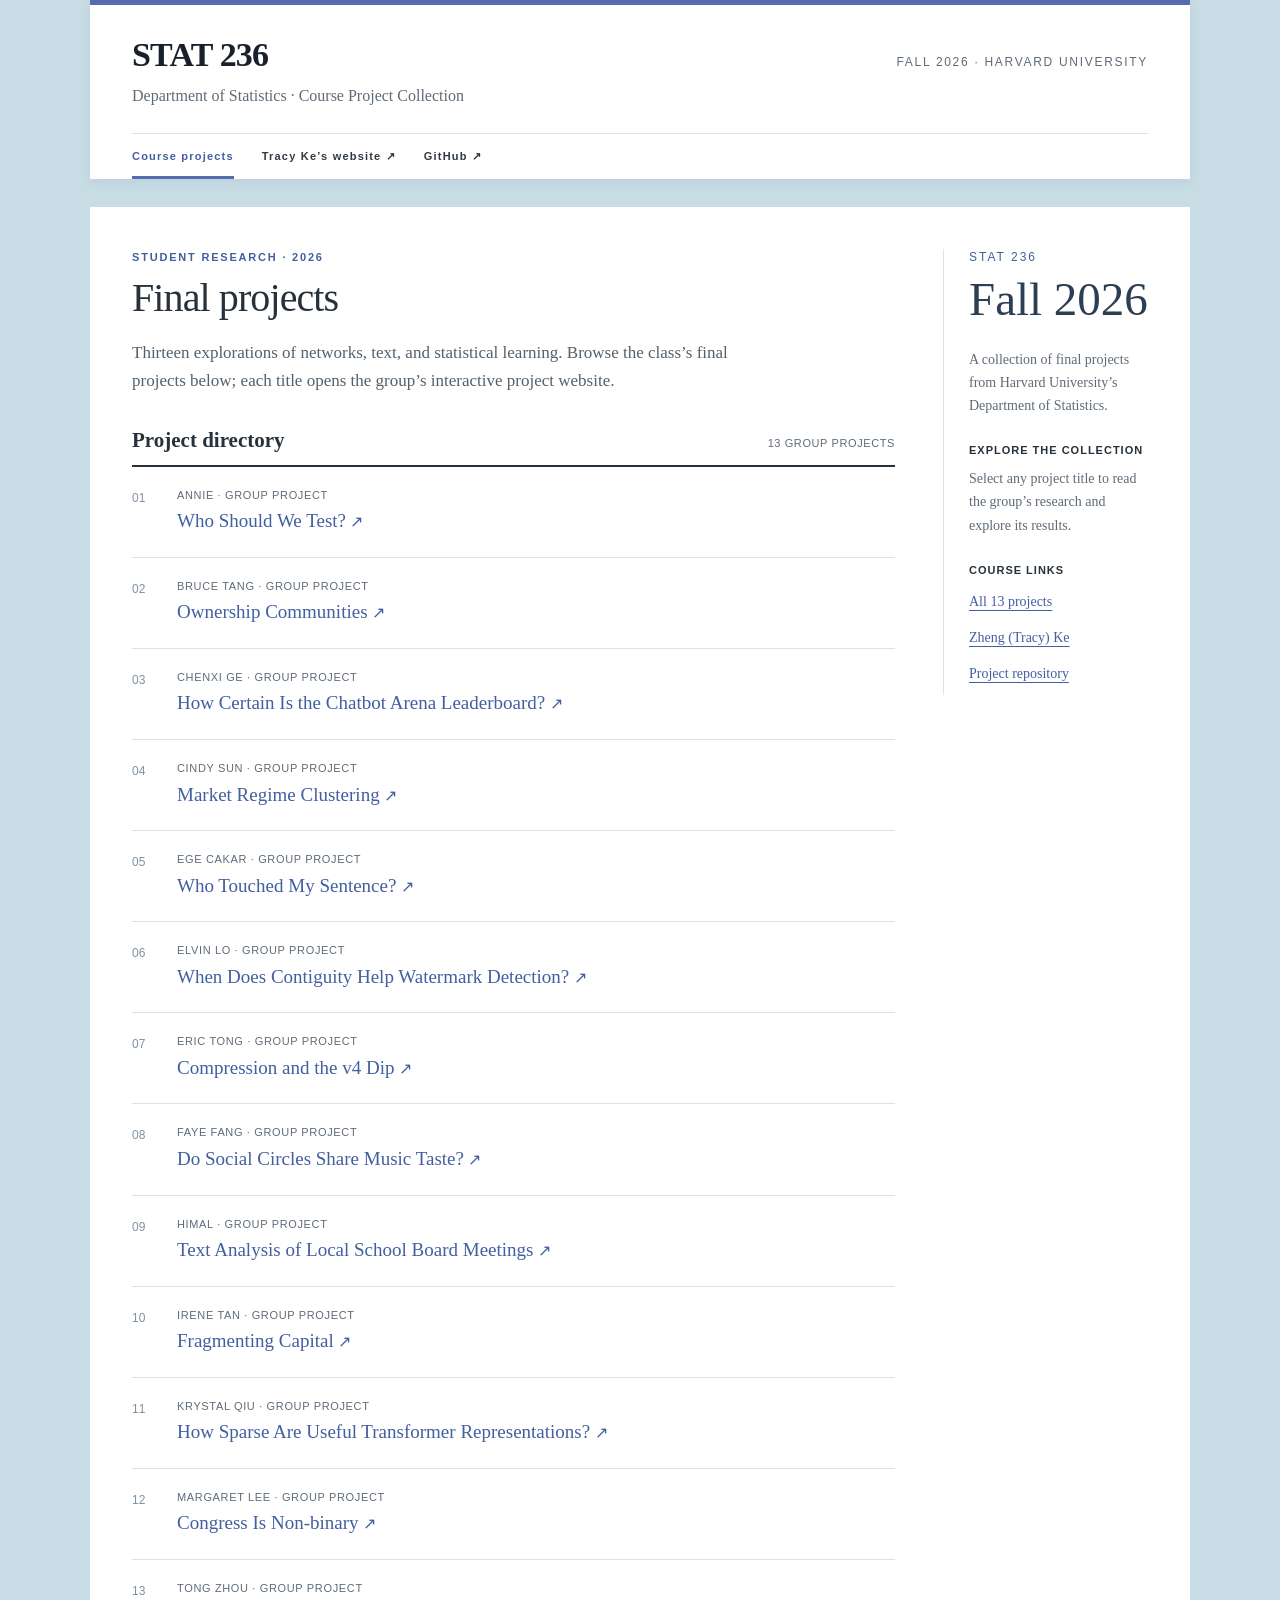
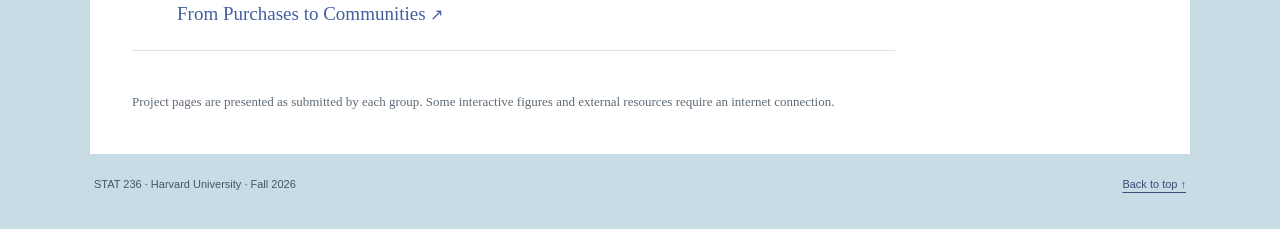
<file: index.html>
<!doctype html>
<html lang="en">
<head>
  <meta charset="utf-8">
  <meta name="viewport" content="width=device-width, initial-scale=1">
  <meta http-equiv="refresh" content="0; url=./course-link.html">
  <meta name="description" content="STAT 236 final project websites, Fall 2026, Harvard University.">
  <title>STAT 236 | Course Projects</title>
  <link rel="canonical" href="./course-link.html">
  <style>body{max-width:640px;margin:64px auto;padding:24px;font:18px/1.6 Georgia,serif;color:#26313b;background:#c7dce5}a{color:#425fa0}</style>
</head>
<body><h1>STAT 236 · Fall 2026</h1><p><a href="./course-link.html">Open the course project directory →</a></p></body>
</html>
</file>
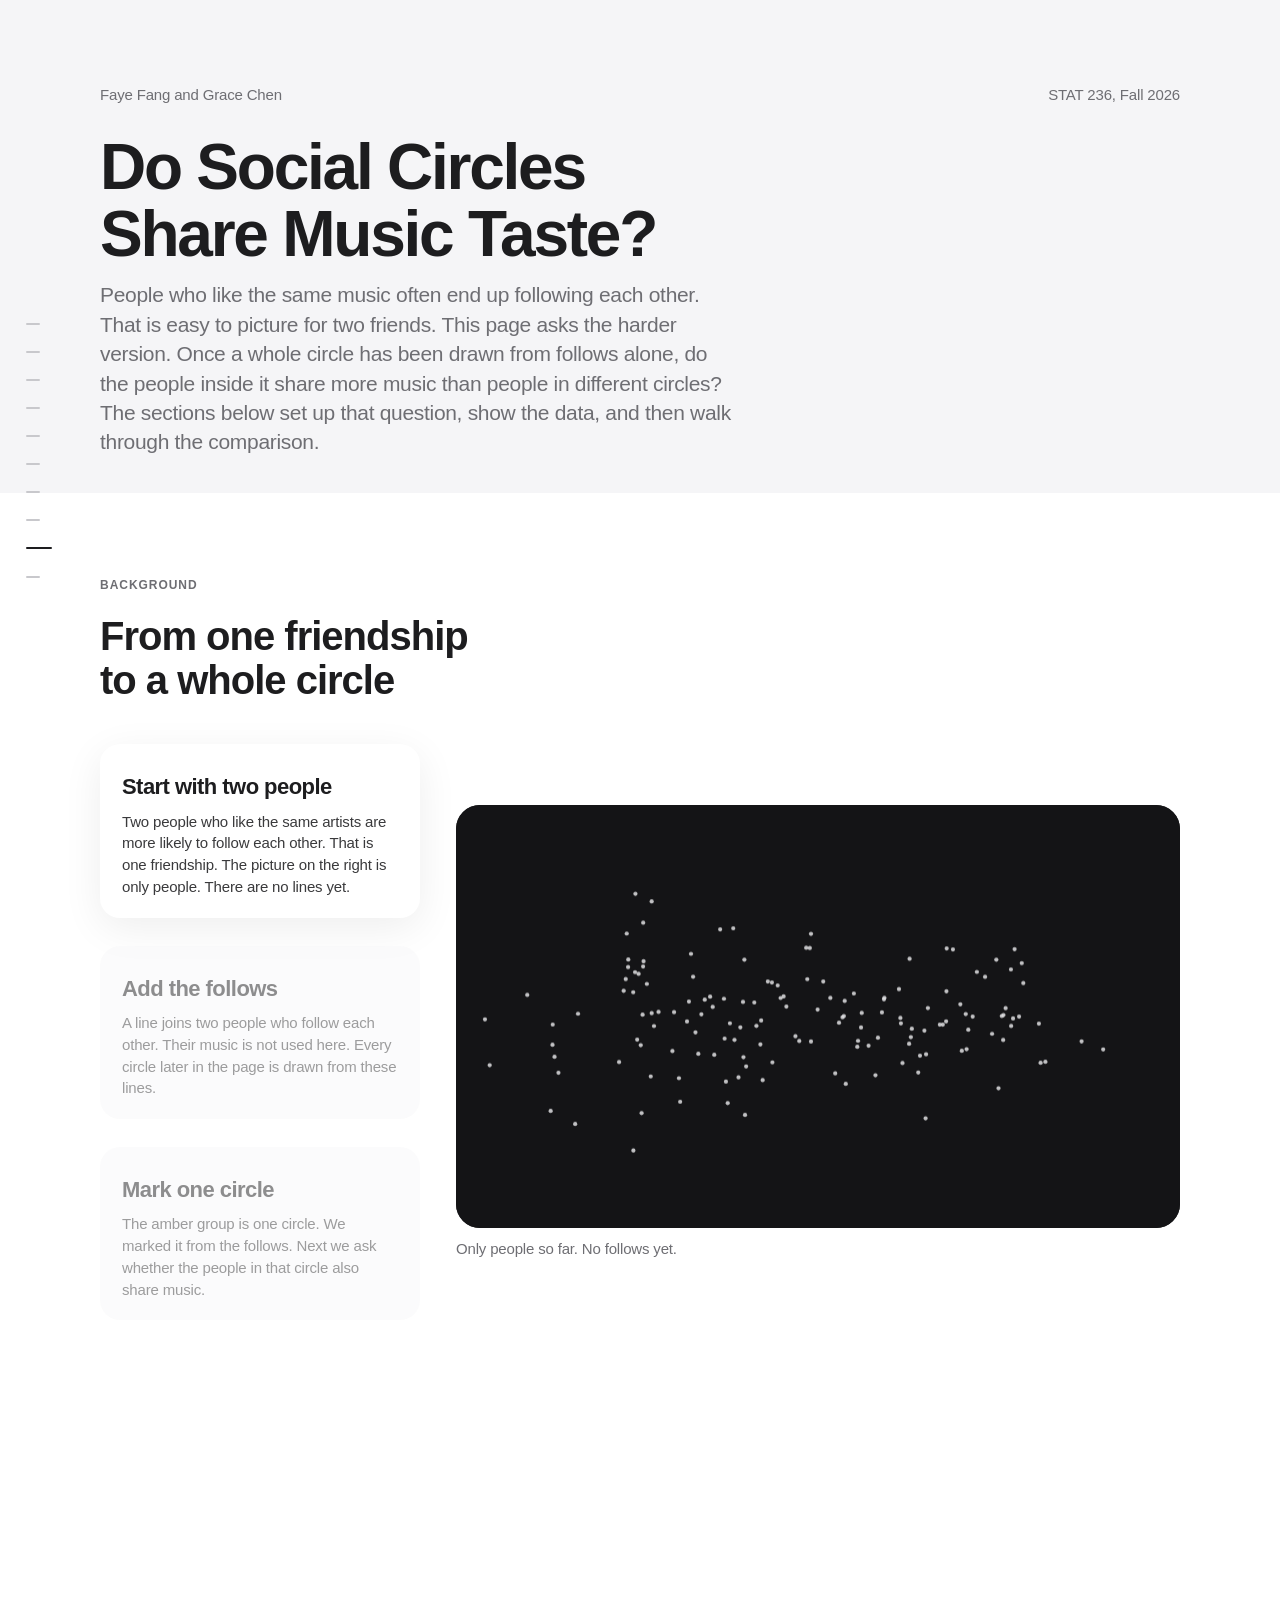
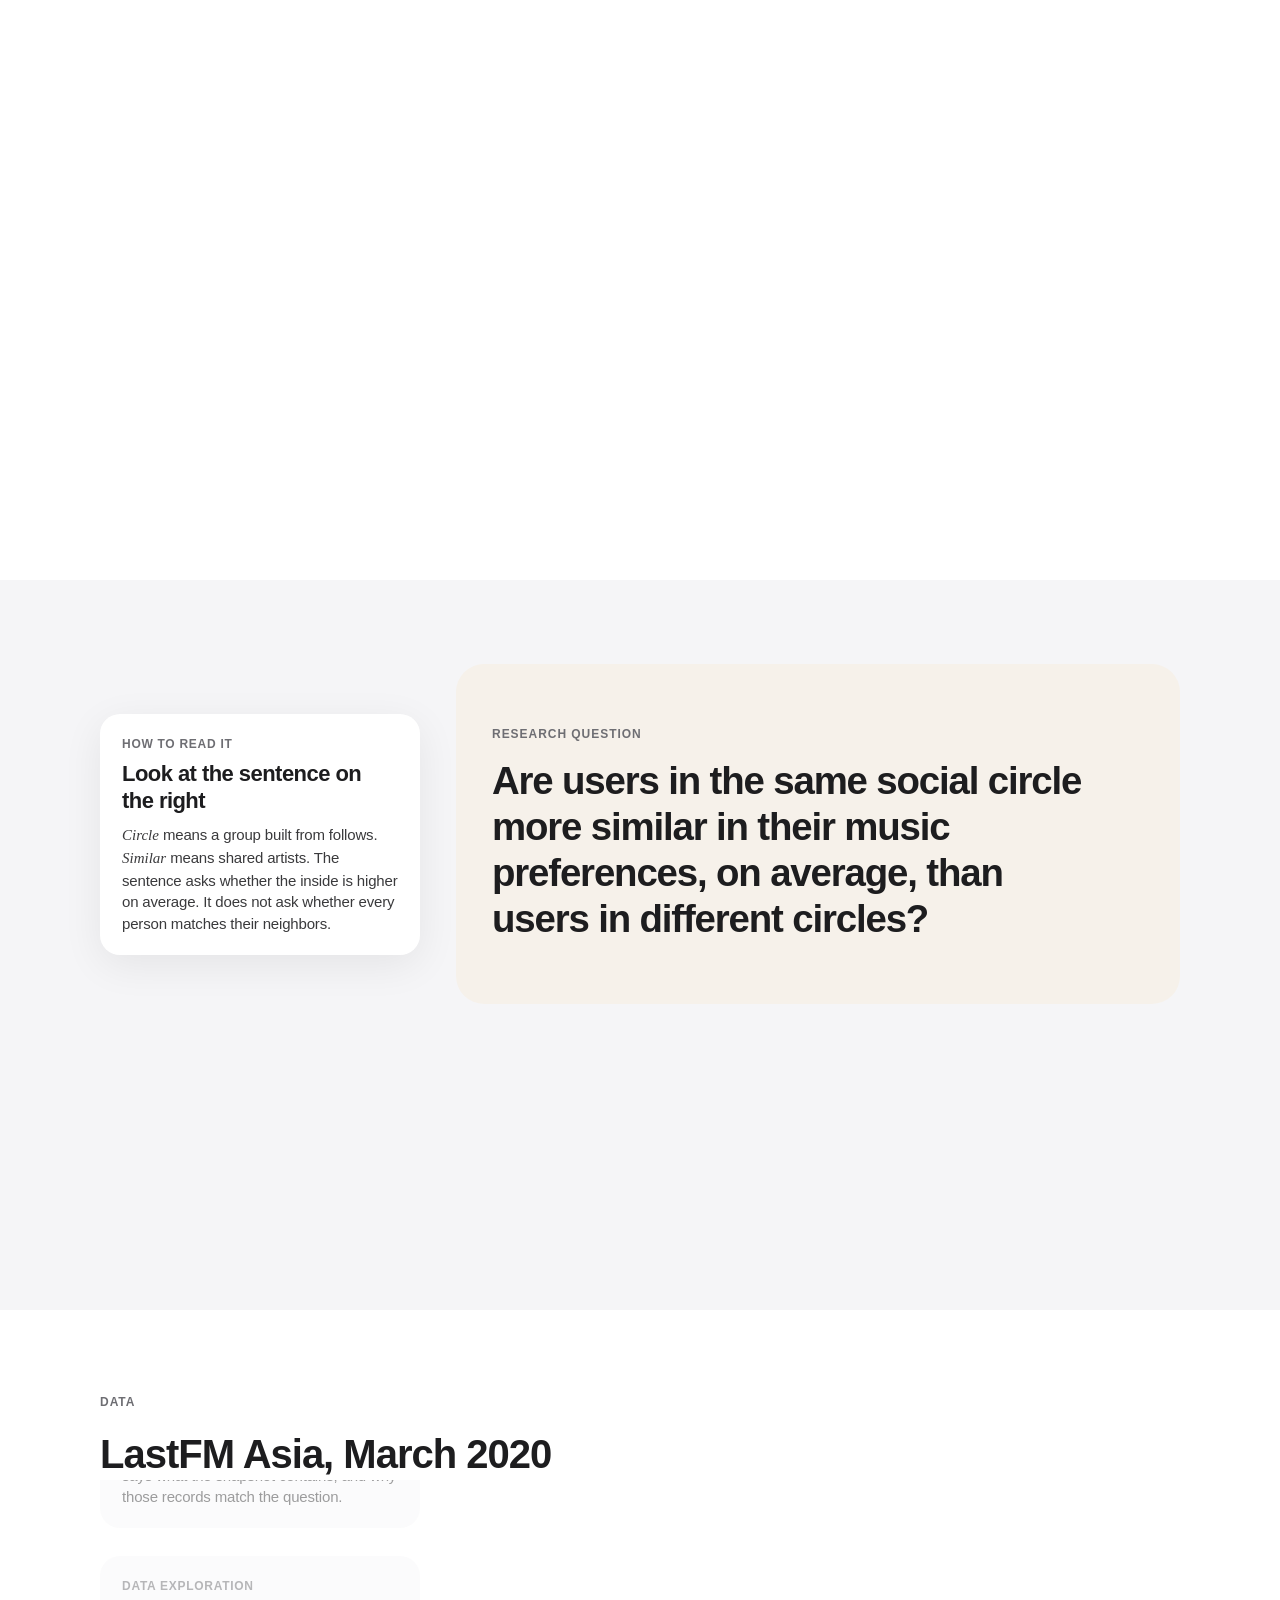
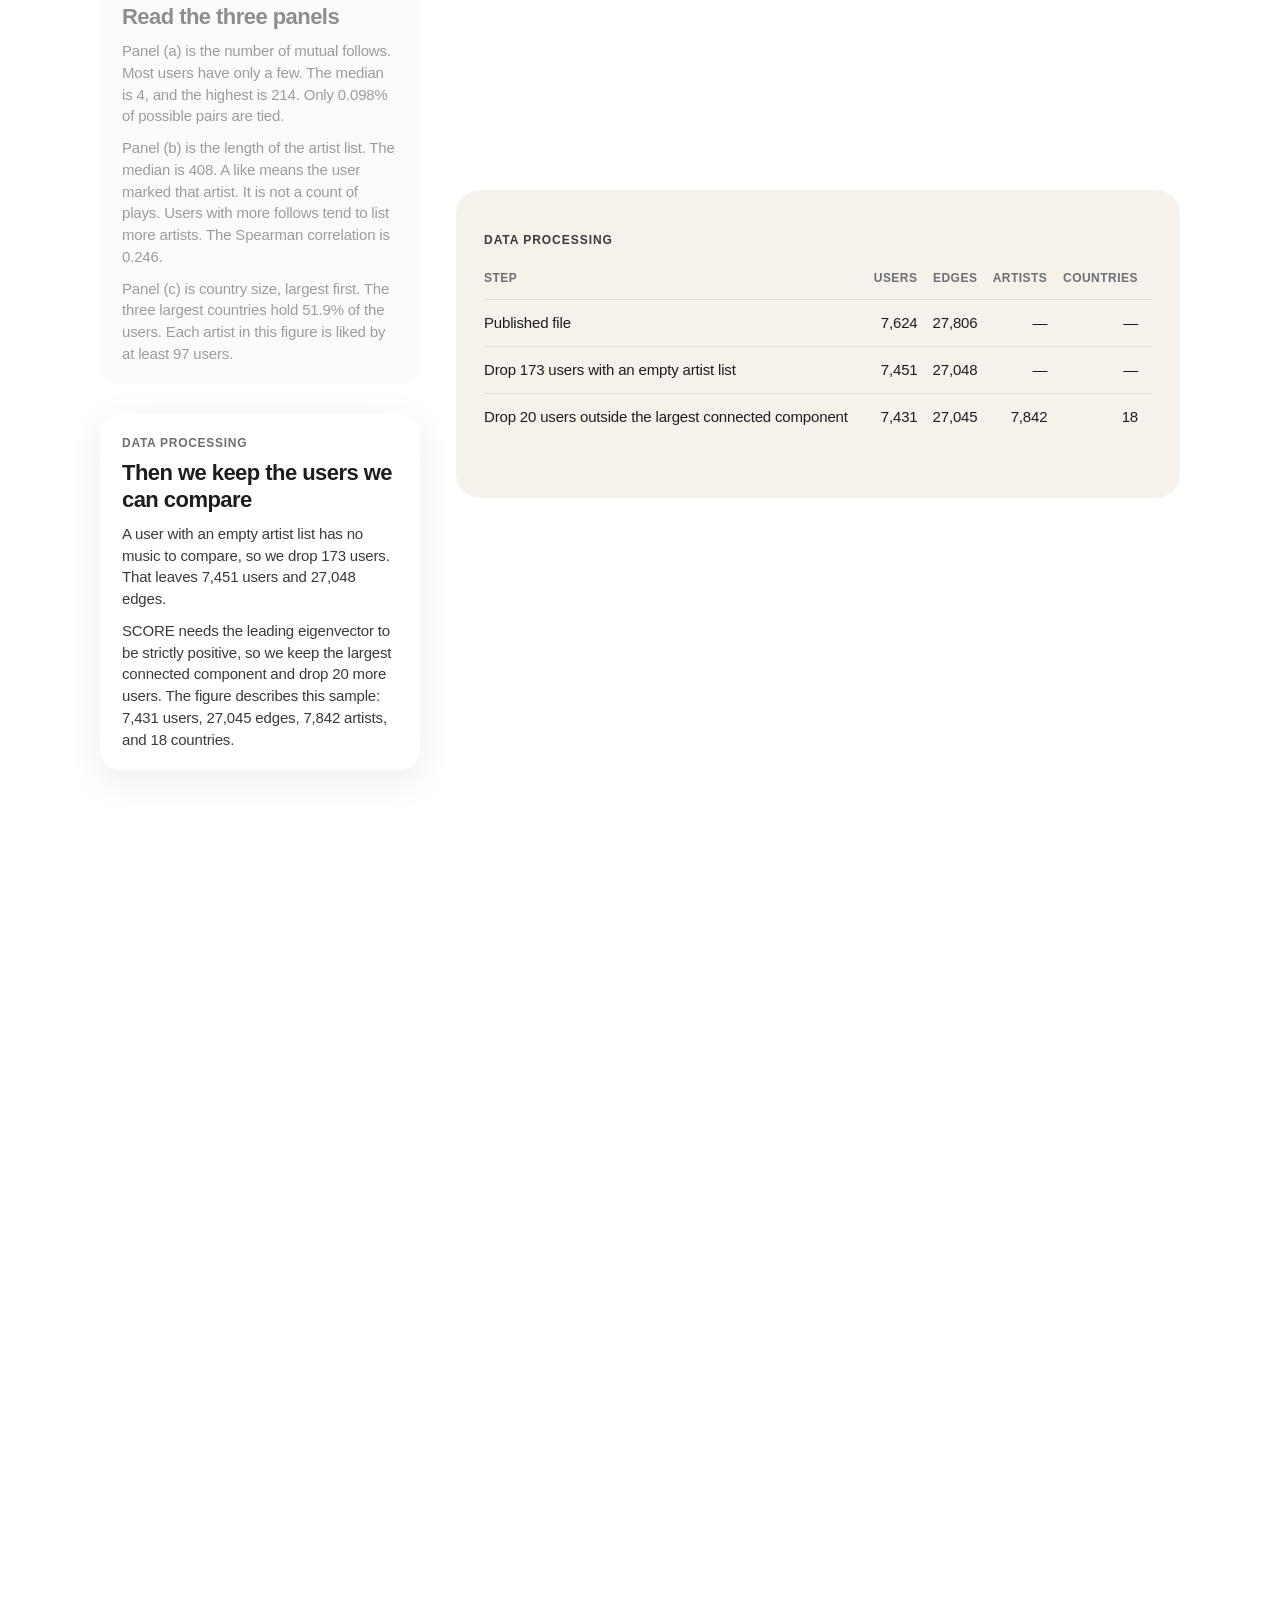
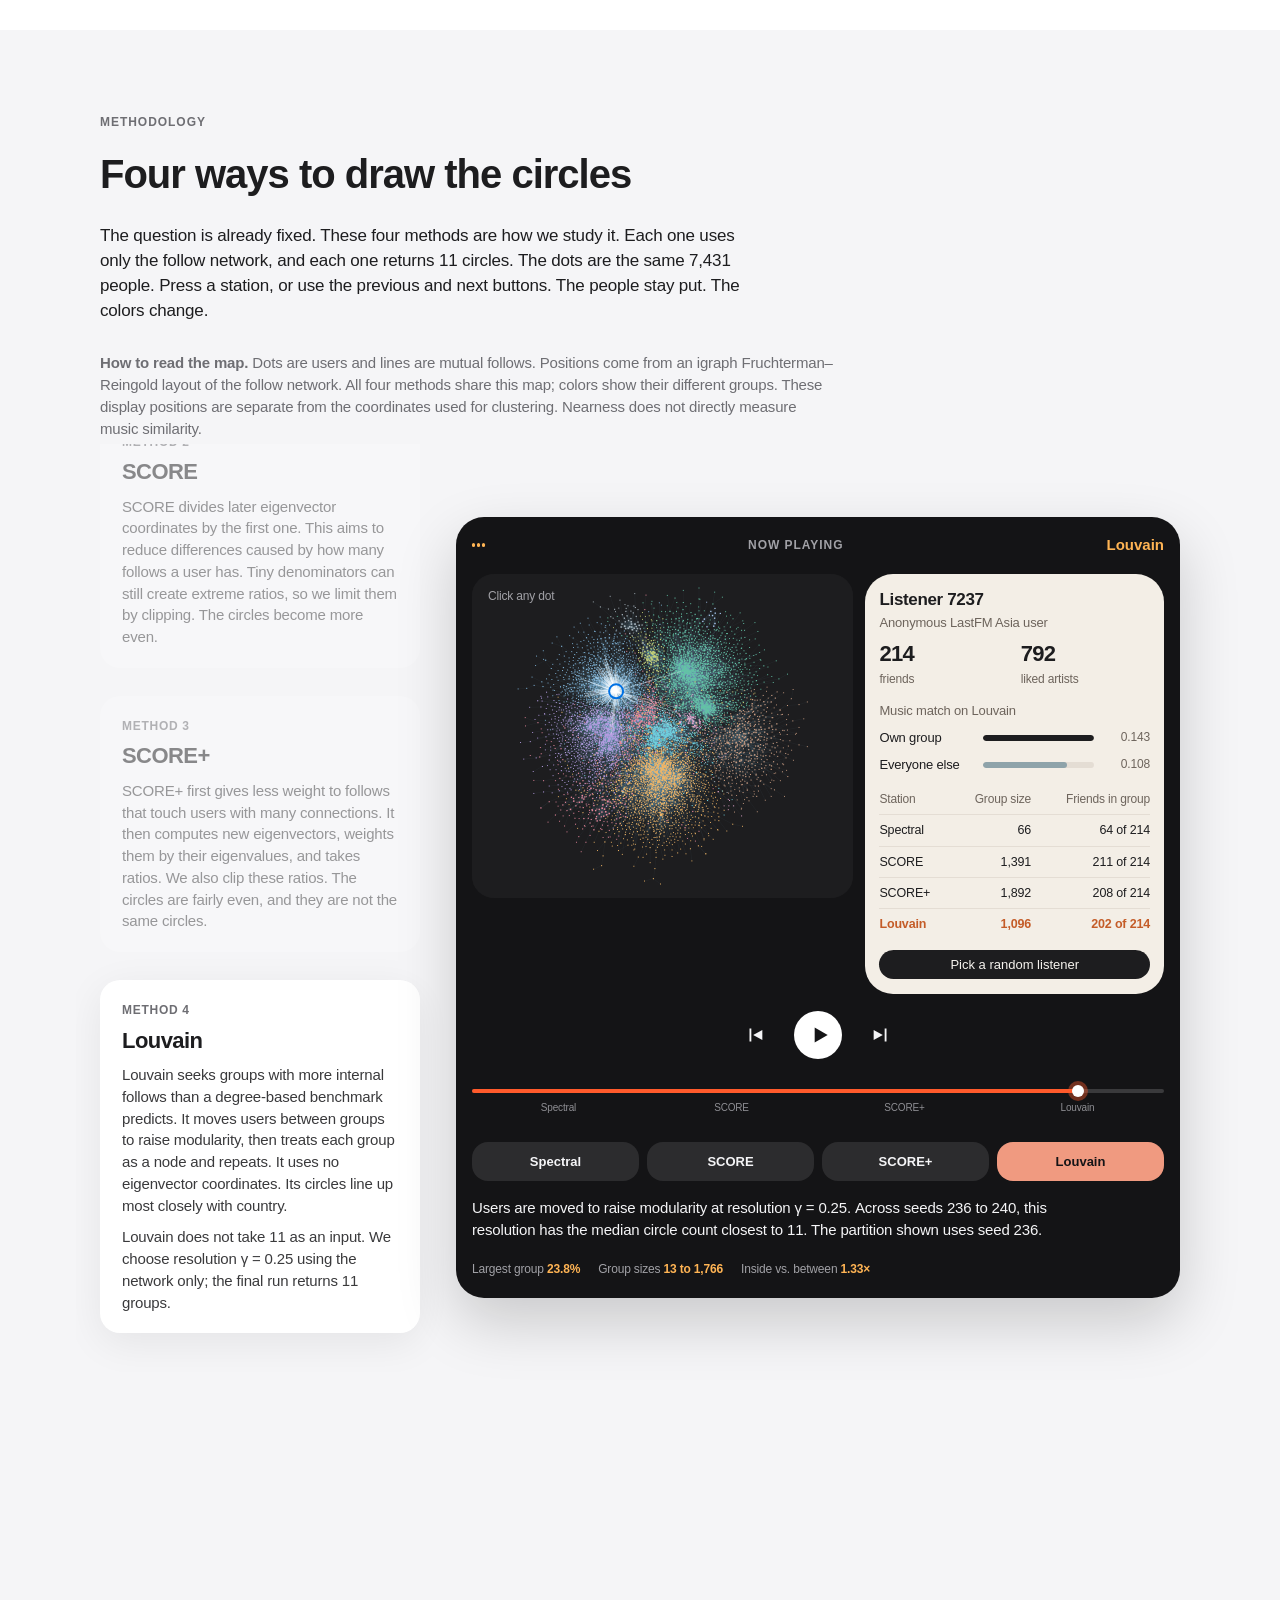
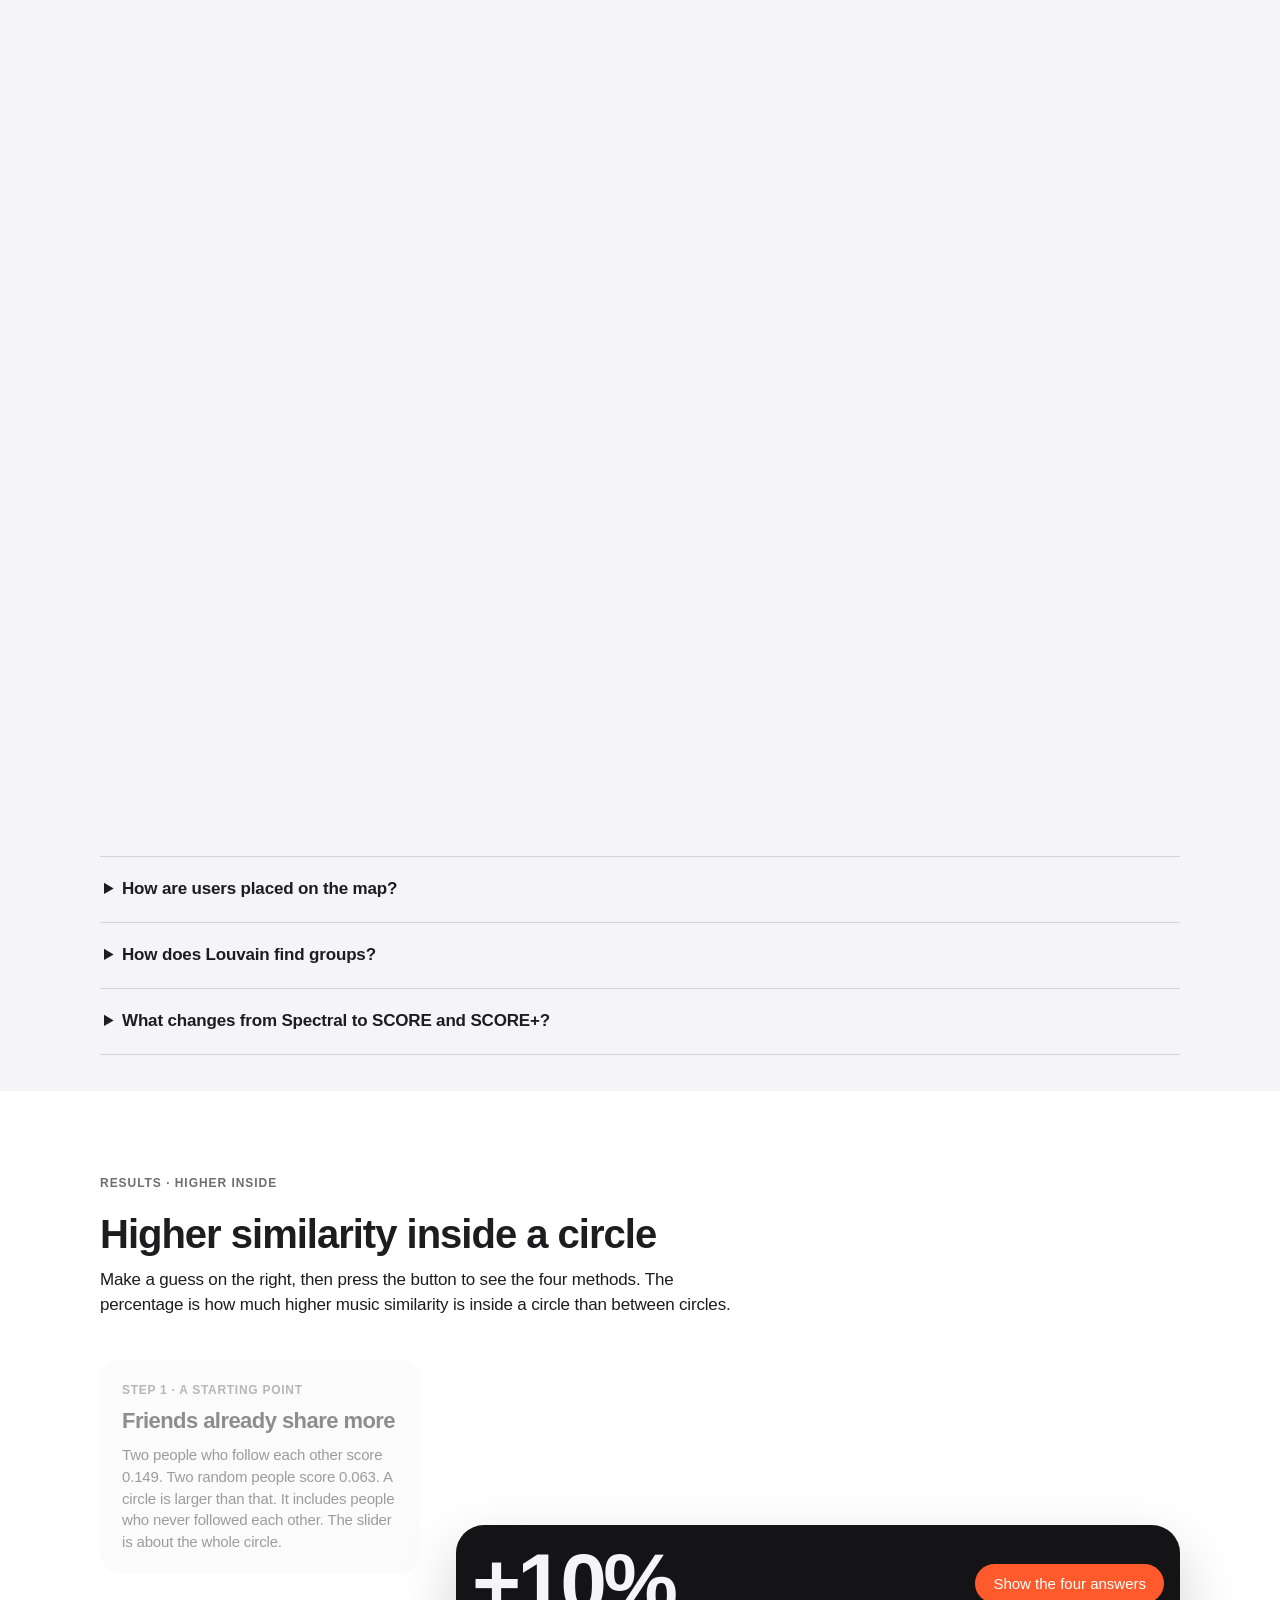
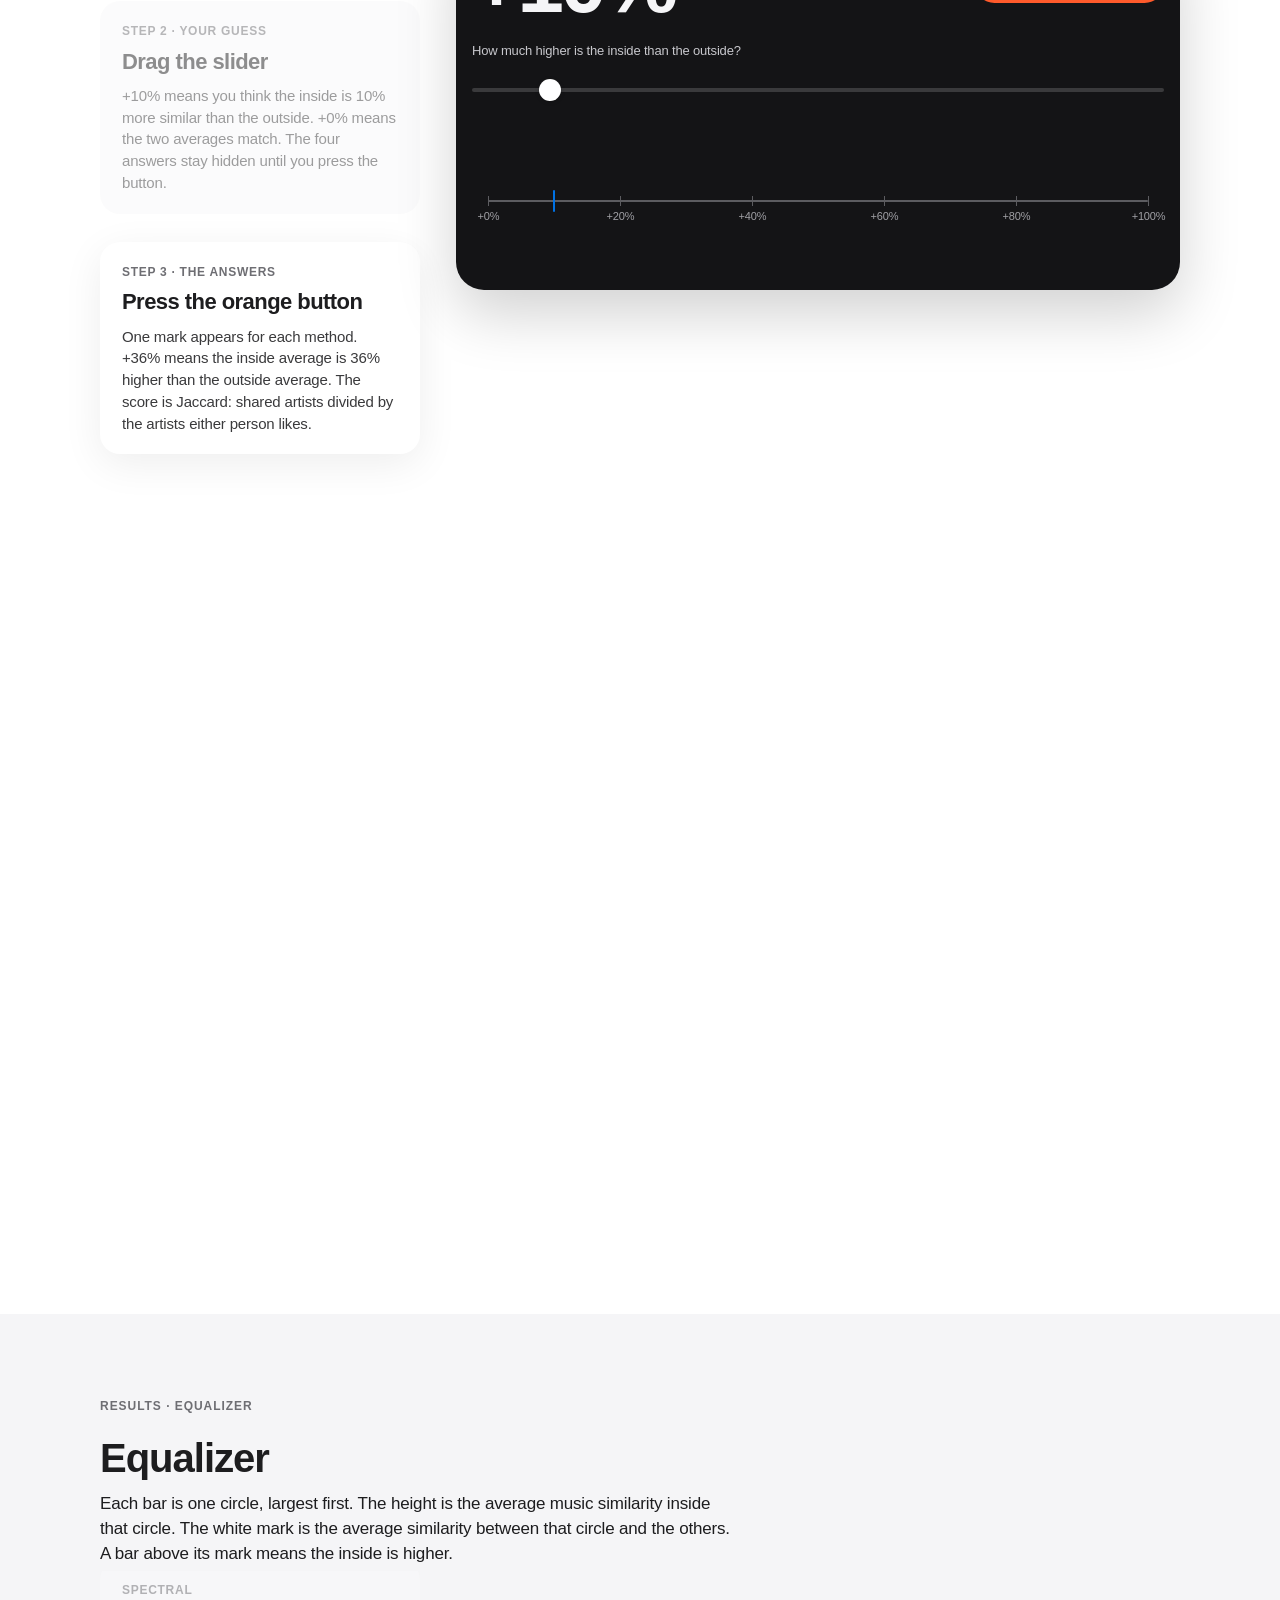
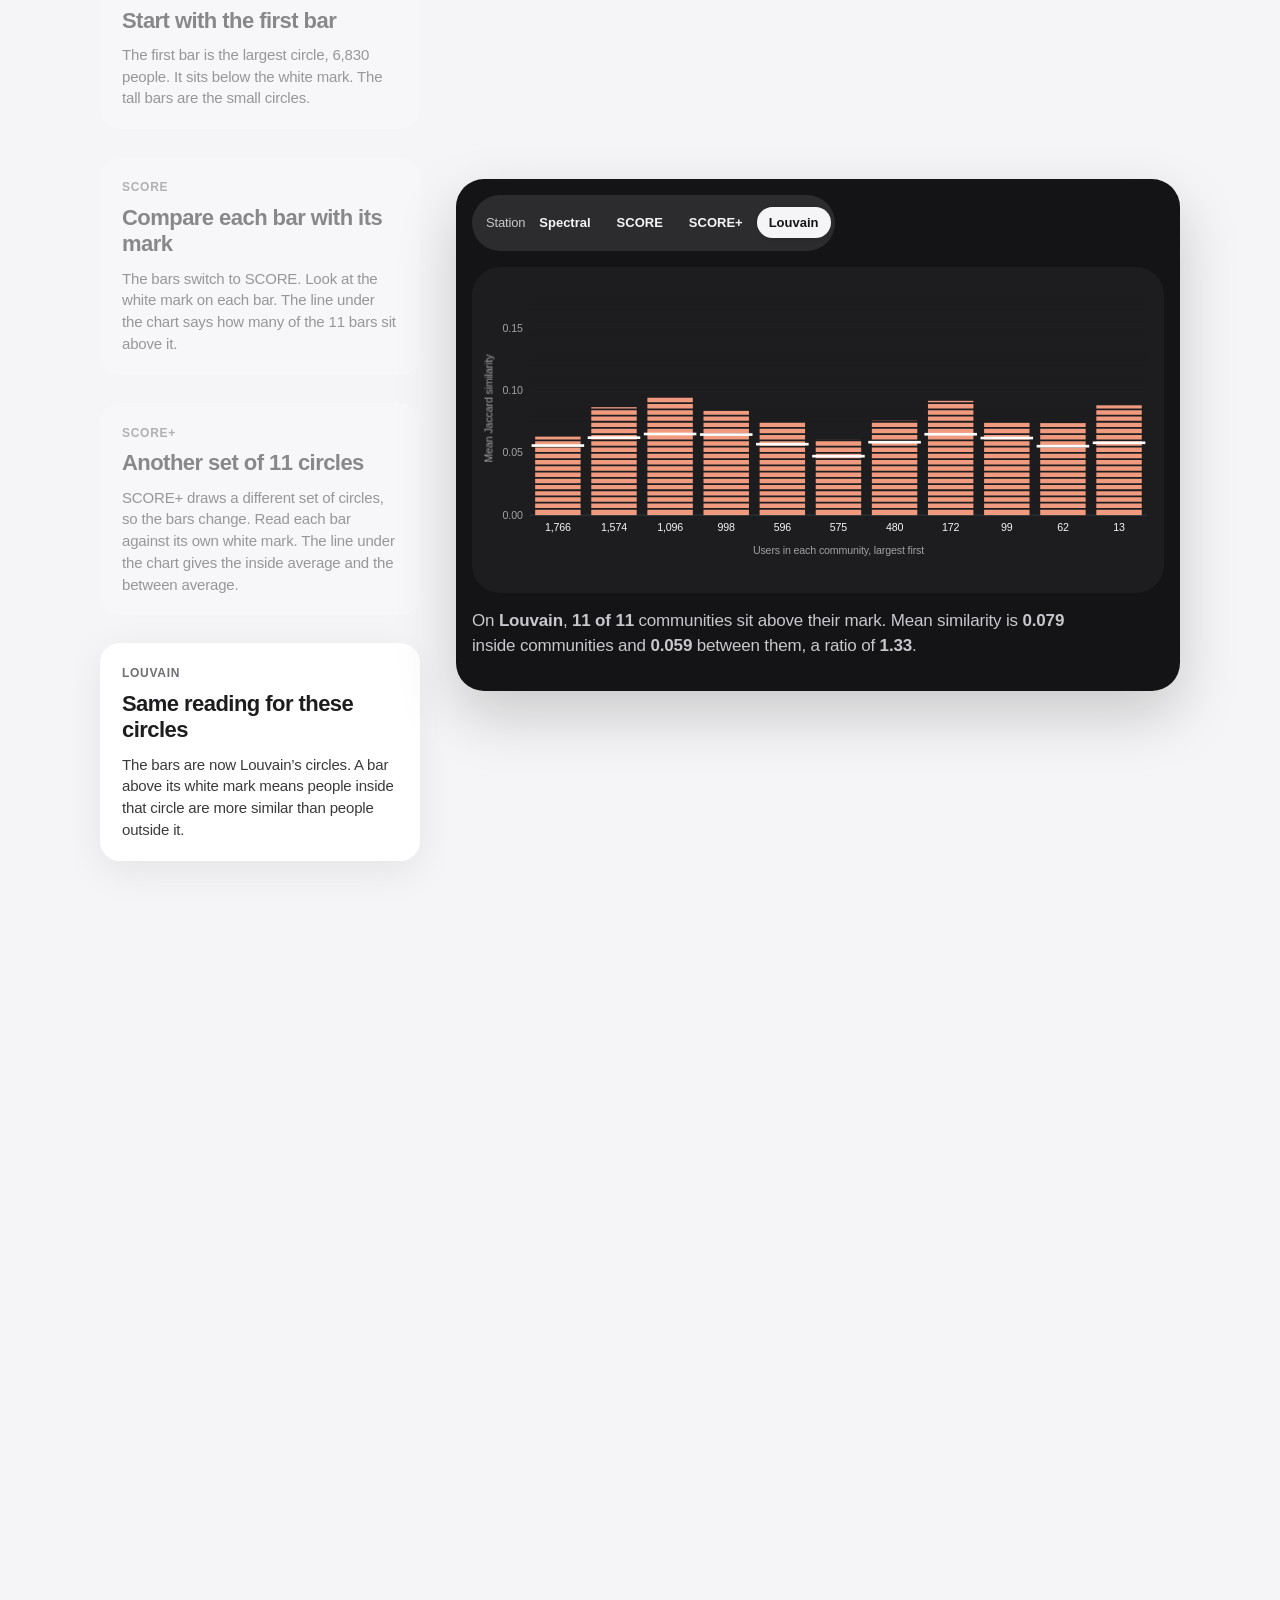
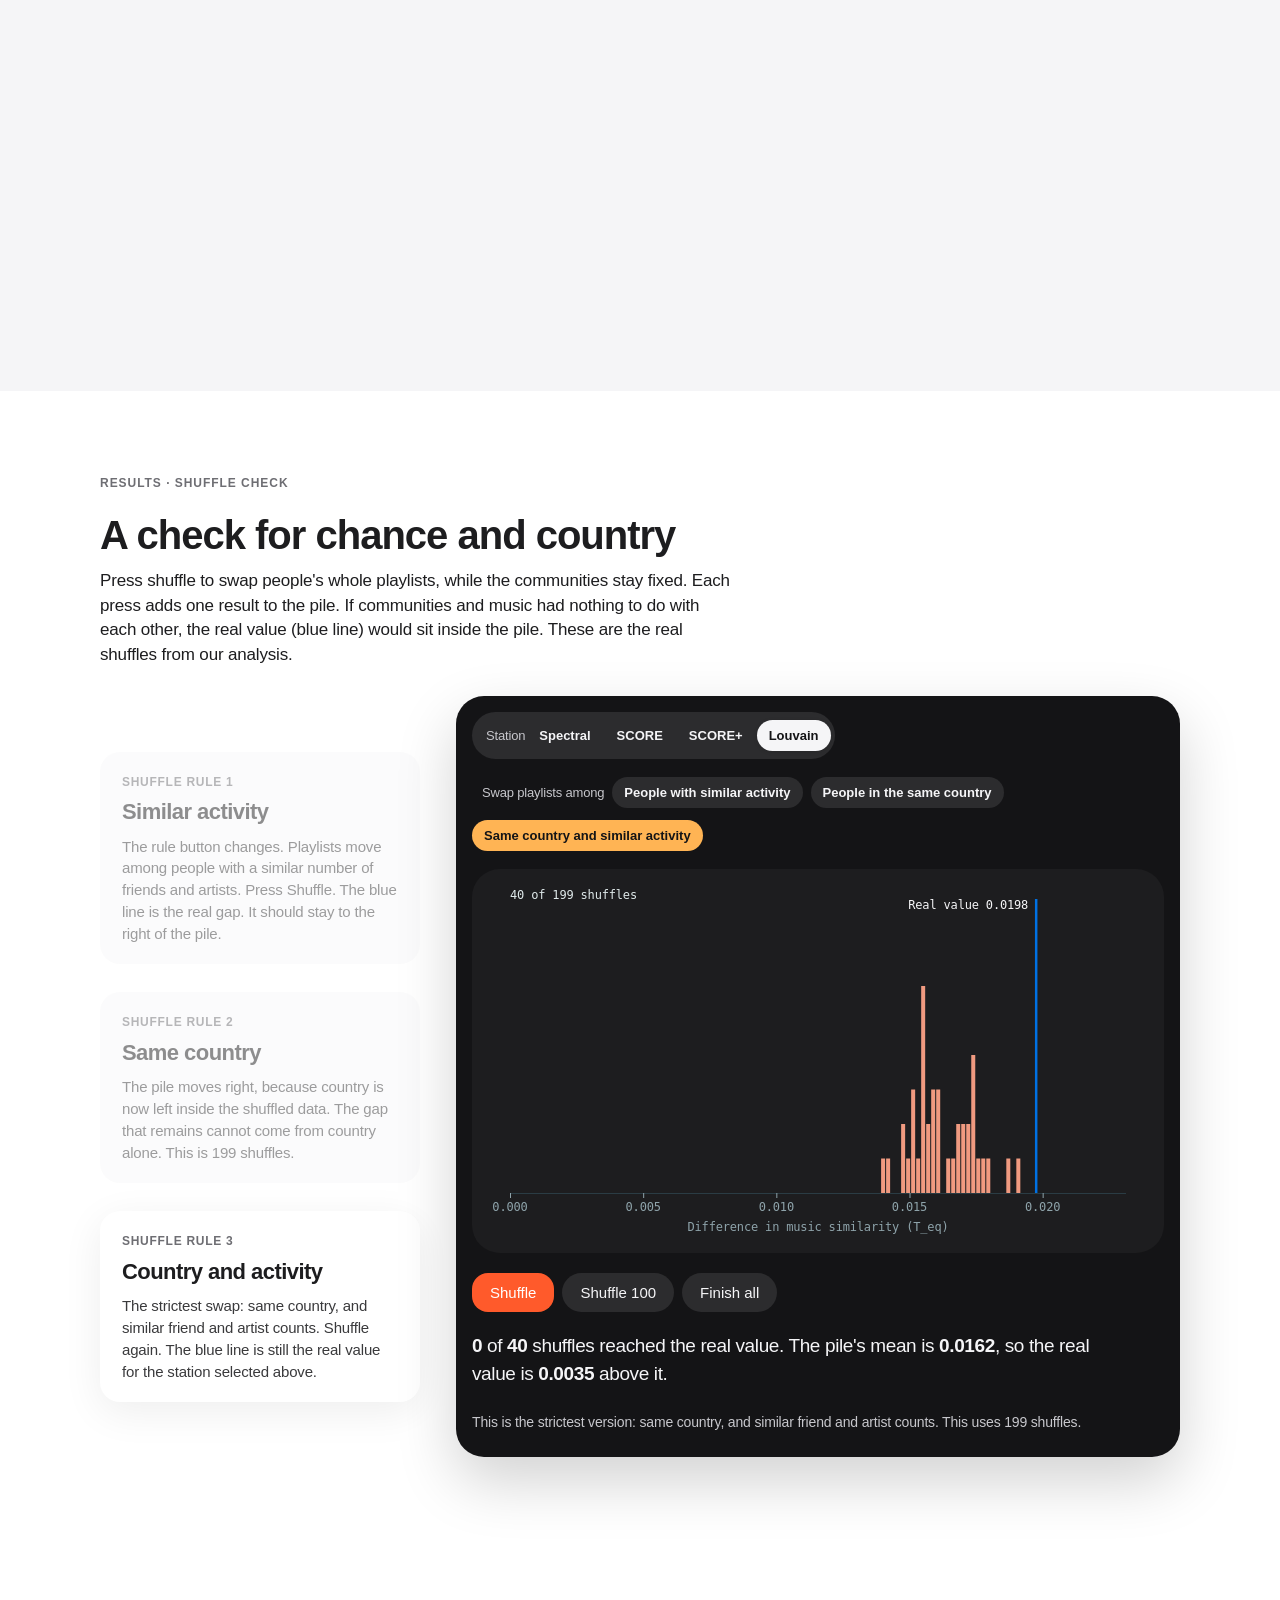
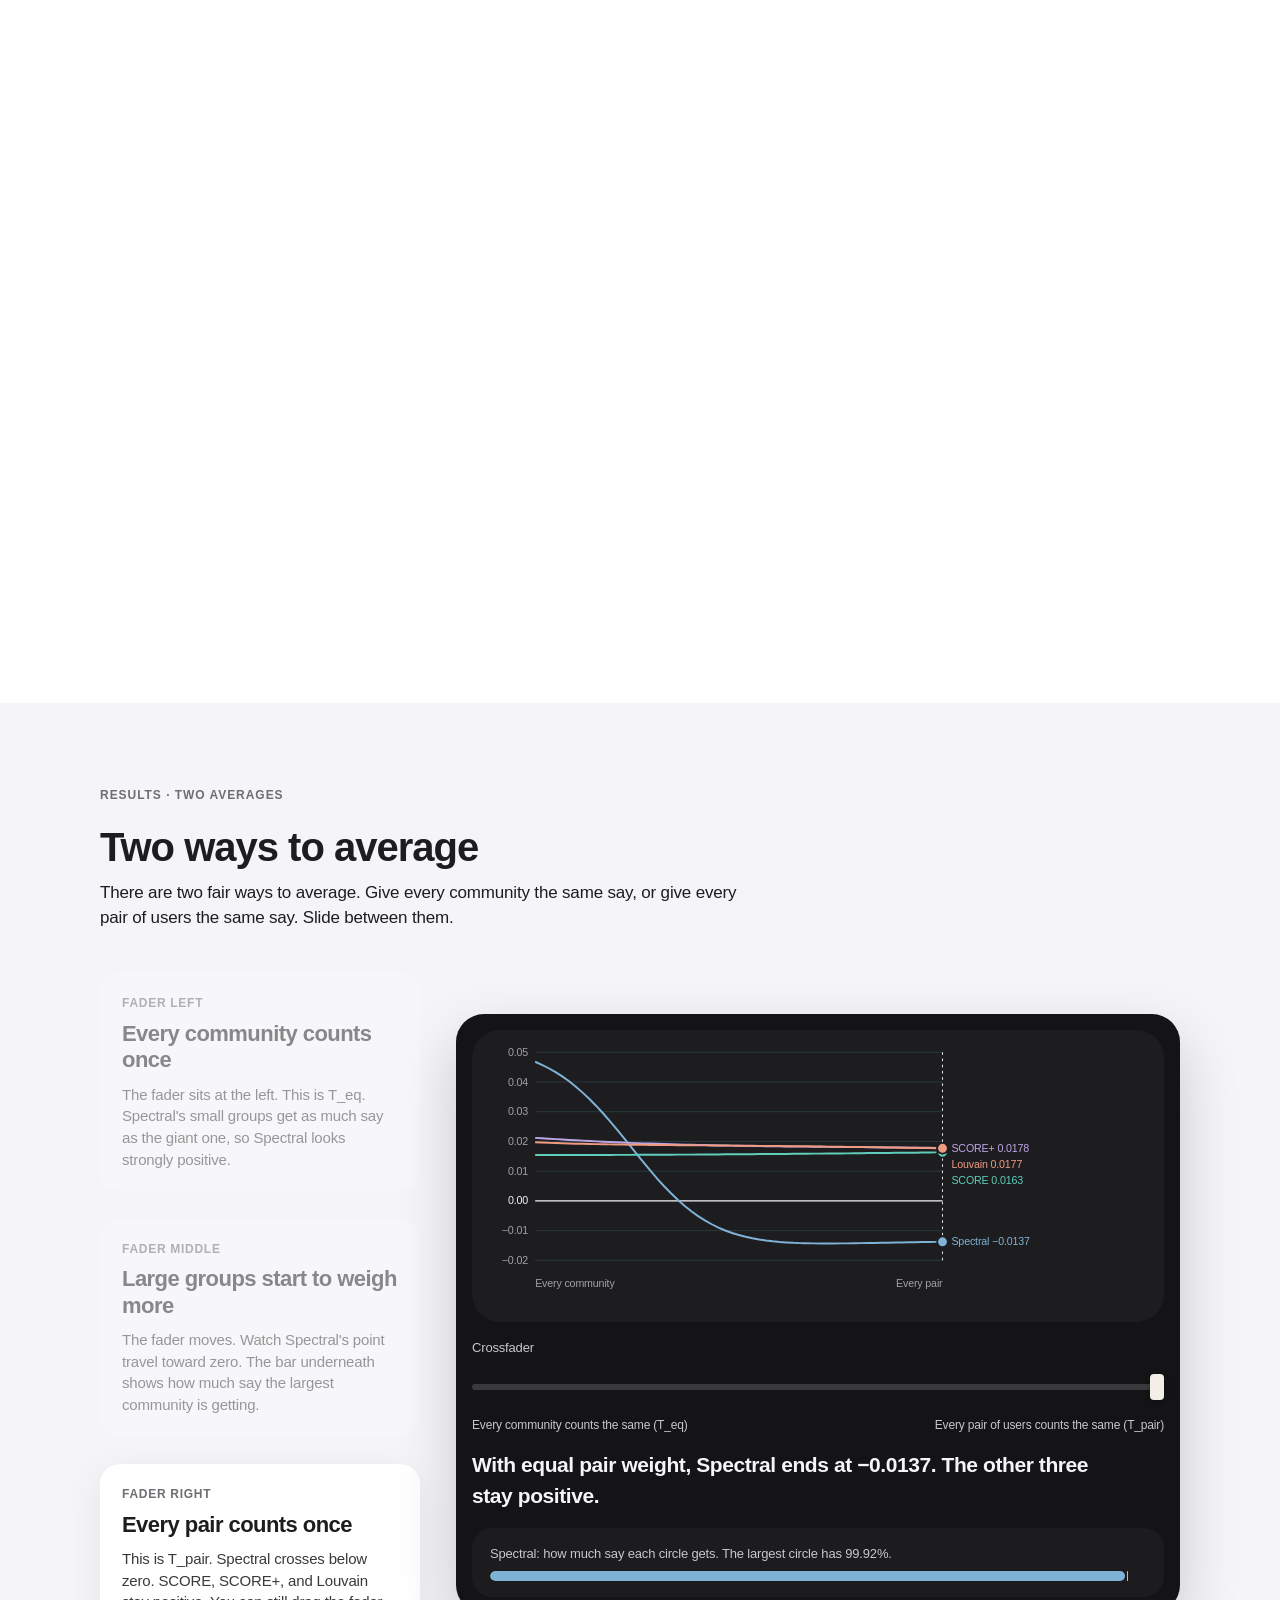
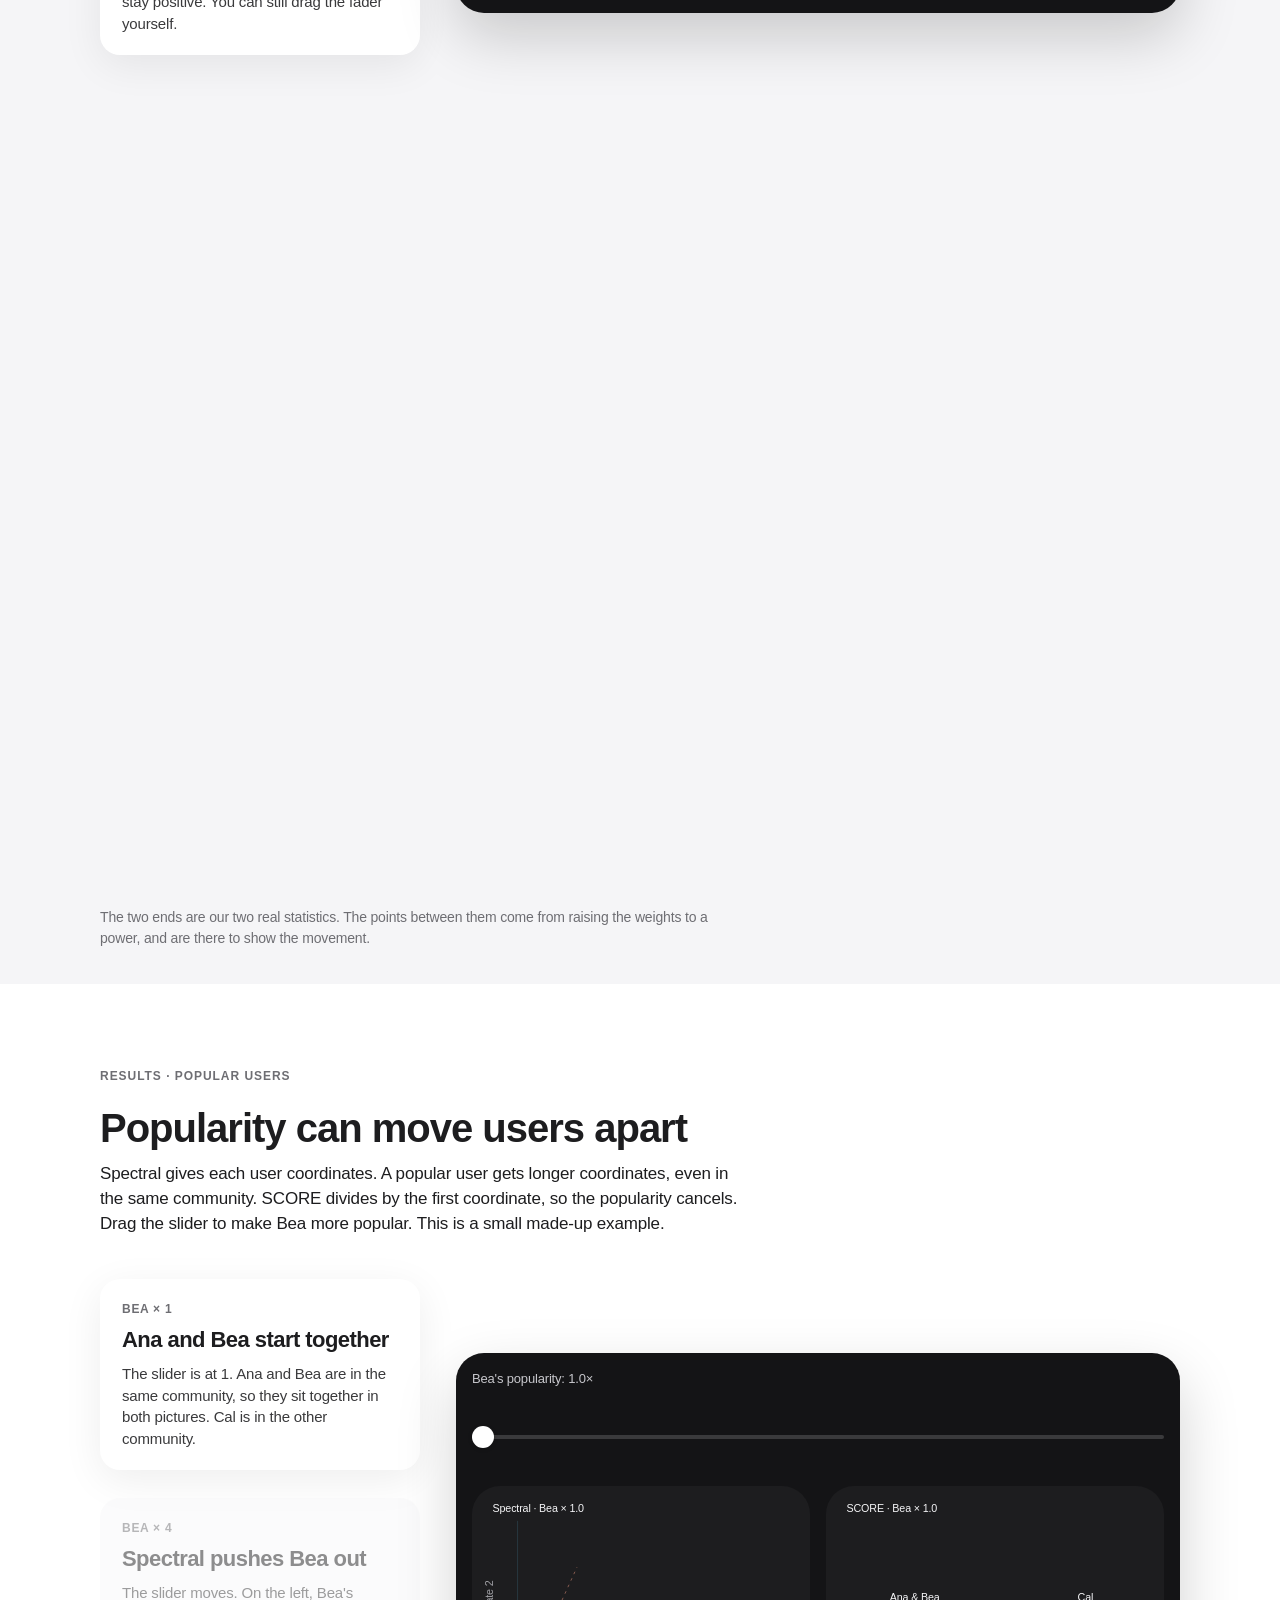
<file: FAYE_FANG/html/index.html>
<!doctype html>
<html lang="en">
<head>
<meta charset="utf-8">
<meta name="viewport" content="width=device-width, initial-scale=1, viewport-fit=cover">
<title>Do Social Circles Share Music Taste?</title>
<link rel="stylesheet" href="style.css">
</head>
<body>
<main class="rack">

<section class="unit" id="top">
  <div class="byline"><span>Faye Fang and Grace Chen</span><span>STAT 236, Fall 2026</span></div>
  <div class="head">
    <h1 id="title">Do Social Circles Share Music Taste?</h1>
    <p class="lede">People who like the same music often end up following each other. That is easy to picture for two friends. This page asks the harder version. Once a whole circle has been drawn from follows alone, do the people inside it share more music than people in different circles? The sections below set up that question, show the data, and then walk through the comparison.</p>
  </div>
</section>

<section class="unit" id="background">
  <div class="head">
    <div class="track">Background</div>
    <h2>From one friendship to a whole circle</h2>
  </div>
  <div class="scrolly" data-scrolly>
    <div class="scrolly-steps">
      <article class="step" data-sketch="0">
        <div class="step-card">
          <h3>Start with two people</h3>
          <p>Two people who like the same artists are more likely to follow each other. That is one friendship. The picture on the right is only people. There are no lines yet.</p>
        </div>
      </article>
      <article class="step" data-sketch="1">
        <div class="step-card">
          <h3>Add the follows</h3>
          <p>A line joins two people who follow each other. Their music is not used here. Every circle later in the page is drawn from these lines.</p>
        </div>
      </article>
      <article class="step" data-sketch="2">
        <div class="step-card">
          <h3>Mark one circle</h3>
          <p>The amber group is one circle. We marked it from the follows. Next we ask whether the people in that circle also share music.</p>
        </div>
      </article>
    </div>
    <div class="scrolly-graphic frame">
      <canvas id="sketch" width="720" height="420" role="img" aria-label="Listeners as a dot cluster. Follows appear, then one circle is marked."></canvas>
      <p class="frame-note" id="sketchNote"></p>
    </div>
  </div>
</section>

<section class="unit" id="question">
  <div class="scrolly" data-scrolly>
    <div class="scrolly-steps">
      <article class="step" data-q="0">
        <div class="step-card">
          <div class="step-n">How to read it</div>
          <h3>Look at the sentence on the right</h3>
          <p><span class="term">Circle</span> means a group built from follows. <span class="term">Similar</span> means shared artists. The sentence asks whether the inside is higher on average. It does not ask whether every person matches their neighbors.</p>
        </div>
      </article>
    </div>
    <div class="scrolly-graphic q-panel" id="qpanel" aria-live="polite"></div>
  </div>
</section>

<section class="unit" id="data">
  <div class="head">
    <div class="track">Data</div>
    <h2>LastFM Asia, March 2020</h2>
  </div>
  <div class="scrolly" data-scrolly>
    <div class="scrolly-steps">
      <article class="step" data-shot="0">
        <div class="step-card">
          <div class="step-n">The file</div>
          <h3>Open the public snapshot</h3>
          <p>The link on the right is the public file we started from. Read the note under it. It says what the snapshot contains, and why those records match the question.</p>
        </div>
      </article>
      <article class="step" data-shot="1">
        <div class="step-card">
          <div class="step-n">Data exploration</div>
          <h3>Read the three panels</h3>
          <p>Panel (a) is the number of mutual follows. Most users have only a few. The median is 4, and the highest is 214. Only 0.098% of possible pairs are tied.</p>
          <p>Panel (b) is the length of the artist list. The median is 408. A like means the user marked that artist. It is not a count of plays. Users with more follows tend to list more artists. The Spearman correlation is 0.246.</p>
          <p>Panel (c) is country size, largest first. The three largest countries hold 51.9% of the users. Each artist in this figure is liked by at least 97 users.</p>
        </div>
      </article>
      <article class="step" data-shot="2">
        <div class="step-card">
          <div class="step-n">Data processing</div>
          <h3>Then we keep the users we can compare</h3>
          <p>A user with an empty artist list has no music to compare, so we drop 173 users. That leaves 7,451 users and 27,048 edges.</p>
          <p>SCORE needs the leading eigenvector to be strictly positive, so we keep the largest connected component and drop 20 more users. The figure describes this sample: 7,431 users, 27,045 edges, 7,842 artists, and 18 countries.</p>
        </div>
      </article>
    </div>
    <div class="scrolly-graphic frame" id="dataStage">
      <div class="shot" data-shot-panel="0">
        <p class="shot-kicker">Dataset</p>
        <a class="shot-link" href="https://snap.stanford.edu/data/feather-lastfm-social.html">LastFM Asia social network, SNAP</a>
        <p>Rozemberczki and Sarkar, 2020. A March 2020 snapshot from the public API. Each user has mutual follows, a list of liked artists, and an anonymized country. If two users follow each other, that pair is a tie. The published file has 7,624 users and 27,806 mutual follows.</p>
        <p>The same users carry both records, so the file matches the question. Follows can draw the circles. Artist lists can compare the music afterward. Country stays out of the grouping and is kept for a separate check.</p>
      </div>
      <figure class="shot" data-shot-panel="1" hidden>
        <div class="shot-frame">
          <img src="figures/data_summary.png" alt="Three panels: degree distribution, liked artists per user, and country size.">
        </div>
        <figcaption>(a) How many users have at least this many follows. (b) Artists per user. The dashed line is the median, 408. (c) Users per country, largest first.</figcaption>
      </figure>
      <div class="shot" data-shot-panel="2" hidden>
        <p class="shot-kicker">Data processing</p>
        <table class="process">
          <thead>
            <tr><th>Step</th><th>Users</th><th>Edges</th><th>Artists</th><th>Countries</th></tr>
          </thead>
          <tbody>
            <tr><td>Published file</td><td>7,624</td><td>27,806</td><td>—</td><td>—</td></tr>
            <tr><td>Drop 173 users with an empty artist list</td><td>7,451</td><td>27,048</td><td>—</td><td>—</td></tr>
            <tr><td>Drop 20 users outside the largest connected component</td><td>7,431</td><td>27,045</td><td>7,842</td><td>18</td></tr>
          </tbody>
        </table>
      </div>
    </div>
  </div>
</section>

<section class="unit" id="circles" aria-labelledby="circles-title">
  <div class="head">
    <div class="track">Methodology</div>
    <h2 id="circles-title">Four ways to draw the circles</h2>
  </div>
  <p>The question is already fixed. These four methods are how we study it. Each one uses only the follow network, and each one returns 11 circles. The dots are the same 7,431 people. Press a station, or use the previous and next buttons. The people stay put. The colors change.</p>
  <p class="frame-note"><strong>How to read the map.</strong> Dots are users and lines are mutual follows. Positions come from an igraph Fruchterman–Reingold layout of the follow network. All four methods share this map; colors show their different groups. These display positions are separate from the coordinates used for clustering. Nearness does not directly measure music similarity.</p>
  <div class="scrolly" data-scrolly>
    <div class="scrolly-steps">
      <article class="step" data-station="Spectral">
        <div class="step-card">
          <div class="step-n">Method 1</div>
          <h3>Spectral</h3>
          <p>Spectral reads the mutual follows directly and does not adjust for who is popular. On this network almost everyone lands in one circle. Ten small circles gather many of the most-followed users.</p>
        </div>
      </article>
      <article class="step" data-station="SCORE">
        <div class="step-card">
          <div class="step-n">Method 2</div>
          <h3>SCORE</h3>
          <p>SCORE divides later eigenvector coordinates by the first one. This aims to reduce differences caused by how many follows a user has. Tiny denominators can still create extreme ratios, so we limit them by clipping. The circles become more even.</p>
        </div>
      </article>
      <article class="step" data-station="SCORE+">
        <div class="step-card">
          <div class="step-n">Method 3</div>
          <h3>SCORE+</h3>
          <p>SCORE+ first gives less weight to follows that touch users with many connections. It then computes new eigenvectors, weights them by their eigenvalues, and takes ratios. We also clip these ratios. The circles are fairly even, and they are not the same circles.</p>
        </div>
      </article>
      <article class="step" data-station="Louvain">
        <div class="step-card">
          <div class="step-n">Method 4</div>
          <h3>Louvain</h3>
          <p>Louvain seeks groups with more internal follows than a degree-based benchmark predicts. It moves users between groups to raise modularity, then treats each group as a node and repeats. It uses no eigenvector coordinates. Its circles line up most closely with country.</p>
          <p>Louvain does not take 11 as an input. We choose resolution γ = 0.25 using the network only; the final run returns 11 groups.</p>
        </div>
      </article>
    </div>
    <div class="scrolly-graphic deck">
      <div class="player-top"><span class="eq-live" aria-hidden="true"><i></i><i></i><i></i></span><span>Now playing</span><b id="nowName">Spectral</b></div>
      <div class="hero-grid">
        <div class="screen net-wrap">
          <canvas id="net" tabindex="0" role="img" aria-label="Network of 7,431 LastFM Asia users, colored by community for the selected method. Click a dot to see that user."></canvas>
          <div class="net-label">Click any dot</div>
          <div class="net-tip" id="tip" hidden></div>
        </div>
        <div class="screen card" id="card" aria-live="polite"></div>
      </div>
      <div class="transport">
        <button class="transport-btn" type="button" data-skip="-1" aria-label="Previous station"><svg viewBox="0 0 24 24" aria-hidden="true"><path d="M6 5h2v14H6zM20 6.5v11L10 12z"/></svg></button>
        <button class="transport-btn play" type="button" id="playBtn" aria-label="Replay this station"><svg viewBox="0 0 24 24" aria-hidden="true"><path d="M8 5v14l12-7z"/></svg></button>
        <button class="transport-btn" type="button" data-skip="1" aria-label="Next station"><svg viewBox="0 0 24 24" aria-hidden="true"><path d="M16 5h2v14h-2zM4 6.5v11L14 12z"/></svg></button>
      </div>
      <div class="dial" aria-hidden="true">
        <div class="dial-scale"></div>
        <div class="play-fill" id="playFill"></div>
        <div class="dial-needle" id="needle"></div>
        <div class="dial-nums"><span style="left:12.5%">Spectral</span><span style="left:37.5%">SCORE</span><span style="left:62.5%">SCORE+</span><span style="left:87.5%">Louvain</span></div>
      </div>
      <div class="presets" id="presets" role="group" aria-label="Choose a community detection method"></div>
      <p class="status" id="status"></p>
      <div class="readout" id="readout"></div>
    </div>
  </div>
  <div class="method-details" aria-label="More about the methods and display">
    <details>
      <summary>How are users placed on the map?</summary>
      <div class="method-detail-body">
        <p>Each user starts at a random point. Connected users attract each other, while nearby users repel. The algorithm updates their positions over 1,500 iterations using seed 236. We reuse the saved positions for every method.</p>
        <p>The distance is the Euclidean distance between two current positions on the screen. It changes as the points move. The adjacency matrix A tells us which users are connected; it does not supply a physical distance.</p>
        <p class="method-formula">r<sub>ij</sub> = √[(x<sub>i</sub> − x<sub>j</sub>)² + (y<sub>i</sub> − y<sub>j</sub>)²]</p>
        <p>In igraph’s scaling, the attraction magnitude is A<sub>ij</sub>r<sub>ij</sub>² and the repulsion magnitude is 1/r<sub>ij</sub>. A<sub>ij</sub> is 1 for a mutual follow and 0 otherwise. All edges have equal weight. These are drawing rules, not measured social forces. For this large network, igraph uses a grid approximation to calculate repulsion among nearby points.</p>
        <p>Music, country, and community labels do not determine the positions. The axes have no real-world units. Two nearby dots need not share a direct tie, the same music, or the same community.</p>
        <p class="note"><a href="https://igraph.org/c/html/0.10.2/igraph-Layout.html#igraph_layout_fruchterman_reingold">Read the igraph layout documentation</a>.</p>
      </div>
    </details>
    <details>
      <summary>How does Louvain find groups?</summary>
      <div class="method-detail-body">
        <p>Modularity compares edges inside groups with a random-network benchmark that allows users with more connections to have more edges. Louvain searches for groups with more internal edges than this benchmark predicts.</p>
        <ol>
          <li><strong>Move users.</strong> Start with one group per user. Move each user to a neighboring group if the move raises modularity. Repeat until no individual move improves the score.</li>
          <li><strong>Combine groups.</strong> Replace each group with a node in a smaller network. Its edges keep the total weight of connections between groups. Repeat the search on this network.</li>
        </ol>
        <p>The search stops when the improvement is too small. It is greedy, so it need not find the highest possible modularity, and the random visit order can affect the result.</p>
        <p>Resolution γ controls the grouping scale. Larger values tend to favor smaller groups. We test ten resolutions from 0.05 to 1, using seeds 236 through 240. We choose γ = 0.25 because its median group count is closest to the graph-selected K = 11. The final partition uses seed 236. Music and country play no part in this choice.</p>
        <p class="note"><a href="https://arxiv.org/abs/0803.0476">Read the Louvain paper</a>.</p>
      </div>
    </details>
    <details>
      <summary>What changes from Spectral to SCORE and SCORE+?</summary>
      <div class="method-detail-body">
        <p>These plots show the same users in method coordinates. They are different from the shared network map above. No communities are fitted and no K is selected to draw these views.</p>
        <figure class="coordinate-figure">
          <a href="figures/coordinate_views.png" target="_blank" rel="noopener" aria-label="Open a larger version of the three coordinate plots">
            <img src="figures/coordinate_views.png" loading="lazy" width="2075" height="654" alt="Three uncolored scatter plots: raw eigenvector coordinates for Spectral, clipped ratios for SCORE, and clipped eigenvalue-weighted ratios for SCORE+.">
          </a>
          <figcaption>Each dot is one user. Select the image to view it at full size. SCORE and SCORE+ share the same axis limits.</figcaption>
        </figure>
        <ol>
          <li><strong>Spectral</strong> uses eigenvector entries of the adjacency matrix A. The plot shows the first and second entries.</li>
          <li><strong>SCORE</strong> divides later entries by the first. The plot shows ξ₂/ξ₁ and ξ₃/ξ₁. In the idealized degree-corrected model, this division removes a shared degree factor.</li>
          <li><strong>SCORE+</strong> first changes A to L<sub>τ</sub> = (D + τI)<sup>−1/2</sup>A(D + τI)<sup>−1/2</sup>, where D holds degrees and τ is the mean degree. It then uses the new eigenvectors u and eigenvalues λ. The plot shows λ₂u₂/(λ₁u₁) and λ₃u₃/(λ₁u₁).</li>
        </ol>
        <p><strong>Clipping means setting bounds.</strong> Both ratio plots limit values to ±log(n) = ±8.91. A value of 12 or 100 becomes 8.91; −20 becomes −8.91. Every user stays, but differences beyond the bounds are lost. This creates the rows of points along the boundaries. Adding clipping to SCORE+ is our implementation choice.</p>
        <p>The full clustering uses 10 coordinates for SCORE and 11 for SCORE+, not just these two. SCORE+ can also keep an extra direction under its weak-signal rule; these views do not illustrate that choice. A more spread-out plot alone does not show that a method is better.</p>
      </div>
    </details>
  </div>
</section>

<section class="unit" id="gap" aria-labelledby="t1">
  <div class="head">
    <div class="track">Results · Higher inside</div>
    <h2 id="t1">Higher similarity inside a circle</h2>
    <p>Make a guess on the right, then press the button to see the four methods. The percentage is how much higher music similarity is inside a circle than between circles.</p>
  </div>
  <div class="scrolly" data-scrolly>
    <div class="scrolly-steps">
      <article class="step">
        <div class="step-card">
          <div class="step-n">Step 1 · A starting point</div>
          <h3>Friends already share more</h3>
          <p>Two people who follow each other score 0.149. Two random people score 0.063. A circle is larger than that. It includes people who never followed each other. The slider is about the whole circle.</p>
        </div>
      </article>
      <article class="step">
        <div class="step-card">
          <div class="step-n">Step 2 · Your guess</div>
          <h3>Drag the slider</h3>
          <p>+10% means you think the inside is 10% more similar than the outside. +0% means the two averages match. The four answers stay hidden until you press the button.</p>
        </div>
      </article>
      <article class="step">
        <div class="step-card">
          <div class="step-n">Step 3 · The answers</div>
          <h3>Press the orange button</h3>
          <p>One mark appears for each method. +36% means the inside average is 36% higher than the outside average. The score is Jaccard: shared artists divided by the artists either person likes.</p>
        </div>
      </article>
    </div>
    <div class="scrolly-graphic deck">
      <div class="controls" style="justify-content:space-between">
        <div class="guess-num" id="guessNum">+10%</div>
        <button class="btn" id="lock" type="button">Show the four answers</button>
      </div>
      <label class="ctl-label" for="guess">How much higher is the inside than the outside?</label>
      <input type="range" id="guess" min="0" max="100" value="10">
      <div class="scale" id="scale"></div>
      <p class="answer" id="answer" hidden></p>
    </div>
  </div>
</section>

<section class="unit" id="equalizer" aria-labelledby="t2">
  <div class="head">
    <div class="track">Results · Equalizer</div>
    <h2 id="t2">Equalizer</h2>
    <p>Each bar is one circle, largest first. The height is the average music similarity inside that circle. The white mark is the average similarity between that circle and the others. A bar above its mark means the inside is higher.</p>
  </div>
  <div class="scrolly" data-scrolly>
    <div class="scrolly-steps">
      <article class="step" data-station="Spectral">
        <div class="step-card">
          <div class="step-n">Spectral</div>
          <h3>Start with the first bar</h3>
          <p>The first bar is the largest circle, 6,830 people. It sits below the white mark. The tall bars are the small circles.</p>
        </div>
      </article>
      <article class="step" data-station="SCORE">
        <div class="step-card">
          <div class="step-n">SCORE</div>
          <h3>Compare each bar with its mark</h3>
          <p>The bars switch to SCORE. Look at the white mark on each bar. The line under the chart says how many of the 11 bars sit above it.</p>
        </div>
      </article>
      <article class="step" data-station="SCORE+">
        <div class="step-card">
          <div class="step-n">SCORE+</div>
          <h3>Another set of 11 circles</h3>
          <p>SCORE+ draws a different set of circles, so the bars change. Read each bar against its own white mark. The line under the chart gives the inside average and the between average.</p>
        </div>
      </article>
      <article class="step" data-station="Louvain">
        <div class="step-card">
          <div class="step-n">Louvain</div>
          <h3>Same reading for these circles</h3>
          <p>The bars are now Louvain’s circles. A bar above its white mark means people inside that circle are more similar than people outside it.</p>
        </div>
      </article>
    </div>
    <div class="scrolly-graphic deck">
      <div class="controls" data-station-pills></div>
      <div class="screen chart-wrap"><svg class="chart" id="eq" viewBox="0 0 760 330" role="img" aria-label="Within-community music similarity for each community"></svg></div>
      <p id="eqNote"></p>
    </div>
  </div>
</section>

<section class="unit" id="shuffle" aria-labelledby="t3">
  <div class="head">
    <div class="track">Results · Shuffle check</div>
    <h2 id="t3">A check for chance and country</h2>
    <p>Press shuffle to swap people's whole playlists, while the communities stay fixed. Each press adds one result to the pile. If communities and music had nothing to do with each other, the real value (blue line) would sit inside the pile. These are the real shuffles from our analysis.</p>
  </div>
  <div class="scrolly" data-scrolly>
    <div class="scrolly-steps">
      <article class="step" data-rule="activity" data-pulse="#once">
        <div class="step-card">
          <div class="step-n">Shuffle rule 1</div>
          <h3>Similar activity</h3>
          <p>The rule button changes. Playlists move among people with a similar number of friends and artists. Press Shuffle. The blue line is the real gap. It should stay to the right of the pile.</p>
        </div>
      </article>
      <article class="step" data-rule="country">
        <div class="step-card">
          <div class="step-n">Shuffle rule 2</div>
          <h3>Same country</h3>
          <p>The pile moves right, because country is now left inside the shuffled data. The gap that remains cannot come from country alone. This is 199 shuffles.</p>
        </div>
      </article>
      <article class="step" data-rule="both">
        <div class="step-card">
          <div class="step-n">Shuffle rule 3</div>
          <h3>Country and activity</h3>
          <p>The strictest swap: same country, and similar friend and artist counts. Shuffle again. The blue line is still the real value for the station selected above.</p>
        </div>
      </article>
    </div>
    <div class="scrolly-graphic deck">
      <div class="controls" data-station-pills></div>
      <div class="controls" id="rules"><span class="ctl-label">Swap playlists among</span></div>
      <div class="screen"><canvas id="hist" role="img" aria-label="Pile of shuffled results compared with the real value"></canvas></div>
      <div class="controls">
        <button class="btn" id="once" type="button">Shuffle</button>
        <button class="btn alt" id="many" type="button">Shuffle 100</button>
        <button class="btn alt" id="all" type="button">Finish all</button>
      </div>
      <p class="answer" id="shuffleNote" aria-live="polite"></p>
      <p class="note" id="ruleNote"></p>
    </div>
  </div>
</section>

<section class="unit" id="weight" aria-labelledby="t4">
  <div class="head">
    <div class="track">Results · Two averages</div>
    <h2 id="t4">Two ways to average</h2>
    <p>There are two fair ways to average. Give every community the same say, or give every pair of users the same say. Slide between them.</p>
  </div>
  <div class="scrolly" data-scrolly>
    <div class="scrolly-steps">
      <article class="step" data-fader="0">
        <div class="step-card">
          <div class="step-n">Fader left</div>
          <h3>Every community counts once</h3>
          <p>The fader sits at the left. This is T_eq. Spectral's small groups get as much say as the giant one, so Spectral looks strongly positive.</p>
        </div>
      </article>
      <article class="step" data-fader="50">
        <div class="step-card">
          <div class="step-n">Fader middle</div>
          <h3>Large groups start to weigh more</h3>
          <p>The fader moves. Watch Spectral's point travel toward zero. The bar underneath shows how much say the largest community is getting.</p>
        </div>
      </article>
      <article class="step" data-fader="100">
        <div class="step-card">
          <div class="step-n">Fader right</div>
          <h3>Every pair counts once</h3>
          <p>This is T_pair. Spectral crosses below zero. SCORE, SCORE+, and Louvain stay positive. You can still drag the fader yourself.</p>
        </div>
      </article>
    </div>
    <div class="scrolly-graphic deck">
      <div class="screen chart-wrap"><svg class="chart" id="fadeChart" viewBox="0 0 760 310" role="img" aria-label="Difference in music similarity as the weighting changes, for each method"></svg></div>
      <label class="ctl-label" for="fader">Crossfader</label>
      <input type="range" id="fader" min="0" max="100" value="0">
      <div class="fader-ends"><span>Every community counts the same (T_eq)</span><span>Every pair of users counts the same (T_pair)</span></div>
      <p class="callout" id="fadeNote" aria-live="polite"></p>
      <div class="screen say">
        <div class="say-label" id="sayLabel"></div>
        <div class="say-bar" id="sayBar"></div>
      </div>
    </div>
  </div>
  <p class="note">The two ends are our two real statistics. The points between them come from raising the weights to a power, and are there to show the movement.</p>
</section>

<section class="unit" id="popular" aria-labelledby="t5">
  <div class="head">
    <div class="track">Results · Popular users</div>
    <h2 id="t5">Popularity can move users apart</h2>
    <p>Spectral gives each user coordinates. A popular user gets longer coordinates, even in the same community. SCORE divides by the first coordinate, so the popularity cancels. Drag the slider to make Bea more popular. This is a small made-up example.</p>
  </div>
  <div class="scrolly" data-scrolly>
    <div class="scrolly-steps">
      <article class="step" data-pop="1">
        <div class="step-card">
          <div class="step-n">Bea × 1</div>
          <h3>Ana and Bea start together</h3>
          <p>The slider is at 1. Ana and Bea are in the same community, so they sit together in both pictures. Cal is in the other community.</p>
        </div>
      </article>
      <article class="step" data-pop="4">
        <div class="step-card">
          <div class="step-n">Bea × 4</div>
          <h3>Spectral pushes Bea out</h3>
          <p>The slider moves. On the left, Bea's coordinates get longer, so she leaves Ana. On the right, the ratio does not move, so SCORE still sees them together.</p>
        </div>
      </article>
      <article class="step" data-pop="10">
        <div class="step-card">
          <div class="step-n">Bea × 10</div>
          <h3>Distance would group her with Cal</h3>
          <p>At the top of the slider, Bea is closer to Cal than to Ana in the left picture. Their ratio on the right is unchanged.</p>
        </div>
      </article>
    </div>
    <div class="scrolly-graphic deck">
      <label class="ctl-label" for="pop">Bea's popularity: <span id="popNum">1</span>×</label>
      <input type="range" id="pop" min="1" max="10" step="0.1" value="1">
      <div class="split linked">
        <div class="screen chart-wrap"><svg class="chart" id="toyA" viewBox="0 0 360 270" role="img" aria-label="Raw coordinates of three users"></svg></div>
        <div class="screen chart-wrap"><svg class="chart" id="toyB" viewBox="0 0 360 270" role="img" aria-label="Ratio of coordinates for three users"></svg></div>
      </div>
      <p id="toyNote"></p>
    </div>
  </div>
  <p>LastFM makes this harder. The first coordinate has <strong>79.7%</strong> of its squared mass on just 50 users, so most people have tiny denominators and 39.3% of SCORE's ratios go past our clipping limit. SCORE+ first scales down the links of popular users. That drops the first number to 55.5% and the second to 7.2%. It helps, but it does not remove the problem.</p>
</section>

<section class="unit" id="notes" aria-labelledby="t6">
  <div class="head">
    <div class="track">Conclusion</div>
    <h2 id="t6">Findings and limits</h2>
  </div>
  <div class="notes">
    <div><h3>What we found</h3><ul>
      <li>All four methods show more music similarity inside communities (Holm-adjusted p = 0.002).</li>
      <li>Shuffling inside a country reproduces 37% to 72% of the difference. A positive difference remains.</li>
      <li>The method changes how we read the result. Spectral turns negative when pairs count equally.</li>
    </ul></div>
    <div><h3>What we cannot say</h3><ul>
      <li>We cannot tell if friends shape taste, or if similar taste brings people together.</li>
      <li>We do not know which method is correct, since the data have no true labels.</li>
      <li>City, language and age are not in the data. We made some choices after seeing the data, so this is exploratory.</li>
    </ul></div>
    <div><h3>How we kept it fair</h3><ul>
      <li>Communities and all settings use the network only. Music comes in at the end.</li>
      <li>We compare shuffles among people with similar friend counts and artist counts.</li>
      <li>Clipping SCORE+ is our own change. Without it, one community holds 62.6% of users.</li>
    </ul></div>
  </div>
  <div class="table-wrap"><table class="settings">
    <thead><tr><th>Method</th><th>How it handles popularity</th><th>Settings</th></tr></thead>
    <tbody>
      <tr><td>Spectral</td><td>It does not correct for it.</td><td>K = 11</td></tr>
      <tr><td>SCORE</td><td>Divides eigenvectors by the first one.</td><td>K = 11, clipped to ±log n</td></tr>
      <tr><td>SCORE+</td><td>Also regularizes the network first.</td><td>K = 11, τ = mean degree = 7.28, 12 eigenvectors, clipped to ±log n</td></tr>
      <tr><td>Louvain</td><td>Builds it into modularity. Uses no eigenvectors.</td><td>Resolution γ = 0.25</td></tr>
    </tbody>
  </table></div>
  <div class="foot"><span>Data: LastFM Asia (Rozemberczki &amp; Sarkar, 2020), collected March 2020</span><a href="https://github.com/cefayefang/STATS-236">Code and results on GitHub</a></div>
</section>
</main>
<nav class="rail" id="rail">
  <button class="rail-toggle" type="button" aria-expanded="false" aria-controls="rail-list" aria-label="Contents"><i></i><i class="on"></i><i></i></button>
  <ol class="rail-list" id="rail-list">
    <li><a href="#background"><i></i><span>Background</span></a></li>
    <li><a href="#question"><i></i><span>Question</span></a></li>
    <li><a href="#data"><i></i><span>Data</span></a></li>
    <li><a href="#circles"><i></i><span>Methodology</span></a></li>
    <li class="rail-label"><span>Results</span></li>
    <li class="rail-sub"><a href="#gap"><i></i><span>Higher inside</span></a></li>
    <li class="rail-sub"><a href="#equalizer"><i></i><span>Equalizer</span></a></li>
    <li class="rail-sub"><a href="#shuffle"><i></i><span>Shuffle check</span></a></li>
    <li class="rail-sub"><a href="#weight"><i></i><span>Two averages</span></a></li>
    <li class="rail-sub"><a href="#popular"><i></i><span>Popular users</span></a></li>
    <li class="rail-label"><span>Conclusion</span></li>
    <li class="rail-sub"><a href="#notes"><i></i><span>Findings and limits</span></a></li>
  </ol>
</nav>
<script src="data.js"></script>
<script src="app.js"></script>
</body>
</html>
</file>
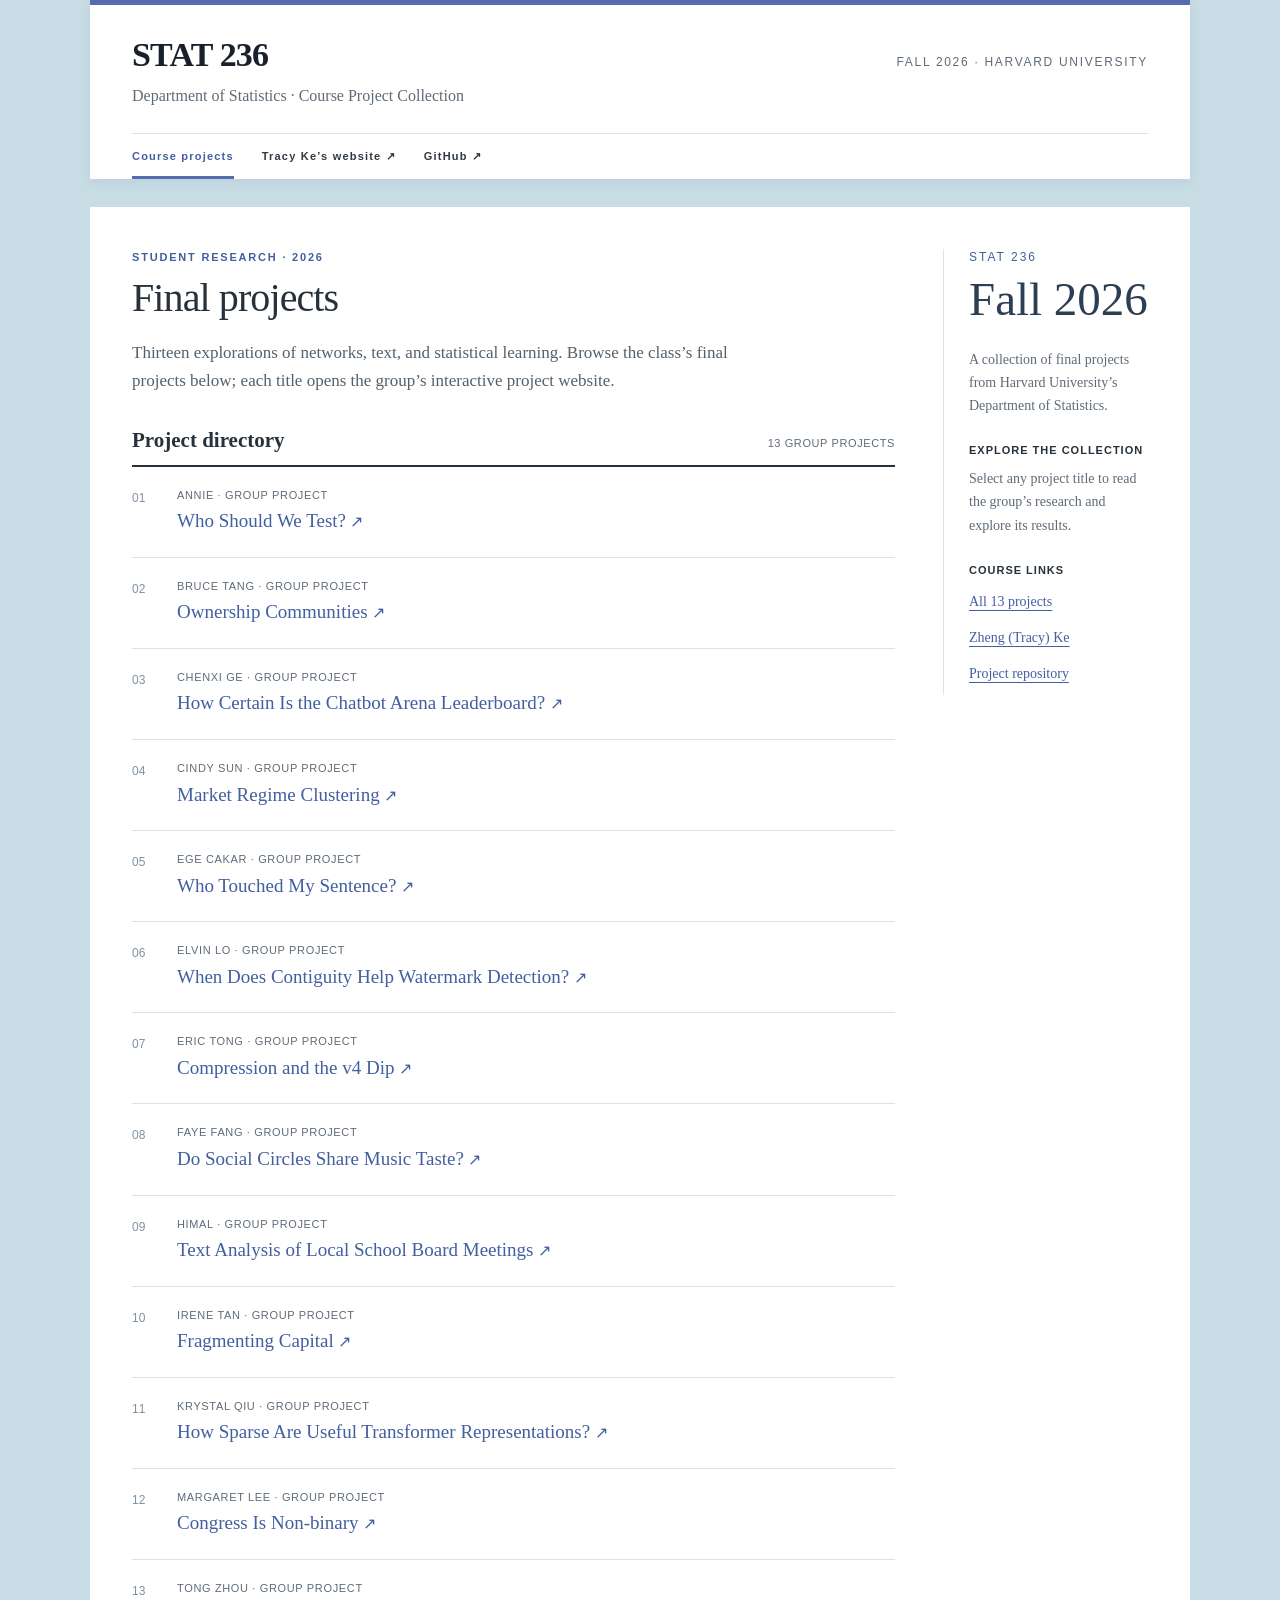
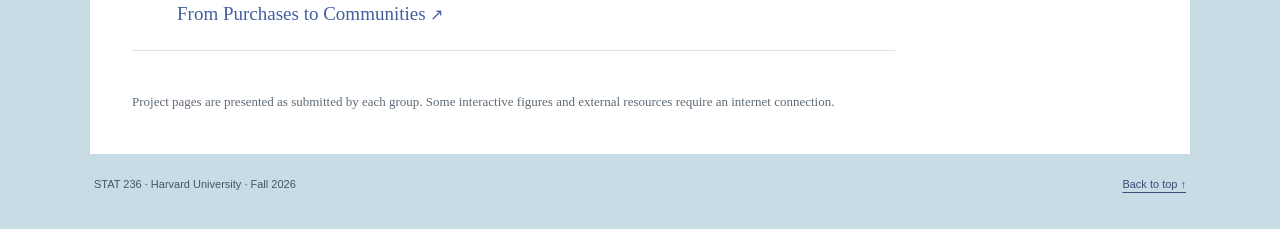
<file: course-link.html>
<!doctype html>
<html lang="en">
<head>
  <meta charset="utf-8">
  <meta name="viewport" content="width=device-width, initial-scale=1">
  <meta name="description" content="Explore the thirteen STAT 236 final projects from Fall 2026 at Harvard University. Open each group's interactive project website.">
  <title>STAT 236 | Course Projects · Fall 2026</title>
  <style>
    :root { color-scheme: light; --blue: #425fa0; --ink: #26313b; --muted: #5f6b77; --line: #dce3e8; --paper: #fff; --bg: #c7dce5; }
    * { box-sizing: border-box; }
    html { scroll-behavior: smooth; scroll-padding-top: 24px; }
    body { margin: 0; background: var(--bg); color: var(--ink); font: 17px/1.65 Georgia, "Times New Roman", serif; }
    a { color: var(--blue); text-underline-offset: 4px; }
    a:hover { color: #233d73; }
    a:focus-visible { outline: 3px solid var(--blue); outline-offset: 5px; border-radius: 1px; }
    .skip { position: absolute; top: -100px; left: 20px; z-index: 2; padding: 8px 14px; background: white; }
    .skip:focus { top: 12px; }
    .shell { max-width: 1100px; margin: 0 auto; }
    .site-header { background: white; border-top: 5px solid #576bb1; box-shadow: 0 3px 10px #203a4b12; padding: 30px 42px 0; }
    .masthead { display: flex; justify-content: space-between; gap: 20px; align-items: baseline; }
    .brand { margin: 0; font-size: 34px; line-height: 1.2; font-weight: bold; letter-spacing: -.8px; }
    .brand a { color: #18212b; text-decoration: none; }
    .semester { margin: 0; color: var(--muted); font: 12px/1.5 Arial, sans-serif; letter-spacing: 1.7px; text-transform: uppercase; }
    .subtitle { margin: 7px 0 24px; color: var(--muted); font-size: 16px; }
    nav { display: flex; gap: 28px; flex-wrap: wrap; border-top: 1px solid var(--line); }
    nav a { padding: 14px 0 11px; font: bold 11px/1.5 Arial, sans-serif; letter-spacing: 1.2px; text-decoration: none; color: #303942; border-bottom: 3px solid transparent; }
    nav a[aria-current] { color: var(--blue); border-color: #576bb1; }
    nav a:hover { border-color: #9cafd3; }
    main { margin-top: 28px; padding: 42px; background: var(--paper); display: grid; grid-template-columns: minmax(0,1fr) 205px; gap: 48px; }
    .eyebrow { margin: 0 0 9px; color: var(--blue); font: bold 11px/1.5 Arial, sans-serif; letter-spacing: 1.8px; text-transform: uppercase; }
    h1 { font-size: clamp(30px,4vw,40px); line-height: 1.18; margin: 0 0 18px; letter-spacing: -.9px; font-weight: normal; }
    .intro { margin: 0; color: #53616c; max-width: 620px; font-size: 17px; }
    .section-head { margin: 32px 0 0; display: flex; align-items: baseline; justify-content: space-between; gap: 12px; border-bottom: 2px solid var(--ink); padding-bottom: 10px; }
    h2 { margin: 0; font-size: 21px; line-height: 1.3; }
    .count { font: 11px/1.5 Arial, sans-serif; color: var(--muted); letter-spacing: .6px; white-space: nowrap; }
    .projects { list-style: none; padding: 0; margin: 0; }
    .project { display: grid; grid-template-columns: 30px minmax(0,1fr); gap: 15px; padding: 20px 0 22px; border-bottom: 1px solid var(--line); }
    .number { color: #8291a0; font: 12px/1.5 Arial, sans-serif; padding-top: 2px; }
    .group { margin: 0 0 5px; color: var(--muted); font: 11px/1.5 Arial, sans-serif; letter-spacing: .65px; text-transform: uppercase; }
    h3 { margin: 0; font-size: 19px; line-height: 1.4; font-weight: normal; }
    h3 a { text-decoration: none; }
    h3 a:hover { text-decoration: underline; }
    .arrow { font: 16px/1 Arial, sans-serif; white-space: nowrap; }
    aside { border-left: 1px solid var(--line); padding-left: 25px; align-self: start; }
    .course-mark { font: 12px/1.4 Arial, sans-serif; letter-spacing: 2px; color: var(--blue); margin: 0 0 7px; }
    .course-year { font-size: 47px; line-height: 1.15; color: #2c3e53; margin: 0 0 21px; }
    aside h2 { font: bold 11px/1.5 Arial, sans-serif; text-transform: uppercase; letter-spacing: 1px; margin: 25px 0 9px; }
    aside p { font-size: 14px; line-height: 1.65; margin: 0 0 12px; color: var(--muted); }
    aside a { font-size: 14px; }
    .aside-links { list-style: none; margin: 0; padding: 0; }
    .aside-links li { margin: 0 0 8px; }
    .note { margin: 25px 0 0; padding: 15px 0 0; color: var(--muted); font-size: 13px; }
    footer { padding: 22px 4px 35px; display: flex; justify-content: space-between; gap: 16px; color: #415667; font: 11px/1.6 Arial, sans-serif; }
    footer a { color: #334f7a; }
    @media (max-width: 760px) {
      .shell { margin: 0 16px; }
      .site-header { padding: 24px 24px 0; }
      .masthead { align-items: start; flex-direction: column; gap: 8px; }
      .brand { font-size: 29px; }
      .subtitle { font-size: 14px; margin-bottom: 20px; }
      nav { gap: 22px; }
      main { padding: 28px 24px; margin-top: 18px; grid-template-columns: minmax(0,1fr); gap: 32px; }
      aside { border-left: 0; border-top: 1px solid var(--line); padding: 25px 0 0; }
      .course-year { font-size: 32px; margin-bottom: 12px; }
      aside h2 { margin-top: 20px; }
      .project { grid-template-columns: 24px minmax(0,1fr); gap: 10px; }
      h3 { font-size: 18px; }
      footer { flex-direction: column; gap: 5px; padding-left: 8px; }
    }
    @media (prefers-reduced-motion: reduce) { html { scroll-behavior: auto; } }
    @media print { body { background: white; } .shell { max-width: none; } .site-header, main { box-shadow: none; } nav, aside, footer { display: none; } main { display: block; margin-top: 0; } .project { break-inside: avoid; } }
  </style>
</head>
<body>
  <a class="skip" href="#main">Skip to projects</a>
  <div class="shell">
    <header class="site-header" id="top">
      <div class="masthead"><p class="brand"><a href="./course-link.html">STAT 236</a></p><p class="semester">Fall 2026 · Harvard University</p></div>
      <p class="subtitle">Department of Statistics · Course Project Collection</p>
      <nav aria-label="Main navigation">
        <a href="#projects" aria-current="page">Course projects</a>
        <a href="https://www.tracyke.net/index.html">Tracy Ke’s website ↗</a>
        <a href="https://github.com/ZhengTracyKe/STAT236-YEAR2026">GitHub ↗</a>
      </nav>
    </header>
    <main id="main">
      <section aria-labelledby="page-title">
        <p class="eyebrow">Student research · 2026</p>
        <h1 id="page-title">Final projects</h1>
        <p class="intro">Thirteen explorations of networks, text, and statistical learning. Browse the class’s final projects below; each title opens the group’s interactive project website.</p>
        <div class="section-head" id="projects"><h2>Project directory</h2><span class="count">13 GROUP PROJECTS</span></div>
        <ol class="projects" aria-label="Final projects">
        <li class="project">
          <span class="number" aria-hidden="true">01</span>
          <div><p class="group">Annie · Group project</p>
            <h3><a href="./ANNIE/Annie_Zidan_Yinpeng_Aniket_Who%20Should%20We%20Test_%20%E2%80%94%20STAT%20236%20Research%20Project.html">Who Should We Test?<span class="arrow" aria-hidden="true"> ↗</span></a></h3>
          </div>
        </li>
        <li class="project">
          <span class="number" aria-hidden="true">02</span>
          <div><p class="group">Bruce Tang · Group project</p>
            <h3><a href="./BRUCE_TANG/ownership_communities.html">Ownership Communities<span class="arrow" aria-hidden="true"> ↗</span></a></h3>
          </div>
        </li>
        <li class="project">
          <span class="number" aria-hidden="true">03</span>
          <div><p class="group">Chenxi Ge · Group project</p>
            <h3><a href="./CHENXI_GE/STAT236_Final_Project.html">How Certain Is the Chatbot Arena Leaderboard?<span class="arrow" aria-hidden="true"> ↗</span></a></h3>
          </div>
        </li>
        <li class="project">
          <span class="number" aria-hidden="true">04</span>
          <div><p class="group">Cindy Sun · Group project</p>
            <h3><a href="./CINDY_SUN/index.html">Market Regime Clustering<span class="arrow" aria-hidden="true"> ↗</span></a></h3>
          </div>
        </li>
        <li class="project">
          <span class="number" aria-hidden="true">05</span>
          <div><p class="group">Ege Cakar · Group project</p>
            <h3><a href="./EGE_CAKAR/index%20%281%29.html">Who Touched My Sentence?<span class="arrow" aria-hidden="true"> ↗</span></a></h3>
          </div>
        </li>
        <li class="project">
          <span class="number" aria-hidden="true">06</span>
          <div><p class="group">Elvin Lo · Group project</p>
            <h3><a href="./ELVIN_LO/When%20Does%20Contiguity%20Help%20Watermark%20Detection_.html">When Does Contiguity Help Watermark Detection?<span class="arrow" aria-hidden="true"> ↗</span></a></h3>
          </div>
        </li>
        <li class="project">
          <span class="number" aria-hidden="true">07</span>
          <div><p class="group">Eric Tong · Group project</p>
            <h3><a href="./ERIC_TONG/Eric_Tong.html">Compression and the v4 Dip<span class="arrow" aria-hidden="true"> ↗</span></a></h3>
          </div>
        </li>
        <li class="project">
          <span class="number" aria-hidden="true">08</span>
          <div><p class="group">Faye Fang · Group project</p>
            <h3><a href="./FAYE_FANG/html/index.html">Do Social Circles Share Music Taste?<span class="arrow" aria-hidden="true"> ↗</span></a></h3>
          </div>
        </li>
        <li class="project">
          <span class="number" aria-hidden="true">09</span>
          <div><p class="group">Himal · Group project</p>
            <h3><a href="./HIMAL/Text%20Analysis%20of%20Local%20School%20Board%20Meetings.html">Text Analysis of Local School Board Meetings<span class="arrow" aria-hidden="true"> ↗</span></a></h3>
          </div>
        </li>
        <li class="project">
          <span class="number" aria-hidden="true">10</span>
          <div><p class="group">Irene Tan · Group project</p>
            <h3><a href="./IRENE_TAN/STAT%20236%20Course%20Project_Timeline%201_Group%203_Irene%20Tan%2C%20Liangzong%20Ma%2C%20Tianruo%20Zhang/Webpage.html">Fragmenting Capital<span class="arrow" aria-hidden="true"> ↗</span></a></h3>
          </div>
        </li>
        <li class="project">
          <span class="number" aria-hidden="true">11</span>
          <div><p class="group">Krystal Qiu · Group project</p>
            <h3><a href="./KRYSTAL_QIU/How%20Sparse%20Are%20Useful%20Transformer%20Representations_%20%28STAT%20236%20project%29.html">How Sparse Are Useful Transformer Representations?<span class="arrow" aria-hidden="true"> ↗</span></a></h3>
          </div>
        </li>
        <li class="project">
          <span class="number" aria-hidden="true">12</span>
          <div><p class="group">Margaret Lee · Group project</p>
            <h3><a href="./MARGARET_LEE/congress_is_non-binary.html">Congress Is Non-binary<span class="arrow" aria-hidden="true"> ↗</span></a></h3>
          </div>
        </li>
        <li class="project">
          <span class="number" aria-hidden="true">13</span>
          <div><p class="group">Tong Zhou · Group project</p>
            <h3><a href="./TONG_ZHOU/Tong%20Zhou_Sia%20Xie_Yilin%20Jiang_Mingjiao%20Diao_From%20Purchases%20to%20Communities%20_%20STAT%20236.html">From Purchases to Communities<span class="arrow" aria-hidden="true"> ↗</span></a></h3>
          </div>
        </li>
        </ol>
        <p class="note">Project pages are presented as submitted by each group. Some interactive figures and external resources require an internet connection.</p>
      </section>
      <aside aria-label="About this collection">
        <p class="course-mark">STAT 236</p><p class="course-year">Fall 2026</p>
        <p>A collection of final projects from Harvard University’s Department of Statistics.</p>
        <h2>Explore the collection</h2>
        <p>Select any project title to read the group’s research and explore its results.</p>
        <h2>Course links</h2>
        <ul class="aside-links">
          <li><a href="#projects">All 13 projects</a></li>
          <li><a href="https://www.tracyke.net/index.html">Zheng (Tracy) Ke</a></li>
          <li><a href="https://github.com/ZhengTracyKe/STAT236-YEAR2026">Project repository</a></li>
        </ul>
      </aside>
    </main>
    <footer><span>STAT 236 · Harvard University · Fall 2026</span><a href="#top">Back to top ↑</a></footer>
  </div>
</body>
</html>
</file>
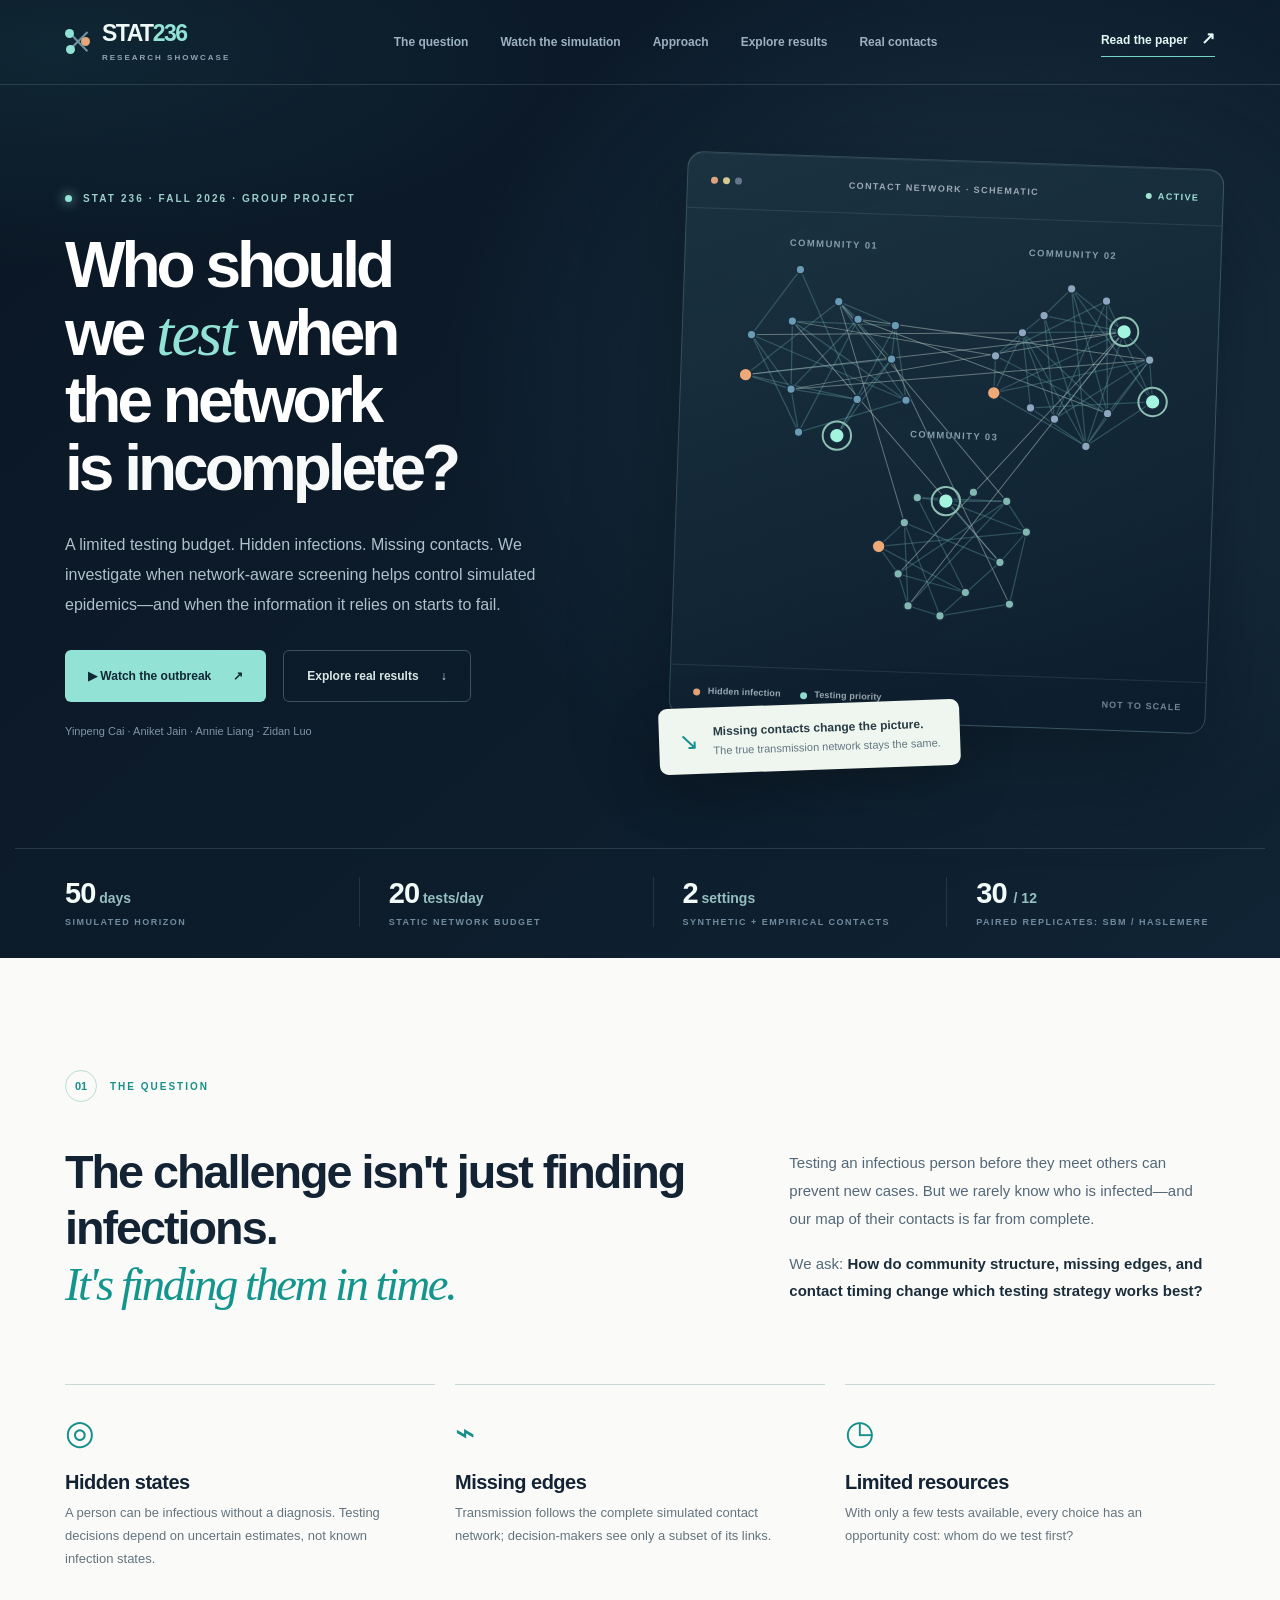
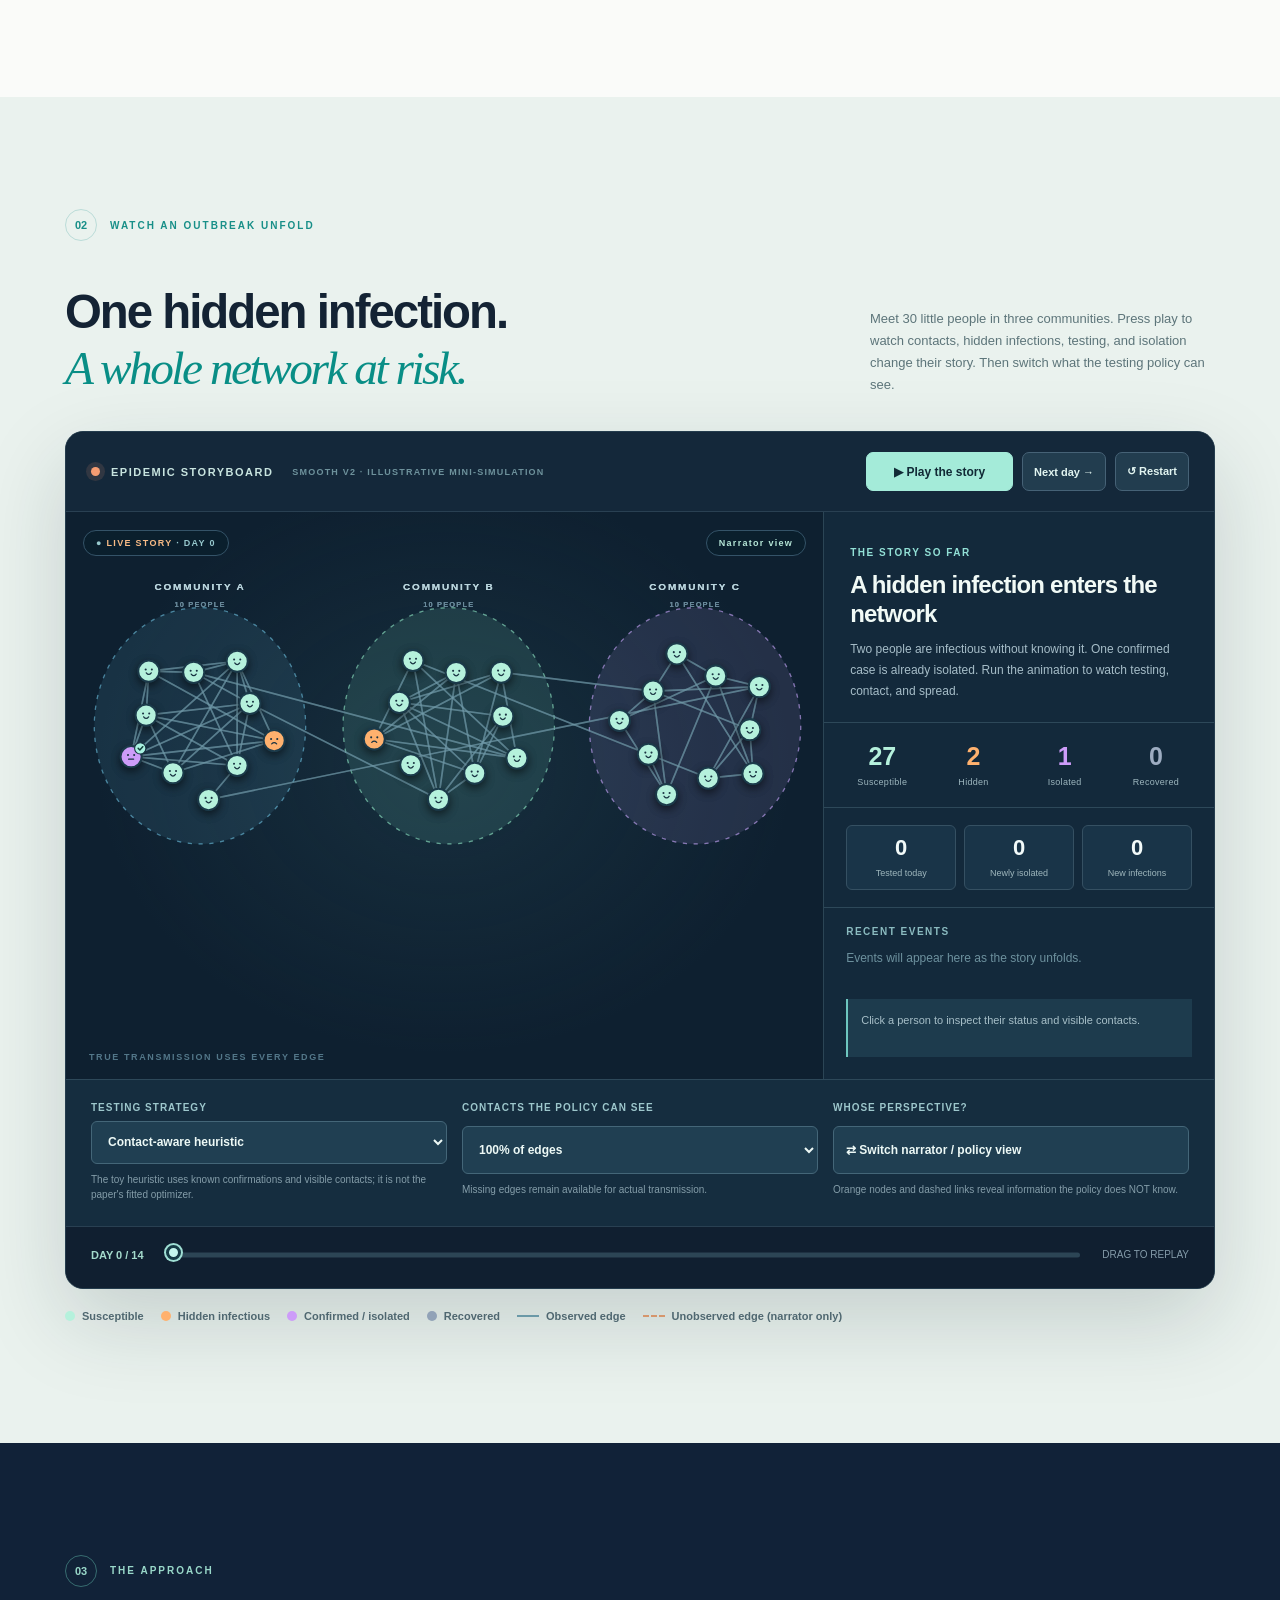
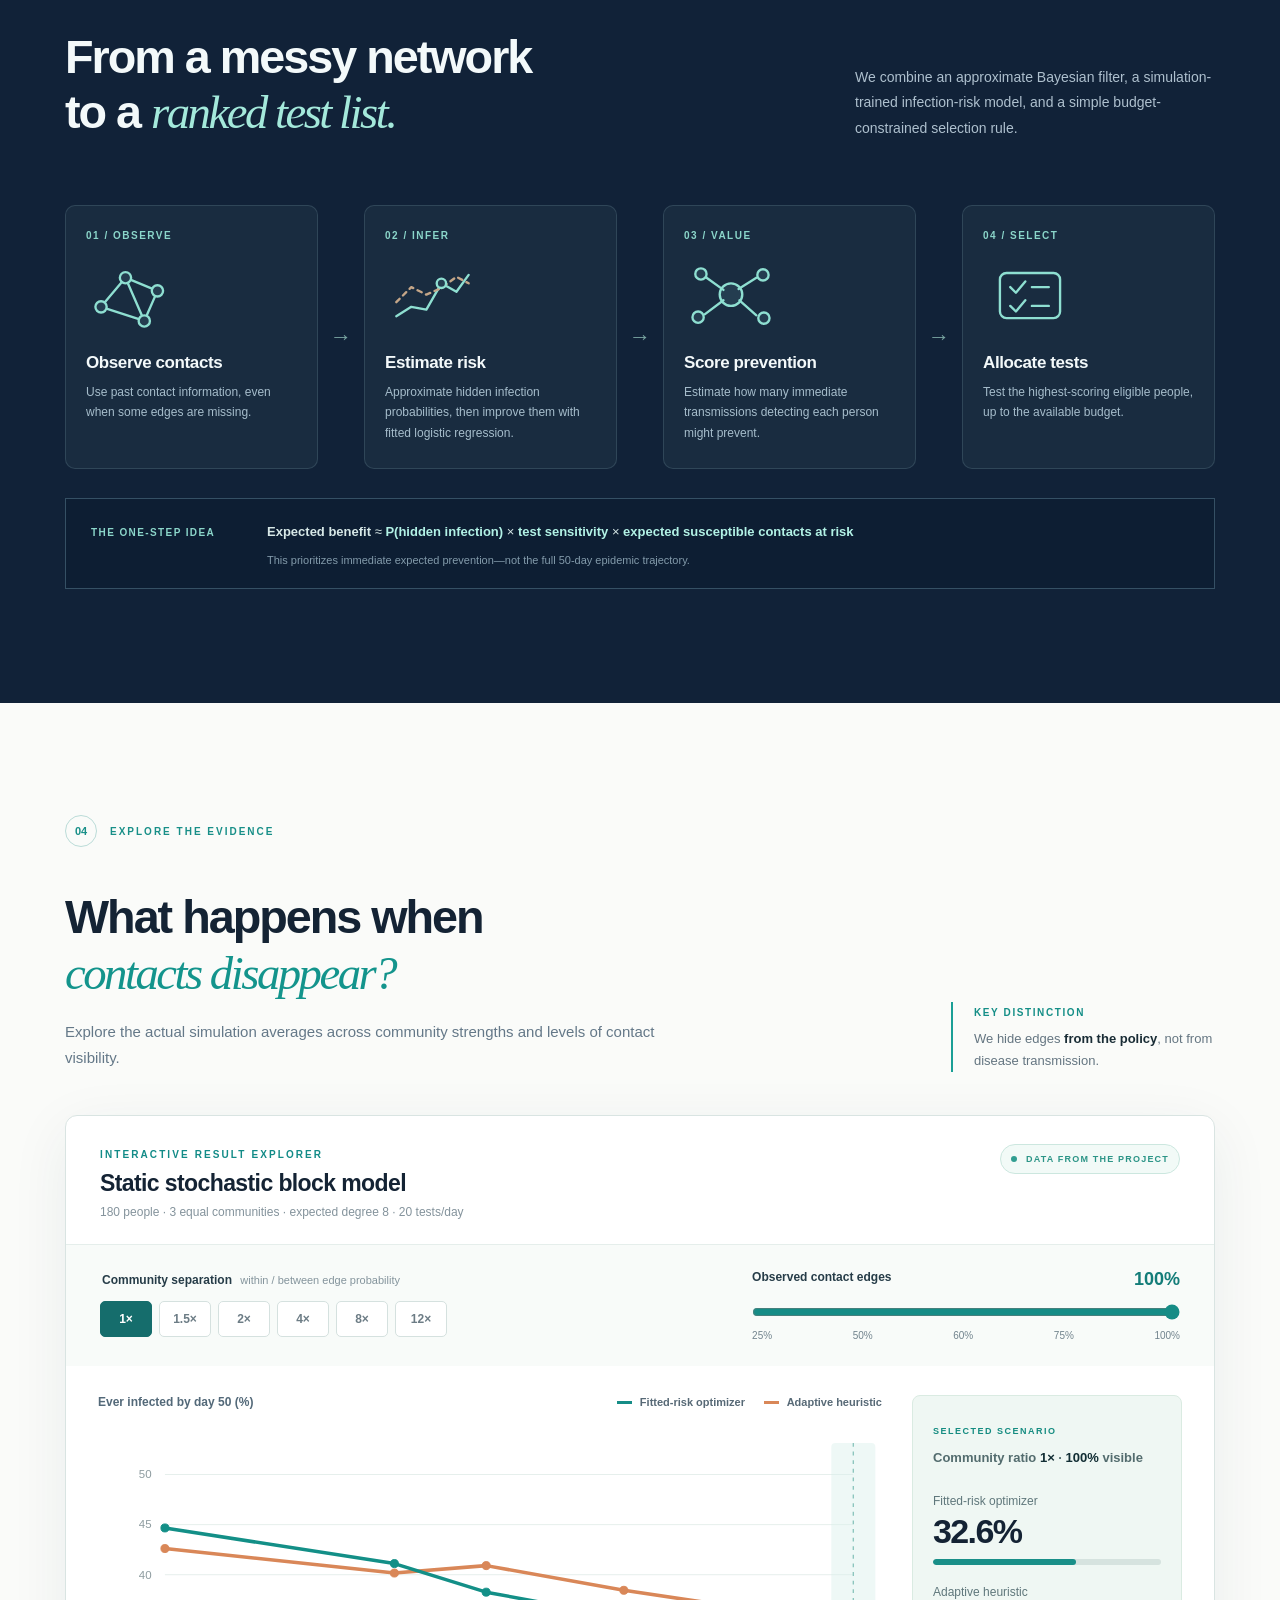
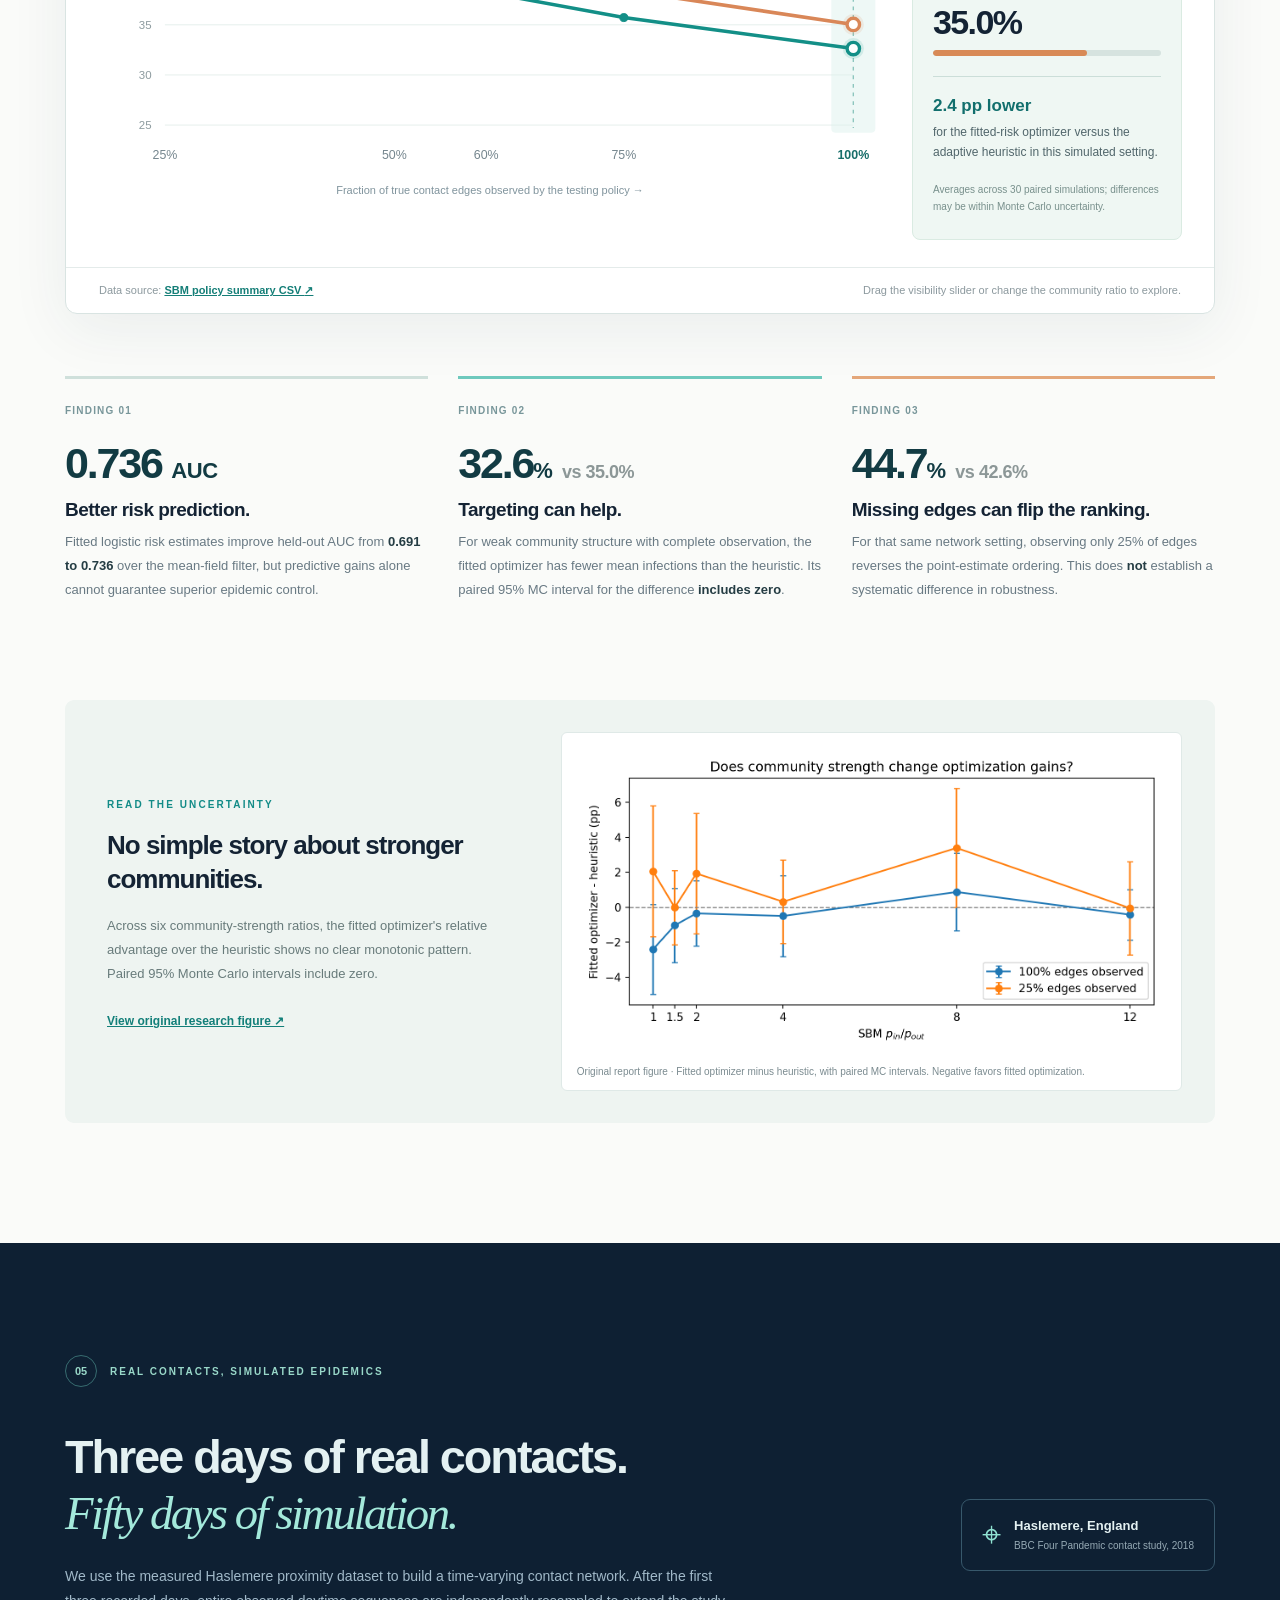
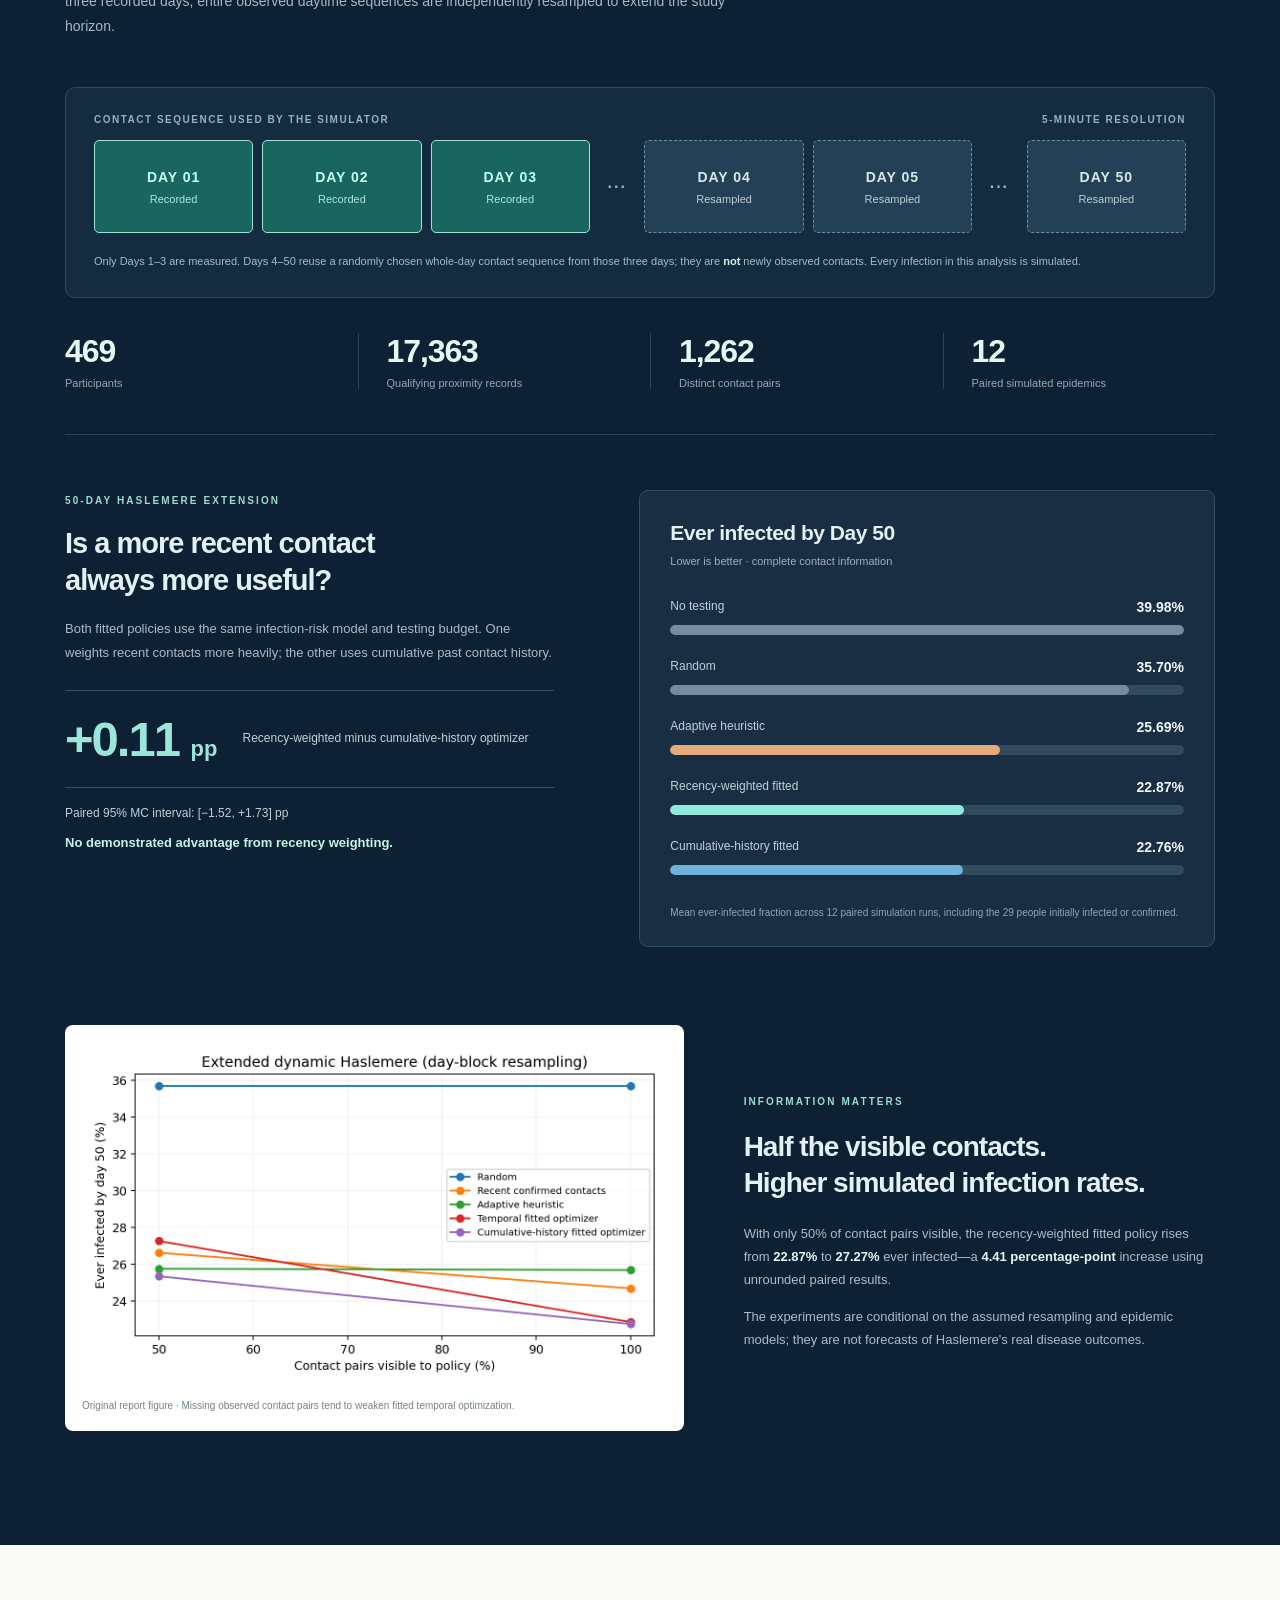
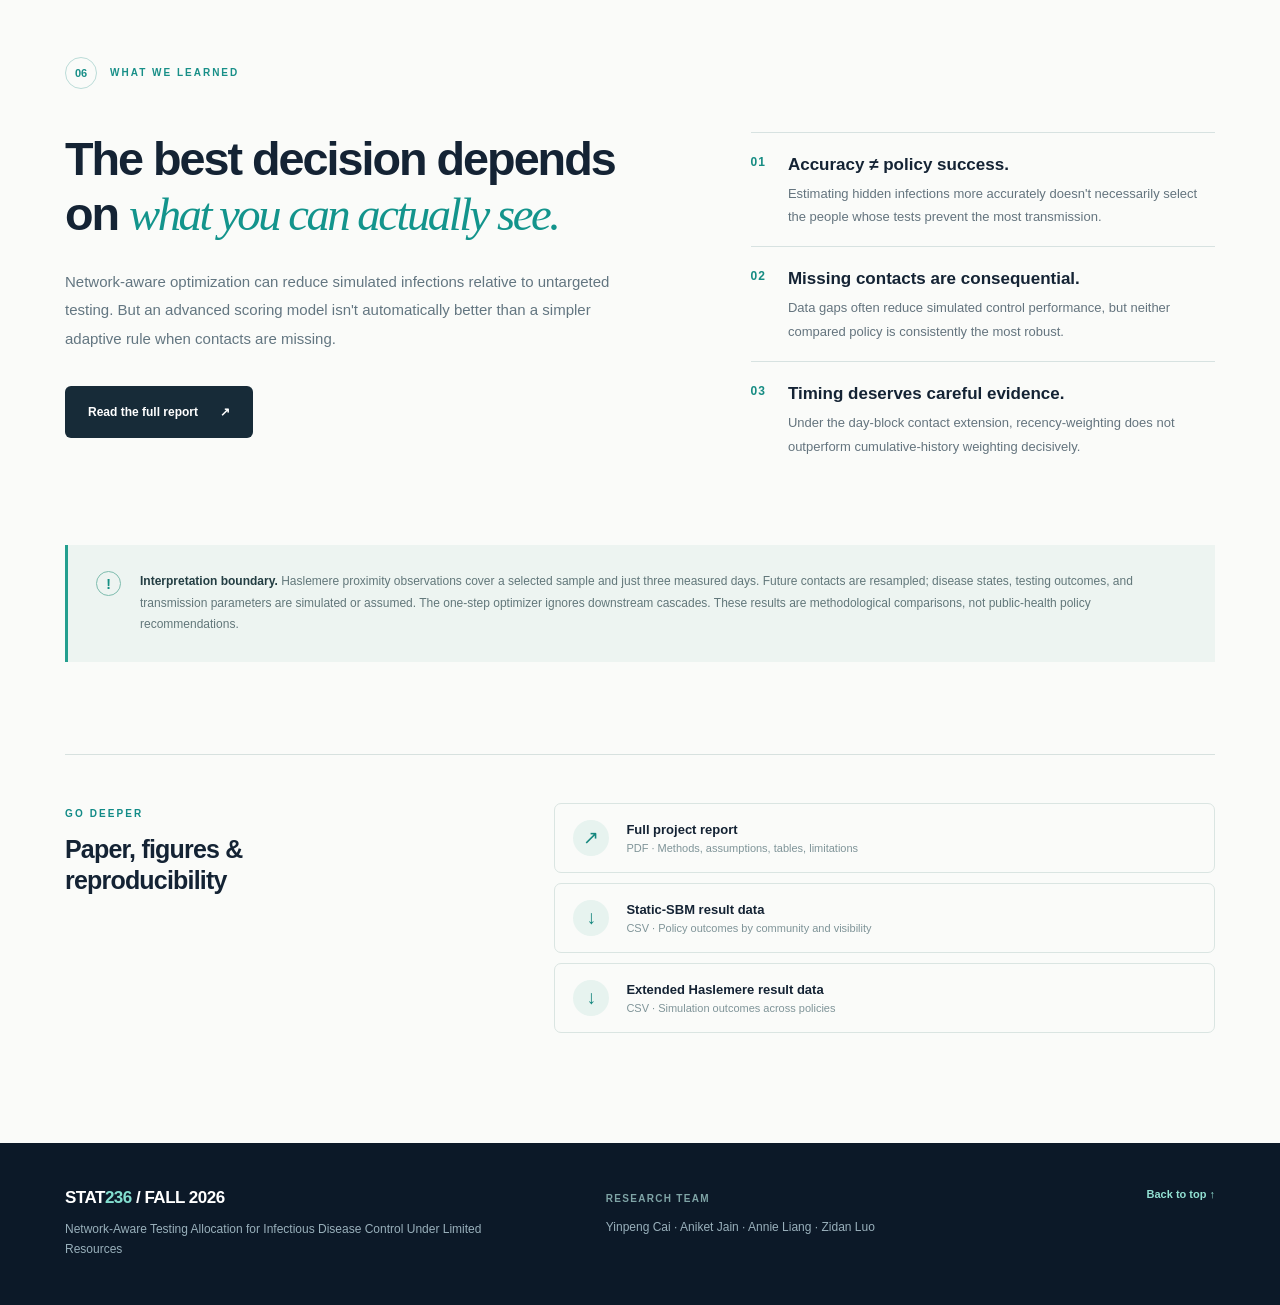
<file: ANNIE/Annie_Zidan_Yinpeng_Aniket_Who Should We Test_ — STAT 236 Research Project.html>
<!DOCTYPE html>
<!-- saved from url=(0050)https://erisehc.github.io/STAT236_Project_Website/ -->
<html lang="en"><head><meta http-equiv="Content-Type" content="text/html; charset=UTF-8">
  
  <meta name="viewport" content="width=device-width, initial-scale=1">
  <meta name="theme-color" content="#0c1724">
  <meta name="site-version" content="stat236-smooth-v2-20261106">
  <meta name="description" content="An interactive STAT 236 research showcase on allocating limited disease tests using incomplete contact networks, community structure, and temporal histories.">
  <title>Who Should We Test? — STAT 236 Research Project</title>
  <link rel="icon" href="https://erisehc.github.io/STAT236_Project_Website/assets/favicon.svg" type="image/svg+xml">
  <link rel="stylesheet" href="./Annie_Zidan_Yinpeng_Aniket_Who Should We Test_ — STAT 236 Research Project_files/style.css">
  <style>
/* A self-contained animated classroom theater; intentionally distinct from empirical plots. */
.simulation-section{background:#eaf2ee;overflow:hidden}
.sim-section-top{display:flex;justify-content:space-between;align-items:end;gap:40px;margin-bottom:35px}
.sim-section-top h2{font-size:clamp(33px,3.7vw,54px);letter-spacing:-2px;line-height:1.17;max-width:730px;margin:0}
.sim-section-top h2 em{color:#098e86}
.sim-section-top p{max-width:345px;margin:0;color:#5d757a;line-height:1.7;font-size:13px}
.sim-theater{background:#0d1d2d;border:1px solid #243c4d;box-shadow:0 32px 85px rgba(16,39,48,.17);border-radius:18px;overflow:hidden;color:#e9f7f5}
.sim-toolbar{display:flex;align-items:center;justify-content:space-between;gap:18px;flex-wrap:wrap;padding:20px 25px;border-bottom:1px solid #294052;background:#14283a}
.sim-brand{display:flex;align-items:center;gap:11px;font-size:11px;font-weight:900;letter-spacing:1.5px;color:#c8e4df}.sim-record{width:9px;height:9px;background:#f79d72;border-radius:50%;box-shadow:0 0 0 5px rgba(247,157,114,.13);animation:simRecord 2s infinite}
.sim-brand small{font-size:9px;font-weight:700;color:#6e929c;margin-left:8px;letter-spacing:1.2px}
.sim-toolbar-actions{display:flex;flex-wrap:wrap;align-items:center;gap:9px}
.sim-control{font-size:12px;border:1px solid #466276;border-radius:7px;min-height:39px;padding:0 13px;color:#e2f5f1;background:#223d4f;font-weight:800;transition:background .18s,border-color .18s}
.sim-control:hover{background:#325265;border-color:#78b6b3}.sim-primary{background:#a4ebd9;border-color:#a4ebd9;color:#112a36;min-width:147px}.sim-primary:hover{background:#d0fff0}
.sim-control.sim-small{padding:0 11px;font-size:11px}
.sim-play-area{display:grid;grid-template-columns:minmax(0,1.55fr) minmax(290px,.8fr)}
.sim-screen{position:relative;min-width:0;overflow:hidden;background:radial-gradient(ellipse at 50% 45%,rgba(48,89,101,.25),transparent 65%),#0e2030}
.sim-screen-top{height:42px;position:absolute;left:17px;right:17px;top:10px;z-index:2;display:flex;justify-content:space-between;align-items:center;gap:10px;pointer-events:none}
.sim-screen-tag,.sim-screen-status{background:rgba(10,31,45,.88);border:1px solid #345368;border-radius:20px;padding:7px 12px;font-weight:900;font-size:9px;letter-spacing:1.3px;color:#97c9ce;white-space:nowrap}
.sim-screen-tag span{color:#f8bb86}.sim-screen-status{color:#b6e7d8}
.sim-canvas-wrap{width:100%;overflow-x:auto;overflow-y:hidden;scrollbar-width:thin;scrollbar-color:#527383 transparent}
#sim-stage{width:100%;min-width:680px;height:auto;display:block}
.sim-community-halo{stroke-width:1.5;stroke-dasharray:5 8;fill-opacity:.06;stroke-opacity:.4}.sim-community-0{fill:#69bad6;stroke:#69bad6}.sim-community-1{fill:#8ce1c0;stroke:#8ce1c0}.sim-community-2{fill:#c4a4f4;stroke:#c4a4f4}
.sim-community-name{fill:#b9d4dc;font-size:12px;font-weight:900;letter-spacing:2.2px}.sim-community-sub{fill:#688899;font-size:9px;font-weight:800;letter-spacing:1.4px}
.sim-edge{stroke-width:2;stroke-linecap:round;pointer-events:none}.sim-observed{stroke:#7099a8;opacity:.48}.sim-unobserved{stroke:#ffbf8f;stroke-dasharray:4 8;opacity:.33;stroke-width:1.7}
.sim-person{cursor:pointer;outline:none}.sim-head{stroke:#1b3a4a;stroke-width:2.2;transition:fill .5s;filter:drop-shadow(0 4px 5px rgba(0,0,0,.3))}.sim-eye{fill:#193342}.sim-mouth{fill:none;stroke:#193342;stroke-width:1.5;stroke-linecap:round}.sim-person:focus-visible .sim-head{stroke:#fff;stroke-width:4}
.sim-test-ring{stroke:#61dff4;fill:none;stroke-width:3.2;stroke-dasharray:4 4;animation:simSpin 1.8s linear infinite;transform-box:fill-box;transform-origin:center}.sim-just-infected .sim-head{animation:simPop .8s ease}.sim-infection-ring{stroke:#ff9066;fill:none;stroke-width:4;animation:simRing 1.3s ease-out both;transform-box:fill-box;transform-origin:center}.sim-new-confirmed .sim-head{stroke:#e9e2ff;stroke-width:3}
.sim-isolated-bubble{fill:#a9f2e1;stroke:#183040;stroke-width:1.3}.sim-isolated-check{stroke:#123f3a;stroke-width:1.8;fill:none;stroke-linecap:round;stroke-linejoin:round}.sim-picked-ring{fill:none;stroke:#fff;stroke-width:1.5;stroke-dasharray:3 3;opacity:.8}
.sim-transmission{stroke:#ff9163;stroke-width:6;stroke-linecap:round;opacity:0;filter:drop-shadow(0 0 9px #ff866b);animation:simSweep 1.5s ease-out both}.sim-travel-dot{filter:drop-shadow(0 0 9px #ff8b56);opacity:.9}
.sim-poster-stamp{position:absolute;bottom:17px;left:23px;color:#537789;letter-spacing:1.6px;font-size:9px;font-weight:900;pointer-events:none}
.sim-sidebar{min-width:0;background:#13293b;border-left:1px solid #2b4555;display:flex;flex-direction:column}
.sim-story{padding:30px 26px 20px;border-bottom:1px solid #2d4859;min-height:178px}.sim-kicker{display:inline-block;font-size:10px;letter-spacing:1.5px;color:#92e0d6;font-weight:900;margin-bottom:13px}.sim-story h3{font-size:24px;line-height:1.18;letter-spacing:-.8px;margin:0 0 11px;color:#f1faf6}.sim-story p{font-size:12px;line-height:1.75;color:#a6bdc8;margin:0}
.sim-stat-grid{display:grid;grid-template-columns:repeat(4,1fr);padding:19px 15px 18px;border-bottom:1px solid #2d4859;gap:5px}.sim-stat-grid>div{text-align:center}.sim-stat-grid strong{font-size:25px;font-weight:800;display:block}.sim-stat-grid span{font-size:9px;line-height:1.5;letter-spacing:.3px;color:#9cb5bd}.sim-stat-s{color:#b5f1dc}.sim-stat-h{color:#ffb16e}.sim-stat-c{color:#cd9cf9}.sim-stat-r{color:#9dacc1}
.sim-summary{display:grid;grid-template-columns:repeat(3,1fr);gap:8px;padding:17px 22px;border-bottom:1px solid #2d4859}.sim-summary>div{border:1px solid #355062;background:#193448;padding:10px 6px;border-radius:6px;text-align:center}.sim-summary strong{font-size:22px;display:block;line-height:1.1;color:#f2faf9}.sim-summary span{font-size:9px;color:#9eb6bc;display:block;margin-top:7px;line-height:1.3}
.sim-log-box{padding:18px 22px;flex:1}.sim-log-heading{font-size:10px;color:#8bbbc0;letter-spacing:1.5px;font-weight:900;margin-bottom:11px}.sim-log-entry{display:flex;gap:10px;padding:10px 0;border-bottom:1px solid rgba(170,206,212,.1);font-size:11px;line-height:1.5;color:#bdcdd4}.sim-log-entry b{color:#a6ecd9}.sim-log-entry span{flex:1}.sim-log-empty{font-size:12px;color:#6d919e;line-height:1.7}
.sim-inspector{margin:0 22px 22px;padding:12px 13px;color:#a7bfc8;background:#1d3b4d;border-left:2px solid #6ec6bf;font-size:11px;line-height:1.7;min-height:58px}
.sim-settings{display:grid;grid-template-columns:repeat(3,minmax(0,1fr));gap:15px;border-top:1px solid #2d4859;padding:22px 25px 24px;background:#152d3f}
.sim-setting{display:grid;gap:8px;min-width:0}.sim-setting label{font-size:10px;font-weight:900;color:#9dc7cc;letter-spacing:1px}.sim-setting select,.sim-setting button{width:100%;border:1px solid #446678;background:#203f52;color:#edf9f6;font-size:12px;min-height:43px;border-radius:6px;padding:8px 12px;text-align:left;font-weight:800}
.sim-setting button:hover,.sim-setting select:hover{border-color:#8ddccc}.sim-setting small{color:#849da9;font-size:10px;line-height:1.5}
.sim-timeline{padding:18px 25px 23px;background:#101f30;border-top:1px solid #294052;display:grid;grid-template-columns:auto 1fr auto;gap:22px;align-items:center}.sim-timeline>span{font-size:11px;color:#a4dacc;font-weight:900;white-space:nowrap}.sim-timeline .sim-progress-track{height:5px;background:#2c4555;border-radius:20px;overflow:hidden;position:absolute;left:0;right:0;top:50%;transform:translateY(-50%);pointer-events:none}.sim-progress-track>div{height:100%;background:#9fe9dc;transition:width .35s}.sim-time-wrap{position:relative}.sim-time-wrap input{width:100%;position:relative;z-index:1;cursor:pointer;height:16px;appearance:none;background:transparent;margin:0}.sim-time-wrap input::-webkit-slider-thumb{appearance:none;width:15px;height:15px;border:3px solid #153b45;border-radius:50%;background:#c4f6ed;box-shadow:0 0 0 2px #9fdfd4}.sim-time-wrap input::-moz-range-thumb{width:10px;height:10px;border:3px solid #153b45;border-radius:50%;background:#c4f6ed;box-shadow:0 0 0 2px #9fdfd4}.sim-timeline small{font-size:10px;color:#849ba9;white-space:nowrap}
.sim-legend{display:flex;gap:17px;align-items:center;flex-wrap:wrap;margin:21px 0 7px}.sim-legend span{display:flex;align-items:center;gap:7px;color:#4f6770;font-size:11px;font-weight:800}.sim-legend i{display:inline-block;height:10px;width:10px;border-radius:50%}.sim-legend .obs{height:0;width:22px;border-top:2px solid #6b99a7;border-radius:0}.sim-legend .missing{height:0;width:22px;border-top:2px dashed #d5966d;border-radius:0}
.sim-boundary{color:#687e81;font-size:12px;line-height:1.8;max-width:1040px;margin:18px 0 0}.sim-boundary strong{color:#304d52}
@keyframes simRing{0%{opacity:1;transform:scale(.55)}100%{opacity:0;transform:scale(2)}}@keyframes simPop{0%{transform:scale(.55)}50%{transform:scale(1.45)}100%{transform:scale(1)}}@keyframes simSweep{0%{opacity:0;stroke-dasharray:0 600}20%{opacity:1}65%{opacity:.95;stroke-dasharray:600 600}100%{opacity:0;stroke-dasharray:600 600}}@keyframes simSpin{to{transform:rotate(360deg)}}@keyframes simRecord{50%{opacity:.35}}
@media(max-width:1100px){.sim-section-top{align-items:start;flex-direction:column}.sim-section-top p{max-width:700px}.sim-play-area{grid-template-columns:1fr}.sim-sidebar{border-left:0;border-top:1px solid #2c4555;display:grid;grid-template-columns:1fr 1fr}.sim-story{min-height:0}.sim-stat-grid,.sim-summary{grid-column:2}.sim-stat-grid{grid-row:1}.sim-summary{grid-row:2}.sim-log-box{grid-column:1}.sim-inspector{grid-column:2;margin-top:18px}.sim-screen{min-width:0}.sim-canvas-wrap{max-height:520px}}
@media(max-width:700px){.sim-toolbar{padding:17px}.sim-toolbar-actions{width:100%}.sim-primary{flex:1}.sim-section-top h2{font-size:36px}.sim-sidebar{display:block}.sim-screen-top{left:12px;right:12px}.sim-screen-tag,.sim-screen-status{font-size:8px;padding:7px 9px}.sim-story{padding:22px}.sim-stat-grid{padding:16px 10px}.sim-summary{padding:16px}.sim-log-box{padding:17px}.sim-inspector{margin:0 17px 20px}.sim-settings{grid-template-columns:1fr;gap:16px;padding:20px}.sim-setting small{display:none}.sim-timeline{grid-template-columns:1fr;gap:12px;padding:20px}.sim-timeline small{display:none}.sim-legend{gap:10px}.sim-legend span{font-size:10px}}
@media(prefers-reduced-motion:reduce){.sim-record,.sim-test-ring,.sim-infection-ring,.sim-just-infected .sim-head,.sim-transmission{animation:none!important}}


/* Smooth-playback update: persistent node/edge elements, no re-spawning heads. */
.sim-head{transition:fill .68s cubic-bezier(.2,.8,.2,1),stroke .45s ease;transform-box:fill-box;transform-origin:center;}
.sim-just-infected .sim-head{animation:none!important;}
.sim-edge{transition:opacity .48s ease,stroke .48s ease;}
.sim-edge-off{opacity:0!important;}
.sim-person{transition:opacity .35s ease;}
.sim-test-ring{opacity:0;animation:none;transform-box:fill-box;transform-origin:center;transition:opacity .3s ease;}
.sim-test-ring.sim-active{opacity:1;animation:simSpin 2.8s linear infinite;}
.sim-infection-ring{opacity:0;animation:none;transform-box:fill-box;transform-origin:center;pointer-events:none;}
.sim-infection-ring.sim-active{animation:simRing 1.25s ease-out both;}
.sim-isolated-bubble,.sim-isolated-check{opacity:0;transition:opacity .38s ease;}
.sim-isolated-bubble.sim-active,.sim-isolated-check.sim-active{opacity:1;}
.sim-picked-ring{opacity:0;transition:opacity .2s ease;}
.sim-picked-ring.sim-active{opacity:.85;}
@media(prefers-reduced-motion:reduce){
  .sim-head,.sim-edge,.sim-person,.sim-test-ring,.sim-isolated-bubble,.sim-isolated-check,.sim-picked-ring{transition:none!important;}
  .sim-test-ring.sim-active,.sim-infection-ring.sim-active{animation:none!important;}
  .sim-infection-ring.sim-active{opacity:.7;}
}

  </style>
  <script src="./Annie_Zidan_Yinpeng_Aniket_Who Should We Test_ — STAT 236 Research Project_files/data.js" defer=""></script>
  <script src="./Annie_Zidan_Yinpeng_Aniket_Who Should We Test_ — STAT 236 Research Project_files/app.js" defer=""></script>

</head>
<body>
  <a class="skip-link" href="https://erisehc.github.io/STAT236_Project_Website/#main">Skip to content</a>
  <header class="site-header">
    <div class="header-inner shell">
      <a href="https://erisehc.github.io/STAT236_Project_Website/#top" class="logo" aria-label="STAT 236 project, back to top"><span class="logo-signal"><span></span><span></span><span></span></span><span>STAT<span class="logo-emphasis">236</span><small>RESEARCH SHOWCASE</small></span></a>
      <nav aria-label="Primary navigation" class="nav-links">
        <a href="https://erisehc.github.io/STAT236_Project_Website/#question">The question</a><a href="https://erisehc.github.io/STAT236_Project_Website/#simulation">Watch the simulation</a><a href="https://erisehc.github.io/STAT236_Project_Website/#approach">Approach</a><a href="https://erisehc.github.io/STAT236_Project_Website/#explore">Explore results</a><a href="https://erisehc.github.io/STAT236_Project_Website/#haslemere">Real contacts</a>
      </nav>
      <a class="header-link" href="https://erisehc.github.io/STAT236_Project_Website/report.pdf" target="_blank" rel="noopener">Read the paper <span aria-hidden="true">↗</span></a>
    </div>
  </header>
  <main id="main">
    <section class="hero" id="top">
      <div class="hero-glow" aria-hidden="true"></div>
      <div class="shell hero-layout">
        <div class="hero-copy">
          <p class="eyebrow light-eyebrow"><span class="mini-dot"></span> STAT 236 · FALL 2026 · GROUP PROJECT</p>
          <h1>Who should<br>we <em>test</em> when<br>the network<br>is <span class="outlined-word">incomplete?</span></h1>
          <p class="hero-description">A limited testing budget. Hidden infections. Missing contacts. We investigate when network-aware screening helps control simulated epidemics—and when the information it relies on starts to fail.</p>
          <div class="hero-actions"><a class="btn btn-primary" href="https://erisehc.github.io/STAT236_Project_Website/#simulation">▶ Watch the outbreak <span aria-hidden="true">↗</span></a><a class="btn btn-quiet" href="https://erisehc.github.io/STAT236_Project_Website/#explore">Explore real results <span aria-hidden="true">↓</span></a></div>
          <p class="hero-footnote">Yinpeng Cai · Aniket Jain · Annie Liang · Zidan Luo</p>
        </div>
        <div class="hero-visual">
          <div class="network-card">
            <div class="network-topline"><span class="window-dots" aria-hidden="true"><i></i><i></i><i></i></span><span>CONTACT NETWORK · SCHEMATIC</span><span class="network-live"><span></span> ACTIVE</span></div>
            <svg id="network-svg" class="network-svg" viewBox="0 0 540 470" role="img" aria-label="Illustrative three-community contact graph; some links are hidden from a testing policy depending on the selected visibility level."><g id="network-halos"><circle cx="154.06625810748923" cy="228.90309415440169" r="15" stroke="#b8f3dd" stroke-width="2.1" fill="none" opacity="0.75"></circle><circle cx="486.5514618339009" cy="181.70742560299243" r="15" stroke="#b8f3dd" stroke-width="2.1" fill="none" opacity="0.75"></circle><circle cx="453.8427395259123" cy="108.55483292421903" r="15" stroke="#b8f3dd" stroke-width="2.1" fill="none" opacity="0.75"></circle><circle cx="271.6926590766098" cy="294.13229310732675" r="15" stroke="#b8f3dd" stroke-width="2.1" fill="none" opacity="0.75"></circle></g><g id="network-links"><line x1="209.04210745792807" y1="146" x2="174.22359642405266" y2="189.78643872799285" stroke="#6dabb1" stroke-width="1.35" opacity="0.33"></line><line x1="209.04210745792807" y1="146" x2="154.06625810748923" y2="228.90309415440169" stroke="#6dabb1" stroke-width="1.35" opacity="0.33"></line><line x1="209.04210745792807" y1="146" x2="55.351086268281875" y2="167.84999481670002" stroke="#6dabb1" stroke-width="1.35" opacity="0.33"></line><line x1="209.04210745792807" y1="146" x2="151.12630820437582" y2="87.30957166684362" stroke="#6dabb1" stroke-width="1.35" opacity="0.33"></line><line x1="209.04210745792807" y1="146" x2="211.82965644953276" y2="110.40025005125261" stroke="#6dabb1" stroke-width="1.35" opacity="0.33"></line><line x1="209.04210745792807" y1="146" x2="342.7267749964126" y2="400.7697766117745" stroke="#b2c4bd" stroke-width="1.05" opacity="0.5"></line><line x1="225.852411299683" y1="188.95945943849483" x2="113.42755364485089" y2="226.6129158543267" stroke="#6dabb1" stroke-width="1.35" opacity="0.33"></line><line x1="225.852411299683" y1="188.95945943849483" x2="60.18458983375018" y2="125.3413568130741" stroke="#6dabb1" stroke-width="1.35" opacity="0.33"></line><line x1="225.852411299683" y1="188.95945943849483" x2="102.84680571488703" y2="109.54145126690165" stroke="#6dabb1" stroke-width="1.35" opacity="0.33"></line><line x1="225.852411299683" y1="188.95945943849483" x2="151.12630820437582" y2="87.30957166684362" stroke="#6dabb1" stroke-width="1.35" opacity="0.33"></line><line x1="225.852411299683" y1="188.95945943849483" x2="211.82965644953276" y2="110.40025005125261" stroke="#6dabb1" stroke-width="1.35" opacity="0.33"></line><line x1="174.22359642405266" y1="189.78643872799285" x2="154.06625810748923" y2="228.90309415440169" stroke="#6dabb1" stroke-width="1.35" opacity="0.33"></line><line x1="174.22359642405266" y1="189.78643872799285" x2="103.95877463145214" y2="181.47343023528725" stroke="#6dabb1" stroke-width="1.35" opacity="0.33"></line><line x1="174.22359642405266" y1="189.78643872799285" x2="55.351086268281875" y2="167.84999481670002" stroke="#6dabb1" stroke-width="1.35" opacity="0.33"></line><line x1="174.22359642405266" y1="189.78643872799285" x2="109.41882851590898" y2="54.81694468910061" stroke="#6dabb1" stroke-width="1.35" opacity="0.33"></line><line x1="154.06625810748923" y1="228.90309415440169" x2="211.82965644953276" y2="110.40025005125261" stroke="#6dabb1" stroke-width="1.35" opacity="0.33"></line><line x1="113.42755364485089" y1="226.6129158543267" x2="103.95877463145214" y2="181.47343023528725" stroke="#6dabb1" stroke-width="1.35" opacity="0.33"></line><line x1="113.42755364485089" y1="226.6129158543267" x2="60.18458983375018" y2="125.3413568130741" stroke="#6dabb1" stroke-width="1.35" opacity="0.33"></line><line x1="113.42755364485089" y1="226.6129158543267" x2="172.206833257425" y2="105.13534713711137" stroke="#6dabb1" stroke-width="1.35" opacity="0.33"></line><line x1="103.95877463145214" y1="181.47343023528725" x2="55.351086268281875" y2="167.84999481670002" stroke="#6dabb1" stroke-width="1.35" opacity="0.33"></line><line x1="103.95877463145214" y1="181.47343023528725" x2="60.18458983375018" y2="125.3413568130741" stroke="#6dabb1" stroke-width="1.35" opacity="0.33"></line><line x1="103.95877463145214" y1="181.47343023528725" x2="102.84680571488703" y2="109.54145126690165" stroke="#6dabb1" stroke-width="1.35" opacity="0.33"></line><line x1="103.95877463145214" y1="181.47343023528725" x2="172.206833257425" y2="105.13534713711137" stroke="#6dabb1" stroke-width="1.35" opacity="0.33"></line><line x1="103.95877463145214" y1="181.47343023528725" x2="453.8427395259123" y2="108.55483292421903" stroke="#b2c4bd" stroke-width="1.05" opacity="0.5"></line><line x1="103.95877463145214" y1="181.47343023528725" x2="481.8476381111613" y2="137.4830550005176" stroke="#b2c4bd" stroke-width="1.05" opacity="0.5"></line><line x1="55.351086268281875" y1="167.84999481670002" x2="151.12630820437582" y2="87.30957166684362" stroke="#6dabb1" stroke-width="1.35" opacity="0.33"></line><line x1="55.351086268281875" y1="167.84999481670002" x2="453.8427395259123" y2="108.55483292421903" stroke="#b2c4bd" stroke-width="1.05" opacity="0.5"></line><line x1="60.18458983375018" y1="125.3413568130741" x2="109.41882851590898" y2="54.81694468910061" stroke="#6dabb1" stroke-width="1.35" opacity="0.33"></line><line x1="60.18458983375018" y1="125.3413568130741" x2="346.4854157779749" y2="113.31779955472797" stroke="#b2c4bd" stroke-width="1.05" opacity="0.5"></line><line x1="102.84680571488703" y1="109.54145126690165" x2="211.82965644953276" y2="110.40025005125261" stroke="#6dabb1" stroke-width="1.35" opacity="0.33"></line><line x1="102.84680571488703" y1="109.54145126690165" x2="318.88205566994867" y2="138.7122021448128" stroke="#b2c4bd" stroke-width="1.05" opacity="0.5"></line><line x1="102.84680571488703" y1="109.54145126690165" x2="331.0899644510019" y2="356.8052284988645" stroke="#b2c4bd" stroke-width="1.05" opacity="0.5"></line><line x1="151.12630820437582" y1="87.30957166684362" x2="172.206833257425" y2="105.13534713711137" stroke="#6dabb1" stroke-width="1.35" opacity="0.33"></line><line x1="151.12630820437582" y1="87.30957166684362" x2="211.82965644953276" y2="110.40025005125261" stroke="#6dabb1" stroke-width="1.35" opacity="0.33"></line><line x1="151.12630820437582" y1="87.30957166684362" x2="228.61044869205438" y2="318.3914430740723" stroke="#b2c4bd" stroke-width="1.05" opacity="0.5"></line><line x1="151.12630820437582" y1="87.30957166684362" x2="336.00259840872815" y2="292.0960260229765" stroke="#b2c4bd" stroke-width="1.05" opacity="0.5"></line><line x1="172.206833257425" y1="105.13534713711137" x2="439.3581535604801" y2="195.57314850809834" stroke="#b2c4bd" stroke-width="1.05" opacity="0.5"></line><line x1="172.206833257425" y1="105.13534713711137" x2="481.8476381111613" y2="137.4830550005176" stroke="#b2c4bd" stroke-width="1.05" opacity="0.5"></line><line x1="486.5514618339009" y1="181.70742560299243" x2="417.679572987916" y2="231.00971849017964" stroke="#6dabb1" stroke-width="1.35" opacity="0.33"></line><line x1="486.5514618339009" y1="181.70742560299243" x2="357.74293068238825" y2="192.53512400474838" stroke="#6dabb1" stroke-width="1.35" opacity="0.33"></line><line x1="486.5514618339009" y1="181.70742560299243" x2="396.79335917052305" y2="65.06051894997307" stroke="#6dabb1" stroke-width="1.35" opacity="0.33"></line><line x1="486.5514618339009" y1="181.70742560299243" x2="434.15680933631586" y2="76.77291846929513" stroke="#6dabb1" stroke-width="1.35" opacity="0.33"></line><line x1="486.5514618339009" y1="181.70742560299243" x2="481.8476381111613" y2="137.4830550005176" stroke="#6dabb1" stroke-width="1.35" opacity="0.33"></line><line x1="439.3581535604801" y1="195.57314850809834" x2="417.679572987916" y2="231.00971849017964" stroke="#6dabb1" stroke-width="1.35" opacity="0.33"></line><line x1="439.3581535604801" y1="195.57314850809834" x2="318.88205566994867" y2="138.7122021448128" stroke="#6dabb1" stroke-width="1.35" opacity="0.33"></line><line x1="439.3581535604801" y1="195.57314850809834" x2="346.4854157779749" y2="113.31779955472797" stroke="#6dabb1" stroke-width="1.35" opacity="0.33"></line><line x1="439.3581535604801" y1="195.57314850809834" x2="396.79335917052305" y2="65.06051894997307" stroke="#6dabb1" stroke-width="1.35" opacity="0.33"></line><line x1="439.3581535604801" y1="195.57314850809834" x2="434.15680933631586" y2="76.77291846929513" stroke="#6dabb1" stroke-width="1.35" opacity="0.33"></line><line x1="439.3581535604801" y1="195.57314850809834" x2="481.8476381111613" y2="137.4830550005176" stroke="#6dabb1" stroke-width="1.35" opacity="0.33"></line><line x1="417.679572987916" y1="231.00971849017964" x2="357.74293068238825" y2="192.53512400474838" stroke="#6dabb1" stroke-width="1.35" opacity="0.33"></line><line x1="417.679572987916" y1="231.00971849017964" x2="318.35559493748855" y2="178.05022258097603" stroke="#6dabb1" stroke-width="1.35" opacity="0.33"></line><line x1="417.679572987916" y1="231.00971849017964" x2="346.4854157779749" y2="113.31779955472797" stroke="#6dabb1" stroke-width="1.35" opacity="0.33"></line><line x1="417.679572987916" y1="231.00971849017964" x2="368.6757220869408" y2="94.35781061059171" stroke="#6dabb1" stroke-width="1.35" opacity="0.33"></line><line x1="417.679572987916" y1="231.00971849017964" x2="396.79335917052305" y2="65.06051894997307" stroke="#6dabb1" stroke-width="1.35" opacity="0.33"></line><line x1="417.679572987916" y1="231.00971849017964" x2="453.8427395259123" y2="108.55483292421903" stroke="#6dabb1" stroke-width="1.35" opacity="0.33"></line><line x1="417.679572987916" y1="231.00971849017964" x2="481.8476381111613" y2="137.4830550005176" stroke="#6dabb1" stroke-width="1.35" opacity="0.33"></line><line x1="383.4950303906933" y1="203.38531249703806" x2="346.4854157779749" y2="113.31779955472797" stroke="#6dabb1" stroke-width="1.35" opacity="0.33"></line><line x1="383.4950303906933" y1="203.38531249703806" x2="368.6757220869408" y2="94.35781061059171" stroke="#6dabb1" stroke-width="1.35" opacity="0.33"></line><line x1="383.4950303906933" y1="203.38531249703806" x2="434.15680933631586" y2="76.77291846929513" stroke="#6dabb1" stroke-width="1.35" opacity="0.33"></line><line x1="383.4950303906933" y1="203.38531249703806" x2="453.8427395259123" y2="108.55483292421903" stroke="#6dabb1" stroke-width="1.35" opacity="0.33"></line><line x1="383.4950303906933" y1="203.38531249703806" x2="481.8476381111613" y2="137.4830550005176" stroke="#6dabb1" stroke-width="1.35" opacity="0.33"></line><line x1="357.74293068238825" y1="192.53512400474838" x2="346.4854157779749" y2="113.31779955472797" stroke="#6dabb1" stroke-width="1.35" opacity="0.33"></line><line x1="318.35559493748855" y1="178.05022258097603" x2="318.88205566994867" y2="138.7122021448128" stroke="#6dabb1" stroke-width="1.35" opacity="0.33"></line><line x1="318.35559493748855" y1="178.05022258097603" x2="346.4854157779749" y2="113.31779955472797" stroke="#6dabb1" stroke-width="1.35" opacity="0.33"></line><line x1="318.35559493748855" y1="178.05022258097603" x2="453.8427395259123" y2="108.55483292421903" stroke="#6dabb1" stroke-width="1.35" opacity="0.33"></line><line x1="318.35559493748855" y1="178.05022258097603" x2="481.8476381111613" y2="137.4830550005176" stroke="#6dabb1" stroke-width="1.35" opacity="0.33"></line><line x1="318.88205566994867" y1="138.7122021448128" x2="346.4854157779749" y2="113.31779955472797" stroke="#6dabb1" stroke-width="1.35" opacity="0.33"></line><line x1="318.88205566994867" y1="138.7122021448128" x2="434.15680933631586" y2="76.77291846929513" stroke="#6dabb1" stroke-width="1.35" opacity="0.33"></line><line x1="346.4854157779749" y1="113.31779955472797" x2="368.6757220869408" y2="94.35781061059171" stroke="#6dabb1" stroke-width="1.35" opacity="0.33"></line><line x1="346.4854157779749" y1="113.31779955472797" x2="453.8427395259123" y2="108.55483292421903" stroke="#6dabb1" stroke-width="1.35" opacity="0.33"></line><line x1="368.6757220869408" y1="94.35781061059171" x2="396.79335917052305" y2="65.06051894997307" stroke="#6dabb1" stroke-width="1.35" opacity="0.33"></line><line x1="368.6757220869408" y1="94.35781061059171" x2="453.8427395259123" y2="108.55483292421903" stroke="#6dabb1" stroke-width="1.35" opacity="0.33"></line><line x1="396.79335917052305" y1="65.06051894997307" x2="453.8427395259123" y2="108.55483292421903" stroke="#6dabb1" stroke-width="1.35" opacity="0.33"></line><line x1="453.8427395259123" y1="108.55483292421903" x2="481.8476381111613" y2="137.4830550005176" stroke="#6dabb1" stroke-width="1.35" opacity="0.33"></line><line x1="453.8427395259123" y1="108.55483292421903" x2="235.57039479869107" y2="406.12983979969846" stroke="#b2c4bd" stroke-width="1.05" opacity="0.5"></line><line x1="453.8427395259123" y1="108.55483292421903" x2="223.939115791092" y2="372.7178286934658" stroke="#b2c4bd" stroke-width="1.05" opacity="0.5"></line><line x1="342.7267749964126" y1="400.7697766117745" x2="269.6737139838858" y2="415.5509596645976" stroke="#6dabb1" stroke-width="1.35" opacity="0.33"></line><line x1="342.7267749964126" y1="400.7697766117745" x2="357.89270711141376" y2="323.8854094796423" stroke="#6dabb1" stroke-width="1.35" opacity="0.33"></line><line x1="295.7051304610257" y1="389.9920788422898" x2="223.939115791092" y2="372.7178286934658" stroke="#6dabb1" stroke-width="1.35" opacity="0.33"></line><line x1="295.7051304610257" y1="389.9920788422898" x2="202.30277864179453" y2="344.37719632459977" stroke="#6dabb1" stroke-width="1.35" opacity="0.33"></line><line x1="295.7051304610257" y1="389.9920788422898" x2="241.40402524771832" y2="291.54262700081944" stroke="#6dabb1" stroke-width="1.35" opacity="0.33"></line><line x1="269.6737139838858" y1="415.5509596645976" x2="235.57039479869107" y2="406.12983979969846" stroke="#6dabb1" stroke-width="1.35" opacity="0.33"></line><line x1="269.6737139838858" y1="415.5509596645976" x2="228.61044869205438" y2="318.3914430740723" stroke="#6dabb1" stroke-width="1.35" opacity="0.33"></line><line x1="269.6737139838858" y1="415.5509596645976" x2="331.0899644510019" y2="356.8052284988645" stroke="#6dabb1" stroke-width="1.35" opacity="0.33"></line><line x1="235.57039479869107" y1="406.12983979969846" x2="223.939115791092" y2="372.7178286934658" stroke="#6dabb1" stroke-width="1.35" opacity="0.33"></line><line x1="235.57039479869107" y1="406.12983979969846" x2="228.61044869205438" y2="318.3914430740723" stroke="#6dabb1" stroke-width="1.35" opacity="0.33"></line><line x1="235.57039479869107" y1="406.12983979969846" x2="336.00259840872815" y2="292.0960260229765" stroke="#6dabb1" stroke-width="1.35" opacity="0.33"></line><line x1="223.939115791092" y1="372.7178286934658" x2="202.30277864179453" y2="344.37719632459977" stroke="#6dabb1" stroke-width="1.35" opacity="0.33"></line><line x1="223.939115791092" y1="372.7178286934658" x2="336.00259840872815" y2="292.0960260229765" stroke="#6dabb1" stroke-width="1.35" opacity="0.33"></line><line x1="202.30277864179453" y1="344.37719632459977" x2="228.61044869205438" y2="318.3914430740723" stroke="#6dabb1" stroke-width="1.35" opacity="0.33"></line><line x1="202.30277864179453" y1="344.37719632459977" x2="357.89270711141376" y2="323.8854094796423" stroke="#6dabb1" stroke-width="1.35" opacity="0.33"></line><line x1="228.61044869205438" y1="318.3914430740723" x2="331.0899644510019" y2="356.8052284988645" stroke="#6dabb1" stroke-width="1.35" opacity="0.33"></line><line x1="241.40402524771832" y1="291.54262700081944" x2="271.6926590766098" y2="294.13229310732675" stroke="#6dabb1" stroke-width="1.35" opacity="0.33"></line><line x1="241.40402524771832" y1="291.54262700081944" x2="336.00259840872815" y2="292.0960260229765" stroke="#6dabb1" stroke-width="1.35" opacity="0.33"></line><line x1="271.6926590766098" y1="294.13229310732675" x2="336.00259840872815" y2="292.0960260229765" stroke="#6dabb1" stroke-width="1.35" opacity="0.33"></line><line x1="271.6926590766098" y1="294.13229310732675" x2="357.89270711141376" y2="323.8854094796423" stroke="#6dabb1" stroke-width="1.35" opacity="0.33"></line><line x1="271.6926590766098" y1="294.13229310732675" x2="331.0899644510019" y2="356.8052284988645" stroke="#6dabb1" stroke-width="1.35" opacity="0.33"></line><line x1="336.00259840872815" y1="292.0960260229765" x2="357.89270711141376" y2="323.8854094796423" stroke="#6dabb1" stroke-width="1.35" opacity="0.33"></line><line x1="357.89270711141376" y1="323.8854094796423" x2="331.0899644510019" y2="356.8052284988645" stroke="#6dabb1" stroke-width="1.35" opacity="0.33"></line></g><g id="network-nodes"><circle cx="209.04210745792807" cy="146" r="4.6" fill="#699bb5" stroke="#192c3c" stroke-width="1.6"></circle><circle cx="225.852411299683" cy="188.95945943849483" r="4.6" fill="#699bb5" stroke="#192c3c" stroke-width="1.6"></circle><circle cx="174.22359642405266" cy="189.78643872799285" r="4.6" fill="#699bb5" stroke="#192c3c" stroke-width="1.6"></circle><circle cx="154.06625810748923" cy="228.90309415440169" r="7.8" fill="#a2f4df" stroke="#192c3c" stroke-width="1.6"></circle><circle cx="113.42755364485089" cy="226.6129158543267" r="4.6" fill="#699bb5" stroke="#192c3c" stroke-width="1.6"></circle><circle cx="103.95877463145214" cy="181.47343023528725" r="4.6" fill="#699bb5" stroke="#192c3c" stroke-width="1.6"></circle><circle cx="55.351086268281875" cy="167.84999481670002" r="6.8" fill="#efa976" stroke="#192c3c" stroke-width="1.6"></circle><circle cx="60.18458983375018" cy="125.3413568130741" r="4.6" fill="#699bb5" stroke="#192c3c" stroke-width="1.6"></circle><circle cx="102.84680571488703" cy="109.54145126690165" r="4.6" fill="#699bb5" stroke="#192c3c" stroke-width="1.6"></circle><circle cx="109.41882851590898" cy="54.81694468910061" r="4.6" fill="#699bb5" stroke="#192c3c" stroke-width="1.6"></circle><circle cx="151.12630820437582" cy="87.30957166684362" r="4.6" fill="#699bb5" stroke="#192c3c" stroke-width="1.6"></circle><circle cx="172.206833257425" cy="105.13534713711137" r="4.6" fill="#699bb5" stroke="#192c3c" stroke-width="1.6"></circle><circle cx="211.82965644953276" cy="110.40025005125261" r="4.6" fill="#699bb5" stroke="#192c3c" stroke-width="1.6"></circle><circle cx="486.5514618339009" cy="181.70742560299243" r="7.8" fill="#a2f4df" stroke="#192c3c" stroke-width="1.6"></circle><circle cx="439.3581535604801" cy="195.57314850809834" r="4.6" fill="#8ca7bf" stroke="#192c3c" stroke-width="1.6"></circle><circle cx="417.679572987916" cy="231.00971849017964" r="4.6" fill="#8ca7bf" stroke="#192c3c" stroke-width="1.6"></circle><circle cx="383.4950303906933" cy="203.38531249703806" r="4.6" fill="#8ca7bf" stroke="#192c3c" stroke-width="1.6"></circle><circle cx="357.74293068238825" cy="192.53512400474838" r="4.6" fill="#8ca7bf" stroke="#192c3c" stroke-width="1.6"></circle><circle cx="318.35559493748855" cy="178.05022258097603" r="6.8" fill="#efa976" stroke="#192c3c" stroke-width="1.6"></circle><circle cx="318.88205566994867" cy="138.7122021448128" r="4.6" fill="#8ca7bf" stroke="#192c3c" stroke-width="1.6"></circle><circle cx="346.4854157779749" cy="113.31779955472797" r="4.6" fill="#8ca7bf" stroke="#192c3c" stroke-width="1.6"></circle><circle cx="368.6757220869408" cy="94.35781061059171" r="4.6" fill="#8ca7bf" stroke="#192c3c" stroke-width="1.6"></circle><circle cx="396.79335917052305" cy="65.06051894997307" r="4.6" fill="#8ca7bf" stroke="#192c3c" stroke-width="1.6"></circle><circle cx="434.15680933631586" cy="76.77291846929513" r="4.6" fill="#8ca7bf" stroke="#192c3c" stroke-width="1.6"></circle><circle cx="453.8427395259123" cy="108.55483292421903" r="7.8" fill="#a2f4df" stroke="#192c3c" stroke-width="1.6"></circle><circle cx="481.8476381111613" cy="137.4830550005176" r="4.6" fill="#8ca7bf" stroke="#192c3c" stroke-width="1.6"></circle><circle cx="342.7267749964126" cy="400.7697766117745" r="4.6" fill="#83b7b2" stroke="#192c3c" stroke-width="1.6"></circle><circle cx="295.7051304610257" cy="389.9920788422898" r="4.6" fill="#83b7b2" stroke="#192c3c" stroke-width="1.6"></circle><circle cx="269.6737139838858" cy="415.5509596645976" r="4.6" fill="#83b7b2" stroke="#192c3c" stroke-width="1.6"></circle><circle cx="235.57039479869107" cy="406.12983979969846" r="4.6" fill="#83b7b2" stroke="#192c3c" stroke-width="1.6"></circle><circle cx="223.939115791092" cy="372.7178286934658" r="4.6" fill="#83b7b2" stroke="#192c3c" stroke-width="1.6"></circle><circle cx="202.30277864179453" cy="344.37719632459977" r="6.8" fill="#efa976" stroke="#192c3c" stroke-width="1.6"></circle><circle cx="228.61044869205438" cy="318.3914430740723" r="4.6" fill="#83b7b2" stroke="#192c3c" stroke-width="1.6"></circle><circle cx="241.40402524771832" cy="291.54262700081944" r="4.6" fill="#83b7b2" stroke="#192c3c" stroke-width="1.6"></circle><circle cx="271.6926590766098" cy="294.13229310732675" r="7.8" fill="#a2f4df" stroke="#192c3c" stroke-width="1.6"></circle><circle cx="300.50607442891146" cy="283.7526223594727" r="4.6" fill="#83b7b2" stroke="#192c3c" stroke-width="1.6"></circle><circle cx="336.00259840872815" cy="292.0960260229765" r="4.6" fill="#83b7b2" stroke="#192c3c" stroke-width="1.6"></circle><circle cx="357.89270711141376" cy="323.8854094796423" r="4.6" fill="#83b7b2" stroke="#192c3c" stroke-width="1.6"></circle><circle cx="331.0899644510019" cy="356.8052284988645" r="4.6" fill="#83b7b2" stroke="#192c3c" stroke-width="1.6"></circle><text x="144" y="30" text-anchor="middle" font-size="10" letter-spacing="1.5" font-family="Arial, sans-serif" font-weight="700" fill="#839eac">COMMUNITY 01</text><text x="397" y="32" text-anchor="middle" font-size="10" letter-spacing="1.5" font-family="Arial, sans-serif" font-weight="700" fill="#839eac">COMMUNITY 02</text><text x="278" y="228" text-anchor="middle" font-size="10" letter-spacing="1.5" font-family="Arial, sans-serif" font-weight="700" fill="#839eac">COMMUNITY 03</text></g></svg>
            <div class="network-bottomline"><span><i class="legend-dot legend-hidden"></i> Hidden infection</span><span><i class="legend-dot legend-select"></i> Testing priority</span><span class="network-foot-label">NOT TO SCALE</span></div>
          </div>
          <div class="network-float"><span class="float-icon">↘</span><div><strong>Missing contacts change the picture.</strong><small>The true transmission network stays the same.</small></div></div>
        </div>
      </div>
      <div class="shell hero-stats" aria-label="Study at a glance">
        <div><strong>50<span> days</span></strong><small>SIMULATED HORIZON</small></div><div><strong>20<span> tests/day</span></strong><small>STATIC NETWORK BUDGET</small></div><div><strong>2<span> settings</span></strong><small>SYNTHETIC + EMPIRICAL CONTACTS</small></div><div><strong>30 <span>/ 12</span></strong><small>PAIRED REPLICATES: SBM / HASLEMERE</small></div>
      </div>
    </section>

    <section id="question" class="section question-section shell">
      <div class="section-kicker"><span>01</span><span>THE QUESTION</span></div>
      <div class="question-grid"><div><h2>The challenge isn't just finding infections.<br><em>It's finding them in time.</em></h2></div><div class="question-explain"><p>Testing an infectious person before they meet others can prevent new cases. But we rarely know who is infected—and our map of their contacts is far from complete.</p><p>We ask: <strong>How do community structure, missing edges, and contact timing change which testing strategy works best?</strong></p></div></div>
      <div class="three-problems"><article><span class="problem-glyph" aria-hidden="true">◎</span><h3>Hidden states</h3><p>A person can be infectious without a diagnosis. Testing decisions depend on uncertain estimates, not known infection states.</p></article><article><span class="problem-glyph" aria-hidden="true">⌁</span><h3>Missing edges</h3><p>Transmission follows the complete simulated contact network; decision-makers see only a subset of its links.</p></article><article><span class="problem-glyph" aria-hidden="true">◷</span><h3>Limited resources</h3><p>With only a few tests available, every choice has an opportunity cost: whom do we test first?</p></article></div>
    </section>


    <!-- Classroom animation: explicitly illustrative, not empirical simulation data. -->
    <section id="simulation" class="section simulation-section">
      <div class="shell">
        <div class="section-kicker"><span>02</span><span>WATCH AN OUTBREAK UNFOLD</span></div>
        <div class="sim-section-top">
          <h2>One hidden infection.<br><em>A whole network at risk.</em></h2>
          <p>Meet 30 little people in three communities. Press play to watch contacts, hidden infections, testing, and isolation change their story. Then switch what the testing policy can see.</p>
        </div>
        <div class="sim-theater" aria-label="Interactive animated network epidemic illustration">
          <div class="sim-toolbar">
            <div class="sim-brand"><span class="sim-record" aria-hidden="true"></span> EPIDEMIC STORYBOARD <small>SMOOTH V2 · ILLUSTRATIVE MINI-SIMULATION</small></div>
            <div class="sim-toolbar-actions">
              <button type="button" id="sim-play" class="sim-control sim-primary" aria-pressed="false">▶  Play the story</button>
              <button type="button" id="sim-next" class="sim-control sim-small">Next day →</button>
              <button type="button" id="sim-restart" class="sim-control sim-small">↺ Restart</button>
            </div>
          </div>
          <div class="sim-play-area">
            <div class="sim-screen">
              <div class="sim-screen-top"><span class="sim-screen-tag">● <span>LIVE STORY</span> · DAY <b id="sim-day">0</b></span><span class="sim-screen-status" id="sim-view-label">Narrator view</span></div>
              <div class="sim-canvas-wrap">
                <svg id="sim-stage" viewBox="0 0 910 515" role="img" aria-label="Animated 30-person contact network arranged into three communities, with susceptible, hidden-infectious, isolated, and recovered people. Observed and missing contacts are distinguished.">
                  <g id="sim-community-layer"><ellipse cx="161" cy="257" rx="127" ry="142" class="sim-community-halo sim-community-0"></ellipse><text x="161" y="94" text-anchor="middle" class="sim-community-name">COMMUNITY A</text><text x="161" y="114" text-anchor="middle" class="sim-community-sub">10 PEOPLE</text><ellipse cx="460" cy="257" rx="127" ry="142" class="sim-community-halo sim-community-1"></ellipse><text x="460" y="94" text-anchor="middle" class="sim-community-name">COMMUNITY B</text><text x="460" y="114" text-anchor="middle" class="sim-community-sub">10 PEOPLE</text><ellipse cx="756" cy="257" rx="127" ry="142" class="sim-community-halo sim-community-2"></ellipse><text x="756" y="94" text-anchor="middle" class="sim-community-name">COMMUNITY C</text><text x="756" y="114" text-anchor="middle" class="sim-community-sub">10 PEOPLE</text></g>
                  <g id="sim-edge-layer"><line x1="250.186058583553" y1="274.71733092030354" x2="128.54100267237624" y2="313.3172967939948" class="sim-edge sim-observed"></line><line x1="250.186058583553" y1="274.71733092030354" x2="78.22044679668817" y2="294.0401831371046" class="sim-edge sim-observed"></line><line x1="250.186058583553" y1="274.71733092030354" x2="96.31560586247805" y2="244.15006768417544" class="sim-edge sim-observed"></line><line x1="250.186058583553" y1="274.71733092030354" x2="99.4734790924838" y2="191.2925732439148" class="sim-edge sim-observed"></line><line x1="250.186058583553" y1="274.71733092030354" x2="205.7540720729358" y2="179.35039381434052" class="sim-edge sim-observed"></line><line x1="205.62363054830845" y1="304.6559358890288" x2="171.36594345433926" y2="345.59951888433653" class="sim-edge sim-observed"></line><line x1="205.62363054830845" y1="304.6559358890288" x2="78.22044679668817" y2="294.0401831371046" class="sim-edge sim-observed"></line><line x1="205.62363054830845" y1="304.6559358890288" x2="96.31560586247805" y2="244.15006768417544" class="sim-edge sim-observed"></line><line x1="205.62363054830845" y1="304.6559358890288" x2="153.48184320894077" y2="192.74100828169" class="sim-edge sim-observed"></line><line x1="205.62363054830845" y1="304.6559358890288" x2="205.7540720729358" y2="179.35039381434052" class="sim-edge sim-observed"></line><line x1="205.62363054830845" y1="304.6559358890288" x2="221.0379177078965" y2="230.13569135111095" class="sim-edge sim-observed"></line><line x1="128.54100267237624" y1="313.3172967939948" x2="96.31560586247805" y2="244.15006768417544" class="sim-edge sim-observed"></line><line x1="128.54100267237624" y1="313.3172967939948" x2="205.7540720729358" y2="179.35039381434052" class="sim-edge sim-observed"></line><line x1="128.54100267237624" y1="313.3172967939948" x2="221.0379177078965" y2="230.13569135111095" class="sim-edge sim-observed"></line><line x1="78.22044679668817" y1="294.0401831371046" x2="99.4734790924838" y2="191.2925732439148" class="sim-edge sim-observed"></line><line x1="78.22044679668817" y1="294.0401831371046" x2="205.7540720729358" y2="179.35039381434052" class="sim-edge sim-observed"></line><line x1="78.22044679668817" y1="294.0401831371046" x2="221.0379177078965" y2="230.13569135111095" class="sim-edge sim-observed"></line><line x1="96.31560586247805" y1="244.15006768417544" x2="99.4734790924838" y2="191.2925732439148" class="sim-edge sim-observed"></line><line x1="96.31560586247805" y1="244.15006768417544" x2="221.0379177078965" y2="230.13569135111095" class="sim-edge sim-observed"></line><line x1="99.4734790924838" y1="191.2925732439148" x2="153.48184320894077" y2="192.74100828169" class="sim-edge sim-observed"></line><line x1="99.4734790924838" y1="191.2925732439148" x2="205.7540720729358" y2="179.35039381434052" class="sim-edge sim-observed"></line><line x1="153.48184320894077" y1="192.74100828169" x2="205.7540720729358" y2="179.35039381434052" class="sim-edge sim-observed"></line><line x1="153.48184320894077" y1="192.74100828169" x2="221.0379177078965" y2="230.13569135111095" class="sim-edge sim-observed"></line><line x1="205.7540720729358" y1="179.35039381434052" x2="221.0379177078965" y2="230.13569135111095" class="sim-edge sim-observed"></line><line x1="541.9406863140936" y1="295.79022633203954" x2="370.44295655639655" y2="272.8183041203144" class="sim-edge sim-observed"></line><line x1="541.9406863140936" y1="295.79022633203954" x2="400.5704912447233" y2="228.86642925368562" class="sim-edge sim-observed"></line><line x1="541.9406863140936" y1="295.79022633203954" x2="416.9742279259067" y2="178.4177912431445" class="sim-edge sim-observed"></line><line x1="491.205505020771" y1="313.9936898676095" x2="447.67647529399545" y2="345.3584583475923" class="sim-edge sim-observed"></line><line x1="491.205505020771" y1="313.9936898676095" x2="370.44295655639655" y2="272.8183041203144" class="sim-edge sim-observed"></line><line x1="491.205505020771" y1="313.9936898676095" x2="400.5704912447233" y2="228.86642925368562" class="sim-edge sim-observed"></line><line x1="491.205505020771" y1="313.9936898676095" x2="468.93794099556374" y2="192.91584339625174" class="sim-edge sim-observed"></line><line x1="491.205505020771" y1="313.9936898676095" x2="522.9656539096078" y2="192.6152199569093" class="sim-edge sim-observed"></line><line x1="491.205505020771" y1="313.9936898676095" x2="524.9534600799761" y2="245.52738382482693" class="sim-edge sim-observed"></line><line x1="447.67647529399545" y1="345.3584583475923" x2="400.5704912447233" y2="228.86642925368562" class="sim-edge sim-observed"></line><line x1="447.67647529399545" y1="345.3584583475923" x2="416.9742279259067" y2="178.4177912431445" class="sim-edge sim-observed"></line><line x1="447.67647529399545" y1="345.3584583475923" x2="468.93794099556374" y2="192.91584339625174" class="sim-edge sim-observed"></line><line x1="447.67647529399545" y1="345.3584583475923" x2="524.9534600799761" y2="245.52738382482693" class="sim-edge sim-observed"></line><line x1="370.44295655639655" y1="272.8183041203144" x2="416.9742279259067" y2="178.4177912431445" class="sim-edge sim-observed"></line><line x1="370.44295655639655" y1="272.8183041203144" x2="468.93794099556374" y2="192.91584339625174" class="sim-edge sim-observed"></line><line x1="370.44295655639655" y1="272.8183041203144" x2="522.9656539096078" y2="192.6152199569093" class="sim-edge sim-observed"></line><line x1="400.5704912447233" y1="228.86642925368562" x2="468.93794099556374" y2="192.91584339625174" class="sim-edge sim-observed"></line><line x1="400.5704912447233" y1="228.86642925368562" x2="522.9656539096078" y2="192.6152199569093" class="sim-edge sim-observed"></line><line x1="400.5704912447233" y1="228.86642925368562" x2="524.9534600799761" y2="245.52738382482693" class="sim-edge sim-observed"></line><line x1="825.6006390428885" y1="314.45133334785726" x2="771.8471723324493" y2="319.78785225467306" class="sim-edge sim-observed"></line><line x1="825.6006390428885" y1="314.45133334785726" x2="780.8383209012962" y2="197.07512098186612" class="sim-edge sim-observed"></line><line x1="825.6006390428885" y1="314.45133334785726" x2="821.8305109012542" y2="261.6323880056017" class="sim-edge sim-observed"></line><line x1="771.8471723324493" y1="319.78785225467306" x2="699.9635802257764" y2="291.17263876839297" class="sim-edge sim-observed"></line><line x1="771.8471723324493" y1="319.78785225467306" x2="833.2623363553689" y2="209.88317987994304" class="sim-edge sim-observed"></line><line x1="721.7532242118491" y1="339.6236968280331" x2="699.9635802257764" y2="291.17263876839297" class="sim-edge sim-observed"></line><line x1="721.7532242118491" y1="339.6236968280331" x2="665.2336895149373" y2="250.61291956803402" class="sim-edge sim-observed"></line><line x1="721.7532242118491" y1="339.6236968280331" x2="705.5204156392238" y2="215.33199998946614" class="sim-edge sim-observed"></line><line x1="721.7532242118491" y1="339.6236968280331" x2="780.8383209012962" y2="197.07512098186612" class="sim-edge sim-observed"></line><line x1="665.2336895149373" y1="250.61291956803402" x2="705.5204156392238" y2="215.33199998946614" class="sim-edge sim-observed"></line><line x1="665.2336895149373" y1="250.61291956803402" x2="780.8383209012962" y2="197.07512098186612" class="sim-edge sim-observed"></line><line x1="705.5204156392238" y1="215.33199998946614" x2="734.1501108749562" y2="170.4288703761326" class="sim-edge sim-observed"></line><line x1="705.5204156392238" y1="215.33199998946614" x2="833.2623363553689" y2="209.88317987994304" class="sim-edge sim-observed"></line><line x1="705.5204156392238" y1="215.33199998946614" x2="821.8305109012542" y2="261.6323880056017" class="sim-edge sim-observed"></line><line x1="734.1501108749562" y1="170.4288703761326" x2="780.8383209012962" y2="197.07512098186612" class="sim-edge sim-observed"></line><line x1="780.8383209012962" y1="197.07512098186612" x2="833.2623363553689" y2="209.88317987994304" class="sim-edge sim-observed"></line><line x1="833.2623363553689" y1="209.88317987994304" x2="821.8305109012542" y2="261.6323880056017" class="sim-edge sim-observed"></line><line x1="128.54100267237624" y1="313.3172967939948" x2="78.22044679668817" y2="294.0401831371046" class="sim-edge sim-observed"></line><line x1="78.22044679668817" y1="294.0401831371046" x2="96.31560586247805" y2="244.15006768417544" class="sim-edge sim-observed"></line><line x1="541.9406863140936" y1="295.79022633203954" x2="522.9656539096078" y2="192.6152199569093" class="sim-edge sim-observed"></line><line x1="825.6006390428885" y1="314.45133334785726" x2="734.1501108749562" y2="170.4288703761326" class="sim-edge sim-observed"></line><line x1="771.8471723324493" y1="319.78785225467306" x2="821.8305109012542" y2="261.6323880056017" class="sim-edge sim-observed"></line><line x1="153.48184320894077" y1="192.74100828169" x2="541.9406863140936" y2="295.79022633203954" class="sim-edge sim-observed"></line><line x1="221.0379177078965" y1="230.13569135111095" x2="447.67647529399545" y2="345.3584583475923" class="sim-edge sim-observed"></line><line x1="416.9742279259067" y1="178.4177912431445" x2="699.9635802257764" y2="291.17263876839297" class="sim-edge sim-observed"></line><line x1="522.9656539096078" y1="192.6152199569093" x2="705.5204156392238" y2="215.33199998946614" class="sim-edge sim-observed"></line><line x1="171.36594345433926" y1="345.59951888433653" x2="833.2623363553689" y2="209.88317987994304" class="sim-edge sim-observed"></line></g>
                  <g id="sim-effect-layer"></g>
                  <g id="sim-people-layer"><g class="sim-person sim-state-H" transform="translate(250.186058583553 274.71733092030354)" data-node="0" tabindex="0" role="button" aria-label="Person 1: Hidden infectious"><circle cx="0" cy="0" r="21" class="sim-test-ring"></circle><circle cx="0" cy="0" r="24" class="sim-infection-ring"></circle><circle cx="0" cy="0" r="12.6" fill="#ffb16e" class="sim-head"></circle><circle cx="-3.7" cy="-2" r="1.25" class="sim-eye"></circle><circle cx="3.7" cy="-2" r="1.25" class="sim-eye"></circle><path d="M -3 4 Q 0 1 3 4" class="sim-mouth"></path><circle cx="11" cy="-10" r="6.8" class="sim-isolated-bubble"></circle><path d="M 8.5 -10 L 10.5 -8 L 14 -12" class="sim-isolated-check"></path><circle cx="0" cy="0" r="17" class="sim-picked-ring"></circle><title>Person 1: Hidden infectious</title></g><g class="sim-person sim-state-S" transform="translate(205.62363054830845 304.6559358890288)" data-node="1" tabindex="0" role="button" aria-label="Person 2: Susceptible"><circle cx="0" cy="0" r="21" class="sim-test-ring"></circle><circle cx="0" cy="0" r="24" class="sim-infection-ring"></circle><circle cx="0" cy="0" r="12.6" fill="#b5f1dc" class="sim-head"></circle><circle cx="-3.7" cy="-2" r="1.25" class="sim-eye"></circle><circle cx="3.7" cy="-2" r="1.25" class="sim-eye"></circle><path d="M -3 2 Q 0 6 3 2" class="sim-mouth"></path><circle cx="11" cy="-10" r="6.8" class="sim-isolated-bubble"></circle><path d="M 8.5 -10 L 10.5 -8 L 14 -12" class="sim-isolated-check"></path><circle cx="0" cy="0" r="17" class="sim-picked-ring"></circle><title>Person 2: Susceptible</title></g><g class="sim-person sim-state-S" transform="translate(171.36594345433926 345.59951888433653)" data-node="2" tabindex="0" role="button" aria-label="Person 3: Susceptible"><circle cx="0" cy="0" r="21" class="sim-test-ring"></circle><circle cx="0" cy="0" r="24" class="sim-infection-ring"></circle><circle cx="0" cy="0" r="12.6" fill="#b5f1dc" class="sim-head"></circle><circle cx="-3.7" cy="-2" r="1.25" class="sim-eye"></circle><circle cx="3.7" cy="-2" r="1.25" class="sim-eye"></circle><path d="M -3 2 Q 0 6 3 2" class="sim-mouth"></path><circle cx="11" cy="-10" r="6.8" class="sim-isolated-bubble"></circle><path d="M 8.5 -10 L 10.5 -8 L 14 -12" class="sim-isolated-check"></path><circle cx="0" cy="0" r="17" class="sim-picked-ring"></circle><title>Person 3: Susceptible</title></g><g class="sim-person sim-state-S" transform="translate(128.54100267237624 313.3172967939948)" data-node="3" tabindex="0" role="button" aria-label="Person 4: Susceptible"><circle cx="0" cy="0" r="21" class="sim-test-ring"></circle><circle cx="0" cy="0" r="24" class="sim-infection-ring"></circle><circle cx="0" cy="0" r="12.6" fill="#b5f1dc" class="sim-head"></circle><circle cx="-3.7" cy="-2" r="1.25" class="sim-eye"></circle><circle cx="3.7" cy="-2" r="1.25" class="sim-eye"></circle><path d="M -3 2 Q 0 6 3 2" class="sim-mouth"></path><circle cx="11" cy="-10" r="6.8" class="sim-isolated-bubble"></circle><path d="M 8.5 -10 L 10.5 -8 L 14 -12" class="sim-isolated-check"></path><circle cx="0" cy="0" r="17" class="sim-picked-ring"></circle><title>Person 4: Susceptible</title></g><g class="sim-person sim-state-C" transform="translate(78.22044679668817 294.0401831371046)" data-node="4" tabindex="0" role="button" aria-label="Person 5: Confirmed &amp; isolated"><circle cx="0" cy="0" r="21" class="sim-test-ring"></circle><circle cx="0" cy="0" r="24" class="sim-infection-ring"></circle><circle cx="0" cy="0" r="12.6" fill="#cd9cf9" class="sim-head"></circle><circle cx="-3.7" cy="-2" r="1.25" class="sim-eye"></circle><circle cx="3.7" cy="-2" r="1.25" class="sim-eye"></circle><path d="M -3 3 L 3 3" class="sim-mouth"></path><circle cx="11" cy="-10" r="6.8" class="sim-isolated-bubble sim-active"></circle><path d="M 8.5 -10 L 10.5 -8 L 14 -12" class="sim-isolated-check sim-active"></path><circle cx="0" cy="0" r="17" class="sim-picked-ring"></circle><title>Person 5: Confirmed &amp; isolated</title></g><g class="sim-person sim-state-S" transform="translate(96.31560586247805 244.15006768417544)" data-node="5" tabindex="0" role="button" aria-label="Person 6: Susceptible"><circle cx="0" cy="0" r="21" class="sim-test-ring"></circle><circle cx="0" cy="0" r="24" class="sim-infection-ring"></circle><circle cx="0" cy="0" r="12.6" fill="#b5f1dc" class="sim-head"></circle><circle cx="-3.7" cy="-2" r="1.25" class="sim-eye"></circle><circle cx="3.7" cy="-2" r="1.25" class="sim-eye"></circle><path d="M -3 2 Q 0 6 3 2" class="sim-mouth"></path><circle cx="11" cy="-10" r="6.8" class="sim-isolated-bubble"></circle><path d="M 8.5 -10 L 10.5 -8 L 14 -12" class="sim-isolated-check"></path><circle cx="0" cy="0" r="17" class="sim-picked-ring"></circle><title>Person 6: Susceptible</title></g><g class="sim-person sim-state-S" transform="translate(99.4734790924838 191.2925732439148)" data-node="6" tabindex="0" role="button" aria-label="Person 7: Susceptible"><circle cx="0" cy="0" r="21" class="sim-test-ring"></circle><circle cx="0" cy="0" r="24" class="sim-infection-ring"></circle><circle cx="0" cy="0" r="12.6" fill="#b5f1dc" class="sim-head"></circle><circle cx="-3.7" cy="-2" r="1.25" class="sim-eye"></circle><circle cx="3.7" cy="-2" r="1.25" class="sim-eye"></circle><path d="M -3 2 Q 0 6 3 2" class="sim-mouth"></path><circle cx="11" cy="-10" r="6.8" class="sim-isolated-bubble"></circle><path d="M 8.5 -10 L 10.5 -8 L 14 -12" class="sim-isolated-check"></path><circle cx="0" cy="0" r="17" class="sim-picked-ring"></circle><title>Person 7: Susceptible</title></g><g class="sim-person sim-state-S" transform="translate(153.48184320894077 192.74100828169)" data-node="7" tabindex="0" role="button" aria-label="Person 8: Susceptible"><circle cx="0" cy="0" r="21" class="sim-test-ring"></circle><circle cx="0" cy="0" r="24" class="sim-infection-ring"></circle><circle cx="0" cy="0" r="12.6" fill="#b5f1dc" class="sim-head"></circle><circle cx="-3.7" cy="-2" r="1.25" class="sim-eye"></circle><circle cx="3.7" cy="-2" r="1.25" class="sim-eye"></circle><path d="M -3 2 Q 0 6 3 2" class="sim-mouth"></path><circle cx="11" cy="-10" r="6.8" class="sim-isolated-bubble"></circle><path d="M 8.5 -10 L 10.5 -8 L 14 -12" class="sim-isolated-check"></path><circle cx="0" cy="0" r="17" class="sim-picked-ring"></circle><title>Person 8: Susceptible</title></g><g class="sim-person sim-state-S" transform="translate(205.7540720729358 179.35039381434052)" data-node="8" tabindex="0" role="button" aria-label="Person 9: Susceptible"><circle cx="0" cy="0" r="21" class="sim-test-ring"></circle><circle cx="0" cy="0" r="24" class="sim-infection-ring"></circle><circle cx="0" cy="0" r="12.6" fill="#b5f1dc" class="sim-head"></circle><circle cx="-3.7" cy="-2" r="1.25" class="sim-eye"></circle><circle cx="3.7" cy="-2" r="1.25" class="sim-eye"></circle><path d="M -3 2 Q 0 6 3 2" class="sim-mouth"></path><circle cx="11" cy="-10" r="6.8" class="sim-isolated-bubble"></circle><path d="M 8.5 -10 L 10.5 -8 L 14 -12" class="sim-isolated-check"></path><circle cx="0" cy="0" r="17" class="sim-picked-ring"></circle><title>Person 9: Susceptible</title></g><g class="sim-person sim-state-S" transform="translate(221.0379177078965 230.13569135111095)" data-node="9" tabindex="0" role="button" aria-label="Person 10: Susceptible"><circle cx="0" cy="0" r="21" class="sim-test-ring"></circle><circle cx="0" cy="0" r="24" class="sim-infection-ring"></circle><circle cx="0" cy="0" r="12.6" fill="#b5f1dc" class="sim-head"></circle><circle cx="-3.7" cy="-2" r="1.25" class="sim-eye"></circle><circle cx="3.7" cy="-2" r="1.25" class="sim-eye"></circle><path d="M -3 2 Q 0 6 3 2" class="sim-mouth"></path><circle cx="11" cy="-10" r="6.8" class="sim-isolated-bubble"></circle><path d="M 8.5 -10 L 10.5 -8 L 14 -12" class="sim-isolated-check"></path><circle cx="0" cy="0" r="17" class="sim-picked-ring"></circle><title>Person 10: Susceptible</title></g><g class="sim-person sim-state-S" transform="translate(541.9406863140936 295.79022633203954)" data-node="10" tabindex="0" role="button" aria-label="Person 11: Susceptible"><circle cx="0" cy="0" r="21" class="sim-test-ring"></circle><circle cx="0" cy="0" r="24" class="sim-infection-ring"></circle><circle cx="0" cy="0" r="12.6" fill="#b5f1dc" class="sim-head"></circle><circle cx="-3.7" cy="-2" r="1.25" class="sim-eye"></circle><circle cx="3.7" cy="-2" r="1.25" class="sim-eye"></circle><path d="M -3 2 Q 0 6 3 2" class="sim-mouth"></path><circle cx="11" cy="-10" r="6.8" class="sim-isolated-bubble"></circle><path d="M 8.5 -10 L 10.5 -8 L 14 -12" class="sim-isolated-check"></path><circle cx="0" cy="0" r="17" class="sim-picked-ring"></circle><title>Person 11: Susceptible</title></g><g class="sim-person sim-state-S" transform="translate(491.205505020771 313.9936898676095)" data-node="11" tabindex="0" role="button" aria-label="Person 12: Susceptible"><circle cx="0" cy="0" r="21" class="sim-test-ring"></circle><circle cx="0" cy="0" r="24" class="sim-infection-ring"></circle><circle cx="0" cy="0" r="12.6" fill="#b5f1dc" class="sim-head"></circle><circle cx="-3.7" cy="-2" r="1.25" class="sim-eye"></circle><circle cx="3.7" cy="-2" r="1.25" class="sim-eye"></circle><path d="M -3 2 Q 0 6 3 2" class="sim-mouth"></path><circle cx="11" cy="-10" r="6.8" class="sim-isolated-bubble"></circle><path d="M 8.5 -10 L 10.5 -8 L 14 -12" class="sim-isolated-check"></path><circle cx="0" cy="0" r="17" class="sim-picked-ring"></circle><title>Person 12: Susceptible</title></g><g class="sim-person sim-state-S" transform="translate(447.67647529399545 345.3584583475923)" data-node="12" tabindex="0" role="button" aria-label="Person 13: Susceptible"><circle cx="0" cy="0" r="21" class="sim-test-ring"></circle><circle cx="0" cy="0" r="24" class="sim-infection-ring"></circle><circle cx="0" cy="0" r="12.6" fill="#b5f1dc" class="sim-head"></circle><circle cx="-3.7" cy="-2" r="1.25" class="sim-eye"></circle><circle cx="3.7" cy="-2" r="1.25" class="sim-eye"></circle><path d="M -3 2 Q 0 6 3 2" class="sim-mouth"></path><circle cx="11" cy="-10" r="6.8" class="sim-isolated-bubble"></circle><path d="M 8.5 -10 L 10.5 -8 L 14 -12" class="sim-isolated-check"></path><circle cx="0" cy="0" r="17" class="sim-picked-ring"></circle><title>Person 13: Susceptible</title></g><g class="sim-person sim-state-S" transform="translate(414.3326026589658 303.69665365762626)" data-node="13" tabindex="0" role="button" aria-label="Person 14: Susceptible"><circle cx="0" cy="0" r="21" class="sim-test-ring"></circle><circle cx="0" cy="0" r="24" class="sim-infection-ring"></circle><circle cx="0" cy="0" r="12.6" fill="#b5f1dc" class="sim-head"></circle><circle cx="-3.7" cy="-2" r="1.25" class="sim-eye"></circle><circle cx="3.7" cy="-2" r="1.25" class="sim-eye"></circle><path d="M -3 2 Q 0 6 3 2" class="sim-mouth"></path><circle cx="11" cy="-10" r="6.8" class="sim-isolated-bubble"></circle><path d="M 8.5 -10 L 10.5 -8 L 14 -12" class="sim-isolated-check"></path><circle cx="0" cy="0" r="17" class="sim-picked-ring"></circle><title>Person 14: Susceptible</title></g><g class="sim-person sim-state-H" transform="translate(370.44295655639655 272.8183041203144)" data-node="14" tabindex="0" role="button" aria-label="Person 15: Hidden infectious"><circle cx="0" cy="0" r="21" class="sim-test-ring"></circle><circle cx="0" cy="0" r="24" class="sim-infection-ring"></circle><circle cx="0" cy="0" r="12.6" fill="#ffb16e" class="sim-head"></circle><circle cx="-3.7" cy="-2" r="1.25" class="sim-eye"></circle><circle cx="3.7" cy="-2" r="1.25" class="sim-eye"></circle><path d="M -3 4 Q 0 1 3 4" class="sim-mouth"></path><circle cx="11" cy="-10" r="6.8" class="sim-isolated-bubble"></circle><path d="M 8.5 -10 L 10.5 -8 L 14 -12" class="sim-isolated-check"></path><circle cx="0" cy="0" r="17" class="sim-picked-ring"></circle><title>Person 15: Hidden infectious</title></g><g class="sim-person sim-state-S" transform="translate(400.5704912447233 228.86642925368562)" data-node="15" tabindex="0" role="button" aria-label="Person 16: Susceptible"><circle cx="0" cy="0" r="21" class="sim-test-ring"></circle><circle cx="0" cy="0" r="24" class="sim-infection-ring"></circle><circle cx="0" cy="0" r="12.6" fill="#b5f1dc" class="sim-head"></circle><circle cx="-3.7" cy="-2" r="1.25" class="sim-eye"></circle><circle cx="3.7" cy="-2" r="1.25" class="sim-eye"></circle><path d="M -3 2 Q 0 6 3 2" class="sim-mouth"></path><circle cx="11" cy="-10" r="6.8" class="sim-isolated-bubble"></circle><path d="M 8.5 -10 L 10.5 -8 L 14 -12" class="sim-isolated-check"></path><circle cx="0" cy="0" r="17" class="sim-picked-ring"></circle><title>Person 16: Susceptible</title></g><g class="sim-person sim-state-S" transform="translate(416.9742279259067 178.4177912431445)" data-node="16" tabindex="0" role="button" aria-label="Person 17: Susceptible"><circle cx="0" cy="0" r="21" class="sim-test-ring"></circle><circle cx="0" cy="0" r="24" class="sim-infection-ring"></circle><circle cx="0" cy="0" r="12.6" fill="#b5f1dc" class="sim-head"></circle><circle cx="-3.7" cy="-2" r="1.25" class="sim-eye"></circle><circle cx="3.7" cy="-2" r="1.25" class="sim-eye"></circle><path d="M -3 2 Q 0 6 3 2" class="sim-mouth"></path><circle cx="11" cy="-10" r="6.8" class="sim-isolated-bubble"></circle><path d="M 8.5 -10 L 10.5 -8 L 14 -12" class="sim-isolated-check"></path><circle cx="0" cy="0" r="17" class="sim-picked-ring"></circle><title>Person 17: Susceptible</title></g><g class="sim-person sim-state-S" transform="translate(468.93794099556374 192.91584339625174)" data-node="17" tabindex="0" role="button" aria-label="Person 18: Susceptible"><circle cx="0" cy="0" r="21" class="sim-test-ring"></circle><circle cx="0" cy="0" r="24" class="sim-infection-ring"></circle><circle cx="0" cy="0" r="12.6" fill="#b5f1dc" class="sim-head"></circle><circle cx="-3.7" cy="-2" r="1.25" class="sim-eye"></circle><circle cx="3.7" cy="-2" r="1.25" class="sim-eye"></circle><path d="M -3 2 Q 0 6 3 2" class="sim-mouth"></path><circle cx="11" cy="-10" r="6.8" class="sim-isolated-bubble"></circle><path d="M 8.5 -10 L 10.5 -8 L 14 -12" class="sim-isolated-check"></path><circle cx="0" cy="0" r="17" class="sim-picked-ring"></circle><title>Person 18: Susceptible</title></g><g class="sim-person sim-state-S" transform="translate(522.9656539096078 192.6152199569093)" data-node="18" tabindex="0" role="button" aria-label="Person 19: Susceptible"><circle cx="0" cy="0" r="21" class="sim-test-ring"></circle><circle cx="0" cy="0" r="24" class="sim-infection-ring"></circle><circle cx="0" cy="0" r="12.6" fill="#b5f1dc" class="sim-head"></circle><circle cx="-3.7" cy="-2" r="1.25" class="sim-eye"></circle><circle cx="3.7" cy="-2" r="1.25" class="sim-eye"></circle><path d="M -3 2 Q 0 6 3 2" class="sim-mouth"></path><circle cx="11" cy="-10" r="6.8" class="sim-isolated-bubble"></circle><path d="M 8.5 -10 L 10.5 -8 L 14 -12" class="sim-isolated-check"></path><circle cx="0" cy="0" r="17" class="sim-picked-ring"></circle><title>Person 19: Susceptible</title></g><g class="sim-person sim-state-S" transform="translate(524.9534600799761 245.52738382482693)" data-node="19" tabindex="0" role="button" aria-label="Person 20: Susceptible"><circle cx="0" cy="0" r="21" class="sim-test-ring"></circle><circle cx="0" cy="0" r="24" class="sim-infection-ring"></circle><circle cx="0" cy="0" r="12.6" fill="#b5f1dc" class="sim-head"></circle><circle cx="-3.7" cy="-2" r="1.25" class="sim-eye"></circle><circle cx="3.7" cy="-2" r="1.25" class="sim-eye"></circle><path d="M -3 2 Q 0 6 3 2" class="sim-mouth"></path><circle cx="11" cy="-10" r="6.8" class="sim-isolated-bubble"></circle><path d="M 8.5 -10 L 10.5 -8 L 14 -12" class="sim-isolated-check"></path><circle cx="0" cy="0" r="17" class="sim-picked-ring"></circle><title>Person 20: Susceptible</title></g><g class="sim-person sim-state-S" transform="translate(825.6006390428885 314.45133334785726)" data-node="20" tabindex="0" role="button" aria-label="Person 21: Susceptible"><circle cx="0" cy="0" r="21" class="sim-test-ring"></circle><circle cx="0" cy="0" r="24" class="sim-infection-ring"></circle><circle cx="0" cy="0" r="12.6" fill="#b5f1dc" class="sim-head"></circle><circle cx="-3.7" cy="-2" r="1.25" class="sim-eye"></circle><circle cx="3.7" cy="-2" r="1.25" class="sim-eye"></circle><path d="M -3 2 Q 0 6 3 2" class="sim-mouth"></path><circle cx="11" cy="-10" r="6.8" class="sim-isolated-bubble"></circle><path d="M 8.5 -10 L 10.5 -8 L 14 -12" class="sim-isolated-check"></path><circle cx="0" cy="0" r="17" class="sim-picked-ring"></circle><title>Person 21: Susceptible</title></g><g class="sim-person sim-state-S" transform="translate(771.8471723324493 319.78785225467306)" data-node="21" tabindex="0" role="button" aria-label="Person 22: Susceptible"><circle cx="0" cy="0" r="21" class="sim-test-ring"></circle><circle cx="0" cy="0" r="24" class="sim-infection-ring"></circle><circle cx="0" cy="0" r="12.6" fill="#b5f1dc" class="sim-head"></circle><circle cx="-3.7" cy="-2" r="1.25" class="sim-eye"></circle><circle cx="3.7" cy="-2" r="1.25" class="sim-eye"></circle><path d="M -3 2 Q 0 6 3 2" class="sim-mouth"></path><circle cx="11" cy="-10" r="6.8" class="sim-isolated-bubble"></circle><path d="M 8.5 -10 L 10.5 -8 L 14 -12" class="sim-isolated-check"></path><circle cx="0" cy="0" r="17" class="sim-picked-ring"></circle><title>Person 22: Susceptible</title></g><g class="sim-person sim-state-S" transform="translate(721.7532242118491 339.6236968280331)" data-node="22" tabindex="0" role="button" aria-label="Person 23: Susceptible"><circle cx="0" cy="0" r="21" class="sim-test-ring"></circle><circle cx="0" cy="0" r="24" class="sim-infection-ring"></circle><circle cx="0" cy="0" r="12.6" fill="#b5f1dc" class="sim-head"></circle><circle cx="-3.7" cy="-2" r="1.25" class="sim-eye"></circle><circle cx="3.7" cy="-2" r="1.25" class="sim-eye"></circle><path d="M -3 2 Q 0 6 3 2" class="sim-mouth"></path><circle cx="11" cy="-10" r="6.8" class="sim-isolated-bubble"></circle><path d="M 8.5 -10 L 10.5 -8 L 14 -12" class="sim-isolated-check"></path><circle cx="0" cy="0" r="17" class="sim-picked-ring"></circle><title>Person 23: Susceptible</title></g><g class="sim-person sim-state-S" transform="translate(699.9635802257764 291.17263876839297)" data-node="23" tabindex="0" role="button" aria-label="Person 24: Susceptible"><circle cx="0" cy="0" r="21" class="sim-test-ring"></circle><circle cx="0" cy="0" r="24" class="sim-infection-ring"></circle><circle cx="0" cy="0" r="12.6" fill="#b5f1dc" class="sim-head"></circle><circle cx="-3.7" cy="-2" r="1.25" class="sim-eye"></circle><circle cx="3.7" cy="-2" r="1.25" class="sim-eye"></circle><path d="M -3 2 Q 0 6 3 2" class="sim-mouth"></path><circle cx="11" cy="-10" r="6.8" class="sim-isolated-bubble"></circle><path d="M 8.5 -10 L 10.5 -8 L 14 -12" class="sim-isolated-check"></path><circle cx="0" cy="0" r="17" class="sim-picked-ring"></circle><title>Person 24: Susceptible</title></g><g class="sim-person sim-state-S" transform="translate(665.2336895149373 250.61291956803402)" data-node="24" tabindex="0" role="button" aria-label="Person 25: Susceptible"><circle cx="0" cy="0" r="21" class="sim-test-ring"></circle><circle cx="0" cy="0" r="24" class="sim-infection-ring"></circle><circle cx="0" cy="0" r="12.6" fill="#b5f1dc" class="sim-head"></circle><circle cx="-3.7" cy="-2" r="1.25" class="sim-eye"></circle><circle cx="3.7" cy="-2" r="1.25" class="sim-eye"></circle><path d="M -3 2 Q 0 6 3 2" class="sim-mouth"></path><circle cx="11" cy="-10" r="6.8" class="sim-isolated-bubble"></circle><path d="M 8.5 -10 L 10.5 -8 L 14 -12" class="sim-isolated-check"></path><circle cx="0" cy="0" r="17" class="sim-picked-ring"></circle><title>Person 25: Susceptible</title></g><g class="sim-person sim-state-S" transform="translate(705.5204156392238 215.33199998946614)" data-node="25" tabindex="0" role="button" aria-label="Person 26: Susceptible"><circle cx="0" cy="0" r="21" class="sim-test-ring"></circle><circle cx="0" cy="0" r="24" class="sim-infection-ring"></circle><circle cx="0" cy="0" r="12.6" fill="#b5f1dc" class="sim-head"></circle><circle cx="-3.7" cy="-2" r="1.25" class="sim-eye"></circle><circle cx="3.7" cy="-2" r="1.25" class="sim-eye"></circle><path d="M -3 2 Q 0 6 3 2" class="sim-mouth"></path><circle cx="11" cy="-10" r="6.8" class="sim-isolated-bubble"></circle><path d="M 8.5 -10 L 10.5 -8 L 14 -12" class="sim-isolated-check"></path><circle cx="0" cy="0" r="17" class="sim-picked-ring"></circle><title>Person 26: Susceptible</title></g><g class="sim-person sim-state-S" transform="translate(734.1501108749562 170.4288703761326)" data-node="26" tabindex="0" role="button" aria-label="Person 27: Susceptible"><circle cx="0" cy="0" r="21" class="sim-test-ring"></circle><circle cx="0" cy="0" r="24" class="sim-infection-ring"></circle><circle cx="0" cy="0" r="12.6" fill="#b5f1dc" class="sim-head"></circle><circle cx="-3.7" cy="-2" r="1.25" class="sim-eye"></circle><circle cx="3.7" cy="-2" r="1.25" class="sim-eye"></circle><path d="M -3 2 Q 0 6 3 2" class="sim-mouth"></path><circle cx="11" cy="-10" r="6.8" class="sim-isolated-bubble"></circle><path d="M 8.5 -10 L 10.5 -8 L 14 -12" class="sim-isolated-check"></path><circle cx="0" cy="0" r="17" class="sim-picked-ring"></circle><title>Person 27: Susceptible</title></g><g class="sim-person sim-state-S" transform="translate(780.8383209012962 197.07512098186612)" data-node="27" tabindex="0" role="button" aria-label="Person 28: Susceptible"><circle cx="0" cy="0" r="21" class="sim-test-ring"></circle><circle cx="0" cy="0" r="24" class="sim-infection-ring"></circle><circle cx="0" cy="0" r="12.6" fill="#b5f1dc" class="sim-head"></circle><circle cx="-3.7" cy="-2" r="1.25" class="sim-eye"></circle><circle cx="3.7" cy="-2" r="1.25" class="sim-eye"></circle><path d="M -3 2 Q 0 6 3 2" class="sim-mouth"></path><circle cx="11" cy="-10" r="6.8" class="sim-isolated-bubble"></circle><path d="M 8.5 -10 L 10.5 -8 L 14 -12" class="sim-isolated-check"></path><circle cx="0" cy="0" r="17" class="sim-picked-ring"></circle><title>Person 28: Susceptible</title></g><g class="sim-person sim-state-S" transform="translate(833.2623363553689 209.88317987994304)" data-node="28" tabindex="0" role="button" aria-label="Person 29: Susceptible"><circle cx="0" cy="0" r="21" class="sim-test-ring"></circle><circle cx="0" cy="0" r="24" class="sim-infection-ring"></circle><circle cx="0" cy="0" r="12.6" fill="#b5f1dc" class="sim-head"></circle><circle cx="-3.7" cy="-2" r="1.25" class="sim-eye"></circle><circle cx="3.7" cy="-2" r="1.25" class="sim-eye"></circle><path d="M -3 2 Q 0 6 3 2" class="sim-mouth"></path><circle cx="11" cy="-10" r="6.8" class="sim-isolated-bubble"></circle><path d="M 8.5 -10 L 10.5 -8 L 14 -12" class="sim-isolated-check"></path><circle cx="0" cy="0" r="17" class="sim-picked-ring"></circle><title>Person 29: Susceptible</title></g><g class="sim-person sim-state-S" transform="translate(821.8305109012542 261.6323880056017)" data-node="29" tabindex="0" role="button" aria-label="Person 30: Susceptible"><circle cx="0" cy="0" r="21" class="sim-test-ring"></circle><circle cx="0" cy="0" r="24" class="sim-infection-ring"></circle><circle cx="0" cy="0" r="12.6" fill="#b5f1dc" class="sim-head"></circle><circle cx="-3.7" cy="-2" r="1.25" class="sim-eye"></circle><circle cx="3.7" cy="-2" r="1.25" class="sim-eye"></circle><path d="M -3 2 Q 0 6 3 2" class="sim-mouth"></path><circle cx="11" cy="-10" r="6.8" class="sim-isolated-bubble"></circle><path d="M 8.5 -10 L 10.5 -8 L 14 -12" class="sim-isolated-check"></path><circle cx="0" cy="0" r="17" class="sim-picked-ring"></circle><title>Person 30: Susceptible</title></g></g>
                </svg>
              </div>
              <span class="sim-poster-stamp">TRUE TRANSMISSION USES EVERY EDGE</span>
            </div>
            <aside class="sim-sidebar" aria-label="Animation narration">
              <div class="sim-story"><span class="sim-kicker">THE STORY SO FAR</span><h3 id="sim-story-title">A hidden infection enters the network</h3><p id="sim-story-body">Two people are infectious without knowing it. One confirmed case is already isolated. Run the animation to watch testing, contact, and spread.</p></div>
              <div class="sim-stat-grid" aria-label="Current SHCR states"><div><strong class="sim-stat-s" id="sim-count-s">27</strong><span>Susceptible</span></div><div><strong class="sim-stat-h" id="sim-count-h">2</strong><span>Hidden</span></div><div><strong class="sim-stat-c" id="sim-count-c">1</strong><span>Isolated</span></div><div><strong class="sim-stat-r" id="sim-count-r">0</strong><span>Recovered</span></div></div>
              <div class="sim-summary" aria-label="Events this day"><div><strong id="sim-tested">0</strong><span>Tested today</span></div><div><strong id="sim-detected">0</strong><span>Newly isolated</span></div><div><strong id="sim-new-infections">0</strong><span>New infections</span></div></div>
              <div class="sim-log-box"><div class="sim-log-heading">RECENT EVENTS</div><div id="sim-log" aria-live="polite"><p class="sim-log-empty">Events will appear here as the story unfolds.</p></div></div>
              <p id="sim-inspector" class="sim-inspector">Click a person to inspect their status and visible contacts.</p>
            </aside>
          </div>
          <div class="sim-settings" aria-label="Simulation settings">
            <div class="sim-setting"><label for="sim-policy">TESTING STRATEGY</label><select id="sim-policy"><option value="aware" selected="">Contact-aware heuristic</option><option value="random">Random screening</option><option value="none">No testing</option></select><small>The toy heuristic uses known confirmations and visible contacts; it is not the paper's fitted optimizer.</small></div>
            <div class="sim-setting"><label for="sim-visibility">CONTACTS THE POLICY CAN SEE</label><select id="sim-visibility"><option value="100" selected="">100% of edges</option><option value="50">50% of edges</option><option value="25">25% of edges</option></select><small>Missing edges remain available for actual transmission.</small></div>
            <div class="sim-setting"><label for="sim-view">WHOSE PERSPECTIVE?</label><button type="button" id="sim-view">⇄ Switch narrator / policy view</button><small id="sim-view-explain">Orange nodes and dashed links reveal information the policy does NOT know.</small></div>
          </div>
          <div class="sim-timeline"><span id="sim-day-tiny">DAY 0 / 14</span><div class="sim-time-wrap"><div class="sim-progress-track"><div id="sim-progress" style="width:0%"></div></div><input type="range" id="sim-scrub" min="0" max="14" step="1" value="0" aria-label="Scrub to a day in the illustration"></div><small>DRAG TO REPLAY</small></div>
        </div>
        <div class="sim-legend" aria-label="Animation legend"><span><i style="background:#b5f1dc"></i>Susceptible</span><span><i style="background:#ffb16e"></i>Hidden infectious</span><span><i style="background:#cd9cf9"></i>Confirmed / isolated</span><span><i style="background:#91a2b7"></i>Recovered</span><span><i class="obs"></i>Observed edge</span><span><i class="missing"></i>Unobserved edge (narrator only)</span></div>
      </div>
    </section>

    <section id="approach" class="section approach-section">
      <div class="shell"><div class="section-kicker on-dark"><span>03</span><span>THE APPROACH</span></div><div class="approach-heading"><div><h2>From a messy network<br>to a <em>ranked test list.</em></h2></div><p>We combine an approximate Bayesian filter, a simulation-trained infection-risk model, and a simple budget-constrained selection rule.</p></div>
        <div class="process-row">
          <div class="process-step"><span class="step-num">01 / OBSERVE</span><div class="process-icon"><svg viewBox="0 0 100 80" aria-hidden="true"><path d="M16 51L42 20L76 34L62 66L16 51M42 20L62 66"></path><circle cx="16" cy="51" r="6"></circle><circle cx="42" cy="20" r="6"></circle><circle cx="76" cy="34" r="6"></circle><circle cx="62" cy="66" r="6"></circle></svg></div><h3>Observe contacts</h3><p>Use past contact information, even when some edges are missing.</p></div>
          <div class="process-arrow" aria-hidden="true">→</div>
          <div class="process-step"><span class="step-num">02 / INFER</span><div class="process-icon"><svg viewBox="0 0 100 80" aria-hidden="true"><path d="M12 61L28 51L44 54L60 26L76 35L89 17"></path><path class="dashed" d="M12 46L28 30L44 38L60 31L76 19L89 26"></path><circle cx="60" cy="26" r="5"></circle></svg></div><h3>Estimate risk</h3><p>Approximate hidden infection probabilities, then improve them with fitted logistic regression.</p></div>
          <div class="process-arrow" aria-hidden="true">→</div>
          <div class="process-step"><span class="step-num">03 / VALUE</span><div class="process-icon"><svg viewBox="0 0 100 80" aria-hidden="true"><circle cx="50" cy="38" r="12"></circle><circle cx="18" cy="16" r="6"></circle><circle cx="84" cy="17" r="6"></circle><circle cx="15" cy="62" r="6"></circle><circle cx="85" cy="63" r="6"></circle><path d="M24 20L42 33M77 20L58 32M22 59L42 44M77 60L59 44"></path></svg></div><h3>Score prevention</h3><p>Estimate how many immediate transmissions detecting each person might prevent.</p></div>
          <div class="process-arrow" aria-hidden="true">→</div>
          <div class="process-step"><span class="step-num">04 / SELECT</span><div class="process-icon"><svg viewBox="0 0 100 80" aria-hidden="true"><rect x="18" y="15" width="64" height="48" rx="7"></rect><path d="M29 30L35 36L45 24M52 30H70M29 50L35 56L45 44M52 50H70"></path></svg></div><h3>Allocate tests</h3><p>Test the highest-scoring eligible people, up to the available budget.</p></div>
        </div>
        <div class="formula-line"><span>THE ONE-STEP IDEA</span><p><b>Expected benefit</b> ≈ <strong>P(hidden infection)</strong> × <strong>test sensitivity</strong> × <strong>expected susceptible contacts at risk</strong></p><small>This prioritizes immediate expected prevention—not the full 50-day epidemic trajectory.</small></div>
      </div>
    </section>

    <section id="explore" class="section results-section shell">
      <div class="section-kicker"><span>04</span><span>EXPLORE THE EVIDENCE</span></div>
      <div class="results-head"><div><h2>What happens when<br><em>contacts disappear?</em></h2><p class="sublead">Explore the actual simulation averages across community strengths and levels of contact visibility.</p></div><div class="key-bubble"><span>KEY DISTINCTION</span><p>We hide edges <em>from the policy</em>, not from disease transmission.</p></div></div>
      <div class="explorer">
        <div class="explorer-top"><div><span class="mini-eyebrow">INTERACTIVE RESULT EXPLORER</span><h3>Static stochastic block model</h3><p>180 people · 3 equal communities · expected degree 8 · 20 tests/day</p></div><span class="data-tag"><span></span> DATA FROM THE PROJECT</span></div>
        <div class="explorer-controls">
          <fieldset class="ratio-control"><legend>Community separation <span class="control-note">within / between edge probability</span></legend><div id="ratio-options" class="pill-options" role="group" aria-label="Select community-strength ratio"><button type="button" data-ratio="1" class="selected" aria-pressed="true">1×</button><button type="button" data-ratio="1.5" aria-pressed="false">1.5×</button><button type="button" data-ratio="2" aria-pressed="false">2×</button><button type="button" data-ratio="4" aria-pressed="false">4×</button><button type="button" data-ratio="8" aria-pressed="false">8×</button><button type="button" data-ratio="12" aria-pressed="false">12×</button></div></fieldset>
          <div class="slider-control"><label for="visibility-range">Observed contact edges <strong id="visibility-label">100%</strong></label><input id="visibility-range" type="range" min="0" max="4" step="1" value="4" aria-describedby="visibility-hint"><div class="slider-labels"><span>25%</span><span>50%</span><span>60%</span><span>75%</span><span>100%</span></div><span id="visibility-hint" class="sr-only">Choose from 25, 50, 60, 75, and 100 percent edge visibility.</span></div>
        </div>
        <div class="explorer-main"><div class="chart-area"><div class="chart-head"><span>Ever infected by day 50 (%)</span><div class="chart-key"><span><i class="key-line teal"></i> Fitted-risk optimizer</span><span><i class="key-line orange"></i> Adaptive heuristic</span></div></div><svg id="results-chart" class="results-chart" viewBox="0 0 820 380" role="img" aria-label="For community-strength ratio 1, plotting mean percentages infected by Day 50 over five observation levels. At 100 percent of edges observed, fitted optimizer: 32.6%, adaptive heuristic: 35.0%. Each point averages 30 paired simulated epidemics."><line x1="70" y1="318" x2="790" y2="318" stroke="#e5efec" stroke-width="1"></line><text x="56" y="322" font-size="12" font-family="Arial, sans-serif" text-anchor="end" fill="#8d9b9f">25</text><line x1="70" y1="265.5925925925926" x2="790" y2="265.5925925925926" stroke="#e5efec" stroke-width="1"></line><text x="56" y="269.5925925925926" font-size="12" font-family="Arial, sans-serif" text-anchor="end" fill="#8d9b9f">30</text><line x1="70" y1="213.1851851851852" x2="790" y2="213.1851851851852" stroke="#e5efec" stroke-width="1"></line><text x="56" y="217.1851851851852" font-size="12" font-family="Arial, sans-serif" text-anchor="end" fill="#8d9b9f">35</text><line x1="70" y1="160.77777777777777" x2="790" y2="160.77777777777777" stroke="#e5efec" stroke-width="1"></line><text x="56" y="164.77777777777777" font-size="12" font-family="Arial, sans-serif" text-anchor="end" fill="#8d9b9f">40</text><line x1="70" y1="108.37037037037038" x2="790" y2="108.37037037037038" stroke="#e5efec" stroke-width="1"></line><text x="56" y="112.37037037037038" font-size="12" font-family="Arial, sans-serif" text-anchor="end" fill="#8d9b9f">45</text><line x1="70" y1="55.96296296296293" x2="790" y2="55.96296296296293" stroke="#e5efec" stroke-width="1"></line><text x="56" y="59.96296296296293" font-size="12" font-family="Arial, sans-serif" text-anchor="end" fill="#8d9b9f">50</text><text x="70" y="354" text-anchor="middle" font-size="13" font-weight="500" font-family="Arial, sans-serif" fill="#75868e">25%</text><text x="310" y="354" text-anchor="middle" font-size="13" font-weight="500" font-family="Arial, sans-serif" fill="#75868e">50%</text><text x="406" y="354" text-anchor="middle" font-size="13" font-weight="500" font-family="Arial, sans-serif" fill="#75868e">60%</text><text x="550" y="354" text-anchor="middle" font-size="13" font-weight="500" font-family="Arial, sans-serif" fill="#75868e">75%</text><rect x="767" y="23" width="46" height="303" rx="4" fill="#d8efeb" opacity="0.44"></rect><line x1="790" y1="23" x2="790" y2="321" stroke="#8cc6bd" stroke-dasharray="4 5" stroke-width="1.4"></line><text x="790" y="354" text-anchor="middle" font-size="13" font-weight="800" font-family="Arial, sans-serif" fill="#176e6a">100%</text><path d="M70.00,133.41 L310.00,159.03 L406.00,151.27 L550.00,177.08 L790.00,212.80" stroke="#d98758" stroke-width="3.7" fill="none" stroke-linecap="round" stroke-linejoin="round"></path><circle cx="70" cy="133.4095814814815" r="4.2" fill="#d98758" stroke="#d98758" stroke-width="1"></circle><circle cx="310" cy="159.03051481481484" r="4.2" fill="#d98758" stroke="#d98758" stroke-width="1"></circle><circle cx="406" cy="151.26688148148145" r="4.2" fill="#d98758" stroke="#d98758" stroke-width="1"></circle><circle cx="550" cy="177.08277037037035" r="4.2" fill="#d98758" stroke="#d98758" stroke-width="1"></circle><circle cx="790" cy="212.79737037037037" r="11" fill="#d98758" opacity="0.13"></circle><circle cx="790" cy="212.79737037037037" r="6.5" fill="#fff" stroke="#d98758" stroke-width="3.5"></circle><path d="M70.00,111.86 L310.00,149.13 L406.00,179.02 L550.00,205.62 L790.00,238.03" stroke="#138f87" stroke-width="3.7" fill="none" stroke-linecap="round" stroke-linejoin="round"></path><circle cx="70" cy="111.86384814814818" r="4.2" fill="#138f87" stroke="#138f87" stroke-width="1"></circle><circle cx="310" cy="149.1318037037037" r="4.2" fill="#138f87" stroke="#138f87" stroke-width="1"></circle><circle cx="406" cy="179.02289259259257" r="4.2" fill="#138f87" stroke="#138f87" stroke-width="1"></circle><circle cx="550" cy="205.61545925925924" r="4.2" fill="#138f87" stroke="#138f87" stroke-width="1"></circle><circle cx="790" cy="238.03048888888884" r="11" fill="#138f87" opacity="0.13"></circle><circle cx="790" cy="238.03048888888884" r="6.5" fill="#fff" stroke="#138f87" stroke-width="3.5"></circle></svg><p class="axis-note">Fraction of true contact edges observed by the testing policy →</p></div><aside class="outcome-panel" aria-live="polite"><span class="outcome-label">SELECTED SCENARIO</span><div class="scenario-label">Community ratio <strong id="scenario-r">1×</strong> · <strong id="scenario-q">100%</strong> visible</div><div class="result-metric"><span>Fitted-risk optimizer</span><strong id="value-fitted">32.6%</strong><div class="mini-track"><i id="bar-fitted" style="width: 62.7%;"></i></div></div><div class="result-metric"><span>Adaptive heuristic</span><strong id="value-heuristic">35.0%</strong><div class="mini-track orange-track"><i id="bar-heuristic" style="width: 67.4%;"></i></div></div><div id="outcome-summary" class="outcome-summary"><span id="outcome-diff">2.4 pp lower</span><p id="outcome-desc">for the fitted-risk optimizer versus the adaptive heuristic in this simulated setting.</p></div><p class="outcome-warning">Averages across 30 paired simulations; differences may be within Monte Carlo uncertainty.</p></aside></div>
        <div class="explorer-footer"><span>Data source: <a href="https://erisehc.github.io/STAT236_Project_Website/data/optimized_sbm_summary.csv" download="">SBM policy summary CSV <span aria-hidden="true">↗</span></a></span><span>Drag the visibility slider or change the community ratio to explore.</span></div>
      </div>
      <div class="findings-grid"><article class="finding"><span class="finding-index">FINDING 01</span><div class="finding-big">0.736 <span>AUC</span></div><h3>Better risk prediction.</h3><p>Fitted logistic risk estimates improve held-out AUC from <strong>0.691 to 0.736</strong> over the mean-field filter, but predictive gains alone cannot guarantee superior epidemic control.</p></article><article class="finding"><span class="finding-index">FINDING 02</span><div class="finding-big">32.6<span>%</span> <span class="versus">vs 35.0%</span></div><h3>Targeting can help.</h3><p>For weak community structure with complete observation, the fitted optimizer has fewer mean infections than the heuristic. Its paired 95% MC interval for the difference <strong>includes zero</strong>.</p></article><article class="finding"><span class="finding-index">FINDING 03</span><div class="finding-big">44.7<span>%</span> <span class="versus">vs 42.6%</span></div><h3>Missing edges can flip the ranking.</h3><p>For that same network setting, observing only 25% of edges reverses the point-estimate ordering. This does <strong>not</strong> establish a systematic difference in robustness.</p></article></div>
      <div class="evidence-row"><div class="evidence-copy"><span class="mini-eyebrow">READ THE UNCERTAINTY</span><h3>No simple story about stronger communities.</h3><p>Across six community-strength ratios, the fitted optimizer's relative advantage over the heuristic shows no clear monotonic pattern. Paired 95% Monte Carlo intervals include zero.</p><a href="./Annie_Zidan_Yinpeng_Aniket_Who Should We Test_ — STAT 236 Research Project_files/optimized_community.png" target="_blank" rel="noopener" class="text-link">View original research figure ↗</a></div><figure class="paper-figure"><img src="./Annie_Zidan_Yinpeng_Aniket_Who Should We Test_ — STAT 236 Research Project_files/optimized_community.png" loading="lazy" alt="Original report figure with paired differences in infection rates across SBM community strengths at full and 25-percent contact observation, and uncertainty intervals."><figcaption>Original report figure · Fitted optimizer minus heuristic, with paired MC intervals. Negative favors fitted optimization.</figcaption></figure></div>
    </section>

    <section id="haslemere" class="section haslemere-section">
      <div class="shell"><div class="section-kicker on-dark"><span>05</span><span>REAL CONTACTS, SIMULATED EPIDEMICS</span></div><div class="haslemere-head"><div><h2>Three days of real contacts.<br><em>Fifty days of simulation.</em></h2><p>We use the measured Haslemere proximity dataset to build a time-varying contact network. After the first three recorded days, entire observed daytime sequences are independently resampled to extend the study horizon.</p></div><div class="location-tag"><span class="location-marker">⌖</span><div><strong>Haslemere, England</strong><small>BBC Four Pandemic contact study, 2018</small></div></div></div>
        <div class="time-illustration"><div class="timeline-title"><span>CONTACT SEQUENCE USED BY THE SIMULATOR</span><span>5-MINUTE RESOLUTION</span></div><div class="timeline-grid"><div class="time-block measured"><strong>DAY 01</strong><span>Recorded</span></div><div class="time-block measured"><strong>DAY 02</strong><span>Recorded</span></div><div class="time-block measured"><strong>DAY 03</strong><span>Recorded</span></div><div class="time-break" aria-hidden="true">···</div><div class="time-block resampled"><strong>DAY 04</strong><span>Resampled</span></div><div class="time-block resampled"><strong>DAY 05</strong><span>Resampled</span></div><div class="time-break" aria-hidden="true">···</div><div class="time-block resampled final-block"><strong>DAY 50</strong><span>Resampled</span></div></div><p>Only Days 1–3 are measured. Days 4–50 reuse a randomly chosen whole-day contact sequence from those three days; they are <strong>not</strong> newly observed contacts. Every infection in this analysis is simulated.</p></div>
        <div class="haslemere-stats"><div><strong>469</strong><span>Participants</span></div><div><strong>17,363</strong><span>Qualifying proximity records</span></div><div><strong>1,262</strong><span>Distinct contact pairs</span></div><div><strong>12</strong><span>Paired simulated epidemics</span></div></div>
        <div class="haslemere-compare"><div class="haslemere-copy"><span class="mini-eyebrow light-mini">50-DAY HASLEMERE EXTENSION</span><h3>Is a more recent contact<br>always more useful?</h3><p>Both fitted policies use the same infection-risk model and testing budget. One weights recent contacts more heavily; the other uses cumulative past contact history.</p><div class="large-diff"><strong>+0.11 <span>pp</span></strong><span>Recency-weighted minus cumulative-history optimizer</span></div><p class="interval">Paired 95% MC interval: [−1.52, +1.73] pp</p><p class="compare-verdict">No demonstrated advantage from recency weighting.</p></div>
          <div class="haslemere-bars"><div class="bars-title"><h4>Ever infected by Day 50</h4><span>Lower is better · complete contact information</span></div><div class="policy-bar"><div><span>No testing</span><strong>39.98%</strong></div><div class="bar-track"><span style="width:99.95%;background:#778a9e"></span></div></div><div class="policy-bar"><div><span>Random</span><strong>35.70%</strong></div><div class="bar-track"><span style="width:89.25%;background:#778a9e"></span></div></div><div class="policy-bar"><div><span>Adaptive heuristic</span><strong>25.69%</strong></div><div class="bar-track"><span style="width:64.225%;background:#e6ab7b"></span></div></div><div class="policy-bar"><div><span>Recency-weighted fitted</span><strong>22.87%</strong></div><div class="bar-track"><span style="width:57.175%;background:#90eadb"></span></div></div><div class="policy-bar"><div><span>Cumulative-history fitted</span><strong>22.76%</strong></div><div class="bar-track"><span style="width:56.9%;background:#6eb1db"></span></div></div><p class="bar-footnote">Mean ever-infected fraction across 12 paired simulation runs, including the 29 people initially infected or confirmed.</p></div></div>
        <div class="visibility-feature"><figure><img src="./Annie_Zidan_Yinpeng_Aniket_Who Should We Test_ — STAT 236 Research Project_files/extended_haslemere_visibility.png" loading="lazy" alt="Original study figure showing mean infection percentages under 50 and 100 percent contact-pair visibility, comparing screening policies in extended dynamic Haslemere simulations."><figcaption>Original report figure · Missing observed contact pairs tend to weaken fitted temporal optimization.</figcaption></figure><div><span class="mini-eyebrow light-mini">INFORMATION MATTERS</span><h3>Half the visible contacts.<br>Higher simulated infection rates.</h3><p>With only 50% of contact pairs visible, the recency-weighted fitted policy rises from <strong>22.87%</strong> to <strong>27.27%</strong> ever infected—a <strong>4.41 percentage-point</strong> increase using unrounded paired results.</p><p>The experiments are conditional on the assumed resampling and epidemic models; they are not forecasts of Haslemere's real disease outcomes.</p></div></div>
      </div>
    </section>

    <section class="section closing-section shell" id="takeaways"><div class="section-kicker"><span>06</span><span>WHAT WE LEARNED</span></div><div class="closing-grid"><div><h2>The best decision depends on <em>what you can actually see.</em></h2><p class="closing-lead">Network-aware optimization can reduce simulated infections relative to untargeted testing. But an advanced scoring model isn't automatically better than a simpler adaptive rule when contacts are missing.</p><a class="btn btn-dark" href="https://erisehc.github.io/STAT236_Project_Website/report.pdf" target="_blank" rel="noopener">Read the full report <span aria-hidden="true">↗</span></a></div><div class="takeaways"><article><span>01</span><div><h3>Accuracy ≠ policy success.</h3><p>Estimating hidden infections more accurately doesn't necessarily select the people whose tests prevent the most transmission.</p></div></article><article><span>02</span><div><h3>Missing contacts are consequential.</h3><p>Data gaps often reduce simulated control performance, but neither compared policy is consistently the most robust.</p></div></article><article><span>03</span><div><h3>Timing deserves careful evidence.</h3><p>Under the day-block contact extension, recency-weighting does not outperform cumulative-history weighting decisively.</p></div></article></div></div>
      <div class="caveat"><span class="caveat-icon">!</span><p><strong>Interpretation boundary.</strong> Haslemere proximity observations cover a selected sample and just three measured days. Future contacts are resampled; disease states, testing outcomes, and transmission parameters are simulated or assumed. The one-step optimizer ignores downstream cascades. These results are methodological comparisons, not public-health policy recommendations.</p></div>
      <div class="resources"><div><span class="mini-eyebrow">GO DEEPER</span><h3>Paper, figures &amp; reproducibility</h3></div><div class="resource-links"><a href="https://erisehc.github.io/STAT236_Project_Website/report.pdf" target="_blank" rel="noopener"><span class="resource-icon">↗</span><span><strong>Full project report</strong><small>PDF · Methods, assumptions, tables, limitations</small></span></a><a href="https://erisehc.github.io/STAT236_Project_Website/data/optimized_sbm_summary.csv" download=""><span class="resource-icon">↓</span><span><strong>Static-SBM result data</strong><small>CSV · Policy outcomes by community and visibility</small></span></a><a href="https://erisehc.github.io/STAT236_Project_Website/data/extended_haslemere_summary.csv" download=""><span class="resource-icon">↓</span><span><strong>Extended Haslemere result data</strong><small>CSV · Simulation outcomes across policies</small></span></a></div></div>
    </section>
  </main>
  <footer class="site-footer"><div class="shell footer-layout"><div><span class="footer-logo">STAT<span>236</span> / FALL 2026</span><p>Network-Aware Testing Allocation for Infectious Disease Control Under Limited Resources</p></div><div><span>RESEARCH TEAM</span><p>Yinpeng Cai · Aniket Jain · Annie Liang · Zidan Luo</p></div><a href="https://erisehc.github.io/STAT236_Project_Website/#top" class="back-to-top">Back to top ↑</a></div></footer>
  <script>
/*
 * Animated, self-contained classroom illustration for STAT 236.
 * IMPORTANT: This is a small deterministic toy demonstration, NOT a paper result.
 * Decisions rely on the observed contact graph and known confirmations only.
 * The narrator can reveal true hidden states and unobserved contacts.
 */
(function () {
  'use strict';
  const svg = document.getElementById('sim-stage');
  if (!svg) return;
  const NS = 'http://www.w3.org/2000/svg';
  const $ = id => document.getElementById(id);
  const TOTAL = 30, DAYS = 14, TESTS = 2;
  const centers = [{x:161,y:257},{x:460,y:257},{x:756,y:257}];
  const colors = {S:'#b5f1dc', H:'#ffb16e', C:'#cd9cf9', R:'#91a2b7'};
  const hash = (a,b,c=0) => {
    let x = Math.imul(a + 1, 374761393) ^ Math.imul(b + 7, 668265263) ^ Math.imul(c + 13, 1442695041);
    x = Math.imul(x ^ (x >>> 13), 1274126177);
    return ((x ^ (x >>> 16)) >>> 0) / 4294967296;
  };
  const nodes = Array.from({length:TOTAL},(_,i)=>{
    const g = Math.floor(i/10), j=i%10;
    const theta = (j * Math.PI * 2/10) + .2 + g*.25;
    const radius = j%2===0 ? 91 : 66;
    return {i,g,x:centers[g].x + Math.cos(theta)*radius,y:centers[g].y + Math.sin(theta)*radius*.98};
  });
  const edges=[];
  const addEdge=(a,b)=>{if(a>b)[a,b]=[b,a];if(!edges.some(e=>e.a===a&&e.b===b))edges.push({a,b,observed:true});};
  for (let i=0;i<TOTAL;i++)for (let j=i+1;j<TOTAL;j++) {
    if(nodes[i].g===nodes[j].g && hash(i,j,11)<.43)addEdge(i,j);
  }
  [[3,4],[4,5],[1,7],[10,18],[12,16],[20,26],[21,29],[7,10],[9,12],[16,23],[18,25],[2,28]].forEach(([a,b])=>addEdge(a,b));
  const adjacency=Array.from({length:TOTAL},()=>[]);
  edges.forEach((e,k)=>{adjacency[e.a].push({to:e.b,k});adjacency[e.b].push({to:e.a,k});});
  const firstH=adjacency[4].find(x=>x.to<10)?.to ?? 3;
  const INITIAL_H=[firstH,14];

  let policy='aware', visibility=100, narrator=true, day=0;
  let frames=[], timer=null, picked=null;
  function el(name,attributes={},text=null) {
    const n=document.createElementNS(NS,name);
    for (const [k,v] of Object.entries(attributes))n.setAttribute(k,String(v));
    if(text!==null)n.textContent=text;
    return n;
  }
  function setTxt(id,text){$(id).textContent=String(text);}
  function buildFrames(){
    edges.forEach((e,k)=>{e.observed=hash(e.a,e.b,27)<visibility/100;});
    const state=Array(TOTAL).fill('S');
    const infectedOn=Array(TOTAL).fill(-1), confirmedOn=Array(TOTAL).fill(-1), lastTest=Array(TOTAL).fill(-100);
    INITIAL_H.forEach(i=>{state[i]='H';infectedOn[i]=0;});
    state[4]='C';confirmedOn[4]=0;
    const save=(d,ev)=>({
      day:d,state:[...state],lastTest:[...lastTest],
      counts:{S:state.filter(s=>s==='S').length,H:state.filter(s=>s==='H').length,C:state.filter(s=>s==='C').length,R:state.filter(s=>s==='R').length},
      events:ev
    });
    frames=[save(0,{tested:[],positives:[],transmissions:[],recovered:[],day:0})];
    for(let d=1;d<=DAYS;d++){
      const ev={tested:[],positives:[],transmissions:[],recovered:[],day:d};
      const candidates=[];
      for(let i=0;i<TOTAL;i++){
        if(state[i]==='C'||d-lastTest[i]<3) continue; // recovered is latent to the policy
        const contacts=adjacency[i].filter(x=>edges[x.k].observed);
        const exposure=contacts.filter(x=>state[x.to]==='C').length;
        const secondHop=new Set();
        contacts.forEach(x=>adjacency[x.to].filter(y=>edges[y.k].observed&&state[y.to]==='C').forEach(y=>secondHop.add(y.to)));
        const jitter=hash(d,i,991);
        const score=policy==='random' ? jitter : 3.6*exposure + 1.1*secondHop.size + .17*contacts.length + .08*jitter;
        candidates.push({i,score});
      }
      if(policy!=='none'){
        candidates.sort((a,b)=>b.score-a.score);
        candidates.slice(0,TESTS).forEach(c=>{
          const i=c.i;ev.tested.push(i);lastTest[i]=d;
          if(state[i]==='H'){
            // Perfect diagnostic sensitivity here is a pedagogical simplification.
            state[i]='C';confirmedOn[i]=d;ev.positives.push(i);
          }
        });
      }
      const infectious=state.map((s,i)=>s==='H'?i:-1).filter(i=>i>=0);
      const newlyInfected=new Set();
      edges.forEach((e,k)=>{
        if(hash(d,k,311)>.82)return; // contact occurs today
        let src=-1,dst=-1;
        if(infectious.includes(e.a)&&state[e.b]==='S'){src=e.a;dst=e.b;}
        else if(infectious.includes(e.b)&&state[e.a]==='S'){src=e.b;dst=e.a;}
        if(src<0||newlyInfected.has(dst))return;
        if(hash(d*97+src,dst,127)<.28){newlyInfected.add(dst);ev.transmissions.push({from:src,to:dst,edge:k,wasObserved:e.observed});}
      });
      // Infections are added at the end of the day, and cannot transmit on that day.
      newlyInfected.forEach(i=>{state[i]='H';infectedOn[i]=d;});
      for(let i=0;i<TOTAL;i++){
        if(state[i]==='H' && d-infectedOn[i]>=5){state[i]='R';ev.recovered.push(i);}
        if(state[i]==='C' && d-confirmedOn[i]>=4){state[i]='R';ev.recovered.push(i);}
      }
      frames.push(save(d,ev));
    }
  }

  const statusNames={S:'Susceptible',H:'Hidden infectious',C:'Confirmed & isolated',R:'Recovered'};
  const scene={ready:false,edgeEls:[],personEls:[]};

  /* Draw the network ONCE. DOM identities and coordinates stay fixed between days.
     Previously every tick destroyed and recreated all 30 SVG node groups. Combined
     with a scale animation around SVG (0, 0), that made faces jump across the stage. */
  function initScene(){
    if(scene.ready)return;
    const bg=$('sim-community-layer'),lines=$('sim-edge-layer'),persons=$('sim-people-layer');
    centers.forEach((c,g)=>{
      bg.appendChild(el('ellipse',{cx:c.x,cy:c.y,rx:127,ry:142,class:'sim-community-halo sim-community-'+g}));
      bg.appendChild(el('text',{x:c.x,y:94,'text-anchor':'middle',class:'sim-community-name'},`COMMUNITY ${String.fromCharCode(65+g)}`));
      bg.appendChild(el('text',{x:c.x,y:114,'text-anchor':'middle',class:'sim-community-sub'},'10 PEOPLE'));
    });
    edges.forEach(e=>{
      const a=nodes[e.a],b=nodes[e.b];
      const line=el('line',{x1:a.x,y1:a.y,x2:b.x,y2:b.y,class:'sim-edge sim-observed'});
      lines.appendChild(line);scene.edgeEls.push(line);
    });
    nodes.forEach(n=>{
      // Position the node group once. All circles, eyes and mouth use LOCAL coordinates.
      const g=el('g',{class:'sim-person',transform:`translate(${n.x} ${n.y})`,'data-node':n.i,tabindex:0,role:'button'});
      const testRing=el('circle',{cx:0,cy:0,r:21,class:'sim-test-ring'});
      const infectionRing=el('circle',{cx:0,cy:0,r:24,class:'sim-infection-ring'});
      const head=el('circle',{cx:0,cy:0,r:12.6,fill:colors.S,class:'sim-head'});
      const eyeLeft=el('circle',{cx:-3.7,cy:-2,r:1.25,class:'sim-eye'});
      const eyeRight=el('circle',{cx:3.7,cy:-2,r:1.25,class:'sim-eye'});
      const mouth=el('path',{d:'M -3 2 Q 0 6 3 2',class:'sim-mouth'});
      const bubble=el('circle',{cx:11,cy:-10,r:6.8,class:'sim-isolated-bubble'});
      const check=el('path',{d:'M 8.5 -10 L 10.5 -8 L 14 -12',class:'sim-isolated-check'});
      const pickedRing=el('circle',{cx:0,cy:0,r:17,class:'sim-picked-ring'});
      const tooltip=el('title');
      g.append(testRing,infectionRing,head,eyeLeft,eyeRight,mouth,bubble,check,pickedRing,tooltip);
      g.addEventListener('click',()=>{picked=n.i;draw(frames[day],false);});
      g.addEventListener('keydown',e=>{if(e.key==='Enter'||e.key===' '){e.preventDefault();picked=n.i;draw(frames[day],false);}});
      persons.appendChild(g);
      scene.personEls.push({g,testRing,infectionRing,head,mouth,bubble,check,pickedRing,tooltip});
    });
    scene.ready=true;
  }

  function playTransmissionEffects(frame){
    const effects=$('sim-effect-layer');
    effects.replaceChildren();
    if(!narrator||!frame.events?.transmissions?.length)return;
    frame.events.transmissions.forEach((e,k)=>{
      const a=nodes[e.from],b=nodes[e.to];
      const delay=Math.min(k*.12,.48).toFixed(2);
      effects.appendChild(el('line',{x1:a.x,y1:a.y,x2:b.x,y2:b.y,class:'sim-transmission',style:`animation-delay:${delay}s`}));
      const dot=el('circle',{r:4.5,fill:'#ff9772',class:'sim-travel-dot'});
      dot.appendChild(el('animateMotion',{dur:'.98s',begin:`${delay}s`,fill:'freeze',path:`M ${a.x} ${a.y} L ${b.x} ${b.y}`}));
      effects.appendChild(dot);
    });
  }

  function draw(frame,animate){
    initScene();
    // Lines are stable too. Missing-edge view changes only fade their opacity.
    edges.forEach((e,k)=>{
      const classes=['sim-edge',e.observed?'sim-observed':'sim-unobserved'];
      if(!e.observed&&!narrator)classes.push('sim-edge-off');
      scene.edgeEls[k].setAttribute('class',classes.join(' '));
    });
    const ev=frame.events;
    if(animate)playTransmissionEffects(frame);
    else $('sim-effect-layer').replaceChildren();

    nodes.forEach(n=>{
      const p=scene.personEls[n.i],s=frame.state[n.i];
      const tested=ev.tested.includes(n.i),positive=ev.positives.includes(n.i);
      const justInfected=ev.transmissions.some(e=>e.to===n.i);
      const shown=(s==='H'&&!narrator)?'S':s;
      p.g.setAttribute('class',`sim-person sim-state-${shown}${positive?' sim-new-confirmed':''}`);
      p.head.setAttribute('fill',colors[shown]); // fill tween instead of popping node
      p.mouth.setAttribute('d',shown==='H'?'M -3 4 Q 0 1 3 4':shown==='C'?'M -3 3 L 3 3':'M -3 2 Q 0 6 3 2');
      p.testRing.classList.toggle('sim-active',tested);
      p.bubble.classList.toggle('sim-active',shown==='C');
      p.check.classList.toggle('sim-active',shown==='C');
      p.pickedRing.classList.toggle('sim-active',picked===n.i);
      p.infectionRing.classList.remove('sim-active');
      if(animate&&narrator&&justInfected){
        // Restart ONLY the expanding halo; never scale the node or change its position.
        void p.infectionRing.getBoundingClientRect();
        p.infectionRing.classList.add('sim-active');
      }
      p.g.setAttribute('aria-label',`Person ${n.i+1}: ${narrator?statusNames[s]:(s==='H'?'Undiagnosed; actual state hidden':statusNames[s])}${tested?', tested today':''}`);
      p.tooltip.textContent=`Person ${n.i+1}: ${narrator?statusNames[s]:(s==='H'?'Unknown to policy':statusNames[s])}${tested?' · selected for testing':''}`;
    });
    setTxt('sim-day',frame.day);
    setTxt('sim-day-tiny',`DAY ${frame.day} / ${DAYS}`);
    setTxt('sim-count-s',frame.counts.S);
    setTxt('sim-count-h',narrator?frame.counts.H:'?');
    setTxt('sim-count-c',frame.counts.C);
    setTxt('sim-count-r',frame.counts.R);
    setTxt('sim-tested',ev.tested.length);
    setTxt('sim-detected',ev.positives.length);
    setTxt('sim-new-infections',narrator?ev.transmissions.length:'?');
    $('sim-scrub').value=frame.day;
    $('sim-progress').style.width=(frame.day/DAYS*100)+'%';
    setTxt('sim-view-label',narrator?'Narrator view':'Policy view');
    setTxt('sim-view-explain',narrator?'Orange nodes and dashed links reveal information the policy does NOT know.':'Hidden infections look susceptible; unobserved links disappear. This is what the policy can use.');
    const header=frame.day===0?'A hidden infection enters the network':ev.positives.length?`${ev.positives.length} hidden case${ev.positives.length>1?'s':''} detected and isolated`:ev.transmissions.length?`${ev.transmissions.length} new infection${ev.transmissions.length>1?'s':''} after contact`:'The network changes, even without new cases';
    setTxt('sim-story-title',narrator?header:'The policy sees only diagnoses');
    let body;
    if(frame.day===0)body='Two people are infectious without knowing it. One confirmed case is already isolated. Run the animation to watch testing, contact, and spread.';
    else{
      const testing=policy==='none'?'No tests were administered.':`${ev.tested.length} eligible people were tested; ${ev.positives.length} hidden infection${ev.positives.length===1?' was':'s were'} found and isolated.`;
      body=`${testing} Meanwhile ${ev.transmissions.length} new infection${ev.transmissions.length===1?' occurred':'s occurred'} along the true network, including contacts the policy may not see.`;
    }
    setTxt('sim-story-body',narrator?body:`${ev.tested.length} tests were administered and ${ev.positives.length} new positive cases were isolated today. The policy cannot observe undiagnosed infection states, unseen edges, or the true number of new infections.`);
    const narrative=[];
    for(let d=Math.max(1,frame.day-2);d<=frame.day;d++){
      if(!frames[d])continue;
      const e=frames[d].events;
      narrative.unshift({day:d,t:narrator?`${e.tested.length} tested · ${e.positives.length} isolated · ${e.transmissions.length} new infections`:`${e.tested.length} tested · ${e.positives.length} isolated · other infections unknown`});
    }
    const log=$('sim-log');log.replaceChildren();
    if(!narrative.length){const p=document.createElement('p');p.className='sim-log-empty';p.textContent='Events will appear here as the story unfolds.';log.appendChild(p);}
    else narrative.forEach(it=>{const row=document.createElement('div');row.className='sim-log-entry';const label=document.createElement('b');label.textContent=`D${it.day}`;const desc=document.createElement('span');desc.textContent=it.t;row.append(label,desc);log.appendChild(row);});
    if(picked!==null){
      const s=frame.state[picked], degree=adjacency[picked].filter(x=>edges[x.k].observed).length;
      setTxt('sim-inspector',`Person ${picked+1}: ${narrator?statusNames[s]:(s==='H'?'not known to be infectious':statusNames[s])}. ${degree} visible contact${degree===1?'':'s'}.${ev.tested.includes(picked)?' Selected for a test today.':''}`);
    }else setTxt('sim-inspector','Click a person to inspect their status and visible contacts.');
    $('sim-play').textContent=timer?'Ⅱ  Pause':'▶  Play the story';
    $('sim-play').setAttribute('aria-pressed',String(Boolean(timer)));
  }
  function jump(next,animate=false){
    day=Math.max(0,Math.min(DAYS,next));
    draw(frames[day],animate);
    if(day>=DAYS)stop();
  }
  function stop(){if(timer){clearInterval(timer);timer=null;}$('sim-play').textContent='▶  Play the story';$('sim-play').setAttribute('aria-pressed','false');}
  function play(){
    if(timer){stop();return;}
    if(day>=DAYS)jump(0);
    timer=setInterval(()=>jump(day+1,true),1650);
    $('sim-play').textContent='Ⅱ  Pause';$('sim-play').setAttribute('aria-pressed','true');
    jump(day+1,true);
  }
  function reset(){stop();picked=null;buildFrames();jump(0);}
  $('sim-play').addEventListener('click',play);
  $('sim-next').addEventListener('click',()=>{stop();jump(day===DAYS?0:day+1,true);});
  $('sim-restart').addEventListener('click',reset);
  $('sim-scrub').addEventListener('input',e=>{stop();jump(Number(e.target.value),false);});
  $('sim-policy').addEventListener('change',e=>{policy=e.target.value;reset();});
  $('sim-visibility').addEventListener('change',e=>{visibility=Number(e.target.value);reset();});
  $('sim-view').addEventListener('click',()=>{narrator=!narrator;draw(frames[day],false);});
  document.addEventListener('visibilitychange',()=>{if(document.hidden)stop();});
  // Honor reduced motion: offer manual stepping and pause autoplay by default.
  buildFrames();jump(0);
})();

  </script>


</body></html>
</file>
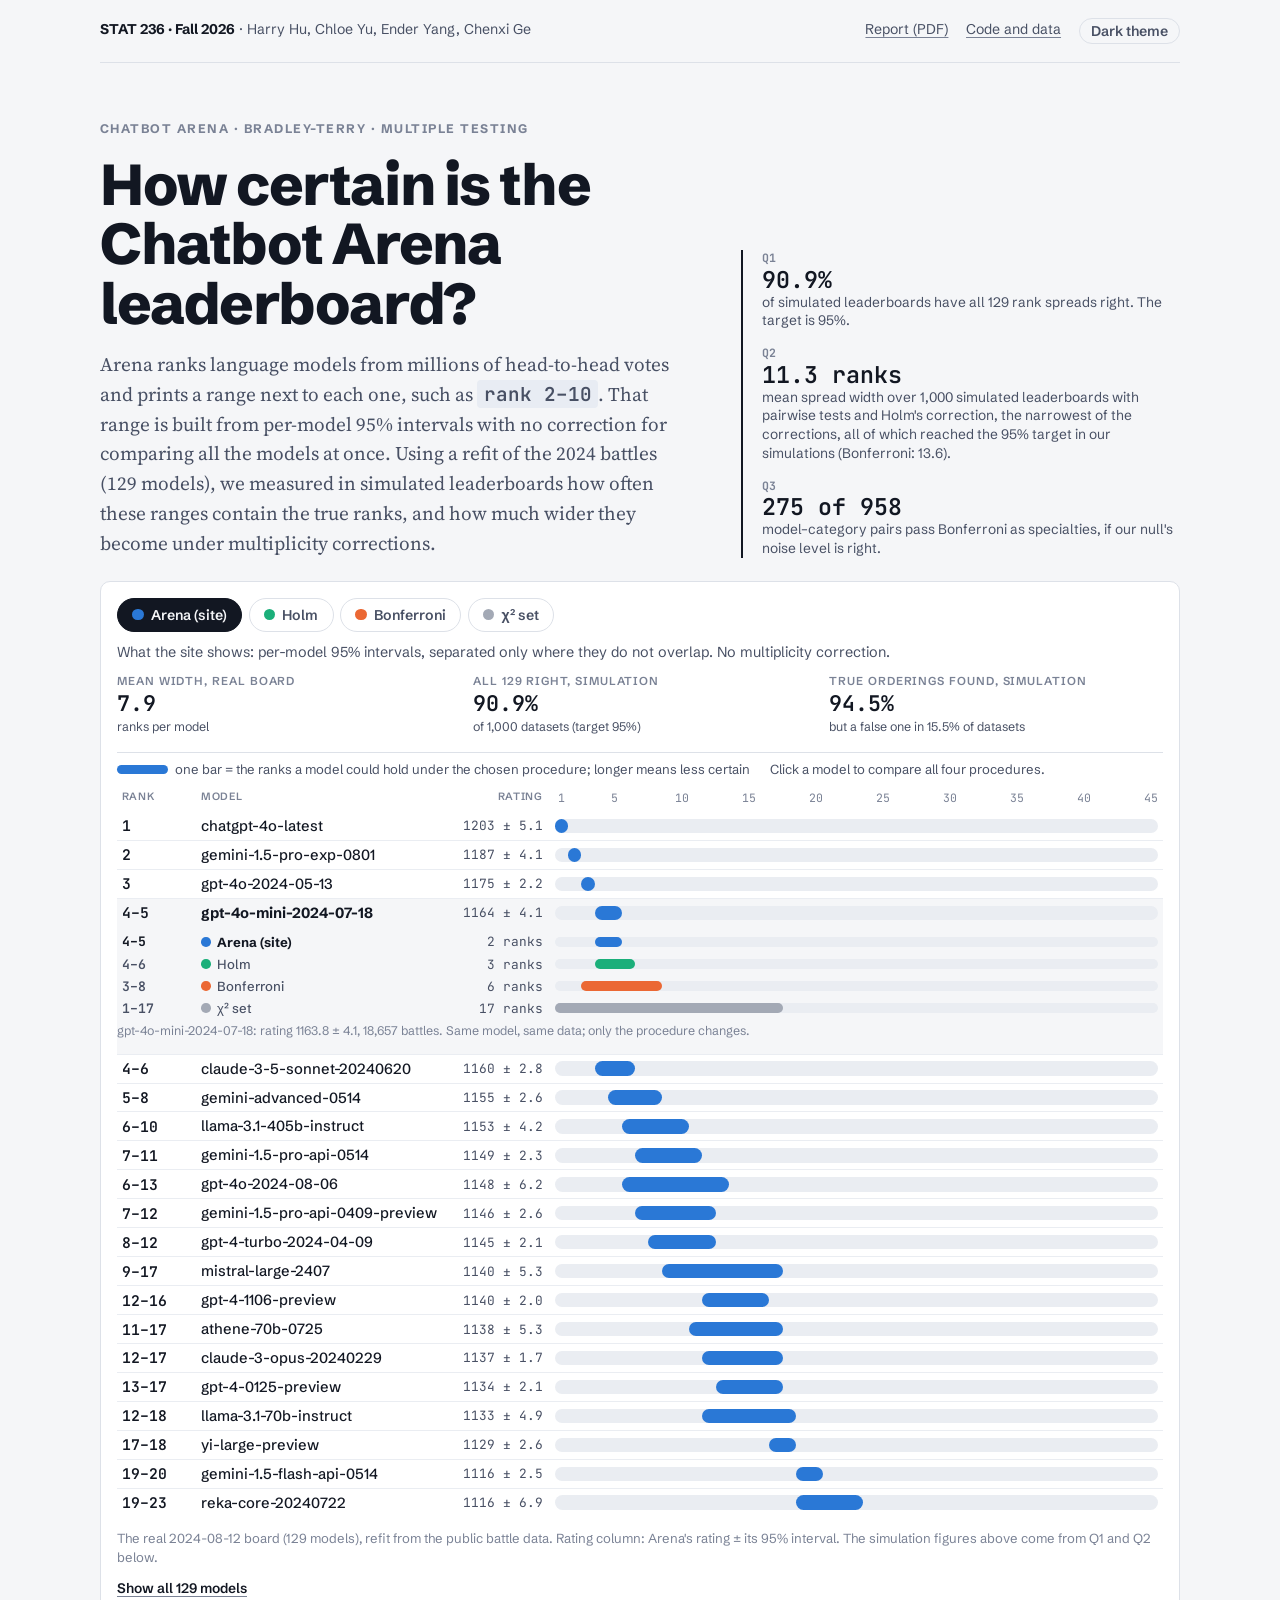
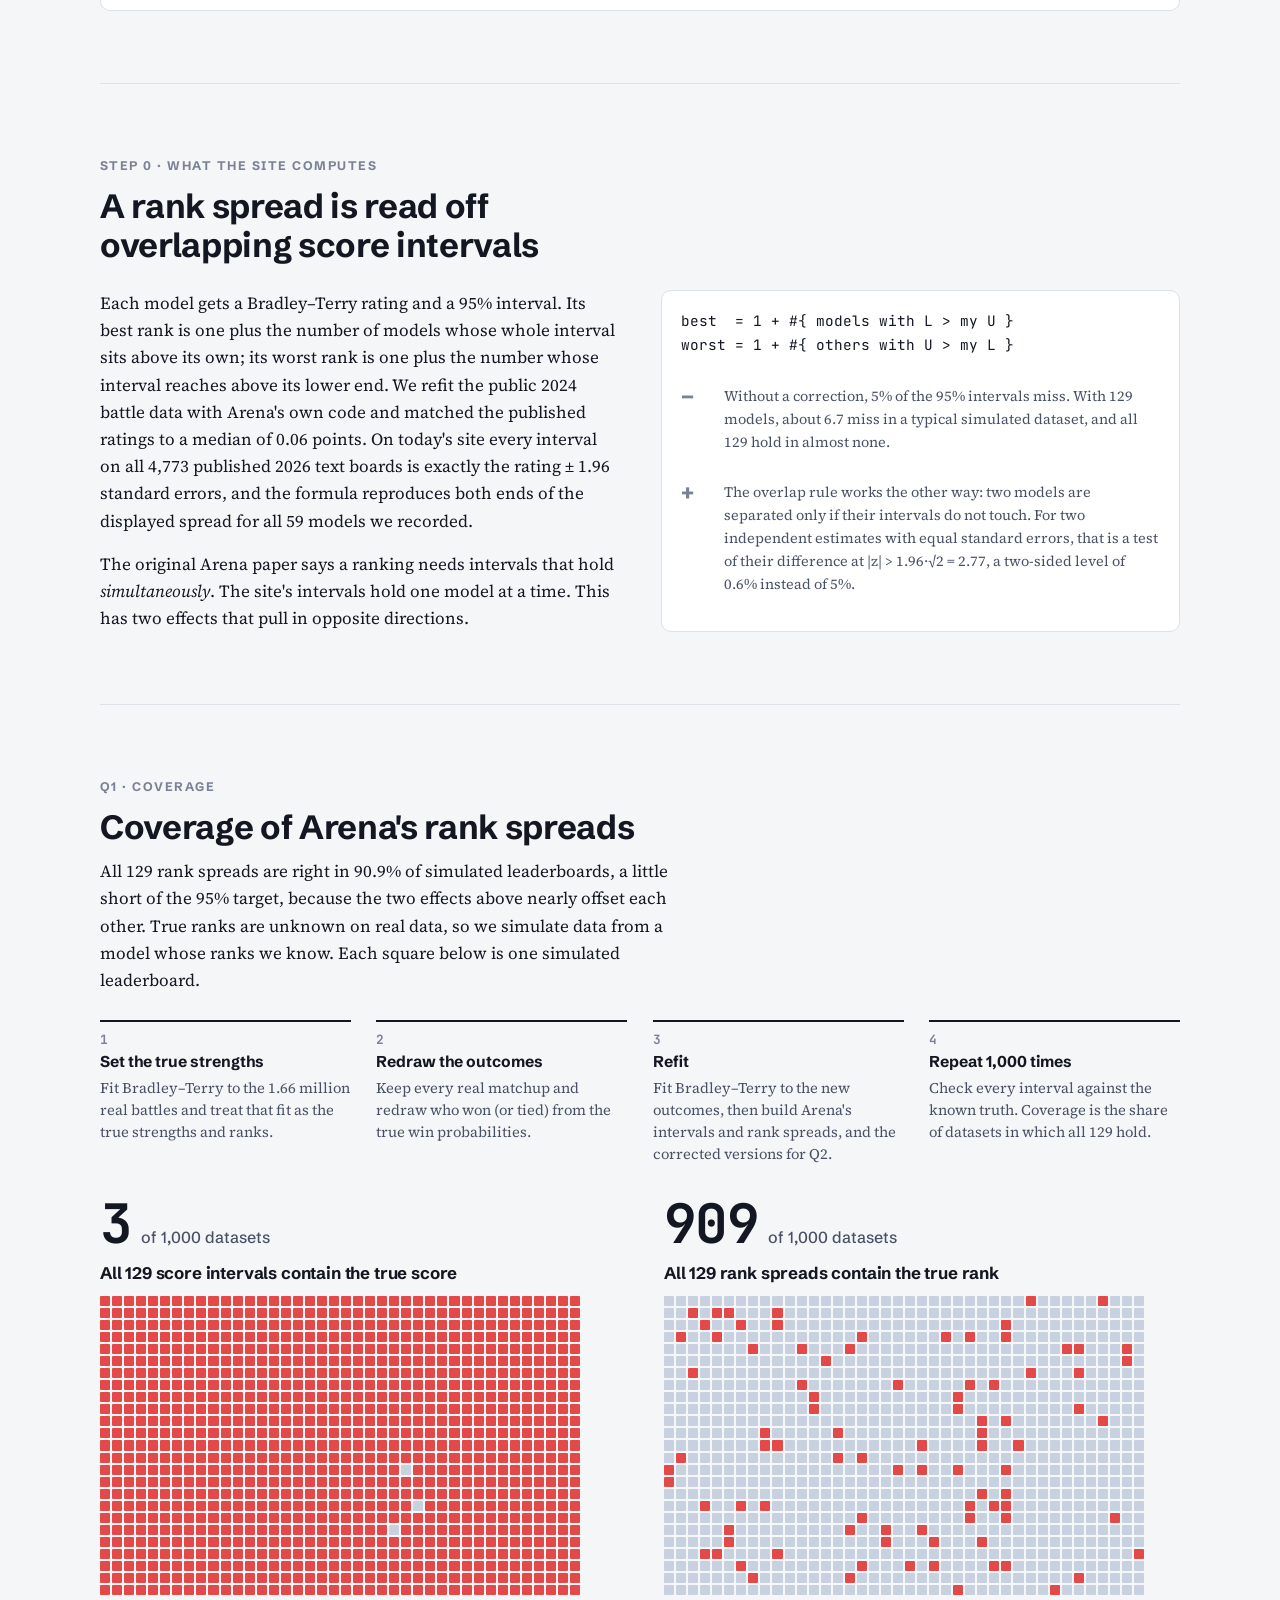
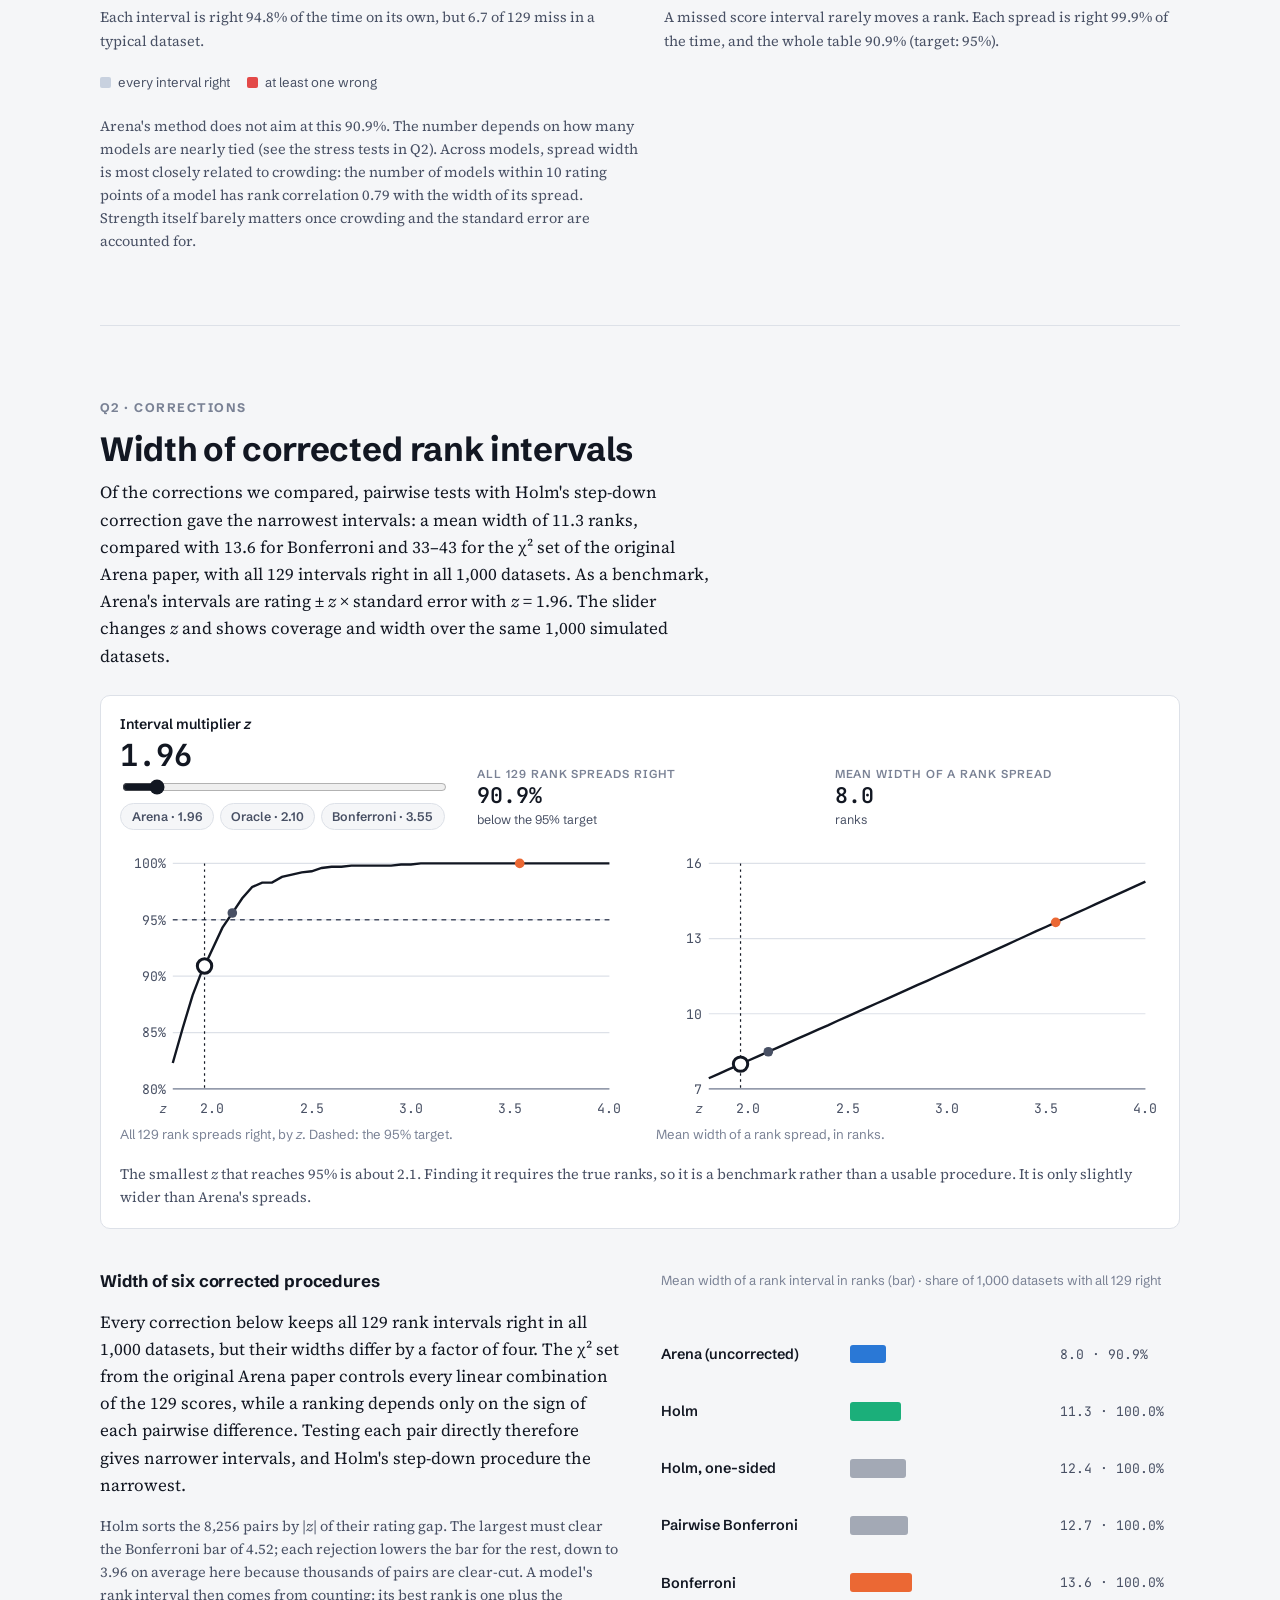
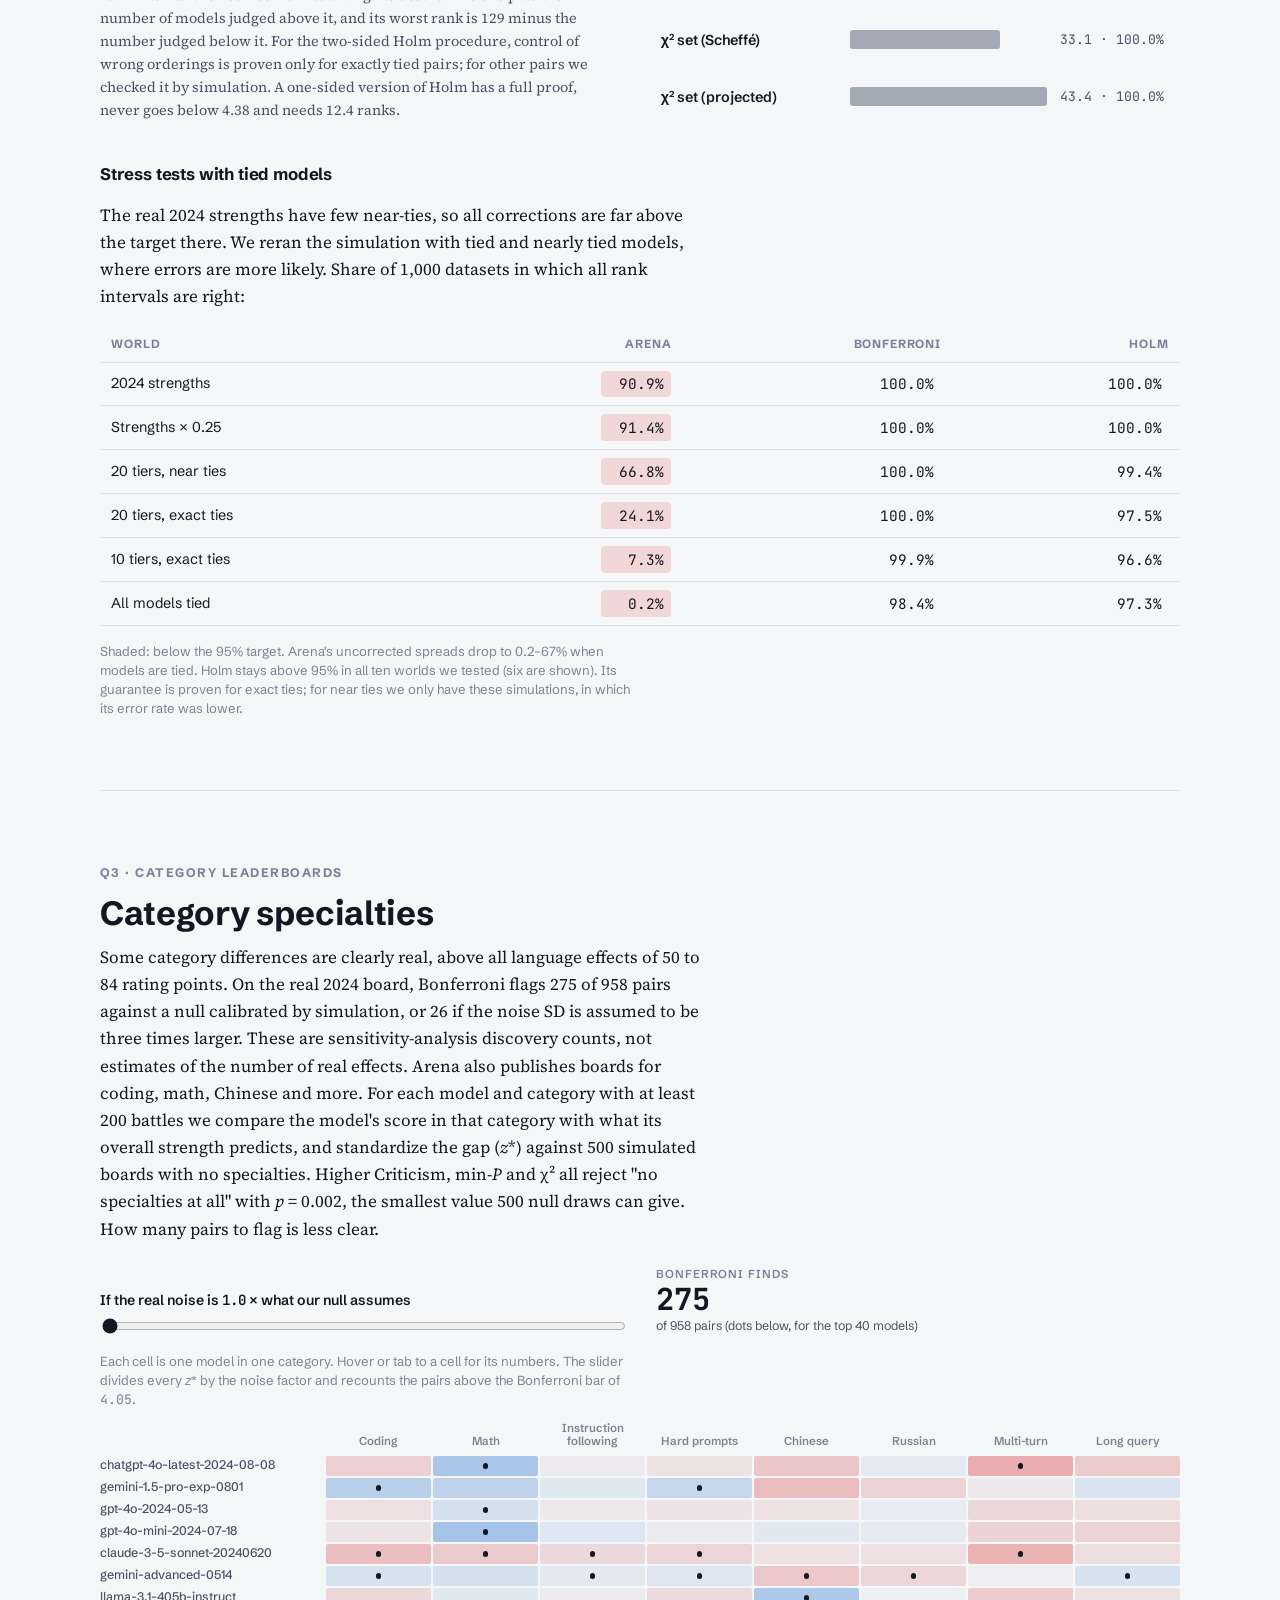
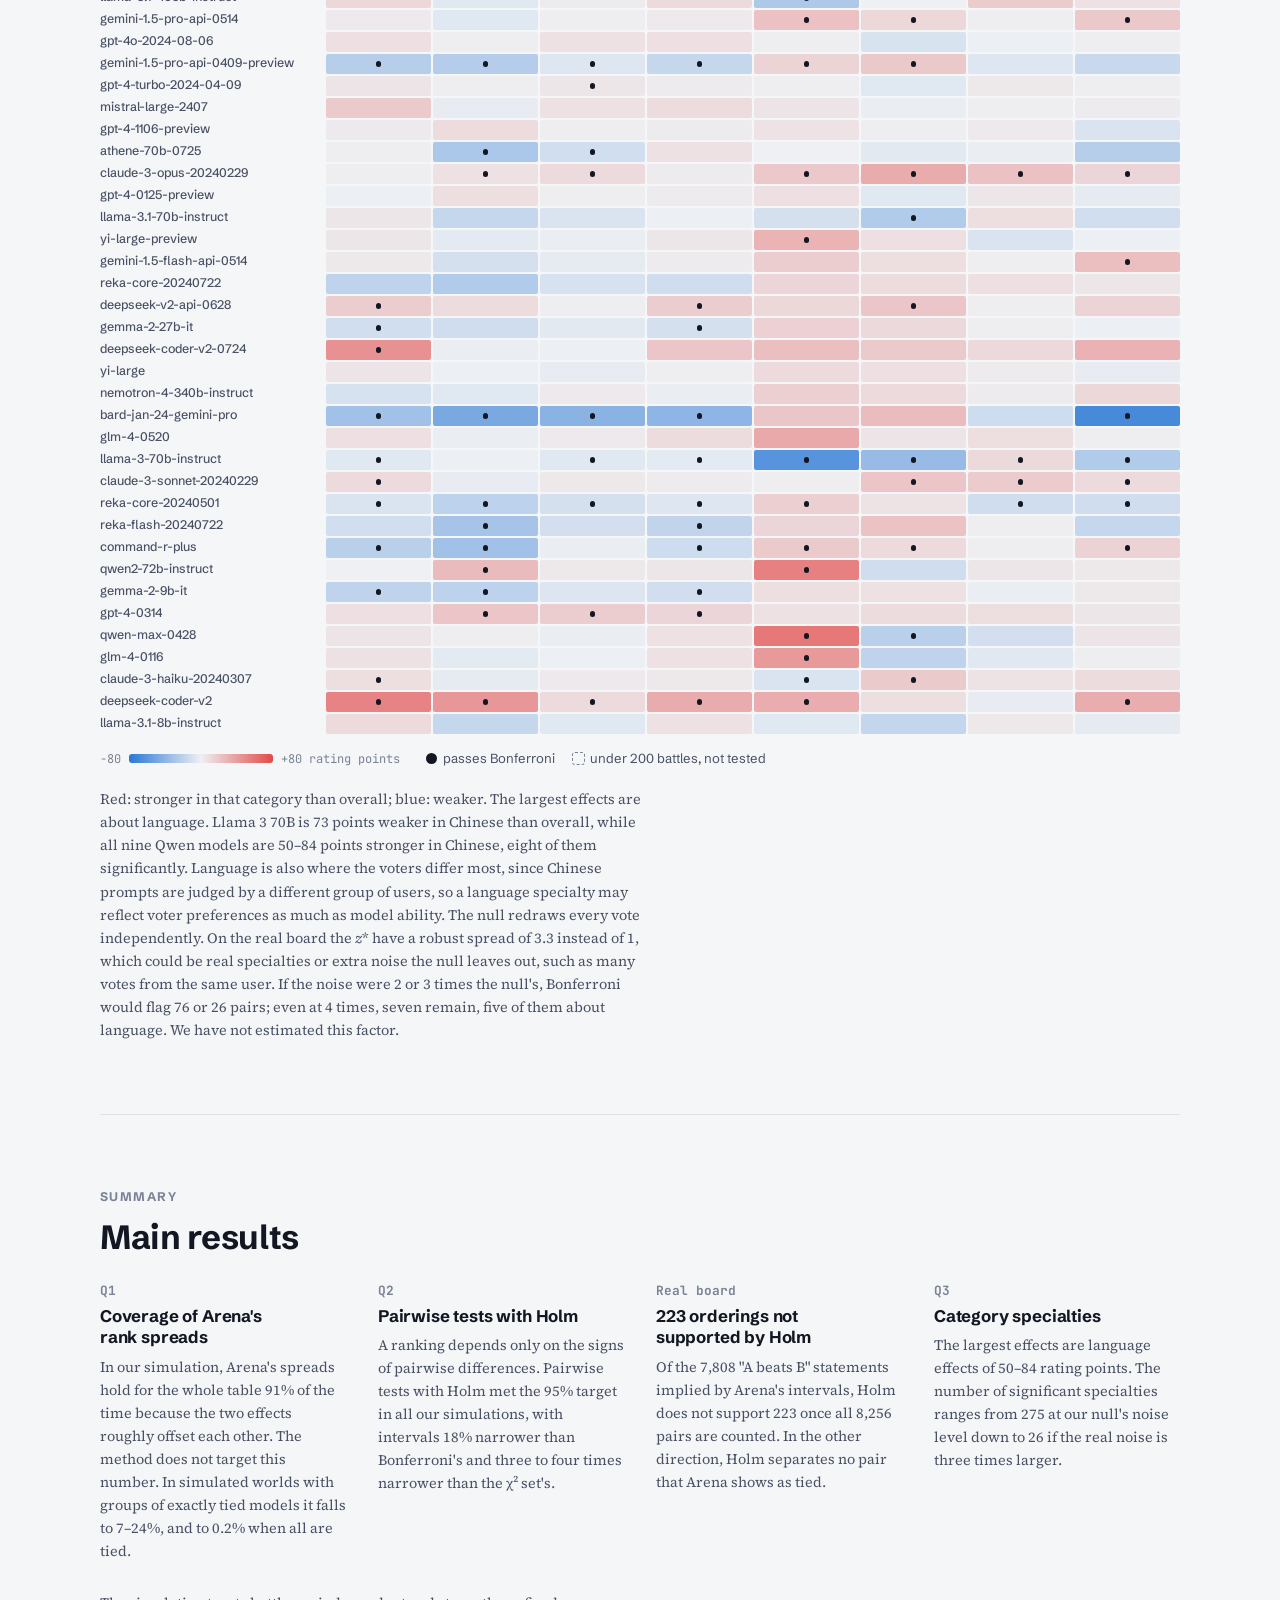
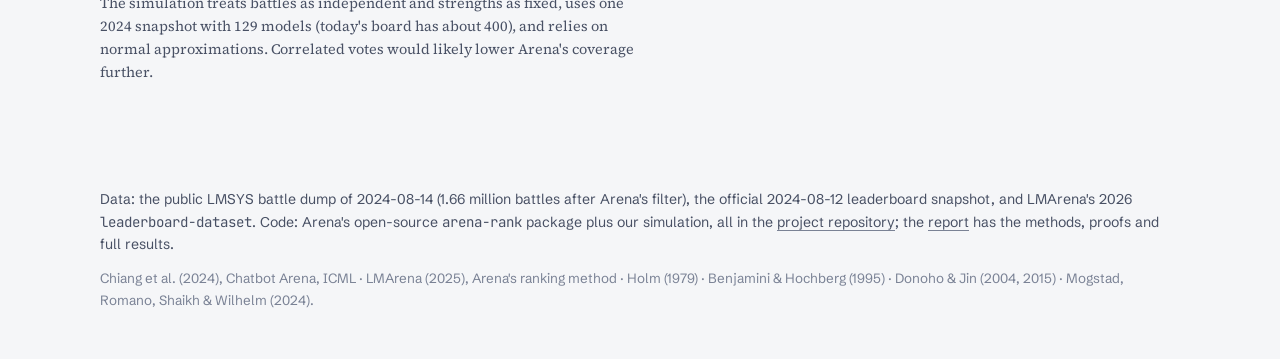
<file: CHENXI_GE/STAT236_Final_Project.html>
<!doctype html>
<html lang="en">
<head>
<meta charset="utf-8">
<meta name="viewport" content="width=device-width, initial-scale=1, viewport-fit=cover">
<title>How Certain Is the Chatbot Arena Leaderboard?</title>
<meta name="claude:viewport-fit-sides" content="cover">
<meta name="description" content="STAT 236 project: how reliable are Chatbot Arena's rank spreads, which corrections fix them, and are category specialties real?">
<link rel="preconnect" href="https://fonts.googleapis.com">
<link rel="preconnect" href="https://fonts.gstatic.com" crossorigin>
<link rel="stylesheet" href="https://fonts.googleapis.com/css2?family=Schibsted+Grotesk:wght@500;700;800&family=Source+Serif+4:ital,opsz,wght@0,8..60,400;0,8..60,600;1,8..60,400&family=JetBrains+Mono:wght@400;600&display=swap">
<script>try { const t = localStorage.getItem("theme"); if (t === "light" || t === "dark") document.documentElement.dataset.theme = t; } catch (e) {}</script>
<style>
/* Layout: a leaderboard you can interrogate. One reading column (about 68ch) with wide figure bands that break out
   of it; every chart is drawn from the committed results. Display: Schibsted Grotesk; body: Source Serif 4;
   ranks, ratings and counts: JetBrains Mono. Series colors are the report's: Arena blue, Bonferroni orange, Holm aqua. */
:root {
  --paper: #f5f6f8; --surface: #ffffff; --ink: #121722; --ink-2: #485064; --muted: #7a8295;
  --rule: #dde1e8; --track: #eaedf2; --chip: #e8ecf3;
  --arena: #2a78d6; --bonf: #eb6834; --holm: #1baf7a; --neutral: #a3a9b5;
  --hit: #c8d1df; --miss: #e34948; --neg: #2a78d6; --pos: #e34948; --mid: #eef0f3;
  --display: "Schibsted Grotesk", "Helvetica Neue", Arial, sans-serif;
  --body: "Source Serif 4", "Iowan Old Style", Georgia, serif;
  --mono: "JetBrains Mono", ui-monospace, "SF Mono", Menlo, monospace;
  --col: 68ch; --wide: 1080px;
}
@media (prefers-color-scheme: dark) { :root:not([data-theme="light"]) {
  --paper: #0f131b; --surface: #161c27; --ink: #e9edf4; --ink-2: #b3bbca; --muted: #8590a4;
  --rule: #283143; --track: #1f2736; --chip: #232c3c;
  --arena: #3987e5; --bonf: #d95926; --holm: #199e70; --neutral: #687286;
  --hit: #334059; --miss: #e66767; --neg: #3987e5; --pos: #e66767; --mid: #1f2533; color-scheme: dark; } }
:root[data-theme="dark"] {
  --paper: #0f131b; --surface: #161c27; --ink: #e9edf4; --ink-2: #b3bbca; --muted: #8590a4;
  --rule: #283143; --track: #1f2736; --chip: #232c3c;
  --arena: #3987e5; --bonf: #d95926; --holm: #199e70; --neutral: #687286;
  --hit: #334059; --miss: #e66767; --neg: #3987e5; --pos: #e66767; --mid: #1f2533; color-scheme: dark; }

* { box-sizing: border-box; }
html { -webkit-text-size-adjust: 100%; }
body { margin: 0; background: var(--paper); color: var(--ink); font: 400 1.0625rem/1.6 var(--body);
  padding-left: max(16px, env(safe-area-inset-left, 0px)); padding-right: max(16px, env(safe-area-inset-right, 0px)); }
a { color: inherit; text-decoration-color: var(--muted); text-underline-offset: 0.18em; }
a:hover { text-decoration-color: var(--ink); }
:focus-visible { outline: 2px solid var(--arena); outline-offset: 2px; border-radius: 3px; }
.mono, .num { font-family: var(--mono); font-variant-numeric: tabular-nums; }
.wrap { max-width: var(--wide); margin: 0 auto; }
.col { max-width: var(--col); }
h1, h2, h3 { font-family: var(--display); text-wrap: balance; margin: 0; letter-spacing: -0.01em; }
h1 { font-weight: 800; font-size: clamp(2.1rem, 5.4vw, 3.6rem); line-height: 1.04; letter-spacing: -0.025em; }
h2 { font-weight: 700; font-size: clamp(1.55rem, 3vw, 2.1rem); line-height: 1.15; }
h3 { font-weight: 700; font-size: 1.05rem; line-height: 1.3; }
p { margin: 0; }
.eyebrow { font-family: var(--display); font-weight: 700; font-size: 0.78rem; letter-spacing: 0.12em;
  text-transform: uppercase; color: var(--muted); }
.lede { font-size: 1.2rem; line-height: 1.55; color: var(--ink-2); }
.stack { display: flex; flex-direction: column; gap: 1rem; }
.small { font-size: 0.9rem; color: var(--ink-2); }
.cap { font-family: var(--display); font-size: 0.82rem; color: var(--muted); line-height: 1.45; }

/* top bar */
.top { display: flex; flex-wrap: wrap; justify-content: space-between; align-items: baseline; gap: 0.5rem 1.5rem;
  padding-block: 1.1rem; border-bottom: 1px solid var(--rule); font-family: var(--display); font-size: 0.88rem; color: var(--ink-2); }
.top nav { display: flex; gap: 1.1rem; flex-wrap: wrap; }
.top strong { color: var(--ink); font-weight: 700; }

section { padding-block: clamp(2.5rem, 6vw, 4.5rem); border-bottom: 1px solid var(--rule); }
section:last-of-type { border-bottom: 0; }
.sec-head { display: grid; gap: 0.7rem; margin-bottom: 1.6rem; }

/* hero */
.hero { padding-top: clamp(2rem, 5vw, 3.5rem); }
.hero-grid { display: grid; gap: 1.4rem; }
.hero-top { display: grid; gap: 1.6rem 3rem; align-items: end; }
@media (min-width: 960px) { .hero-top { grid-template-columns: minmax(0, 1.35fr) minmax(0, 1fr); } }
.glance { display: grid; gap: 0.9rem; border-left: 2px solid var(--ink); padding-left: 1.2rem; align-content: end; }
.glance .g { display: grid; gap: 0.1rem; }
@media (min-width: 600px) and (max-width: 959px) { .glance { grid-template-columns: repeat(3, minmax(0, 1fr)); gap: 1.4rem;
  border-left: 0; padding-left: 0; border-top: 2px solid var(--ink); padding-top: 0.9rem; } .glance .g { align-content: start; } }
.glance .gv { font: 600 1.45rem/1.1 var(--mono); font-variant-numeric: tabular-nums; }
.glance .gq { font: 700 0.72rem var(--mono); color: var(--muted); letter-spacing: 0.04em; }
.glance .gk { font-family: var(--display); font-size: 0.86rem; color: var(--ink-2); line-height: 1.35; }
.hero h1 .q { color: var(--muted); font-weight: 700; }
.spread-tag { white-space: nowrap; font-family: var(--mono); font-weight: 600; background: var(--chip); padding: 0.05em 0.35em; border-radius: 4px; }

/* segmented control */
.seg { display: flex; flex-wrap: wrap; gap: 0.4rem; }
.seg button { font: 600 0.88rem/1 var(--display); color: var(--ink-2); background: var(--surface);
  border: 1px solid var(--rule); border-radius: 999px; padding: 0.55rem 0.9rem; cursor: pointer;
  display: inline-flex; align-items: center; gap: 0.45rem; transition: background 0.15s, color 0.15s, border-color 0.15s; }
.seg button .sw { width: 0.7rem; height: 0.7rem; border-radius: 50%; background: var(--c, var(--neutral)); }
.seg button[aria-pressed="true"] { background: var(--ink); color: var(--paper); border-color: var(--ink); }
.seg button:hover { border-color: var(--ink-2); }

/* leaderboard */
.board-card { background: var(--surface); border: 1px solid var(--rule); border-radius: 10px; padding: 1rem 1rem 0.8rem; }
.board-meta { display: grid; grid-template-columns: repeat(auto-fit, minmax(9.5rem, 1fr)); gap: 0.8rem 1.4rem;
  padding-block: 0.4rem 0.9rem; border-bottom: 1px solid var(--rule); margin-bottom: 0.4rem; }
.metric { display: grid; gap: 0.1rem; align-content: start; }
.board-meta { grid-template-rows: auto auto auto; }
.board-meta .metric { grid-row: span 3; grid-template-rows: subgrid; }
.metric .k { font: 600 0.72rem/1.2 var(--display); letter-spacing: 0.08em; text-transform: uppercase; color: var(--muted); }
.metric .v { font: 600 1.35rem/1.15 var(--mono); font-variant-numeric: tabular-nums; }
.metric .d { font-family: var(--display); font-size: 0.78rem; color: var(--ink-2); }
.proc-note { font-family: var(--display); font-size: 0.9rem; color: var(--ink-2); min-height: 2.6em; padding-top: 0.6rem; }
.rows { display: grid; }
.row { display: grid; grid-template-columns: 4.2rem minmax(0, 15rem) 5.6rem minmax(0, 1fr); align-items: center;
  gap: 0.75rem; padding-block: 0.28rem; border-bottom: 1px solid var(--track); }
.row:last-child { border-bottom: 0; }
.row .rk { font: 600 0.92rem var(--mono); font-variant-numeric: tabular-nums; }
.row .nm { font: 500 0.92rem var(--display); overflow: hidden; text-overflow: ellipsis; white-space: nowrap; }
.row .sc { font: 400 0.8rem var(--mono); color: var(--ink-2); font-variant-numeric: tabular-nums; text-align: right; }
.trk { position: relative; height: 0.9rem; background: var(--track); border-radius: 999px; }
.bar { position: absolute; top: 0; bottom: 0; border-radius: 999px; background: var(--c, var(--arena));
  transition: left 0.45s cubic-bezier(.2,.7,.2,1), width 0.45s cubic-bezier(.2,.7,.2,1), background 0.3s; }
.axis { display: grid; grid-template-columns: 4.2rem minmax(0, 15rem) 5.6rem minmax(0, 1fr); gap: 0.75rem;
  font: 400 0.72rem var(--mono); color: var(--muted); padding-bottom: 0.3rem; }
.axis .ticks { position: relative; height: 1.1rem; }
.axis .ticks span { position: absolute; transform: translateX(-50%); }
.axis .lbl { font-family: var(--display); font-weight: 600; letter-spacing: 0.06em; text-transform: uppercase; font-size: 0.66rem; }
.board-foot { display: flex; flex-wrap: wrap; gap: 0.8rem 1.2rem; justify-content: space-between; align-items: center; padding-top: 0.8rem; }
.linkbtn { font: 600 0.86rem var(--display); background: none; border: 0; color: var(--ink); text-decoration: underline;
  text-underline-offset: 0.2em; text-decoration-color: var(--muted); cursor: pointer; padding: 0; }
button.row { width: 100%; font: inherit; color: inherit; text-align: left; background: none; border: 0;
  border-bottom: 1px solid var(--track); cursor: pointer; border-radius: 0; }
button.row:hover { background: var(--paper); }
button.row[aria-expanded="true"] { background: var(--paper); border-bottom-color: transparent; }
button.row[aria-expanded="true"] .nm { font-weight: 700; }
button.row:focus-visible { outline-offset: -2px; }
.cmp { background: var(--paper); border-bottom: 1px solid var(--track); padding: 0.2rem 0 0.55rem; }
.cmp .row { border-bottom: 0; padding-block: 0.16rem; }
.cmp .row .nm { font-size: 0.82rem; color: var(--ink-2); display: inline-flex; align-items: center; gap: 0.4rem; }
.cmp .row .nm i { width: 0.6rem; height: 0.6rem; border-radius: 50%; background: var(--c); flex: none; }
.cmp .row .rk { font-size: 0.82rem; color: var(--ink-2); }
.cmp .row.on .nm, .cmp .row.on .rk { color: var(--ink); font-weight: 700; }
.cmp .trk { height: 0.6rem; }
.cmp .hint { font-family: var(--display); font-size: 0.78rem; color: var(--muted); padding: 0.1rem 0 0.25rem; }
.howto { display: flex; flex-wrap: wrap; align-items: center; gap: 0.3rem 1.2rem; font-family: var(--display); font-size: 0.82rem; color: var(--ink-2); padding-bottom: 0.6rem; }
.howto .ex { display: inline-flex; align-items: center; gap: 0.45rem; }
.howto .ex b { display: inline-block; width: 3.2rem; height: 0.6rem; border-radius: 999px; background: var(--c, var(--arena)); }
.row, .axis { padding-inline: 0.3rem; }
@media (max-width: 640px) {
  .row, .axis { grid-template-columns: 2.9rem minmax(0, 1.25fr) minmax(0, 1fr); gap: 0.5rem; }
  .row .sc, .axis .sc-h { display: none; }
  .row .nm { font-size: 0.84rem; }
  .board-card { padding-inline: 0.7rem; }
  .board-meta { grid-template-columns: repeat(3, minmax(0, 1fr)); gap: 0.6rem; }
  .metric .v { font-size: 1.1rem; }
}

/* explainer */
.two { display: grid; grid-template-columns: repeat(auto-fit, minmax(min(100%, 22rem), 1fr)); gap: 1.4rem 2.6rem; }
.rule-box { background: var(--surface); border: 1px solid var(--rule); border-radius: 10px; padding: 1.1rem 1.2rem; display: grid; gap: 0.6rem; }
.formula { font-family: var(--mono); font-size: 0.9rem; line-height: 1.7; overflow-x: auto; white-space: nowrap; }
/* JetBrains Mono turns #{ and similar pairs into ligatures; keep the characters as typed */
.formula, .mono, .num, .spread-tag { font-variant-ligatures: none; font-feature-settings: "liga" 0, "calt" 0; }
.err { display: grid; grid-template-columns: 2rem minmax(0, 1fr); gap: 0.7rem; align-items: start; }
.err .sign { font: 800 1.3rem/1 var(--display); color: var(--muted); padding-top: 0.15rem; }

/* waffles */
.waffles { display: grid; grid-template-columns: repeat(auto-fit, minmax(min(100%, 24rem), 1fr)); gap: 2rem 3rem; }
.waffle-block { display: grid; gap: 0.7rem; }
.waffle-num { display: flex; align-items: baseline; gap: 0.6rem; flex-wrap: wrap; }
.waffle-num .big { font: 700 clamp(2.4rem, 6vw, 3.4rem)/1 var(--mono); font-variant-numeric: tabular-nums; letter-spacing: -0.03em; }
.waffle-num .of { font: 500 1rem var(--display); color: var(--ink-2); }
.waffle { display: grid; grid-template-columns: repeat(40, minmax(0, 1fr)); gap: 2px; max-width: 30rem; }
.waffle i { display: block; aspect-ratio: 1; background: var(--hit); border-radius: 1px; }
.waffle i.x { background: var(--miss); }
.legend { display: flex; flex-wrap: wrap; gap: 0.4rem 1.1rem; font-family: var(--display); font-size: 0.82rem; color: var(--ink-2); }
.legend span { display: inline-flex; align-items: center; gap: 0.4rem; }
.legend i { width: 0.7rem; height: 0.7rem; border-radius: 2px; display: inline-block; }

/* dial */
.dial { display: grid; gap: 1.2rem; background: var(--surface); border: 1px solid var(--rule); border-radius: 10px; padding: 1.2rem; }
.dial-top { display: grid; grid-template-columns: repeat(auto-fit, minmax(min(100%, 15rem), 1fr)); gap: 1rem 2rem; align-items: end; }
.slider { display: grid; gap: 0.4rem; }
.slider label { font: 600 0.88rem var(--display); }
.slider .zval { font: 700 1.9rem/1 var(--mono); }
input[type=range] { width: 100%; accent-color: var(--ink); }
.marks { display: flex; flex-wrap: wrap; gap: 0.35rem; }
.marks button { font: 600 0.78rem var(--display); border: 1px solid var(--rule); background: var(--paper); color: var(--ink-2);
  border-radius: 999px; padding: 0.3rem 0.65rem; cursor: pointer; }
.marks button:hover { border-color: var(--ink-2); color: var(--ink); }
.charts2 { display: grid; grid-template-columns: repeat(auto-fit, minmax(min(100%, 22rem), 1fr)); gap: 1rem 2rem; }
svg { display: block; width: 100%; height: auto; overflow: visible; }
svg text { font-family: var(--display); fill: var(--ink-2); }
svg .num { font-family: var(--mono); }
.gridline { stroke: var(--rule); stroke-width: 1; }
.axisline { stroke: var(--muted); stroke-width: 1; }
.target { stroke: var(--ink-2); stroke-width: 1.2; stroke-dasharray: 4 4; }

/* procedure bars */
.pbars { display: grid; gap: 0.35rem; }
.pbar { display: grid; grid-template-columns: minmax(0, 11rem) minmax(0, 1fr) 7.5rem; gap: 0.8rem; align-items: center; }
.pbar .nm { font: 600 0.9rem var(--display); }
.pbar .tr { height: 1.15rem; position: relative; }
.pbar .tr b { position: absolute; left: 0; top: 0; bottom: 0; border-radius: 3px; background: var(--c, var(--neutral)); }
.pbar .vv { font: 400 0.82rem var(--mono); color: var(--ink-2); font-variant-numeric: tabular-nums; }
@media (max-width: 560px) {
  .pbar { grid-template-columns: minmax(0, 1fr) auto; gap: 0.15rem 0.6rem; margin-bottom: 0.35rem; }
  .pbar .nm { grid-column: 1; grid-row: 1; } .pbar .vv { grid-column: 2; grid-row: 1; } .pbar .tr { grid-column: 1 / -1; grid-row: 2; height: 0.8rem; }
}

/* stress table */
.tbl-wrap { overflow-x: auto; }
table { border-collapse: collapse; width: 100%; font-family: var(--display); font-size: 0.9rem; }
th, td { text-align: right; padding: 0.5rem 0.7rem; border-bottom: 1px solid var(--rule); white-space: nowrap; }
th:first-child, td:first-child { text-align: left; }
th { font-weight: 700; font-size: 0.74rem; letter-spacing: 0.07em; text-transform: uppercase; color: var(--muted); }
td.num { font-family: var(--mono); }
td .pill { display: inline-block; min-width: 4.4rem; padding: 0.12rem 0.45rem; border-radius: 4px; text-align: right; }
td .low { background: color-mix(in srgb, var(--miss) 18%, transparent); color: var(--ink); }
@media (max-width: 560px) { th, td { padding: 0.45rem 0.25rem; } th { font-size: 0.66rem; letter-spacing: 0.04em; }
  td .pill { min-width: 3.5rem; padding-inline: 0.3rem; } table { font-size: 0.82rem; } }

/* heatmap */
.hm-controls { display: grid; grid-template-columns: repeat(auto-fit, minmax(min(100%, 18rem), 1fr)); gap: 1rem 2rem; align-items: end; margin-bottom: 1rem; }
.hm-count { font: 700 1.9rem/1 var(--mono); }
.hm-wrap { overflow-x: auto; }
.hm { display: grid; grid-template-columns: minmax(9rem, 14rem) repeat(8, minmax(2.4rem, 1fr)); gap: 2px; min-width: 32rem; }
.hm .h { font: 600 0.72rem/1.15 var(--display); color: var(--muted); text-align: center; padding-bottom: 0.35rem; align-self: end; }
.hm .m { font: 500 0.78rem/1.2 var(--display); color: var(--ink-2); white-space: nowrap; overflow: hidden; text-overflow: ellipsis; align-self: center;
  position: sticky; left: 0; z-index: 1; background: var(--paper); height: 100%; display: flex; align-items: center; padding-right: 0.3rem; }
.hm .h .s { display: none; }
.hm .corner { position: sticky; left: 0; z-index: 1; background: var(--paper); align-self: stretch; }
@media (max-width: 640px) {
  .hm { grid-template-columns: minmax(7.6rem, 8.6rem) repeat(8, minmax(2.3rem, 1fr)); min-width: 28rem; }
  .hm .m { font-size: 0.7rem; }
  .hm .h .f { display: none; } .hm .h .s { display: inline; }
}
.hm .c { position: relative; height: 1.25rem; border-radius: 2px; background: var(--mid); border: 0; padding: 0; cursor: default; }
.hm .c.sig::after { content: ""; position: absolute; left: 50%; top: 50%; width: 0.36rem; height: 0.36rem; margin: -0.18rem;
  border-radius: 50%; background: var(--ink); }
.hm .c.na { background: transparent; outline: 1px dashed var(--rule); outline-offset: -1px; }
.tip { position: fixed; z-index: 20; pointer-events: none; background: var(--ink); color: var(--paper); font: 500 0.8rem/1.4 var(--display);
  padding: 0.5rem 0.65rem; border-radius: 6px; max-width: 16rem; }
.tip .num { font-family: var(--mono); }
.scale { display: flex; align-items: center; gap: 0.5rem; font: 400 0.75rem var(--mono); color: var(--muted); }
.scale .grad { width: 9rem; height: 0.55rem; border-radius: 3px; }

/* short answers and method steps */
.answer { font-size: 1.12rem; line-height: 1.5; color: var(--ink); border-left: 3px solid var(--c, var(--ink)); padding-left: 0.9rem; }
.answer strong { font-weight: 600; }
.steps { list-style: none; margin: 0 0 2rem; padding: 0; display: grid; gap: 1rem 1.6rem;
  grid-template-columns: repeat(auto-fit, minmax(min(100%, 13rem), 1fr)); counter-reset: st; }
.steps li { counter-increment: st; border-top: 2px solid var(--ink); padding-top: 0.6rem; display: grid; gap: 0.25rem; align-content: start; }
.steps li::before { content: counter(st); font: 700 0.8rem var(--mono); color: var(--muted); }
.steps strong { font: 700 0.98rem/1.3 var(--display); }
.steps span { font-size: 0.92rem; line-height: 1.5; color: var(--ink-2); }
.theme-btn { font: 600 0.88rem var(--display); color: var(--ink-2); background: none; border: 1px solid var(--rule);
  border-radius: 999px; padding: 0.2rem 0.7rem; cursor: pointer; }
.theme-btn:hover { color: var(--ink); border-color: var(--ink-2); }

/* takeaways */
.takeaways { display: grid; grid-template-columns: repeat(auto-fit, minmax(min(100%, 15rem), 1fr)); gap: 1.4rem 2rem; }
.tk { display: grid; gap: 0.4rem; align-content: start; }
.tk .n { font: 700 0.8rem var(--mono); color: var(--muted); }
footer { padding-block: 2rem 3rem; font-family: var(--display); font-size: 0.88rem; color: var(--ink-2); display: grid; gap: 0.8rem; }
.refs { font-size: 0.84rem; color: var(--muted); }
@media (prefers-reduced-motion: reduce) { *, *::before, *::after { transition: none !important; animation: none !important; } }
</style>
</head>
<body>
<div class="wrap">
  <header class="top">
    <div><strong>STAT 236 · Fall 2026</strong> · Harry Hu, Chloe Yu, Ender Yang, Chenxi Ge</div>
    <nav>
      <a href="https://github.com/chenxige0509/stat236-arena-uncertainty/blob/main/report/report.pdf">Report (PDF)</a>
      <a href="https://github.com/chenxige0509/stat236-arena-uncertainty">Code and data</a>
      <button class="theme-btn" id="theme-btn" type="button"></button>
    </nav>
  </header>

  <!-- ============================================================ hero -->
  <section class="hero" aria-labelledby="h-hero">
    <div class="hero-grid">
      <div class="hero-top">
      <div class="stack col">
        <p class="eyebrow">Chatbot Arena · Bradley–Terry · multiple testing</p>
        <h1 id="h-hero">How certain is the Chatbot&nbsp;Arena leaderboard?</h1>
        <p class="lede">Arena ranks language models from millions of head-to-head votes and prints a range next to each one, such as <span class="spread-tag">rank 2–10</span>. That range is built from per-model 95% intervals with no correction for comparing all the models at once. Using a refit of the 2024 battles (129 models), we measured in simulated leaderboards how often these ranges contain the true ranks, and how much wider they become under multiplicity corrections.</p>
      </div>
      <div class="glance" aria-label="Main findings">
        <div class="g"><span class="gq">Q1</span><span class="gv">90.9%</span><span class="gk">of simulated leaderboards have all 129 rank spreads right. The target is 95%.</span></div>
        <div class="g"><span class="gq">Q2</span><span class="gv">11.3 ranks</span><span class="gk">mean spread width over 1,000 simulated leaderboards with pairwise tests and Holm's correction, the narrowest of the corrections, all of which reached the 95% target in our simulations (Bonferroni: 13.6).</span></div>
        <div class="g"><span class="gq">Q3</span><span class="gv">275 of 958</span><span class="gk">model–category pairs pass Bonferroni as specialties, if our null's noise level is right.</span></div>
      </div>
      </div>
      <div class="board-card">
        <div class="seg" role="group" aria-label="Procedure used to compute the rank intervals" id="seg-board"></div>
        <p class="proc-note" id="proc-note"></p>
        <div class="board-meta" id="board-meta"></div>
        <p class="howto" id="howto"><span class="ex"><b id="howto-bar"></b>one bar = the ranks a model could hold under the chosen procedure; longer means less certain</span><span>Click a model to compare all four procedures.</span></p>
        <div class="axis" aria-hidden="true"><span class="lbl">Rank</span><span class="lbl">Model</span><span class="lbl sc-h" style="text-align:right">Rating</span><div class="ticks" id="ticks"></div></div>
        <div class="rows" id="rows"></div>
        <div class="board-foot">
          <p class="cap">The real 2024-08-12 board (129 models), refit from the public battle data. Rating column: Arena's rating ± its 95% interval. The simulation figures above come from Q1 and Q2 below.</p>
          <button class="linkbtn" id="toggle-all" type="button">Show all 129 models</button>
        </div>
      </div>
    </div>
  </section>

  <!-- ============================================================ the rule -->
  <section aria-labelledby="h-rule">
    <div class="sec-head col">
      <p class="eyebrow">Step 0 · What the site computes</p>
      <h2 id="h-rule">A rank spread is read off overlapping score intervals</h2>
    </div>
    <div class="two">
      <div class="stack col">
        <p>Each model gets a Bradley–Terry rating and a 95% interval. Its best rank is one plus the number of models whose whole interval sits above its own; its worst rank is one plus the number whose interval reaches above its lower end. We refit the public 2024 battle data with Arena's own code and matched the published ratings to a median of 0.06 points. On today's site every interval on all 4,773 published 2026 text boards is exactly the rating ± 1.96 standard errors, and the formula reproduces both ends of the displayed spread for all 59 models we recorded.</p>
        <p>The original Arena paper says a ranking needs intervals that hold <em>simultaneously</em>. The site's intervals hold one model at a time. This has two effects that pull in opposite directions.</p>
      </div>
      <div class="rule-box" aria-label="The two effects">
        <div class="formula">best&nbsp;&nbsp;= 1 + #{ models with L &gt; my U }<br>worst = 1 + #{ others with U &gt; my L }</div>
        <div class="err"><span class="sign">−</span><p class="small">Without a correction, 5% of the 95% intervals miss. With 129 models, about 6.7 miss in a typical simulated dataset, and all 129 hold in almost none.</p></div>
        <div class="err"><span class="sign">+</span><p class="small">The overlap rule works the other way: two models are separated only if their intervals do not touch. For two independent estimates with equal standard errors, that is a test of their difference at |z| &gt; 1.96·√2 = 2.77, a two-sided level of 0.6% instead of 5%.</p></div>
      </div>
    </div>
  </section>

  <!-- ============================================================ Q1 -->
  <section aria-labelledby="h-q1">
    <div class="sec-head col">
      <p class="eyebrow">Q1 · Coverage</p>
      <h2 id="h-q1">Coverage of Arena's rank spreads</h2>
      <p>All 129 rank spreads are right in 90.9% of simulated leaderboards, a little short of the 95% target, because the two effects above nearly offset each other. True ranks are unknown on real data, so we simulate data from a model whose ranks we know. Each square below is one simulated leaderboard.</p>
    </div>
    <ol class="steps" aria-label="How the simulation works">
      <li><strong>Set the true strengths</strong><span>Fit Bradley–Terry to the 1.66 million real battles and treat that fit as the true strengths and ranks.</span></li>
      <li><strong>Redraw the outcomes</strong><span>Keep every real matchup and redraw who won (or tied) from the true win probabilities.</span></li>
      <li><strong>Refit</strong><span>Fit Bradley–Terry to the new outcomes, then build Arena's intervals and rank spreads, and the corrected versions for Q2.</span></li>
      <li><strong>Repeat 1,000 times</strong><span>Check every interval against the known truth. Coverage is the share of datasets in which all 129 hold.</span></li>
    </ol>
    <div class="waffles">
      <div class="waffle-block">
        <div class="waffle-num"><span class="big" id="w1-n"></span><span class="of">of 1,000 datasets</span></div>
        <h3>All 129 score intervals contain the true score</h3>
        <div class="waffle" id="waffle-ci" role="img"></div>
        <p class="small">Each interval is right <span id="ci-each"></span> of the time on its own, but <span id="miss-rep"></span> of 129 miss in a typical dataset.</p>
      </div>
      <div class="waffle-block">
        <div class="waffle-num"><span class="big" id="w2-n"></span><span class="of">of 1,000 datasets</span></div>
        <h3>All 129 rank spreads contain the true rank</h3>
        <div class="waffle" id="waffle-rs" role="img"></div>
        <p class="small">A missed score interval rarely moves a rank. Each spread is right <span id="rs-each"></span> of the time, and the whole table 90.9% (target: 95%).</p>
      </div>
    </div>
    <div class="legend" style="margin-top:1.2rem"><span><i style="background:var(--hit)"></i>every interval right</span><span><i style="background:var(--miss)"></i>at least one wrong</span></div>
    <p class="col small" style="margin-top:1.4rem">Arena's method does not aim at this 90.9%. The number depends on how many models are nearly tied (see the stress tests in Q2). Across models, spread width is most closely related to crowding: the number of models within 10 rating points of a model has rank correlation 0.79 with the width of its spread. Strength itself barely matters once crowding and the standard error are accounted for.</p>
  </section>

  <!-- ============================================================ Q2 -->
  <section aria-labelledby="h-q2">
    <div class="sec-head col">
      <p class="eyebrow">Q2 · Corrections</p>
      <h2 id="h-q2">Width of corrected rank intervals</h2>
      <p>Of the corrections we compared, pairwise tests with Holm's step-down correction gave the narrowest intervals: a mean width of 11.3 ranks, compared with 13.6 for Bonferroni and 33–43 for the χ² set of the original Arena paper, with all 129 intervals right in all 1,000 datasets. As a benchmark, Arena's intervals are rating ± <em>z</em> × standard error with <em>z</em> = 1.96. The slider changes <em>z</em> and shows coverage and width over the same 1,000 simulated datasets.</p>
    </div>
    <div class="dial">
      <div class="dial-top">
        <div class="slider">
          <label for="zdial">Interval multiplier <em>z</em></label>
          <div class="zval num" id="zval"></div>
          <input type="range" id="zdial" min="0" max="1" step="1" value="0" aria-describedby="z-readout">
          <div class="marks" id="zmarks"></div>
        </div>
        <div class="metric"><span class="k">All 129 rank spreads right</span><span class="v" id="z-cover"></span><span class="d" id="z-readout"></span></div>
        <div class="metric"><span class="k">Mean width of a rank spread</span><span class="v" id="z-width"></span><span class="d">ranks</span></div>
      </div>
      <div class="charts2">
        <figure style="margin:0"><svg id="ch-cover" viewBox="0 0 420 230" role="img" aria-label="Share of datasets with all rank spreads right, against z"></svg><figcaption class="cap">All 129 rank spreads right, by <em>z</em>. Dashed: the 95% target.</figcaption></figure>
        <figure style="margin:0"><svg id="ch-width" viewBox="0 0 420 230" role="img" aria-label="Mean rank spread width against z"></svg><figcaption class="cap">Mean width of a rank spread, in ranks.</figcaption></figure>
      </div>
      <p class="small">The smallest <em>z</em> that reaches 95% is about 2.1. Finding it requires the true ranks, so it is a benchmark rather than a usable procedure. It is only slightly wider than Arena's spreads.</p>
    </div>

    <div class="two" style="margin-top:2.6rem">
      <div class="stack col">
        <h3>Width of six corrected procedures</h3>
        <p>Every correction below keeps all 129 rank intervals right in all 1,000 datasets, but their widths differ by a factor of four. The χ² set from the original Arena paper controls every linear combination of the 129 scores, while a ranking depends only on the sign of each pairwise difference. Testing each pair directly therefore gives narrower intervals, and Holm's step-down procedure the narrowest.</p>
        <p class="small">Holm sorts the 8,256 pairs by |<em>z</em>| of their rating gap. The largest must clear the Bonferroni bar of 4.52; each rejection lowers the bar for the rest, down to 3.96 on average here because thousands of pairs are clear-cut. A model's rank interval then comes from counting: its best rank is one plus the number of models judged above it, and its worst rank is 129 minus the number judged below it. For the two-sided Holm procedure, control of wrong orderings is proven only for exactly tied pairs; for other pairs we checked it by simulation. A one-sided version of Holm has a full proof, never goes below 4.38 and needs 12.4 ranks.</p>
      </div>
      <div class="pbars" id="pbars" aria-label="Mean rank interval width by procedure"></div>
    </div>

    <div style="margin-top:2.6rem" class="stack">
      <h3 class="col">Stress tests with tied models</h3>
      <p class="col">The real 2024 strengths have few near-ties, so all corrections are far above the target there. We reran the simulation with tied and nearly tied models, where errors are more likely. Share of 1,000 datasets in which all rank intervals are right:</p>
      <div class="tbl-wrap"><table id="stress"></table></div>
      <p class="cap col">Shaded: below the 95% target. Arena's uncorrected spreads drop to 0.2–67% when models are tied. Holm stays above 95% in all ten worlds we tested (six are shown). Its guarantee is proven for exact ties; for near ties we only have these simulations, in which its error rate was lower.</p>
    </div>
  </section>

  <!-- ============================================================ Q3 -->
  <section aria-labelledby="h-q3">
    <div class="sec-head col">
      <p class="eyebrow">Q3 · Category leaderboards</p>
      <h2 id="h-q3">Category specialties</h2>
      <p>Some category differences are clearly real, above all language effects of 50 to 84 rating points. On the real 2024 board, Bonferroni flags 275 of 958 pairs against a null calibrated by simulation, or 26 if the noise SD is assumed to be three times larger. These are sensitivity-analysis discovery counts, not estimates of the number of real effects. Arena also publishes boards for coding, math, Chinese and more. For each model and category with at least 200 battles we compare the model's score in that category with what its overall strength predicts, and standardize the gap (<em>z</em>*) against 500 simulated boards with no specialties. Higher Criticism, min-<em>P</em> and χ² all reject "no specialties at all" with <em>p</em> = 0.002, the smallest value 500 null draws can give. How many pairs to flag is less clear.</p>
    </div>
    <div class="hm-controls">
      <div class="slider">
        <label for="noise">If the real noise is <span class="num" id="noise-v"></span> × what our null assumes</label>
        <input type="range" id="noise" min="1" max="4" step="0.1" value="1">
      </div>
      <div class="metric"><span class="k">Bonferroni finds</span><span class="hm-count num" id="hm-count"></span><span class="d">of 958 pairs (dots below, for the top 40 models)</span></div>
    </div>
    <p class="cap col" style="margin-bottom:0.8rem">Each cell is one model in one category. Hover or tab to a cell for its numbers. The slider divides every <em>z</em>* by the noise factor and recounts the pairs above the Bonferroni bar of <span class="num" id="crit-v"></span>.</p>
    <div class="hm-wrap"><div class="hm" id="hm" role="group" aria-label="Specialty of each model in each category. Use the arrow keys to move between cells."></div></div>
    <div style="display:flex;flex-wrap:wrap;gap:0.6rem 1.6rem;margin-top:0.9rem;align-items:center">
      <div class="scale"><span>−80</span><span class="grad" id="grad"></span><span>+80 rating points</span></div>
      <div class="legend"><span><i style="background:var(--ink);border-radius:50%"></i>passes Bonferroni</span><span><i style="outline:1px dashed var(--muted);background:transparent"></i>under 200 battles, not tested</span></div>
    </div>
    <p class="col small" style="margin-top:1.2rem">Red: stronger in that category than overall; blue: weaker. The largest effects are about language. Llama 3 70B is 73 points weaker in Chinese than overall, while all nine Qwen models are 50–84 points stronger in Chinese, eight of them significantly. Language is also where the voters differ most, since Chinese prompts are judged by a different group of users, so a language specialty may reflect voter preferences as much as model ability. The null redraws every vote independently. On the real board the <em>z</em>* have a robust spread of 3.3 instead of 1, which could be real specialties or extra noise the null leaves out, such as many votes from the same user. If the noise were 2 or 3 times the null's, Bonferroni would flag 76 or 26 pairs; even at 4 times, seven remain, five of them about language. We have not estimated this factor.</p>
  </section>

  <!-- ============================================================ takeaways -->
  <section aria-labelledby="h-take">
    <div class="sec-head col"><p class="eyebrow">Summary</p><h2 id="h-take">Main results</h2></div>
    <div class="takeaways">
      <div class="tk"><span class="n">Q1</span><h3>Coverage of Arena's rank spreads</h3><p class="small">In our simulation, Arena's spreads hold for the whole table 91% of the time because the two effects roughly offset each other. The method does not target this number. In simulated worlds with groups of exactly tied models it falls to 7–24%, and to 0.2% when all are tied.</p></div>
      <div class="tk"><span class="n">Q2</span><h3>Pairwise tests with Holm</h3><p class="small">A ranking depends only on the signs of pairwise differences. Pairwise tests with Holm met the 95% target in all our simulations, with intervals 18% narrower than Bonferroni's and three to four times narrower than the χ² set's.</p></div>
      <div class="tk"><span class="n">Real board</span><h3>223 orderings not supported by Holm</h3><p class="small">Of the 7,808 "A beats B" statements implied by Arena's intervals, Holm does not support 223 once all 8,256 pairs are counted. In the other direction, Holm separates no pair that Arena shows as tied.</p></div>
      <div class="tk"><span class="n">Q3</span><h3>Category specialties</h3><p class="small">The largest effects are language effects of 50–84 rating points. The number of significant specialties ranges from 275 at our null's noise level down to 26 if the real noise is three times larger.</p></div>
    </div>
    <p class="col small" style="margin-top:1.8rem">The simulation treats battles as independent and strengths as fixed, uses one 2024 snapshot with 129 models (today's board has about 400), and relies on normal approximations. Correlated votes would likely lower Arena's coverage further.</p>
  </section>

  <footer>
    <p>Data: the public LMSYS battle dump of 2024-08-14 (1.66 million battles after Arena's filter), the official 2024-08-12 leaderboard snapshot, and LMArena's 2026 <span class="mono">leaderboard-dataset</span>. Code: Arena's open-source <span class="mono">arena-rank</span> package plus our simulation, all in the <a href="https://github.com/chenxige0509/stat236-arena-uncertainty">project repository</a>; the <a href="https://github.com/chenxige0509/stat236-arena-uncertainty/blob/main/report/report.pdf">report</a> has the methods, proofs and full results.</p>
    <p class="refs">Chiang et al. (2024), Chatbot Arena, ICML · LMArena (2025), Arena's ranking method · Holm (1979) · Benjamini &amp; Hochberg (1995) · Donoho &amp; Jin (2004, 2015) · Mogstad, Romano, Shaikh &amp; Wilhelm (2024).</p>
  </footer>
</div>
<div class="tip" id="tip" hidden></div>

<script>
const D = {"board":[{"m":"chatgpt-4o-latest","r":1202.6,"ci":5.1,"n":11541,"arena":[1,1],"bonferroni":[1,2],"holm":[1,1],"holm_onesided":[1,1],"pairwise_bonferroni":[1,1],"chi2_scheffe":[1,4],"chi2":[1,10]},{"m":"gemini-1.5-pro-exp-0801","r":1186.7,"ci":4.1,"n":19038,"arena":[2,2],"bonferroni":[1,2],"holm":[2,2],"holm_onesided":[2,2],"pairwise_bonferroni":[2,2],"chi2_scheffe":[1,7],"chi2":[1,13]},{"m":"gpt-4o-2024-05-13","r":1174.8,"ci":2.2,"n":76507,"arena":[3,3],"bonferroni":[3,4],"holm":[3,3],"holm_onesided":[3,3],"pairwise_bonferroni":[3,3],"chi2_scheffe":[1,9],"chi2":[1,13]},{"m":"gpt-4o-mini-2024-07-18","r":1163.8,"ci":4.1,"n":18657,"arena":[4,5],"bonferroni":[3,8],"holm":[4,6],"holm_onesided":[4,8],"pairwise_bonferroni":[4,8],"chi2_scheffe":[1,17],"chi2":[1,20]},{"m":"claude-3-5-sonnet-20240620","r":1160.0,"ci":2.8,"n":46583,"arena":[4,6],"bonferroni":[4,8],"holm":[4,8],"holm_onesided":[4,8],"pairwise_bonferroni":[4,8],"chi2_scheffe":[2,17],"chi2":[1,20]},{"m":"gemini-advanced-0514","r":1155.2,"ci":2.6,"n":52155,"arena":[5,8],"bonferroni":[4,10],"holm":[4,9],"holm_onesided":[4,9],"pairwise_bonferroni":[4,9],"chi2_scheffe":[3,17],"chi2":[1,20]},{"m":"llama-3.1-405b-instruct","r":1152.7,"ci":4.2,"n":17838,"arena":[6,10],"bonferroni":[4,13],"holm":[5,12],"holm_onesided":[4,12],"pairwise_bonferroni":[4,12],"chi2_scheffe":[2,20],"chi2":[1,27]},{"m":"gemini-1.5-pro-api-0514","r":1148.8,"ci":2.3,"n":68392,"arena":[7,11],"bonferroni":[6,13],"holm":[6,13],"holm_onesided":[6,13],"pairwise_bonferroni":[6,13],"chi2_scheffe":[4,19],"chi2":[2,21]},{"m":"gpt-4o-2024-08-06","r":1148.0,"ci":6.2,"n":7396,"arena":[6,13],"bonferroni":[4,17],"holm":[5,16],"holm_onesided":[4,17],"pairwise_bonferroni":[4,17],"chi2_scheffe":[2,25],"chi2":[1,29]},{"m":"gemini-1.5-pro-api-0409-preview","r":1146.1,"ci":2.6,"n":55654,"arena":[7,12],"bonferroni":[6,15],"holm":[7,13],"holm_onesided":[7,14],"pairwise_bonferroni":[7,14],"chi2_scheffe":[4,20],"chi2":[2,25]},{"m":"gpt-4-turbo-2024-04-09","r":1145.3,"ci":2.1,"n":83806,"arena":[8,12],"bonferroni":[7,15],"holm":[7,13],"holm_onesided":[7,14],"pairwise_bonferroni":[7,14],"chi2_scheffe":[4,20],"chi2":[4,23]},{"m":"mistral-large-2407","r":1139.9,"ci":5.3,"n":10467,"arena":[9,17],"bonferroni":[7,18],"holm":[7,18],"holm_onesided":[7,18],"pairwise_bonferroni":[7,18],"chi2_scheffe":[3,26],"chi2":[1,29]},{"m":"gpt-4-1106-preview","r":1139.7,"ci":2.0,"n":92125,"arena":[12,16],"bonferroni":[9,17],"holm":[11,16],"holm_onesided":[9,17],"pairwise_bonferroni":[9,17],"chi2_scheffe":[4,20],"chi2":[4,27]},{"m":"athene-70b-0725","r":1137.5,"ci":5.3,"n":10754,"arena":[11,17],"bonferroni":[7,19],"holm":[8,18],"holm_onesided":[8,18],"pairwise_bonferroni":[8,18],"chi2_scheffe":[4,28],"chi2":[1,30]},{"m":"claude-3-opus-20240229","r":1136.5,"ci":1.7,"n":155254,"arena":[12,17],"bonferroni":[11,17],"holm":[11,17],"holm_onesided":[11,17],"pairwise_bonferroni":[11,17],"chi2_scheffe":[7,21],"chi2":[4,27]},{"m":"gpt-4-0125-preview","r":1134.3,"ci":2.1,"n":85518,"arena":[13,17],"bonferroni":[11,18],"holm":[13,18],"holm_onesided":[11,18],"pairwise_bonferroni":[11,18],"chi2_scheffe":[7,23],"chi2":[4,28]},{"m":"llama-3.1-70b-instruct","r":1133.0,"ci":4.9,"n":12608,"arena":[12,18],"bonferroni":[9,19],"holm":[11,18],"holm_onesided":[11,19],"pairwise_bonferroni":[11,19],"chi2_scheffe":[4,28],"chi2":[2,31]},{"m":"yi-large-preview","r":1128.5,"ci":2.6,"n":51739,"arena":[17,18],"bonferroni":[14,19],"holm":[14,19],"holm_onesided":[14,19],"pairwise_bonferroni":[14,19],"chi2_scheffe":[8,27],"chi2":[4,28]},{"m":"gemini-1.5-flash-api-0514","r":1115.9,"ci":2.5,"n":55431,"arena":[19,20],"bonferroni":[19,23],"holm":[19,22],"holm_onesided":[19,22],"pairwise_bonferroni":[19,22],"chi2_scheffe":[13,28],"chi2":[8,32]},{"m":"reka-core-20240722","r":1115.7,"ci":6.9,"n":6108,"arena":[19,23],"bonferroni":[16,27],"holm":[18,24],"holm_onesided":[17,25],"pairwise_bonferroni":[17,26],"chi2_scheffe":[4,38],"chi2":[4,43]},{"m":"deepseek-v2-api-0628","r":1107.6,"ci":4.4,"n":15574,"arena":[20,24],"bonferroni":[19,28],"holm":[19,27],"holm_onesided":[19,27],"pairwise_bonferroni":[19,27],"chi2_scheffe":[12,35],"chi2":[7,39]},{"m":"gemma-2-27b-it","r":1105.9,"ci":3.4,"n":27087,"arena":[20,25],"bonferroni":[19,27],"holm":[20,27],"holm_onesided":[20,27],"pairwise_bonferroni":[20,27],"chi2_scheffe":[14,32],"chi2":[10,39]},{"m":"deepseek-coder-v2-0724","r":1104.1,"ci":8.8,"n":3498,"arena":[20,28],"bonferroni":[19,31],"holm":[19,31],"holm_onesided":[19,31],"pairwise_bonferroni":[19,31],"chi2_scheffe":[4,46],"chi2":[4,57]},{"m":"yi-large","r":1101.4,"ci":4.2,"n":16672,"arena":[21,27],"bonferroni":[20,29],"holm":[20,29],"holm_onesided":[20,29],"pairwise_bonferroni":[20,29],"chi2_scheffe":[14,38],"chi2":[10,41]},{"m":"nemotron-4-340b-instruct","r":1097.9,"ci":3.9,"n":20669,"arena":[23,29],"bonferroni":[20,31],"holm":[21,30],"holm_onesided":[21,31],"pairwise_bonferroni":[20,31],"chi2_scheffe":[17,38],"chi2":[13,41]},{"m":"bard-jan-24-gemini-pro","r":1097.5,"ci":5.6,"n":11827,"arena":[22,29],"bonferroni":[20,31],"holm":[21,31],"holm_onesided":[20,31],"pairwise_bonferroni":[20,31],"chi2_scheffe":[13,40],"chi2":[8,47]},{"m":"glm-4-0520","r":1095.5,"ci":5.3,"n":10239,"arena":[23,31],"bonferroni":[20,31],"holm":[21,31],"holm_onesided":[21,31],"pairwise_bonferroni":[21,31],"chi2_scheffe":[15,40],"chi2":[9,47]},{"m":"llama-3-70b-instruct","r":1095.0,"ci":1.7,"n":161465,"arena":[24,29],"bonferroni":[23,31],"holm":[23,29],"holm_onesided":[23,29],"pairwise_bonferroni":[23,29],"chi2_scheffe":[20,35],"chi2":[17,39]},{"m":"claude-3-sonnet-20240229","r":1089.8,"ci":1.9,"n":113106,"arena":[28,31],"bonferroni":[24,31],"holm":[25,31],"holm_onesided":[25,31],"pairwise_bonferroni":[25,31],"chi2_scheffe":[20,39],"chi2":[19,41]},{"m":"reka-core-20240501","r":1088.3,"ci":2.4,"n":62688,"arena":[28,31],"bonferroni":[24,31],"holm":[26,31],"holm_onesided":[25,31],"pairwise_bonferroni":[25,31],"chi2_scheffe":[20,39],"chi2":[18,41]},{"m":"reka-flash-20240722","r":1087.7,"ci":6.6,"n":6282,"arena":[25,31],"bonferroni":[22,37],"holm":[23,36],"holm_onesided":[23,37],"pairwise_bonferroni":[23,37],"chi2_scheffe":[16,46],"chi2":[9,58]},{"m":"command-r-plus","r":1078.7,"ci":2.1,"n":80911,"arena":[32,36],"bonferroni":[31,38],"holm":[31,37],"holm_onesided":[31,37],"pairwise_bonferroni":[31,37],"chi2_scheffe":[22,41],"chi2":[20,45]},{"m":"qwen2-72b-instruct","r":1076.2,"ci":3.1,"n":34067,"arena":[32,37],"bonferroni":[31,38],"holm":[31,38],"holm_onesided":[31,38],"pairwise_bonferroni":[31,38],"chi2_scheffe":[21,43],"chi2":[20,49]},{"m":"gemma-2-9b-it","r":1076.1,"ci":3.5,"n":24866,"arena":[32,37],"bonferroni":[31,39],"holm":[31,38],"holm_onesided":[31,38],"pairwise_bonferroni":[31,38],"chi2_scheffe":[21,45],"chi2":[20,51]},{"m":"gpt-4-0314","r":1075.0,"ci":2.5,"n":55979,"arena":[32,37],"bonferroni":[31,39],"holm":[31,38],"holm_onesided":[31,38],"pairwise_bonferroni":[31,38],"chi2_scheffe":[23,43],"chi2":[20,48]},{"m":"qwen-max-0428","r":1072.1,"ci":3.5,"n":25748,"arena":[33,39],"bonferroni":[31,39],"holm":[32,39],"holm_onesided":[31,39],"pairwise_bonferroni":[31,39],"chi2_scheffe":[23,45],"chi2":[20,56]},{"m":"glm-4-0116","r":1071.8,"ci":6.2,"n":7579,"arena":[32,39],"bonferroni":[31,41],"holm":[31,40],"holm_onesided":[31,40],"pairwise_bonferroni":[31,40],"chi2_scheffe":[20,55],"chi2":[15,64]},{"m":"claude-3-haiku-20240307","r":1067.2,"ci":1.9,"n":109526,"arena":[36,39],"bonferroni":[34,40],"holm":[36,39],"holm_onesided":[36,40],"pairwise_bonferroni":[36,40],"chi2_scheffe":[28,46],"chi2":[23,50]},{"m":"deepseek-coder-v2","r":1067.1,"ci":4.4,"n":15801,"arena":[36,39],"bonferroni":[32,41],"holm":[33,40],"holm_onesided":[33,40],"pairwise_bonferroni":[33,40],"chi2_scheffe":[22,54],"chi2":[20,60]},{"m":"llama-3.1-8b-instruct","r":1056.1,"ci":5.1,"n":11583,"arena":[40,43],"bonferroni":[37,46],"holm":[38,46],"holm_onesided":[37,46],"pairwise_bonferroni":[37,46],"chi2_scheffe":[26,59],"chi2":[20,73]},{"m":"reka-flash-preview-20240611","r":1053.9,"ci":3.9,"n":20477,"arena":[40,43],"bonferroni":[38,46],"holm":[40,46],"holm_onesided":[40,46],"pairwise_bonferroni":[40,46],"chi2_scheffe":[30,58],"chi2":[23,68]},{"m":"gpt-4-0613","r":1051.2,"ci":2.0,"n":89251,"arena":[40,44],"bonferroni":[40,46],"holm":[40,46],"holm_onesided":[40,46],"pairwise_bonferroni":[40,46],"chi2_scheffe":[33,57],"chi2":[29,60]},{"m":"qwen1.5-110b-chat","r":1050.4,"ci":3.3,"n":27508,"arena":[40,46],"bonferroni":[40,47],"holm":[40,46],"holm_onesided":[40,46],"pairwise_bonferroni":[40,46],"chi2_scheffe":[31,59],"chi2":[27,69]},{"m":"mistral-large-2402","r":1046.0,"ci":2.3,"n":64938,"arena":[43,46],"bonferroni":[40,51],"holm":[40,48],"holm_onesided":[40,48],"pairwise_bonferroni":[40,48],"chi2_scheffe":[36,60],"chi2":[31,67]},{"m":"yi-1.5-34b-chat","r":1045.8,"ci":3.5,"n":25156,"arena":[42,47],"bonferroni":[40,53],"holm":[40,50],"holm_onesided":[40,52],"pairwise_bonferroni":[40,52],"chi2_scheffe":[33,61],"chi2":[28,73]},{"m":"reka-flash-21b-20240226-online","r":1044.5,"ci":4.4,"n":16056,"arena":[43,48],"bonferroni":[40,53],"holm":[40,53],"holm_onesided":[40,53],"pairwise_bonferroni":[40,53],"chi2_scheffe":[31,63],"chi2":[27,76]},{"m":"llama-3-8b-instruct","r":1040.7,"ci":1.9,"n":106732,"arena":[45,52],"bonferroni":[44,53],"holm":[44,53],"holm_onesided":[44,53],"pairwise_bonferroni":[44,53],"chi2_scheffe":[38,60],"chi2":[35,70]},{"m":"claude-1","r":1037.7,"ci":4.0,"n":21172,"arena":[46,53],"bonferroni":[43,54],"holm":[44,53],"holm_onesided":[44,53],"pairwise_bonferroni":[44,53],"chi2_scheffe":[38,66],"chi2":[29,80]},{"m":"command-r","r":1037.4,"ci":2.5,"n":56373,"arena":[47,53],"bonferroni":[44,53],"holm":[46,53],"holm_onesided":[45,53],"pairwise_bonferroni":[45,53],"chi2_scheffe":[38,64],"chi2":[35,74]},{"m":"mistral-medium","r":1036.6,"ci":3.0,"n":35555,"arena":[47,53],"bonferroni":[44,53],"holm":[45,53],"holm_onesided":[45,53],"pairwise_bonferroni":[45,53],"chi2_scheffe":[38,64],"chi2":[33,75]},{"m":"reka-flash-21b-20240226","r":1036.5,"ci":3.5,"n":25792,"arena":[47,53],"bonferroni":[44,54],"holm":[45,53],"holm_onesided":[45,53],"pairwise_bonferroni":[45,53],"chi2_scheffe":[38,65],"chi2":[32,78]},{"m":"qwen1.5-72b-chat","r":1036.1,"ci":2.8,"n":40643,"arena":[47,53],"bonferroni":[45,53],"holm":[46,53],"holm_onesided":[45,53],"pairwise_bonferroni":[45,53],"chi2_scheffe":[38,64],"chi2":[34,75]},{"m":"mixtral-8x22b-instruct-v0.1","r":1035.7,"ci":2.6,"n":49845,"arena":[48,53],"bonferroni":[45,53],"holm":[46,53],"holm_onesided":[46,53],"pairwise_bonferroni":[46,53],"chi2_scheffe":[38,64],"chi2":[35,75]},{"m":"claude-2.0","r":1020.6,"ci":5.1,"n":12774,"arena":[54,60],"bonferroni":[54,63],"holm":[54,61],"holm_onesided":[54,61],"pairwise_bonferroni":[54,61],"chi2_scheffe":[39,84],"chi2":[35,95]},{"m":"gemini-pro-dev-api","r":1020.0,"ci":4.2,"n":18790,"arena":[54,59],"bonferroni":[54,62],"holm":[54,60],"holm_onesided":[54,61],"pairwise_bonferroni":[54,61],"chi2_scheffe":[41,82],"chi2":[37,94]},{"m":"gemma-2-2b-it","r":1016.5,"ci":5.7,"n":9824,"arena":[54,61],"bonferroni":[54,68],"holm":[54,64],"holm_onesided":[54,65],"pairwise_bonferroni":[54,67],"chi2_scheffe":[40,90],"chi2":[35,98]},{"m":"zephyr-orpo-141b-A35b-v0.1","r":1016.2,"ci":7.9,"n":4858,"arena":[54,63],"bonferroni":[52,70],"holm":[54,68],"holm_onesided":[54,70],"pairwise_bonferroni":[54,70],"chi2_scheffe":[37,95],"chi2":[28,104]},{"m":"qwen1.5-32b-chat","r":1014.3,"ci":3.7,"n":22783,"arena":[54,61],"bonferroni":[54,66],"holm":[54,64],"holm_onesided":[54,65],"pairwise_bonferroni":[54,65],"chi2_scheffe":[46,86],"chi2":[40,94]},{"m":"mistral-next","r":1013.3,"ci":5.0,"n":12377,"arena":[54,63],"bonferroni":[54,70],"holm":[54,67],"holm_onesided":[54,68],"pairwise_bonferroni":[54,69],"chi2_scheffe":[42,91],"chi2":[38,98]},{"m":"phi-3-medium-4k-instruct","r":1011.8,"ci":3.7,"n":22099,"arena":[55,63],"bonferroni":[54,69],"holm":[54,66],"holm_onesided":[54,68],"pairwise_bonferroni":[54,69],"chi2_scheffe":[47,89],"chi2":[40,95]},{"m":"starling-lm-7b-beta","r":1007.5,"ci":4.4,"n":16667,"arena":[56,68],"bonferroni":[54,71],"holm":[55,70],"holm_onesided":[54,70],"pairwise_bonferroni":[54,70],"chi2_scheffe":[47,93],"chi2":[40,98]},{"m":"claude-2.1","r":1007.0,"ci":3.0,"n":37702,"arena":[58,67],"bonferroni":[54,70],"holm":[56,70],"holm_onesided":[56,70],"pairwise_bonferroni":[56,70],"chi2_scheffe":[54,90],"chi2":[45,95]},{"m":"gpt-3.5-turbo-0613","r":1005.8,"ci":3.0,"n":38959,"arena":[58,68],"bonferroni":[56,71],"holm":[56,70],"holm_onesided":[56,70],"pairwise_bonferroni":[56,70],"chi2_scheffe":[54,91],"chi2":[45,96]},{"m":"mixtral-8x7b-instruct-v0.1","r":1002.9,"ci":2.1,"n":76064,"arena":[61,70],"bonferroni":[57,71],"holm":[59,70],"holm_onesided":[58,71],"pairwise_bonferroni":[57,71],"chi2_scheffe":[54,91],"chi2":[52,95]},{"m":"yi-34b-chat","r":1000.1,"ci":4.5,"n":15946,"arena":[61,71],"bonferroni":[56,74],"holm":[58,74],"holm_onesided":[58,74],"pairwise_bonferroni":[57,74],"chi2_scheffe":[53,94],"chi2":[44,104]},{"m":"claude-instant-1","r":1000.1,"ci":4.1,"n":20633,"arena":[61,71],"bonferroni":[57,74],"holm":[60,74],"holm_onesided":[58,74],"pairwise_bonferroni":[58,74],"chi2_scheffe":[54,94],"chi2":[45,102]},{"m":"gemini-pro","r":999.4,"ci":7.0,"n":6565,"arena":[61,74],"bonferroni":[55,78],"holm":[56,74],"holm_onesided":[56,75],"pairwise_bonferroni":[56,76],"chi2_scheffe":[44,100],"chi2":[38,108]},{"m":"qwen1.5-14b-chat","r":997.4,"ci":4.0,"n":18666,"arena":[64,74],"bonferroni":[59,74],"holm":[61,74],"holm_onesided":[60,74],"pairwise_bonferroni":[60,74],"chi2_scheffe":[54,95],"chi2":[47,104]},{"m":"gpt-3.5-turbo-0314","r":995.1,"ci":8.5,"n":5655,"arena":[62,74],"bonferroni":[56,82],"holm":[58,81],"holm_onesided":[56,81],"pairwise_bonferroni":[56,81],"chi2_scheffe":[40,104],"chi2":[36,111]},{"m":"wizardlm-70b","r":995.0,"ci":6.2,"n":8391,"arena":[64,74],"bonferroni":[58,81],"holm":[61,77],"holm_onesided":[60,79],"pairwise_bonferroni":[58,80],"chi2_scheffe":[48,100],"chi2":[40,107]},{"m":"gpt-3.5-turbo-0125","r":994.5,"ci":2.3,"n":68914,"arena":[65,74],"bonferroni":[65,74],"holm":[65,74],"holm_onesided":[65,74],"pairwise_bonferroni":[65,74],"chi2_scheffe":[54,94],"chi2":[54,98]},{"m":"dbrx-instruct-preview","r":992.0,"ci":3.1,"n":33736,"arena":[67,74],"bonferroni":[65,80],"holm":[65,75],"holm_onesided":[65,76],"pairwise_bonferroni":[65,77],"chi2_scheffe":[54,96],"chi2":[54,104]},{"m":"phi-3-small-8k-instruct","r":990.4,"ci":4.1,"n":18505,"arena":[67,74],"bonferroni":[65,81],"holm":[65,79],"holm_onesided":[65,80],"pairwise_bonferroni":[65,80],"chi2_scheffe":[54,98],"chi2":[52,104]},{"m":"tulu-2-dpo-70b","r":988.2,"ci":6.8,"n":6660,"arena":[67,80],"bonferroni":[62,86],"holm":[65,81],"holm_onesided":[64,84],"pairwise_bonferroni":[64,84],"chi2_scheffe":[52,104],"chi2":[41,110]},{"m":"llama-2-70b-chat","r":981.9,"ci":2.9,"n":39631,"arena":[74,80],"bonferroni":[69,85],"holm":[71,82],"holm_onesided":[71,84],"pairwise_bonferroni":[70,85],"chi2_scheffe":[57,101],"chi2":[54,105]},{"m":"openchat-3.5-0106","r":980.3,"ci":4.8,"n":12987,"arena":[74,82],"bonferroni":[69,88],"holm":[71,86],"holm_onesided":[69,87],"pairwise_bonferroni":[69,88],"chi2_scheffe":[54,104],"chi2":[54,110]},{"m":"vicuna-33b","r":979.6,"ci":3.8,"n":22938,"arena":[74,82],"bonferroni":[70,88],"holm":[72,86],"holm_onesided":[71,87],"pairwise_bonferroni":[71,87],"chi2_scheffe":[57,102],"chi2":[54,106]},{"m":"snowflake-arctic-instruct","r":978.5,"ci":3.1,"n":34197,"arena":[74,82],"bonferroni":[71,88],"holm":[73,86],"holm_onesided":[73,87],"pairwise_bonferroni":[73,88],"chi2_scheffe":[60,102],"chi2":[54,105]},{"m":"starling-lm-7b-alpha","r":977.1,"ci":5.5,"n":10422,"arena":[74,84],"bonferroni":[69,90],"holm":[72,88],"holm_onesided":[71,88],"pairwise_bonferroni":[71,88],"chi2_scheffe":[54,105],"chi2":[54,111]},{"m":"nous-hermes-2-mixtral-8x7b-dpo","r":973.3,"ci":8.8,"n":3843,"arena":[74,88],"bonferroni":[69,96],"holm":[70,93],"holm_onesided":[70,94],"pairwise_bonferroni":[70,95],"chi2_scheffe":[54,111],"chi2":[43,116]},{"m":"gemma-1.1-7b-it","r":972.4,"ci":3.6,"n":25095,"arena":[76,86],"bonferroni":[74,91],"holm":[76,88],"holm_onesided":[74,89],"pairwise_bonferroni":[74,91],"chi2_scheffe":[63,104],"chi2":[54,110]},{"m":"llama2-70b-steerlm-chat","r":969.3,"ci":9.4,"n":3636,"arena":[76,91],"bonferroni":[70,98],"holm":[73,95],"holm_onesided":[72,96],"pairwise_bonferroni":[70,96],"chi2_scheffe":[54,111],"chi2":[42,116]},{"m":"pplx-70b-online","r":966.8,"ci":6.9,"n":6890,"arena":[79,91],"bonferroni":[74,96],"holm":[76,95],"holm_onesided":[74,96],"pairwise_bonferroni":[74,96],"chi2_scheffe":[55,110],"chi2":[54,115]},{"m":"deepseek-llm-67b-chat","r":965.6,"ci":8.0,"n":4981,"arena":[79,93],"bonferroni":[73,99],"holm":[75,96],"holm_onesided":[74,96],"pairwise_bonferroni":[74,96],"chi2_scheffe":[54,111],"chi2":[51,116]},{"m":"openchat-3.5","r":965.2,"ci":6.2,"n":8117,"arena":[80,92],"bonferroni":[75,96],"holm":[76,96],"holm_onesided":[76,96],"pairwise_bonferroni":[76,96],"chi2_scheffe":[57,109],"chi2":[54,115]},{"m":"openhermes-2.5-mistral-7b","r":963.5,"ci":7.7,"n":5091,"arena":[80,94],"bonferroni":[74,100],"holm":[76,96],"holm_onesided":[76,98],"pairwise_bonferroni":[75,98],"chi2_scheffe":[55,111],"chi2":[53,116]},{"m":"mistral-7b-instruct-v0.2","r":961.1,"ci":4.0,"n":20074,"arena":[81,93],"bonferroni":[79,96],"holm":[81,96],"holm_onesided":[80,96],"pairwise_bonferroni":[80,98],"chi2_scheffe":[68,108],"chi2":[61,112]},{"m":"qwen1.5-7b-chat","r":959.1,"ci":7.9,"n":4864,"arena":[81,95],"bonferroni":[76,101],"holm":[79,99],"holm_onesided":[79,100],"pairwise_bonferroni":[77,100],"chi2_scheffe":[56,113],"chi2":[54,116]},{"m":"phi-3-mini-4k-instruct-june-2024","r":957.1,"ci":5.7,"n":10152,"arena":[82,95],"bonferroni":[79,100],"holm":[81,99],"holm_onesided":[81,100],"pairwise_bonferroni":[80,100],"chi2_scheffe":[64,111],"chi2":[54,115]},{"m":"gpt-3.5-turbo-1106","r":956.7,"ci":4.5,"n":17026,"arena":[82,95],"bonferroni":[81,100],"holm":[81,98],"holm_onesided":[81,100],"pairwise_bonferroni":[81,100],"chi2_scheffe":[70,110],"chi2":[61,115]},{"m":"phi-3-mini-4k-instruct","r":954.9,"ci":3.9,"n":21129,"arena":[85,95],"bonferroni":[81,100],"holm":[81,100],"holm_onesided":[81,100],"pairwise_bonferroni":[81,100],"chi2_scheffe":[71,110],"chi2":[65,115]},{"m":"llama-2-13b-chat","r":952.1,"ci":4.1,"n":19740,"arena":[87,95],"bonferroni":[81,101],"holm":[82,100],"holm_onesided":[81,100],"pairwise_bonferroni":[81,101],"chi2_scheffe":[71,111],"chi2":[65,115]},{"m":"dolphin-2.2.1-mistral-7b","r":951.4,"ci":12.7,"n":1714,"arena":[82,100],"bonferroni":[76,108],"holm":[79,108],"holm_onesided":[76,108],"pairwise_bonferroni":[76,108],"chi2_scheffe":[54,116],"chi2":[41,121]},{"m":"solar-10.7b-instruct-v1.0","r":951.2,"ci":8.5,"n":4291,"arena":[84,99],"bonferroni":[80,106],"holm":[81,102],"holm_onesided":[81,104],"pairwise_bonferroni":[80,104],"chi2_scheffe":[59,115],"chi2":[54,119]},{"m":"wizardlm-13b","r":947.4,"ci":6.8,"n":7192,"arena":[88,99],"bonferroni":[81,106],"holm":[82,102],"holm_onesided":[82,104],"pairwise_bonferroni":[81,105],"chi2_scheffe":[68,114],"chi2":[56,117]},{"m":"zephyr-7b-beta","r":942.2,"ci":5.4,"n":11330,"arena":[93,102],"bonferroni":[86,108],"holm":[89,106],"holm_onesided":[88,106],"pairwise_bonferroni":[88,106],"chi2_scheffe":[74,114],"chi2":[65,116]},{"m":"mpt-30b-chat","r":934.4,"ci":10.7,"n":2650,"arena":[93,108],"bonferroni":[85,111],"holm":[88,108],"holm_onesided":[87,110],"pairwise_bonferroni":[86,110],"chi2_scheffe":[62,116],"chi2":[54,121]},{"m":"pplx-7b-online","r":933.3,"ci":7.3,"n":6338,"arena":[95,108],"bonferroni":[91,108],"holm":[93,108],"holm_onesided":[93,108],"pairwise_bonferroni":[92,108],"chi2_scheffe":[73,116],"chi2":[65,119]},{"m":"codellama-34b-instruct","r":931.3,"ci":6.6,"n":7508,"arena":[96,108],"bonferroni":[93,109],"holm":[93,108],"holm_onesided":[93,108],"pairwise_bonferroni":[93,108],"chi2_scheffe":[76,116],"chi2":[66,119]},{"m":"codellama-70b-instruct","r":931.2,"ci":15.8,"n":1193,"arena":[93,108],"bonferroni":[81,114],"holm":[84,112],"holm_onesided":[82,113],"pairwise_bonferroni":[82,114],"chi2_scheffe":[54,121],"chi2":[41,124]},{"m":"vicuna-13b","r":930.6,"ci":4.2,"n":19794,"arena":[97,108],"bonferroni":[93,108],"holm":[95,108],"holm_onesided":[93,108],"pairwise_bonferroni":[93,108],"chi2_scheffe":[81,115],"chi2":[73,117]},{"m":"zephyr-7b-alpha","r":930.0,"ci":12.9,"n":1815,"arena":[93,108],"bonferroni":[85,112],"holm":[88,111],"holm_onesided":[87,111],"pairwise_bonferroni":[86,111],"chi2_scheffe":[56,119],"chi2":[53,122]},{"m":"gemma-7b-it","r":926.2,"ci":5.9,"n":9178,"arena":[97,108],"bonferroni":[93,111],"holm":[95,108],"holm_onesided":[95,110],"pairwise_bonferroni":[95,110],"chi2_scheffe":[80,116],"chi2":[71,119]},{"m":"llama-2-7b-chat","r":925.8,"ci":4.7,"n":14559,"arena":[97,108],"bonferroni":[95,110],"holm":[96,108],"holm_onesided":[96,108],"pairwise_bonferroni":[96,110],"chi2_scheffe":[81,116],"chi2":[74,119]},{"m":"phi-3-mini-128k-instruct","r":925.4,"ci":4.0,"n":21617,"arena":[97,108],"bonferroni":[95,110],"holm":[96,108],"holm_onesided":[96,109],"pairwise_bonferroni":[96,109],"chi2_scheffe":[82,116],"chi2":[76,117]},{"m":"qwen-14b-chat","r":923.8,"ci":7.9,"n":5070,"arena":[97,108],"bonferroni":[93,111],"holm":[95,111],"holm_onesided":[95,111],"pairwise_bonferroni":[94,111],"chi2_scheffe":[76,116],"chi2":[66,121]},{"m":"falcon-180b-chat","r":923.2,"ci":15.3,"n":1325,"arena":[96,111],"bonferroni":[87,114],"holm":[91,114],"holm_onesided":[88,114],"pairwise_bonferroni":[88,114],"chi2_scheffe":[54,121],"chi2":[48,124]},{"m":"guanaco-33b","r":921.2,"ci":10.4,"n":3003,"arena":[97,111],"bonferroni":[93,114],"holm":[95,112],"holm_onesided":[93,112],"pairwise_bonferroni":[93,113],"chi2_scheffe":[70,119],"chi2":[60,122]},{"m":"gemma-1.1-2b-it","r":909.1,"ci":5.5,"n":11363,"arena":[107,111],"bonferroni":[100,114],"holm":[104,114],"holm_onesided":[102,114],"pairwise_bonferroni":[101,114],"chi2_scheffe":[86,119],"chi2":[79,121]},{"m":"stripedhyena-nous-7b","r":906.1,"ci":7.7,"n":5270,"arena":[107,114],"bonferroni":[99,115],"holm":[104,114],"holm_onesided":[101,114],"pairwise_bonferroni":[100,114],"chi2_scheffe":[81,119],"chi2":[75,122]},{"m":"olmo-7b-instruct","r":904.1,"ci":7.2,"n":6496,"arena":[107,114],"bonferroni":[102,115],"holm":[104,114],"holm_onesided":[104,114],"pairwise_bonferroni":[104,114],"chi2_scheffe":[83,119],"chi2":[76,122]},{"m":"mistral-7b-instruct","r":897.0,"ci":6.0,"n":9145,"arena":[110,114],"bonferroni":[105,116],"holm":[106,115],"holm_onesided":[106,115],"pairwise_bonferroni":[106,116],"chi2_scheffe":[92,119],"chi2":[82,122]},{"m":"vicuna-7b","r":893.9,"ci":6.9,"n":7022,"arena":[110,114],"bonferroni":[106,116],"holm":[108,116],"holm_onesided":[107,116],"pairwise_bonferroni":[106,116],"chi2_scheffe":[92,120],"chi2":[81,122]},{"m":"palm-2","r":892.3,"ci":6.4,"n":8745,"arena":[110,115],"bonferroni":[106,116],"holm":[108,116],"holm_onesided":[108,116],"pairwise_bonferroni":[107,116],"chi2_scheffe":[93,120],"chi2":[82,122]},{"m":"gemma-2b-it","r":878.4,"ci":8.3,"n":4921,"arena":[114,116],"bonferroni":[110,117],"holm":[112,116],"holm_onesided":[112,116],"pairwise_bonferroni":[112,117],"chi2_scheffe":[95,122],"chi2":[82,124]},{"m":"qwen1.5-4b-chat","r":877.1,"ci":6.6,"n":7811,"arena":[115,116],"bonferroni":[112,117],"holm":[113,116],"holm_onesided":[113,116],"pairwise_bonferroni":[112,116],"chi2_scheffe":[97,122],"chi2":[88,123]},{"m":"koala-13b","r":853.1,"ci":7.2,"n":7038,"arena":[117,118],"bonferroni":[115,119],"holm":[117,118],"holm_onesided":[117,119],"pairwise_bonferroni":[116,119],"chi2_scheffe":[105,122],"chi2":[97,126]},{"m":"chatglm3-6b","r":844.1,"ci":8.6,"n":4763,"arena":[117,118],"bonferroni":[117,121],"holm":[117,119],"holm_onesided":[117,120],"pairwise_bonferroni":[117,121],"chi2_scheffe":[105,125],"chi2":[97,127]},{"m":"gpt4all-13b-snoozy","r":820.4,"ci":13.4,"n":1787,"arena":[119,122],"bonferroni":[117,124],"holm":[118,123],"holm_onesided":[117,123],"pairwise_bonferroni":[117,123],"chi2_scheffe":[105,127],"chi2":[94,129]},{"m":"mpt-7b-chat","r":816.1,"ci":9.2,"n":4018,"arena":[119,122],"bonferroni":[118,123],"holm":[119,122],"holm_onesided":[118,122],"pairwise_bonferroni":[118,123],"chi2_scheffe":[113,126],"chi2":[102,129]},{"m":"chatglm2-6b","r":812.8,"ci":11.4,"n":2707,"arena":[119,122],"bonferroni":[118,124],"holm":[119,123],"holm_onesided":[119,124],"pairwise_bonferroni":[118,124],"chi2_scheffe":[111,127],"chi2":[102,129]},{"m":"RWKV-4-Raven-14B","r":810.6,"ci":8.5,"n":4938,"arena":[119,122],"bonferroni":[119,124],"holm":[119,123],"holm_onesided":[119,123],"pairwise_bonferroni":[119,123],"chi2_scheffe":[115,126],"chi2":[106,129]},{"m":"alpaca-13b","r":790.4,"ci":8.0,"n":5874,"arena":[123,124],"bonferroni":[119,125],"holm":[120,124],"holm_onesided":[120,125],"pairwise_bonferroni":[119,125],"chi2_scheffe":[118,127],"chi2":[113,129]},{"m":"oasst-pythia-12b","r":782.3,"ci":7.7,"n":6382,"arena":[123,125],"bonferroni":[120,126],"holm":[123,125],"holm_onesided":[122,125],"pairwise_bonferroni":[122,125],"chi2_scheffe":[118,128],"chi2":[114,129]},{"m":"chatglm-6b","r":767.8,"ci":8.7,"n":4995,"arena":[124,126],"bonferroni":[123,126],"holm":[124,126],"holm_onesided":[123,126],"pairwise_bonferroni":[123,126],"chi2_scheffe":[118,129],"chi2":[117,129]},{"m":"fastchat-t5-3b","r":757.1,"ci":9.1,"n":4304,"arena":[125,126],"bonferroni":[124,127],"holm":[125,126],"holm_onesided":[125,127],"pairwise_bonferroni":[125,127],"chi2_scheffe":[119,129],"chi2":[117,129]},{"m":"stablelm-tuned-alpha-7b","r":728.5,"ci":10.3,"n":3334,"arena":[127,128],"bonferroni":[126,128],"holm":[127,128],"holm_onesided":[126,128],"pairwise_bonferroni":[126,128],"chi2_scheffe":[121,129],"chi2":[118,129]},{"m":"dolly-v2-12b","r":710.9,"ci":10.4,"n":3484,"arena":[127,128],"bonferroni":[127,129],"holm":[127,129],"holm_onesided":[127,129],"pairwise_bonferroni":[127,129],"chi2_scheffe":[124,129],"chi2":[119,129]},{"m":"llama-13b","r":687.7,"ci":12.1,"n":2443,"arena":[129,129],"bonferroni":[128,129],"holm":[128,129],"holm_onesided":[128,129],"pairwise_bonferroni":[128,129],"chi2_scheffe":[125,129],"chi2":[119,129]}],"summary":{"arena":{"cover":0.909,"width":7.99,"power":0.945,"anyFalse":0.155,"realWidth":7.9},"bonferroni":{"cover":1.0,"width":13.647,"power":0.901,"anyFalse":0.0,"realWidth":13.8},"holm":{"cover":1.0,"width":11.252,"power":0.92,"anyFalse":0.0,"realWidth":11.4},"holm_onesided":{"cover":1.0,"width":12.385,"power":0.911,"anyFalse":0.0,"realWidth":12.3},"pairwise_bonferroni":{"cover":1.0,"width":12.729,"power":0.908,"anyFalse":0.0,"realWidth":12.7},"chi2_scheffe":{"cover":1.0,"width":33.069,"power":0.749,"anyFalse":0.0,"realWidth":33.2},"chi2":{"cover":1.0,"width":43.431,"power":0.669,"anyFalse":0.0,"realWidth":43.6}},"sweep":{"z":[1.8,1.85,1.9,1.95,1.96,2.0,2.05,2.1,2.15,2.2,2.25,2.3,2.35,2.4,2.45,2.5,2.55,2.6,2.65,2.7,2.75,2.8,2.85,2.9,2.95,3.0,3.05,3.1,3.15,3.2,3.25,3.3,3.35,3.4,3.45,3.5,3.548,3.55,3.6,3.65,3.7,3.75,3.8,3.85,3.9,3.95,4.0],"cover":[0.823,0.854,0.883,0.906,0.909,0.924,0.943,0.956,0.969,0.979,0.983,0.983,0.988,0.99,0.992,0.993,0.996,0.997,0.997,0.998,0.998,0.998,0.998,0.998,0.999,0.999,1.0,1.0,1.0,1.0,1.0,1.0,1.0,1.0,1.0,1.0,1.0,1.0,1.0,1.0,1.0,1.0,1.0,1.0,1.0,1.0,1.0],"width":[7.425,7.601,7.776,7.954,7.99,8.133,8.308,8.483,8.661,8.838,9.015,9.189,9.364,9.539,9.719,9.896,10.073,10.249,10.427,10.605,10.782,10.961,11.141,11.314,11.494,11.67,11.848,12.028,12.21,12.389,12.567,12.749,12.93,13.115,13.295,13.473,13.647,13.653,13.832,14.011,14.192,14.372,14.554,14.735,14.912,15.094,15.273],"ciCover":[0.0,0.001,0.001,0.003,0.003,0.003,0.003,0.011,0.018,0.032,0.046,0.064,0.086,0.124,0.158,0.206,0.25,0.29,0.333,0.376,0.42,0.464,0.52,0.567,0.61,0.661,0.7,0.732,0.766,0.802,0.834,0.857,0.878,0.901,0.915,0.927,0.945,0.945,0.952,0.957,0.97,0.979,0.983,0.985,0.987,0.99,0.992]},"stress":[{"world":"2024 strengths","arena":0.909,"bonferroni":1.0,"holm":1.0},{"world":"Strengths \u00d7 0.25","arena":0.914,"bonferroni":1.0,"holm":1.0},{"world":"20 tiers, near ties","arena":0.668,"bonferroni":1.0,"holm":0.994},{"world":"20 tiers, exact ties","arena":0.241,"bonferroni":1.0,"holm":0.975},{"world":"10 tiers, exact ties","arena":0.073,"bonferroni":0.999,"holm":0.966},{"world":"All models tied","arena":0.002,"bonferroni":0.984,"holm":0.973}],"q1":{"ciAll":"[base64]","rsAll":"[base64]","ciEach":0.948,"rsEach":0.9992,"missPerRep":6.65},"q3":{"models":["chatgpt-4o-latest-2024-08-08","gemini-1.5-pro-exp-0801","gpt-4o-2024-05-13","gpt-4o-mini-2024-07-18","claude-3-5-sonnet-20240620","gemini-advanced-0514","llama-3.1-405b-instruct","gemini-1.5-pro-api-0514","gpt-4o-2024-08-06","gemini-1.5-pro-api-0409-preview","gpt-4-turbo-2024-04-09","mistral-large-2407","gpt-4-1106-preview","athene-70b-0725","claude-3-opus-20240229","gpt-4-0125-preview","llama-3.1-70b-instruct","yi-large-preview","gemini-1.5-flash-api-0514","reka-core-20240722","deepseek-v2-api-0628","gemma-2-27b-it","deepseek-coder-v2-0724","yi-large","nemotron-4-340b-instruct","bard-jan-24-gemini-pro","glm-4-0520","llama-3-70b-instruct","claude-3-sonnet-20240229","reka-core-20240501","reka-flash-20240722","command-r-plus","qwen2-72b-instruct","gemma-2-9b-it","gpt-4-0314","qwen-max-0428","glm-4-0116","claude-3-haiku-20240307","deepseek-coder-v2","llama-3.1-8b-instruct"],"cats":["Coding","Math","Instruction following","Hard prompts","Chinese","Russian","Multi-turn","Long query"],"cells":[{"m":"llama-3-70b-instruct","c":4,"pts":-72.9,"z":-40.25,"n":16254},{"m":"llama-3-70b-instruct","c":5,"pts":-41.7,"z":-19.98,"n":15647},{"m":"claude-3-opus-20240229","c":5,"pts":38.9,"z":18.36,"n":15501},{"m":"command-r-plus","c":1,"pts":-36.3,"z":-16.22,"n":10258},{"m":"llama-3-70b-instruct","c":7,"pts":-29.4,"z":-14.61,"n":18181},{"m":"deepseek-coder-v2","c":0,"pts":60.9,"z":14.43,"n":3283},{"m":"command-r-plus","c":0,"pts":-25.4,"z":-13.76,"n":16305},{"m":"claude-3-opus-20240229","c":6,"pts":26.7,"z":13.39,"n":23369},{"m":"qwen2-72b-instruct","c":4,"pts":63.1,"z":13.36,"n":3842},{"m":"bard-jan-24-gemini-pro","c":2,"pts":-48.2,"z":-12.36,"n":3751},{"m":"claude-3-opus-20240229","c":2,"pts":11.8,"z":12.33,"n":55626},{"m":"claude-3-opus-20240229","c":4,"pts":22.8,"z":11.8,"n":20007},{"m":"qwen-max-0428","c":4,"pts":68.0,"z":11.22,"n":2251},{"m":"command-r-plus","c":3,"pts":-16.0,"z":-11.08,"n":23166},{"m":"deepseek-coder-v2","c":3,"pts":38.3,"z":10.81,"n":4628},{"m":"claude-3-5-sonnet-20240620","c":6,"pts":33.5,"z":10.61,"n":8022},{"m":"gemini-1.5-pro-api-0409-preview","c":0,"pts":-26.3,"z":-10.21,"n":11817},{"m":"gemini-1.5-pro-api-0409-preview","c":1,"pts":-27.4,"z":-9.72,"n":7699},{"m":"gemini-1.5-pro-api-0409-preview","c":3,"pts":-19.9,"z":-9.69,"n":15468},{"m":"bard-jan-24-gemini-pro","c":3,"pts":-46.4,"z":-9.58,"n":2783},{"m":"claude-3-sonnet-20240229","c":6,"pts":20.8,"z":9.47,"n":17377},{"m":"bard-jan-24-gemini-pro","c":1,"pts":-55.6,"z":-9.23,"n":1566},{"m":"gpt-4-0314","c":2,"pts":19.8,"z":9.16,"n":18618},{"m":"gemini-1.5-flash-api-0514","c":7,"pts":28.5,"z":9.06,"n":6995},{"m":"claude-3-5-sonnet-20240620","c":0,"pts":27.8,"z":9.05,"n":8967},{"m":"reka-core-20240501","c":2,"pts":-12.2,"z":-8.9,"n":23025},{"m":"claude-3-sonnet-20240229","c":5,"pts":24.3,"z":8.89,"n":11248},{"m":"claude-3-haiku-20240307","c":5,"pts":21.9,"z":8.87,"n":10898},{"m":"qwen2-72b-instruct","c":1,"pts":30.3,"z":8.81,"n":4348},{"m":"deepseek-coder-v2","c":1,"pts":49.8,"z":8.64,"n":1954},{"m":"reka-core-20240501","c":1,"pts":-23.7,"z":-8.49,"n":7936},{"m":"claude-3-5-sonnet-20240620","c":1,"pts":21.6,"z":8.38,"n":6128},{"m":"gemini-1.5-pro-api-0409-preview","c":4,"pts":16.1,"z":8.12,"n":6543},{"m":"yi-large-preview","c":4,"pts":33.6,"z":8.07,"n":6160},{"m":"llama-3-70b-instruct","c":6,"pts":13.5,"z":7.88,"n":21577},{"m":"claude-3-5-sonnet-20240620","c":2,"pts":13.1,"z":7.73,"n":17481},{"m":"gemini-1.5-pro-api-0514","c":7,"pts":23.0,"z":7.4,"n":8578},{"m":"gemma-2-9b-it","c":0,"pts":-22.3,"z":-7.28,"n":4857},{"m":"claude-3-opus-20240229","c":7,"pts":14.6,"z":7.23,"n":17775},{"m":"command-r-plus","c":4,"pts":21.9,"z":7.21,"n":10797},{"m":"gemini-1.5-pro-api-0409-preview","c":5,"pts":23.0,"z":7.17,"n":4889},{"m":"claude-3-sonnet-20240229","c":0,"pts":12.0,"z":6.91,"n":23206},{"m":"bard-jan-24-gemini-pro","c":7,"pts":-83.4,"z":-6.87,"n":606},{"m":"gpt-4-0314","c":3,"pts":14.9,"z":6.84,"n":14275},{"m":"gemini-1.5-pro-exp-0801","c":0,"pts":-25.0,"z":-6.7,"n":3414},{"m":"gemini-1.5-pro-api-0514","c":4,"pts":26.5,"z":6.47,"n":8063},{"m":"llama-3-70b-instruct","c":2,"pts":-6.2,"z":-6.35,"n":57936},{"m":"gpt-4o-mini-2024-07-18","c":1,"pts":-34.8,"z":-6.31,"n":2586},{"m":"gemini-1.5-pro-exp-0801","c":3,"pts":-19.3,"z":-6.26,"n":4942},{"m":"reka-core-20240501","c":6,"pts":-15.4,"z":-6.23,"n":8600},{"m":"gpt-4-0314","c":1,"pts":24.7,"z":6.16,"n":7263},{"m":"claude-3-5-sonnet-20240620","c":3,"pts":15.4,"z":6.14,"n":12964},{"m":"command-r-plus","c":7,"pts":16.6,"z":6.1,"n":9590},{"m":"gemma-2-9b-it","c":3,"pts":-14.5,"z":-6.08,"n":6907},{"m":"claude-3-haiku-20240307","c":0,"pts":10.7,"z":6.04,"n":22558},{"m":"chatgpt-4o-latest-2024-08-08","c":1,"pts":-33.2,"z":-5.95,"n":2308},{"m":"claude-3-haiku-20240307","c":4,"pts":-9.5,"z":-5.93,"n":16060},{"m":"claude-3-opus-20240229","c":1,"pts":8.1,"z":5.74,"n":20236},{"m":"bard-jan-24-gemini-pro","c":0,"pts":-37.1,"z":-5.72,"n":1968},{"m":"gemini-advanced-0514","c":0,"pts":-11.6,"z":-5.58,"n":10661},{"m":"gemma-2-27b-it","c":3,"pts":-12.6,"z":-5.5,"n":7368},{"m":"deepseek-coder-v2","c":7,"pts":37.3,"z":5.48,"n":1921},{"m":"gemma-2-9b-it","c":1,"pts":-23.7,"z":-5.35,"n":3063},{"m":"reka-core-20240501","c":7,"pts":-15.4,"z":-5.19,"n":7489},{"m":"deepseek-coder-v2-0724","c":0,"pts":53.7,"z":5.16,"n":617},{"m":"reka-core-20240501","c":3,"pts":-7.6,"z":-5.16,"n":18564},{"m":"gemini-advanced-0514","c":3,"pts":-8.2,"z":-5.13,"n":14658},{"m":"glm-4-0116","c":4,"pts":49.1,"z":5.13,"n":802},{"m":"llama-3.1-405b-instruct","c":4,"pts":-31.4,"z":-5.07,"n":1538},{"m":"deepseek-v2-api-0628","c":3,"pts":19.8,"z":4.99,"n":4085},{"m":"llama-3-70b-instruct","c":0,"pts":-6.7,"z":-4.87,"n":33945},{"m":"reka-core-20240501","c":0,"pts":-9.2,"z":-4.86,"n":13819},{"m":"deepseek-coder-v2","c":4,"pts":38.1,"z":4.86,"n":1748},{"m":"chatgpt-4o-latest-2024-08-08","c":6,"pts":37.3,"z":4.84,"n":1610},{"m":"gemma-2-27b-it","c":0,"pts":-13.7,"z":-4.83,"n":5113},{"m":"gpt-4o-2024-05-13","c":1,"pts":-12.6,"z":-4.73,"n":9925},{"m":"gpt-4-turbo-2024-04-09","c":2,"pts":5.6,"z":4.66,"n":30439},{"m":"llama-3.1-70b-instruct","c":5,"pts":-29.3,"z":-4.56,"n":1258},{"m":"reka-flash-20240722","c":3,"pts":-21.3,"z":-4.55,"n":1777},{"m":"athene-70b-0725","c":1,"pts":-32.4,"z":-4.49,"n":1577},{"m":"command-r-plus","c":5,"pts":12.5,"z":4.41,"n":8315},{"m":"claude-3-sonnet-20240229","c":7,"pts":12.7,"z":4.39,"n":12470},{"m":"qwen-max-0428","c":5,"pts":-25.5,"z":-4.34,"n":2479},{"m":"gemini-advanced-0514","c":5,"pts":15.4,"z":4.34,"n":6179},{"m":"reka-core-20240501","c":4,"pts":18.6,"z":4.29,"n":6469},{"m":"gemini-1.5-pro-api-0409-preview","c":2,"pts":-7.2,"z":-4.27,"n":19543},{"m":"deepseek-coder-v2","c":2,"pts":12.6,"z":4.23,"n":5899},{"m":"gemini-advanced-0514","c":2,"pts":-6.0,"z":-4.22,"n":19311},{"m":"llama-3-70b-instruct","c":3,"pts":-4.4,"z":-4.21,"n":46881},{"m":"gemini-advanced-0514","c":7,"pts":-11.7,"z":-4.19,"n":5802},{"m":"gemini-1.5-pro-api-0514","c":5,"pts":13.7,"z":4.17,"n":8318},{"m":"gemini-advanced-0514","c":4,"pts":22.8,"z":4.11,"n":6060},{"m":"reka-flash-20240722","c":1,"pts":-34.4,"z":-4.08,"n":1035},{"m":"deepseek-v2-api-0628","c":5,"pts":24.4,"z":4.07,"n":1681},{"m":"deepseek-v2-api-0628","c":0,"pts":20.1,"z":4.07,"n":2925},{"m":"athene-70b-0725","c":2,"pts":-13.7,"z":-4.05,"n":4020},{"m":"gemma-2-9b-it","c":2,"pts":-8.2,"z":-4.03,"n":9487},{"m":"claude-3-haiku-20240307","c":7,"pts":10.9,"z":4.01,"n":12887},{"m":"glm-4-0520","c":4,"pts":40.2,"z":4.0,"n":1256},{"m":"gemini-1.5-pro-exp-0801","c":1,"pts":-23.0,"z":-3.99,"n":2796},{"m":"reka-core-20240722","c":0,"pts":-22.7,"z":-3.96,"n":1245},{"m":"gpt-4-0125-preview","c":1,"pts":10.4,"z":3.94,"n":11186},{"m":"gemini-1.5-flash-api-0514","c":1,"pts":-12.2,"z":-3.87,"n":7337},{"m":"gpt-4o-2024-05-13","c":6,"pts":13.7,"z":3.83,"n":13248},{"m":"yi-large-preview","c":6,"pts":-9.2,"z":-3.81,"n":8347},{"m":"athene-70b-0725","c":7,"pts":-26.8,"z":-3.79,"n":1138},{"m":"claude-3-haiku-20240307","c":2,"pts":3.8,"z":3.78,"n":39531},{"m":"gpt-4-1106-preview","c":7,"pts":-9.8,"z":-3.78,"n":8025},{"m":"gpt-4-turbo-2024-04-09","c":0,"pts":6.6,"z":3.78,"n":17227},{"m":"qwen2-72b-instruct","c":5,"pts":-15.0,"z":-3.76,"n":4286},{"m":"gemini-1.5-flash-api-0514","c":4,"pts":19.4,"z":3.71,"n":6407},{"m":"claude-3-haiku-20240307","c":3,"pts":4.7,"z":3.68,"n":31187},{"m":"nemotron-4-340b-instruct","c":0,"pts":-10.9,"z":-3.64,"n":3900},{"m":"gemini-1.5-pro-exp-0801","c":4,"pts":29.0,"z":3.59,"n":1661},{"m":"gpt-4-1106-preview","c":1,"pts":11.4,"z":3.54,"n":12020},{"m":"gpt-4o-2024-05-13","c":7,"pts":10.7,"z":3.51,"n":9826},{"m":"reka-core-20240722","c":3,"pts":-15.0,"z":-3.5,"n":1693},{"m":"yi-large-preview","c":5,"pts":9.8,"z":3.48,"n":6572},{"m":"gemini-advanced-0514","c":1,"pts":-12.1,"z":-3.47,"n":6677},{"m":"deepseek-v2-api-0628","c":1,"pts":11.3,"z":3.43,"n":2071},{"m":"gpt-4-0125-preview","c":5,"pts":-6.8,"z":-3.38,"n":7312},{"m":"claude-3-haiku-20240307","c":6,"pts":7.9,"z":3.35,"n":17489},{"m":"gpt-4o-2024-05-13","c":0,"pts":9.4,"z":3.34,"n":16084},{"m":"gpt-4-0314","c":4,"pts":8.2,"z":3.34,"n":6107},{"m":"gpt-4-0314","c":0,"pts":9.3,"z":3.33,"n":9677},{"m":"gemini-1.5-pro-api-0409-preview","c":7,"pts":-17.8,"z":-3.32,"n":5710},{"m":"qwen-max-0428","c":3,"pts":8.1,"z":3.3,"n":7526},{"m":"reka-core-20240722","c":1,"pts":-29.5,"z":-3.29,"n":920},{"m":"gpt-4-turbo-2024-04-09","c":5,"pts":-7.0,"z":-3.24,"n":8173},{"m":"mistral-large-2407","c":0,"pts":21.2,"z":3.24,"n":2019},{"m":"gpt-4o-2024-05-13","c":2,"pts":4.5,"z":3.2,"n":28989},{"m":"llama-3.1-8b-instruct","c":5,"pts":-20.4,"z":-3.17,"n":1163},{"m":"gemini-1.5-pro-api-0409-preview","c":6,"pts":-7.6,"z":-3.1,"n":6633},{"m":"mistral-large-2407","c":2,"pts":8.7,"z":3.08,"n":4038},{"m":"llama-3.1-405b-instruct","c":3,"pts":11.8,"z":3.08,"n":4729},{"m":"gemma-2-27b-it","c":1,"pts":-15.0,"z":-3.05,"n":3452},{"m":"gpt-4-0125-preview","c":4,"pts":9.0,"z":3.03,"n":10802},{"m":"llama-3.1-405b-instruct","c":6,"pts":21.1,"z":3.03,"n":3078},{"m":"deepseek-coder-v2-0724","c":3,"pts":24.7,"z":3.02,"n":909},{"m":"gemini-1.5-flash-api-0514","c":5,"pts":10.4,"z":3.0,"n":6742},{"m":"llama-3.1-70b-instruct","c":2,"pts":-9.4,"z":-2.97,"n":4762},{"m":"gemini-1.5-pro-exp-0801","c":2,"pts":-6.8,"z":-2.95,"n":7254},{"m":"reka-flash-20240722","c":2,"pts":-13.6,"z":-2.91,"n":2323},{"m":"gpt-4o-2024-05-13","c":3,"pts":6.5,"z":2.88,"n":22442},{"m":"reka-flash-20240722","c":0,"pts":-14.1,"z":-2.85,"n":1282},{"m":"claude-3-sonnet-20240229","c":2,"pts":4.9,"z":2.85,"n":40183},{"m":"reka-flash-20240722","c":5,"pts":25.5,"z":2.82,"n":548},{"m":"qwen-max-0428","c":6,"pts":-13.4,"z":-2.79,"n":2995},{"m":"reka-core-20240501","c":5,"pts":7.7,"z":2.77,"n":6447},{"m":"gpt-4o-mini-2024-07-18","c":2,"pts":-7.8,"z":-2.76,"n":6912},{"m":"gemma-2-27b-it","c":2,"pts":-5.8,"z":-2.74,"n":10013},{"m":"gemini-1.5-pro-exp-0801","c":7,"pts":-9.4,"z":-2.71,"n":2126},{"m":"llama-3.1-70b-instruct","c":7,"pts":-13.8,"z":-2.69,"n":1345},{"m":"qwen2-72b-instruct","c":2,"pts":4.8,"z":2.67,"n":12950},{"m":"gemma-2-27b-it","c":5,"pts":13.5,"z":2.62,"n":3074},{"m":"glm-4-0116","c":5,"pts":-22.8,"z":-2.54,"n":931},{"m":"gemma-2-27b-it","c":4,"pts":17.7,"z":2.51,"n":2778},{"m":"claude-3-opus-20240229","c":3,"pts":3.0,"z":2.5,"n":44103},{"m":"gpt-4o-mini-2024-07-18","c":7,"pts":15.7,"z":2.5,"n":2154},{"m":"gemini-1.5-flash-api-0514","c":2,"pts":-3.5,"z":-2.49,"n":20875},{"m":"deepseek-coder-v2-0724","c":7,"pts":34.8,"z":2.45,"n":357},{"m":"llama-3.1-405b-instruct","c":0,"pts":14.1,"z":2.43,"n":3299},{"m":"gpt-4o-2024-08-06","c":2,"pts":8.6,"z":2.42,"n":3058},{"m":"reka-core-20240722","c":2,"pts":-11.2,"z":-2.4,"n":2370},{"m":"gpt-4-0314","c":6,"pts":9.9,"z":2.37,"n":8200},{"m":"qwen-max-0428","c":0,"pts":6.4,"z":2.35,"n":5493},{"m":"gemini-1.5-pro-exp-0801","c":5,"pts":16.3,"z":2.35,"n":1905},{"m":"gpt-4o-mini-2024-07-18","c":6,"pts":16.7,"z":2.35,"n":3310},{"m":"gpt-4-turbo-2024-04-09","c":1,"pts":2.3,"z":2.35,"n":11154},{"m":"deepseek-v2-api-0628","c":7,"pts":16.2,"z":2.29,"n":1854},{"m":"chatgpt-4o-latest-2024-08-08","c":0,"pts":18.3,"z":2.26,"n":1966},{"m":"nemotron-4-340b-instruct","c":7,"pts":14.4,"z":2.24,"n":2254},{"m":"gpt-4-1106-preview","c":4,"pts":7.2,"z":2.23,"n":8520},{"m":"mistral-large-2407","c":3,"pts":11.1,"z":2.21,"n":2894},{"m":"gemini-1.5-pro-api-0514","c":1,"pts":-6.9,"z":-2.11,"n":8905},{"m":"yi-large-preview","c":3,"pts":5.3,"z":2.1,"n":15270},{"m":"glm-4-0520","c":3,"pts":11.7,"z":2.1,"n":3106},{"m":"reka-flash-20240722","c":7,"pts":-19.8,"z":-2.09,"n":604},{"m":"llama-3.1-70b-instruct","c":1,"pts":-19.9,"z":-2.09,"n":1738},{"m":"claude-3-sonnet-20240229","c":1,"pts":-2.5,"z":-2.08,"n":14328},{"m":"gpt-4-0125-preview","c":7,"pts":-4.0,"z":-2.07,"n":8570},{"m":"nemotron-4-340b-instruct","c":4,"pts":18.6,"z":2.05,"n":2472},{"m":"llama-3.1-8b-instruct","c":1,"pts":-19.4,"z":-2.03,"n":1762},{"m":"chatgpt-4o-latest-2024-08-08","c":7,"pts":20.3,"z":2.01,"n":1022},{"m":"nemotron-4-340b-instruct","c":5,"pts":12.4,"z":2.01,"n":2639},{"m":"llama-3.1-8b-instruct","c":0,"pts":12.0,"z":2.0,"n":2735},{"m":"chatgpt-4o-latest-2024-08-08","c":4,"pts":23.7,"z":1.99,"n":781},{"m":"qwen-max-0428","c":7,"pts":6.2,"z":1.95,"n":2982},{"m":"llama-3.1-8b-instruct","c":2,"pts":-6.5,"z":-1.9,"n":4419},{"m":"bard-jan-24-gemini-pro","c":4,"pts":23.3,"z":1.9,"n":443},{"m":"claude-3-sonnet-20240229","c":3,"pts":3.2,"z":1.9,"n":31753},{"m":"gpt-4-turbo-2024-04-09","c":3,"pts":2.5,"z":1.76,"n":24205},{"m":"llama-3.1-70b-instruct","c":4,"pts":-12.6,"z":-1.76,"n":1064},{"m":"deepseek-coder-v2-0724","c":5,"pts":21.6,"z":1.7,"n":345},{"m":"claude-3-5-sonnet-20240620","c":5,"pts":9.5,"z":1.7,"n":5201},{"m":"qwen2-72b-instruct","c":6,"pts":5.6,"z":1.63,"n":6113},{"m":"llama-3.1-8b-instruct","c":3,"pts":8.5,"z":1.61,"n":3142},{"m":"deepseek-coder-v2-0724","c":4,"pts":28.5,"z":1.61,"n":269},{"m":"nemotron-4-340b-instruct","c":2,"pts":4.1,"z":1.6,"n":7758},{"m":"glm-4-0116","c":3,"pts":8.7,"z":1.59,"n":2365},{"m":"nemotron-4-340b-instruct","c":1,"pts":-6.8,"z":-1.58,"n":2502},{"m":"gemini-1.5-pro-api-0514","c":6,"pts":1.1,"z":-1.54,"n":11792},{"m":"gemma-2-9b-it","c":6,"pts":-1.8,"z":-1.53,"n":4503},{"m":"yi-large-preview","c":2,"pts":-2.2,"z":-1.51,"n":19756},{"m":"gpt-4-0314","c":5,"pts":11.4,"z":1.51,"n":3848},{"m":"gpt-4-1106-preview","c":5,"pts":0.7,"z":-1.48,"n":6040},{"m":"gpt-4o-mini-2024-07-18","c":4,"pts":-6.7,"z":-1.46,"n":1687},{"m":"gpt-4-0125-preview","c":3,"pts":2.6,"z":1.45,"n":23227},{"m":"gpt-4-1106-preview","c":3,"pts":2.6,"z":1.44,"n":23801},{"m":"bard-jan-24-gemini-pro","c":6,"pts":-15.8,"z":-1.43,"n":1333},{"m":"reka-flash-20240722","c":4,"pts":15.1,"z":1.43,"n":495},{"m":"yi-large","c":5,"pts":9.5,"z":1.39,"n":2080},{"m":"athene-70b-0725","c":3,"pts":8.2,"z":1.39,"n":2896},{"m":"deepseek-coder-v2","c":6,"pts":-3.2,"z":-1.37,"n":2752},{"m":"deepseek-v2-api-0628","c":4,"pts":13.8,"z":1.36,"n":1411},{"m":"qwen2-72b-instruct","c":3,"pts":5.2,"z":1.35,"n":9841},{"m":"gemini-1.5-pro-api-0514","c":2,"pts":2.2,"z":1.35,"n":25725},{"m":"deepseek-v2-api-0628","c":2,"pts":2.3,"z":1.35,"n":5782},{"m":"nemotron-4-340b-instruct","c":3,"pts":-2.0,"z":-1.33,"n":5806},{"m":"yi-large-preview","c":0,"pts":5.5,"z":1.32,"n":10679},{"m":"gpt-4-1106-preview","c":0,"pts":3.4,"z":1.31,"n":16917},{"m":"athene-70b-0725","c":6,"pts":-1.6,"z":-1.31,"n":1795},{"m":"gpt-4o-2024-08-06","c":3,"pts":9.5,"z":1.3,"n":2178},{"m":"claude-3-opus-20240229","c":0,"pts":2.0,"z":1.29,"n":31022},{"m":"yi-large-preview","c":1,"pts":-4.8,"z":-1.29,"n":6506},{"m":"llama-3.1-405b-instruct","c":2,"pts":2.4,"z":1.28,"n":6660},{"m":"claude-3-5-sonnet-20240620","c":7,"pts":10.1,"z":1.26,"n":5511},{"m":"gpt-4o-2024-05-13","c":5,"pts":-2.4,"z":-1.26,"n":8975},{"m":"gemini-1.5-flash-api-0514","c":0,"pts":5.0,"z":1.25,"n":11562},{"m":"claude-3-haiku-20240307","c":1,"pts":-3.8,"z":-1.25,"n":13841},{"m":"reka-core-20240722","c":5,"pts":11.4,"z":1.25,"n":559},{"m":"command-r-plus","c":2,"pts":-1.5,"z":-1.25,"n":29176},{"m":"yi-large","c":2,"pts":-3.2,"z":-1.23,"n":6355},{"m":"mistral-large-2407","c":6,"pts":0.9,"z":-1.22,"n":1688},{"m":"glm-4-0520","c":6,"pts":9.9,"z":1.16,"n":1682},{"m":"glm-4-0116","c":6,"pts":-6.9,"z":-1.14,"n":1176},{"m":"yi-large","c":0,"pts":6.6,"z":1.12,"n":3211},{"m":"llama-3.1-405b-instruct","c":7,"pts":8.9,"z":1.12,"n":2007},{"m":"yi-large","c":7,"pts":-3.1,"z":-1.12,"n":2118},{"m":"llama-3.1-8b-instruct","c":4,"pts":-6.3,"z":-1.11,"n":1001},{"m":"glm-4-0520","c":0,"pts":9.4,"z":1.09,"n":2201},{"m":"deepseek-coder-v2","c":5,"pts":10.0,"z":1.08,"n":1922},{"m":"gpt-4o-2024-08-06","c":1,"pts":2.2,"z":1.08,"n":1487},{"m":"mistral-large-2407","c":1,"pts":-3.0,"z":1.08,"n":1603},{"m":"reka-core-20240722","c":4,"pts":14.6,"z":1.08,"n":431},{"m":"glm-4-0116","c":0,"pts":8.1,"z":1.07,"n":1712},{"m":"gemma-2-9b-it","c":5,"pts":8.1,"z":1.07,"n":2831},{"m":"gpt-4o-2024-08-06","c":6,"pts":-1.3,"z":-1.06,"n":981},{"m":"gpt-4o-mini-2024-07-18","c":0,"pts":7.3,"z":1.03,"n":3375},{"m":"chatgpt-4o-latest-2024-08-08","c":2,"pts":2.7,"z":1.02,"n":4784},{"m":"yi-large-preview","c":7,"pts":-1.3,"z":-0.96,"n":6816},{"m":"gemma-2-9b-it","c":4,"pts":10.0,"z":0.96,"n":2534},{"m":"gpt-4-0125-preview","c":6,"pts":5.7,"z":0.94,"n":12706},{"m":"deepseek-v2-api-0628","c":6,"pts":0.7,"z":-0.94,"n":2809},{"m":"athene-70b-0725","c":5,"pts":-5.7,"z":-0.94,"n":993},{"m":"gpt-4o-2024-08-06","c":5,"pts":-10.3,"z":-0.93,"n":468},{"m":"llama-3.1-8b-instruct","c":7,"pts":-3.6,"z":-0.92,"n":1221},{"m":"gemma-2-27b-it","c":7,"pts":-1.2,"z":-0.89,"n":3073},{"m":"gpt-4o-mini-2024-07-18","c":5,"pts":-3.8,"z":-0.86,"n":1905},{"m":"chatgpt-4o-latest-2024-08-08","c":3,"pts":7.2,"z":0.85,"n":3275},{"m":"deepseek-coder-v2-0724","c":1,"pts":-1.8,"z":0.84,"n":534},{"m":"qwen-max-0428","c":1,"pts":0.9,"z":0.83,"n":3221},{"m":"gpt-4-0125-preview","c":0,"pts":-1.0,"z":-0.8,"n":16301},{"m":"gemma-2-27b-it","c":6,"pts":0.7,"z":-0.78,"n":4718},{"m":"qwen2-72b-instruct","c":0,"pts":-0.3,"z":-0.78,"n":6627},{"m":"glm-4-0520","c":2,"pts":3.6,"z":0.77,"n":3960},{"m":"gpt-4-0125-preview","c":2,"pts":1.3,"z":-0.76,"n":29786},{"m":"claude-3-sonnet-20240229","c":4,"pts":1.8,"z":0.76,"n":16106},{"m":"llama-3.1-70b-instruct","c":3,"pts":-0.6,"z":-0.73,"n":3316},{"m":"gpt-4o-2024-08-06","c":0,"pts":9.8,"z":0.7,"n":1261},{"m":"gpt-4-turbo-2024-04-09","c":6,"pts":5.0,"z":0.69,"n":12424},{"m":"chatgpt-4o-latest-2024-08-08","c":5,"pts":-4.8,"z":-0.66,"n":812},{"m":"bard-jan-24-gemini-pro","c":5,"pts":28.9,"z":0.66,"n":281},{"m":"qwen2-72b-instruct","c":7,"pts":4.3,"z":0.66,"n":4266},{"m":"glm-4-0520","c":1,"pts":-1.9,"z":-0.64,"n":1280},{"m":"deepseek-coder-v2-0724","c":6,"pts":13.1,"z":0.64,"n":569},{"m":"gpt-4-turbo-2024-04-09","c":7,"pts":1.0,"z":0.58,"n":9675},{"m":"gemini-1.5-pro-api-0514","c":3,"pts":3.3,"z":0.53,"n":19420},{"m":"gpt-4o-2024-05-13","c":4,"pts":8.9,"z":0.5,"n":8114},{"m":"gpt-4-0314","c":7,"pts":5.8,"z":0.5,"n":4515},{"m":"gpt-4-1106-preview","c":2,"pts":1.2,"z":-0.49,"n":30876},{"m":"gemini-1.5-flash-api-0514","c":3,"pts":2.4,"z":0.48,"n":16117},{"m":"gemma-2-9b-it","c":7,"pts":4.7,"z":0.48,"n":2961},{"m":"llama-3.1-405b-instruct","c":5,"pts":-0.3,"z":-0.48,"n":1860},{"m":"reka-flash-20240722","c":6,"pts":1.7,"z":-0.47,"n":961},{"m":"yi-large","c":4,"pts":12.0,"z":0.46,"n":1843},{"m":"llama-3.1-70b-instruct","c":0,"pts":5.8,"z":0.46,"n":2606},{"m":"glm-4-0116","c":7,"pts":1.7,"z":0.43,"n":1002},{"m":"qwen-max-0428","c":2,"pts":-1.8,"z":-0.43,"n":9019},{"m":"llama-3.1-70b-instruct","c":6,"pts":9.9,"z":0.43,"n":2240},{"m":"gemini-1.5-pro-exp-0801","c":6,"pts":5.1,"z":-0.4,"n":3250},{"m":"yi-large","c":1,"pts":-0.9,"z":-0.39,"n":2067},{"m":"mistral-large-2407","c":4,"pts":6.2,"z":0.38,"n":863},{"m":"nemotron-4-340b-instruct","c":6,"pts":3.2,"z":0.38,"n":3195},{"m":"gpt-4o-mini-2024-07-18","c":3,"pts":3.2,"z":0.36,"n":4770},{"m":"glm-4-0520","c":5,"pts":6.3,"z":0.36,"n":1331},{"m":"glm-4-0116","c":1,"pts":-4.9,"z":-0.35,"n":955},{"m":"llama-3.1-8b-instruct","c":6,"pts":4.7,"z":-0.33,"n":1924},{"m":"reka-core-20240722","c":6,"pts":9.0,"z":0.32,"n":973},{"m":"athene-70b-0725","c":4,"pts":-0.1,"z":-0.32,"n":954},{"m":"mistral-large-2407","c":5,"pts":-1.7,"z":-0.32,"n":998},{"m":"gpt-4o-2024-08-06","c":4,"pts":1.1,"z":-0.31,"n":452},{"m":"yi-large","c":3,"pts":0.9,"z":-0.3,"n":4674},{"m":"reka-core-20240722","c":7,"pts":5.6,"z":0.3,"n":638},{"m":"athene-70b-0725","c":0,"pts":1.9,"z":-0.3,"n":2077},{"m":"command-r-plus","c":6,"pts":2.1,"z":0.27,"n":12427},{"m":"glm-4-0116","c":2,"pts":-0.9,"z":-0.25,"n":2947},{"m":"deepseek-coder-v2-0724","c":2,"pts":-0.7,"z":0.19,"n":1343},{"m":"gpt-4o-2024-08-06","c":7,"pts":0.8,"z":-0.18,"n":662},{"m":"gemini-1.5-pro-api-0514","c":0,"pts":4.1,"z":0.17,"n":13591},{"m":"llama-3.1-405b-instruct","c":1,"pts":-7.0,"z":0.17,"n":2502},{"m":"gpt-4-turbo-2024-04-09","c":4,"pts":2.3,"z":-0.16,"n":9618},{"m":"glm-4-0520","c":7,"pts":2.1,"z":-0.15,"n":1251},{"m":"yi-large","c":6,"pts":2.5,"z":0.15,"n":2835},{"m":"gemini-1.5-flash-api-0514","c":6,"pts":2.0,"z":-0.09,"n":9571},{"m":"mistral-large-2407","c":7,"pts":2.6,"z":-0.08,"n":1088},{"m":"gemini-advanced-0514","c":6,"pts":2.3,"z":-0.08,"n":7988},{"m":"llama-3-70b-instruct","c":1,"pts":-1.4,"z":0.06,"n":21530},{"m":"claude-3-5-sonnet-20240620","c":4,"pts":8.6,"z":-0.02,"n":4887},{"m":"gpt-4-1106-preview","c":6,"pts":3.9,"z":-0.01,"n":13147}],"allZ":[40.255,24.0,19.984,19.014,18.356,16.836,16.217,15.234,14.759,14.612,14.516,14.434,14.115,14.101,13.893,13.858,13.757,13.386,13.359,13.008,12.523,12.382,12.375,12.364,12.332,12.289,11.967,11.961,11.814,11.798,11.247,11.222,11.08,10.812,10.708,10.658,10.611,10.609,10.209,10.046,9.839,9.787,9.724,9.688,9.611,9.578,9.465,9.246,9.235,9.235,9.16,9.064,9.058,9.05,8.986,8.93,8.903,8.885,8.87,8.813,8.689,8.682,8.655,8.636,8.542,8.486,8.454,8.453,8.436,8.435,8.424,8.379,8.359,8.202,8.125,8.115,8.09,8.073,8.07,8.068,8.048,7.931,7.877,7.856,7.824,7.82,7.748,7.734,7.673,7.64,7.565,7.558,7.507,7.395,7.346,7.3,7.283,7.274,7.257,7.228,7.217,7.212,7.171,7.157,7.114,7.053,7.033,7.017,6.939,6.918,6.914,6.903,6.867,6.842,6.822,6.742,6.73,6.726,6.697,6.642,6.587,6.586,6.508,6.498,6.475,6.411,6.41,6.406,6.378,6.359,6.347,6.337,6.307,6.299,6.26,6.245,6.229,6.183,6.17,6.16,6.145,6.138,6.135,6.119,6.118,6.103,6.098,6.095,6.085,6.049,6.04,5.978,5.952,5.94,5.932,5.92,5.913,5.809,5.744,5.72,5.717,5.714,5.678,5.674,5.671,5.663,5.654,5.63,5.625,5.619,5.617,5.585,5.579,5.532,5.515,5.514,5.514,5.496,5.481,5.479,5.42,5.386,5.363,5.354,5.351,5.35,5.341,5.331,5.326,5.325,5.244,5.224,5.2,5.193,5.187,5.165,5.158,5.155,5.13,5.127,5.127,5.087,5.075,5.039,5.037,5.036,5.0,4.986,4.969,4.961,4.959,4.946,4.921,4.87,4.863,4.863,4.861,4.837,4.829,4.807,4.776,4.732,4.72,4.674,4.671,4.666,4.662,4.653,4.65,4.632,4.591,4.555,4.553,4.551,4.549,4.546,4.543,4.516,4.51,4.508,4.494,4.489,4.479,4.47,4.448,4.411,4.401,4.386,4.369,4.339,4.338,4.331,4.32,4.286,4.273,4.241,4.228,4.22,4.21,4.209,4.206,4.198,4.192,4.184,4.179,4.17,4.141,4.14,4.121,4.114,4.114,4.081,4.07,4.068,4.05,4.037,4.034,4.03,4.009,4.006,4.001,3.991,3.976,3.97,3.97,3.958,3.942,3.937,3.924,3.91,3.9,3.871,3.868,3.828,3.821,3.811,3.805,3.796,3.794,3.788,3.787,3.784,3.782,3.777,3.777,3.761,3.713,3.676,3.641,3.639,3.611,3.592,3.591,3.587,3.581,3.553,3.548,3.548,3.539,3.529,3.525,3.524,3.523,3.517,3.512,3.511,3.509,3.498,3.483,3.473,3.471,3.465,3.443,3.433,3.431,3.41,3.379,3.374,3.355,3.353,3.343,3.339,3.33,3.318,3.317,3.304,3.303,3.303,3.291,3.246,3.24,3.238,3.22,3.212,3.202,3.189,3.178,3.177,3.173,3.173,3.166,3.143,3.135,3.116,3.114,3.111,3.109,3.103,3.1,3.098,3.098,3.096,3.093,3.086,3.085,3.083,3.08,3.079,3.073,3.071,3.05,3.034,3.032,3.027,3.021,2.995,2.982,2.97,2.955,2.954,2.948,2.922,2.916,2.915,2.91,2.904,2.898,2.886,2.882,2.875,2.864,2.862,2.847,2.846,2.841,2.836,2.831,2.827,2.823,2.793,2.788,2.777,2.768,2.763,2.761,2.757,2.743,2.728,2.725,2.718,2.708,2.695,2.673,2.664,2.638,2.624,2.622,2.595,2.587,2.571,2.562,2.557,2.539,2.52,2.514,2.51,2.508,2.503,2.499,2.495,2.494,2.492,2.467,2.458,2.457,2.454,2.454,2.453,2.441,2.433,2.428,2.423,2.415,2.411,2.407,2.395,2.376,2.367,2.358,2.358,2.355,2.349,2.349,2.347,2.342,2.337,2.336,2.324,2.295,2.292,2.287,2.279,2.257,2.251,2.236,2.232,2.222,2.219,2.216,2.21,2.202,2.195,2.183,2.179,2.176,2.175,2.17,2.136,2.127,2.123,2.109,2.105,2.103,2.1,2.087,2.087,2.079,2.079,2.072,2.065,2.049,2.046,2.034,2.03,2.012,2.011,2.009,2.007,2.006,2.002,2.001,1.995,1.995,1.993,1.989,1.989,1.986,1.986,1.98,1.978,1.963,1.955,1.95,1.95,1.94,1.911,1.908,1.905,1.9,1.9,1.898,1.889,1.877,1.877,1.87,1.867,1.865,1.861,1.857,1.851,1.851,1.848,1.842,1.839,1.838,1.833,1.829,1.829,1.823,1.814,1.806,1.802,1.797,1.788,1.768,1.765,1.76,1.759,1.747,1.729,1.715,1.699,1.697,1.697,1.692,1.686,1.68,1.665,1.665,1.644,1.64,1.635,1.627,1.624,1.621,1.617,1.613,1.609,1.609,1.606,1.606,1.604,1.59,1.586,1.585,1.582,1.569,1.564,1.56,1.558,1.545,1.542,1.538,1.532,1.519,1.516,1.51,1.51,1.509,1.509,1.492,1.478,1.476,1.46,1.457,1.457,1.457,1.456,1.456,1.454,1.446,1.446,1.444,1.438,1.431,1.43,1.422,1.422,1.418,1.418,1.417,1.403,1.399,1.397,1.394,1.39,1.385,1.38,1.368,1.362,1.362,1.355,1.353,1.353,1.348,1.344,1.341,1.33,1.324,1.323,1.32,1.308,1.306,1.306,1.305,1.299,1.297,1.293,1.288,1.288,1.286,1.283,1.282,1.279,1.275,1.274,1.262,1.26,1.26,1.26,1.258,1.253,1.252,1.252,1.25,1.249,1.245,1.245,1.244,1.236,1.235,1.235,1.218,1.215,1.204,1.194,1.182,1.179,1.178,1.174,1.161,1.143,1.143,1.124,1.123,1.121,1.12,1.113,1.11,1.102,1.092,1.09,1.09,1.089,1.088,1.084,1.084,1.077,1.077,1.073,1.072,1.069,1.068,1.067,1.064,1.059,1.058,1.053,1.049,1.048,1.041,1.037,1.034,1.034,1.025,1.022,1.018,1.014,1.001,1.0,0.996,0.982,0.979,0.961,0.959,0.959,0.955,0.95,0.947,0.943,0.942,0.941,0.939,0.939,0.938,0.936,0.936,0.926,0.916,0.914,0.913,0.9,0.893,0.892,0.889,0.886,0.879,0.863,0.857,0.854,0.851,0.849,0.845,0.836,0.835,0.825,0.801,0.798,0.793,0.793,0.788,0.783,0.781,0.78,0.78,0.778,0.773,0.762,0.762,0.761,0.759,0.757,0.755,0.749,0.748,0.742,0.73,0.728,0.727,0.725,0.724,0.721,0.713,0.712,0.709,0.709,0.709,0.698,0.696,0.69,0.689,0.676,0.669,0.662,0.662,0.662,0.658,0.654,0.651,0.646,0.645,0.643,0.638,0.625,0.617,0.607,0.605,0.599,0.596,0.577,0.576,0.573,0.566,0.559,0.559,0.549,0.545,0.535,0.53,0.523,0.519,0.515,0.513,0.503,0.503,0.502,0.502,0.499,0.495,0.494,0.493,0.492,0.485,0.483,0.479,0.479,0.478,0.475,0.469,0.464,0.463,0.461,0.459,0.458,0.451,0.438,0.434,0.433,0.429,0.429,0.427,0.425,0.425,0.4,0.396,0.395,0.389,0.389,0.384,0.382,0.382,0.381,0.372,0.372,0.369,0.366,0.364,0.364,0.362,0.359,0.358,0.355,0.354,0.349,0.348,0.337,0.336,0.334,0.328,0.326,0.324,0.321,0.319,0.317,0.316,0.316,0.316,0.314,0.312,0.312,0.307,0.3,0.296,0.296,0.295,0.285,0.282,0.273,0.261,0.255,0.254,0.251,0.243,0.234,0.232,0.229,0.223,0.223,0.214,0.211,0.207,0.203,0.188,0.183,0.181,0.176,0.175,0.174,0.171,0.17,0.169,0.166,0.166,0.164,0.162,0.161,0.157,0.157,0.152,0.15,0.146,0.141,0.136,0.135,0.127,0.127,0.126,0.124,0.115,0.115,0.106,0.087,0.086,0.082,0.081,0.076,0.072,0.062,0.06,0.031,0.026,0.026,0.024,0.024,0.022,0.018,0.009,0.008],"crit":4.046,"N":958,"bh":525,"hcPlus":330.0,"hcPlus95":3.1}};
const $ = (s) => document.querySelector(s);
const el = (tag, cls, txt) => { const e = document.createElement(tag); if (cls) e.className = cls; if (txt != null) e.textContent = txt; return e; };
const pct = (v, d = 1) => (100 * v).toFixed(d) + "%";
const fmt = (n) => n.toLocaleString("en-US");
const NS = "http://www.w3.org/2000/svg";
const svgEl = (tag, attrs) => { const e = document.createElementNS(NS, tag); for (const k in attrs) e.setAttribute(k, attrs[k]); return e; };

/* ------------------------------------------------------------ leaderboard */
const PROCS = [
  { k: "arena", name: "Arena (site)", c: "var(--arena)", note: "What the site shows: per-model 95% intervals, separated only where they do not overlap. No multiplicity correction." },
  { k: "holm", name: "Holm", c: "var(--holm)", note: "Pairwise z-tests for all 8,256 pairs with Holm's step-down correction. The narrowest of the corrected procedures in our simulations." },
  { k: "bonferroni", name: "Bonferroni", c: "var(--bonf)", note: "Arena's intervals widened from 1.96 to 3.55 standard errors, so that all 129 hold at once with 95% probability." },
  { k: "chi2_scheffe", name: "χ² set", c: "var(--neutral)", note: "The simultaneous confidence set of the original Arena paper, read through pairwise differences. It controls far more than a ranking needs, so its intervals are wide." },
];
let proc = "arena", showAll = false, openIdx = 3;
const segB = $("#seg-board");
PROCS.forEach((p) => {
  const b = el("button"); b.type = "button"; b.style.setProperty("--c", p.c); b.dataset.k = p.k;
  b.append(el("span", "sw"), document.createTextNode(p.name));
  b.addEventListener("click", () => { proc = p.k; renderBoard(); });
  segB.append(b);
});
const rangeTxt = ([b, w]) => (b === w ? `${b}` : `${b}–${w}`);
const placeBar = (bar, [b, w], maxR) => {
  const lo = Math.min(b, maxR), hi = Math.min(w, maxR);
  bar.style.left = `${(100 * (lo - 1)) / maxR}%`;
  bar.style.width = `max(0.6rem, ${(100 * (hi - lo + 1)) / maxR}%)`;
};
let rowEls = [], cmpEl = null;
function renderCompare(maxR) {
  if (cmpEl) { cmpEl.remove(); cmpEl = null; }
  rowEls.forEach((row, i) => row.setAttribute("aria-expanded", i === openIdx));
  if (openIdx == null || openIdx >= rowEls.length) return;
  const r = D.board[openIdx];
  cmpEl = el("div", "cmp"); cmpEl.id = "cmp";
  rowEls[openIdx].setAttribute("aria-controls", "cmp");
  PROCS.forEach((p) => {
    const sub = el("div", "row" + (p.k === proc ? " on" : "")), nm = el("span", "nm"), sw = el("i");
    sw.style.setProperty("--c", p.c); nm.append(sw, document.createTextNode(p.name));
    const iv = r[p.k], trk = el("div", "trk"), bar = el("div", "bar");
    bar.style.setProperty("--c", p.c); placeBar(bar, iv, maxR); trk.append(bar);
    sub.append(el("span", "rk", rangeTxt(iv)), nm, el("span", "sc", `${iv[1] - iv[0] + 1} rank${iv[1] > iv[0] ? "s" : ""}`), trk);
    cmpEl.append(sub);
  });
  cmpEl.append(el("p", "hint", `${r.m}: rating ${r.r.toFixed(1)} ± ${r.ci.toFixed(1)}, ${fmt(r.n)} battles. Same model, same data; only the procedure changes.`));
  rowEls[openIdx].after(cmpEl);
}
function renderBoard() {
  const P = PROCS.find((p) => p.k === proc), S = D.summary[proc];
  segB.querySelectorAll("button").forEach((b) => b.setAttribute("aria-pressed", b.dataset.k === proc));
  $("#proc-note").textContent = P.note;
  $("#howto-bar").style.setProperty("--c", P.c);
  const meta = $("#board-meta"); meta.replaceChildren();
  [["Mean width, real board", S.realWidth.toFixed(1), "ranks per model"],
   ["All 129 right, simulation", pct(S.cover), "of 1,000 datasets (target 95%)"],
   ["True orderings found, simulation", pct(S.power),
    S.anyFalse > 0 ? `but a false one in ${pct(S.anyFalse)} of datasets` : "never a false one in the simulation"]].forEach(([k, v, d]) => {
    const m = el("div", "metric"); m.append(el("span", "k", k), el("span", "v", v), el("span", "d", d)); meta.append(m);
  });
  const rows = showAll ? D.board : D.board.slice(0, 20);
  const maxR = showAll ? D.board.length : 45;
  const ticks = $("#ticks"); ticks.replaceChildren();
  const narrow = ticks.clientWidth < 300;
  (showAll ? (narrow ? [1, 40, 80, 129] : [1, 20, 40, 60, 80, 100, 129])
           : (narrow ? [1, 15, 30, 45] : [1, 5, 10, 15, 20, 25, 30, 35, 40, 45])).forEach((t) => {
    const s = el("span", null, t); s.style.left = `${(100 * (t - 0.5)) / maxR}%`; ticks.append(s);
  });
  const box = $("#rows");
  if (rowEls.length !== rows.length) {
    box.replaceChildren(); cmpEl = null;
    rowEls = rows.map((r, i) => {
      const row = el("button", "row"); row.type = "button";
      const trk = el("div", "trk"), bar = el("div", "bar"); trk.append(bar);
      row.append(el("span", "rk"), el("span", "nm", r.m), el("span", "sc", `${r.r.toFixed(0)} ± ${r.ci.toFixed(1)}`), trk);
      row.addEventListener("click", () => { openIdx = openIdx === i ? null : i; renderCompare(maxR); });
      box.append(row);
      return row;
    });
  }
  rows.forEach((r, i) => {
    const row = rowEls[i];
    row.querySelector(".rk").textContent = rangeTxt(r[proc]);
    row.setAttribute("aria-label", `${r.m}, rank ${rangeTxt(r[proc])} under ${P.name}. Show all procedures`);
    const bar = row.querySelector(".bar");
    placeBar(bar, r[proc], maxR);
    bar.style.setProperty("--c", P.c);
  });
  renderCompare(maxR);
  $("#toggle-all").textContent = showAll ? "Show the top 20" : "Show all 129 models";
}
$("#toggle-all").addEventListener("click", () => { showAll = !showAll; rowEls = []; renderBoard(); });
let wasNarrow = null;
addEventListener("resize", () => { const n = $("#ticks").clientWidth < 300; if (n !== wasNarrow) { wasNarrow = n; renderBoard(); } });
renderBoard();

/* ------------------------------------------------------------ theme toggle */
(function () {
  const btn = $("#theme-btn"), root = document.documentElement, mq = matchMedia("(prefers-color-scheme: dark)");
  const isDark = () => (root.dataset.theme ? root.dataset.theme === "dark" : mq.matches);
  const label = () => { btn.textContent = isDark() ? "Light theme" : "Dark theme"; };
  btn.addEventListener("click", () => {
    root.dataset.theme = isDark() ? "light" : "dark";
    try { localStorage.setItem("theme", root.dataset.theme); } catch (e) {}
    label();
  });
  mq.addEventListener?.("change", label);
  label();
})();

/* ------------------------------------------------------------ Q1 waffles */
function waffle(id, bits, label) {
  const w = $(id), frag = document.createDocumentFragment();
  for (const ch of bits) frag.append(el("i", ch === "1" ? null : "x"));
  w.append(frag);
  const ok = [...bits].filter((c) => c === "1").length;
  w.setAttribute("aria-label", `${label}: ${ok} of 1,000 datasets`);
  return ok;
}
$("#w1-n").textContent = waffle("#waffle-ci", D.q1.ciAll, "All score intervals right");
$("#w2-n").textContent = waffle("#waffle-rs", D.q1.rsAll, "All rank spreads right");
$("#ci-each").textContent = pct(D.q1.ciEach);
$("#rs-each").textContent = pct(D.q1.rsEach);
$("#miss-rep").textContent = D.q1.missPerRep.toFixed(1);

/* ------------------------------------------------------------ Q2 dial */
const Z = D.sweep.z, zMin = 1.8, zMax = 4.0;
const dial = $("#zdial"); dial.max = Z.length - 1;
const idxOf = (z) => Z.reduce((bi, v, i) => (Math.abs(v - z) < Math.abs(Z[bi] - z) ? i : bi), 0);
const MARKS = [["Arena", 1.96], ["Oracle", 2.1], ["Bonferroni", 3.548]];
MARKS.forEach(([n, z]) => { const b = el("button", null, `${n} · ${z.toFixed(2)}`); b.type = "button";
  b.addEventListener("click", () => { dial.value = idxOf(z); renderDial(); }); $("#zmarks").append(b); });
dial.value = idxOf(1.96);
function lineChart(svg, ys, yMin, yMax, yTicks, yFmt, target) {
  const W = 420, H = 230, L = 44, R = 12, T = 12, B = 30;
  const x = (z) => L + ((z - zMin) / (zMax - zMin)) * (W - L - R), y = (v) => T + (1 - (v - yMin) / (yMax - yMin)) * (H - T - B);
  svg.replaceChildren();
  yTicks.forEach((t) => { svg.append(svgEl("line", { x1: L, x2: W - R, y1: y(t), y2: y(t), class: "gridline" }));
    const tx = svgEl("text", { x: L - 6, y: y(t) + 4, "text-anchor": "end", "font-size": 11, class: "num" }); tx.textContent = yFmt(t); svg.append(tx); });
  [2, 2.5, 3, 3.5, 4].forEach((t) => { const tx = svgEl("text", { x: x(t), y: H - 10, "text-anchor": "middle", "font-size": 11, class: "num" }); tx.textContent = t.toFixed(1); svg.append(tx); });
  svg.append(svgEl("line", { x1: L, x2: W - R, y1: H - B, y2: H - B, class: "axisline" }));
  const zl = svgEl("text", { x: L - 6, y: H - 10, "text-anchor": "end", "font-size": 11, "font-style": "italic" }); zl.textContent = "z"; svg.append(zl);
  if (target != null) svg.append(svgEl("line", { x1: L, x2: W - R, y1: y(target), y2: y(target), class: "target" }));
  const d = Z.map((z, i) => `${i ? "L" : "M"}${x(z).toFixed(1)},${y(Math.max(yMin, Math.min(yMax, ys[i]))).toFixed(1)}`).join("");
  svg.append(svgEl("path", { d, fill: "none", stroke: "var(--ink)", "stroke-width": 2 }));
  MARKS.forEach(([n, z], k) => { const i = idxOf(z), c = ["var(--arena)", "var(--ink-2)", "var(--bonf)"][k];
    svg.append(svgEl("circle", { cx: x(Z[i]), cy: y(ys[i]), r: 4, fill: c })); });
  const cur = svgEl("g", {}); svg.append(cur);
  return (i) => { cur.replaceChildren(
    svgEl("line", { x1: x(Z[i]), x2: x(Z[i]), y1: T, y2: H - B, stroke: "var(--ink)", "stroke-width": 1, "stroke-dasharray": "2 3" }),
    svgEl("circle", { cx: x(Z[i]), cy: y(ys[i]), r: 6, fill: "var(--surface)", stroke: "var(--ink)", "stroke-width": 2.5 })); };
}
const curCover = lineChart($("#ch-cover"), D.sweep.cover, 0.8, 1.0, [0.8, 0.85, 0.9, 0.95, 1.0], (t) => `${Math.round(100 * t)}%`, 0.95);
const curWidth = lineChart($("#ch-width"), D.sweep.width, 7, 16, [7, 10, 13, 16], (t) => t.toFixed(0), null);
function renderDial() {
  const i = +dial.value, z = Z[i], c = D.sweep.cover[i];
  $("#zval").textContent = z.toFixed(2);
  $("#z-cover").textContent = pct(c);
  $("#z-readout").textContent = c >= 0.95 ? "meets the 95% target" : "below the 95% target";
  $("#z-width").textContent = D.sweep.width[i].toFixed(1);
  curCover(i); curWidth(i);
}
dial.addEventListener("input", renderDial);
renderDial();

/* procedure bars */
const PB = [["arena", "Arena (uncorrected)", "var(--arena)"], ["holm", "Holm", "var(--holm)"],
  ["holm_onesided", "Holm, one-sided", "var(--neutral)"], ["pairwise_bonferroni", "Pairwise Bonferroni", "var(--neutral)"],
  ["bonferroni", "Bonferroni", "var(--bonf)"], ["chi2_scheffe", "χ² set (Scheffé)", "var(--neutral)"], ["chi2", "χ² set (projected)", "var(--neutral)"]];
const maxW = Math.max(...PB.map(([k]) => D.summary[k].width));
PB.forEach(([k, n, c]) => { const S = D.summary[k], r = el("div", "pbar"), tr = el("div", "tr"), b = el("b");
  b.style.width = `${(100 * S.width) / maxW}%`; b.style.setProperty("--c", c); tr.append(b);
  r.append(el("span", "nm", n), tr, el("span", "vv", `${S.width.toFixed(1)} · ${pct(S.cover, 1)}`)); $("#pbars").append(r); });
const leg = el("p", "cap", "Mean width of a rank interval in ranks (bar) · share of 1,000 datasets with all 129 right"); $("#pbars").prepend(leg);

/* stress table */
(function () {
  const t = $("#stress"), head = el("tr");
  ["World", "Arena", "Bonferroni", "Holm"].forEach((h) => head.append(el("th", null, h)));
  const thead = el("thead"); thead.append(head); t.append(thead);
  const tb = el("tbody");
  D.stress.forEach((r) => { const tr = el("tr"); tr.append(el("td", null, r.world));
    ["arena", "bonferroni", "holm"].forEach((k) => { const td = el("td", "num"), s = el("span", "pill" + (r[k] < 0.95 ? " low" : ""), pct(r[k], 1)); td.append(s); tr.append(td); });
    tb.append(tr); });
  t.append(tb);
})();

/* ------------------------------------------------------------ Q3 heatmap */
(function () {
  const Q = D.q3, hm = $("#hm"), tip = $("#tip"), noise = $("#noise");
  const lookup = new Map(Q.cells.map((c) => [`${c.m}|${c.c}`, c]));
  const sign = (v) => (v > 0 ? "+" : v < 0 ? "−" : "");
  hm.append(el("div", "h corner", ""));
  const SHORT = ["Code", "Math", "Instr.", "Hard", "Chin.", "Rus.", "Multi", "Long"];
  Q.cats.forEach((c, i) => { const h = el("div", "h"); h.title = c; h.append(el("span", "f", c), el("span", "s", SHORT[i])); hm.append(h); });
  const grid = [], tested = [];
  const passes = (c) => Math.abs(c.z) / +noise.value > Q.crit;
  const describe = (m, cat, c) => !c ? `${m}, ${cat}: under 200 battles, not tested`
    : `${m}, ${cat}: ${sign(c.pts)}${Math.abs(c.pts).toFixed(1)} points, z* ${sign(c.z)}${Math.abs(c.z).toFixed(1)}, ${passes(c) ? "passes" : "does not pass"} Bonferroni`;
  let tipFor = null;
  const show = (b, m, cat, c) => {
    tipFor = [b, m, cat, c];
    tip.replaceChildren(el("div", null, m), el("div", null, cat));
    if (c) tip.append(el("div", "num", `${sign(c.pts)}${Math.abs(c.pts).toFixed(1)} rating points · z* = ${sign(c.z)}${Math.abs(c.z).toFixed(1)}`),
      el("div", null, `${fmt(c.n)} battles in the category`),
      el("div", null, passes(c) ? `Passes Bonferroni at noise × ${(+noise.value).toFixed(1)}` : `Not significant at noise × ${(+noise.value).toFixed(1)}`));
    else tip.append(el("div", null, "Under 200 battles, not tested"));
    tip.hidden = false;
    const r = b.getBoundingClientRect();
    const x = Math.min(window.innerWidth - tip.offsetWidth - 8, Math.max(8, r.left + r.width / 2 - tip.offsetWidth / 2));
    const y = r.top - tip.offsetHeight - 8 < 8 ? r.bottom + 8 : r.top - tip.offsetHeight - 8;
    tip.style.left = `${x}px`; tip.style.top = `${y}px`;
  };
  const hide = () => { tip.hidden = true; tipFor = null; };
  const onScroll = () => { if (tipFor && document.activeElement === tipFor[0]) show(...tipFor); else hide(); };
  Q.models.forEach((m, mi) => {
    const name = el("div", "m", m); name.title = m; hm.append(name);
    grid.push([]);
    Q.cats.forEach((cat, ci) => {
      const c = lookup.get(`${m}|${ci}`), b = el("button", "c");
      b.type = "button"; b.tabIndex = mi === 0 && ci === 0 ? 0 : -1;
      if (!c) b.classList.add("na");
      else {
        const a = Math.min(1, Math.abs(c.pts) / 80);
        b.style.background = `color-mix(in srgb, ${c.pts > 0 ? "var(--pos)" : "var(--neg)"} ${Math.round(a * 85)}%, var(--mid))`;
        tested.push([b, c, m, cat]);
      }
      b.setAttribute("aria-label", describe(m, cat, c));
      b.addEventListener("mouseenter", () => show(b, m, cat, c)); b.addEventListener("focus", () => show(b, m, cat, c));
      b.addEventListener("mouseleave", () => { if (document.activeElement !== b) hide(); }); b.addEventListener("blur", hide);
      b.addEventListener("keydown", (ev) => {
        const d = { ArrowLeft: [0, -1], ArrowRight: [0, 1], ArrowUp: [-1, 0], ArrowDown: [1, 0] }[ev.key];
        if (!d) return;
        ev.preventDefault();
        const nm = Math.max(0, Math.min(Q.models.length - 1, mi + d[0])), nc = Math.max(0, Math.min(Q.cats.length - 1, ci + d[1]));
        b.tabIndex = -1; const t = grid[nm][nc]; t.tabIndex = 0; t.focus();
      });
      grid[mi].push(b); hm.append(b);
    });
  });
  $("#grad").style.background = "linear-gradient(90deg, var(--neg), var(--mid), var(--pos))";
  $("#crit-v").textContent = Q.crit.toFixed(2);
  const render = () => {
    const k = +noise.value;
    $("#noise-v").textContent = k.toFixed(1);
    noise.setAttribute("aria-valuetext", `noise ${k.toFixed(1)} times the null`);
    $("#hm-count").textContent = Q.allZ.filter((z) => z / k > Q.crit).length;
    tested.forEach(([b, c, m, cat]) => { b.classList.toggle("sig", passes(c)); b.setAttribute("aria-label", describe(m, cat, c)); });
  };
  noise.addEventListener("input", render); render();
  addEventListener("scroll", onScroll, { passive: true });
  $(".hm-wrap").addEventListener("scroll", onScroll, { passive: true });
})();
</script>
</body>
</html>
</file>
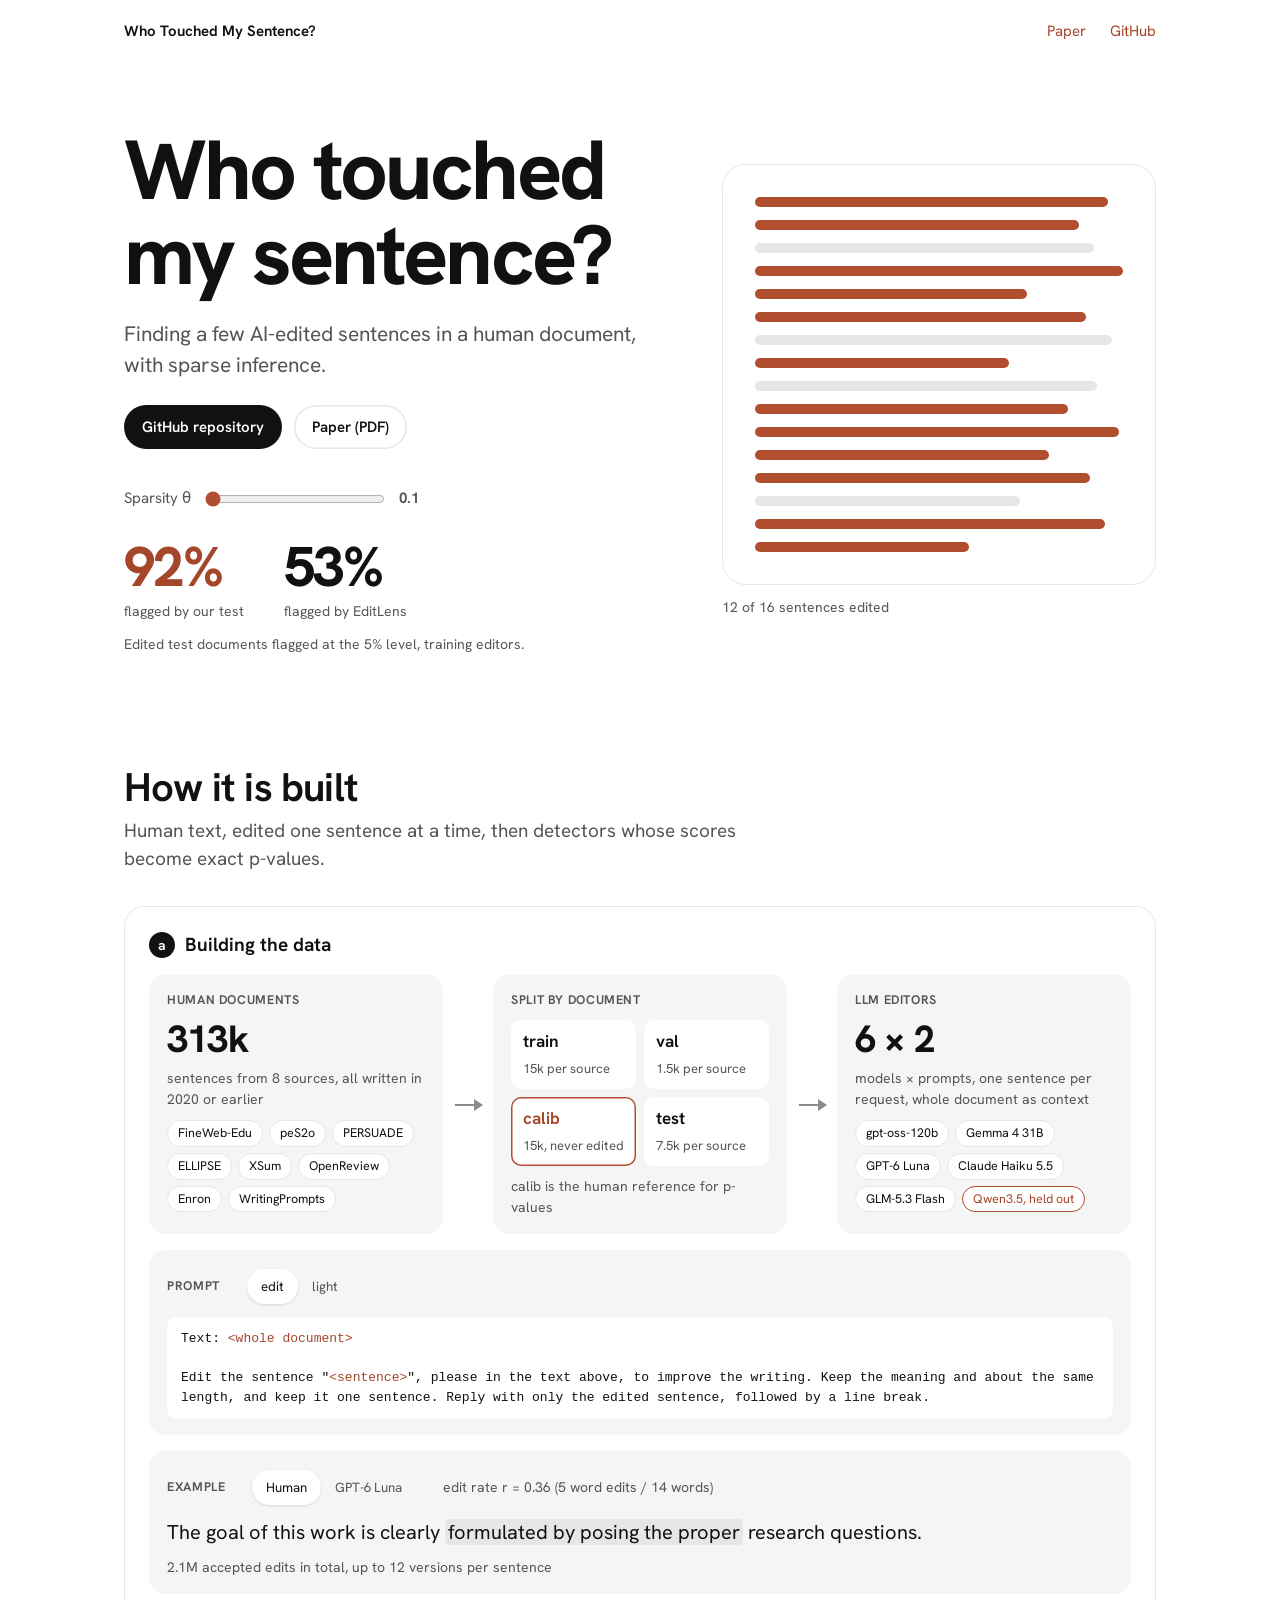
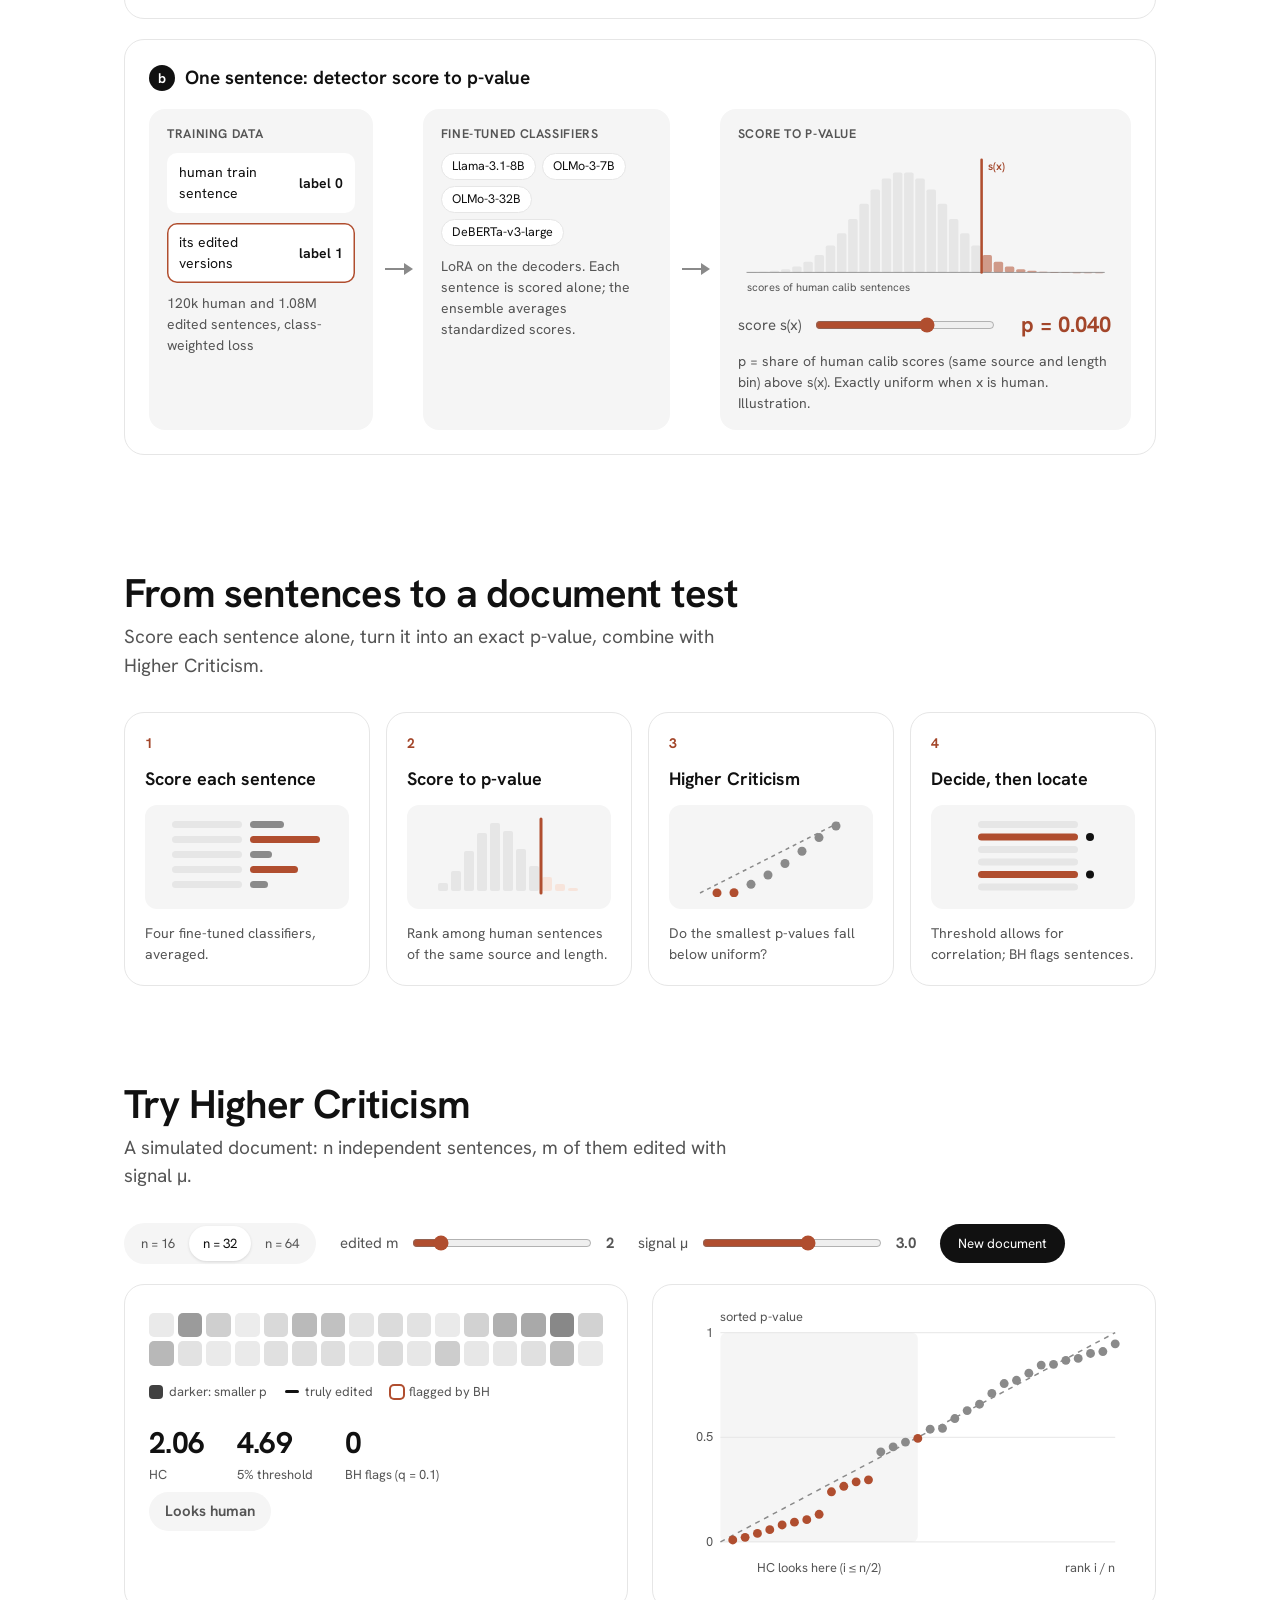
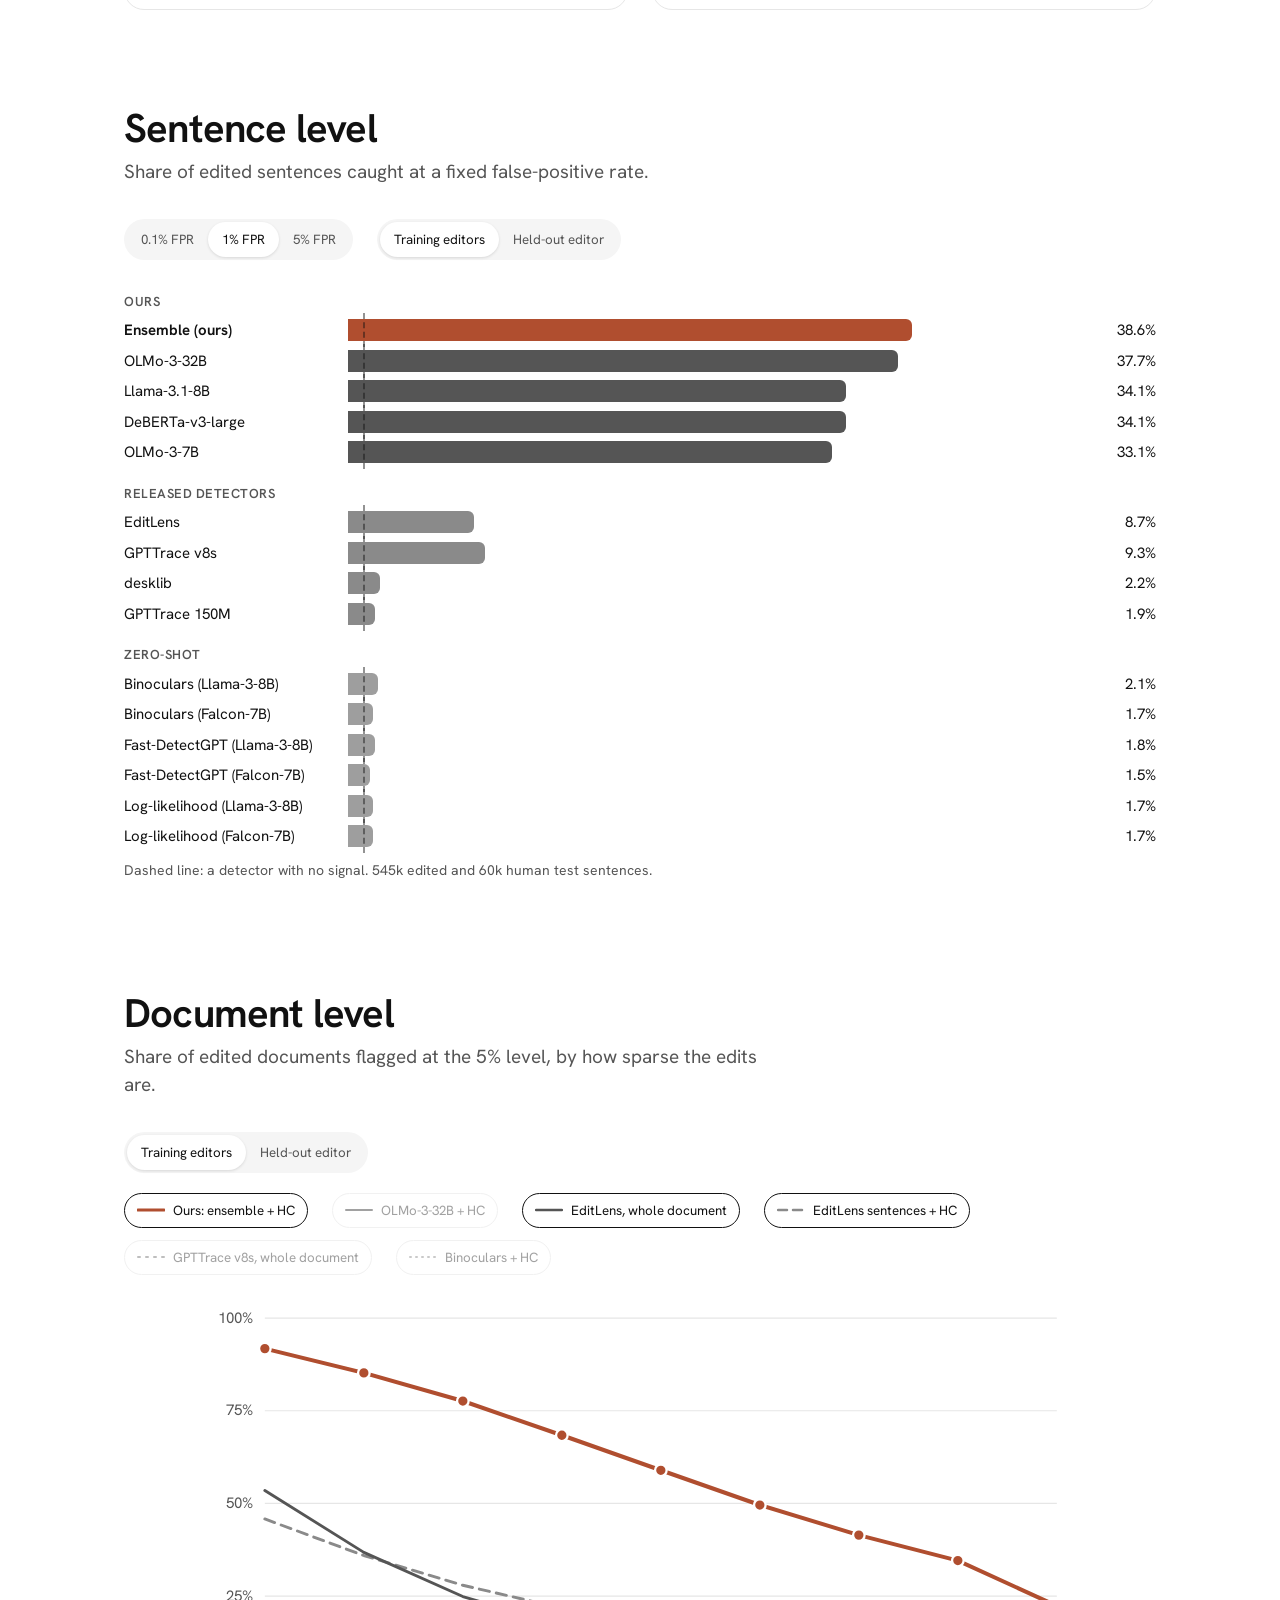
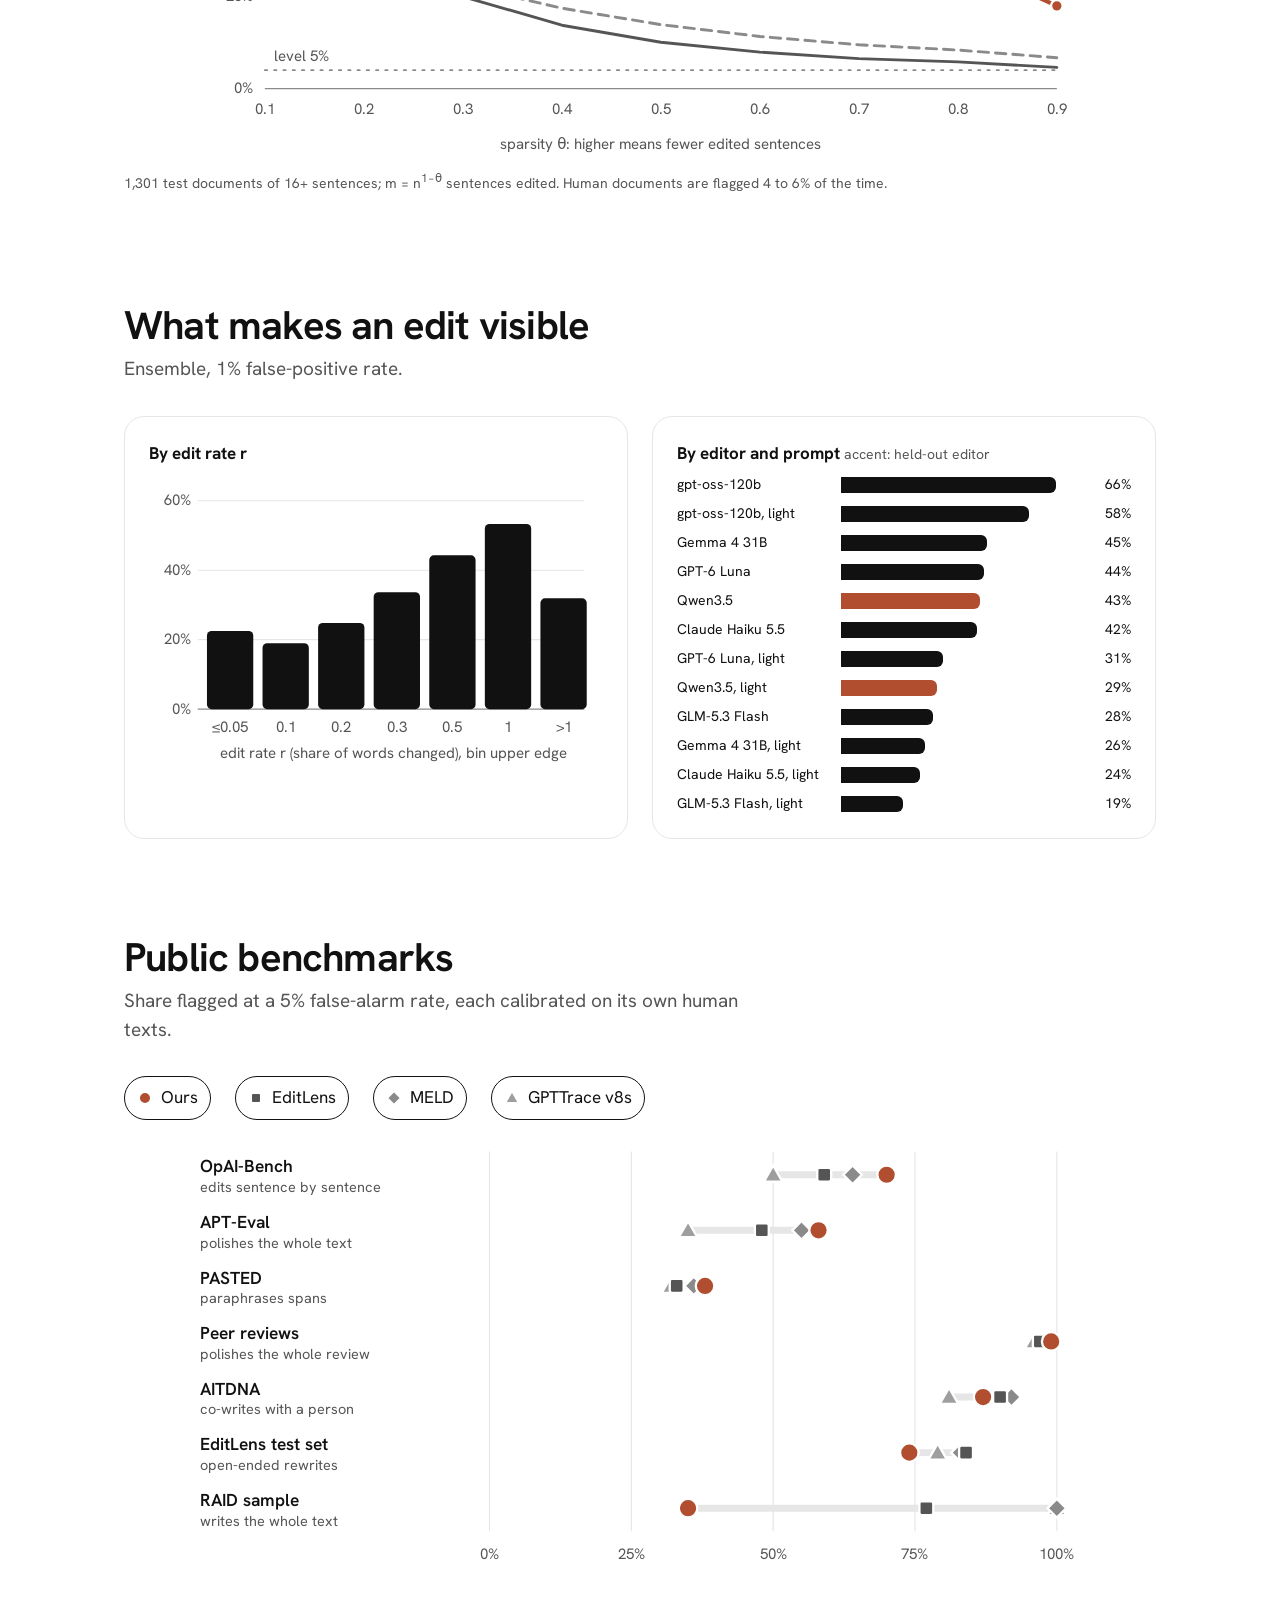
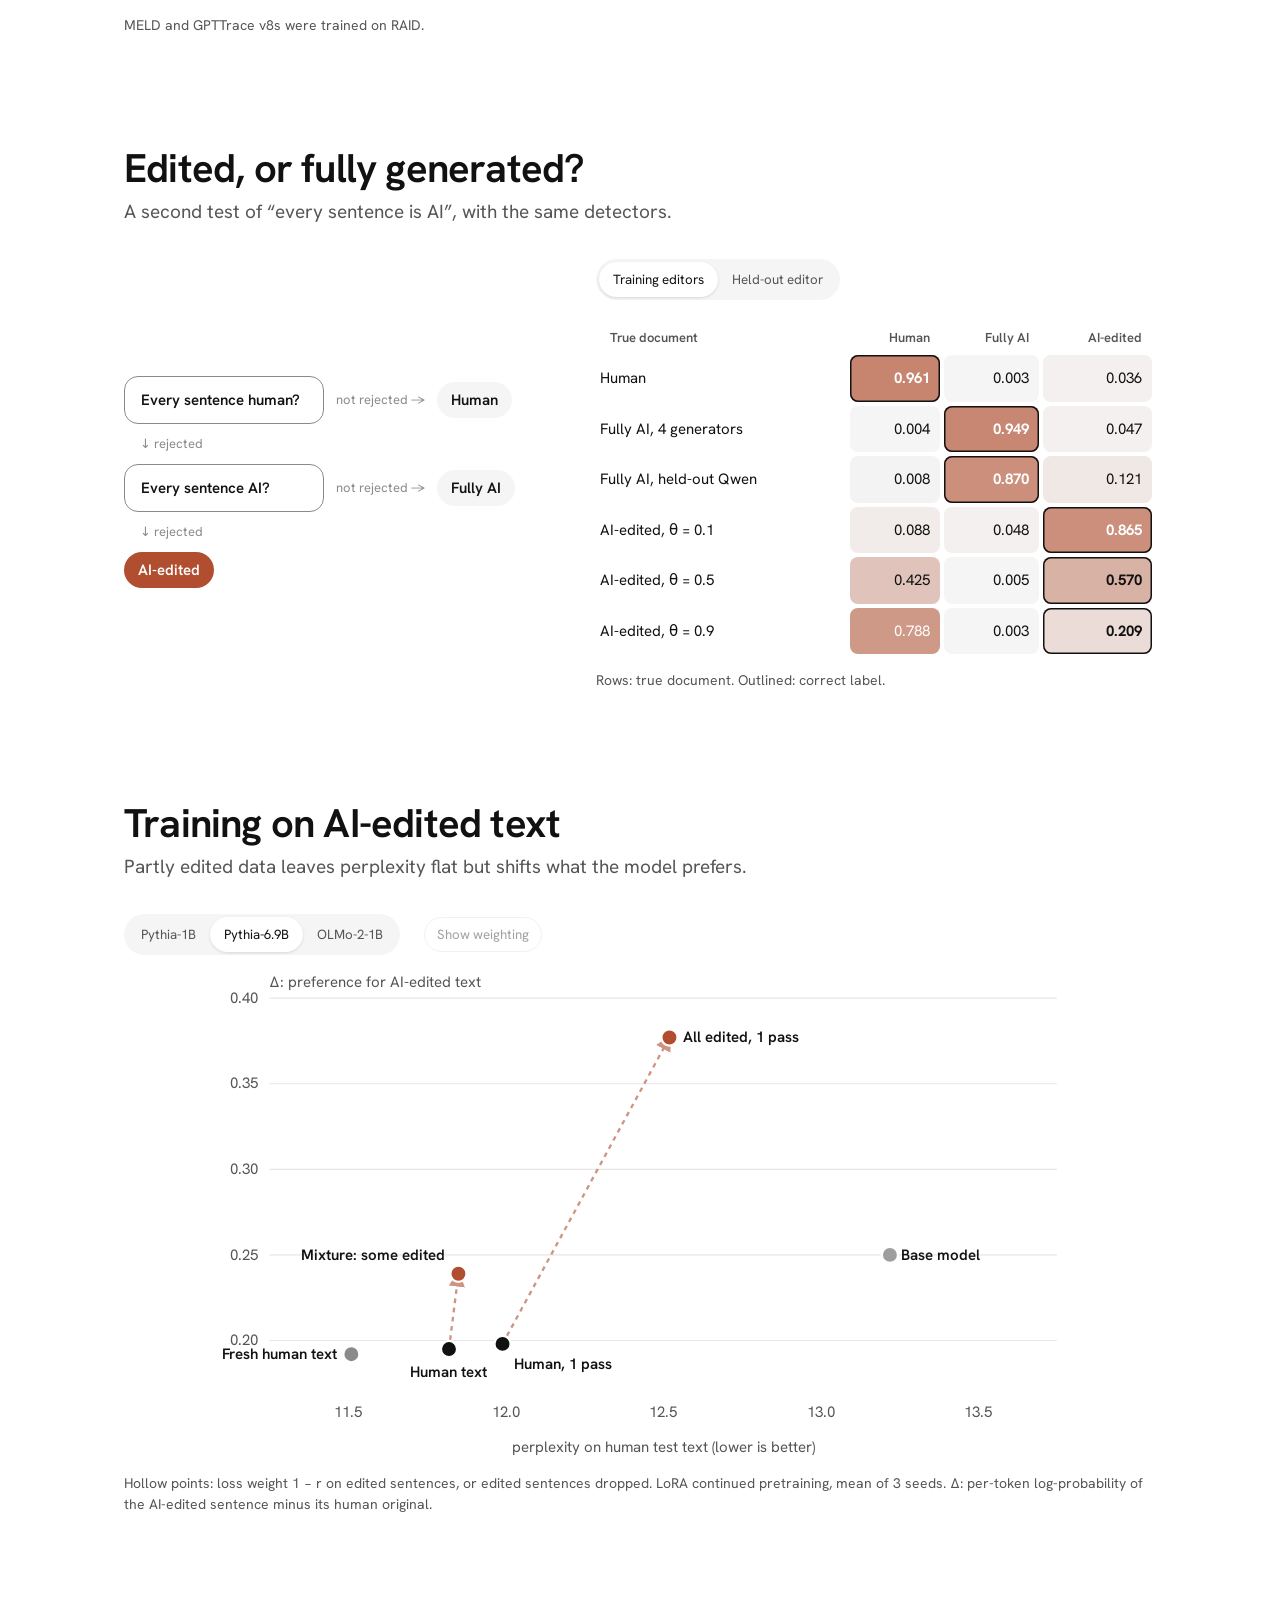
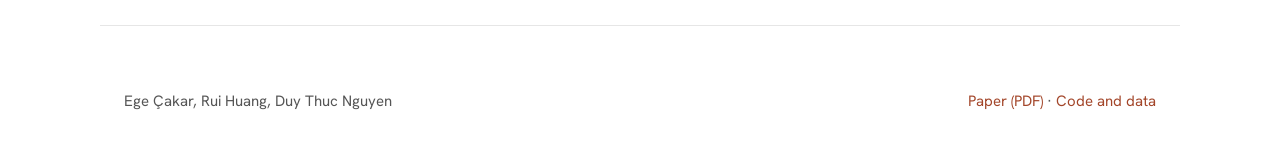
<file: EGE_CAKAR/index (1).html>
<!doctype html>
<html lang="en">
<head>
<meta charset="utf-8">
<meta name="viewport" content="width=device-width, initial-scale=1">
<title>Who Touched My Sentence?</title>
<link rel="preconnect" href="https://fonts.googleapis.com">
<link rel="preconnect" href="https://fonts.gstatic.com" crossorigin>
<link href="https://fonts.googleapis.com/css2?family=Hanken+Grotesk:wght@400..800&display=swap" rel="stylesheet">
<style>
:root {
  --bg: #ffffff; --ink: #111111; --muted: #555555; --faint: #8a8a8a; --soft: #9e9e9e;
  --line: #e6e6e6; --sunken: #f5f5f5; --member: #555555;
  --accent: #b04e2f; --accent-ink: #a3462a; --accent-tint: #f7e4db; --on-accent: #ffffff;
}
@media (prefers-color-scheme: dark) {
  :root:not([data-theme="light"]) {
    --bg: #111111; --ink: #f2f2f2; --muted: #b5b5b5; --faint: #8f8f8f; --soft: #6e6e6e;
    --line: #2a2a2a; --sunken: #1b1b1b; --member: #cfcfcf;
    --accent: #e27c5b; --accent-ink: #ec9070; --accent-tint: #3a251e; --on-accent: #1a120e;
  }
}
:root[data-theme="dark"] {
  --bg: #111111; --ink: #f2f2f2; --muted: #b5b5b5; --faint: #8f8f8f; --soft: #6e6e6e;
  --line: #2a2a2a; --sunken: #1b1b1b; --member: #cfcfcf;
  --accent: #e27c5b; --accent-ink: #ec9070; --accent-tint: #3a251e; --on-accent: #1a120e;
}
* { box-sizing: border-box; }
html { -webkit-text-size-adjust: 100%; }
body { margin: 0; background: var(--bg); color: var(--ink); font: 400 17px/1.5 "Hanken Grotesk", -apple-system, "SF Pro Text", system-ui, sans-serif; }
main { max-width: 1080px; margin: 0 auto; padding: 0 24px 96px; }
a { color: var(--accent-ink); text-decoration: none; }
a:hover { text-decoration: underline; }
nav { max-width: 1080px; margin: 0 auto; padding: 20px 24px; display: flex; justify-content: space-between; align-items: center; font-size: 15px; }
nav .links { display: flex; gap: 24px; }
nav b { font-weight: 650; }
section { padding: 96px 0 0; }
h1 { font-size: clamp(44px, 7vw, 84px); line-height: 1.02; letter-spacing: -0.035em; font-weight: 750; margin: 0; }
h2 { font-size: clamp(28px, 4vw, 40px); letter-spacing: -0.02em; line-height: 1.1; font-weight: 650; margin: 0 0 8px; }
.lede { color: var(--muted); font-size: 19px; margin: 0 0 32px; max-width: 640px; }
.num { font-variant-numeric: tabular-nums; }
.controls { display: flex; flex-wrap: wrap; gap: 12px 24px; align-items: center; margin: 0 0 20px; }
.seg { display: inline-flex; background: var(--sunken); border-radius: 999px; padding: 3px; }
.seg button { border: 0; background: transparent; color: var(--muted); font: 600 14px/1 inherit; font-family: inherit; padding: 9px 14px; border-radius: 999px; cursor: pointer; transition: background .15s ease-out, color .15s ease-out; }
.seg button[aria-pressed="true"] { background: var(--bg); color: var(--ink); box-shadow: 0 1px 3px #0000001f; }
.chip { display: inline-flex; align-items: center; gap: 8px; border: 1px solid var(--line); background: var(--bg); color: var(--muted); font: 500 14px/1 inherit; font-family: inherit; padding: 8px 12px; border-radius: 999px; cursor: pointer; transition: border-color .15s ease-out, color .15s ease-out, opacity .15s; }
.chip[aria-pressed="true"] { border-color: var(--ink); color: var(--ink); }
.chip[aria-pressed="false"] { opacity: .55; }
.chip svg { display: block; }
.btn { border: 0; background: var(--ink); color: var(--bg); font: 600 14px/1 inherit; font-family: inherit; padding: 11px 18px; border-radius: 999px; cursor: pointer; }
.btn:active { transform: scale(.98); }
label.rng { display: inline-flex; align-items: center; gap: 12px; font-size: 15px; color: var(--muted); }
input[type=range] { accent-color: var(--accent); width: 180px; }
.card { border: 1px solid var(--line); border-radius: 20px; padding: 24px; }
.grid2 { display: grid; grid-template-columns: 1fr 1fr; gap: 24px; }
.h0 { grid-template-columns: 1fr 1.25fr; align-items: center; }
.caption { color: var(--muted); font-size: 14px; margin-top: 12px; }
svg text { font-family: inherit; fill: var(--muted); font-size: 13px; }
#pgPlot { display: block; max-width: 520px; margin: 0 auto; }
#strPlot { display: block; max-width: 440px; margin: 0 auto; }
#docPlot, #bmPlot, #lmPlot { display: block; max-width: 880px; margin: 0 auto; }
.panel { border: 1px solid var(--line); border-radius: 20px; padding: 24px; display: flex; flex-direction: column; gap: 16px; margin-bottom: 20px; }
.ptitle { font-weight: 650; font-size: 19px; display: flex; align-items: center; gap: 10px; }
.ptitle .pl { width: 26px; height: 26px; border-radius: 50%; background: var(--ink); color: var(--bg); font-size: 14px; display: inline-flex; align-items: center; justify-content: center; }
.flowrow { display: flex; align-items: stretch; gap: 12px; }
.node { flex: 1; min-width: 0; background: var(--sunken); border-radius: 16px; padding: 16px 18px; display: flex; flex-direction: column; gap: 10px; }
.nk { color: var(--muted); font-size: 12.5px; font-weight: 650; text-transform: uppercase; letter-spacing: .05em; }
.nv { font-size: 38px; font-weight: 750; letter-spacing: -0.02em; line-height: 1; }
.nd { color: var(--muted); font-size: 14px; }
.arr { flex: none; align-self: center; width: 26px; height: 2px; background: var(--faint); position: relative; }
.arr::after { content: ""; position: absolute; right: -2px; top: -5px; border-left: 9px solid var(--faint); border-top: 6px solid transparent; border-bottom: 6px solid transparent; }
.pills { display: flex; flex-wrap: wrap; gap: 6px; }
.pill2 { font-size: 12.5px; background: var(--bg); border: 1px solid var(--line); border-radius: 999px; padding: 3px 10px; white-space: nowrap; }
.pill2.acc { border-color: var(--accent); color: var(--accent-ink); }
.splits { display: grid; grid-template-columns: 1fr 1fr; gap: 8px; }
.sp { background: var(--bg); border-radius: 10px; padding: 9px 12px; }
.sp b { display: block; font-weight: 650; }
.sp span { color: var(--muted); font-size: 13px; }
.sp.cal { box-shadow: inset 0 0 0 1.5px var(--accent); }
.sp.cal b { color: var(--accent-ink); }
.prompt { display: block; font: 13px/1.5 ui-monospace, "SF Mono", Menlo, monospace; background: var(--bg); border-radius: 10px; padding: 12px 14px; white-space: pre-wrap; }
.prompt .slot { color: var(--accent-ink); }
.ex-sent { font-size: 20px; line-height: 1.45; margin: 0; }
.ex-sent .chg { border-radius: 4px; padding: 0 3px; }
.ex-sent .chg.h { background: var(--line); }
.ex-sent .chg.e { background: var(--accent-tint); color: var(--accent-ink); }
.lab { display: flex; justify-content: space-between; align-items: center; gap: 8px; background: var(--bg); border-radius: 10px; padding: 9px 12px; font-size: 14px; }
.lab b { font-weight: 650; white-space: nowrap; }
.lab.acc { box-shadow: inset 0 0 0 1.5px var(--accent); }
.pv { font-size: 22px; font-weight: 700; color: var(--accent-ink); }
.tip { position: fixed; pointer-events: none; z-index: 10; background: var(--bg); color: var(--ink); border: 1px solid var(--line); border-radius: 10px; padding: 10px 12px; font-size: 14px; line-height: 1.45; box-shadow: 0 6px 20px #00000024; opacity: 0; transition: opacity .12s; max-width: 280px; }
.tip.on { opacity: 1; }
.tip .k { color: var(--muted); }
/* hero */
.hero { display: grid; grid-template-columns: 1.25fr 1fr; gap: 56px; align-items: center; padding-top: 64px; }
.hero .sub { color: var(--muted); font-size: 21px; margin: 20px 0 24px; max-width: 520px; }
.cta { display: flex; flex-wrap: wrap; gap: 12px; margin: 0 0 36px; }
.btn-link { display: inline-flex; align-items: center; background: var(--ink); color: var(--bg); font-weight: 600; font-size: 15px; padding: 11px 18px; border-radius: 999px; }
.btn-link:hover { text-decoration: none; opacity: .88; }
.btn-link.ghost { background: transparent; color: var(--ink); box-shadow: inset 0 0 0 1.5px var(--line); }
.doc { border: 1px solid var(--line); border-radius: 24px; padding: 32px; display: flex; flex-direction: column; gap: 13px; }
.doc .ln { height: 10px; border-radius: 5px; background: var(--line); transition: background .35s ease-out, transform .35s ease-out; transform-origin: left; }
.doc .ln.on { background: var(--accent); }
.big { display: flex; gap: 40px; margin-top: 28px; }
.big .v { font-size: 56px; font-weight: 750; letter-spacing: -0.03em; line-height: 1; }
.big .v.ours { color: var(--accent-ink); }
.big .l { color: var(--muted); font-size: 14px; margin-top: 6px; }
/* steps */
.steps { display: grid; grid-template-columns: repeat(4, 1fr); gap: 16px; }
.step { border: 1px solid var(--line); border-radius: 20px; padding: 20px; display: flex; flex-direction: column; gap: 14px; }
.step .n { color: var(--accent-ink); font-weight: 700; font-size: 14px; }
.step .t { font-weight: 650; font-size: 18px; line-height: 1.25; }
.step .d { color: var(--muted); font-size: 14px; }
.step .viz { background: var(--sunken); border-radius: 12px; padding: 12px; height: 104px; display: flex; align-items: center; justify-content: center; }
/* playground */
.pg { display: grid; grid-template-columns: 1fr 1fr; gap: 24px; }
.strip { display: grid; gap: 4px; margin: 4px 0 16px; }
.cell { aspect-ratio: 1; border-radius: 5px; position: relative; }
.cell.flag { box-shadow: 0 0 0 2px var(--bg), 0 0 0 4px var(--accent); }
.cell.edit::after { content: ""; position: absolute; left: 20%; right: 20%; bottom: -7px; height: 3px; border-radius: 2px; background: var(--ink); }
.verdict { display: inline-block; font-weight: 650; border-radius: 999px; padding: 8px 16px; font-size: 15px; }
.verdict.yes { background: var(--accent); color: var(--on-accent); }
.verdict.no { background: var(--sunken); color: var(--muted); }
.stats { display: flex; gap: 32px; margin: 18px 0 8px; flex-wrap: wrap; }
.stats .v { font-size: 30px; font-weight: 700; letter-spacing: -0.02em; }
.stats .l { color: var(--muted); font-size: 13px; }
.key { display: flex; gap: 18px; flex-wrap: wrap; color: var(--muted); font-size: 13px; margin-top: 8px; }
.key span { display: inline-flex; align-items: center; gap: 6px; }
/* bars */
.bars { display: grid; grid-template-columns: 210px 1fr 64px; gap: 8px 14px; align-items: center; }
.bars .g { grid-column: 1 / -1; color: var(--muted); font-size: 13px; font-weight: 600; text-transform: uppercase; letter-spacing: .04em; margin-top: 12px; }
.bars .nm { font-size: 15px; }
.bars .nm.ours { font-weight: 650; }
.track { position: relative; height: 22px; }
.bar { position: absolute; left: 0; top: 0; bottom: 0; border-radius: 0 6px 6px 0; transition: width .45s cubic-bezier(.2,.7,.2,1); }
.mark { position: absolute; top: -6px; bottom: -6px; width: 0; border-left: 2px dashed var(--ink); opacity: .45; transition: left .45s cubic-bezier(.2,.7,.2,1); }
.bars .val { font-size: 15px; text-align: right; }
/* matrix */
.flow { display: flex; flex-direction: column; gap: 10px; font-size: 15px; }
.flow .box { border: 1.5px solid var(--faint); border-radius: 14px; padding: 12px 16px; font-weight: 600; width: 200px; flex: none; }
.flow .row { display: flex; align-items: center; gap: 12px; }
.flow .arrow { color: var(--faint); font-size: 13px; white-space: nowrap; }
.flow .pill { border-radius: 999px; padding: 7px 14px; background: var(--sunken); font-weight: 600; white-space: nowrap; }
.flow .pill.acc { background: var(--accent); color: var(--on-accent); }
table.mx { width: 100%; border-collapse: separate; border-spacing: 4px; font-size: 15px; }
table.mx th { color: var(--muted); font-weight: 600; font-size: 13px; text-align: right; padding: 4px 10px; }
table.mx th:first-child { text-align: left; }
table.mx td { padding: 12px 10px; border-radius: 8px; text-align: right; }
table.mx td:first-child { text-align: left; padding-left: 0; }
table.mx td.ok { font-weight: 700; box-shadow: inset 0 0 0 1.5px var(--ink); }
footer { max-width: 1080px; margin: 0 auto; padding: 64px 24px 48px; display: flex; justify-content: space-between; flex-wrap: wrap; gap: 16px; color: var(--muted); font-size: 15px; border-top: 1px solid var(--line); }
@media (max-width: 980px) { .pg { grid-template-columns: 1fr; } }
@media (max-width: 860px) {
  .flowrow { flex-direction: column; }
  .arr { width: 2px; height: 22px; }
  .arr::after { right: -5px; top: auto; bottom: -2px; border-left: 6px solid transparent; border-right: 6px solid transparent; border-top: 9px solid var(--faint); border-bottom: 0; }
  .hero, .pg, .grid2 { grid-template-columns: 1fr; }
  .steps { grid-template-columns: 1fr 1fr; }
  .bars { grid-template-columns: 130px 1fr 52px; }
  .bars .nm { font-size: 13px; }
  section { padding-top: 72px; }
}
@media (max-width: 480px) {
  .flow .box { width: 140px; padding: 10px 12px; }
  .flow .arrow { white-space: normal; width: 64px; }
  main, nav, footer { padding-left: 16px; padding-right: 16px; }
  .steps { grid-template-columns: 1fr; }
  .big .v { font-size: 44px; }
  input[type=range] { width: 140px; }
}
</style>
</head>
<body>
<nav><b>Who Touched My Sentence?</b><span class="links"><a href="https://github.com/Ege-Cakar/sparse-ai-edits/blob/main/report/report.pdf">Paper</a><a href="https://github.com/Ege-Cakar/sparse-ai-edits">GitHub</a></span></nav>
<main>

<section class="hero" aria-label="Overview">
  <div>
    <h1>Who touched my sentence?</h1>
    <p class="sub">Finding a few AI-edited sentences in a human document, with sparse inference.</p>
    <div class="cta"><a class="btn-link" href="https://github.com/Ege-Cakar/sparse-ai-edits">GitHub repository</a><a class="btn-link ghost" href="https://github.com/Ege-Cakar/sparse-ai-edits/blob/main/report/report.pdf">Paper (PDF)</a></div>
    <label class="rng">Sparsity θ <input id="theta" type="range" min="1" max="9" step="1" value="1" aria-label="Sparsity theta"> <b class="num" id="thetaVal">0.1</b></label>
    <div class="big">
      <div><div class="v ours num" id="heroOurs">92%</div><div class="l">flagged by our test</div></div>
      <div><div class="v num" id="heroEl">53%</div><div class="l">flagged by EditLens</div></div>
    </div>
    <p class="caption">Edited test documents flagged at the 5% level, training editors.</p>
  </div>
  <div>
    <div class="doc" id="doc" aria-label="A 16-sentence document with its AI-edited sentences highlighted"></div>
    <p class="caption num" id="docCap">12 of 16 sentences edited</p>
  </div>
</section>

<section aria-labelledby="setup-h">
  <h2 id="setup-h">How it is built</h2>
  <p class="lede">Human text, edited one sentence at a time, then detectors whose scores become exact p-values.</p>
  <div class="panel">
    <div class="ptitle"><span class="pl">a</span> Building the data</div>
    <div class="flowrow">
      <div class="node">
        <div class="nk">Human documents</div>
        <div class="nv num">313k</div>
        <div class="nd">sentences from 8 sources, all written in 2020 or earlier</div>
        <div class="pills"><span class="pill2">FineWeb-Edu</span><span class="pill2">peS2o</span><span class="pill2">PERSUADE</span><span class="pill2">ELLIPSE</span><span class="pill2">XSum</span><span class="pill2">OpenReview</span><span class="pill2">Enron</span><span class="pill2">WritingPrompts</span></div>
      </div>
      <div class="arr" aria-hidden="true"></div>
      <div class="node">
        <div class="nk">Split by document</div>
        <div class="splits">
          <div class="sp"><b>train</b><span>15k per source</span></div>
          <div class="sp"><b>val</b><span>1.5k per source</span></div>
          <div class="sp cal"><b>calib</b><span>15k, never edited</span></div>
          <div class="sp"><b>test</b><span>7.5k per source</span></div>
        </div>
        <div class="nd">calib is the human reference for p-values</div>
      </div>
      <div class="arr" aria-hidden="true"></div>
      <div class="node">
        <div class="nk">LLM editors</div>
        <div class="nv num">6 × 2</div>
        <div class="nd">models × prompts, one sentence per request, whole document as context</div>
        <div class="pills"><span class="pill2">gpt-oss-120b</span><span class="pill2">Gemma 4 31B</span><span class="pill2">GPT-6 Luna</span><span class="pill2">Claude Haiku 5.5</span><span class="pill2">GLM-5.3 Flash</span><span class="pill2 acc">Qwen3.5, held out</span></div>
      </div>
    </div>
    <div class="node">
      <div class="controls" style="margin:0"><span class="nk">Prompt</span><span class="seg" id="promptSeg"></span></div>
      <code class="prompt" id="promptText"></code>
    </div>
    <div class="node">
      <div class="controls" style="margin:0"><span class="nk">Example</span><span class="seg" id="exSeg"></span><span class="nd">edit rate r = 0.36 (5 word edits / 14 words)</span></div>
      <p class="ex-sent" id="exSent"></p>
      <div class="nd">2.1M accepted edits in total, up to 12 versions per sentence</div>
    </div>
  </div>
  <div class="panel">
    <div class="ptitle"><span class="pl">b</span> One sentence: detector score to p-value</div>
    <div class="flowrow">
      <div class="node" style="flex:0.8">
        <div class="nk">Training data</div>
        <div class="lab"><span>human train sentence</span><b>label 0</b></div>
        <div class="lab acc"><span>its edited versions</span><b>label 1</b></div>
        <div class="nd">120k human and 1.08M edited sentences, class-weighted loss</div>
      </div>
      <div class="arr" aria-hidden="true"></div>
      <div class="node" style="flex:0.9">
        <div class="nk">Fine-tuned classifiers</div>
        <div class="pills"><span class="pill2">Llama-3.1-8B</span><span class="pill2">OLMo-3-7B</span><span class="pill2">OLMo-3-32B</span><span class="pill2">DeBERTa-v3-large</span></div>
        <div class="nd">LoRA on the decoders. Each sentence is scored alone; the ensemble averages standardized scores.</div>
      </div>
      <div class="arr" aria-hidden="true"></div>
      <div class="node" style="flex:1.6">
        <div class="nk">Score to p-value</div>
        <svg id="pvPlot" viewBox="0 0 440 170" width="100%" role="img" aria-label="Scores of human calibration sentences with the test sentence's score marked"></svg>
        <div class="controls" style="margin:0"><label class="rng">score s(x) <input id="pvS" type="range" min="-300" max="450" value="175"></label><span class="pv num" id="pvVal">p = 0.040</span></div>
        <div class="nd">p = share of human calib scores (same source and length bin) above s(x). Exactly uniform when x is human. Illustration.</div>
      </div>
    </div>
  </div>
</section>

<section aria-labelledby="how-h">
  <h2 id="how-h">From sentences to a document test</h2>
  <p class="lede">Score each sentence alone, turn it into an exact p-value, combine with Higher Criticism.</p>
  <div class="steps">
    <div class="step"><span class="n">1</span><span class="t">Score each sentence</span>
      <div class="viz"><svg width="150" height="80" viewBox="0 0 150 80" aria-hidden="true"><g id="s1"></g></svg></div>
      <span class="d">Four fine-tuned classifiers, averaged.</span></div>
    <div class="step"><span class="n">2</span><span class="t">Score to p-value</span>
      <div class="viz"><svg width="150" height="80" viewBox="0 0 150 80" aria-hidden="true"><g id="s2"></g></svg></div>
      <span class="d">Rank among human sentences of the same source and length.</span></div>
    <div class="step"><span class="n">3</span><span class="t">Higher Criticism</span>
      <div class="viz"><svg width="150" height="80" viewBox="0 0 150 80" aria-hidden="true"><g id="s3"></g></svg></div>
      <span class="d">Do the smallest p-values fall below uniform?</span></div>
    <div class="step"><span class="n">4</span><span class="t">Decide, then locate</span>
      <div class="viz"><svg width="150" height="80" viewBox="0 0 150 80" aria-hidden="true"><g id="s4"></g></svg></div>
      <span class="d">Threshold allows for correlation; BH flags sentences.</span></div>
  </div>
</section>

<section aria-labelledby="pg-h">
  <h2 id="pg-h">Try Higher Criticism</h2>
  <p class="lede">A simulated document: n independent sentences, m of them edited with signal μ.</p>
  <div class="controls">
    <span class="seg" id="pgN"></span>
    <label class="rng">edited m <input id="pgM" type="range" min="0" max="16" value="2"> <b class="num" id="pgMv">2</b></label>
    <label class="rng">signal μ <input id="pgMu" type="range" min="0" max="50" value="30"> <b class="num" id="pgMuv">3.0</b></label>
    <button class="btn" id="pgNew">New document</button>
  </div>
  <div class="pg">
    <div class="card">
      <div class="strip" id="strip"></div>
      <div class="key"><span><i style="width:14px;height:14px;border-radius:4px;background:var(--ink);opacity:.8"></i>darker: smaller p</span><span><i style="width:14px;height:3px;border-radius:2px;background:var(--ink)"></i>truly edited</span><span><i style="width:12px;height:12px;border-radius:3px;box-shadow:0 0 0 2px var(--accent)"></i>flagged by BH</span></div>
      <div class="stats">
        <div><div class="v num" id="pgHc">0</div><div class="l">HC</div></div>
        <div><div class="v num" id="pgTh">0</div><div class="l">5% threshold</div></div>
        <div><div class="v num" id="pgBh">0</div><div class="l">BH flags (q = 0.1)</div></div>
      </div>
      <span class="verdict no" id="pgVerdict">Looks human</span>
    </div>
    <div class="card">
      <svg id="pgPlot" viewBox="0 0 460 280" width="100%" role="img" aria-label="Sorted p-values against the uniform line"></svg>
    </div>
  </div>
</section>

<section aria-labelledby="sent-h">
  <h2 id="sent-h">Sentence level</h2>
  <p class="lede">Share of edited sentences caught at a fixed false-positive rate.</p>
  <div class="controls"><span class="seg" id="sentFpr"></span><span class="seg" id="sentEd"></span></div>
  <div class="bars" id="sentBars"></div>
  <p class="caption">Dashed line: a detector with no signal. 545k edited and 60k human test sentences.</p>
</section>

<section aria-labelledby="doc-h">
  <h2 id="doc-h">Document level</h2>
  <p class="lede">Share of edited documents flagged at the 5% level, by how sparse the edits are.</p>
  <div class="controls"><span class="seg" id="docEd"></span></div>
  <div class="controls" id="docChips"></div>
  <svg id="docPlot" viewBox="0 0 760 400" width="100%" role="img" aria-label="Detection rate versus sparsity theta"></svg>
  <p class="caption">1,301 test documents of 16+ sentences; m = n<sup>1−θ</sup> sentences edited. Human documents are flagged 4 to 6% of the time.</p>
</section>

<section aria-labelledby="str-h">
  <h2 id="str-h">What makes an edit visible</h2>
  <p class="lede">Ensemble, 1% false-positive rate.</p>
  <div class="grid2">
    <div class="card"><b>By edit rate r</b><svg id="strPlot" viewBox="0 0 380 260" width="100%" role="img" aria-label="Detection rate by edit rate"></svg></div>
    <div class="card"><b>By editor and prompt</b> <span class="caption" style="margin:0">accent: held-out editor</span><div class="bars" id="edBars" style="grid-template-columns:150px 1fr 48px;margin-top:8px"></div></div>
  </div>
</section>

<section aria-labelledby="bm-h">
  <h2 id="bm-h">Public benchmarks</h2>
  <p class="lede">Share flagged at a 5% false-alarm rate, each calibrated on its own human texts.</p>
  <div class="controls" id="bmKey"></div>
  <svg id="bmPlot" viewBox="0 0 760 400" width="100%" role="img" aria-label="Detection rates on seven public benchmarks"></svg>
  <p class="caption">MELD and GPTTrace v8s were trained on RAID.</p>
</section>

<section aria-labelledby="h0-h">
  <h2 id="h0-h">Edited, or fully generated?</h2>
  <p class="lede">A second test of “every sentence is AI”, with the same detectors.</p>
  <div class="grid2 h0">
    <div class="flow">
      <div class="row"><div class="box">Every sentence human?</div><span class="arrow">not rejected →</span><span class="pill">Human</span></div>
      <div class="row"><span class="arrow" style="padding-left:16px">↓ rejected</span></div>
      <div class="row"><div class="box">Every sentence AI?</div><span class="arrow">not rejected →</span><span class="pill">Fully AI</span></div>
      <div class="row"><span class="arrow" style="padding-left:16px">↓ rejected</span></div>
      <div class="row"><span class="pill acc">AI-edited</span></div>
    </div>
    <div>
      <div class="controls"><span class="seg" id="mxEd"></span></div>
      <table class="mx num" id="mx"></table>
      <p class="caption">Rows: true document. Outlined: correct label.</p>
    </div>
  </div>
</section>

<section aria-labelledby="lm-h">
  <h2 id="lm-h">Training on AI-edited text</h2>
  <p class="lede">Partly edited data leaves perplexity flat but shifts what the model prefers.</p>
  <div class="controls"><span class="seg" id="lmModel"></span><button class="chip" id="lmW" aria-pressed="false">Show weighting</button></div>
  <svg id="lmPlot" viewBox="0 0 760 420" width="100%" role="img" aria-label="Perplexity versus preference for AI-edited text, per training arm"></svg>
  <p class="caption">Hollow points: loss weight 1 − r on edited sentences, or edited sentences dropped. LoRA continued pretraining, mean of 3 seeds. Δ: per-token log-probability of the AI-edited sentence minus its human original.</p>
</section>

</main>
<footer><span>Ege Çakar, Rui Huang, Duy Thuc Nguyen</span><span><a href="https://github.com/Ege-Cakar/sparse-ai-edits/blob/main/report/report.pdf">Paper (PDF)</a> · <a href="https://github.com/Ege-Cakar/sparse-ai-edits">Code and data</a></span></footer>
<div class="tip" id="tip" role="tooltip"></div>

<script>
const D = {"sent":{"Binoculars (Falcon-7B)":{"human":[0.001,0.0096,0.0481],"qwen":[0.0017,0.0135,0.0625],"train":[0.0025,0.0173,0.0736]},"Binoculars (Llama-3-8B)":{"human":[0.0011,0.0106,0.0519],"qwen":[0.0021,0.0177,0.0778],"train":[0.0026,0.0208,0.0878]},"DeBERTa-v3-large":{"human":[0.0009,0.0101,0.049],"qwen":[0.1209,0.3156,0.5645],"train":[0.1701,0.341,0.5729]},"EditLens (3B)":{"human":[0.0013,0.0108,0.0513],"qwen":[0.0219,0.0976,0.2509],"train":[0.0176,0.0866,0.2428]},"Ensemble":{"human":[0.0011,0.0105,0.0495],"qwen":[0.1469,0.3615,0.6074],"train":[0.1988,0.3865,0.6116]},"Fast-DetectGPT (Falcon-7B)":{"human":[0.0011,0.0095,0.0478],"qwen":[0.0013,0.0122,0.0576],"train":[0.0018,0.0149,0.0675]},"Fast-DetectGPT (Llama-3-8B)":{"human":[0.0014,0.0106,0.0514],"qwen":[0.002,0.0154,0.0732],"train":[0.0022,0.0183,0.0825]},"GPTTrace Ettin-150M":{"human":[0.001,0.0097,0.0503],"qwen":[0.0036,0.0199,0.0795],"train":[0.003,0.0187,0.0761]},"GPTTrace v8s (1B)":{"human":[0.0009,0.01,0.0504],"qwen":[0.0105,0.0475,0.1413],"train":[0.0571,0.0935,0.1796]},"Llama-3.1-8B":{"human":[0.0008,0.0102,0.0504],"qwen":[0.1028,0.2952,0.5456],"train":[0.1685,0.3411,0.5706]},"Log-likelihood (Falcon-7B)":{"human":[0.0008,0.0091,0.0471],"qwen":[0.0013,0.0142,0.0748],"train":[0.0013,0.017,0.0876]},"Log-likelihood (Llama-3-8B)":{"human":[0.0009,0.0099,0.049],"qwen":[0.0013,0.0143,0.077],"train":[0.0015,0.0174,0.0904]},"OLMo-3-32B":{"human":[0.0012,0.0111,0.0499],"qwen":[0.1399,0.352,0.5965],"train":[0.1929,0.3768,0.599]},"OLMo-3-7B":{"human":[0.001,0.0102,0.0496],"qwen":[0.1082,0.3021,0.5582],"train":[0.1619,0.3312,0.5617]},"desklib v1.01":{"human":[0.0008,0.0102,0.0493],"qwen":[0.0028,0.0236,0.0858],"train":[0.0024,0.0217,0.0831]}},"doc":{"Binoculars (Falcon-7B)":{"train":[0.1022,0.0837,0.074,0.065,0.0602,0.0597,0.0566,0.0549,0.0526],"qwen":[0.0675,0.063,0.0576,0.0563,0.0584,0.0526,0.0505,0.051,0.0501],"type1":0.0497},"Binoculars (Llama-3-8B)":{"train":[0.1276,0.1055,0.0897,0.0767,0.0739,0.0685,0.0659,0.0656,0.0615],"qwen":[0.1045,0.0926,0.0815,0.0723,0.0688,0.0688,0.0626,0.0619,0.0588],"type1":0.0584},"DeBERTa-v3-large":{"train":[0.9015,0.8297,0.7453,0.641,0.5491,0.4635,0.3786,0.322,0.2068],"qwen":[0.9235,0.8536,0.7575,0.6322,0.5319,0.4362,0.3505,0.2932,0.1791],"type1":0.0407},"EditLens (3B)":{"train":[0.458,0.3594,0.2791,0.2172,0.1729,0.141,0.1184,0.1043,0.0836],"qwen":[0.5019,0.3855,0.3082,0.2356,0.1849,0.1549,0.1372,0.1107,0.0815],"type1":0.0584},"Ensemble":{"train":[0.9178,0.8523,0.7764,0.684,0.5895,0.4957,0.4145,0.3457,0.2235],"qwen":[0.9327,0.8724,0.7779,0.6683,0.5634,0.4662,0.3762,0.3051,0.1895],"type1":0.0446},"Fast-DetectGPT (Falcon-7B)":{"train":[0.0887,0.0748,0.0665,0.0627,0.059,0.0573,0.0563,0.0535,0.0517],"qwen":[0.0671,0.0584,0.0592,0.0497,0.058,0.0543,0.0514,0.0522,0.0497],"type1":0.0505},"Fast-DetectGPT (Llama-3-8B)":{"train":[0.1062,0.0863,0.0775,0.0686,0.0661,0.063,0.0618,0.0604,0.0576],"qwen":[0.0934,0.0761,0.068,0.0657,0.0603,0.0619,0.0588,0.0607,0.0565],"type1":0.0538},"GPTTrace Ettin-150M":{"train":[0.1272,0.1077,0.0916,0.0827,0.0746,0.0714,0.0663,0.0648,0.0621],"qwen":[0.1449,0.1226,0.1068,0.0872,0.078,0.0711,0.0688,0.0657,0.0615],"type1":0.0584},"GPTTrace v8s (1B)":{"train":[0.3545,0.3038,0.264,0.2241,0.1942,0.167,0.143,0.1245,0.0927],"qwen":[0.2948,0.2171,0.1737,0.1395,0.1088,0.0957,0.0842,0.0703,0.0596],"type1":0.0492},"Llama-3.1-8B":{"train":[0.8871,0.8101,0.7204,0.6264,0.5322,0.4439,0.3746,0.3125,0.202],"qwen":[0.8897,0.7944,0.6868,0.5742,0.4746,0.3732,0.3028,0.2513,0.1576],"type1":0.0477},"Log-likelihood (Falcon-7B)":{"train":[0.0983,0.0785,0.0635,0.0574,0.0536,0.0505,0.0473,0.0465,0.0447],"qwen":[0.0708,0.0592,0.0543,0.0481,0.0514,0.0497,0.0468,0.0427,0.0435],"type1":0.0439},"Log-likelihood (Llama-3-8B)":{"train":[0.1091,0.0838,0.07,0.0604,0.0548,0.0525,0.0503,0.0487,0.0483],"qwen":[0.0842,0.0665,0.0592,0.0546,0.0534,0.0534,0.0496,0.0457,0.0473],"type1":0.0461},"OLMo-3-32B":{"train":[0.909,0.8443,0.7677,0.6713,0.5812,0.4905,0.4128,0.3471,0.2243],"qwen":[0.9266,0.8678,0.769,0.6706,0.5546,0.4654,0.3755,0.3005,0.1895],"type1":0.0538},"OLMo-3-7B":{"train":[0.8905,0.8095,0.723,0.6226,0.5249,0.4314,0.358,0.2976,0.189],"qwen":[0.9105,0.8267,0.7187,0.6003,0.485,0.3705,0.3101,0.2479,0.1553],"type1":0.0484},"desklib v1.01":{"train":[0.137,0.1121,0.0929,0.0814,0.0737,0.0679,0.0644,0.0607,0.0571],"qwen":[0.1441,0.123,0.1007,0.0915,0.078,0.0711,0.063,0.0615,0.0569],"type1":0.053}},"whole":{"EditLens (3B)":{"train":[0.5346,0.3679,0.2487,0.1713,0.1253,0.0988,0.0811,0.0724,0.0575],"qwen":[0.565,0.3616,0.2321,0.1537,0.1084,0.0865,0.0673,0.0615,0.0534],"type1":0.05},"GPTTrace Ettin-150M":{"train":[0.0862,0.0689,0.0603,0.0527,0.0542,0.0523,0.0506,0.0511,0.052],"qwen":[0.0819,0.073,0.0615,0.0592,0.053,0.0503,0.0523,0.0592,0.05],"type1":0.0553},"GPTTrace v8s (1B)":{"train":[0.3861,0.2709,0.2115,0.1653,0.1343,0.1116,0.0967,0.0893,0.0729],"qwen":[0.2606,0.1537,0.1018,0.0834,0.0703,0.0626,0.0603,0.0607,0.0603],"type1":0.0546},"desklib v1.01":{"train":[0.3481,0.2418,0.1782,0.1284,0.1095,0.0906,0.0798,0.0725,0.0634],"qwen":[0.3428,0.2191,0.1483,0.1149,0.0876,0.078,0.063,0.0661,0.0546],"type1":0.0507}},"editors":{"claude-haiku-5.5":0.4167,"claude-haiku-5.5-light":0.2423,"gemma-4-31b":0.4486,"gemma-4-31b-light":0.2577,"glm-5.3-flash":0.2831,"glm-5.3-flash-light":0.191,"gpt-6-luna":0.4379,"gpt-6-luna-light":0.3131,"gpt-oss-120b":0.6612,"gpt-oss-120b-light":0.5765,"human":0.0105,"qwen3.5-122b":0.4253,"qwen3.5-122b-light":0.2947},"strength":[["(0.0, 0.05]",0.225,12391],["(0.05, 0.1]",0.1897,53355],["(0.1, 0.2]",0.2481,121871],["(0.2, 0.3]",0.3367,110141],["(0.3, 0.5]",0.4428,196830],["(0.5, 1.0]",0.5333,148440],["(1.0, inf]",0.3192,11259]]};

// Report tables (third-party benchmarks, three-way labels, continued pretraining).
const BENCH = [
  ["OpAI-Bench", "edits sentence by sentence", [0.70, 0.59, 0.64, 0.50]],
  ["APT-Eval", "polishes the whole text", [0.58, 0.48, 0.55, 0.35]],
  ["PASTED", "paraphrases spans", [0.38, 0.33, 0.36, 0.32]],
  ["Peer reviews", "polishes the whole review", [0.99, 0.97, 0.99, 0.96]],
  ["AITDNA", "co-writes with a person", [0.87, 0.90, 0.92, 0.81]],
  ["EditLens test set", "open-ended rewrites", [0.74, 0.84, 0.83, 0.79]],
  ["RAID sample", "writes the whole text", [0.35, 0.77, 1.00, 1.00]],
];
const MX = {
  fixed: [["Human", [0.961, 0.003, 0.036], 0], ["Fully AI, 4 generators", [0.004, 0.949, 0.047], 1], ["Fully AI, held-out Qwen", [0.008, 0.870, 0.121], 1]],
  train: [["AI-edited, θ = 0.1", [0.088, 0.048, 0.865], 2], ["AI-edited, θ = 0.5", [0.425, 0.005, 0.570], 2], ["AI-edited, θ = 0.9", [0.788, 0.003, 0.209], 2]],
  qwen: [["AI-edited, θ = 0.1", [0.073, 0.050, 0.877], 2], ["AI-edited, θ = 0.5", [0.450, 0.004, 0.546], 2], ["AI-edited, θ = 0.9", [0.824, 0.003, 0.173], 2]],
};
// [perplexity, Δ] per arm, from the report's continued-pretraining table.
const LM = {
  "Pythia-1B": {base: [16.68, .262], human: [15.18, .207], mix: [15.23, .245], mixS: [15.22, .230], mixM: [15.24, .202], h1: [15.42, .209], all: [16.07, .382], allS: [15.98, .364], allM: [16.64, .224], fresh: [14.79, .207]},
  "Pythia-6.9B": {base: [13.22, .250], human: [11.82, .195], mix: [11.85, .239], mixS: [11.85, .222], mixM: [11.86, .190], h1: [11.99, .198], all: [12.52, .377], allS: [12.44, .358], allM: [12.98, .215], fresh: [11.51, .192]},
  "OLMo-2-1B": {base: [15.52, .264], human: [12.24, .193], mix: [12.27, .239], mixS: [12.26, .223], mixM: [12.28, .191], h1: [12.41, .202], all: [12.93, .383], allS: [12.85, .363], allM: [13.39, .211], fresh: [12.04, .195]},
};

const $ = s => document.querySelector(s);
const NS = "http://www.w3.org/2000/svg";
const S = (tag, a = {}, parent) => { const e = document.createElementNS(NS, tag); for (const k in a) e.setAttribute(k, a[k]); if (parent) parent.appendChild(e); return e; };
const H = (tag, a = {}, parent, text) => { const e = document.createElement(tag); for (const k in a) e.setAttribute(k, a[k]); if (text != null) e.textContent = text; if (parent) parent.appendChild(e); return e; };
const pct = (v, d = 1) => (100 * v).toFixed(d) + "%";
const THETAS = [0.1, 0.2, 0.3, 0.4, 0.5, 0.6, 0.7, 0.8, 0.9];

const tip = $("#tip");
function showTip(html, ev) {
  tip.innerHTML = html; tip.classList.add("on");
  const r = tip.getBoundingClientRect(), x = Math.min(ev.clientX + 14, innerWidth - r.width - 8), y = Math.min(ev.clientY + 14, innerHeight - r.height - 8);
  tip.style.left = x + "px"; tip.style.top = y + "px";
}
const hideTip = () => tip.classList.remove("on");
addEventListener("scroll", hideTip, {passive: true});

function seg(el, opts, value, onChange) {
  const btns = opts.map(([v, label]) => { const b = H("button", {"aria-pressed": String(v === value)}, el, label); b.onclick = () => { btns.forEach(x => x.setAttribute("aria-pressed", String(x === b))); onChange(v); }; return b; });
}

// Hero: a 16-sentence document; m = round(16^(1-θ)) sentences edited.
(() => {
  const widths = [96, 88, 92, 100, 74, 90, 97, 69, 93, 85, 99, 80, 91, 72, 95, 58];
  const order = [5, 12, 1, 9, 14, 3, 7, 10, 0, 15, 4, 11, 2, 8, 13, 6];
  const lines = widths.map(w => { const d = H("div", {class: "ln"}, $("#doc")); d.style.width = w + "%"; return d; });
  const update = () => {
    const k = +$("#theta").value - 1, th = THETAS[k], m = Math.round(16 ** (1 - th));
    const on = new Set(order.slice(0, m));
    lines.forEach((l, i) => l.classList.toggle("on", on.has(i)));
    $("#thetaVal").textContent = th.toFixed(1);
    $("#heroOurs").textContent = pct(D.doc.Ensemble.train[k], 0);
    $("#heroEl").textContent = pct(D.whole["EditLens (3B)"].train[k], 0);
    $("#docCap").textContent = `${m} of 16 sentences edited`;
  };
  $("#theta").addEventListener("input", update); update();
})();

// Step icons.
(() => {
  const g1 = $("#s1"); [[34, 1], [70, 0], [22, 1], [48, 0], [18, 1]].forEach(([w, c], i) => { S("rect", {x: 0, y: 4 + i * 15, width: 70, height: 7, rx: 3.5, style: "fill:var(--line)"}, g1); S("rect", {x: 78, y: 4 + i * 15, width: w, height: 7, rx: 3.5, style: `fill:${c ? "var(--faint)" : "var(--accent)"}`}, g1); });
  const g2 = $("#s2"); [8, 20, 40, 58, 68, 60, 42, 25, 14, 7, 3].forEach((h, i) => S("rect", {x: 4 + i * 13, y: 74 - h, width: 10, height: h, rx: 2, style: `fill:${i >= 8 ? "var(--accent-tint)" : "var(--line)"}`}, g2));
  S("line", {x1: 107, y1: 2, x2: 107, y2: 76, style: "stroke:var(--accent);stroke-width:3;stroke-linecap:round"}, g2);
  const g3 = $("#s3"); S("line", {x1: 4, y1: 76, x2: 146, y2: 4, style: "stroke:var(--faint);stroke-width:1.5;stroke-dasharray:4 4"}, g3);
  [0.001, 0.004, 0.12, 0.25, 0.41, 0.58, 0.77, 0.93].forEach((p, i) => S("circle", {cx: 4 + (i + 1) * 17, cy: 76 - 72 * p, r: 4.5, style: `fill:${i < 2 ? "var(--accent)" : "var(--faint)"}`}, g3));
  const g4 = $("#s4"); [0, 1, 0, 0, 1, 0].forEach((f, i) => { S("rect", {x: 20, y: 4 + i * 12.5, width: 100, height: 7, rx: 3.5, style: `fill:${f ? "var(--accent)" : "var(--line)"}`}, g4); if (f) S("circle", {cx: 132, cy: 7.5 + i * 12.5, r: 4, style: "fill:var(--ink)"}, g4); });
})();

// Higher Criticism playground (Gaussian simulation, independent sentences).
const Phi_c = z => { const x = Math.abs(z) / Math.SQRT2, t = 1 / (1 + 0.5 * x);
  const r = t * Math.exp(-x * x - 1.26551223 + t * (1.00002368 + t * (0.37409196 + t * (0.09678418 + t * (-0.18628806 + t * (0.27886807 + t * (-1.13520398 + t * (1.48851587 + t * (-0.82215223 + t * 0.17087277)))))))));
  return z >= 0 ? r / 2 : 1 - r / 2; };
const gauss = () => { let u = 0; while (!u) u = Math.random(); return Math.sqrt(-2 * Math.log(u)) * Math.cos(2 * Math.PI * Math.random()); };
function hc(sorted) {   // HC with alpha0 = 1/2
  const n = sorted.length; let best = -Infinity;
  for (let i = 1; i <= Math.floor(n / 2); i++) { const p = Math.max(sorted[i - 1], 1e-300); best = Math.max(best, Math.sqrt(n) * (i / n - p) / Math.sqrt(p * (1 - p))); }
  return best;
}
const thrCache = {};
function threshold(n) {   // 95% quantile of HC over 20,000 human documents of n independent sentences
  if (!thrCache[n]) { const v = new Float64Array(20000), p = new Float64Array(n);
    for (let r = 0; r < v.length; r++) { for (let j = 0; j < n; j++) p[j] = Math.random(); p.sort(); v[r] = hc(p); }
    v.sort(); thrCache[n] = v[Math.floor(0.95 * v.length)]; }
  return thrCache[n];
}
const pg = {n: 32, m: 2, mu: 3.0, z: null, edited: null};
function pgDraw() {
  const idx = [...Array(pg.n).keys()].sort(() => Math.random() - 0.5);
  pg.edited = new Set(idx.slice(0, pg.m)); pg.z = Array.from({length: pg.n}, gauss); pgRender();
}
function pgRender() {
  const {n} = pg, p = pg.z.map((z, j) => Phi_c(z + (pg.edited.has(j) ? pg.mu : 0)));
  const order = [...p.keys()].sort((a, b) => p[a] - p[b]), sorted = order.map(j => p[j]);
  let k = 0; sorted.forEach((v, i) => { if (v <= 0.1 * (i + 1) / n) k = i + 1; });
  const flagged = new Set(order.slice(0, k)), stat = hc(sorted), th = threshold(n), rej = stat > th;
  const strip = $("#strip"); strip.innerHTML = ""; strip.style.gridTemplateColumns = `repeat(${n <= 16 ? 16 : n <= 32 ? 16 : 16}, 1fr)`;
  p.forEach((v, j) => { const a = Math.min(1, -Math.log10(v) / 4); const c = H("div", {class: "cell" + (flagged.has(j) ? " flag" : "") + (pg.edited.has(j) ? " edit" : "")}, strip);
    c.style.background = `color-mix(in srgb, var(--ink) ${Math.round(8 + 82 * a)}%, var(--bg))`;
    c.onmousemove = e => showTip(`Sentence ${j + 1}<br><span class="k">p =</span> ${v < 1e-4 ? v.toExponential(1) : v.toFixed(4)}${pg.edited.has(j) ? "<br>edited" : ""}${flagged.has(j) ? "<br>flagged by BH" : ""}`, e); c.onmouseleave = hideTip; });
  $("#pgHc").textContent = isFinite(stat) ? stat.toFixed(2) : "0"; $("#pgTh").textContent = th.toFixed(2);
  const hit = [...flagged].filter(j => pg.edited.has(j)).length;
  $("#pgBh").textContent = k ? `${k} (${hit} edited)` : "0";
  const v = $("#pgVerdict"); v.textContent = rej ? "Edits detected" : "Looks human"; v.className = "verdict " + (rej ? "yes" : "no");
  const svg = $("#pgPlot"); svg.innerHTML = "";
  const X = t => 44 + 400 * t, Y = q => 236 - 212 * q;
  S("rect", {x: X(0), y: Y(1), width: X(0.5) - X(0), height: Y(0) - Y(1), rx: 6, style: "fill:var(--sunken)"}, svg);
  [0, 0.5, 1].forEach(q => { S("line", {x1: X(0), x2: X(1), y1: Y(q), y2: Y(q), style: "stroke:var(--line)"}, svg); S("text", {x: X(0) - 8, y: Y(q) + 4, "text-anchor": "end"}, svg).textContent = q; });
  S("line", {x1: X(0), y1: Y(0), x2: X(1), y2: Y(1), style: "stroke:var(--faint);stroke-width:1.5;stroke-dasharray:5 5"}, svg);
  sorted.forEach((q, i) => { const t = (i + 1) / n; S("circle", {cx: X(t), cy: Y(q), r: n > 32 ? 3.5 : 4.5, style: `fill:${q < t && i < n / 2 ? "var(--accent)" : "var(--faint)"}`}, svg); });
  S("text", {x: X(0.25), y: 266, "text-anchor": "middle"}, svg).textContent = "HC looks here (i ≤ n/2)";
  S("text", {x: X(1), y: 266, "text-anchor": "end"}, svg).textContent = "rank i / n";
  S("text", {x: X(0), y: 12}, svg).textContent = "sorted p-value";
}
seg($("#pgN"), [[16, "n = 16"], [32, "n = 32"], [64, "n = 64"]], 32, v => { pg.n = v; const r = $("#pgM"); r.max = v / 2; pg.m = Math.min(pg.m, v / 2); r.value = pg.m; $("#pgMv").textContent = pg.m; pgDraw(); });
$("#pgM").addEventListener("input", e => { pg.m = +e.target.value; $("#pgMv").textContent = pg.m; pgDraw(); });
$("#pgMu").addEventListener("input", e => { pg.mu = e.target.value / 10; $("#pgMuv").textContent = pg.mu.toFixed(1); pgRender(); });
$("#pgNew").onclick = pgDraw;
pgDraw();

// Panel (a): prompt and example toggles.
(() => {
  const PROMPTS = {
    edit: 'Edit the sentence "<sentence>", please in the text above, to improve the writing. Keep the meaning and about the same length, and keep it one sentence.',
    light: 'Lightly edit the sentence "<sentence>", please in the text above, to improve the writing, changing only what needs it. Keep the meaning and about the same length, and keep it one sentence.' };
  const slot = x => H("span", {class: "slot"}, null, x);
  const showPrompt = k => { const t = $("#promptText"), [pre, post] = PROMPTS[k].split("<sentence>"); t.innerHTML = "";
    t.append("Text: ", slot("<whole document>"), "\n\n", pre, slot("<sentence>"), post, " Reply with only the edited sentence, followed by a line break."); };
  seg($("#promptSeg"), [["edit", "edit"], ["light", "light"]], "edit", showPrompt); showPrompt("edit");
  const EX = {human: ["The goal of this work is clearly ", "formulated by posing the proper", " research questions."],
              edited: ["The goal of this work is clearly ", "articulated through well-formulated", " research questions."]};
  const showEx = k => { const [a, c, b] = EX[k], el = $("#exSent"); el.innerHTML = ""; el.append(a, H("span", {class: "chg " + (k === "human" ? "h" : "e")}, null, c), b); };
  seg($("#exSeg"), [["human", "Human"], ["edited", "GPT-6 Luna"]], "human", showEx); showEx("human");
})();

// Panel (b): drag the score; p is the share of human calib scores above it (illustration with a normal null).
(() => {
  const svg = $("#pvPlot"), lo = -3.5, hi = 4.5, nb = 32, X = v => 10 + 420 * (v - lo) / (hi - lo), base = 140, bars = [];
  for (let i = 0; i < nb; i++) { const c = lo + (i + 0.5) * (hi - lo) / nb, h = 118 * Math.exp(-c * c / 2);
    bars.push([c, S("rect", {x: X(lo + i * (hi - lo) / nb) + 1, y: base - h, width: 420 / nb - 2, height: Math.max(h, 1), rx: 2}, svg)]); }
  S("line", {x1: 10, x2: 430, y1: base, y2: base, style: "stroke:var(--faint)"}, svg);
  S("text", {x: 10, y: 162}, svg).textContent = "scores of human calib sentences";
  const mk = S("line", {y1: 8, y2: base, style: "stroke:var(--accent);stroke-width:3;stroke-linecap:round"}, svg);
  const lab = S("text", {y: 20, style: "fill:var(--accent-ink);font-weight:600"}, svg);
  const upd = () => { const v = +$("#pvS").value / 100, x = X(v), right = v > 3;
    bars.forEach(([c, r]) => r.setAttribute("style", `fill:${c > v ? "var(--accent)" : "var(--line)"};opacity:${c > v ? 0.55 : 1}`));
    mk.setAttribute("x1", x); mk.setAttribute("x2", x); lab.setAttribute("x", right ? x - 8 : x + 8); lab.setAttribute("text-anchor", right ? "end" : "start");
    lab.textContent = "s(x)"; const pv = Phi_c(v); $("#pvVal").textContent = "p = " + (pv < 0.001 ? pv.toExponential(1) : pv.toFixed(3)); };
  $("#pvS").addEventListener("input", upd); upd();
})();

// Sentence-level bars.
const SENT_ROWS = [
  ["Ours", [["Ensemble", "Ensemble (ours)"], ["OLMo-3-32B"], ["Llama-3.1-8B"], ["DeBERTa-v3-large"], ["OLMo-3-7B"]]],
  ["Released detectors", [["EditLens (3B)", "EditLens"], ["GPTTrace v8s (1B)", "GPTTrace v8s"], ["desklib v1.01", "desklib"], ["GPTTrace Ettin-150M", "GPTTrace 150M"]]],
  ["Zero-shot", [["Binoculars (Llama-3-8B)"], ["Binoculars (Falcon-7B)"], ["Fast-DetectGPT (Llama-3-8B)"], ["Fast-DetectGPT (Falcon-7B)"], ["Log-likelihood (Llama-3-8B)"], ["Log-likelihood (Falcon-7B)"]]],
];
const sentState = {f: 1, g: "train"};
const sentEls = [];
SENT_ROWS.forEach(([group, rows], gi) => { H("div", {class: "g"}, $("#sentBars"), group);
  rows.forEach(([key, label]) => {
    const nm = H("div", {class: "nm" + (key === "Ensemble" ? " ours" : "")}, $("#sentBars"), label || key);
    const tr = H("div", {class: "track"}, $("#sentBars")), bar = H("div", {class: "bar"}, tr), mk = H("div", {class: "mark"}, tr);
    bar.style.background = key === "Ensemble" ? "var(--accent)" : gi === 0 ? "var(--member)" : gi === 1 ? "var(--faint)" : "var(--soft)";
    const val = H("div", {class: "val num"}, $("#sentBars"));
    [nm, tr, val].forEach(e => { e.onmousemove = ev => { const s = D.sent[key]; showTip(`<b>${label || key}</b><br><span class="k">training editors</span> ${pct(s.train[sentState.f])}<br><span class="k">held-out Qwen</span> ${pct(s.qwen[sentState.f])}<br><span class="k">human (false positives)</span> ${pct(s.human[sentState.f], 2)}`, ev); }; e.onmouseleave = hideTip; });
    sentEls.push({key, bar, mk, val});
  }); });
function sentRender() {
  const lv = [0.001, 0.01, 0.05][sentState.f], vals = sentEls.map(e => D.sent[e.key][sentState.g][sentState.f]);
  const max = Math.ceil(Math.max(...vals) * 10 + 0.5) / 10;
  sentEls.forEach((e, i) => { e.bar.style.width = (100 * vals[i] / max) + "%"; e.mk.style.left = (100 * lv / max) + "%"; e.val.textContent = pct(vals[i]); });
}
seg($("#sentFpr"), [[0, "0.1% FPR"], [1, "1% FPR"], [2, "5% FPR"]], 1, v => { sentState.f = v; sentRender(); });
seg($("#sentEd"), [["train", "Training editors"], ["qwen", "Held-out editor"]], "train", v => { sentState.g = v; sentRender(); });
sentRender();

// Document-level lines.
const DOC_SERIES = [
  {label: "Ours: ensemble + HC", src: "doc", det: "Ensemble", c: "var(--accent)", w: 3.5, dash: "", on: true},
  {label: "OLMo-3-32B + HC", src: "doc", det: "OLMo-3-32B", c: "var(--member)", w: 2, dash: "", on: false},
  {label: "EditLens, whole document", src: "whole", det: "EditLens (3B)", c: "var(--muted)", w: 2.5, dash: "", on: true},
  {label: "EditLens sentences + HC", src: "doc", det: "EditLens (3B)", c: "var(--faint)", w: 2.5, dash: "9 6", on: true},
  {label: "GPTTrace v8s, whole document", src: "whole", det: "GPTTrace v8s (1B)", c: "var(--faint)", w: 2, dash: "2 6", on: false},
  {label: "Binoculars + HC", src: "doc", det: "Binoculars (Llama-3-8B)", c: "var(--soft)", w: 2, dash: "1 5", on: false},
];
const docState = {g: "train"};
DOC_SERIES.forEach(s => { const b = H("button", {class: "chip", "aria-pressed": String(s.on)}, $("#docChips"));
  const sw = S("svg", {width: 28, height: 10}, b); S("line", {x1: 1, y1: 5, x2: 27, y2: 5, style: `stroke:${s.c};stroke-width:${Math.min(s.w, 3)};stroke-dasharray:${s.dash};stroke-linecap:round`}, sw);
  b.append(s.label); b.onclick = () => { s.on = !s.on; b.setAttribute("aria-pressed", String(s.on)); docRender(); }; });
function docRender() {
  const svg = $("#docPlot"); svg.innerHTML = "";
  const X = t => 56 + 684 * (t - 0.1) / 0.8, Y = v => 340 - 320 * v;
  [0, 0.25, 0.5, 0.75, 1].forEach(v => { S("line", {x1: X(0.1), x2: X(0.9), y1: Y(v), y2: Y(v), style: `stroke:${v ? "var(--line)" : "var(--faint)"}`}, svg); S("text", {x: X(0.1) - 10, y: Y(v) + 4, "text-anchor": "end", class: "num"}, svg).textContent = (100 * v) + "%"; });
  THETAS.forEach(t => S("text", {x: X(t), y: 362, "text-anchor": "middle", class: "num"}, svg).textContent = t.toFixed(1));
  S("text", {x: X(0.5), y: 392, "text-anchor": "middle"}, svg).textContent = "sparsity θ: higher means fewer edited sentences";
  S("line", {x1: X(0.1), x2: X(0.9), y1: Y(0.05), y2: Y(0.05), style: "stroke:var(--faint);stroke-width:1.5;stroke-dasharray:2 6;stroke-linecap:round"}, svg);
  S("text", {x: X(0.1) + 8, y: Y(0.05) - 8}, svg).textContent = "level 5%";
  const vis = DOC_SERIES.filter(s => s.on);
  vis.slice().reverse().forEach(s => { const v = D[s.src][s.det][docState.g];
    S("polyline", {points: v.map((y, i) => `${X(THETAS[i])},${Y(y)}`).join(" "), fill: "none", style: `stroke:${s.c};stroke-width:${s.w};stroke-dasharray:${s.dash};stroke-linejoin:round;stroke-linecap:round`}, svg);
    if (s.det === "Ensemble") v.forEach((y, i) => S("circle", {cx: X(THETAS[i]), cy: Y(y), r: 5, style: `fill:${s.c};stroke:var(--bg);stroke-width:2`}, svg)); });
  const cross = S("line", {y1: Y(1), y2: Y(0), style: "stroke:var(--ink);stroke-width:1;opacity:0"}, svg);
  const hit = S("rect", {x: X(0.1) - 20, y: 0, width: X(0.9) - X(0.1) + 40, height: 350, fill: "transparent"}, svg);
  hit.onmousemove = ev => { const r = svg.getBoundingClientRect(), x = (ev.clientX - r.left) * 760 / r.width;
    const i = Math.max(0, Math.min(8, Math.round((x - 56) / 684 * 8))); cross.setAttribute("x1", X(THETAS[i])); cross.setAttribute("x2", X(THETAS[i])); cross.style.opacity = 0.35;
    showTip(`<b>θ = ${THETAS[i].toFixed(1)}</b><br>` + vis.map(s => `<span class="k">${s.label}</span> ${pct(D[s.src][s.det][docState.g][i], 0)}`).join("<br>"), ev); };
  hit.onmouseleave = () => { cross.style.opacity = 0; hideTip(); };
}
seg($("#docEd"), [["train", "Training editors"], ["qwen", "Held-out editor"]], "train", v => { docState.g = v; docRender(); });
docRender();

// What makes an edit visible.
(() => {
  const svg = $("#strPlot"), labels = ["≤0.05", "0.1", "0.2", "0.3", "0.5", "1", ">1"], n = D.strength.length;
  const X = i => 40 + i * 48, Y = v => 210 - 300 * v;
  [0, 0.2, 0.4, 0.6].forEach(v => { S("line", {x1: 36, x2: 370, y1: Y(v), y2: Y(v), style: `stroke:${v ? "var(--line)" : "var(--faint)"}`}, svg); S("text", {x: 30, y: Y(v) + 4, "text-anchor": "end", class: "num"}, svg).textContent = (100 * v) + "%"; });
  D.strength.forEach(([bin, v, cnt], i) => { const b = S("rect", {x: X(i) + 4, y: Y(v), width: 40, height: Y(0) - Y(v), rx: 4, style: "fill:var(--ink)"}, svg);
    S("text", {x: X(i) + 24, y: 230, "text-anchor": "middle"}, svg).textContent = labels[i];
    b.onmousemove = e => showTip(`<b>r in ${bin}</b><br>${pct(v)} caught<br><span class="k">${cnt.toLocaleString()} edited sentences</span>`, e); b.onmouseleave = hideTip; });
  S("text", {x: 205, y: 252, "text-anchor": "middle"}, svg).textContent = "edit rate r (share of words changed), bin upper edge";
  const eds = Object.entries(D.editors).filter(([k]) => k !== "human").sort((a, b) => b[1] - a[1]);
  const name = k => k.replace("-light", ", light").replace("qwen3.5-122b", "Qwen3.5").replace("gpt-oss-120b", "gpt-oss-120b").replace("claude-haiku-5.5", "Claude Haiku 5.5").replace("gemma-4-31b", "Gemma 4 31B").replace("glm-5.3-flash", "GLM-5.3 Flash").replace("gpt-6-luna", "GPT-6 Luna");
  eds.forEach(([k, v]) => { const q = k.startsWith("qwen"); H("div", {class: "nm"}, $("#edBars"), name(k)).style.fontSize = "14px";
    const tr = H("div", {class: "track", style: "height:16px"}, $("#edBars")), b = H("div", {class: "bar"}, tr);
    b.style.width = (100 * v / 0.7) + "%"; b.style.background = q ? "var(--accent)" : "var(--ink)";
    H("div", {class: "val num", style: "font-size:14px"}, $("#edBars"), pct(v, 0)); });
})();

// Public benchmarks dot plot.
const BM_MARKS = [["Ours", "var(--accent)", "circle"], ["EditLens", "var(--muted)", "square"], ["MELD", "var(--faint)", "diamond"], ["GPTTrace v8s", "var(--soft)", "triangle"]];
function shape(kind, x, y, r, fill, parent) {
  const st = `fill:${fill};stroke:var(--bg);stroke-width:2`;
  if (kind === "circle") return S("circle", {cx: x, cy: y, r: r + 1, style: st}, parent);
  if (kind === "square") return S("rect", {x: x - r, y: y - r, width: 2 * r, height: 2 * r, rx: 2, style: st}, parent);
  if (kind === "diamond") return S("path", {d: `M${x} ${y - r - 2}L${x + r + 2} ${y}L${x} ${y + r + 2}L${x - r - 2} ${y}Z`, style: st}, parent);
  return S("path", {d: `M${x} ${y - r - 2}L${x + r + 2} ${y + r}L${x - r - 2} ${y + r}Z`, style: st}, parent);
}
BM_MARKS.forEach(([l, c, k]) => { const b = H("span", {class: "chip", "aria-pressed": "true", style: "cursor:default"}, $("#bmKey")); const sw = S("svg", {width: 16, height: 16}, b); shape(k, 8, 8, 5, c, sw); b.append(l); });
(() => {
  const svg = $("#bmPlot"), X = v => 250 + 490 * v, rowY = i => 30 + i * 48;
  [0, 0.25, 0.5, 0.75, 1].forEach(v => { S("line", {x1: X(v), x2: X(v), y1: 10, y2: rowY(6) + 20, style: "stroke:var(--line)"}, svg); S("text", {x: X(v), y: rowY(6) + 44, "text-anchor": "middle", class: "num"}, svg).textContent = (100 * v) + "%"; });
  BENCH.forEach(([name, what, vals], i) => { const y = rowY(i);
    S("line", {x1: X(Math.min(...vals)), x2: X(Math.max(...vals)), y1: y, y2: y, style: "stroke:var(--line);stroke-width:6;stroke-linecap:round"}, svg);
    const t = S("text", {x: 0, y: y - 2, style: "fill:var(--ink);font-size:15px;font-weight:600"}, svg); t.textContent = name;
    S("text", {x: 0, y: y + 15, style: "font-size:12.5px"}, svg).textContent = what;
    const best = Math.max(...vals);
    [3, 2, 1, 0].forEach(j => { const [l, c, k] = BM_MARKS[j], m = shape(k, X(vals[j]), y, j === 0 ? 7 : 6, c, svg);
      m.onmousemove = e => showTip(`<b>${name}</b><br>` + BM_MARKS.map(([ll], jj) => `<span class="k">${ll}</span> ${vals[jj].toFixed(2)}${vals[jj] === best ? " (best)" : ""}`).join("<br>"), e); m.onmouseleave = hideTip; });
  });
})();

// Edited or fully generated: label shares.
function mxRender(g) {
  const t = $("#mx"); t.innerHTML = "";
  const hr = H("tr", {}, t); ["True document", "Human", "Fully AI", "AI-edited"].forEach(h => H("th", {}, hr, h));
  [...MX.fixed, ...MX[g]].forEach(([name, vals, ok]) => { const r = H("tr", {}, t); H("td", {}, r, name);
    vals.forEach((v, j) => { const c = H("td", {class: j === ok ? "ok" : ""}, r, v.toFixed(3));
      c.style.background = `color-mix(in srgb, var(--accent) ${Math.round(70 * v)}%, var(--sunken))`; if (v > 0.6) c.style.color = "var(--on-accent)"; }); });
}
seg($("#mxEd"), [["train", "Training editors"], ["qwen", "Held-out editor"]], "train", mxRender);
mxRender("train");

// Training on AI-edited text: perplexity vs Δ.
const LM_ARMS = [   // key, label, color, filled, label offset [dx, dy, anchor] without / with weighting (null: hidden)
  ["base", "Base model", "var(--soft)", true, [10, 4, "start"], null], ["fresh", "Fresh human text", "var(--faint)", true, [-12, 4, "end"], null],
  ["human", "Human text", "var(--ink)", true, [0, 24, "middle"], [-12, 4, "end"]], ["h1", "Human, 1 pass", "var(--ink)", true, [10, 22, "start"], [12, 4, "start"]],
  ["mix", "Mixture: some edited", "var(--accent)", true, [-12, -12, "end"], [-12, -12, "end"]], ["all", "All edited, 1 pass", "var(--accent)", true, [12, 4, "start"], [12, 4, "start"]],
  ["mixS", "1 − r", "var(--accent)", false, null, [12, 4, "start"]], ["mixM", "dropped", "var(--accent)", false, null, [0, 26, "middle"]],
  ["allS", "1 − r", "var(--accent)", false, null, [-12, 4, "end"]], ["allM", "dropped", "var(--accent)", false, null, [12, 4, "start"]],
];
const lmState = {m: "Pythia-6.9B", w: false};
function lmRender() {
  const svg = $("#lmPlot"); svg.innerHTML = ""; const d = LM[lmState.m];
  const xs = Object.values(d).map(v => v[0]), x0 = Math.floor(Math.min(...xs) * 2) / 2 - 0.25, x1 = Math.ceil(Math.max(...xs) * 2) / 2 + 0.25;
  const X = v => 60 + 680 * (v - x0) / (x1 - x0), Y = v => 360 - 340 * (v - 0.17) / (0.40 - 0.17);
  for (let v = 0.2; v <= 0.401; v += 0.05) { S("line", {x1: X(x0), x2: X(x1), y1: Y(v), y2: Y(v), style: "stroke:var(--line)"}, svg); S("text", {x: X(x0) - 10, y: Y(v) + 4, "text-anchor": "end", class: "num"}, svg).textContent = v.toFixed(2); }
  for (let v = Math.ceil(x0 * 2) / 2; v <= x1; v += 0.5) S("text", {x: X(v), y: 382, "text-anchor": "middle", class: "num"}, svg).textContent = v.toFixed(1);
  S("text", {x: X((x0 + x1) / 2), y: 412, "text-anchor": "middle"}, svg).textContent = "perplexity on human test text (lower is better)";
  S("text", {x: X(x0), y: 10}, svg).textContent = "Δ: preference for AI-edited text";
  S("defs", {}, svg).innerHTML = '<marker id="ah" viewBox="0 0 10 10" refX="8" refY="5" markerWidth="7" markerHeight="7" orient="auto"><path d="M0 0L10 5L0 10Z" style="fill:var(--accent)"/></marker>';
  [["human", "mix"], ["h1", "all"]].forEach(([a, b]) => S("line", {x1: X(d[a][0]), y1: Y(d[a][1]), x2: X(d[b][0]), y2: Y(d[b][1]), "marker-end": "url(#ah)", style: "stroke:var(--accent);stroke-width:2;opacity:.6;stroke-dasharray:4 4"}, svg));
  LM_ARMS.forEach(([k, label, c, main, p0, p1]) => { const pos = lmState.w ? p1 : p0; if (!pos) return;
    const [dx, dy, anchor] = pos, [px, dl] = d[k], g = S("g", {}, svg);
    S("circle", {cx: X(px), cy: Y(dl), r: main ? 7 : 6, style: main ? `fill:${c};stroke:var(--bg);stroke-width:2` : `fill:var(--bg);stroke:${c};stroke-width:2.5`}, g);
    S("text", {x: X(px) + dx, y: Y(dl) + dy, "text-anchor": anchor, style: `fill:var(--ink);font-size:13px;font-weight:${main ? 600 : 400}`}, g).textContent = label;
    g.onmousemove = e => showTip(`<b>${label}</b><br><span class="k">perplexity</span> ${px.toFixed(2)}<br><span class="k">Δ</span> ${dl.toFixed(3)}`, e); g.onmouseleave = hideTip; });
}
seg($("#lmModel"), Object.keys(LM).map(k => [k, k]), "Pythia-6.9B", v => { lmState.m = v; lmRender(); });
$("#lmW").onclick = () => { lmState.w = !lmState.w; $("#lmW").setAttribute("aria-pressed", String(lmState.w)); lmRender(); };
lmRender();
</script>
</body>
</html>
</file>
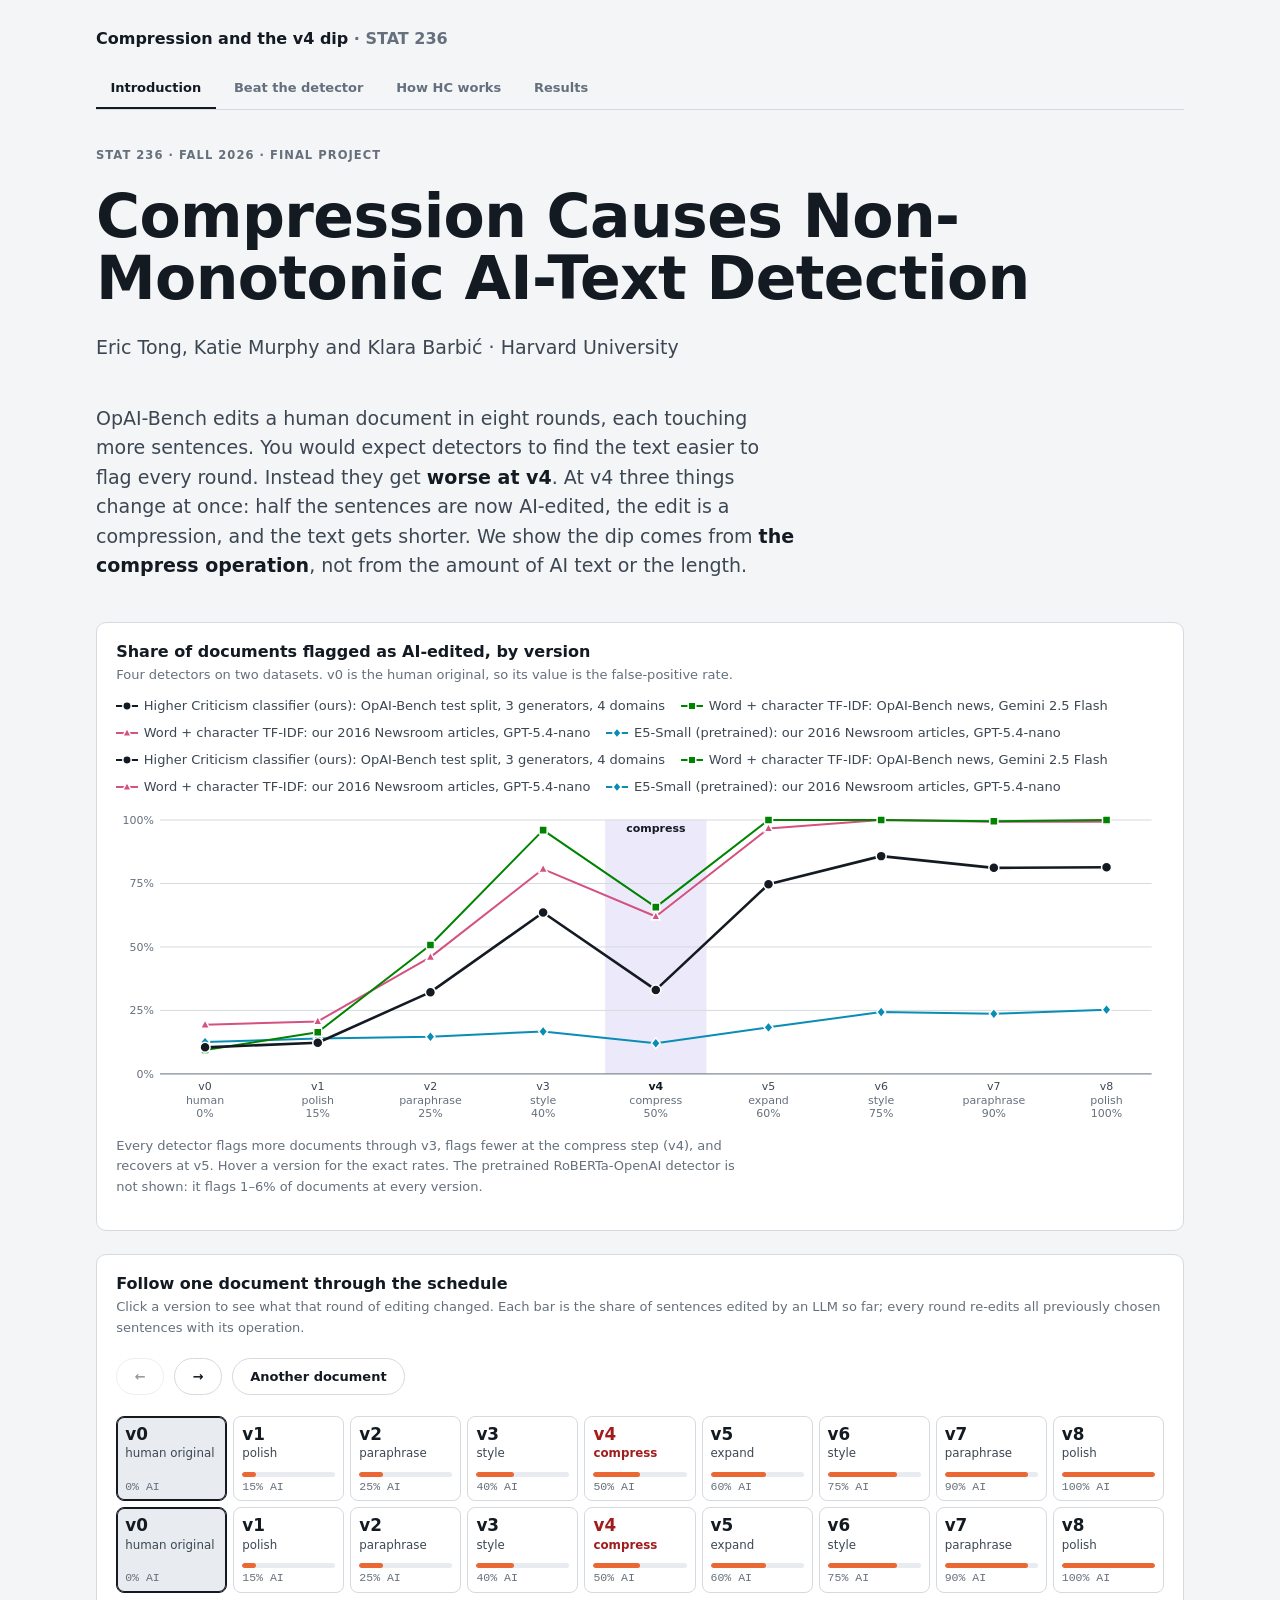
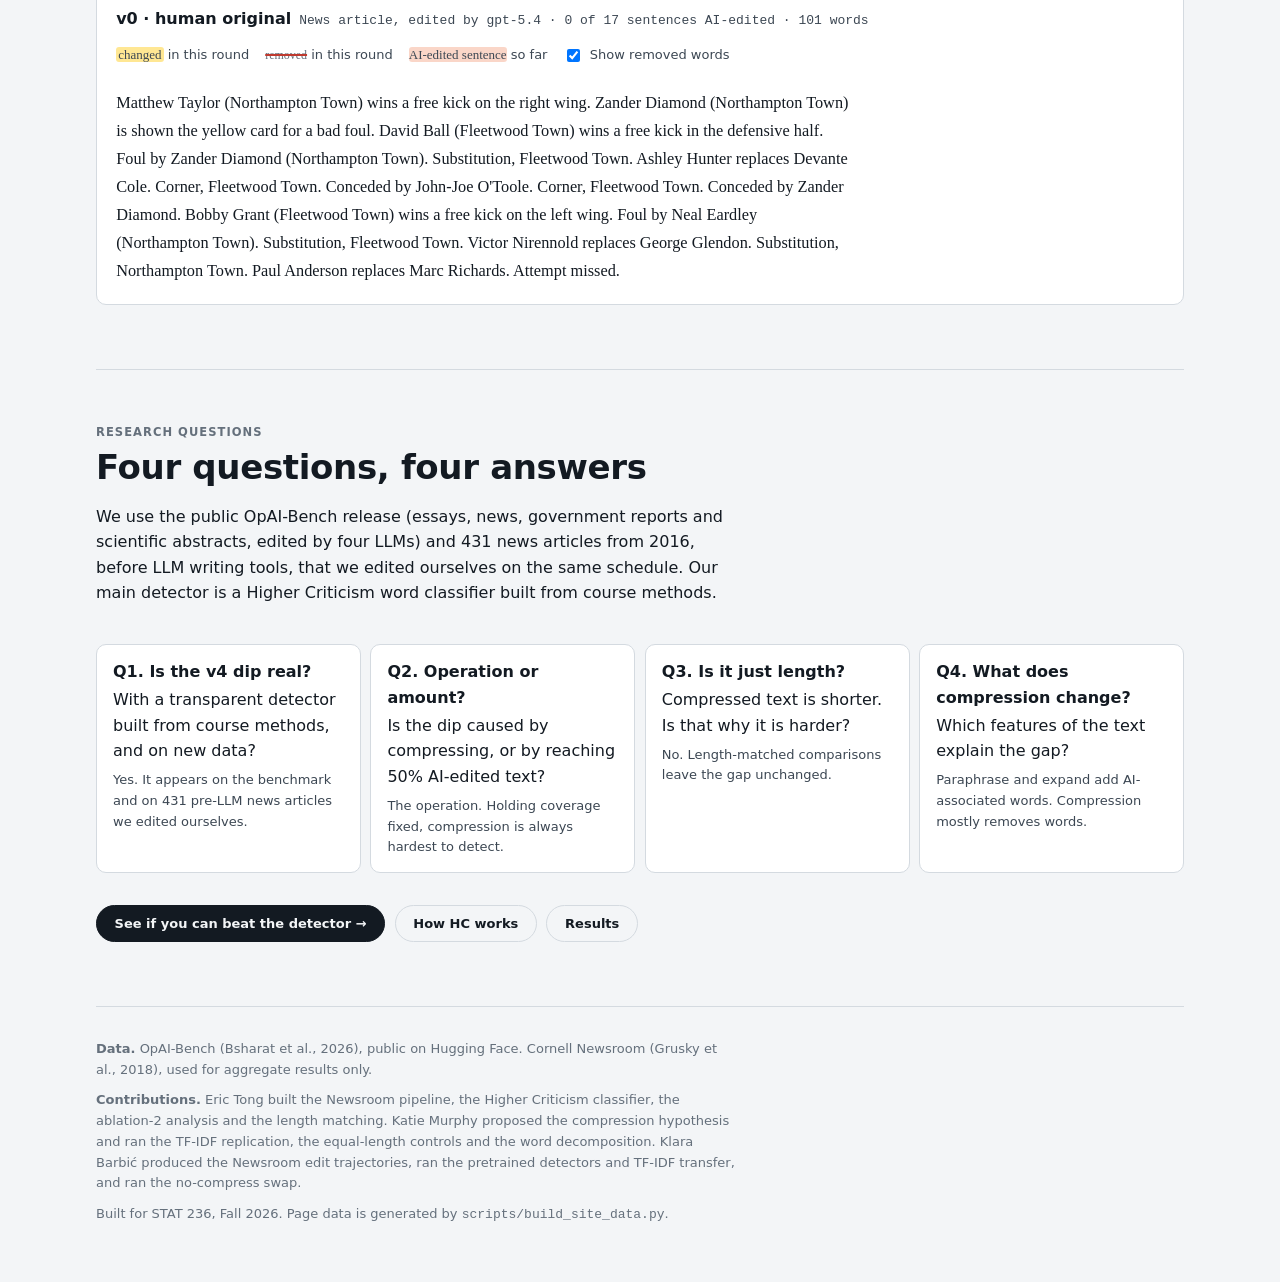
<file: ERIC_TONG/Eric_Tong.html>
<!DOCTYPE html>
<!-- saved from url=(0035)https://docs-kappa-flax.vercel.app/ -->
<html lang="en"><head><meta http-equiv="Content-Type" content="text/html; charset=UTF-8">

<meta name="viewport" content="width=device-width, initial-scale=1, viewport-fit=cover">
<title>Compression and the v4 Dip</title>
<meta name="claude:viewport-fit-sides" content="cover">
<meta name="description" content="STAT 236 project: AI-text detectors miss compressed edits. Play a spot-the-edit game, see how a Higher Criticism word classifier works, and see why detection dips at OpAI-Bench's v4.">
<link rel="preconnect" href="https://fonts.googleapis.com/">
<link rel="preconnect" href="https://fonts.gstatic.com/" crossorigin="">
<link rel="stylesheet" href="./Eric_Tong_files/css2">
<link rel="stylesheet" href="./Eric_Tong_files/style.css">
</head>
<body>
<div class="wrap">

<header class="site-head">
  <a class="brand" href="https://docs-kappa-flax.vercel.app/#intro">Compression and the v4 dip <span class="muted">· STAT 236</span></a>
</header>
<nav class="tabs" aria-label="Pages">
  <a href="https://docs-kappa-flax.vercel.app/#intro" data-tab="intro" aria-current="page">Introduction</a>
  <a href="https://docs-kappa-flax.vercel.app/#game" data-tab="game">Beat the detector</a>
  <a href="https://docs-kappa-flax.vercel.app/#method" data-tab="method">How HC works</a>
  <a href="https://docs-kappa-flax.vercel.app/#results" data-tab="results">Results</a>
</nav>
<nav class="subtabs" id="subtabs" aria-label="Results sections" hidden="">
  <a href="https://docs-kappa-flax.vercel.app/#results" data-sub="results">Summary</a>
  <a href="https://docs-kappa-flax.vercel.app/#q1" data-sub="q1">Q1 · The dip is real</a>
  <a href="https://docs-kappa-flax.vercel.app/#q2" data-sub="q2">Q2 · Operation, not amount</a>
  <a href="https://docs-kappa-flax.vercel.app/#q3" data-sub="q3">Q3 · Not length</a>
  <a href="https://docs-kappa-flax.vercel.app/#q4" data-sub="q4">Q4 · Edits and vocabulary</a>
</nav>

<!-- ============================================================ INTRODUCTION -->
<div class="tab-panel" id="tab-intro" data-panel="intro">
<section class="hero" aria-labelledby="title">
  <div class="label">STAT 236 · Fall 2026 · Final project</div>
  <h1 id="title">Compression Causes Non-Monotonic AI-Text Detection</h1>
  <div class="authors">Eric Tong, Katie Murphy and Klara Barbić · Harvard University</div>
  <p class="lede">OpAI-Bench edits a human document in eight rounds, each touching more sentences. You would expect
    detectors to find the text easier to flag every round. Instead they get <strong>worse at v4</strong>. At v4 three
    things change at once: half the sentences are now AI-edited, the edit is a compression, and the text gets shorter.
    We show the dip comes from <strong>the compress operation</strong>, not from the amount of AI text or the length.</p>
  <div class="panel">
    <div class="chart-title">Share of documents flagged as AI-edited, by version</div>
    <div class="chart-sub">Four detectors on two datasets. v0 is the human original, so its value is the false-positive rate.</div>
    <div class="legend" id="dip-legend"><span><svg width="22" height="12" viewBox="0 0 22 12"><line x1="0" x2="22" y1="6" y2="6" stroke="var(--ink)" stroke-width="2"></line><circle cx="11" cy="6" r="4.2" fill="var(--ink)" stroke="var(--surface)" stroke-width="1.5"></circle></svg>Higher Criticism classifier (ours): OpAI-Bench test split, 3 generators, 4 domains</span><span><svg width="22" height="12" viewBox="0 0 22 12"><line x1="0" x2="22" y1="6" y2="6" stroke="var(--det-1)" stroke-width="2"></line><rect x="7.22" y="2.2199999999999998" width="7.5600000000000005" height="7.5600000000000005" rx="1" fill="var(--det-1)" stroke="var(--surface)" stroke-width="1.5"></rect></svg>Word + character TF-IDF: OpAI-Bench news, Gemini 2.5 Flash</span><span><svg width="22" height="12" viewBox="0 0 22 12"><line x1="0" x2="22" y1="6" y2="6" stroke="var(--det-2)" stroke-width="2"></line><polygon points="11,1.17 15.2,9.15 6.8,9.15" fill="var(--det-2)" stroke="var(--surface)" stroke-width="1.5"></polygon></svg>Word + character TF-IDF: our 2016 Newsroom articles, GPT-5.4-nano</span><span><svg width="22" height="12" viewBox="0 0 22 12"><line x1="0" x2="22" y1="6" y2="6" stroke="var(--det-3)" stroke-width="2"></line><polygon points="11,0.96 15.2,6 11,11.04 6.8,6" fill="var(--det-3)" stroke="var(--surface)" stroke-width="1.5"></polygon></svg>E5-Small (pretrained): our 2016 Newsroom articles, GPT-5.4-nano</span></div>
    <div class="chart" id="dip-chart"><svg viewBox="0 0 1048 320" width="1048" height="320" role="img"><rect x="489.2727272727272" y="14" width="101.45454545454555" height="254" fill="color-mix(in srgb, var(--compress) 12%, transparent)"></rect><text x="540" y="26" text-anchor="middle" class="t-strong">compress</text><line x1="44" x2="1036" y1="268" y2="268" class="axis"></line><text x="38" y="272" text-anchor="end">0%</text><line x1="44" x2="1036" y1="204.5" y2="204.5" class="grid"></line><text x="38" y="208.5" text-anchor="end">25%</text><line x1="44" x2="1036" y1="141" y2="141" class="grid"></line><text x="38" y="145" text-anchor="end">50%</text><line x1="44" x2="1036" y1="77.5" y2="77.5" class="grid"></line><text x="38" y="81.5" text-anchor="end">75%</text><line x1="44" x2="1036" y1="14" y2="14" class="grid"></line><text x="38" y="18" text-anchor="end">100%</text><text x="89.0909090909091" y="284" text-anchor="middle" class="t-ink2">v0</text><text x="89.0909090909091" y="298" text-anchor="middle">human</text><text x="89.0909090909091" y="311" text-anchor="middle">0%</text><text x="201.81818181818178" y="284" text-anchor="middle" class="t-ink2">v1</text><text x="201.81818181818178" y="298" text-anchor="middle">polish</text><text x="201.81818181818178" y="311" text-anchor="middle">15%</text><text x="314.5454545454545" y="284" text-anchor="middle" class="t-ink2">v2</text><text x="314.5454545454545" y="298" text-anchor="middle">paraphrase</text><text x="314.5454545454545" y="311" text-anchor="middle">25%</text><text x="427.2727272727272" y="284" text-anchor="middle" class="t-ink2">v3</text><text x="427.2727272727272" y="298" text-anchor="middle">style</text><text x="427.2727272727272" y="311" text-anchor="middle">40%</text><text x="540" y="284" text-anchor="middle" class="t-strong">v4</text><text x="540" y="298" text-anchor="middle">compress</text><text x="540" y="311" text-anchor="middle">50%</text><text x="652.7272727272727" y="284" text-anchor="middle" class="t-ink2">v5</text><text x="652.7272727272727" y="298" text-anchor="middle">expand</text><text x="652.7272727272727" y="311" text-anchor="middle">60%</text><text x="765.4545454545455" y="284" text-anchor="middle" class="t-ink2">v6</text><text x="765.4545454545455" y="298" text-anchor="middle">style</text><text x="765.4545454545455" y="311" text-anchor="middle">75%</text><text x="878.1818181818181" y="284" text-anchor="middle" class="t-ink2">v7</text><text x="878.1818181818181" y="298" text-anchor="middle">paraphrase</text><text x="878.1818181818181" y="311" text-anchor="middle">90%</text><text x="990.9090909090909" y="284" text-anchor="middle" class="t-ink2">v8</text><text x="990.9090909090909" y="298" text-anchor="middle">polish</text><text x="990.9090909090909" y="311" text-anchor="middle">100%</text><polyline points="89.0909090909091,236.1738 201.81818181818178,232.6432 314.5454545454545,230.86520000000002 427.2727272727272,225.5566 540,237.3676 652.7272727272727,221.4418 765.4545454545455,206.1256 878.1818181818181,207.8782 990.9090909090909,203.7634" fill="none" stroke="var(--det-3)" stroke-width="2" stroke-linejoin="round"></polyline><polygon points="89.0909090909091,230.7738 93.5909090909091,236.1738 89.0909090909091,241.5738 84.5909090909091,236.1738" fill="var(--det-3)" stroke="var(--surface)" stroke-width="1.5"></polygon><polygon points="201.81818181818178,227.2432 206.31818181818178,232.6432 201.81818181818178,238.0432 197.31818181818178,232.6432" fill="var(--det-3)" stroke="var(--surface)" stroke-width="1.5"></polygon><polygon points="314.5454545454545,225.4652 319.0454545454545,230.86520000000002 314.5454545454545,236.26520000000002 310.0454545454545,230.86520000000002" fill="var(--det-3)" stroke="var(--surface)" stroke-width="1.5"></polygon><polygon points="427.2727272727272,220.1566 431.7727272727272,225.5566 427.2727272727272,230.9566 422.7727272727272,225.5566" fill="var(--det-3)" stroke="var(--surface)" stroke-width="1.5"></polygon><polygon points="540,231.9676 544.5,237.3676 540,242.76760000000002 535.5,237.3676" fill="var(--det-3)" stroke="var(--surface)" stroke-width="1.5"></polygon><polygon points="652.7272727272727,216.0418 657.2272727272727,221.4418 652.7272727272727,226.8418 648.2272727272727,221.4418" fill="var(--det-3)" stroke="var(--surface)" stroke-width="1.5"></polygon><polygon points="765.4545454545455,200.7256 769.9545454545455,206.1256 765.4545454545455,211.5256 760.9545454545455,206.1256" fill="var(--det-3)" stroke="var(--surface)" stroke-width="1.5"></polygon><polygon points="878.1818181818181,202.4782 882.6818181818181,207.8782 878.1818181818181,213.2782 873.6818181818181,207.8782" fill="var(--det-3)" stroke="var(--surface)" stroke-width="1.5"></polygon><polygon points="990.9090909090909,198.36339999999998 995.4090909090909,203.7634 990.9090909090909,209.1634 986.4090909090909,203.7634" fill="var(--det-3)" stroke="var(--surface)" stroke-width="1.5"></polygon><polyline points="89.0909090909091,218.9018 201.81818181818178,215.4982 314.5454545454545,151.16 427.2727272727272,63.09820000000002 540,110.52000000000001 652.7272727272727,22.458200000000005 765.4545454545455,14 878.1818181818181,15.70180000000002 990.9090909090909,15.70180000000002" fill="none" stroke="var(--det-2)" stroke-width="2" stroke-linejoin="round"></polyline><polygon points="89.0909090909091,213.7268 93.5909090909091,222.2768 84.5909090909091,222.2768" fill="var(--det-2)" stroke="var(--surface)" stroke-width="1.5"></polygon><polygon points="201.81818181818178,210.32319999999999 206.31818181818178,218.8732 197.31818181818178,218.8732" fill="var(--det-2)" stroke="var(--surface)" stroke-width="1.5"></polygon><polygon points="314.5454545454545,145.98499999999999 319.0454545454545,154.535 310.0454545454545,154.535" fill="var(--det-2)" stroke="var(--surface)" stroke-width="1.5"></polygon><polygon points="427.2727272727272,57.92320000000002 431.7727272727272,66.47320000000002 422.7727272727272,66.47320000000002" fill="var(--det-2)" stroke="var(--surface)" stroke-width="1.5"></polygon><polygon points="540,105.34500000000001 544.5,113.89500000000001 535.5,113.89500000000001" fill="var(--det-2)" stroke="var(--surface)" stroke-width="1.5"></polygon><polygon points="652.7272727272727,17.283200000000004 657.2272727272727,25.833200000000005 648.2272727272727,25.833200000000005" fill="var(--det-2)" stroke="var(--surface)" stroke-width="1.5"></polygon><polygon points="765.4545454545455,8.825 769.9545454545455,17.375 760.9545454545455,17.375" fill="var(--det-2)" stroke="var(--surface)" stroke-width="1.5"></polygon><polygon points="878.1818181818181,10.52680000000002 882.6818181818181,19.07680000000002 873.6818181818181,19.07680000000002" fill="var(--det-2)" stroke="var(--surface)" stroke-width="1.5"></polygon><polygon points="990.9090909090909,10.52680000000002 995.4090909090909,19.07680000000002 986.4090909090909,19.07680000000002" fill="var(--det-2)" stroke="var(--surface)" stroke-width="1.5"></polygon><polyline points="89.0909090909091,243.997 201.81818181818178,226.2932 314.5454545454545,139.095 427.2727272727272,24.109199999999987 540,101.19820000000001 652.7272727272727,14 765.4545454545455,14 878.1818181818181,15.27000000000001 990.9090909090909,14" fill="none" stroke="var(--det-1)" stroke-width="2" stroke-linejoin="round"></polyline><rect x="85.0409090909091" y="239.947" width="8.1" height="8.1" rx="1" fill="var(--det-1)" stroke="var(--surface)" stroke-width="1.5"></rect><rect x="197.76818181818177" y="222.2432" width="8.1" height="8.1" rx="1" fill="var(--det-1)" stroke="var(--surface)" stroke-width="1.5"></rect><rect x="310.4954545454545" y="135.045" width="8.1" height="8.1" rx="1" fill="var(--det-1)" stroke="var(--surface)" stroke-width="1.5"></rect><rect x="423.2227272727272" y="20.059199999999986" width="8.1" height="8.1" rx="1" fill="var(--det-1)" stroke="var(--surface)" stroke-width="1.5"></rect><rect x="535.95" y="97.14820000000002" width="8.1" height="8.1" rx="1" fill="var(--det-1)" stroke="var(--surface)" stroke-width="1.5"></rect><rect x="648.6772727272728" y="9.95" width="8.1" height="8.1" rx="1" fill="var(--det-1)" stroke="var(--surface)" stroke-width="1.5"></rect><rect x="761.4045454545455" y="9.95" width="8.1" height="8.1" rx="1" fill="var(--det-1)" stroke="var(--surface)" stroke-width="1.5"></rect><rect x="874.1318181818182" y="11.22000000000001" width="8.1" height="8.1" rx="1" fill="var(--det-1)" stroke="var(--surface)" stroke-width="1.5"></rect><rect x="986.8590909090909" y="9.95" width="8.1" height="8.1" rx="1" fill="var(--det-1)" stroke="var(--surface)" stroke-width="1.5"></rect><polyline points="89.0909090909091,241.4316 201.81818181818178,236.8088 314.5454545454545,186.23739999999998 427.2727272727272,106.53219999999999 540,183.9768 652.7272727272727,78.3382 765.4545454545455,50.144199999999984 878.1818181818181,61.87899999999999 990.9090909090909,61.34559999999999" fill="none" stroke="var(--ink)" stroke-width="2.6" stroke-linejoin="round"></polyline><circle cx="89.0909090909091" cy="241.4316" r="5" fill="var(--ink)" stroke="var(--surface)" stroke-width="1.5"></circle><circle cx="201.81818181818178" cy="236.8088" r="5" fill="var(--ink)" stroke="var(--surface)" stroke-width="1.5"></circle><circle cx="314.5454545454545" cy="186.23739999999998" r="5" fill="var(--ink)" stroke="var(--surface)" stroke-width="1.5"></circle><circle cx="427.2727272727272" cy="106.53219999999999" r="5" fill="var(--ink)" stroke="var(--surface)" stroke-width="1.5"></circle><circle cx="540" cy="183.9768" r="5" fill="var(--ink)" stroke="var(--surface)" stroke-width="1.5"></circle><circle cx="652.7272727272727" cy="78.3382" r="5" fill="var(--ink)" stroke="var(--surface)" stroke-width="1.5"></circle><circle cx="765.4545454545455" cy="50.144199999999984" r="5" fill="var(--ink)" stroke="var(--surface)" stroke-width="1.5"></circle><circle cx="878.1818181818181" cy="61.87899999999999" r="5" fill="var(--ink)" stroke="var(--surface)" stroke-width="1.5"></circle><circle cx="990.9090909090909" cy="61.34559999999999" r="5" fill="var(--ink)" stroke="var(--surface)" stroke-width="1.5"></circle><rect x="32.727272727272734" y="14" width="112.7272727272727" height="254" class="hit"></rect><rect x="145.45454545454544" y="14" width="112.72727272727269" height="254" class="hit"></rect><rect x="258.18181818181813" y="14" width="112.72727272727275" height="254" class="hit"></rect><rect x="370.9090909090909" y="14" width="112.72727272727269" height="254" class="hit"></rect><rect x="483.63636363636357" y="14" width="112.72727272727269" height="254" class="hit"></rect><rect x="596.3636363636363" y="14" width="112.72727272727275" height="254" class="hit"></rect><rect x="709.090909090909" y="14" width="112.72727272727275" height="254" class="hit"></rect><rect x="821.8181818181818" y="14" width="112.72727272727275" height="254" class="hit"></rect><rect x="934.5454545454545" y="14" width="112.72727272727252" height="254" class="hit"></rect></svg></div>
    <p class="figcap" id="dip-cap">Every detector flags more documents through v3, flags fewer at the compress step (v4),
      and recovers at v5. Hover a version for the exact rates. The pretrained RoBERTa-OpenAI detector is not shown: it
      flags 1–6% of documents at every version.</p>
  </div>
  <div class="panel traj">
    <div class="chart-head">
      <div>
        <div class="chart-title">Follow one document through the schedule</div>
        <div class="chart-sub">Click a version to see what that round of editing changed. Each bar is the share of
          sentences edited by an LLM so far; every round re-edits all previously chosen sentences with its operation.</div>
      </div>
      <div class="controls">
        <button type="button" class="ghost" id="traj-prev" aria-label="Previous version" disabled="">←</button>
        <button type="button" class="ghost" id="traj-next" aria-label="Next version">→</button>
        <button type="button" class="ghost" id="traj-doc">Another document</button>
      </div>
    </div>
    <div class="schedule" id="schedule" role="group" aria-label="OpAI-Bench revision schedule: choose a version"><button type="button" class="sched-cell" data-v="0" aria-pressed="true"><span class="v">v0</span><span class="op">human original</span><span class="cov"><i style="width: 0%;"></i></span><span class="pct">0% AI</span></button><button type="button" class="sched-cell" data-v="1" aria-pressed="false"><span class="v">v1</span><span class="op">polish</span><span class="cov"><i style="width: 15%;"></i></span><span class="pct">15% AI</span></button><button type="button" class="sched-cell" data-v="2" aria-pressed="false"><span class="v">v2</span><span class="op">paraphrase</span><span class="cov"><i style="width: 25%;"></i></span><span class="pct">25% AI</span></button><button type="button" class="sched-cell" data-v="3" aria-pressed="false"><span class="v">v3</span><span class="op">style</span><span class="cov"><i style="width: 40%;"></i></span><span class="pct">40% AI</span></button><button type="button" class="sched-cell dip" data-v="4" aria-pressed="false"><span class="v">v4</span><span class="op">compress</span><span class="cov"><i style="width: 50%;"></i></span><span class="pct">50% AI</span></button><button type="button" class="sched-cell" data-v="5" aria-pressed="false"><span class="v">v5</span><span class="op">expand</span><span class="cov"><i style="width: 60%;"></i></span><span class="pct">60% AI</span></button><button type="button" class="sched-cell" data-v="6" aria-pressed="false"><span class="v">v6</span><span class="op">style</span><span class="cov"><i style="width: 75%;"></i></span><span class="pct">75% AI</span></button><button type="button" class="sched-cell" data-v="7" aria-pressed="false"><span class="v">v7</span><span class="op">paraphrase</span><span class="cov"><i style="width: 90%;"></i></span><span class="pct">90% AI</span></button><button type="button" class="sched-cell" data-v="8" aria-pressed="false"><span class="v">v8</span><span class="op">polish</span><span class="cov"><i style="width: 100%;"></i></span><span class="pct">100% AI</span></button></div>
    <div class="traj-meta" id="traj-meta" aria-live="polite"><b>v0 · human original</b>Student essay, edited by gpt-5.4 · 0 of 11 sentences AI-edited · 107 words</div>
    <div class="legend traj-legend">
      <span><mark class="diff">changed</mark> in this round</span>
      <span><del class="gone">removed</del> in this round</span>
      <span><span class="s ai-soft">AI-edited sentence</span> so far</span>
      <label class="toggle"><input type="checkbox" id="traj-del" checked=""> Show removed words</label>
    </div>
    <div class="doc traj-text" id="traj-text"><span class="s">Well, other than the new found sense of freedom.</span> <span class="s">Not much.</span> <span class="s">Car usage has accelerated since the 1900's and is starting to gradually decline.</span> <span class="s">Why?</span> <span class="s">Less stress, less pollution, and more excerise.</span> <span class="s">These things alone may not be enough to convince you, so let's jump into the facts.</span> <span class="s">First off, getting rid of that car in your driveway will greatly lower your stress.</span> <span class="s">"As a result, 70 percent of Vauban's families do not own cars, and 57 percent sold a car to move here.</span> <span class="s">"When I had a car I was always tense.</span> <span class="s">I'm much happier this way,"".</span> <span class="s">When you think about it, it truly makes sense.</span> </div>
  </div>
</section>

<section class="part" aria-labelledby="q-h">
  <div class="part-head">
    <div class="label">Research questions</div>
    <h2 id="q-h">Four questions, four answers</h2>
    <div class="prose">
      <p>We use the public OpAI-Bench release (essays, news, government reports and scientific abstracts, edited by
        four LLMs) and 431 news articles from 2016, before LLM writing tools, that we edited ourselves on the same
        schedule. Our main detector is a Higher Criticism word classifier built from course methods.</p>
    </div>
  </div>
  <ul class="questions" aria-label="Research questions">
    <li><b>Q1. Is the v4 dip real?</b>With a transparent detector built from course methods, and on new data?
      <span class="a">Yes. It appears on the benchmark and on 431 pre-LLM news articles we edited ourselves.</span></li>
    <li><b>Q2. Operation or amount?</b>Is the dip caused by compressing, or by reaching 50% AI-edited text?
      <span class="a">The operation. Holding coverage fixed, compression is always hardest to detect.</span></li>
    <li><b>Q3. Is it just length?</b>Compressed text is shorter. Is that why it is harder?
      <span class="a">No. Length-matched comparisons leave the gap unchanged.</span></li>
    <li><b>Q4. What does compression change?</b>Which features of the text explain the gap?
      <span class="a">Paraphrase and expand add AI-associated words. Compression mostly removes words.</span></li>
  </ul>
  <div class="controls cta">
    <a class="btn" href="https://docs-kappa-flax.vercel.app/#game">See if you can beat the detector →</a>
    <a class="btn ghost" href="https://docs-kappa-flax.vercel.app/#method">How HC works</a>
    <a class="btn ghost" href="https://docs-kappa-flax.vercel.app/#results">Results</a>
  </div>
</section>
</div>

<!-- ============================================================ GAME -->
<div class="tab-panel" id="tab-game" data-panel="game" hidden="">
<section class="part game-part" aria-labelledby="game-h">
  <div class="game-intro">
    <h2 id="game-h">See if you can beat the detector</h2>
    <p>Same passage twice: the human original and an AI-edited version. <mark class="diff">Yellow</mark> marks the
      words that differ. Pick the AI-edited one.</p>
  </div>

  <div class="game" id="game-box">
    <div class="game-bar">
      <div id="game-context" class="small muted">Scientific abstract · the edited one is v5 (expand, 60% of sentences AI-edited)</div>
      <div class="game-bar-right">
        <span class="game-status" id="game-status" aria-live="polite"></span>
        <span class="tally" id="tally">Pair 1</span>
        <button type="button" id="next-top" hidden="">Next pair →</button>
      </div>
    </div>
    <div class="passages" id="passages"><article class="passage" aria-label="Passage A"><div class="passage-head"><span class="tag">Passage A</span><button type="button">This one is AI-edited</button></div><div class="doc"><span class="s">Neural networks training on edge terminals is essential for edge AI computing, which needs to be adaptive to evolving environment.</span> <span class="s"><mark class="diff">Though quantised</mark> models <mark class="diff">run</mark> efficiently on edge devices, existing training methods for <mark class="diff">them</mark> are <mark class="diff">still</mark> designed <mark class="diff">for</mark> powerful servers with <mark class="diff">ample</mark> memory and energy <mark class="diff">resources.</mark></span> <span class="s">For example, quantisation-aware training (QAT) <mark class="diff">requires</mark> two copies of <mark class="diff">the</mark> model parameters, <mark class="diff">a requirement that typically exceeds edge devices'</mark> on-chip memory <mark class="diff">capacity.</mark></span> <span class="s"><mark class="diff">Off-chip to</mark> on-chip memory <mark class="diff">transfer also consumes a substantial amount of energy.</mark></span> <span class="s">The resource requirements are trivial for powerful servers, but critical for edge devices.</span> <span class="s">To mitigate these issues, We propose Resource Constrained Training <mark class="diff">(RCT) as a way to address these resource limitations.</mark></span> </div></article><article class="passage" aria-label="Passage B"><div class="passage-head"><span class="tag">Passage B</span><button type="button">This one is AI-edited</button></div><div class="doc"><span class="s">Neural networks training on edge terminals is essential for edge AI computing, which needs to be adaptive to evolving environment.</span> <span class="s"><mark class="diff">Quantised</mark> models <mark class="diff">can efficiently</mark> run on edge devices, <mark class="diff">but</mark> existing training methods for <mark class="diff">these compact models</mark> are designed <mark class="diff">to run on</mark> powerful servers with <mark class="diff">abundant</mark> memory and energy <mark class="diff">budget.</mark></span> <span class="s">For example, quantisation-aware training (QAT) <mark class="diff">method involves</mark> two copies of model parameters, <mark class="diff">which is usually beyond the capacity of</mark> on-chip memory <mark class="diff">in edge devices.</mark></span> <span class="s"><mark class="diff">Data movement between off-chip and</mark> on-chip memory <mark class="diff">is energy demanding as well.</mark></span> <span class="s">The resource requirements are trivial for powerful servers, but critical for edge devices.</span> <span class="s">To mitigate these issues, We propose Resource Constrained Training <mark class="diff">(RCT).</mark></span> </div></article></div>
    <div class="result" id="result" hidden="" aria-live="polite"></div>
  </div>
  <p class="figcap">Passages come from the public OpAI-Bench test split (essays, news, government reports and scientific
    abstracts, edited by GPT-5.4 or GPT-5.4-nano). After you guess, highlighted sentences are the ones labeled
    AI-edited; the tag lists the round that first edited the sentence and every operation applied to it after that.
    Our own Newsroom articles are licensed for research only, so none of their text appears on this site.</p>
  <a class="next" href="https://docs-kappa-flax.vercel.app/#method">Next: how the HC classifier decides →</a>
</section>
</div>

<!-- ============================================================ METHOD -->
<div class="tab-panel" id="tab-method" data-panel="method" hidden="">
<section class="part" aria-labelledby="method-h">
  <div class="part-head">
    <div class="label">Methodology</div>
    <h2 id="method-h">How a Higher Criticism word classifier finds AI edits</h2>
    <div class="prose">
      <p>An LLM edit nudges the frequency of many words by a little. Most words carry no signal; a few carry a weak one.
        This "rare and weak" setting is where Higher Criticism (Donoho &amp; Jin, 2004, 2008) works well. We trained the
        classifier on 10,976 OpAI-Bench training documents, each human original paired with one randomly chosen edited
        version.</p>
    </div>
  </div>

  <div class="steps">
    <div class="step">
      <div class="step-text">
        <span class="step-num">Step 1</span>
        <h3>Turn each document into word frequencies</h3>
        <p>Lowercase the text, split it into words, and count. Dividing by document length gives a frequency
          f<sub>j</sub> = count<sub>j</sub> / n, so long and short documents are comparable. We keep the 13,284 words that
          appear in at least 20 training documents.</p>
      </div>
      <div class="panel">
        <div class="arrow-row">
          <div>
            <div class="label" style="margin-bottom:.5rem">A sentence from the corpus</div>
            <div class="tokens" id="tok-demo"><span class="tok">in</span><span class="tok">our</span><span class="tok">work</span><span class="tok">we</span><span class="tok">not</span><span class="tok">only</span><span class="tok">aim</span><span class="tok hot">at</span><span class="tok">generating</span><span class="tok">a</span><span class="tok">suitable</span><span class="tok">embedding</span><span class="tok">space</span><span class="tok">but</span><span class="tok">also</span><span class="tok hot">at</span><span class="tok hot">the</span><span class="tok">interpretability</span><span class="tok">of</span><span class="tok hot">the</span><span class="tok">proposed</span><span class="tok">model</span></div>
          </div>
          <div class="arr" aria-hidden="true">→</div>
          <div>
            <div class="label" style="margin-bottom:.5rem">Bag of words</div>
            <table class="counts" id="count-demo"><tr><th>word</th><th class="n">count</th><th class="n">f = count / n</th></tr><tr><td>at</td><td class="n">2</td><td class="n">0.091</td></tr><tr><td>the</td><td class="n">2</td><td class="n">0.091</td></tr><tr><td>a</td><td class="n">1</td><td class="n">0.045</td></tr><tr><td>aim</td><td class="n">1</td><td class="n">0.045</td></tr><tr><td>also</td><td class="n">1</td><td class="n">0.045</td></tr><tr><td>but</td><td class="n">1</td><td class="n">0.045</td></tr><tr><td>embedding</td><td class="n">1</td><td class="n">0.045</td></tr><tr><td class="muted">+ 13 more words</td><td class="n"></td><td class="n muted">n = 22</td></tr></table>
          </div>
        </div>
      </div>
    </div>

    <div class="step">
      <div class="step-text">
        <span class="step-num">Step 2</span>
        <h3>Compare how often each group uses each word</h3>
        <p>The classifier learns from two groups: 10,976 human originals from the training split, and one AI-edited
          version of each, picked at random from v1–v8 and three generators. Measure how often each group uses each
          word. Most words, like <i>and</i>, barely move. A few move a lot: edited text uses <i>significant</i>,
          <i>specifically</i> and <i>crucial</i> more often, and human text uses <i>but</i>, <i>just</i> and
          <i>going</i> more.</p>
      </div>
      <div class="panel">
        <div class="chart-title">Uses per 10,000 words</div>
        <div class="chart-sub">OpAI-Bench training split: 10,976 human originals and one randomly chosen AI-edited version of each. Log scale.</div>
        <div class="legend" id="rate-legend"><span><i class="" style="background: var(--human);"></i>Human original</span><span><i class="" style="background: var(--ai);"></i>AI-edited (one random version)</span></div>
        <div class="chart" id="rate-chart"><svg viewBox="0 0 260 498" width="260" height="498" role="img"><line x1="118.28392394858642" x2="118.28392394858642" y1="18" y2="492" class="grid"></line><text x="118.28392394858642" y="12" text-anchor="middle">0.3</text><line x1="136.94317079192328" x2="136.94317079192328" y1="18" y2="492" class="grid"></line><text x="136.94317079192328" y="12" text-anchor="middle">1</text><line x1="153.969533684612" x2="153.969533684612" y1="18" y2="492" class="grid"></line><text x="153.969533684612" y="12" text-anchor="middle">3</text><line x1="172.62878052794886" x2="172.62878052794886" y1="18" y2="492" class="grid"></line><text x="172.62878052794886" y="12" text-anchor="middle">10</text><line x1="189.65514342063756" x2="189.65514342063756" y1="18" y2="492" class="grid"></line><text x="189.65514342063756" y="12" text-anchor="middle">30</text><line x1="208.31439026397445" x2="208.31439026397445" y1="18" y2="492" class="grid"></line><text x="208.31439026397445" y="12" text-anchor="middle">100</text><line x1="225.34075315666314" x2="225.34075315666314" y1="18" y2="492" class="grid"></line><text x="225.34075315666314" y="12" text-anchor="middle">300</text><line x1="244" x2="244" y1="18" y2="492" class="grid"></line><text x="244" y="12" text-anchor="middle">1000</text><text x="0" y="40" class="t-strong">AI-leaning</text><text x="0" y="65" class="t-ink">significant</text><text x="102" y="65" text-anchor="end" class="mono">z −40</text><line x1="154.9212484961476" x2="175.97508372676438" y1="61" y2="61" stroke="var(--rule)" stroke-width="3" stroke-linecap="round"></line><circle cx="154.9212484961476" cy="61" r="5.5" fill="var(--human)" stroke="var(--surface)" stroke-width="2"></circle><circle cx="154.9212484961476" cy="61" r="10" class="hit"></circle><circle cx="175.97508372676438" cy="61" r="5.5" fill="var(--ai)" stroke="var(--surface)" stroke-width="2"></circle><circle cx="175.97508372676438" cy="61" r="10" class="hit"></circle><text x="0" y="91" class="t-ink">specifically</text><text x="102" y="91" text-anchor="end" class="mono">z −34</text><line x1="150.63985615299077" x2="171.58717506472226" y1="87" y2="87" stroke="var(--rule)" stroke-width="3" stroke-linecap="round"></line><circle cx="150.63985615299077" cy="87" r="5.5" fill="var(--human)" stroke="var(--surface)" stroke-width="2"></circle><circle cx="150.63985615299077" cy="87" r="10" class="hit"></circle><circle cx="171.58717506472226" cy="87" r="5.5" fill="var(--ai)" stroke="var(--surface)" stroke-width="2"></circle><circle cx="171.58717506472226" cy="87" r="10" class="hit"></circle><text x="0" y="117" class="t-ink">within</text><text x="102" y="117" text-anchor="end" class="mono">z −32</text><line x1="156.88102679614255" x2="172.82895700591138" y1="113" y2="113" stroke="var(--rule)" stroke-width="3" stroke-linecap="round"></line><circle cx="156.88102679614255" cy="113" r="5.5" fill="var(--human)" stroke="var(--surface)" stroke-width="2"></circle><circle cx="156.88102679614255" cy="113" r="10" class="hit"></circle><circle cx="172.82895700591138" cy="113" r="5.5" fill="var(--ai)" stroke="var(--surface)" stroke-width="2"></circle><circle cx="172.82895700591138" cy="113" r="10" class="hit"></circle><text x="0" y="143" class="t-ink">effectively</text><text x="102" y="143" text-anchor="end" class="mono">z −31</text><line x1="148.21876522805601" x2="168.31424326831103" y1="139" y2="139" stroke="var(--rule)" stroke-width="3" stroke-linecap="round"></line><circle cx="148.21876522805601" cy="139" r="5.5" fill="var(--human)" stroke="var(--surface)" stroke-width="2"></circle><circle cx="148.21876522805601" cy="139" r="10" class="hit"></circle><circle cx="168.31424326831103" cy="139" r="5.5" fill="var(--ai)" stroke="var(--surface)" stroke-width="2"></circle><circle cx="168.31424326831103" cy="139" r="10" class="hit"></circle><text x="0" y="169" class="t-ink">crucial</text><text x="102" y="169" text-anchor="end" class="mono">z −28</text><line x1="129.78251594987847" x2="159.2578268800192" y1="165" y2="165" stroke="var(--rule)" stroke-width="3" stroke-linecap="round"></line><circle cx="129.78251594987847" cy="165" r="5.5" fill="var(--human)" stroke="var(--surface)" stroke-width="2"></circle><circle cx="129.78251594987847" cy="165" r="10" class="hit"></circle><circle cx="159.2578268800192" cy="165" r="5.5" fill="var(--ai)" stroke="var(--surface)" stroke-width="2"></circle><circle cx="159.2578268800192" cy="165" r="10" class="hit"></circle><text x="0" y="195" class="t-ink">comprehensive</text><text x="102" y="195" text-anchor="end" class="mono">z −28</text><line x1="144.13014997238074" x2="165.5906406590281" y1="191" y2="191" stroke="var(--rule)" stroke-width="3" stroke-linecap="round"></line><circle cx="144.13014997238074" cy="191" r="5.5" fill="var(--human)" stroke="var(--surface)" stroke-width="2"></circle><circle cx="144.13014997238074" cy="191" r="10" class="hit"></circle><circle cx="165.5906406590281" cy="191" r="5.5" fill="var(--ai)" stroke="var(--surface)" stroke-width="2"></circle><circle cx="165.5906406590281" cy="191" r="10" class="hit"></circle><text x="0" y="221" class="t-ink">regarding</text><text x="102" y="221" text-anchor="end" class="mono">z −25</text><line x1="141.00930879435953" x2="160.35643517746126" y1="217" y2="217" stroke="var(--rule)" stroke-width="3" stroke-linecap="round"></line><circle cx="141.00930879435953" cy="217" r="5.5" fill="var(--human)" stroke="var(--surface)" stroke-width="2"></circle><circle cx="141.00930879435953" cy="217" r="10" class="hit"></circle><circle cx="160.35643517746126" cy="217" r="5.5" fill="var(--ai)" stroke="var(--surface)" stroke-width="2"></circle><circle cx="160.35643517746126" cy="217" r="10" class="hit"></circle><text x="0" y="247" class="t-ink">numerous</text><text x="102" y="247" text-anchor="end" class="mono">z −22</text><line x1="135.31028684127514" x2="155.58691181766682" y1="243" y2="243" stroke="var(--rule)" stroke-width="3" stroke-linecap="round"></line><circle cx="135.31028684127514" cy="243" r="5.5" fill="var(--human)" stroke="var(--surface)" stroke-width="2"></circle><circle cx="135.31028684127514" cy="243" r="10" class="hit"></circle><circle cx="155.58691181766682" cy="243" r="5.5" fill="var(--ai)" stroke="var(--surface)" stroke-width="2"></circle><circle cx="155.58691181766682" cy="243" r="10" class="hit"></circle><text x="0" y="274" class="t-strong">Human-leaning</text><text x="0" y="299" class="t-ink">but</text><text x="102" y="299" text-anchor="end" class="mono">z 24</text><line x1="185.42906955117445" x2="191.861559951005" y1="295" y2="295" stroke="var(--rule)" stroke-width="3" stroke-linecap="round"></line><circle cx="191.861559951005" cy="295" r="5.5" fill="var(--human)" stroke="var(--surface)" stroke-width="2"></circle><circle cx="191.861559951005" cy="295" r="10" class="hit"></circle><circle cx="185.42906955117445" cy="295" r="5.5" fill="var(--ai)" stroke="var(--surface)" stroke-width="2"></circle><circle cx="185.42906955117445" cy="295" r="10" class="hit"></circle><text x="0" y="325" class="t-ink">have</text><text x="102" y="325" text-anchor="end" class="mono">z 19</text><line x1="194.51145878238526" x2="198.7876415173073" y1="321" y2="321" stroke="var(--rule)" stroke-width="3" stroke-linecap="round"></line><circle cx="198.7876415173073" cy="321" r="5.5" fill="var(--human)" stroke="var(--surface)" stroke-width="2"></circle><circle cx="198.7876415173073" cy="321" r="10" class="hit"></circle><circle cx="194.51145878238526" cy="321" r="5.5" fill="var(--ai)" stroke="var(--surface)" stroke-width="2"></circle><circle cx="194.51145878238526" cy="321" r="10" class="hit"></circle><text x="0" y="351" class="t-ink">there</text><text x="102" y="351" text-anchor="end" class="mono">z 17</text><line x1="177.26833622496022" x2="184.32536325677432" y1="347" y2="347" stroke="var(--rule)" stroke-width="3" stroke-linecap="round"></line><circle cx="184.32536325677432" cy="347" r="5.5" fill="var(--human)" stroke="var(--surface)" stroke-width="2"></circle><circle cx="184.32536325677432" cy="347" r="10" class="hit"></circle><circle cx="177.26833622496022" cy="347" r="5.5" fill="var(--ai)" stroke="var(--surface)" stroke-width="2"></circle><circle cx="177.26833622496022" cy="347" r="10" class="hit"></circle><text x="0" y="377" class="t-ink">just</text><text x="102" y="377" text-anchor="end" class="mono">z 14</text><line x1="167.2332840957618" x2="175.06203457973697" y1="373" y2="373" stroke="var(--rule)" stroke-width="3" stroke-linecap="round"></line><circle cx="175.06203457973697" cy="373" r="5.5" fill="var(--human)" stroke="var(--surface)" stroke-width="2"></circle><circle cx="175.06203457973697" cy="373" r="10" class="hit"></circle><circle cx="167.2332840957618" cy="373" r="5.5" fill="var(--ai)" stroke="var(--surface)" stroke-width="2"></circle><circle cx="167.2332840957618" cy="373" r="10" class="hit"></circle><text x="0" y="403" class="t-ink">going</text><text x="102" y="403" text-anchor="end" class="mono">z 13</text><line x1="152.45102710470005" x2="162.73080293347823" y1="399" y2="399" stroke="var(--rule)" stroke-width="3" stroke-linecap="round"></line><circle cx="162.73080293347823" cy="399" r="5.5" fill="var(--human)" stroke="var(--surface)" stroke-width="2"></circle><circle cx="162.73080293347823" cy="399" r="10" class="hit"></circle><circle cx="152.45102710470005" cy="399" r="5.5" fill="var(--ai)" stroke="var(--surface)" stroke-width="2"></circle><circle cx="152.45102710470005" cy="399" r="10" class="hit"></circle><text x="0" y="430" class="t-strong">Common words</text><text x="0" y="455" class="t-ink">and</text><text x="102" y="455" text-anchor="end" class="mono">z −1</text><line x1="224.62175088847772" x2="224.64230033176494" y1="451" y2="451" stroke="var(--rule)" stroke-width="3" stroke-linecap="round"></line><circle cx="224.62175088847772" cy="451" r="5.5" fill="var(--human)" stroke="var(--surface)" stroke-width="2"></circle><circle cx="224.62175088847772" cy="451" r="10" class="hit"></circle><circle cx="224.64230033176494" cy="451" r="5.5" fill="var(--ai)" stroke="var(--surface)" stroke-width="2"></circle><circle cx="224.64230033176494" cy="451" r="10" class="hit"></circle><text x="0" y="481" class="t-ink">a</text><text x="102" y="481" text-anchor="end" class="mono">z 1</text><line x1="218.3756600689642" x2="218.41124691213594" y1="477" y2="477" stroke="var(--rule)" stroke-width="3" stroke-linecap="round"></line><circle cx="218.41124691213594" cy="477" r="5.5" fill="var(--human)" stroke="var(--surface)" stroke-width="2"></circle><circle cx="218.41124691213594" cy="477" r="10" class="hit"></circle><circle cx="218.3756600689642" cy="477" r="5.5" fill="var(--ai)" stroke="var(--surface)" stroke-width="2"></circle><circle cx="218.3756600689642" cy="477" r="10" class="hit"></circle></svg></div>
      </div>
    </div>

    <div class="step">
      <div class="step-text">
        <span class="step-num">Step 3</span>
        <h3>Test every word, then let Higher Criticism pick the cut</h3>
        <p>For each word a Welch two-sample test compares human and AI-edited documents and gives a z-score and
          p-value. Under no signal the z-scores would follow the dashed bell curve; the real ones have long tails.
          Sorting the 13,284 p-values, Higher Criticism measures how far the smallest ones beat chance:</p>
        <div class="eq">HC(m) = √P · (m/P − p<sub>(m)</sub>) / √(m/P · (1 − m/P))</div>
        <p>We keep the words whose p-value is at or below p<sub>(m*)</sub>, where m* maximizes HC(m) over the smallest
          α₀·P p-values. Cross-validation chose α₀ = 0.05, so the search stops at 664 words (|z| ≥ 6.08). HC is still
          rising there; without the cap it would peak near 2,700 words.</p>
      </div>
      <div class="two-up">
        <div class="panel">
          <div class="chart-title">z-scores of all 13,284 words</div>
          <div class="chart-sub">Count of words per bin (log scale). Colored bins are the selected words.</div>
          <div class="chart" id="z-hist"><svg viewBox="0 0 260 250" width="260" height="250" role="img"><line x1="40" x2="250" y1="207.8004541589246" y2="207.8004541589246" class="grid"></line><text x="34" y="211.8004541589246" text-anchor="end">1</text><line x1="40" x2="250" y1="154.8666769373189" y2="154.8666769373189" class="grid"></line><text x="34" y="158.8666769373189" text-anchor="end">10</text><line x1="40" x2="250" y1="101.93289971571326" y2="101.93289971571326" class="grid"></line><text x="34" y="105.93289971571326" text-anchor="end">100</text><line x1="40" x2="250" y1="48.99912249410761" y2="48.99912249410761" class="grid"></line><text x="34" y="52.99912249410761" text-anchor="end">1,000</text><rect x="41" y="93.39108183471156" width="2.375" height="122.60891816528844" fill="var(--ai)" opacity="1" rx="1.5"></rect><rect x="40" y="12" width="4.375" height="204" class="hit"></rect><rect x="45.375" y="147.13156805089625" width="2.375" height="68.86843194910375" fill="var(--ai)" opacity="1" rx="1.5"></rect><rect x="44.375" y="12" width="4.375" height="204" class="hit"></rect><rect x="49.75" y="145.54550145979346" width="2.375" height="70.45449854020654" fill="var(--ai)" opacity="1" rx="1.5"></rect><rect x="48.75" y="12" width="4.375" height="204" class="hit"></rect><rect x="54.125" y="147.13156805089625" width="2.375" height="68.86843194910375" fill="var(--ai)" opacity="1" rx="1.5"></rect><rect x="53.125" y="12" width="4.375" height="204" class="hit"></rect><rect x="58.5" y="144.0618352489322" width="2.375" height="71.9381647510678" fill="var(--ai)" opacity="1" rx="1.5"></rect><rect x="57.5" y="12" width="4.375" height="204" class="hit"></rect><rect x="62.875" y="136.74095103505127" width="2.375" height="79.25904896494873" fill="var(--ai)" opacity="1" rx="1.5"></rect><rect x="61.875" y="12" width="4.375" height="204" class="hit"></rect><rect x="67.25" y="130.3902043288191" width="2.375" height="85.6097956711809" fill="var(--ai)" opacity="1" rx="1.5"></rect><rect x="66.25" y="12" width="4.375" height="204" class="hit"></rect><rect x="71.625" y="122.42971278072012" width="2.375" height="93.57028721927988" fill="var(--ai)" opacity="1" rx="1.5"></rect><rect x="70.625" y="12" width="4.375" height="204" class="hit"></rect><rect x="76" y="118.8060050439086" width="2.375" height="97.1939949560914" fill="var(--ai)" opacity="1" rx="1.5"></rect><rect x="75" y="12" width="4.375" height="204" class="hit"></rect><rect x="80.375" y="121.33479883275449" width="2.375" height="94.66520116724551" fill="var(--ai)" opacity="1" rx="1.5"></rect><rect x="79.375" y="12" width="4.375" height="204" class="hit"></rect><rect x="84.75" y="108.85495873112625" width="2.375" height="107.14504126887375" fill="var(--ai)" opacity="1" rx="1.5"></rect><rect x="83.75" y="12" width="4.375" height="204" class="hit"></rect><rect x="89.125" y="102.87135031641051" width="2.375" height="113.12864968358949" fill="var(--ai)" opacity="1" rx="1.5"></rect><rect x="88.125" y="12" width="4.375" height="204" class="hit"></rect><rect x="93.5" y="106.21640194622553" width="2.375" height="109.78359805377447" fill="var(--muted)" opacity="0.45" rx="1.5"></rect><rect x="92.5" y="12" width="4.375" height="204" class="hit"></rect><rect x="97.875" y="99.74182854094371" width="2.375" height="116.25817145905629" fill="var(--muted)" opacity="0.45" rx="1.5"></rect><rect x="96.875" y="12" width="4.375" height="204" class="hit"></rect><rect x="102.25" y="92.76549636573675" width="2.375" height="123.23450363426325" fill="var(--muted)" opacity="0.45" rx="1.5"></rect><rect x="101.25" y="12" width="4.375" height="204" class="hit"></rect><rect x="106.625" y="86.11347754705037" width="2.375" height="129.88652245294963" fill="var(--muted)" opacity="0.45" rx="1.5"></rect><rect x="105.625" y="12" width="4.375" height="204" class="hit"></rect><rect x="111" y="84.12281512013448" width="2.375" height="131.87718487986552" fill="var(--muted)" opacity="0.45" rx="1.5"></rect><rect x="110" y="12" width="4.375" height="204" class="hit"></rect><rect x="115.375" y="80.68525291335095" width="2.375" height="135.31474708664905" fill="var(--muted)" opacity="0.45" rx="1.5"></rect><rect x="114.375" y="12" width="4.375" height="204" class="hit"></rect><rect x="119.75" y="75.12167516877162" width="2.375" height="140.87832483122838" fill="var(--muted)" opacity="0.45" rx="1.5"></rect><rect x="118.75" y="12" width="4.375" height="204" class="hit"></rect><rect x="124.125" y="71.06198573854465" width="2.375" height="144.93801426145535" fill="var(--muted)" opacity="0.45" rx="1.5"></rect><rect x="123.125" y="12" width="4.375" height="204" class="hit"></rect><rect x="128.5" y="66.45425504538252" width="2.375" height="149.54574495461748" fill="var(--muted)" opacity="0.45" rx="1.5"></rect><rect x="127.5" y="12" width="4.375" height="204" class="hit"></rect><rect x="132.875" y="60.66591272472613" width="2.375" height="155.33408727527387" fill="var(--muted)" opacity="0.45" rx="1.5"></rect><rect x="131.875" y="12" width="4.375" height="204" class="hit"></rect><rect x="137.25" y="49.6993445654864" width="2.375" height="166.3006554345136" fill="var(--muted)" opacity="0.45" rx="1.5"></rect><rect x="136.25" y="12" width="4.375" height="204" class="hit"></rect><rect x="141.625" y="32.733523072245504" width="2.375" height="183.2664769277545" fill="var(--muted)" opacity="0.45" rx="1.5"></rect><rect x="140.625" y="12" width="4.375" height="204" class="hit"></rect><rect x="146" y="17.135560969471072" width="2.375" height="198.86443903052893" fill="var(--muted)" opacity="0.45" rx="1.5"></rect><rect x="145" y="12" width="4.375" height="204" class="hit"></rect><rect x="150.375" y="44.92299261452868" width="2.375" height="171.07700738547132" fill="var(--muted)" opacity="0.45" rx="1.5"></rect><rect x="149.375" y="12" width="4.375" height="204" class="hit"></rect><rect x="154.75" y="59.15124012688531" width="2.375" height="156.8487598731147" fill="var(--muted)" opacity="0.45" rx="1.5"></rect><rect x="153.75" y="12" width="4.375" height="204" class="hit"></rect><rect x="159.125" y="72.48570707227555" width="2.375" height="143.51429292772445" fill="var(--muted)" opacity="0.45" rx="1.5"></rect><rect x="158.125" y="12" width="4.375" height="204" class="hit"></rect><rect x="163.5" y="83.18860248559423" width="2.375" height="132.81139751440577" fill="var(--muted)" opacity="0.45" rx="1.5"></rect><rect x="162.5" y="12" width="4.375" height="204" class="hit"></rect><rect x="167.875" y="95.20476263527344" width="2.375" height="120.79523736472656" fill="var(--muted)" opacity="0.45" rx="1.5"></rect><rect x="166.875" y="12" width="4.375" height="204" class="hit"></rect><rect x="172.25" y="107.06271275482464" width="2.375" height="108.93728724517536" fill="var(--muted)" opacity="0.45" rx="1.5"></rect><rect x="171.25" y="12" width="4.375" height="204" class="hit"></rect><rect x="176.625" y="116.9659154554297" width="2.375" height="99.0340845445703" fill="var(--muted)" opacity="0.45" rx="1.5"></rect><rect x="175.625" y="12" width="4.375" height="204" class="hit"></rect><rect x="181" y="115.67648326844181" width="2.375" height="100.32351673155819" fill="var(--muted)" opacity="0.45" rx="1.5"></rect><rect x="180" y="12" width="4.375" height="204" class="hit"></rect><rect x="185.375" y="124.78961345862437" width="2.375" height="91.21038654137563" fill="var(--muted)" opacity="0.45" rx="1.5"></rect><rect x="184.375" y="12" width="4.375" height="204" class="hit"></rect><rect x="189.75" y="134.7406597714067" width="2.375" height="81.25934022859329" fill="var(--muted)" opacity="0.45" rx="1.5"></rect><rect x="188.75" y="12" width="4.375" height="204" class="hit"></rect><rect x="194.125" y="141.35413902137935" width="2.375" height="74.64586097862065" fill="var(--muted)" opacity="0.45" rx="1.5"></rect><rect x="193.125" y="12" width="4.375" height="204" class="hit"></rect><rect x="198.5" y="144.0618352489322" width="2.375" height="71.9381647510678" fill="var(--human)" opacity="1" rx="1.5"></rect><rect x="197.5" y="12" width="4.375" height="204" class="hit"></rect><rect x="202.875" y="150.6753144989048" width="2.375" height="65.32468550109519" fill="var(--human)" opacity="1" rx="1.5"></rect><rect x="201.875" y="12" width="4.375" height="204" class="hit"></rect><rect x="207.25" y="147.13156805089625" width="2.375" height="68.86843194910375" fill="var(--human)" opacity="1" rx="1.5"></rect><rect x="206.25" y="12" width="4.375" height="204" class="hit"></rect><rect x="211.625" y="170.80133166481704" width="2.375" height="45.19866833518296" fill="var(--human)" opacity="1" rx="1.5"></rect><rect x="210.625" y="12" width="4.375" height="204" class="hit"></rect><rect x="216" y="154.8666769373189" width="2.375" height="61.133323062681086" fill="var(--human)" opacity="1" rx="1.5"></rect><rect x="215" y="12" width="4.375" height="204" class="hit"></rect><rect x="220.375" y="154.8666769373189" width="2.375" height="61.133323062681086" fill="var(--human)" opacity="1" rx="1.5"></rect><rect x="219.375" y="12" width="4.375" height="204" class="hit"></rect><rect x="224.75" y="170.80133166481704" width="2.375" height="45.19866833518296" fill="var(--human)" opacity="1" rx="1.5"></rect><rect x="223.75" y="12" width="4.375" height="204" class="hit"></rect><rect x="229.125" y="166.6099692264029" width="2.375" height="49.39003077359709" fill="var(--human)" opacity="1" rx="1.5"></rect><rect x="228.125" y="12" width="4.375" height="204" class="hit"></rect><rect x="233.5" y="182.544623953901" width="2.375" height="33.45537604609899" fill="var(--human)" opacity="1" rx="1.5"></rect><rect x="232.5" y="12" width="4.375" height="204" class="hit"></rect><rect x="237.875" y="159.9964899764303" width="2.375" height="56.0035100235697" fill="var(--human)" opacity="1" rx="1.5"></rect><rect x="236.875" y="12" width="4.375" height="204" class="hit"></rect><rect x="242.25" y="175.9311447039284" width="2.375" height="40.068855296071604" fill="var(--human)" opacity="1" rx="1.5"></rect><rect x="241.25" y="12" width="4.375" height="204" class="hit"></rect><rect x="246.625" y="130.3902043288191" width="2.375" height="85.6097956711809" fill="var(--human)" opacity="1" rx="1.5"></rect><rect x="245.625" y="12" width="4.375" height="204" class="hit"></rect><polyline points="110.0,210.5 110.9,201.4 111.7,192.6 112.6,184.0 113.5,175.6 114.4,167.4 115.2,159.5 116.1,151.8 117.0,144.3 117.9,137.1 118.7,130.0 119.6,123.3 120.5,116.7 121.4,110.4 122.2,104.3 123.1,98.4 124.0,92.8 124.9,87.4 125.7,82.2 126.6,77.3 127.5,72.6 128.4,68.1 129.2,63.8 130.1,59.8 131.0,56.0 131.9,52.5 132.8,49.1 133.6,46.0 134.5,43.1 135.4,40.5 136.2,38.1 137.1,35.9 138.0,34.0 138.9,32.2 139.7,30.7 140.6,29.5 141.5,28.4 142.4,27.6 143.2,27.1 144.1,26.7 145.0,26.6 145.9,26.7 146.7,27.1 147.6,27.6 148.5,28.4 149.4,29.5 150.3,30.7 151.1,32.2 152.0,34.0 152.9,35.9 153.7,38.1 154.6,40.5 155.5,43.1 156.4,46.0 157.3,49.1 158.1,52.5 159.0,56.0 159.9,59.8 160.7,63.8 161.6,68.1 162.5,72.6 163.4,77.3 164.2,82.2 165.1,87.4 166.0,92.8 166.9,98.4 167.8,104.3 168.6,110.4 169.5,116.7 170.4,123.3 171.2,130.0 172.1,137.1 173.0,144.3 173.9,151.8 174.8,159.5 175.6,167.4 176.5,175.6 177.4,184.0 178.3,192.6 179.1,201.4 180.0,210.5" fill="none" stroke="var(--ink)" stroke-width="1.5" stroke-dasharray="4 3"></polyline><line x1="91.8175" x2="91.8175" y1="12" y2="216" stroke="var(--ink-2)" stroke-width="1"></line><line x1="198.1825" x2="198.1825" y1="12" y2="216" stroke="var(--ink-2)" stroke-width="1"></line><line x1="40" x2="250" y1="216" y2="216" class="axis"></line><text x="40" y="232" text-anchor="middle">≤ −12</text><text x="92.5" y="232" text-anchor="middle">−6</text><text x="145" y="232" text-anchor="middle">0</text><text x="197.5" y="232" text-anchor="middle">6</text><text x="250" y="232" text-anchor="middle">≥ 12</text><text x="145" y="248" text-anchor="middle" class="t-ink2">Welch z (negative = AI uses it more)</text><text x="87.8175" y="22" text-anchor="end" class="t-ink2">545 AI-leaning</text><text x="250" y="22" text-anchor="end" class="t-ink2">119 human-leaning</text></svg></div>
        </div>
        <div class="panel">
          <div class="chart-title">The Higher Criticism curve</div>
          <div class="chart-sub">HC(m) for the m smallest p-values (log scale). The shaded band is the α₀ = 0.05 search window.</div>
          <div class="chart" id="hc-curve"><svg viewBox="0 0 260 250" width="260" height="250" role="img"><rect x="40" y="12" width="164.03935169263715" height="204" fill="var(--surface-2)"></rect><line x1="40" x2="246" y1="216" y2="216" class="grid"></line><text x="34" y="220" text-anchor="end">0</text><line x1="40" x2="246" y1="178.9090909090909" y2="178.9090909090909" class="grid"></line><text x="34" y="182.9090909090909" text-anchor="end">10</text><line x1="40" x2="246" y1="141.8181818181818" y2="141.8181818181818" class="grid"></line><text x="34" y="145.8181818181818" text-anchor="end">20</text><line x1="40" x2="246" y1="104.72727272727273" y2="104.72727272727273" class="grid"></line><text x="34" y="108.72727272727273" text-anchor="end">30</text><line x1="40" x2="246" y1="67.63636363636363" y2="67.63636363636363" class="grid"></line><text x="34" y="71.63636363636363" text-anchor="end">40</text><line x1="40" x2="246" y1="30.54545454545456" y2="30.54545454545456" class="grid"></line><text x="34" y="34.54545454545456" text-anchor="end">50</text><polyline points="40.0,212.3 57.5,210.8 67.7,209.6 75.0,208.6 80.6,207.7 85.2,206.9 89.1,206.2 92.5,205.5 95.5,204.9 98.1,204.3 100.5,203.7 102.7,203.1 104.7,202.6 106.6,202.1 108.4,201.6 110.0,201.2 111.5,200.7 113.0,200.2 114.3,199.8 115.6,199.4 116.9,199.0 118.0,198.6 119.2,198.2 120.2,197.8 121.3,197.5 122.2,197.1 123.2,196.7 124.1,196.3 125.0,196.0 125.9,195.7 126.7,195.3 127.5,195.0 128.3,194.7 129.0,194.3 129.7,194.0 130.5,193.7 131.2,193.4 131.8,193.1 132.5,192.8 133.1,192.5 133.7,192.2 134.4,191.9 134.9,191.6 135.5,191.4 136.1,191.1 136.6,190.8 137.2,190.5 137.7,190.3 138.2,190.0 138.8,189.7 139.3,189.4 139.7,189.2 140.7,188.7 141.2,188.4 142.1,187.9 142.5,187.7 143.4,187.2 143.8,187.0 144.6,186.5 145.4,186.0 146.1,185.5 146.5,185.3 147.2,184.9 148.0,184.4 148.6,184.0 149.3,183.6 150.0,183.1 150.6,182.7 151.5,182.1 152.1,181.7 152.7,181.3 153.6,180.7 154.1,180.3 154.7,179.9 155.5,179.3 156.3,178.8 156.8,178.4 157.5,177.8 158.2,177.3 158.9,176.8 159.6,176.2 160.2,175.7 160.9,175.2 161.7,174.5 162.3,174.0 162.9,173.5 163.6,172.9 164.4,172.2 164.9,171.7 165.6,171.1 166.3,170.5 167.0,169.9 167.6,169.3 168.4,168.5 169.0,167.9 169.6,167.3 170.4,166.6 171.1,165.9 171.8,165.2 172.5,164.5 173.1,163.8 173.7,163.1 174.5,162.3 175.1,161.7 175.8,160.9 176.5,160.1 177.2,159.4 177.8,158.6 178.5,157.9 179.2,157.0 179.9,156.2 180.6,155.4 181.2,154.5 181.9,153.7 182.5,152.9 183.2,152.0 183.9,151.1 184.6,150.2 185.2,149.4 185.9,148.4 186.6,147.5 187.3,146.5 187.9,145.6 188.7,144.6 189.3,143.6 190.0,142.6 190.7,141.6 191.3,140.6 192.0,139.5 192.7,138.5 193.4,137.3 194.0,136.2 194.7,135.1 195.4,134.0 196.1,132.9 196.7,131.7 197.4,130.5 198.1,129.4 198.8,128.1 199.4,126.9 200.1,125.6 200.8,124.3 201.5,123.0 202.1,121.7 202.8,120.5 203.5,119.0 204.2,117.7 204.8,116.3 205.5,114.9 206.2,113.4 206.9,112.0 207.5,110.5 208.2,109.0 208.9,107.4 209.6,105.9 210.2,104.3 210.9,102.7 211.6,101.1 212.3,99.4 212.9,97.7 213.6,96.0 214.3,94.3 214.9,92.5 215.6,90.7 216.3,88.9 217.0,87.0 217.7,85.1 218.3,83.2 219.0,81.2 219.7,79.2 220.3,77.2 221.0,75.1 221.7,73.1 222.4,71.0 223.0,68.8 223.7,66.6 224.4,64.4 225.1,62.2 225.8,59.9 226.4,57.7 227.1,55.4 227.8,53.2 228.5,50.9 229.1,48.7 229.8,46.5 230.5,44.4 231.2,42.2 231.8,39.9 232.5,38.0 233.2,36.1 233.9,34.0 234.5,32.5 235.2,31.0 235.9,29.5 236.5,28.6 237.2,28.4 237.9,27.5 238.6,27.0 239.3,25.9 239.9,25.5 240.6,26.6 241.3,27.7 241.9,30.2 242.6,30.9 243.3,34.2 244.0,38.0 244.6,39.2 245.3,44.6 246.0,47.5" fill="none" stroke="var(--ink)" stroke-width="2" stroke-linejoin="round"></polyline><circle cx="204.15314675298887" cy="117.7090909090909" r="5" fill="var(--ai)" stroke="var(--surface)" stroke-width="2"></circle><text x="196.15314675298887" y="109.7090909090909" text-anchor="end" class="t-strong">m* = 664</text><circle cx="239.92140465524517" cy="25.538181818181812" r="4" fill="var(--surface)" stroke="var(--ink-2)" stroke-width="1.5"></circle><text x="239.92140465524517" y="15.538181818181812" text-anchor="middle" class="t-ink2">uncapped peak</text><line x1="40" x2="246" y1="216" y2="216" class="axis"></line><text x="40" y="232" text-anchor="middle">1</text><text x="98.12529483692953" y="232" text-anchor="middle">10</text><text x="156.25058967385905" y="232" text-anchor="middle">100</text><text x="214.37588451078858" y="232" text-anchor="middle">1,000</text><text x="143" y="248" text-anchor="middle" class="t-ink2">m, number of smallest p-values kept</text><rect x="40" y="12" width="206" height="204" class="hit"></rect></svg></div>
        </div>
      </div>
    </div>

    <div class="step">
      <div class="step-text">
        <span class="step-num">Step 4</span>
        <h3>Give each selected word a color</h3>
        <p>Each selected word is AI-leaning (z &lt; 0) or human-leaning (z &gt; 0); the darker the color, the stronger the
          evidence. The model weights each word by the sign of z divided by its standard deviation, so a rare word that
          shifts strongly, like <i>nevertheless</i>, moves the score far more than <i>the</i>.</p>
        <p id="wall-count" class="small">545 AI-leaning and 119 human-leaning words were selected.</p>
      </div>
      <div class="panel">
        <div class="wall-group">
          <div class="label">AI-leaning, strongest first</div>
          <div class="wall" id="wall-ai"><span class="w ai" style="--a: 0.72;">significant</span><span class="w ai" style="--a: 0.72;">specifically</span><span class="w ai" style="--a: 0.72;">within</span><span class="w ai" style="--a: 0.72;">effectively</span><span class="w ai" style="--a: 0.6944250000000001;">thereby</span><span class="w ai" style="--a: 0.6902916666666666;">substantial</span><span class="w ai" style="--a: 0.68125;">consistently</span><span class="w ai" style="--a: 0.6771166666666666;">comprehensive</span><span class="w ai" style="--a: 0.6691083333333333;">crucial</span><span class="w ai" style="--a: 0.6626500000000001;">various</span><span class="w ai" style="--a: 0.6559333333333333;">considerable</span><span class="w ai" style="--a: 0.6375916666666667;">distinct</span><span class="w ai" style="--a: 0.610725;">consequently</span><span class="w ai" style="--a: 0.596;">subsequently</span><span class="w ai" style="--a: 0.5949666666666666;">regarding</span><span class="w ai" style="--a: 0.5867;">specific</span><span class="w ai" style="--a: 0.5838583333333334;">actively</span><span class="w ai" style="--a: 0.5823083333333333;">ultimately</span><span class="w ai" style="--a: 0.5551833333333334;">significantly</span><span class="w ai" style="--a: 0.5461416666666666;">individuals</span><span class="w ai" style="--a: 0.531675;">frequently</span><span class="w ai" style="--a: 0.5308999999999999;">thoroughly</span><span class="w ai" style="--a: 0.5288333333333334;">meticulously</span><span class="w ai" style="--a: 0.5218583333333333;">numerous</span><span class="w ai" style="--a: 0.520825;">concerning</span><span class="w ai" style="--a: 0.5164333333333334;">inherent</span><span class="w ai" style="--a: 0.5024833333333333;">stated</span><span class="w ai" style="--a: 0.502225;">across</span><span class="w ai" style="--a: 0.49550833333333333;">overall</span><span class="w ai" style="--a: 0.480525;">notable</span><span class="w ai" style="--a: 0.468125;">successfully</span><span class="w ai" style="--a: 0.4668333333333333;">clearly</span><span class="w ai" style="--a: 0.4534;">nevertheless</span><span class="w ai" style="--a: 0.4407416666666667;">intricate</span><span class="w ai" style="--a: 0.4368666666666666;">designed</span><span class="w ai" style="--a: 0.43015000000000003;">notably</span><span class="w ai" style="--a: 0.427825;">currently</span><span class="w ai" style="--a: 0.42704999999999993;">carefully</span><span class="w ai" style="--a: 0.42214166666666664;">innovative</span><span class="w ai" style="--a: 0.416975;">precisely</span><span class="w ai" style="--a: 0.41542500000000004;">primarily</span><span class="w ai" style="--a: 0.41464999999999996;">observed</span><span class="w ai" style="--a: 0.4120666666666667;">essential</span><span class="w ai" style="--a: 0.4102583333333334;">precise</span><span class="w ai" style="--a: 0.4004416666666667;">thorough</span><span class="w ai" style="--a: 0.399925;">diverse</span><span class="w ai" style="--a: 0.39708333333333334;">particular</span><span class="w ai" style="--a: 0.3955333333333334;">both</span><span class="w ai" style="--a: 0.39449999999999996;">current</span><span class="w ai" style="--a: 0.3924333333333333;">extensive</span><span class="w ai" style="--a: 0.3919166666666667;">truly</span><span class="w ai" style="--a: 0.3901083333333334;">anticipated</span><span class="w ai" style="--a: 0.3893333333333333;">particularly</span><span class="w ai" style="--a: 0.38597499999999996;">approximately</span><span class="w ai" style="--a: 0.3831333333333333;">widespread</span><span class="w ai" style="--a: 0.3821;">ongoing</span><span class="w ai" style="--a: 0.38054999999999994;">vital</span><span class="w ai" style="--a: 0.379775;">advanced</span><span class="w ai" style="--a: 0.37564166666666665;">officially</span><span class="w ai" style="--a: 0.3740916666666667;">subsequent</span><span class="w ai" style="--a: 0.3730583333333334;">possess</span><span class="w ai" style="--a: 0.3717666666666667;">accurately</span><span class="w ai" style="--a: 0.3691833333333334;">genuinely</span><span class="w ai" style="--a: 0.36401666666666666;">sophisticated</span><span class="w ai" style="--a: 0.3624666666666667;">additionally</span><span class="w ai" style="--a: 0.3570416666666667;">offers</span><span class="w ai" style="--a: 0.356525;">explicitly</span><span class="w ai" style="--a: 0.3529083333333334;">established</span><span class="w ai" style="--a: 0.35109999999999997;">possesses</span><span class="w ai" style="--a: 0.3485166666666667;">individual</span><span class="w ai" style="--a: 0.3430916666666667;">formally</span><span class="w ai" style="--a: 0.34050833333333336;">directly</span><span class="w ai" style="--a: 0.34025;">detailed</span><span class="w ai" style="--a: 0.33921666666666667;">their</span><span class="w ai" style="--a: 0.3368916666666667;">vehicles</span><span class="w ai" style="--a: 0.334825;">inherently</span><span class="w ai" style="--a: 0.33405;">utilizing</span><span class="w ai" style="--a: 0.32500833333333334;">considerably</span><span class="w ai" style="--a: 0.32320000000000004;">despite</span><span class="w ai" style="--a: 0.3226833333333333;">furthermore</span><span class="w ai" style="--a: 0.3213916666666667;">initial</span><span class="w ai" style="--a: 0.3211333333333334;">difficulties</span><span class="w ai" style="--a: 0.320875;">merely</span><span class="w ai" style="--a: 0.31751666666666667;">broader</span><span class="w ai" style="--a: 0.31751666666666667;">profound</span><span class="w ai" style="--a: 0.31700000000000006;">indeed</span><span class="w ai" style="--a: 0.31519166666666665;">entirely</span><span class="w ai" style="--a: 0.3144166666666667;">indicated</span><span class="w ai" style="--a: 0.31389999999999996;">unequivocally</span><span class="w ai" style="--a: 0.3126083333333334;">diligently</span></div>
        </div>
        <div class="wall-group">
          <div class="label">Human-leaning, strongest first</div>
          <div class="wall" id="wall-human"><span class="w human" style="--a: 0.5577666666666666;">but</span><span class="w human" style="--a: 0.44048333333333334;">have</span><span class="w human" style="--a: 0.39449999999999996;">in</span><span class="w human" style="--a: 0.3852;">there</span><span class="w human" style="--a: 0.3350833333333333;">on</span><span class="w human" style="--a: 0.3213916666666667;">of</span><span class="w human" style="--a: 0.31777500000000003;">get</span><span class="w human" style="--a: 0.3110583333333333;">be</span><span class="w human" style="--a: 0.31028333333333336;">just</span><span class="w human" style="--a: 0.308475;">about</span><span class="w human" style="--a: 0.30563333333333337;">said</span><span class="w human" style="--a: 0.3027916666666667;">is</span><span class="w human" style="--a: 0.30227499999999996;">good</span><span class="w human" style="--a: 0.2986583333333333;">some</span><span class="w human" style="--a: 0.2953;">so</span><span class="w human" style="--a: 0.2818666666666666;">going</span><span class="w human" style="--a: 0.27463333333333334;">things</span><span class="w human" style="--a: 0.2741166666666667;">see</span><span class="w human" style="--a: 0.2733416666666667;">we</span><span class="w human" style="--a: 0.272825;">not</span><span class="w human" style="--a: 0.27205;">they</span><span class="w human" style="--a: 0.2684333333333333;">think</span><span class="w human" style="--a: 0.268175;">t</span><span class="w human" style="--a: 0.26559166666666667;">know</span><span class="w human" style="--a: 0.2653333333333333;">up</span><span class="w human" style="--a: 0.260425;">make</span><span class="w human" style="--a: 0.2599083333333333;">it</span><span class="w human" style="--a: 0.249575;">do</span><span class="w human" style="--a: 0.24673333333333333;">go</span><span class="w human" style="--a: 0.23846666666666666;">to</span><span class="w human" style="--a: 0.2366583333333333;">thing</span><span class="w human" style="--a: 0.23614166666666667;">can</span><span class="w human" style="--a: 0.22994166666666666;">people</span><span class="w human" style="--a: 0.2283916666666667;">are</span><span class="w human" style="--a: 0.22658333333333336;">really</span><span class="w human" style="--a: 0.22374166666666667;">say</span><span class="w human" style="--a: 0.22141666666666665;">the</span><span class="w human" style="--a: 0.21960833333333335;">way</span><span class="w human" style="--a: 0.21935;">want</span><span class="w human" style="--a: 0.21857500000000002;">lot</span><span class="w human" style="--a: 0.21780000000000002;">propose</span><span class="w human" style="--a: 0.2064333333333333;">able</span><span class="w human" style="--a: 0.20462500000000003;">take</span><span class="w human" style="--a: 0.20359166666666667;">what</span><span class="w human" style="--a: 0.20255833333333334;">out</span></div>
        </div>
        <div class="controls" style="margin-top:1rem"><button type="button" class="ghost" id="wall-more">Show all 664 words</button></div>
      </div>
    </div>

    <div class="step">
      <div class="step-text">
        <span class="step-num">Step 5</span>
        <h3>Score an unknown document</h3>
        <p>Color the document's words, then add up their pushes. Each use of word j moves the score by w<sub>j</sub>/n,
          and a fixed baseline centers the score at the training average:</p>
        <div class="eq">L(d) = Σ<sub>j</sub> w<sub>j</sub> (f<sub>j</sub> − μ<sub>j</sub>)</div>
        <p>Low scores look AI-edited. The document is flagged when L(d) &lt; τ = −13.2, a threshold chosen by
          cross-validation (below). Load a random article from the test split, switch between its human original and
          its AI-edited version, or type your own text.</p>
      </div>
      <div class="panel detector">
        <div class="controls">
          <div class="seg" role="group" aria-label="Text to score">
            <button type="button" data-ex="human" aria-pressed="true">Human original</button>
            <button type="button" data-ex="ai" aria-pressed="false">AI-edited version</button>
            <button type="button" data-ex="own" aria-pressed="false">Your own text</button>
          </div>
          <button type="button" class="ghost" id="det-new">New article</button>
        </div>
        <div class="small muted" id="det-meta">Scientific abstract, human original (v0) · 205 words</div>
        <label class="label" for="det-input">Text to score</label>
        <textarea id="det-input" spellcheck="false"></textarea>
        <div class="colored doc" id="det-colored" aria-label="Text with model words colored">Neural networks training <span class="w human" style="--a: 0.3350833333333333;">on</span> edge terminals <span class="w human" style="--a: 0.3027916666666667;">is</span> <span class="w ai" style="--a: 0.4120666666666667;">essential</span> <span class="w ai" style="--a: 0.10671666666666667;">for</span> edge AI
computing, which needs <span class="w human" style="--a: 0.23846666666666666;">to</span> <span class="w human" style="--a: 0.3110583333333333;">be</span> adaptive <span class="w human" style="--a: 0.23846666666666666;">to</span> evolving environment. Quantised models
<span class="w human" style="--a: 0.23614166666666667;">can</span> efficiently run <span class="w human" style="--a: 0.3350833333333333;">on</span> edge devices, <span class="w human" style="--a: 0.5577666666666666;">but</span> existing training methods <span class="w ai" style="--a: 0.10671666666666667;">for</span> <span class="w ai" style="--a: 0.30718333333333336;">these</span>
compact models <span class="w human" style="--a: 0.2283916666666667;">are</span> <span class="w ai" style="--a: 0.4368666666666666;">designed</span> <span class="w human" style="--a: 0.23846666666666666;">to</span> run <span class="w human" style="--a: 0.3350833333333333;">on</span> powerful servers with abundant memory and
energy budget. <span class="w ai" style="--a: 0.10671666666666667;">For</span> <span class="w human" style="--a: 0.16871666666666668;">example</span>, quantisation-aware training (QAT) method <span class="w ai" style="--a: 0.17465833333333336;">involves</span>
two copies <span class="w human" style="--a: 0.3213916666666667;">of</span> model parameters, which <span class="w human" style="--a: 0.3027916666666667;">is</span> usually <span class="w ai" style="--a: 0.13565;">beyond</span> <span class="w human" style="--a: 0.22141666666666665;">the</span> <span class="w ai" style="--a: 0.127125;">capacity</span> <span class="w human" style="--a: 0.3213916666666667;">of</span> <span class="w human" style="--a: 0.3350833333333333;">on</span>-chip
memory <span class="w human" style="--a: 0.39449999999999996;">in</span> edge devices. Data movement between <span class="w human" style="--a: 0.12015;">off</span>-chip and <span class="w human" style="--a: 0.3350833333333333;">on</span>-chip memory <span class="w human" style="--a: 0.3027916666666667;">is</span>
energy <span class="w ai" style="--a: 0.16225833333333334;">demanding</span> as well. <span class="w human" style="--a: 0.22141666666666665;">The</span> resource requirements <span class="w human" style="--a: 0.2283916666666667;">are</span> trivial <span class="w ai" style="--a: 0.10671666666666667;">for</span> powerful
servers, <span class="w human" style="--a: 0.5577666666666666;">but</span> <span class="w ai" style="--a: 0.22555;">critical</span> <span class="w ai" style="--a: 0.10671666666666667;">for</span> edge devices. <span class="w human" style="--a: 0.23846666666666666;">To</span> mitigate <span class="w ai" style="--a: 0.30718333333333336;">these</span> issues, <span class="w human" style="--a: 0.2733416666666667;">We</span> <span class="w human" style="--a: 0.21780000000000002;">propose</span>
Resource Constrained Training (RCT). RCT only keeps a quantised model
<span class="w ai" style="--a: 0.24724999999999997;">throughout</span> <span class="w human" style="--a: 0.22141666666666665;">the</span> training, <span class="w human" style="--a: 0.2953;">so</span> <span class="w human" style="--a: 0.11343333333333333;">that</span> <span class="w human" style="--a: 0.22141666666666665;">the</span> memory requirements <span class="w ai" style="--a: 0.10671666666666667;">for</span> model parameters
<span class="w human" style="--a: 0.39449999999999996;">in</span> training <span class="w human" style="--a: 0.3027916666666667;">is</span> reduced. <span class="w human" style="--a: 0.2599083333333333;">It</span> adjusts per-layer bitwidth dynamically <span class="w human" style="--a: 0.39449999999999996;">in</span> order <span class="w human" style="--a: 0.23846666666666666;">to</span>
save energy when a model <span class="w human" style="--a: 0.23614166666666667;">can</span> <span class="w human" style="--a: 0.1186;">learn</span> <span class="w ai" style="--a: 0.72;">effectively</span> with lower precision. <span class="w human" style="--a: 0.2733416666666667;">We</span> carry
<span class="w human" style="--a: 0.20255833333333334;">out</span> experiments with representative models and tasks <span class="w human" style="--a: 0.39449999999999996;">in</span> image application and
natural language processing. Experiments show <span class="w human" style="--a: 0.11343333333333333;">that</span> RCT saves more than 86\%
energy <span class="w ai" style="--a: 0.10671666666666667;">for</span> General Matrix Multiply (GEMM) and saves more than 46\% memory <span class="w ai" style="--a: 0.10671666666666667;">for</span>
model parameters, with limited accuracy loss. Comparing with QAT-based method,
RCT saves <span class="w human" style="--a: 0.308475;">about</span> half <span class="w human" style="--a: 0.3213916666666667;">of</span> energy <span class="w human" style="--a: 0.3350833333333333;">on</span> moving model parameters.</div>
        <div class="chart" id="det-line"><svg viewBox="0 0 260 64" width="260" height="64" role="img"><rect x="8" y="23" width="133.48390569653" height="14" rx="7" fill="color-mix(in srgb, var(--ai) var(--tint), transparent)"></rect><rect x="141.48390569653" y="23" width="110.51609430347" height="14" rx="7" fill="color-mix(in srgb, var(--human) var(--tint), transparent)"></rect><line x1="141.48390569653" x2="141.48390569653" y1="16" y2="44" stroke="var(--ink)" stroke-width="1.5"></line><text x="141.48390569653" y="58" text-anchor="middle" class="t-ink2">τ = −13.2</text><text x="12" y="58">← more AI-like</text><text x="248" y="58" text-anchor="end">more human-like →</text><circle cx="155.45397101739076" cy="30" r="8" fill="var(--human)" stroke="var(--surface)" stroke-width="2.5"></circle><text x="155.45397101739076" y="16" text-anchor="middle" class="t-strong mono">L = 1.1</text></svg></div>
        <div class="breakdown" id="det-breakdown"><div><b>−69.7</b><span>AI-leaning words</span></div><div><b>+43.2</b><span>human-leaning words</span></div><div><b>+27.6</b><span>baseline</span></div><div class="total"><b>1.1</b><span>L(d): passes as human</span></div></div>
        <p class="small muted" style="margin:0">Articles are scored whole, as in the paper. Short texts of your own give
          noisier scores, since each word moves the score by more.</p>
      </div>
    </div>
  </div>

  <section class="subpart" aria-labelledby="cv-h">
    <div class="part-head">
      <div class="label">Choosing the parameters</div>
      <h2 id="cv-h" class="sub-h">How we tuned the classifier: cross-validation</h2>
      <div class="prose">
        <p>Four choices shape the classifier: α₀, how far HC searches; min_df, how many training documents a word must
          appear in; frequencies or raw counts; and whether each word is divided by its standard deviation. We tried
          all 48 combinations with 5-fold cross-validation on the training split, keeping all versions of a document in
          the same fold.</p>
        <p>The five settings with the highest average AUROC were compared once on the dev split, and the one with
          the best dev accuracy won: α₀ = 0.05, min_df = 20, standardized frequencies. It also has a theoretical case:
          frequencies remove document length, and standardizing lets rare but telling words count. The threshold
          τ = −13.2 is the accuracy-maximizing cut, averaged over the five folds.</p>
      </div>
    </div>
    <div class="panel">
      <div class="chart-title">Cross-validated AUROC of all 48 settings</div>
      <div class="chart-sub">Mean over 5 folds. Each dot is one setting of α₀ and min_df; rows are the feature choices.</div>
      <div class="legend" id="cv-legend"><span><i class="" style="background: var(--ai);"></i>Chosen setting</span><span><i class="ring" style="background: var(--ink);"></i>Other top five</span><span><i class="" style="background: var(--muted);"></i>Other settings</span></div>
      <div class="chart" id="cv-chart"><svg viewBox="0 0 260 194" width="260" height="194" role="img"><line x1="120" x2="120" y1="8" y2="160" class="grid"></line><text x="120" y="176" text-anchor="middle">0.70</text><line x1="144.8" x2="144.8" y1="8" y2="160" class="grid"></line><text x="144.8" y="176" text-anchor="middle">0.72</text><line x1="169.6" x2="169.6" y1="8" y2="160" class="grid"></line><text x="169.6" y="176" text-anchor="middle">0.74</text><line x1="194.39999999999998" x2="194.39999999999998" y1="8" y2="160" class="grid"></line><text x="194.39999999999998" y="176" text-anchor="middle">0.76</text><line x1="219.2" x2="219.2" y1="8" y2="160" class="grid"></line><text x="219.2" y="176" text-anchor="middle">0.78</text><line x1="244" x2="244" y1="8" y2="160" class="grid"></line><text x="244" y="176" text-anchor="middle">0.80</text><text x="182" y="192" text-anchor="middle">mean AUROC over 5 folds</text><text x="0" y="31" class="t-ink">Frequencies, standardized</text><circle cx="234.32799999999997" cy="29" r="4.5" fill="var(--muted)" opacity="0.55" stroke="none" stroke-width="2"></circle><circle cx="234.32799999999997" cy="29" r="9" class="hit"></circle><circle cx="234.32799999999997" cy="25" r="4.5" fill="var(--muted)" opacity="0.55" stroke="none" stroke-width="2"></circle><circle cx="234.32799999999997" cy="25" r="9" class="hit"></circle><circle cx="228.004" cy="21" r="4.5" fill="var(--muted)" opacity="0.55" stroke="none" stroke-width="2"></circle><circle cx="228.004" cy="21" r="9" class="hit"></circle><circle cx="227.01199999999994" cy="29" r="4.5" fill="var(--muted)" opacity="0.55" stroke="none" stroke-width="2"></circle><circle cx="227.01199999999994" cy="29" r="9" class="hit"></circle><circle cx="227.01199999999994" cy="33" r="4.5" fill="var(--muted)" opacity="0.55" stroke="none" stroke-width="2"></circle><circle cx="227.01199999999994" cy="33" r="9" class="hit"></circle><circle cx="216.47200000000004" cy="29" r="4.5" fill="var(--muted)" opacity="0.55" stroke="none" stroke-width="2"></circle><circle cx="216.47200000000004" cy="29" r="9" class="hit"></circle><circle cx="212.00799999999998" cy="33" r="4.5" fill="var(--muted)" opacity="0.55" stroke="none" stroke-width="2"></circle><circle cx="212.00799999999998" cy="33" r="9" class="hit"></circle><circle cx="237.8" cy="25" r="6" fill="var(--surface)" opacity="1" stroke="var(--ink)" stroke-width="2"></circle><circle cx="237.8" cy="25" r="9" class="hit"></circle><circle cx="237.42799999999988" cy="21" r="6" fill="var(--surface)" opacity="1" stroke="var(--ink)" stroke-width="2"></circle><circle cx="237.42799999999988" cy="21" r="9" class="hit"></circle><circle cx="235.69199999999995" cy="21" r="7" fill="var(--ai)" opacity="1" stroke="var(--surface)" stroke-width="2"></circle><circle cx="235.69199999999995" cy="21" r="9" class="hit"></circle><circle cx="235.69199999999995" cy="25" r="6" fill="var(--surface)" opacity="1" stroke="var(--ink)" stroke-width="2"></circle><circle cx="235.69199999999995" cy="25" r="9" class="hit"></circle><circle cx="234.32799999999997" cy="33" r="6" fill="var(--surface)" opacity="1" stroke="var(--ink)" stroke-width="2"></circle><circle cx="234.32799999999997" cy="33" r="9" class="hit"></circle><text x="0" y="69" class="t-ink">Frequencies, raw</text><circle cx="168.60799999999998" cy="59" r="4.5" fill="var(--muted)" opacity="0.55" stroke="none" stroke-width="2"></circle><circle cx="168.60799999999998" cy="59" r="9" class="hit"></circle><circle cx="167.24399999999997" cy="59" r="4.5" fill="var(--muted)" opacity="0.55" stroke="none" stroke-width="2"></circle><circle cx="167.24399999999997" cy="59" r="9" class="hit"></circle><circle cx="163.276" cy="63" r="4.5" fill="var(--muted)" opacity="0.55" stroke="none" stroke-width="2"></circle><circle cx="163.276" cy="63" r="9" class="hit"></circle><circle cx="162.65600000000006" cy="63" r="4.5" fill="var(--muted)" opacity="0.55" stroke="none" stroke-width="2"></circle><circle cx="162.65600000000006" cy="63" r="9" class="hit"></circle><circle cx="162.284" cy="59" r="4.5" fill="var(--muted)" opacity="0.55" stroke="none" stroke-width="2"></circle><circle cx="162.284" cy="59" r="9" class="hit"></circle><circle cx="156.95200000000003" cy="71" r="4.5" fill="var(--muted)" opacity="0.55" stroke="none" stroke-width="2"></circle><circle cx="156.95200000000003" cy="71" r="9" class="hit"></circle><circle cx="156.95200000000003" cy="63" r="4.5" fill="var(--muted)" opacity="0.55" stroke="none" stroke-width="2"></circle><circle cx="156.95200000000003" cy="63" r="9" class="hit"></circle><circle cx="156.95200000000003" cy="67" r="4.5" fill="var(--muted)" opacity="0.55" stroke="none" stroke-width="2"></circle><circle cx="156.95200000000003" cy="67" r="9" class="hit"></circle><circle cx="155.34000000000006" cy="67" r="4.5" fill="var(--muted)" opacity="0.55" stroke="none" stroke-width="2"></circle><circle cx="155.34000000000006" cy="67" r="9" class="hit"></circle><circle cx="155.34000000000006" cy="71" r="4.5" fill="var(--muted)" opacity="0.55" stroke="none" stroke-width="2"></circle><circle cx="155.34000000000006" cy="71" r="9" class="hit"></circle><circle cx="153.48000000000002" cy="67" r="4.5" fill="var(--muted)" opacity="0.55" stroke="none" stroke-width="2"></circle><circle cx="153.48000000000002" cy="67" r="9" class="hit"></circle><circle cx="151.37199999999996" cy="71" r="4.5" fill="var(--muted)" opacity="0.55" stroke="none" stroke-width="2"></circle><circle cx="151.37199999999996" cy="71" r="9" class="hit"></circle><text x="0" y="107" class="t-ink">Counts, standardized</text><circle cx="220.93599999999992" cy="101" r="4.5" fill="var(--muted)" opacity="0.55" stroke="none" stroke-width="2"></circle><circle cx="220.93599999999992" cy="101" r="9" class="hit"></circle><circle cx="219.324" cy="97" r="4.5" fill="var(--muted)" opacity="0.55" stroke="none" stroke-width="2"></circle><circle cx="219.324" cy="97" r="9" class="hit"></circle><circle cx="218.20799999999997" cy="97" r="4.5" fill="var(--muted)" opacity="0.55" stroke="none" stroke-width="2"></circle><circle cx="218.20799999999997" cy="97" r="9" class="hit"></circle><circle cx="217.96" cy="101" r="4.5" fill="var(--muted)" opacity="0.55" stroke="none" stroke-width="2"></circle><circle cx="217.96" cy="101" r="9" class="hit"></circle><circle cx="217.836" cy="97" r="4.5" fill="var(--muted)" opacity="0.55" stroke="none" stroke-width="2"></circle><circle cx="217.836" cy="97" r="9" class="hit"></circle><circle cx="205.56" cy="101" r="4.5" fill="var(--muted)" opacity="0.55" stroke="none" stroke-width="2"></circle><circle cx="205.56" cy="101" r="9" class="hit"></circle><circle cx="204.07200000000003" cy="105" r="4.5" fill="var(--muted)" opacity="0.55" stroke="none" stroke-width="2"></circle><circle cx="204.07200000000003" cy="105" r="9" class="hit"></circle><circle cx="204.07200000000003" cy="109" r="4.5" fill="var(--muted)" opacity="0.55" stroke="none" stroke-width="2"></circle><circle cx="204.07200000000003" cy="109" r="9" class="hit"></circle><circle cx="195.39200000000002" cy="109" r="4.5" fill="var(--muted)" opacity="0.55" stroke="none" stroke-width="2"></circle><circle cx="195.39200000000002" cy="109" r="9" class="hit"></circle><circle cx="195.39200000000002" cy="105" r="4.5" fill="var(--muted)" opacity="0.55" stroke="none" stroke-width="2"></circle><circle cx="195.39200000000002" cy="105" r="9" class="hit"></circle><circle cx="190.68" cy="105" r="4.5" fill="var(--muted)" opacity="0.55" stroke="none" stroke-width="2"></circle><circle cx="190.68" cy="105" r="9" class="hit"></circle><circle cx="182.86800000000005" cy="109" r="4.5" fill="var(--muted)" opacity="0.55" stroke="none" stroke-width="2"></circle><circle cx="182.86800000000005" cy="109" r="9" class="hit"></circle><text x="0" y="145" class="t-ink">Counts, raw</text><circle cx="157.2" cy="135" r="4.5" fill="var(--muted)" opacity="0.55" stroke="none" stroke-width="2"></circle><circle cx="157.2" cy="135" r="9" class="hit"></circle><circle cx="155.21600000000007" cy="139" r="4.5" fill="var(--muted)" opacity="0.55" stroke="none" stroke-width="2"></circle><circle cx="155.21600000000007" cy="139" r="9" class="hit"></circle><circle cx="149.01600000000008" cy="135" r="4.5" fill="var(--muted)" opacity="0.55" stroke="none" stroke-width="2"></circle><circle cx="149.01600000000008" cy="135" r="9" class="hit"></circle><circle cx="141.32799999999997" cy="139" r="4.5" fill="var(--muted)" opacity="0.55" stroke="none" stroke-width="2"></circle><circle cx="141.32799999999997" cy="139" r="9" class="hit"></circle><circle cx="141.08" cy="135" r="4.5" fill="var(--muted)" opacity="0.55" stroke="none" stroke-width="2"></circle><circle cx="141.08" cy="135" r="9" class="hit"></circle><circle cx="136.36799999999997" cy="147" r="4.5" fill="var(--muted)" opacity="0.55" stroke="none" stroke-width="2"></circle><circle cx="136.36799999999997" cy="147" r="9" class="hit"></circle><circle cx="136.36799999999997" cy="143" r="4.5" fill="var(--muted)" opacity="0.55" stroke="none" stroke-width="2"></circle><circle cx="136.36799999999997" cy="143" r="9" class="hit"></circle><circle cx="133.76399999999998" cy="143" r="4.5" fill="var(--muted)" opacity="0.55" stroke="none" stroke-width="2"></circle><circle cx="133.76399999999998" cy="143" r="9" class="hit"></circle><circle cx="133.76399999999998" cy="147" r="4.5" fill="var(--muted)" opacity="0.55" stroke="none" stroke-width="2"></circle><circle cx="133.76399999999998" cy="147" r="9" class="hit"></circle><circle cx="131.5320000000001" cy="147" r="4.5" fill="var(--muted)" opacity="0.55" stroke="none" stroke-width="2"></circle><circle cx="131.5320000000001" cy="147" r="9" class="hit"></circle><circle cx="130.78800000000004" cy="139" r="4.5" fill="var(--muted)" opacity="0.55" stroke="none" stroke-width="2"></circle><circle cx="130.78800000000004" cy="139" r="9" class="hit"></circle><circle cx="128.80399999999997" cy="143" r="4.5" fill="var(--muted)" opacity="0.55" stroke="none" stroke-width="2"></circle><circle cx="128.80399999999997" cy="143" r="9" class="hit"></circle></svg></div>
      <div class="label" style="margin:1.2rem 0 .4rem">The top five on the dev split</div>
      <div class="table-wrap"><table class="data" id="dev-table"><tr><th>α₀</th><th>min_df</th><th>features</th><th>words</th><th>CV AUROC</th><th>dev accuracy</th><th>dev AUROC</th></tr><tr style="font-weight: 600;"><td>0.05 (chosen)</td><td>20</td><td>freq., std.</td><td>664</td><td>0.793</td><td>0.734</td><td>0.798</td></tr><tr style=""><td>0.05</td><td>5</td><td>freq., std.</td><td>1,359</td><td>0.795</td><td>0.730</td><td>0.794</td></tr><tr style=""><td>0.1</td><td>50</td><td>freq., std.</td><td>839</td><td>0.793</td><td>0.730</td><td>0.796</td></tr><tr style=""><td>0.1</td><td>20</td><td>freq., std.</td><td>1,328</td><td>0.795</td><td>0.728</td><td>0.794</td></tr><tr style=""><td>0.5</td><td>5</td><td>freq., std.</td><td>2,491</td><td>0.792</td><td>0.725</td><td>0.791</td></tr></table></div>
    </div>
  </section>
  <a class="next" href="https://docs-kappa-flax.vercel.app/#results">Next: results →</a>
</section>
</div>

<!-- ============================================================ EDITS AND RESULTS -->
<!-- ============================================================ RESULTS -->
<div class="tab-panel" id="tab-results" data-panel="results" data-group="results" hidden="">
<section class="part" aria-labelledby="results-h">
  <div class="part-head">
    <div class="label">Results</div>
    <h2 id="results-h">The dip comes from compression</h2>
    <div class="prose">
      <p>Four questions, four answers. Each card links to the evidence behind it.</p>
    </div>
  </div>
  <div class="answers">
    <a class="answer" href="https://docs-kappa-flax.vercel.app/#q1">
      <span class="label">Q1 · Is the v4 dip real?</span>
      <b>Yes, on new data and new detectors.</b>
      <span>HC accuracy falls from <span class="mono" id="sum-acc3">0.766</span> at v3 to <span class="mono" id="sum-acc4">0.613</span>
        at v4. TF-IDF and E5-Small dip too, on the benchmark and on our 2016 news articles.</span>
      <span class="more">The dip in detail →</span>
    </a>
    <a class="answer" href="https://docs-kappa-flax.vercel.app/#q2">
      <span class="label">Q2 · Operation or amount?</span>
      <b>The operation.</b>
      <span>With half the sentences edited, HC accuracy is 55% for compression vs. 74% for paraphrase and 91% for
        expansion. Swapping only the v4 compress for a paraphrase removes E5-Small's dip.</span>
      <span class="more">Ablation and swap →</span>
    </a>
    <a class="answer" href="https://docs-kappa-flax.vercel.app/#q3">
      <span class="label">Q3 · Is it just length?</span>
      <b>No.</b>
      <span>At equal length, compressed v4 documents are still flagged about 25 points less often than v3 documents,
        and cutting paraphrased text to compressed length leaves the gap intact.</span>
      <span class="more">Ruling out length →</span>
    </a>
    <a class="answer" href="https://docs-kappa-flax.vercel.app/#q4">
      <span class="label">Q4 · What does compression change?</span>
      <b>It leaves out AI vocabulary.</b>
      <span>92% of the score gap between paraphrased and compressed text comes from AI-leaning words that paraphrase
        adds and compression does not.</span>
      <span class="more">Types of edits and the words →</span>
    </a>
  </div>
</section>

<section class="part" aria-labelledby="take-h">
  <div class="part-head">
    <div class="label">Discussion</div>
    <h2 id="take-h">Takeaways</h2>
  </div>
  <div class="takeaways">
    <div class="panel">
      <h3>How a text is edited matters</h3>
      <p>Detectability depends on the operation, not only on how much of the text is AI-edited or how long it is.
        OpAI-Bench's "mixed-authorship region" at v4 is better described as a compression effect.</p>
    </div>
    <div class="panel">
      <h3>Compression is a blind spot</h3>
      <p>Compressing removes obvious LLM vocabulary and adds little of its own. Detectors that lean on word choice,
        and the zero-shot Fast-DetectGPT in the benchmark paper, all lose ground at v4.</p>
    </div>
    <div class="panel">
      <h3>Limits</h3>
      <p>Ablation 2 is one generator (Gemini 2.5 Flash) and 120 test documents. Our own edits use one model and one
        domain, and the pretrained detectors read only the first 512 tokens. The word decomposition is algebraic, not
        a causal mediation analysis.</p>
    </div>
  </div>
</section>
</div>

<div class="tab-panel" id="tab-q1" data-panel="q1" data-group="results" hidden="">
<section class="part" aria-labelledby="q1-h">
  <div class="part-head">
    <div class="label">Results · Q1</div>
    <h2 id="q1-h">The v4 dip reproduces</h2>
  </div>
  <div class="findings">
    <div class="finding">
      <div class="prose">
        <p>On the OpAI-Bench test split our HC classifier reaches accuracy <span class="mono" id="r-acc">0.738</span> and
          AUROC <span class="mono" id="r-auc">0.796</span>. Like the sixteen detectors in the benchmark paper, its accuracy
          rises through v3, falls at the compression step, and recovers at v5. The dip also shows up in every domain,
          for models trained only on v0 vs. v4, for two TF-IDF classifiers on the benchmark and on our Newsroom
          articles, and for the pretrained E5-Small detector.</p>
      </div>
      <div class="panel">
        <div class="legend" id="acc-legend"><span><i class="line" style="background: var(--ink);"></i>Pooled HC (trained on all versions)</span><span><i class="line" style="background: var(--muted);"></i>Per-version HC (trained on v0 vs. vk)</span></div>
        <div class="chart" id="acc-chart"><svg viewBox="0 0 260 300" width="260" height="300" role="img"><rect x="121.15384615384615" y="14" width="23.538461538461533" height="234" fill="color-mix(in srgb, var(--compress) 12%, transparent)"></rect><line x1="44" x2="248" y1="223.10638297872342" y2="223.10638297872342" class="grid"></line><text x="38" y="227.10638297872342" text-anchor="end">0.5</text><line x1="44" x2="248" y1="173.31914893617022" y2="173.31914893617022" class="grid"></line><text x="38" y="177.31914893617022" text-anchor="end">0.6</text><line x1="44" x2="248" y1="123.53191489361706" y2="123.53191489361706" class="grid"></line><text x="38" y="127.53191489361706" text-anchor="end">0.7</text><line x1="44" x2="248" y1="73.7446808510638" y2="73.7446808510638" class="grid"></line><text x="38" y="77.7446808510638" text-anchor="end">0.8</text><line x1="44" x2="248" y1="23.95744680851064" y2="23.95744680851064" class="grid"></line><text x="38" y="27.95744680851064" text-anchor="end">0.9</text><text x="248" y="218.10638297872342" text-anchor="end">chance</text><text x="54.46153846153846" y="264" text-anchor="middle" class="t-ink2">v1</text><text x="54.46153846153846" y="278" text-anchor="middle">poli</text><text x="54.46153846153846" y="291" text-anchor="middle">15%</text><text x="80.61538461538461" y="264" text-anchor="middle" class="t-ink2">v2</text><text x="80.61538461538461" y="278" text-anchor="middle">para</text><text x="80.61538461538461" y="291" text-anchor="middle">25%</text><text x="106.76923076923076" y="264" text-anchor="middle" class="t-ink2">v3</text><text x="106.76923076923076" y="278" text-anchor="middle">styl</text><text x="106.76923076923076" y="291" text-anchor="middle">40%</text><text x="132.9230769230769" y="264" text-anchor="middle" class="t-strong">v4</text><text x="132.9230769230769" y="278" text-anchor="middle">comp</text><text x="132.9230769230769" y="291" text-anchor="middle">50%</text><text x="159.0769230769231" y="264" text-anchor="middle" class="t-ink2">v5</text><text x="159.0769230769231" y="278" text-anchor="middle">expa</text><text x="159.0769230769231" y="291" text-anchor="middle">60%</text><text x="185.23076923076923" y="264" text-anchor="middle" class="t-ink2">v6</text><text x="185.23076923076923" y="278" text-anchor="middle">styl</text><text x="185.23076923076923" y="291" text-anchor="middle">75%</text><text x="211.3846153846154" y="264" text-anchor="middle" class="t-ink2">v7</text><text x="211.3846153846154" y="278" text-anchor="middle">para</text><text x="211.3846153846154" y="291" text-anchor="middle">90%</text><text x="237.53846153846152" y="264" text-anchor="middle" class="t-ink2">v8</text><text x="237.53846153846152" y="278" text-anchor="middle">poli</text><text x="237.53846153846152" y="291" text-anchor="middle">100%</text><polygon points="54.46153846153846,211.45617021276598 80.61538461538461,162.11702127659572 106.76923076923076,84.84723404255323 132.9230769230769,159.87659574468086 159.0769230769231,57.8127659574468 185.23076923076923,30.977446808510706 211.3846153846154,42.08000000000001 237.53846153846152,41.58212765957447 237.53846153846152,51.639148936170216 211.3846153846154,52.13702127659576 185.23076923076923,40.33744680851066 159.0769230769231,68.66638297872342 132.9230769230769,173.71744680851066 106.76923076923076,96.89574468085112 80.61538461538461,175.95787234042552 54.46153846153846,225.69531914893616" fill="var(--ink)" opacity="0.12"></polygon><polyline points="54.46153846153846,218.57574468085107 80.61538461538461,169.03744680851065 106.76923076923076,90.87148936170217 132.9230769230769,166.79702127659576 159.0769230769231,63.239574468085095 185.23076923076923,35.657446808510684 211.3846153846154,47.10851063829787 237.53846153846152,46.61063829787233" fill="none" stroke="var(--ink)" stroke-width="2" stroke-dasharray=""></polyline><circle cx="54.46153846153846" cy="218.57574468085107" r="4.5" fill="var(--ink)" stroke="var(--surface)" stroke-width="2"></circle><circle cx="80.61538461538461" cy="169.03744680851065" r="4.5" fill="var(--ink)" stroke="var(--surface)" stroke-width="2"></circle><circle cx="106.76923076923076" cy="90.87148936170217" r="4.5" fill="var(--ink)" stroke="var(--surface)" stroke-width="2"></circle><circle cx="132.9230769230769" cy="166.79702127659576" r="4.5" fill="var(--ink)" stroke="var(--surface)" stroke-width="2"></circle><circle cx="159.0769230769231" cy="63.239574468085095" r="4.5" fill="var(--ink)" stroke="var(--surface)" stroke-width="2"></circle><circle cx="185.23076923076923" cy="35.657446808510684" r="4.5" fill="var(--ink)" stroke="var(--surface)" stroke-width="2"></circle><circle cx="211.3846153846154" cy="47.10851063829787" r="4.5" fill="var(--ink)" stroke="var(--surface)" stroke-width="2"></circle><circle cx="237.53846153846152" cy="46.61063829787233" r="4.5" fill="var(--ink)" stroke="var(--surface)" stroke-width="2"></circle><polygon points="54.46153846153846,200.00510638297874 80.61538461538461,123.98000000000005 106.76923076923076,74.2923404255319 132.9230769230769,118.65276595744683 159.0769230769231,55.12425531914894 185.23076923076923,36.55361702127661 211.3846153846154,37.10127659574468 237.53846153846152,39.590638297872346 237.53846153846152,49.448510638297904 211.3846153846154,46.85957446808513 185.23076923076923,46.31191489361706 159.0769230769231,65.87829787234045 132.9230769230769,131.69702127659576 106.76923076923076,85.9425531914894 80.61538461538461,137.12382978723406 54.46153846153846,214.1446808510638" fill="var(--muted)" opacity="0.12"></polygon><polyline points="54.46153846153846,207.07489361702127 80.61538461538461,130.55191489361704 106.76923076923076,80.11744680851066 132.9230769230769,125.17489361702131 159.0769230769231,60.501276595744685 185.23076923076923,41.43276595744683 211.3846153846154,41.980425531914904 237.53846153846152,44.519574468085125" fill="none" stroke="var(--muted)" stroke-width="2" stroke-dasharray="4 3"></polyline><circle cx="54.46153846153846" cy="207.07489361702127" r="4.5" fill="var(--muted)" stroke="var(--surface)" stroke-width="2"></circle><circle cx="80.61538461538461" cy="130.55191489361704" r="4.5" fill="var(--muted)" stroke="var(--surface)" stroke-width="2"></circle><circle cx="106.76923076923076" cy="80.11744680851066" r="4.5" fill="var(--muted)" stroke="var(--surface)" stroke-width="2"></circle><circle cx="132.9230769230769" cy="125.17489361702131" r="4.5" fill="var(--muted)" stroke="var(--surface)" stroke-width="2"></circle><circle cx="159.0769230769231" cy="60.501276595744685" r="4.5" fill="var(--muted)" stroke="var(--surface)" stroke-width="2"></circle><circle cx="185.23076923076923" cy="41.43276595744683" r="4.5" fill="var(--muted)" stroke="var(--surface)" stroke-width="2"></circle><circle cx="211.3846153846154" cy="41.980425531914904" r="4.5" fill="var(--muted)" stroke="var(--surface)" stroke-width="2"></circle><circle cx="237.53846153846152" cy="44.519574468085125" r="4.5" fill="var(--muted)" stroke="var(--surface)" stroke-width="2"></circle><rect x="41.38461538461539" y="14" width="26.153846153846146" height="234" class="hit"></rect><rect x="67.53846153846153" y="14" width="26.153846153846146" height="234" class="hit"></rect><rect x="93.69230769230768" y="14" width="26.15384615384616" height="234" class="hit"></rect><rect x="119.84615384615384" y="14" width="26.15384615384616" height="234" class="hit"></rect><rect x="146" y="14" width="26.15384615384616" height="234" class="hit"></rect><rect x="172.15384615384616" y="14" width="26.153846153846132" height="234" class="hit"></rect><rect x="198.3076923076923" y="14" width="26.15384615384616" height="234" class="hit"></rect><rect x="224.46153846153845" y="14" width="26.15384615384616" height="234" class="hit"></rect><text x="132.9230769230769" y="188.79702127659576" text-anchor="middle" class="t-strong">−15.2 pts</text></svg></div>
        <p class="figcap">Balanced test accuracy (human originals vs. AI-edited vk), 2,361 documents per version.
          Bands are approximate 95% intervals.</p>
      </div>
    </div>

  </div>
  <a class="next" href="https://docs-kappa-flax.vercel.app/#q2">Next: Q2, operation or amount →</a>
</section>
</div>

<div class="tab-panel" id="tab-q2" data-panel="q2" data-group="results" hidden="">
<section class="part" aria-labelledby="q2-h">
  <div class="part-head">
    <div class="label">Results · Q2</div>
    <h2 id="q2-h">It is the operation, not the amount of AI text</h2>
  </div>
  <div class="findings">
    <div class="finding">
      <div class="prose">
        <p>Ablation 2 holds coverage fixed and varies the operation. Compression is the hardest edit to detect at every
          coverage, and among compressed documents there is no dip at 50%, only a slow rise. On our own data we kept
          the whole trajectory and swapped only the v4 compress for a paraphrase: the dip disappears.</p>
      </div>
      <div class="two-up">
        <div class="panel">
          <div class="chart-head">
            <div>
              <div class="chart-title">HC accuracy by operation and coverage</div>
              <div class="chart-sub">Ablation 2 test split, 120 documents. Bars are 95% bootstrap intervals.</div>
            </div>
            <div class="seg" role="group" aria-label="Model">
              <button type="button" data-model="main-trained" aria-pressed="true">Main model</button>
              <button type="button" data-model="ablation-trained" aria-pressed="false">Refit on ablation</button>
            </div>
          </div>
          <div class="chart" id="abl-chart"><svg viewBox="0 0 260 280" width="260" height="280" role="img"><line x1="44" x2="174" y1="219.27272727272728" y2="219.27272727272728" class="grid"></line><text x="38" y="223.27272727272728" text-anchor="end">0.5</text><line x1="44" x2="174" y1="177.81818181818184" y2="177.81818181818184" class="grid"></line><text x="38" y="181.81818181818184" text-anchor="end">0.6</text><line x1="44" x2="174" y1="136.36363636363637" y2="136.36363636363637" class="grid"></line><text x="38" y="140.36363636363637" text-anchor="end">0.7</text><line x1="44" x2="174" y1="94.9090909090909" y2="94.9090909090909" class="grid"></line><text x="38" y="98.9090909090909" text-anchor="end">0.8</text><line x1="44" x2="174" y1="53.45454545454547" y2="53.45454545454547" class="grid"></line><text x="38" y="57.45454545454547" text-anchor="end">0.9</text><line x1="44" x2="174" y1="12" y2="12" class="grid"></line><text x="38" y="16" text-anchor="end">1.0</text><text x="58.21875" y="256" text-anchor="middle" class="t-ink2">25%</text><text x="109" y="256" text-anchor="middle" class="t-ink2">50%</text><text x="159.78125" y="256" text-anchor="middle" class="t-ink2">75%</text><text x="109" y="276" text-anchor="middle">share of sentences AI-edited</text><polyline points="53.21875,207.168 104,196.80436363636363 154.78125,174.37745454545455" fill="none" stroke="var(--compress)" stroke-width="2"></polyline><line x1="53.21875" x2="53.21875" y1="217.53163636363638" y2="196.80436363636363" stroke="var(--compress)" stroke-width="2" opacity="0.55"></line><circle cx="53.21875" cy="207.168" r="5" fill="var(--compress)" stroke="var(--surface)" stroke-width="2"></circle><circle cx="53.21875" cy="207.168" r="11" class="hit"></circle><line x1="104" x2="104" y1="210.6501818181818" y2="183" stroke="var(--compress)" stroke-width="2" opacity="0.55"></line><circle cx="104" cy="196.80436363636363" r="5" fill="var(--compress)" stroke="var(--surface)" stroke-width="2"></circle><circle cx="104" cy="196.80436363636363" r="11" class="hit"></circle><line x1="154.78125" x2="154.78125" y1="191.62254545454547" y2="157.0909090909091" stroke="var(--compress)" stroke-width="2" opacity="0.55"></line><circle cx="154.78125" cy="174.37745454545455" r="5" fill="var(--compress)" stroke="var(--surface)" stroke-width="2"></circle><circle cx="154.78125" cy="174.37745454545455" r="11" class="hit"></circle><text x="173.78125" y="178.37745454545455" class="t-ink">compress</text><polyline points="58.21875,167.45454545454547 109,119.07709090909091 159.78125,60.37745454545458" fill="none" stroke="var(--paraphrase)" stroke-width="2"></polyline><line x1="58.21875" x2="58.21875" y1="183" y2="151.90909090909093" stroke="var(--paraphrase)" stroke-width="2" opacity="0.55"></line><circle cx="58.21875" cy="167.45454545454547" r="5" fill="var(--paraphrase)" stroke="var(--surface)" stroke-width="2"></circle><circle cx="58.21875" cy="167.45454545454547" r="11" class="hit"></circle><line x1="109" x2="109" y1="136.36363636363637" y2="100.09090909090912" stroke="var(--paraphrase)" stroke-width="2" opacity="0.55"></line><circle cx="109" cy="119.07709090909091" r="5" fill="var(--paraphrase)" stroke="var(--surface)" stroke-width="2"></circle><circle cx="109" cy="119.07709090909091" r="11" class="hit"></circle><line x1="159.78125" x2="159.78125" y1="75.92290909090912" y2="44.83200000000002" stroke="var(--paraphrase)" stroke-width="2" opacity="0.55"></line><circle cx="159.78125" cy="60.37745454545458" r="5" fill="var(--paraphrase)" stroke="var(--surface)" stroke-width="2"></circle><circle cx="159.78125" cy="60.37745454545458" r="11" class="hit"></circle><text x="173.78125" y="70.37745454545458" class="t-ink">paraphrase</text><polyline points="63.21875,117.37745454545455 114,50.01381818181821 164.78125,39.650181818181835" fill="none" stroke="var(--expand)" stroke-width="2"></polyline><line x1="63.21875" x2="63.21875" y1="134.62254545454545" y2="98.34981818181822" stroke="var(--expand)" stroke-width="2" opacity="0.55"></line><circle cx="63.21875" cy="117.37745454545455" r="5" fill="var(--expand)" stroke="var(--surface)" stroke-width="2"></circle><circle cx="63.21875" cy="117.37745454545455" r="11" class="hit"></circle><line x1="114" x2="114" y1="63.81818181818184" y2="36.168000000000035" stroke="var(--expand)" stroke-width="2" opacity="0.55"></line><circle cx="114" cy="50.01381818181821" r="5" fill="var(--expand)" stroke="var(--surface)" stroke-width="2"></circle><circle cx="114" cy="50.01381818181821" r="11" class="hit"></circle><line x1="164.78125" x2="164.78125" y1="53.45454545454547" y2="27.54545454545459" stroke="var(--expand)" stroke-width="2" opacity="0.55"></line><circle cx="164.78125" cy="39.650181818181835" r="5" fill="var(--expand)" stroke="var(--surface)" stroke-width="2"></circle><circle cx="164.78125" cy="39.650181818181835" r="11" class="hit"></circle><text x="173.78125" y="33.650181818181835" class="t-ink">expand</text></svg></div>
        </div>
        <div class="panel">
          <div class="chart-head">
            <div>
              <div class="chart-title">E5-Small on 431 Newsroom articles</div>
              <div class="chart-sub">Same articles, editor (GPT-5.4-nano) and coverage; only the v4 operation differs.</div>
            </div>
            <div class="seg" role="group" aria-label="Metric">
              <button type="button" data-metric="score" aria-pressed="true">Mean score</button>
              <button type="button" data-metric="flag" aria-pressed="false">Share flagged</button>
            </div>
          </div>
          <div class="legend" id="swap-legend"><span><i class="line" style="background: var(--compress);"></i>v4 = compress (benchmark schedule)</span><span><i class="line" style="background: var(--paraphrase);"></i>v4 = paraphrase (our swap)</span></div>
          <div class="chart" id="swap-chart"><svg viewBox="0 0 260 260" width="260" height="260" role="img"><rect x="136.67045454545453" y="12" width="20.659090909090907" height="208" fill="color-mix(in srgb, var(--compress) 12%, transparent)"></rect><line x1="46" x2="248" y1="209.05263157894734" y2="209.05263157894734" class="grid"></line><text x="40" y="213.05263157894734" text-anchor="end">0.55</text><line x1="46" x2="248" y1="154.31578947368428" y2="154.31578947368428" class="grid"></line><text x="40" y="158.31578947368428" text-anchor="end">0.60</text><line x1="46" x2="248" y1="99.57894736842103" y2="99.57894736842103" class="grid"></line><text x="40" y="103.57894736842103" text-anchor="end">0.65</text><line x1="46" x2="248" y1="44.84210526315792" y2="44.84210526315792" class="grid"></line><text x="40" y="48.84210526315792" text-anchor="end">0.70</text><text x="55.18181818181818" y="236" text-anchor="middle" class="t-ink2">v0</text><text x="78.13636363636363" y="236" text-anchor="middle" class="t-ink2">v1</text><text x="101.0909090909091" y="236" text-anchor="middle" class="t-ink2">v2</text><text x="124.04545454545453" y="236" text-anchor="middle" class="t-ink2">v3</text><text x="147" y="236" text-anchor="middle" class="t-strong">v4</text><text x="169.95454545454544" y="236" text-anchor="middle" class="t-ink2">v5</text><text x="192.9090909090909" y="236" text-anchor="middle" class="t-ink2">v6</text><text x="215.86363636363635" y="236" text-anchor="middle" class="t-ink2">v7</text><text x="238.8181818181818" y="236" text-anchor="middle" class="t-ink2">v8</text><text x="147" y="256" text-anchor="middle">version</text><polyline points="55.18181818181818,199.2 78.13636363636363,191.53684210526325 101.0909090909091,173.36421052631582 124.04545454545453,141.28842105263158 147,199.63789473684216 169.95454545454544,114.46736842105268 192.9090909090909,56.008421052631604 215.86363636363635,57.32210526315788 238.8181818181818,39.039999999999964" fill="none" stroke="var(--compress)" stroke-width="2"></polyline><circle cx="55.18181818181818" cy="199.2" r="4.5" fill="var(--compress)" stroke="var(--surface)" stroke-width="2"></circle><circle cx="55.18181818181818" cy="199.2" r="10" class="hit"></circle><circle cx="78.13636363636363" cy="191.53684210526325" r="4.5" fill="var(--compress)" stroke="var(--surface)" stroke-width="2"></circle><circle cx="78.13636363636363" cy="191.53684210526325" r="10" class="hit"></circle><circle cx="101.0909090909091" cy="173.36421052631582" r="4.5" fill="var(--compress)" stroke="var(--surface)" stroke-width="2"></circle><circle cx="101.0909090909091" cy="173.36421052631582" r="10" class="hit"></circle><circle cx="124.04545454545453" cy="141.28842105263158" r="4.5" fill="var(--compress)" stroke="var(--surface)" stroke-width="2"></circle><circle cx="124.04545454545453" cy="141.28842105263158" r="10" class="hit"></circle><circle cx="147" cy="199.63789473684216" r="4.5" fill="var(--compress)" stroke="var(--surface)" stroke-width="2"></circle><circle cx="147" cy="199.63789473684216" r="10" class="hit"></circle><circle cx="169.95454545454544" cy="114.46736842105268" r="4.5" fill="var(--compress)" stroke="var(--surface)" stroke-width="2"></circle><circle cx="169.95454545454544" cy="114.46736842105268" r="10" class="hit"></circle><circle cx="192.9090909090909" cy="56.008421052631604" r="4.5" fill="var(--compress)" stroke="var(--surface)" stroke-width="2"></circle><circle cx="192.9090909090909" cy="56.008421052631604" r="10" class="hit"></circle><circle cx="215.86363636363635" cy="57.32210526315788" r="4.5" fill="var(--compress)" stroke="var(--surface)" stroke-width="2"></circle><circle cx="215.86363636363635" cy="57.32210526315788" r="10" class="hit"></circle><circle cx="238.8181818181818" cy="39.039999999999964" r="4.5" fill="var(--compress)" stroke="var(--surface)" stroke-width="2"></circle><circle cx="238.8181818181818" cy="39.039999999999964" r="10" class="hit"></circle><polyline points="55.18181818181818,199.2 78.13636363636363,193.06947368421055 101.0909090909091,181.57473684210535 124.04545454545453,153.11157894736846 147,149.82736842105268 169.95454545454544,65.86105263157899 192.9090909090909,42.32421052631574 215.86363636363635,49.87789473684205 238.8181818181818,30.720000000000027" fill="none" stroke="var(--paraphrase)" stroke-width="2"></polyline><circle cx="55.18181818181818" cy="199.2" r="4.5" fill="var(--paraphrase)" stroke="var(--surface)" stroke-width="2"></circle><circle cx="55.18181818181818" cy="199.2" r="10" class="hit"></circle><circle cx="78.13636363636363" cy="193.06947368421055" r="4.5" fill="var(--paraphrase)" stroke="var(--surface)" stroke-width="2"></circle><circle cx="78.13636363636363" cy="193.06947368421055" r="10" class="hit"></circle><circle cx="101.0909090909091" cy="181.57473684210535" r="4.5" fill="var(--paraphrase)" stroke="var(--surface)" stroke-width="2"></circle><circle cx="101.0909090909091" cy="181.57473684210535" r="10" class="hit"></circle><circle cx="124.04545454545453" cy="153.11157894736846" r="4.5" fill="var(--paraphrase)" stroke="var(--surface)" stroke-width="2"></circle><circle cx="124.04545454545453" cy="153.11157894736846" r="10" class="hit"></circle><circle cx="147" cy="149.82736842105268" r="4.5" fill="var(--paraphrase)" stroke="var(--surface)" stroke-width="2"></circle><circle cx="147" cy="149.82736842105268" r="10" class="hit"></circle><circle cx="169.95454545454544" cy="65.86105263157899" r="4.5" fill="var(--paraphrase)" stroke="var(--surface)" stroke-width="2"></circle><circle cx="169.95454545454544" cy="65.86105263157899" r="10" class="hit"></circle><circle cx="192.9090909090909" cy="42.32421052631574" r="4.5" fill="var(--paraphrase)" stroke="var(--surface)" stroke-width="2"></circle><circle cx="192.9090909090909" cy="42.32421052631574" r="10" class="hit"></circle><circle cx="215.86363636363635" cy="49.87789473684205" r="4.5" fill="var(--paraphrase)" stroke="var(--surface)" stroke-width="2"></circle><circle cx="215.86363636363635" cy="49.87789473684205" r="10" class="hit"></circle><circle cx="238.8181818181818" cy="30.720000000000027" r="4.5" fill="var(--paraphrase)" stroke="var(--surface)" stroke-width="2"></circle><circle cx="238.8181818181818" cy="30.720000000000027" r="10" class="hit"></circle></svg></div>
          <p class="figcap" id="swap-cap">Change from v3 to v4: −0.053 with compression, +0.003 with paraphrase. Difference +0.056 (95% CI +0.045 to +0.068), bootstrapped over articles.</p>
        </div>
      </div>
    </div>

  </div>
  <a class="next" href="https://docs-kappa-flax.vercel.app/#q3">Next: Q3, ruling out length →</a>
</section>
</div>

<!-- ============================================================ Q3: LENGTH -->
<div class="tab-panel" id="tab-q3" data-panel="q3" data-group="results" hidden="">
<section class="part" aria-labelledby="length-h">
  <div class="part-head">
    <div class="label">Results · Q3</div>
    <h2 id="length-h">Is compressed text harder to catch just because it is shorter?</h2>
    <div class="prose">
      <p>Compression is the only step in the schedule that makes documents shorter. A shorter document gives a
        word-frequency detector fewer words to count, so its evidence is noisier, and that alone could lower detection
        at v4. We tested this three ways. None of them makes the gap go away.</p>
    </div>
  </div>

  <div class="findings">
    <div class="finding">
      <div class="prose">
        <h3>v4 is the only version that gets shorter</h3>
        <p>The median document falls from <span class="mono" id="len-v3">374</span> words at v3 to
          <span class="mono" id="len-v4">333</span> at v4. Expansion at v5 then makes documents longer than the
          originals, and they stay longer through v8.</p>
      </div>
      <div class="panel">
        <div class="chart-title">Document length by version</div>
        <div class="chart-sub">All OpAI-Bench documents, four generators. Dot: median; bar: middle half (25th to 75th percentile).</div>
        <div class="chart" id="len-words"><svg viewBox="0 0 260 260" width="260" height="260" role="img"><line x1="44" x2="248" y1="220" y2="220" class="grid"></line><text x="38" y="224" text-anchor="end">200</text><line x1="44" x2="248" y1="176" y2="176" class="grid"></line><text x="38" y="180" text-anchor="end">300</text><line x1="44" x2="248" y1="132" y2="132" class="grid"></line><text x="38" y="136" text-anchor="end">400</text><line x1="44" x2="248" y1="88" y2="88" class="grid"></line><text x="38" y="92" text-anchor="end">500</text><line x1="44" x2="248" y1="44" y2="44" class="grid"></line><text x="38" y="48" text-anchor="end">600</text><line x1="55.33333333333333" x2="55.33333333333333" y1="197.12" y2="62.91999999999999" stroke="var(--muted)" stroke-width="8" stroke-linecap="round" opacity="0.28"></line><circle cx="55.33333333333333" cy="144.32" r="5.5" fill="var(--ink)" stroke="var(--surface)" stroke-width="2"></circle><text x="55.33333333333333" y="54.91999999999999" text-anchor="middle" class="t-ink2 mono">372</text><text x="55.33333333333333" y="236" text-anchor="middle" class="t-ink2">v0</text><text x="55.33333333333333" y="250" text-anchor="middle">human</text><rect x="44" y="22" width="22.666666666666657" height="198" class="hit"></rect><line x1="78" x2="78" y1="196.68" y2="63.80000000000001" stroke="var(--muted)" stroke-width="8" stroke-linecap="round" opacity="0.28"></line><circle cx="78" cy="143.88" r="5.5" fill="var(--ink)" stroke="var(--surface)" stroke-width="2"></circle><text x="78" y="55.80000000000001" text-anchor="middle" class="t-ink2 mono">373</text><text x="78" y="236" text-anchor="middle" class="t-ink2">v1</text><text x="78" y="250" text-anchor="middle">poli</text><rect x="66.66666666666666" y="22" width="22.66666666666667" height="198" class="hit"></rect><line x1="100.66666666666667" x2="100.66666666666667" y1="196.68" y2="63.80000000000001" stroke="var(--muted)" stroke-width="8" stroke-linecap="round" opacity="0.28"></line><circle cx="100.66666666666667" cy="144.32" r="5.5" fill="var(--ink)" stroke="var(--surface)" stroke-width="2"></circle><text x="100.66666666666667" y="55.80000000000001" text-anchor="middle" class="t-ink2 mono">372</text><text x="100.66666666666667" y="236" text-anchor="middle" class="t-ink2">v2</text><text x="100.66666666666667" y="250" text-anchor="middle">para</text><rect x="89.33333333333333" y="22" width="22.66666666666667" height="198" class="hit"></rect><line x1="123.33333333333333" x2="123.33333333333333" y1="195.8" y2="62.47999999999999" stroke="var(--muted)" stroke-width="8" stroke-linecap="round" opacity="0.28"></line><circle cx="123.33333333333333" cy="143.44" r="5.5" fill="var(--ink)" stroke="var(--surface)" stroke-width="2"></circle><text x="123.33333333333333" y="54.47999999999999" text-anchor="middle" class="t-ink2 mono">374</text><text x="123.33333333333333" y="236" text-anchor="middle" class="t-ink2">v3</text><text x="123.33333333333333" y="250" text-anchor="middle">styl</text><rect x="112" y="22" width="22.666666666666657" height="198" class="hit"></rect><line x1="146" x2="146" y1="207.24" y2="87.56" stroke="var(--dip)" stroke-width="8" stroke-linecap="round" opacity="0.28"></line><circle cx="146" cy="161.48" r="5.5" fill="var(--dip)" stroke="var(--surface)" stroke-width="2"></circle><text x="146" y="79.56" text-anchor="middle" class="t-strong mono">333</text><text x="146" y="236" text-anchor="middle" class="t-strong">v4</text><text x="146" y="250" text-anchor="middle">comp</text><rect x="134.66666666666666" y="22" width="22.666666666666686" height="198" class="hit"></rect><line x1="168.66666666666669" x2="168.66666666666669" y1="183.04" y2="41.359999999999985" stroke="var(--muted)" stroke-width="8" stroke-linecap="round" opacity="0.28"></line><circle cx="168.66666666666669" cy="126.28" r="5.5" fill="var(--ink)" stroke="var(--surface)" stroke-width="2"></circle><text x="168.66666666666669" y="33.359999999999985" text-anchor="middle" class="t-ink2 mono">413</text><text x="168.66666666666669" y="236" text-anchor="middle" class="t-ink2">v5</text><text x="168.66666666666669" y="250" text-anchor="middle">expa</text><rect x="157.33333333333334" y="22" width="22.666666666666657" height="198" class="hit"></rect><line x1="191.33333333333334" x2="191.33333333333334" y1="184.8" y2="43.120000000000005" stroke="var(--muted)" stroke-width="8" stroke-linecap="round" opacity="0.28"></line><circle cx="191.33333333333334" cy="127.16" r="5.5" fill="var(--ink)" stroke="var(--surface)" stroke-width="2"></circle><text x="191.33333333333334" y="35.120000000000005" text-anchor="middle" class="t-ink2 mono">411</text><text x="191.33333333333334" y="236" text-anchor="middle" class="t-ink2">v6</text><text x="191.33333333333334" y="250" text-anchor="middle">styl</text><rect x="180" y="22" width="22.666666666666657" height="198" class="hit"></rect><line x1="214" x2="214" y1="186.12" y2="45.75999999999999" stroke="var(--muted)" stroke-width="8" stroke-linecap="round" opacity="0.28"></line><circle cx="214" cy="129.36" r="5.5" fill="var(--ink)" stroke="var(--surface)" stroke-width="2"></circle><text x="214" y="37.75999999999999" text-anchor="middle" class="t-ink2 mono">406</text><text x="214" y="236" text-anchor="middle" class="t-ink2">v7</text><text x="214" y="250" text-anchor="middle">para</text><rect x="202.66666666666666" y="22" width="22.666666666666657" height="198" class="hit"></rect><line x1="236.66666666666666" x2="236.66666666666666" y1="187" y2="47.52000000000001" stroke="var(--muted)" stroke-width="8" stroke-linecap="round" opacity="0.28"></line><circle cx="236.66666666666666" cy="131.12" r="5.5" fill="var(--ink)" stroke="var(--surface)" stroke-width="2"></circle><text x="236.66666666666666" y="39.52000000000001" text-anchor="middle" class="t-ink2 mono">402</text><text x="236.66666666666666" y="236" text-anchor="middle" class="t-ink2">v8</text><text x="236.66666666666666" y="250" text-anchor="middle">poli</text><rect x="225.33333333333331" y="22" width="22.666666666666686" height="198" class="hit"></rect></svg></div>
      </div>
    </div>

    <div class="finding">
      <div class="prose">
        <h3>The dip appears at every length</h3>
        <p>We split the test documents into five groups by the length of their human original (fifths within each
          domain), so a document and all its versions stay in one group. The dip at v4 shows up in every group,
          from the shortest fifth to the longest.</p>
      </div>
      <div class="panel">
        <div class="chart-title">Share flagged as AI-edited, by original length</div>
        <div class="chart-sub">Pooled HC classifier on the OpAI-Bench test split. v0 is the false-positive rate.</div>
        <div class="legend" id="bins-legend"><span><i class="line" style="background: color-mix(in srgb, var(--ink) 30%, transparent);"></i>Shortest fifth</span><span><i class="line" style="background: color-mix(in srgb, var(--ink) 45%, transparent);"></i>2nd fifth</span><span><i class="line" style="background: color-mix(in srgb, var(--ink) 60%, transparent);"></i>Middle fifth</span><span><i class="line" style="background: color-mix(in srgb, var(--ink) 80%, transparent);"></i>4th fifth</span><span><i class="line" style="background: color-mix(in srgb, var(--ink) 100%, transparent);"></i>Longest fifth</span></div>
        <div class="chart" id="len-bins"><svg viewBox="0 0 260 280" width="260" height="280" role="img"><rect x="135.5681818181818" y="14" width="20.863636363636374" height="226" fill="color-mix(in srgb, var(--compress) 12%, transparent)"></rect><line x1="44" x2="248" y1="240" y2="240" class="axis"></line><text x="38" y="244" text-anchor="end">0%</text><line x1="44" x2="248" y1="183.5" y2="183.5" class="grid"></line><text x="38" y="187.5" text-anchor="end">25%</text><line x1="44" x2="248" y1="127" y2="127" class="grid"></line><text x="38" y="131" text-anchor="end">50%</text><line x1="44" x2="248" y1="70.5" y2="70.5" class="grid"></line><text x="38" y="74.5" text-anchor="end">75%</text><line x1="44" x2="248" y1="14" y2="14" class="grid"></line><text x="38" y="18" text-anchor="end">100%</text><text x="53.27272727272727" y="256" text-anchor="middle" class="t-ink2">v0</text><text x="53.27272727272727" y="270" text-anchor="middle">human</text><text x="76.45454545454544" y="256" text-anchor="middle" class="t-ink2">v1</text><text x="76.45454545454544" y="270" text-anchor="middle">poli</text><text x="99.63636363636363" y="256" text-anchor="middle" class="t-ink2">v2</text><text x="99.63636363636363" y="270" text-anchor="middle">para</text><text x="122.8181818181818" y="256" text-anchor="middle" class="t-ink2">v3</text><text x="122.8181818181818" y="270" text-anchor="middle">styl</text><text x="146" y="256" text-anchor="middle" class="t-strong">v4</text><text x="146" y="270" text-anchor="middle">comp</text><text x="169.1818181818182" y="256" text-anchor="middle" class="t-ink2">v5</text><text x="169.1818181818182" y="270" text-anchor="middle">expa</text><text x="192.36363636363637" y="256" text-anchor="middle" class="t-ink2">v6</text><text x="192.36363636363637" y="270" text-anchor="middle">styl</text><text x="215.54545454545453" y="256" text-anchor="middle" class="t-ink2">v7</text><text x="215.54545454545453" y="270" text-anchor="middle">para</text><text x="238.72727272727272" y="256" text-anchor="middle" class="t-ink2">v8</text><text x="238.72727272727272" y="270" text-anchor="middle">poli</text><polyline points="53.27272727272727,209.5126 76.45454545454544,207.4108 99.63636363636363,168.7196 122.8181818181818,116.42320000000001 146,173.8272 169.1818181818182,97.4392 192.36363636363637,59.24520000000001 215.54545454545453,76.037 238.72727272727272,77.48340000000002" fill="none" stroke="color-mix(in srgb, var(--ink) 30%, transparent)" stroke-width="2"></polyline><circle cx="53.27272727272727" cy="209.5126" r="3.5" fill="color-mix(in srgb, var(--ink) 30%, transparent)" stroke="var(--surface)" stroke-width="1.5"></circle><circle cx="76.45454545454544" cy="207.4108" r="3.5" fill="color-mix(in srgb, var(--ink) 30%, transparent)" stroke="var(--surface)" stroke-width="1.5"></circle><circle cx="99.63636363636363" cy="168.7196" r="3.5" fill="color-mix(in srgb, var(--ink) 30%, transparent)" stroke="var(--surface)" stroke-width="1.5"></circle><circle cx="122.8181818181818" cy="116.42320000000001" r="3.5" fill="color-mix(in srgb, var(--ink) 30%, transparent)" stroke="var(--surface)" stroke-width="1.5"></circle><circle cx="146" cy="173.8272" r="3.5" fill="color-mix(in srgb, var(--ink) 30%, transparent)" stroke="var(--surface)" stroke-width="1.5"></circle><circle cx="169.1818181818182" cy="97.4392" r="3.5" fill="color-mix(in srgb, var(--ink) 30%, transparent)" stroke="var(--surface)" stroke-width="1.5"></circle><circle cx="192.36363636363637" cy="59.24520000000001" r="3.5" fill="color-mix(in srgb, var(--ink) 30%, transparent)" stroke="var(--surface)" stroke-width="1.5"></circle><circle cx="215.54545454545453" cy="76.037" r="3.5" fill="color-mix(in srgb, var(--ink) 30%, transparent)" stroke="var(--surface)" stroke-width="1.5"></circle><circle cx="238.72727272727272" cy="77.48340000000002" r="3.5" fill="color-mix(in srgb, var(--ink) 30%, transparent)" stroke="var(--surface)" stroke-width="1.5"></circle><polyline points="53.27272727272727,216.6316 76.45454545454544,213.332 99.63636363636363,173.55599999999998 122.8181818181818,118.02780000000001 146,175.0024 169.1818181818182,104.94239999999999 192.36363636363637,62.974199999999996 215.54545454545453,82.61359999999999 238.72727272727272,81.6644" fill="none" stroke="color-mix(in srgb, var(--ink) 45%, transparent)" stroke-width="2"></polyline><circle cx="53.27272727272727" cy="216.6316" r="3.5" fill="color-mix(in srgb, var(--ink) 45%, transparent)" stroke="var(--surface)" stroke-width="1.5"></circle><circle cx="76.45454545454544" cy="213.332" r="3.5" fill="color-mix(in srgb, var(--ink) 45%, transparent)" stroke="var(--surface)" stroke-width="1.5"></circle><circle cx="99.63636363636363" cy="173.55599999999998" r="3.5" fill="color-mix(in srgb, var(--ink) 45%, transparent)" stroke="var(--surface)" stroke-width="1.5"></circle><circle cx="122.8181818181818" cy="118.02780000000001" r="3.5" fill="color-mix(in srgb, var(--ink) 45%, transparent)" stroke="var(--surface)" stroke-width="1.5"></circle><circle cx="146" cy="175.0024" r="3.5" fill="color-mix(in srgb, var(--ink) 45%, transparent)" stroke="var(--surface)" stroke-width="1.5"></circle><circle cx="169.1818181818182" cy="104.94239999999999" r="3.5" fill="color-mix(in srgb, var(--ink) 45%, transparent)" stroke="var(--surface)" stroke-width="1.5"></circle><circle cx="192.36363636363637" cy="62.974199999999996" r="3.5" fill="color-mix(in srgb, var(--ink) 45%, transparent)" stroke="var(--surface)" stroke-width="1.5"></circle><circle cx="215.54545454545453" cy="82.61359999999999" r="3.5" fill="color-mix(in srgb, var(--ink) 45%, transparent)" stroke="var(--surface)" stroke-width="1.5"></circle><circle cx="238.72727272727272" cy="81.6644" r="3.5" fill="color-mix(in srgb, var(--ink) 45%, transparent)" stroke="var(--surface)" stroke-width="1.5"></circle><polyline points="53.27272727272727,216.9254 76.45454545454544,212.6088 99.63636363636363,173.895 122.8181818181818,120.0844 146,171.8836 169.1818181818182,98.4562 192.36363636363637,63.51659999999998 215.54545454545453,75.58499999999998 238.72727272727272,73.32499999999999" fill="none" stroke="color-mix(in srgb, var(--ink) 60%, transparent)" stroke-width="2"></polyline><circle cx="53.27272727272727" cy="216.9254" r="3.5" fill="color-mix(in srgb, var(--ink) 60%, transparent)" stroke="var(--surface)" stroke-width="1.5"></circle><circle cx="76.45454545454544" cy="212.6088" r="3.5" fill="color-mix(in srgb, var(--ink) 60%, transparent)" stroke="var(--surface)" stroke-width="1.5"></circle><circle cx="99.63636363636363" cy="173.895" r="3.5" fill="color-mix(in srgb, var(--ink) 60%, transparent)" stroke="var(--surface)" stroke-width="1.5"></circle><circle cx="122.8181818181818" cy="120.0844" r="3.5" fill="color-mix(in srgb, var(--ink) 60%, transparent)" stroke="var(--surface)" stroke-width="1.5"></circle><circle cx="146" cy="171.8836" r="3.5" fill="color-mix(in srgb, var(--ink) 60%, transparent)" stroke="var(--surface)" stroke-width="1.5"></circle><circle cx="169.1818181818182" cy="98.4562" r="3.5" fill="color-mix(in srgb, var(--ink) 60%, transparent)" stroke="var(--surface)" stroke-width="1.5"></circle><circle cx="192.36363636363637" cy="63.51659999999998" r="3.5" fill="color-mix(in srgb, var(--ink) 60%, transparent)" stroke="var(--surface)" stroke-width="1.5"></circle><circle cx="215.54545454545453" cy="75.58499999999998" r="3.5" fill="color-mix(in srgb, var(--ink) 60%, transparent)" stroke="var(--surface)" stroke-width="1.5"></circle><circle cx="238.72727272727272" cy="73.32499999999999" r="3.5" fill="color-mix(in srgb, var(--ink) 60%, transparent)" stroke="var(--surface)" stroke-width="1.5"></circle><polyline points="53.27272727272727,217.3096 76.45454545454544,215.6146 99.63636363636363,179.0252 122.8181818181818,121.84719999999999 146,175.6578 169.1818181818182,105.1232 192.36363636363637,67.33599999999998 215.54545454545453,85.981 238.72727272727272,82.16159999999999" fill="none" stroke="color-mix(in srgb, var(--ink) 80%, transparent)" stroke-width="2"></polyline><circle cx="53.27272727272727" cy="217.3096" r="3.5" fill="color-mix(in srgb, var(--ink) 80%, transparent)" stroke="var(--surface)" stroke-width="1.5"></circle><circle cx="76.45454545454544" cy="215.6146" r="3.5" fill="color-mix(in srgb, var(--ink) 80%, transparent)" stroke="var(--surface)" stroke-width="1.5"></circle><circle cx="99.63636363636363" cy="179.0252" r="3.5" fill="color-mix(in srgb, var(--ink) 80%, transparent)" stroke="var(--surface)" stroke-width="1.5"></circle><circle cx="122.8181818181818" cy="121.84719999999999" r="3.5" fill="color-mix(in srgb, var(--ink) 80%, transparent)" stroke="var(--surface)" stroke-width="1.5"></circle><circle cx="146" cy="175.6578" r="3.5" fill="color-mix(in srgb, var(--ink) 80%, transparent)" stroke="var(--surface)" stroke-width="1.5"></circle><circle cx="169.1818181818182" cy="105.1232" r="3.5" fill="color-mix(in srgb, var(--ink) 80%, transparent)" stroke="var(--surface)" stroke-width="1.5"></circle><circle cx="192.36363636363637" cy="67.33599999999998" r="3.5" fill="color-mix(in srgb, var(--ink) 80%, transparent)" stroke="var(--surface)" stroke-width="1.5"></circle><circle cx="215.54545454545453" cy="85.981" r="3.5" fill="color-mix(in srgb, var(--ink) 80%, transparent)" stroke="var(--surface)" stroke-width="1.5"></circle><circle cx="238.72727272727272" cy="82.16159999999999" r="3.5" fill="color-mix(in srgb, var(--ink) 80%, transparent)" stroke="var(--surface)" stroke-width="1.5"></circle><polyline points="53.27272727272727,219.9764 76.45454545454544,216.7672 99.63636363636363,176.1098 122.8181818181818,117.0334 146,176.6296 169.1818181818182,101.62020000000001 192.36363636363637,65.50540000000001 215.54545454545453,80.4214 238.72727272727272,78.1388" fill="none" stroke="color-mix(in srgb, var(--ink) 100%, transparent)" stroke-width="2"></polyline><circle cx="53.27272727272727" cy="219.9764" r="3.5" fill="color-mix(in srgb, var(--ink) 100%, transparent)" stroke="var(--surface)" stroke-width="1.5"></circle><circle cx="76.45454545454544" cy="216.7672" r="3.5" fill="color-mix(in srgb, var(--ink) 100%, transparent)" stroke="var(--surface)" stroke-width="1.5"></circle><circle cx="99.63636363636363" cy="176.1098" r="3.5" fill="color-mix(in srgb, var(--ink) 100%, transparent)" stroke="var(--surface)" stroke-width="1.5"></circle><circle cx="122.8181818181818" cy="117.0334" r="3.5" fill="color-mix(in srgb, var(--ink) 100%, transparent)" stroke="var(--surface)" stroke-width="1.5"></circle><circle cx="146" cy="176.6296" r="3.5" fill="color-mix(in srgb, var(--ink) 100%, transparent)" stroke="var(--surface)" stroke-width="1.5"></circle><circle cx="169.1818181818182" cy="101.62020000000001" r="3.5" fill="color-mix(in srgb, var(--ink) 100%, transparent)" stroke="var(--surface)" stroke-width="1.5"></circle><circle cx="192.36363636363637" cy="65.50540000000001" r="3.5" fill="color-mix(in srgb, var(--ink) 100%, transparent)" stroke="var(--surface)" stroke-width="1.5"></circle><circle cx="215.54545454545453" cy="80.4214" r="3.5" fill="color-mix(in srgb, var(--ink) 100%, transparent)" stroke="var(--surface)" stroke-width="1.5"></circle><circle cx="238.72727272727272" cy="78.1388" r="3.5" fill="color-mix(in srgb, var(--ink) 100%, transparent)" stroke="var(--surface)" stroke-width="1.5"></circle><rect x="41.68181818181818" y="14" width="23.18181818181818" height="226" class="hit"></rect><rect x="64.86363636363636" y="14" width="23.181818181818173" height="226" class="hit"></rect><rect x="88.04545454545453" y="14" width="23.181818181818187" height="226" class="hit"></rect><rect x="111.22727272727272" y="14" width="23.18181818181816" height="226" class="hit"></rect><rect x="134.40909090909088" y="14" width="23.181818181818187" height="226" class="hit"></rect><rect x="157.59090909090907" y="14" width="23.181818181818187" height="226" class="hit"></rect><rect x="180.77272727272725" y="14" width="23.181818181818187" height="226" class="hit"></rect><rect x="203.95454545454544" y="14" width="23.181818181818187" height="226" class="hit"></rect><rect x="227.13636363636363" y="14" width="23.18181818181816" height="226" class="hit"></rect></svg></div>
        <p class="figcap" id="bins-cap">From v3 to v4 the share flagged falls by 25, 25, 23, 24, 26 points, shortest fifth to longest. Medians of the fifths for news, for example: 241, 308, 399, 576, 904 words.</p>
      </div>
    </div>

    <div class="finding">
      <div class="prose">
        <h3>Test 1: compare documents of the same length</h3>
        <p>For each compressed v4 document we found documents from other sources with the same domain, the same
          generator and a length within ±5% at v3 (or v5, or v2). The gap barely moves after matching. At equal length
          the detector still catches about 25 points fewer v4 documents than v3 documents, and a v4 document is flagged
          about as often as a same-length v2 document, which has half as much AI-edited text.</p>
      </div>
      <div class="panel">
        <div class="legend" id="len-legend"><span><i class="ring" style="background: var(--muted);"></i>Raw gap</span><span><i class="" style="background: var(--compress);"></i>Length-matched gap</span><span><i class="" style="background: var(--muted);"></i>Originals' difference</span></div>
        <div class="chart" id="len-chart"><svg viewBox="0 0 260 224" width="260" height="224" role="img"><line x1="113.71428571428571" x2="113.71428571428571" y1="16" y2="190" class="grid"></line><text x="113.71428571428571" y="206" text-anchor="middle">−30</text><line x1="149.9047619047619" x2="149.9047619047619" y1="16" y2="190" class="grid"></line><text x="149.9047619047619" y="206" text-anchor="middle">−20</text><line x1="186.0952380952381" x2="186.0952380952381" y1="16" y2="190" class="grid"></line><text x="186.0952380952381" y="206" text-anchor="middle">−10</text><line x1="222.28571428571428" x2="222.28571428571428" y1="16" y2="190" class="axis"></line><text x="222.28571428571428" y="206" text-anchor="middle">0</text><text x="168" y="222" text-anchor="middle">difference in share flagged (percentage points)</text><text x="0" y="38" class="t-ink">v4 vs v3</text><line x1="127.22251777434195" x2="137.87667457148916" y1="34" y2="34" stroke="var(--compress)" stroke-width="3" stroke-linecap="round"></line><circle cx="132.75362318840584" cy="34" r="6" fill="var(--surface)" stroke="var(--muted)" stroke-width="2"></circle><circle cx="132.67081345193222" cy="34" r="5" fill="var(--compress)" stroke="var(--surface)" stroke-width="1.5"></circle><line x1="215.34297399983575" x2="224.72846151527506" y1="52" y2="52" stroke="var(--muted)" stroke-width="3" stroke-linecap="round"></line><circle cx="220.1123334572558" cy="52" r="4.5" fill="var(--muted)" stroke="var(--surface)" stroke-width="1.5"></circle><text x="132.67081345193222" y="25" text-anchor="middle" class="t-strong mono">−24.8</text><rect x="92" y="18" width="152" height="40" class="hit"></rect><text x="0" y="94" class="t-ink">v4 vs v5</text><line x1="100.56265022967705" x2="111.78513193939544" y1="90" y2="90" stroke="var(--compress)" stroke-width="3" stroke-linecap="round"></line><circle cx="105.296066252588" cy="90" r="6" fill="var(--surface)" stroke="var(--muted)" stroke-width="2"></circle><circle cx="106.3029850883171" cy="90" r="5" fill="var(--compress)" stroke="var(--surface)" stroke-width="1.5"></circle><line x1="211.72223660150462" x2="221.57699246052914" y1="108" y2="108" stroke="var(--muted)" stroke-width="3" stroke-linecap="round"></line><circle cx="216.61814652584792" cy="108" r="4.5" fill="var(--muted)" stroke="var(--surface)" stroke-width="1.5"></circle><text x="106.3029850883171" y="81" text-anchor="middle" class="t-strong mono">−32.0</text><rect x="92" y="74" width="152" height="40" class="hit"></rect><text x="0" y="150" class="t-ink">v4 vs v2</text><line x1="215.56605412198292" x2="225.48802032881457" y1="146" y2="146" stroke="var(--compress)" stroke-width="3" stroke-linecap="round"></line><circle cx="221.73498964803315" cy="146" r="6" fill="var(--surface)" stroke="var(--muted)" stroke-width="2"></circle><circle cx="220.48930239952168" cy="146" r="5" fill="var(--compress)" stroke="var(--surface)" stroke-width="1.5"></circle><line x1="215.47535378919122" x2="225.086145199419" y1="164" y2="164" stroke="var(--muted)" stroke-width="3" stroke-linecap="round"></line><circle cx="220.12070975084052" cy="164" r="4.5" fill="var(--muted)" stroke="var(--surface)" stroke-width="1.5"></circle><text x="220.48930239952168" y="137" text-anchor="middle" class="t-strong mono">−0.5</text><rect x="92" y="130" width="152" height="40" class="hit"></rect></svg></div>
        <p class="figcap">Share flagged by the pooled HC classifier, compressed v4 minus comparison documents, in
          percentage points, with 95% bootstrap intervals. "Originals" compares the same matched documents' human v0
          versions; it stays near zero, so the gap is not inherited from the source documents.</p>
        <div class="stat-row" style="margin-top:1rem">
          <div><b id="nr-e5">−8.5 pts [−12.3, −4.9]</b><span>E5-Small on our Newsroom articles: compressed v4 vs. same-length v3, relative to their originals</span></div>
        </div>
      </div>
    </div>

    <div class="finding">
      <div class="prose">
        <h3>Test 2: cut the longer version down to the same length</h3>
        <p>Ablation 2 gives each document a compressed version and a paraphrased or expanded version of the same
          sentences. We cut the longer one to exactly the compressed version's token count, by keeping a prefix, a
          random sample of its tokens, or a random window, and scored it again with the same model and threshold.
          The advantage over compression stays the same size.</p>
      </div>
      <div class="panel">
        <div class="chart-head">
          <div>
            <div class="chart-title">How much easier to detect than compression</div>
            <div class="chart-sub">Accuracy of the fixed HC classifier, other operation minus compress, in percentage points. 120 test documents.</div>
          </div>
          <div class="seg" role="group" aria-label="Coverage">
            <button type="button" data-cov="25" aria-pressed="false">25%</button>
            <button type="button" data-cov="50" aria-pressed="true">50%</button>
            <button type="button" data-cov="75" aria-pressed="false">75%</button>
          </div>
        </div>
        <div class="legend" id="trunc-legend"><span><i class="" style="background: var(--paraphrase);"></i>Paraphrase minus compress</span><span><i class="" style="background: var(--expand);"></i>Expand minus compress</span></div>
        <div class="chart" id="trunc-chart"><svg viewBox="0 0 260 244" width="260" height="244" role="img"><line x1="132" x2="132" y1="10" y2="210" class="axis"></line><text x="132" y="226" text-anchor="middle">0</text><line x1="151.55555555555554" x2="151.55555555555554" y1="10" y2="210" class="grid"></line><text x="151.55555555555554" y="226" text-anchor="middle">+10</text><line x1="171.11111111111111" x2="171.11111111111111" y1="10" y2="210" class="grid"></line><text x="171.11111111111111" y="226" text-anchor="middle">+20</text><line x1="190.66666666666666" x2="190.66666666666666" y1="10" y2="210" class="grid"></line><text x="190.66666666666666" y="226" text-anchor="middle">+30</text><line x1="210.22222222222223" x2="210.22222222222223" y1="10" y2="210" class="grid"></line><text x="210.22222222222223" y="226" text-anchor="middle">+40</text><text x="176" y="242" text-anchor="middle">accuracy advantage over compression (percentage points)</text><text x="0" y="39" class="t-ink">Original lengths</text><line x1="159.71022222222223" x2="177.62311111111111" y1="27" y2="27" stroke="var(--paraphrase)" stroke-width="3" stroke-linecap="round" opacity="0.55"></line><circle cx="168.66666666666669" cy="27" r="5" fill="var(--paraphrase)" stroke="var(--surface)" stroke-width="1.5"></circle><text x="183.62311111111111" y="31" class="mono">+18.8</text><rect x="132" y="19" width="88" height="16" class="hit"></rect><line x1="193.11111111111111" x2="209.4008888888889" y1="43" y2="43" stroke="var(--expand)" stroke-width="3" stroke-linecap="round" opacity="0.55"></line><circle cx="201.26577777777777" cy="43" r="5" fill="var(--expand)" stroke="var(--surface)" stroke-width="1.5"></circle><text x="215.4008888888889" y="47" class="mono">+35.4</text><rect x="132" y="35" width="88" height="16" class="hit"></rect><line x1="0" x2="220" y1="60" y2="60" class="grid"></line><text x="0" y="89" class="t-ink">Prefix cut</text><line x1="162.95644444444446" x2="180.88888888888889" y1="77" y2="77" stroke="var(--paraphrase)" stroke-width="3" stroke-linecap="round" opacity="0.55"></line><circle cx="171.93244444444446" cy="77" r="5" fill="var(--paraphrase)" stroke="var(--surface)" stroke-width="1.5"></circle><text x="186.88888888888889" y="81" class="mono">+20.4</text><rect x="132" y="69" width="88" height="16" class="hit"></rect><line x1="189.04355555555554" x2="205.76355555555557" y1="93" y2="93" stroke="var(--expand)" stroke-width="3" stroke-linecap="round" opacity="0.55"></line><circle cx="197.17866666666666" cy="93" r="5" fill="var(--expand)" stroke="var(--surface)" stroke-width="1.5"></circle><text x="211.76355555555557" y="97" class="mono">+33.3</text><rect x="132" y="85" width="88" height="16" class="hit"></rect><line x1="0" x2="220" y1="110" y2="110" class="grid"></line><text x="0" y="139" class="t-ink">Random tokens</text><line x1="167.84533333333331" x2="173.55555555555554" y1="127" y2="127" stroke="var(--paraphrase)" stroke-width="3" stroke-linecap="round" opacity="0.55"></line><circle cx="169.87911111111111" cy="127" r="5" fill="var(--paraphrase)" stroke="var(--surface)" stroke-width="1.5"></circle><text x="179.55555555555554" y="131" class="mono">+19.4</text><rect x="132" y="119" width="88" height="16" class="hit"></rect><line x1="196.3768888888889" x2="202.06755555555554" y1="143" y2="143" stroke="var(--expand)" stroke-width="3" stroke-linecap="round" opacity="0.55"></line><circle cx="199.46666666666667" cy="143" r="5" fill="var(--expand)" stroke="var(--surface)" stroke-width="1.5"></circle><text x="208.06755555555554" y="147" class="mono">+34.5</text><rect x="132" y="135" width="88" height="16" class="hit"></rect><line x1="0" x2="220" y1="160" y2="160" class="grid"></line><text x="0" y="189" class="t-ink">Random window</text><line x1="167.04355555555554" x2="171.93244444444446" y1="177" y2="177" stroke="var(--paraphrase)" stroke-width="3" stroke-linecap="round" opacity="0.55"></line><circle cx="170.25066666666666" cy="177" r="5" fill="var(--paraphrase)" stroke="var(--surface)" stroke-width="1.5"></circle><text x="177.93244444444446" y="181" class="mono">+19.6</text><rect x="132" y="169" width="88" height="16" class="hit"></rect><line x1="194.73422222222223" x2="200.44444444444446" y1="193" y2="193" stroke="var(--expand)" stroke-width="3" stroke-linecap="round" opacity="0.55"></line><circle cx="198.0391111111111" cy="193" r="5" fill="var(--expand)" stroke="var(--surface)" stroke-width="1.5"></circle><text x="206.44444444444446" y="197" class="mono">+33.8</text><rect x="132" y="185" width="88" height="16" class="hit"></rect></svg></div>
        <p class="figcap">Original lengths and prefix cut: 95% bootstrap intervals. Random tokens and random window:
          mean over 20 repeats, with the range of the repeats.</p>
      </div>
    </div>

    <div class="finding">
      <div class="prose">
        <h3>Test 3: shorten human text and see whether it looks AI-edited</h3>
        <p>If shortness alone made text look AI-edited, cutting human originals would raise false positives. We removed
          the same number of tokens from each of the 120 human originals in ablation 2 (<span class="mono" id="neg-tokens">56 tokens</span>
          on average), <span id="neg-repeats">20</span> times over, and scored them with the same threshold.</p>
      </div>
      <div class="panel">
        <div class="stat-row">
          <div><b id="neg-full">12.5%</b><span>false-positive rate, full human originals</span></div>
          <div><b id="neg-short">12.5%</b><span>after shortening, mean over repeats</span></div>
          <div><b id="neg-range">9.2–18.3%</b><span>range over repeats</span></div>
        </div>
      </div>
    </div>
  </div>

  <div class="prose" style="margin-top:2.4rem">
    <p>Length does not explain the dip. What compression changes is the vocabulary: paraphrase and expansion add words
      the detector associates with AI, and compression mostly removes words.</p>
  </div>
  <a class="next" href="https://docs-kappa-flax.vercel.app/#q4">See which words make the difference →</a>
</section>
</div>

<div class="tab-panel" id="tab-q4" data-panel="q4" data-group="results" hidden="">
<section class="part" aria-labelledby="q4-h">
  <div class="part-head">
    <div class="label">Results · Q4</div>
    <h2 id="q4-h">What compression changes: AI vocabulary</h2>
  </div>
  <div class="prose">
    <p>OpAI-Bench's ablation 2 edits the same sentences of the same documents three ways: compress, paraphrase and
      expand. Here is one sentence from the 50% set with all three edits side by side. Words the classifier treats as
      AI-leaning are highlighted.</p>
  </div>
  <div class="panel">
    <div class="chart-head">
      <div class="small muted" id="sent-meta">Government report · sentence 1 of 48</div>
      <button type="button" class="ghost" id="sent-next">Another sentence</button>
    </div>
    <div class="compare4" id="versions"><div class="vcol"><div class="op-name"><span class="dot" style="border: 2px solid var(--ink);"></span>Original</div><div class="doc"><span class="w ai" style="--a: 0.2795416666666667;">During</span> recent <span class="w ai" style="--a: 0.10749166666666668;">discussions</span> with DNDO officials, they agreed that the language in the budget justifications lacked clarity, and they have no plans to prepare a cost benefit analysis.</div><div class="count"><b>28 words</b><br>2 AI-leaning words</div></div><div class="vcol"><div class="op-name"><span class="dot" style="background: var(--compress);"></span>Compress</div><div class="doc">DNDO officials recently agreed the budget justifications lacked clarity and <span class="w ai" style="--a: 0.11575833333333335;">confirmed</span> they have no plans to prepare a cost-benefit analysis.</div><div class="count"><b>20 words</b> (−8)<br>1 AI-leaning word</div></div><div class="vcol"><div class="op-name"><span class="dot" style="background: var(--paraphrase);"></span>Paraphrase</div><div class="doc"><span class="w ai" style="--a: 0.2795416666666667;">During</span> recent conversations with DNDO officials, they acknowledged that the language in the budget justifications was unclear and <span class="w ai" style="--a: 0.11575833333333335;">confirmed</span> that they do not intend to prepare a cost-benefit analysis.</div><div class="count"><b>29 words</b> (+1)<br>2 AI-leaning words</div></div><div class="vcol"><div class="op-name"><span class="dot" style="background: var(--expand);"></span>Expand</div><div class="doc"><span class="w ai" style="--a: 0.2795416666666667;">During</span> recent <span class="w ai" style="--a: 0.10749166666666668;">discussions</span> held with DNDO officials, they acknowledged and agreed that the language used <span class="w ai" style="--a: 0.72;">within</span> the budget justifications lacked sufficient clarity, and they <span class="w ai" style="--a: 0.11575833333333335;">confirmed</span> that they <span class="w ai" style="--a: 0.427825;">currently</span> have no plans to prepare a <span class="w ai" style="--a: 0.6771166666666666;">comprehensive</span> cost-benefit analysis.</div><div class="count"><b>37 words</b> (+9)<br>6 AI-leaning words</div></div></div>
  </div>
  <div class="panel vocab-panel">
    <div class="chart-title">AI-leaning words per 1,000 words</div>
    <div class="chart-sub">All 545 AI-leaning words of the model, pooled over the 799 ablation-2 documents at 50% coverage.</div>
    <div class="chart" id="vocab-bars"><svg viewBox="0 0 260 170" width="260" height="170" role="img"><text x="0" y="30" class="t-ink">Original</text><rect x="92" y="15" width="52.74129383227668" height="22" rx="4" fill="var(--surface-2)" stroke="var(--ink)" stroke-width="1.5"></rect><text x="150.74129383227668" y="30" class="t-ink mono">57.1</text><rect x="92" y="6" width="168" height="40" class="hit"></rect><text x="0" y="70" class="t-ink">Compress</text><rect x="92" y="55" width="60.97837162342725" height="22" rx="4" fill="var(--compress)" stroke="none" stroke-width="0"></rect><text x="158.97837162342725" y="70" class="t-ink mono">66.1</text><rect x="92" y="46" width="168" height="40" class="hit"></rect><text x="0" y="110" class="t-ink">Paraphrase</text><rect x="92" y="95" width="86.39102562671235" height="22" rx="4" fill="var(--paraphrase)" stroke="none" stroke-width="0"></rect><text x="184.39102562671235" y="110" class="t-ink mono">93.6</text><rect x="92" y="86" width="168" height="40" class="hit"></rect><text x="0" y="150" class="t-ink">Expand</text><rect x="92" y="135" width="118.0952380952381" height="22" rx="4" fill="var(--expand)" stroke="none" stroke-width="0"></rect><text x="216.0952380952381" y="150" class="t-ink mono">128.0</text><rect x="92" y="126" width="168" height="40" class="hit"></rect><line x1="92" x2="92" y1="6" y2="166" class="axis"></line></svg></div>
  </div>
  <div class="findings" style="margin-top:3rem">
    <div class="finding">
      <div class="prose">
        <h3>Which words make the difference</h3>
        <p>Because the score is a sum over words, the equal-length score gap between paraphrased and compressed
          documents splits exactly into word contributions. AI-leaning words carry 49.6 of the 53.9-point gap
          (92%). Paraphrase brings in <i>nevertheless</i>, <i>numerous</i>, <i>straightforward</i>; compression does
          not. Only a few function words push the other way: compression deletes <i>of</i> and <i>the</i>, which on
          their own make compressed text look slightly more AI-like.</p>
      </div>
      <div class="panel">
        <div class="chart-title">Largest word contributions to the gap</div>
        <div class="chart-sub">Ablation 2, 50% coverage, paraphrase minus compress, mean per document. Positive values make paraphrased text easier to flag.</div>
        <div class="legend"><span><i style="background:var(--ai)"></i>AI-leaning word</span><span><i style="background:var(--human)"></i>Human-leaning word</span></div>
        <div class="chart" id="contrib-chart"><svg viewBox="0 0 260 388" width="260" height="388" role="img"><line x1="118.5" x2="118.5" y1="6" y2="358" class="grid"></line><text x="118.5" y="374" text-anchor="middle">−0.5</text><line x1="151" x2="151" y1="6" y2="358" class="axis"></line><text x="151" y="374" text-anchor="middle">0.0</text><line x1="183.5" x2="183.5" y1="6" y2="358" class="grid"></line><text x="183.5" y="374" text-anchor="middle">0.5</text><line x1="216" x2="216" y1="6" y2="358" class="grid"></line><text x="216" y="374" text-anchor="middle">1.0</text><text x="104" y="21" text-anchor="end" class="t-ink">nevertheless</text><rect x="151" y="10" width="57.19999999999999" height="14" rx="3" fill="var(--ai)"></rect><text x="213.2" y="21" text-anchor="start" class="mono">+0.88</text><rect x="0" y="6" width="260" height="22" class="hit"></rect><text x="104" y="43" text-anchor="end" class="t-ink">numerous</text><rect x="151" y="32" width="50.11500000000001" height="14" rx="3" fill="var(--ai)"></rect><text x="206.115" y="43" text-anchor="start" class="mono">+0.77</text><rect x="0" y="28" width="260" height="22" class="hit"></rect><text x="104" y="65" text-anchor="end" class="t-ink">discerning</text><rect x="151" y="54" width="44.329999999999984" height="14" rx="3" fill="var(--ai)"></rect><text x="200.32999999999998" y="65" text-anchor="start" class="mono">+0.68</text><rect x="0" y="50" width="260" height="22" class="hit"></rect><text x="104" y="87" text-anchor="end" class="t-ink">straightforward</text><rect x="151" y="76" width="41.599999999999994" height="14" rx="3" fill="var(--ai)"></rect><text x="197.6" y="87" text-anchor="start" class="mono">+0.64</text><rect x="0" y="72" width="260" height="22" class="hit"></rect><text x="104" y="109" text-anchor="end" class="t-ink">concerning</text><rect x="151" y="98" width="39.065" height="14" rx="3" fill="var(--ai)"></rect><text x="195.065" y="109" text-anchor="start" class="mono">+0.60</text><rect x="0" y="94" width="260" height="22" class="hit"></rect><text x="104" y="131" text-anchor="end" class="t-ink">capable</text><rect x="151" y="120" width="38.74000000000001" height="14" rx="3" fill="var(--ai)"></rect><text x="194.74" y="131" text-anchor="start" class="mono">+0.60</text><rect x="0" y="116" width="260" height="22" class="hit"></rect><text x="104" y="153" text-anchor="end" class="t-ink">introduces</text><rect x="151" y="142" width="37.95999999999998" height="14" rx="3" fill="var(--ai)"></rect><text x="193.95999999999998" y="153" text-anchor="start" class="mono">+0.58</text><rect x="0" y="138" width="260" height="22" class="hit"></rect><text x="104" y="175" text-anchor="end" class="t-ink">conveyed</text><rect x="151" y="164" width="36.66" height="14" rx="3" fill="var(--ai)"></rect><text x="192.66" y="175" text-anchor="start" class="mono">+0.56</text><rect x="0" y="160" width="260" height="22" class="hit"></rect><text x="104" y="197" text-anchor="end" class="t-ink">individuals</text><rect x="151" y="186" width="30.680000000000007" height="14" rx="3" fill="var(--ai)"></rect><text x="186.68" y="197" text-anchor="start" class="mono">+0.47</text><rect x="0" y="182" width="260" height="22" class="hit"></rect><text x="104" y="219" text-anchor="end" class="t-ink">impacting</text><rect x="151" y="208" width="30.03" height="14" rx="3" fill="var(--ai)"></rect><text x="186.03" y="219" text-anchor="start" class="mono">+0.46</text><rect x="0" y="204" width="260" height="22" class="hit"></rect><text x="104" y="241" text-anchor="end" class="t-ink">employing</text><rect x="151" y="230" width="29.704999999999984" height="14" rx="3" fill="var(--ai)"></rect><text x="185.70499999999998" y="241" text-anchor="start" class="mono">+0.46</text><rect x="0" y="226" width="260" height="22" class="hit"></rect><text x="104" y="263" text-anchor="end" class="t-ink">considerable</text><rect x="151" y="252" width="29.314999999999998" height="14" rx="3" fill="var(--ai)"></rect><text x="185.315" y="263" text-anchor="start" class="mono">+0.45</text><rect x="0" y="248" width="260" height="22" class="hit"></rect><text x="104" y="285" text-anchor="end" class="t-ink">within</text><rect x="151" y="274" width="29.120000000000005" height="14" rx="3" fill="var(--ai)"></rect><text x="185.12" y="285" text-anchor="start" class="mono">+0.45</text><rect x="0" y="270" width="260" height="22" class="hit"></rect><text x="104" y="307" text-anchor="end" class="t-ink">possessed</text><rect x="151" y="296" width="29.055000000000007" height="14" rx="3" fill="var(--ai)"></rect><text x="185.055" y="307" text-anchor="start" class="mono">+0.45</text><rect x="0" y="292" width="260" height="22" class="hit"></rect><text x="104" y="329" text-anchor="end" class="t-ink">precisely</text><rect x="151" y="318" width="28.92500000000001" height="14" rx="3" fill="var(--ai)"></rect><text x="184.925" y="329" text-anchor="start" class="mono">+0.45</text><rect x="0" y="314" width="260" height="22" class="hit"></rect><text x="104" y="351" text-anchor="end" class="t-ink">of</text><rect x="117.91499999999999" y="340" width="33.08500000000001" height="14" rx="3" fill="var(--human)"></rect><text x="112.91499999999999" y="351" text-anchor="end" class="mono">−0.51</text><rect x="0" y="336" width="260" height="22" class="hit"></rect></svg></div>
      </div>
    </div>
  </div>
  <a class="next" href="https://docs-kappa-flax.vercel.app/#results">Back to the results summary →</a>
</section>
</div>

<footer>
  <p><b>Data.</b> OpAI-Bench (Bsharat et al., 2026), public on Hugging Face. Cornell Newsroom (Grusky et al., 2018),
    used for aggregate results only.</p>
  <p><b>Contributions.</b> Eric Tong built the Newsroom pipeline, the Higher Criticism classifier, the ablation-2 analysis
    and the length matching. Katie Murphy proposed the compression hypothesis and ran the TF-IDF replication, the
    equal-length controls and the word decomposition. Klara Barbić produced the Newsroom edit trajectories, ran the
    pretrained detectors and TF-IDF transfer, and ran the no-compress swap.</p>
  <p>Built for STAT 236, Fall 2026. Page data is generated by <span class="mono">scripts/build_site_data.py</span>.</p>
</footer>

</div>
<div class="tip" id="tip" hidden=""></div>
<script src="./Eric_Tong_files/site_data.js"></script>
<script src="./Eric_Tong_files/app.js"></script>


</body></html>
</file>
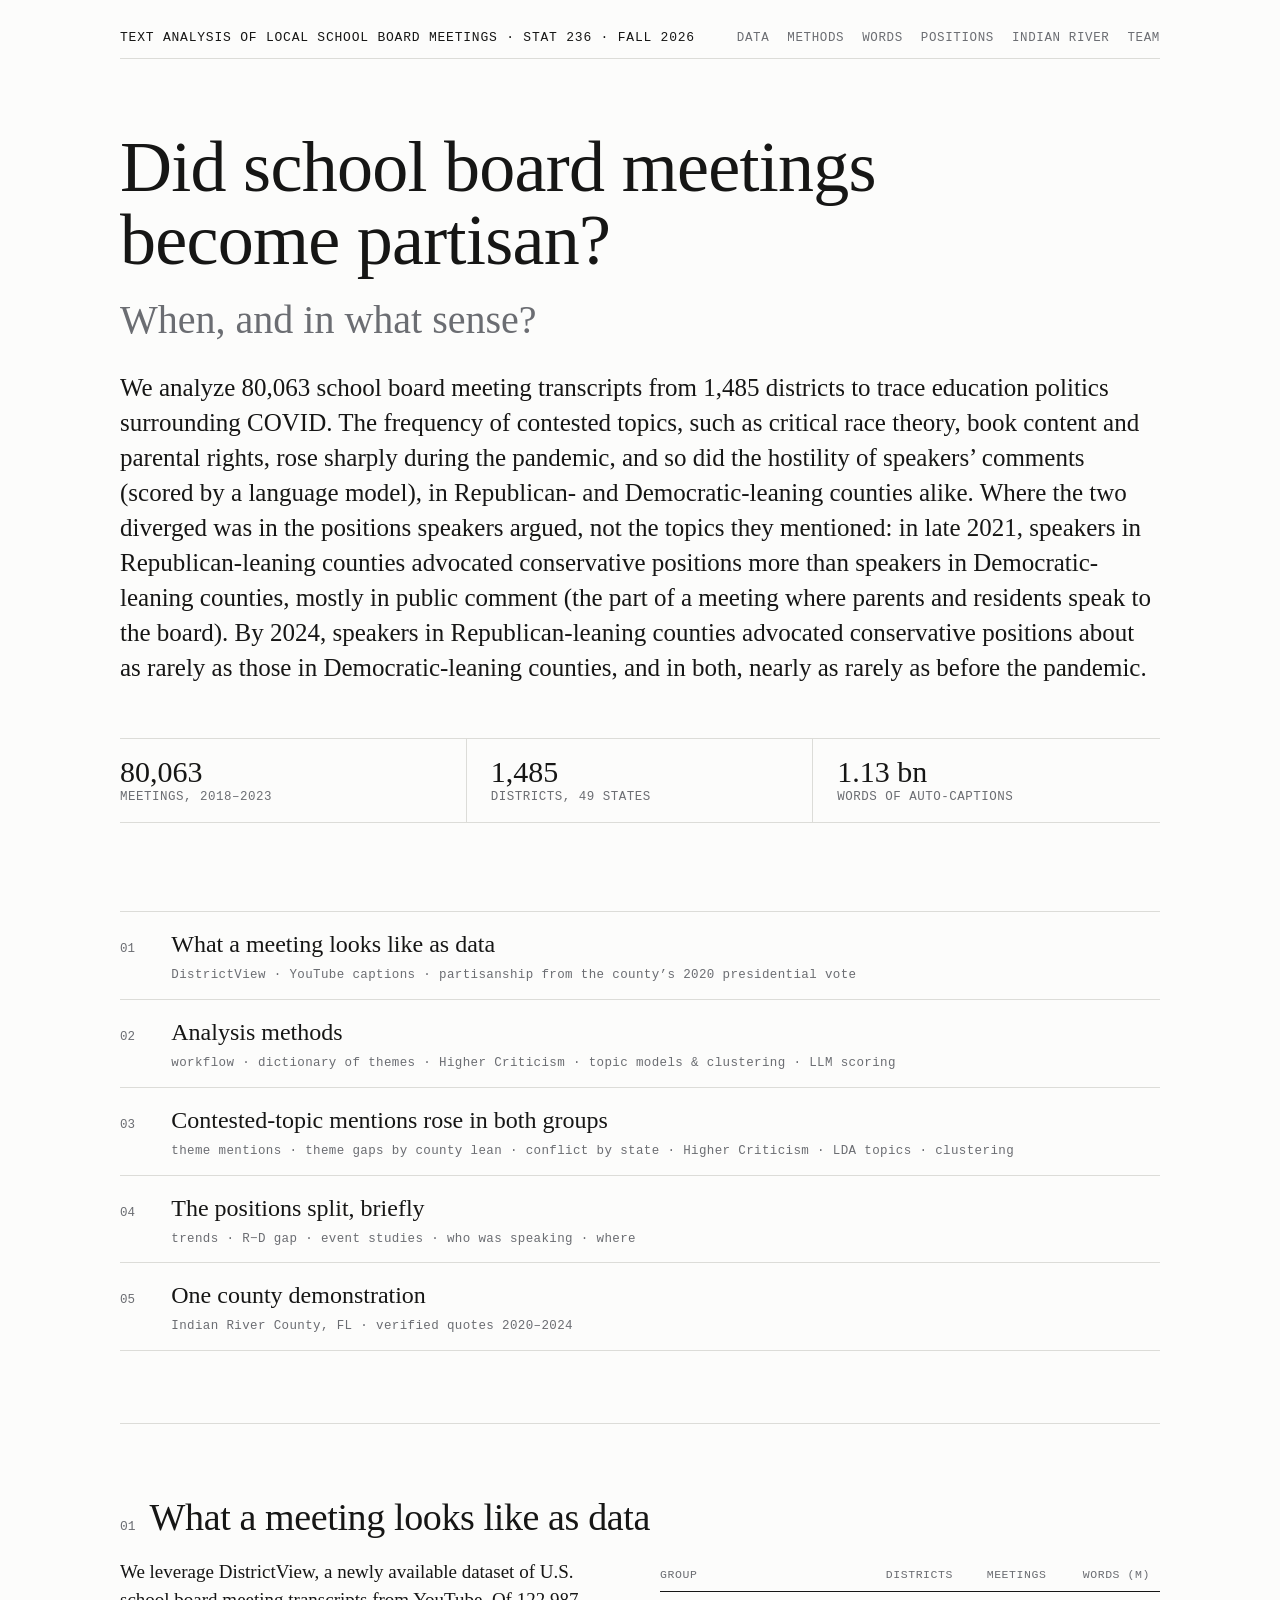
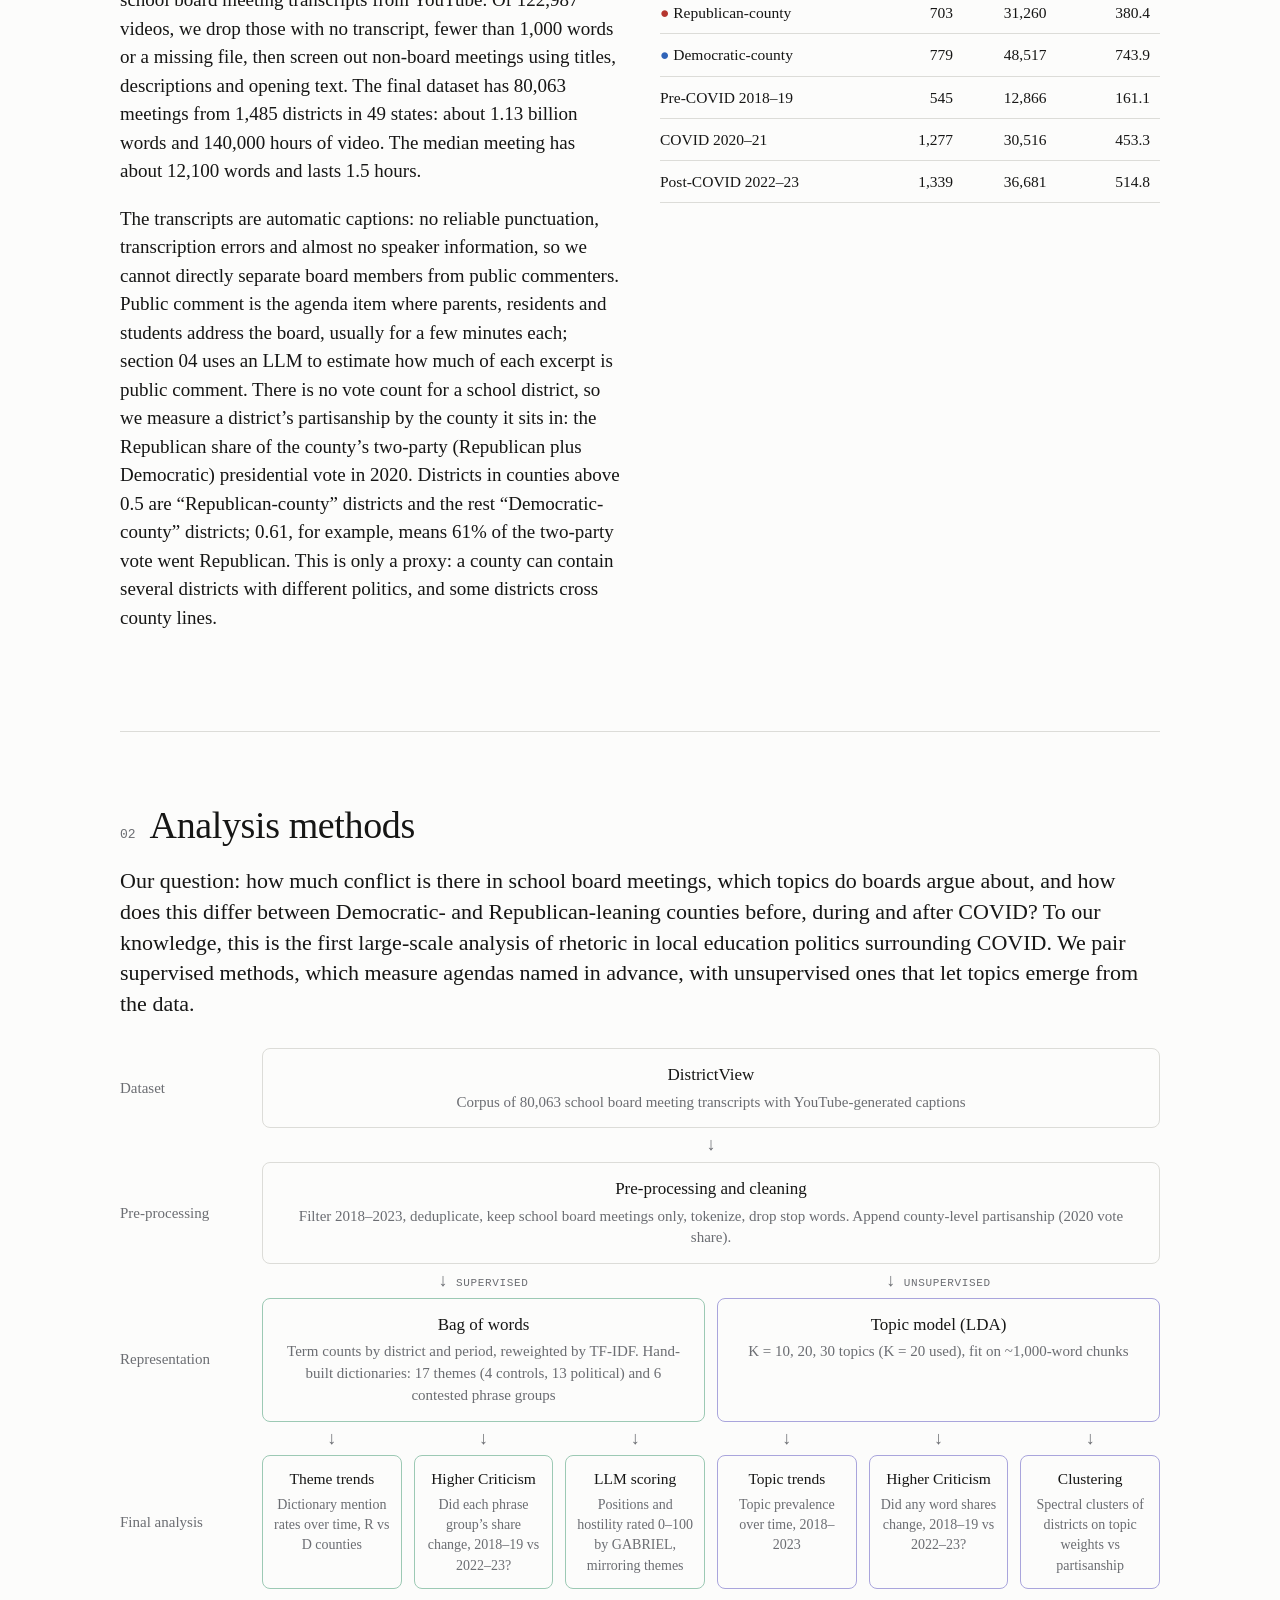
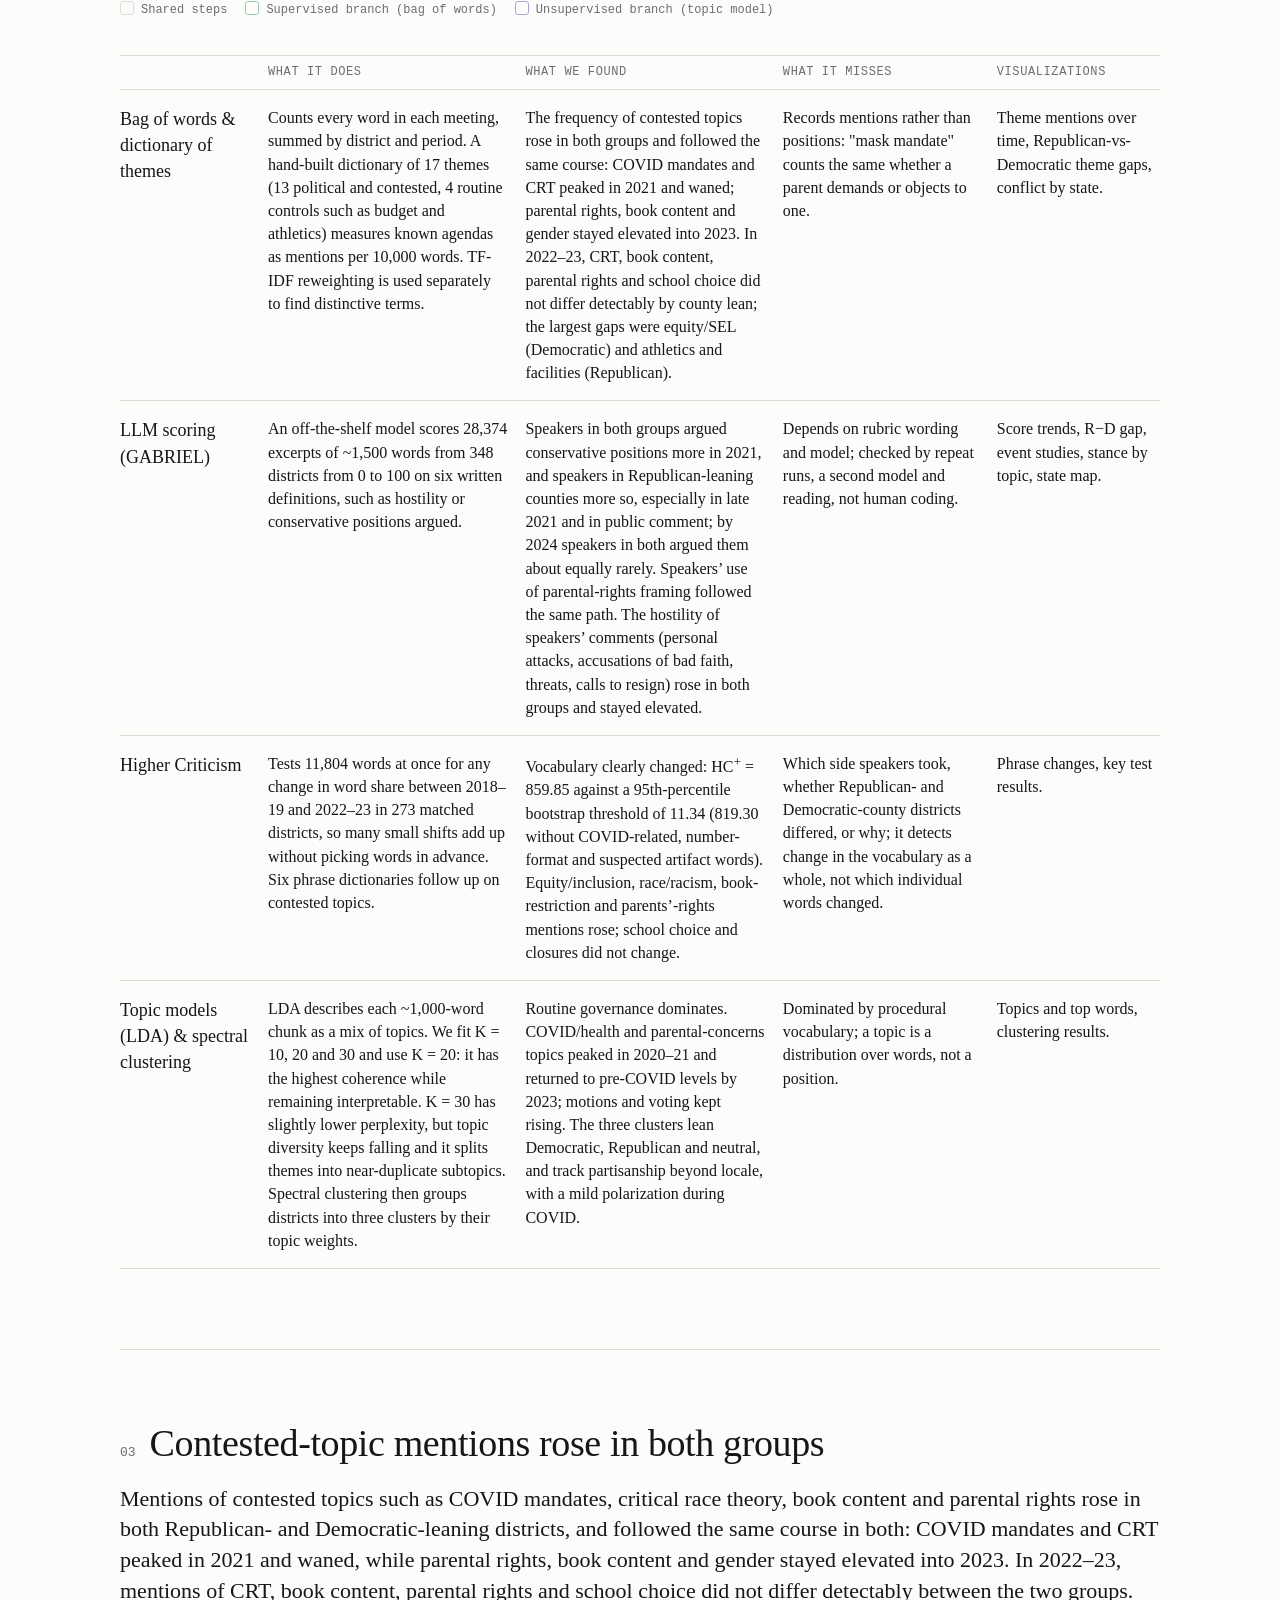
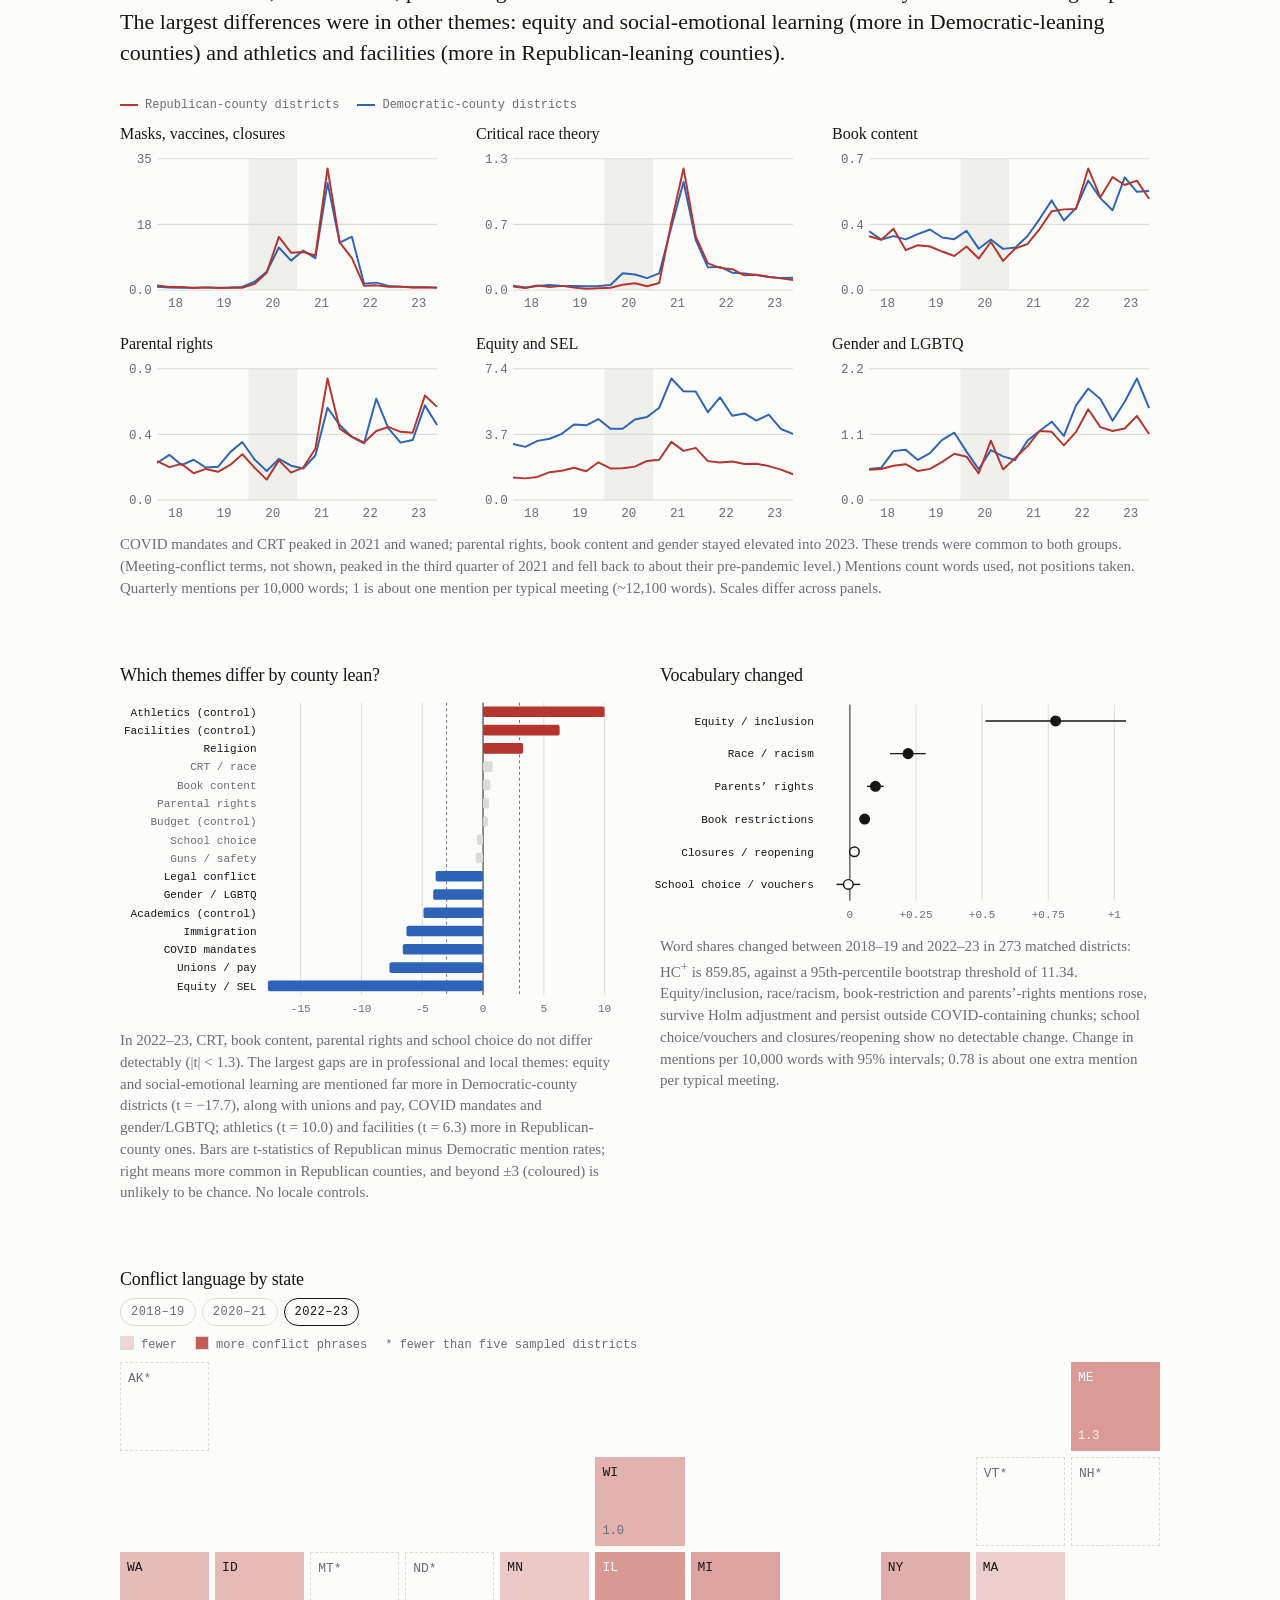
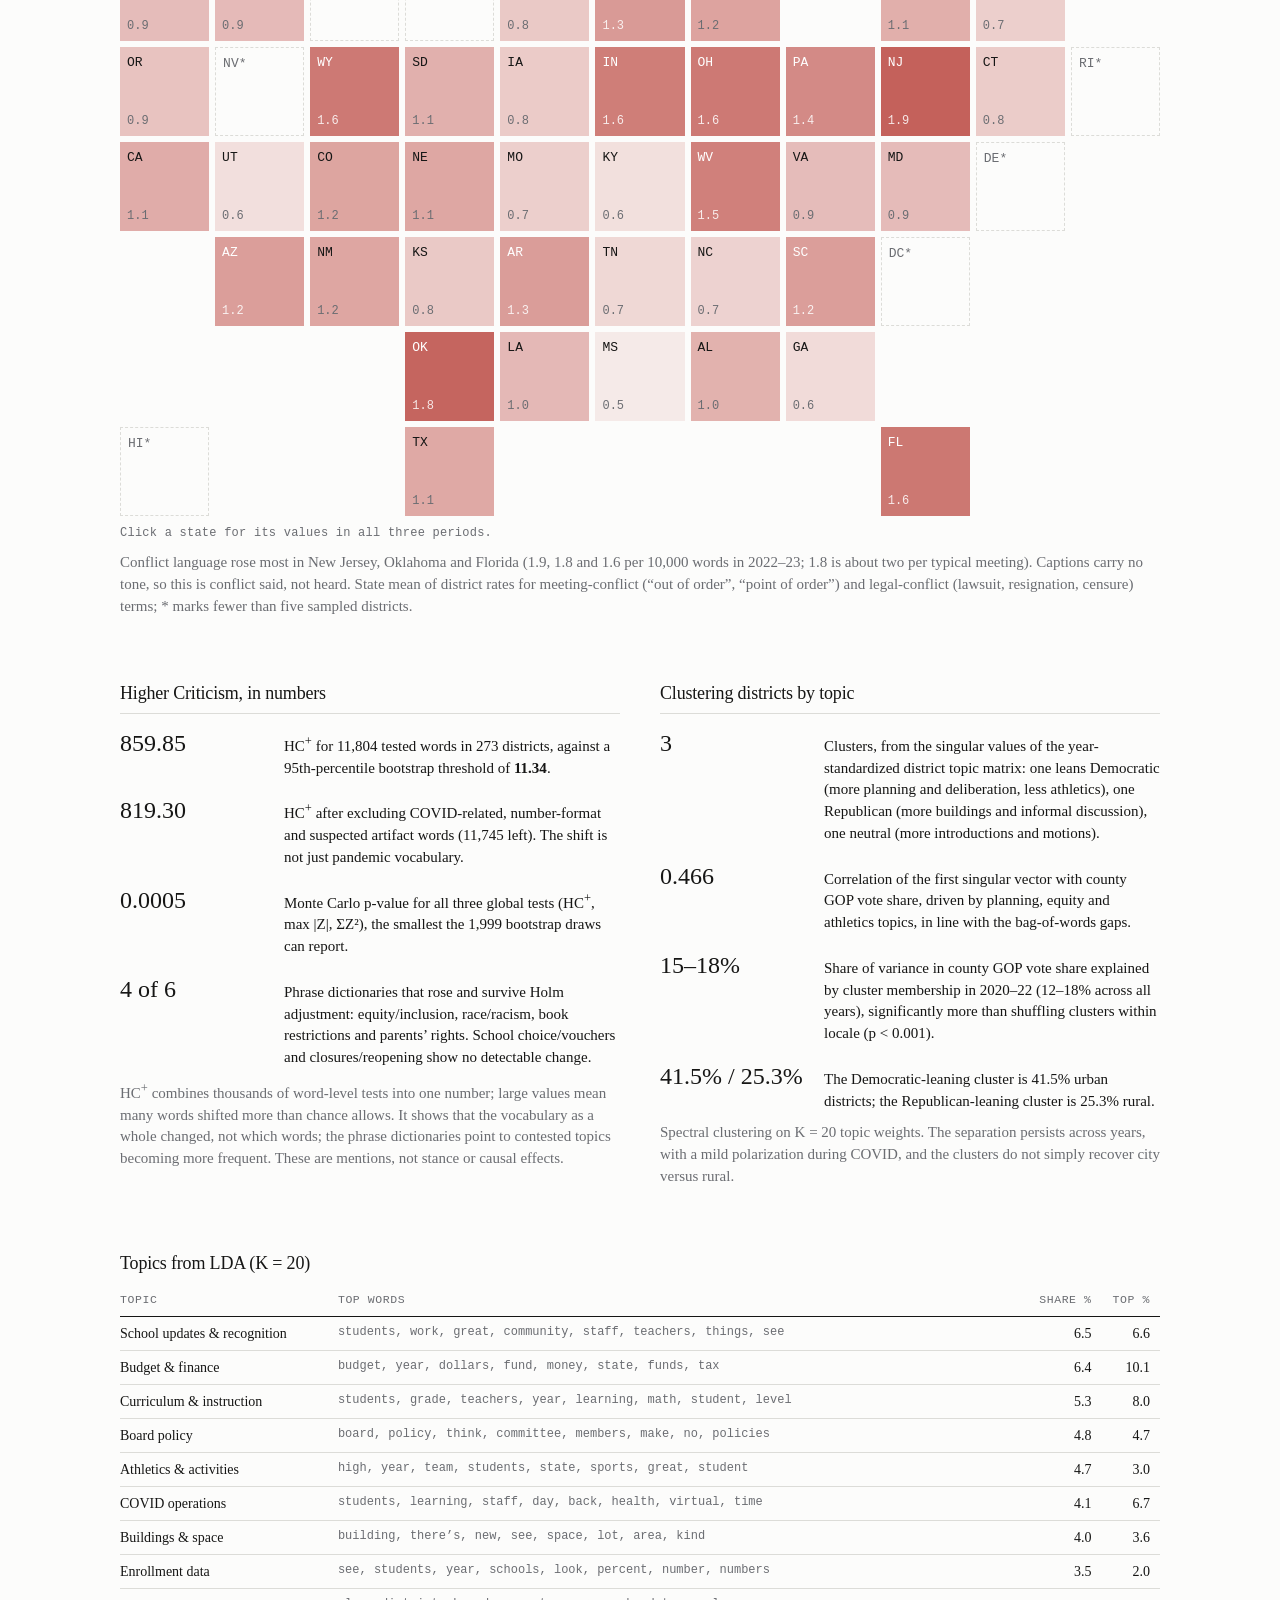
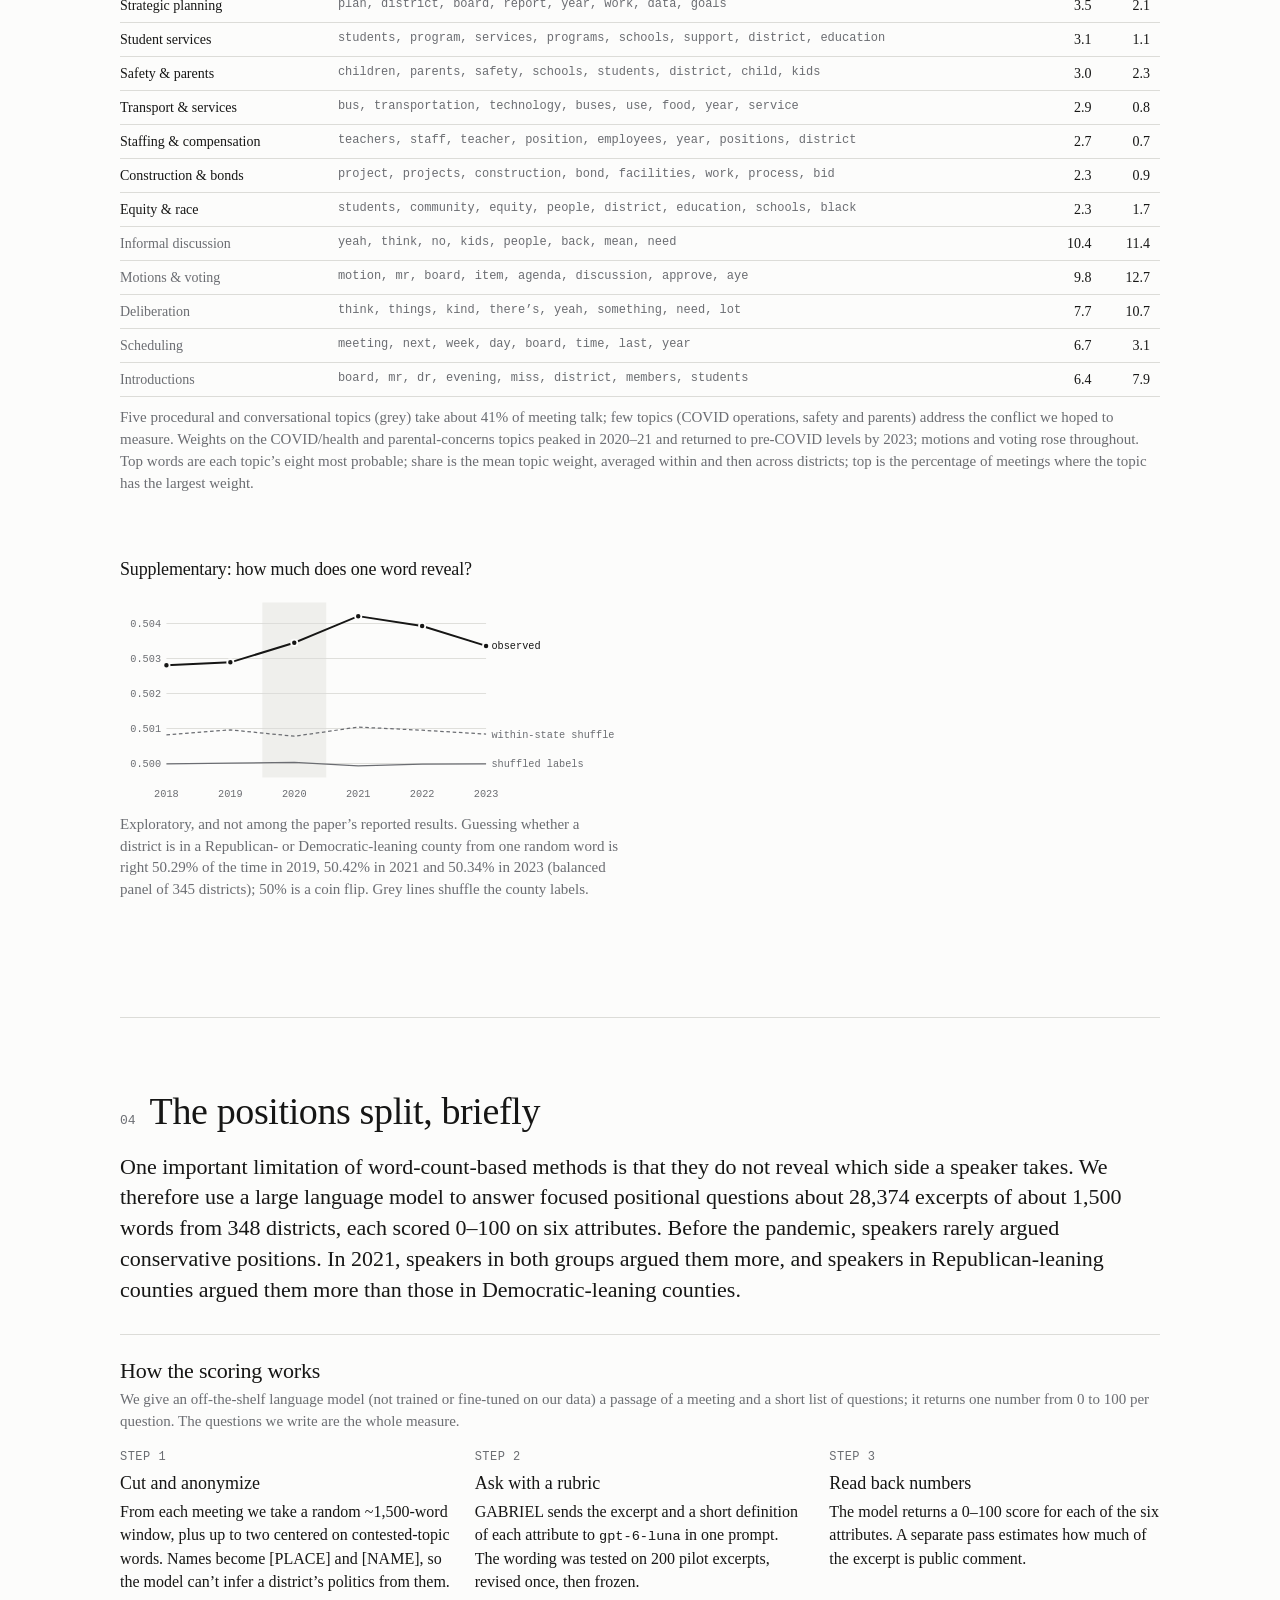
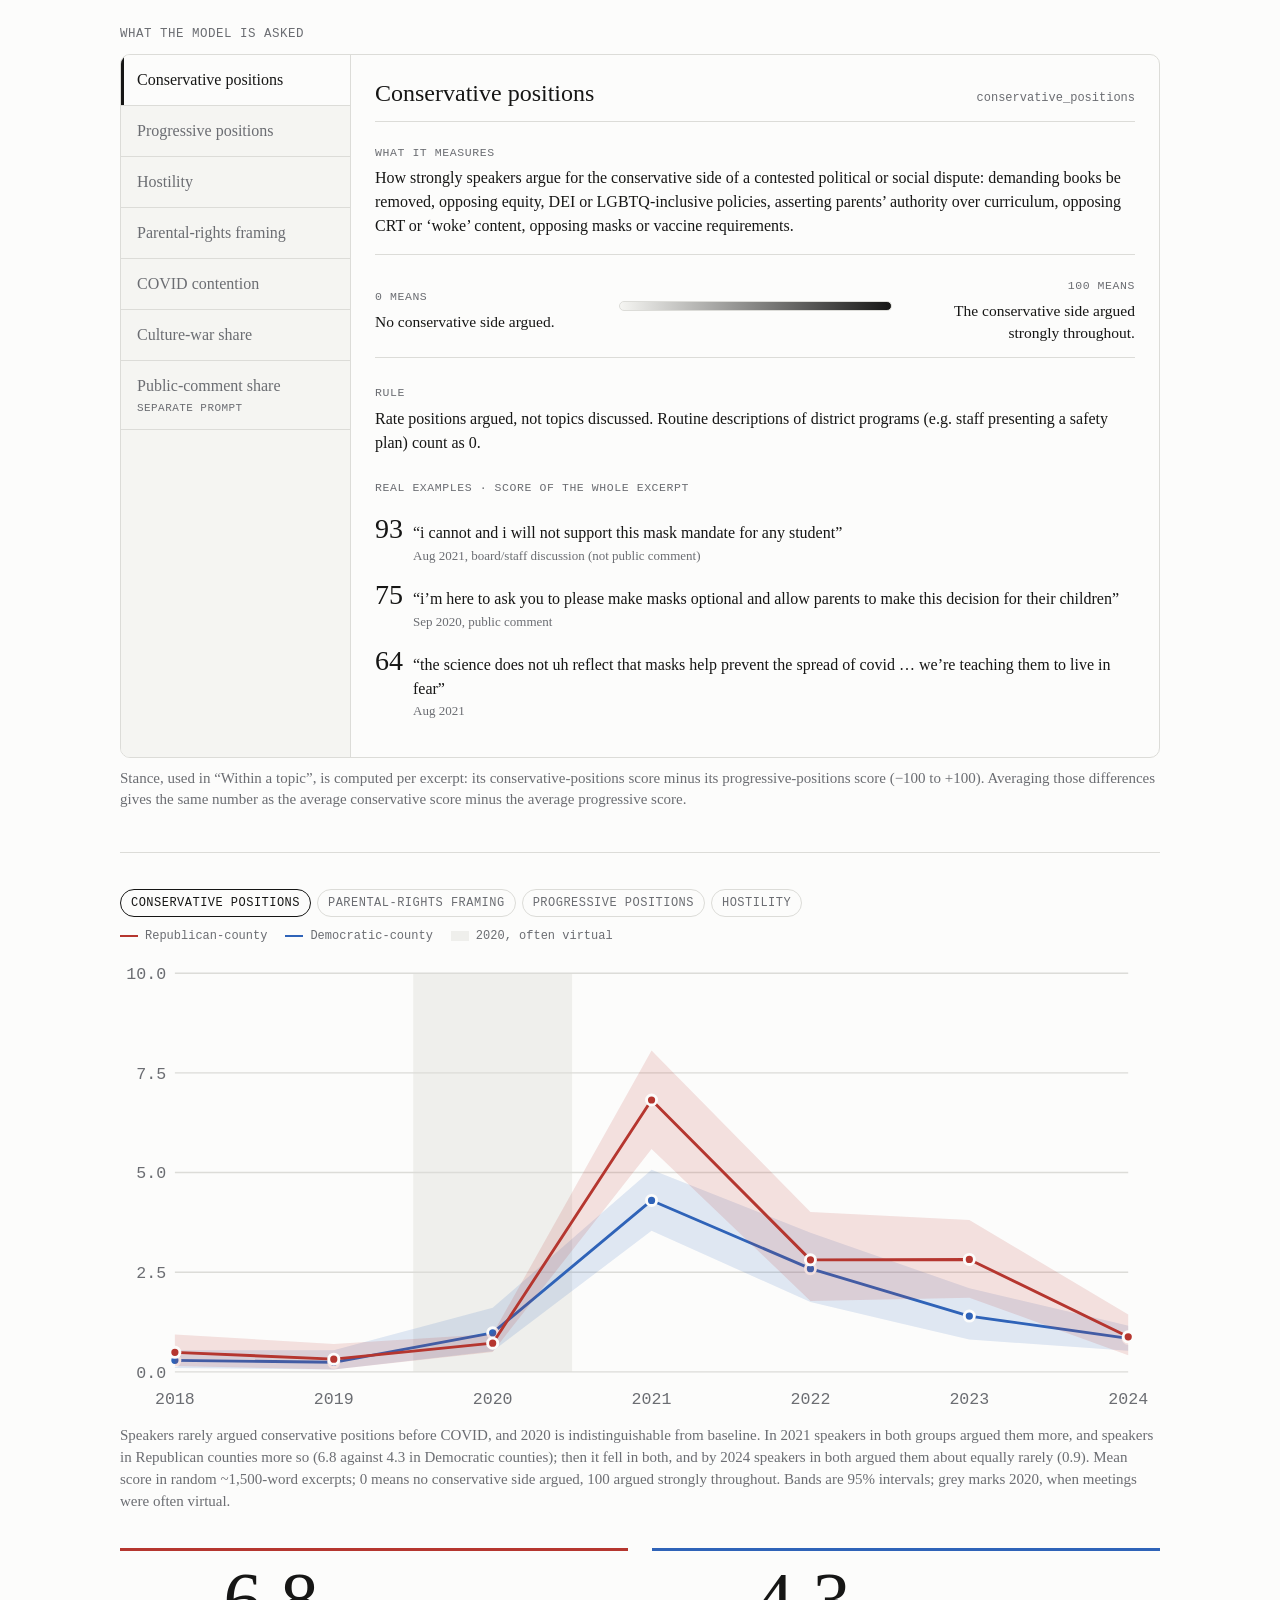
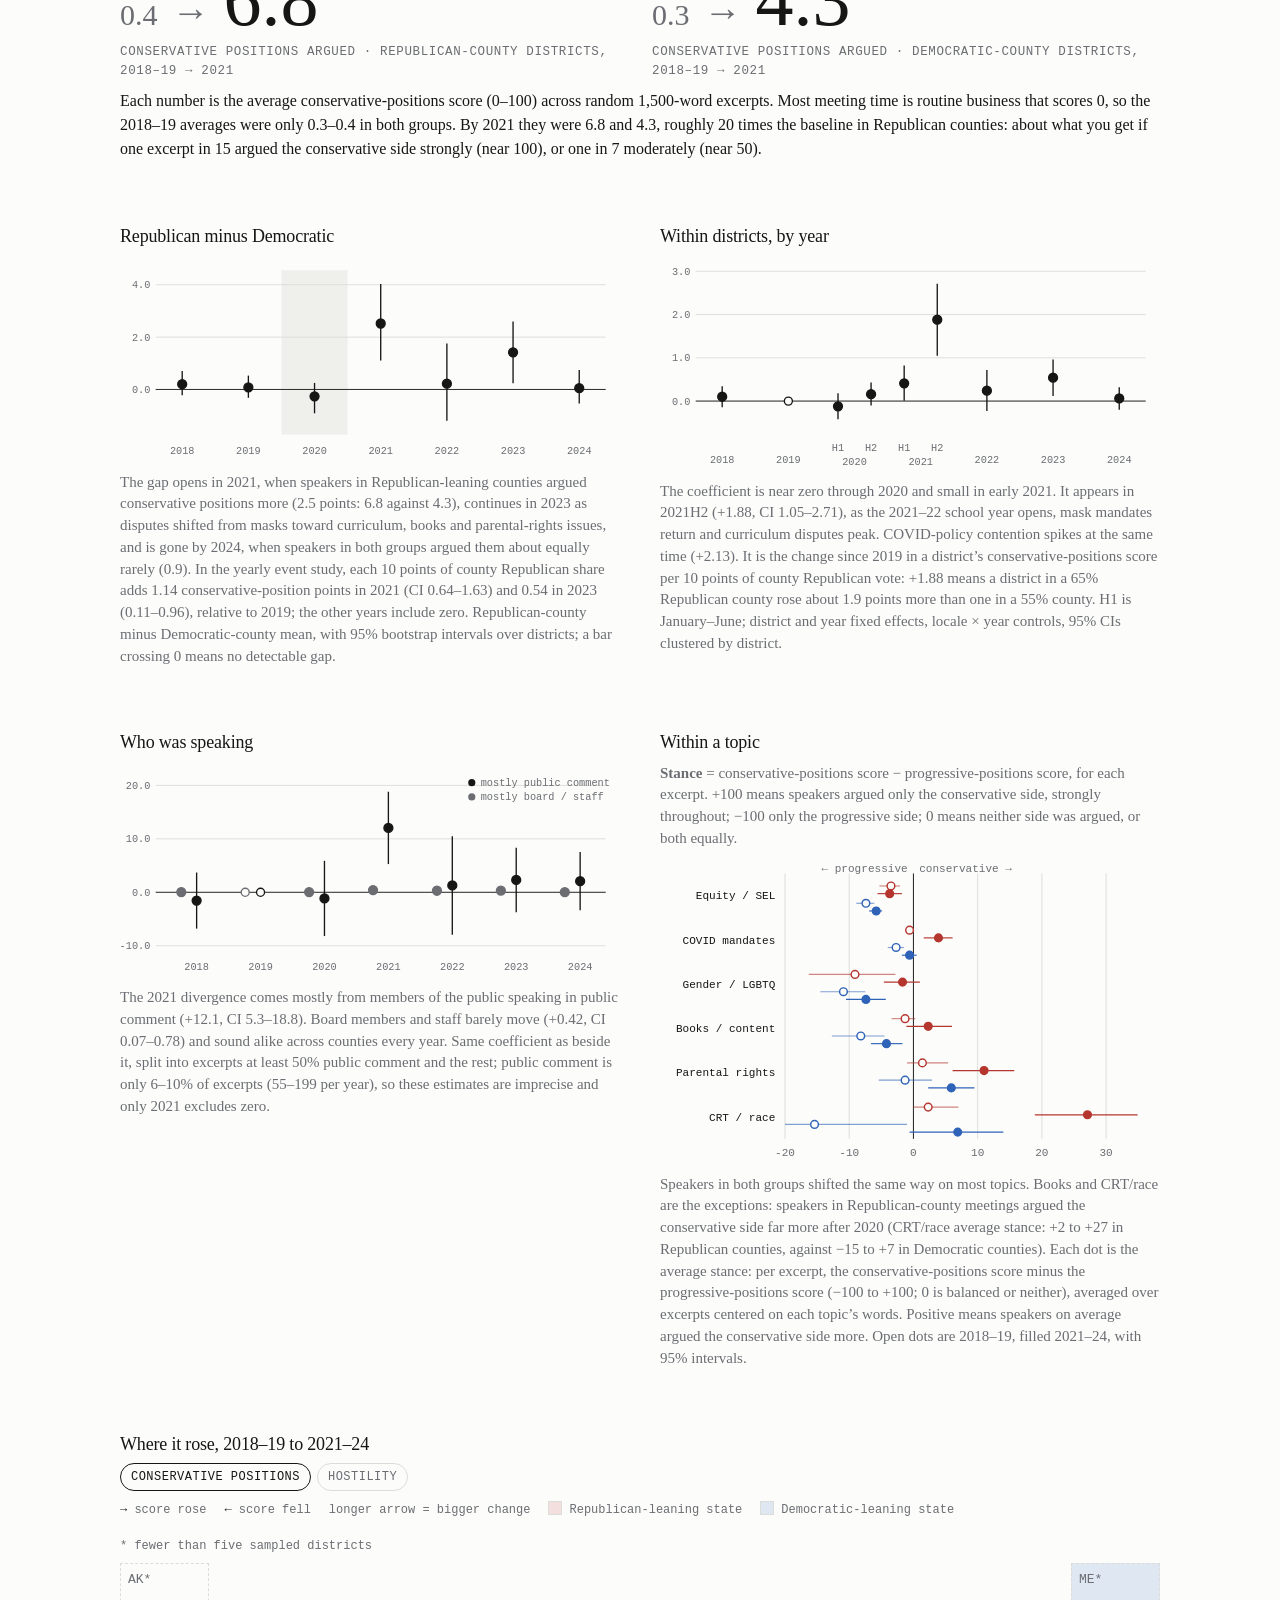
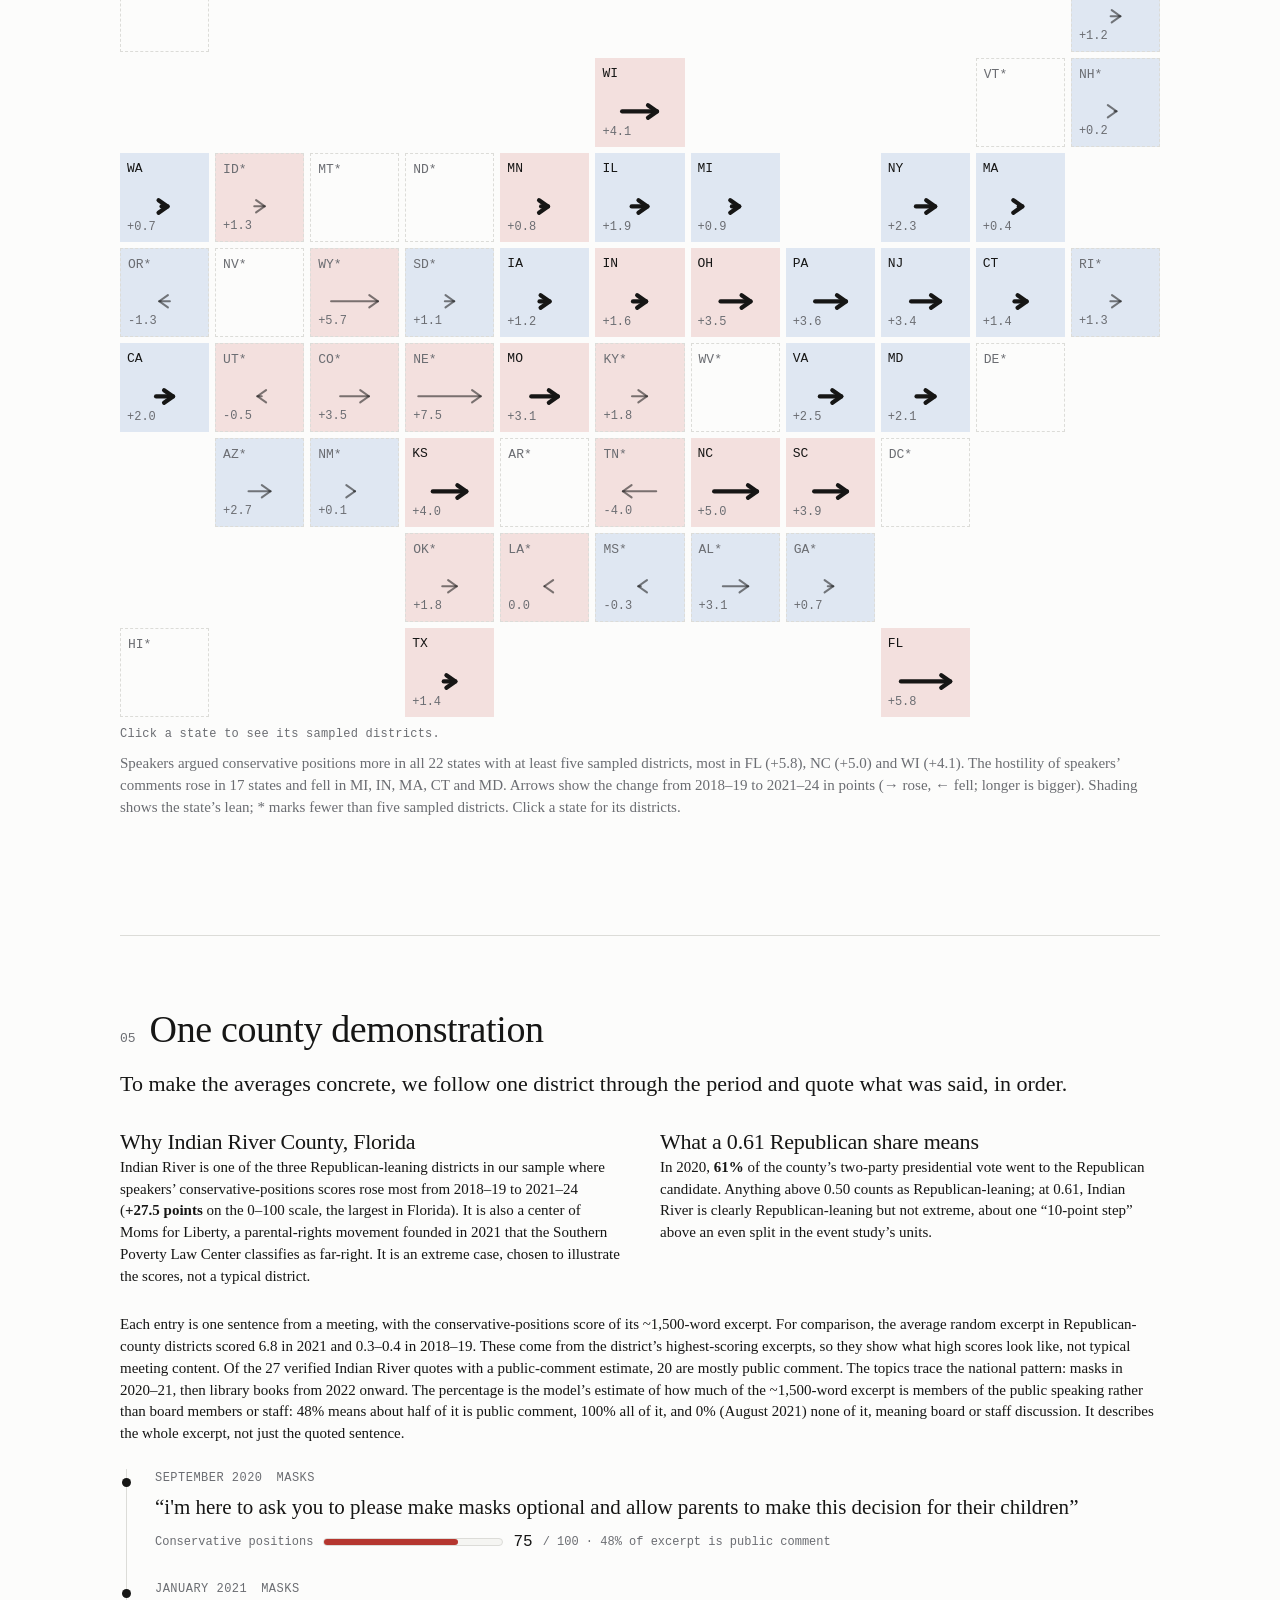
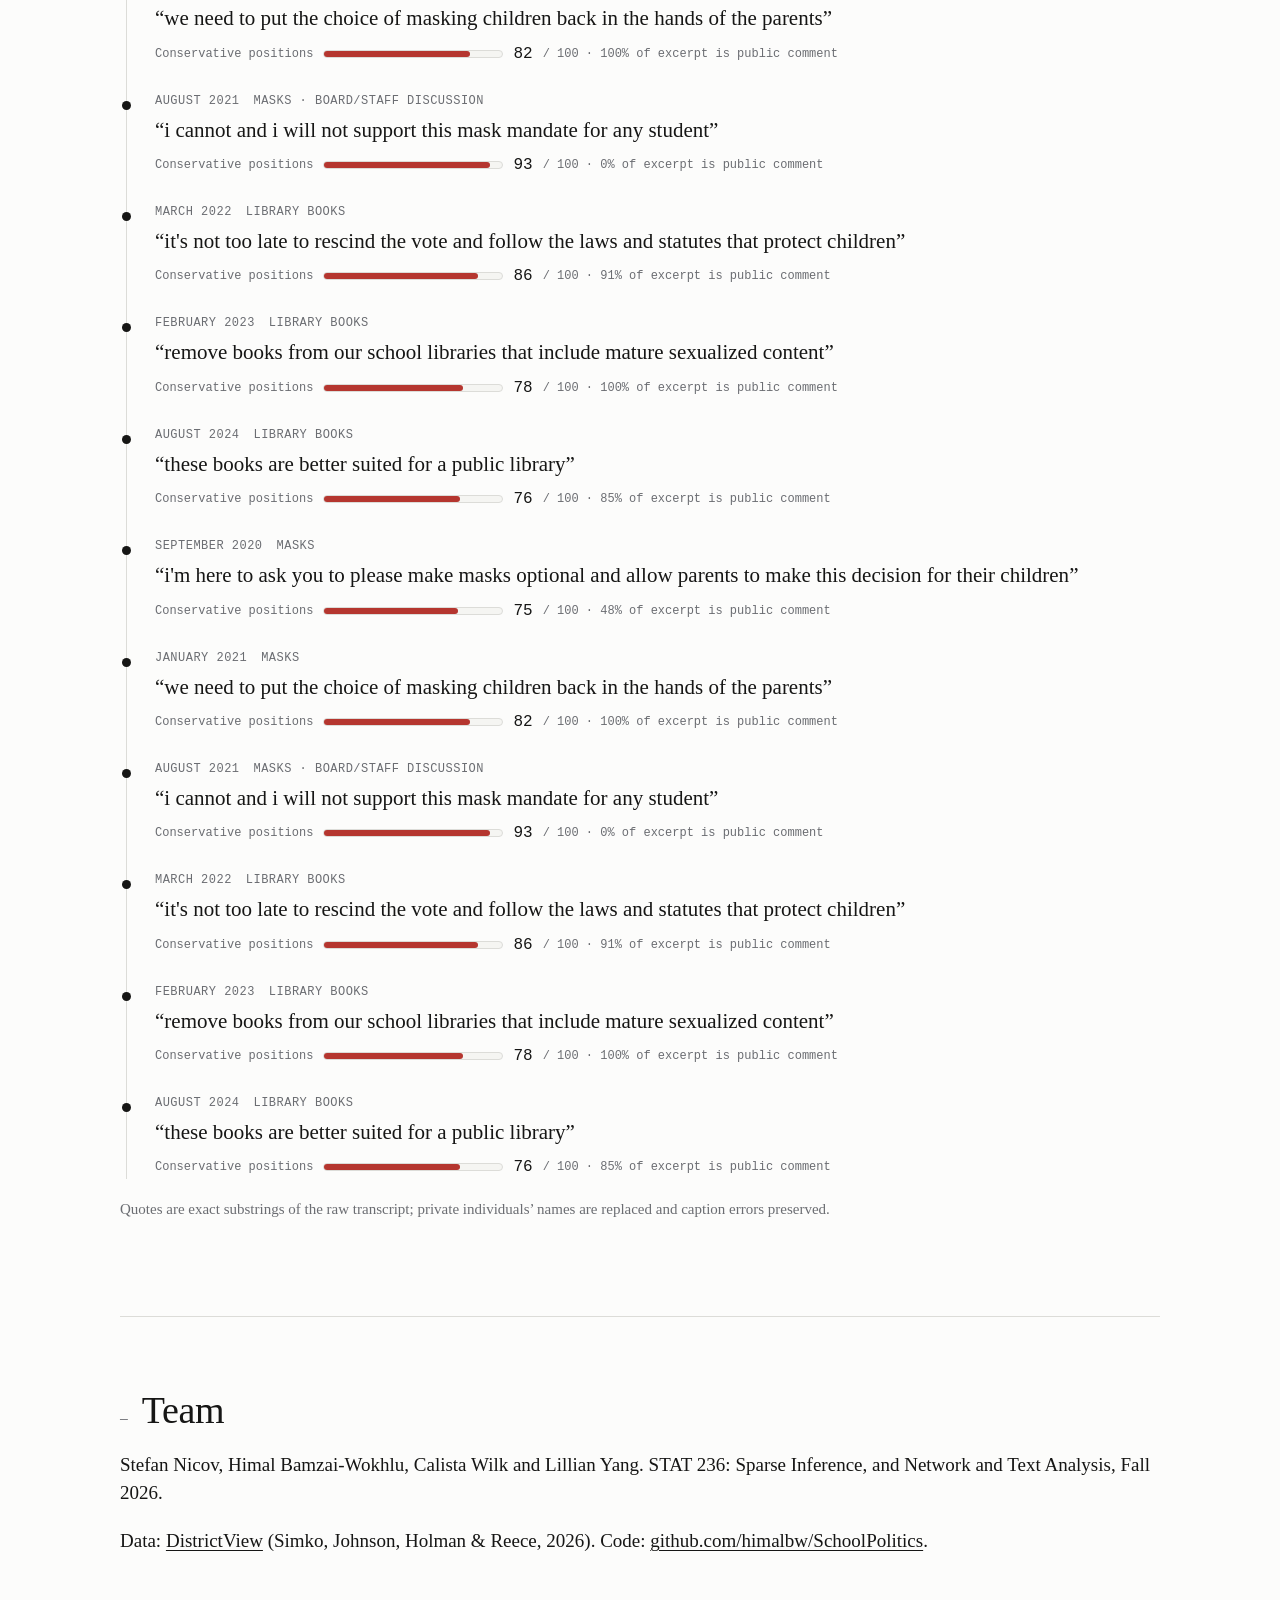
<file: HIMAL/Text Analysis of Local School Board Meetings.html>
<!DOCTYPE html>
<!-- saved from url=(0040)https://contested-classrooms.vercel.app/ -->
<html lang="en"><head><meta http-equiv="Content-Type" content="text/html; charset=UTF-8">

<meta name="viewport" content="width=device-width, initial-scale=1, viewport-fit=cover">
<meta name="description" content="Text Analysis of Local School Board Meetings: text and network analysis of 80,063 U.S. school board meetings, 2018–2023. Stat 236 final project.">
<meta property="og:title" content="Text Analysis of Local School Board Meetings">
<meta property="og:description" content="Did school board meetings become partisan? When, and in what sense? Supervised and unsupervised text analysis of 80,063 meetings.">
<style>html{color-scheme:light dark}body{margin:0}img{max-width:100%}[hidden]{display:none!important}</style>
<title>Text Analysis of Local School Board Meetings</title>
<link rel="preconnect" href="https://fonts.googleapis.com/">
<link rel="stylesheet" href="./Text Analysis of Local School Board Meetings_files/css2">
<style>
/* Layout concept: an index. One quiet column of running text, sections listed like entries in a catalogue
   (number / title / method / figure), with the charts as the only colour on the page. */
:root{
  --bg:#fcfcfb; --fg:#161615; --muted:#6b6d72; --rule:#dcdcd8; --band:#efefec; --surface:#f5f5f2;
  --R:#b5362f; --D:#2f63b8; --Rsoft:rgba(181,54,47,.14); --Dsoft:rgba(47,99,184,.14);
  --warm:#d9b48a; --cool:#9fb4d8; --gsoft:#e3f2ec; --gline:#9cc9b4; --vsoft:#ecebfa; --vline:#a9a5dc;
  --serif:"Newsreader",Georgia,"Times New Roman",serif;
  --mono:"IBM Plex Mono",ui-monospace,SFMono-Regular,Menlo,monospace;
}
@media (prefers-color-scheme: dark){ :root:not([data-theme="light"]){
  --bg:#1a1a19; --fg:#ecebe6; --muted:#9a9ba0; --rule:#34343a; --band:#242427; --surface:#202023;
  --R:#e0675f; --D:#5b8fe0; --Rsoft:rgba(224,103,95,.18); --Dsoft:rgba(91,143,224,.18); --gsoft:#1d2e27; --gline:#3d6b57; --vsoft:#24233a; --vline:#5a5694; color-scheme:dark } }
:root[data-theme="dark"]{
  --bg:#1a1a19; --fg:#ecebe6; --muted:#9a9ba0; --rule:#34343a; --band:#242427; --surface:#202023;
  --R:#e0675f; --D:#5b8fe0; --Rsoft:rgba(224,103,95,.18); --Dsoft:rgba(91,143,224,.18); --gsoft:#1d2e27; --gline:#3d6b57; --vsoft:#24233a; --vline:#5a5694; color-scheme:dark }

*{box-sizing:border-box}
body{background:var(--bg);color:var(--fg);font-family:var(--serif);font-size:19px;line-height:1.5;
  padding-left:max(16px,env(safe-area-inset-left,0px));padding-right:max(16px,env(safe-area-inset-right,0px));padding-block:0 96px}
.wrap{max-width:1040px;margin:0 auto}
.col{max-width:none}
h1,h2,h3{font-weight:500;letter-spacing:-.01em;text-wrap:balance;margin:0}
h1{font-size:clamp(40px,7vw,72px);line-height:1.02;font-weight:400}
h2{font-size:clamp(28px,3.6vw,38px);line-height:1.15}
h3{font-size:22px;line-height:1.3}
p{margin:0 0 1em}
a{color:inherit;text-decoration:underline;text-decoration-thickness:1px;text-underline-offset:3px}
a:hover{text-decoration-thickness:2px}
.mono{font-family:var(--mono);font-size:12.5px;letter-spacing:.04em;text-transform:uppercase;color:var(--muted)}
.R{color:var(--R)} .D{color:var(--D)}
em{font-style:italic}

/* top */
header.top{padding-block:28px 10px;display:flex;justify-content:space-between;align-items:baseline;gap:16px;flex-wrap:wrap;border-bottom:1px solid var(--rule)}
header.top .brand{font-family:var(--mono);font-size:13px;letter-spacing:.06em;text-transform:uppercase}
header.top nav{display:flex;gap:18px;flex-wrap:wrap}
header.top nav a{font-family:var(--mono);font-size:12.5px;text-transform:uppercase;letter-spacing:.05em;text-decoration:none;color:var(--muted)}
header.top nav a:hover{color:var(--fg)}

/* hero */
.hero{padding-block:72px 40px;display:grid;grid-template-columns:1fr;gap:28px}
.hero .sub{font-size:clamp(26px,4vw,40px);line-height:1.1;font-weight:300;margin:-8px 0 0;color:var(--muted)}
.hero .dek{font-size:clamp(20px,2.3vw,25px);line-height:1.4;max-width:none;font-weight:300}
.facts{display:grid;grid-template-columns:repeat(auto-fit,minmax(150px,1fr));gap:0;border-top:1px solid var(--rule);border-bottom:1px solid var(--rule)}
.facts div{padding:16px 24px;border-right:1px solid var(--rule)}
.facts div:first-child{padding-left:0}
.facts div:last-child{border-right:0}
.facts b{display:block;font-size:30px;font-weight:400;font-variant-numeric:tabular-nums;line-height:1.1}
.facts span{display:block}

/* index list (navigation as catalogue) */
.index{list-style:none;margin:48px 0 0;padding:0;border-top:1px solid var(--rule)}
.index li{display:grid;grid-template-columns:3.5ch 1fr;gap:0 18px;padding:14px 0;border-bottom:1px solid var(--rule);align-items:baseline}
.index li a{text-decoration:none;font-size:24px;font-weight:400}
.index li a:hover{text-decoration:underline}
.index .k{font-family:var(--mono);font-size:12.5px;color:var(--muted);letter-spacing:.03em;grid-column:2;margin-top:4px}
.index .n{font-family:var(--mono);font-size:12.5px;color:var(--muted)}

/* sections */
section{padding-block:72px 8px;border-top:1px solid var(--rule);margin-top:72px}
section > .eyebrow{display:flex;gap:14px;align-items:baseline;margin-bottom:18px}
section > .eyebrow .n{font-family:var(--mono);font-size:13px;color:var(--muted)}
.lede{font-size:22px;line-height:1.4;font-weight:300;max-width:none;margin:14px 0 28px}
.two{display:grid;grid-template-columns:1fr 1fr;gap:40px;align-items:start}
@media (max-width:760px){.two{grid-template-columns:1fr}}
.note{font-size:15px;color:var(--muted);line-height:1.45;max-width:none}

/* scoreboard */
.score{display:grid;grid-template-columns:1fr 1fr;gap:24px;margin:28px 0 8px}
@media (max-width:560px){.score{grid-template-columns:1fr}}
.score .side{border-top:3px solid var(--R);padding-top:10px}
.score .side.d{border-top-color:var(--D)}
.score .big{font-size:clamp(44px,7vw,76px);line-height:1;font-weight:400;font-variant-numeric:tabular-nums;display:flex;align-items:baseline;gap:14px}
.score .big small{font-size:clamp(20px,3vw,30px);color:var(--muted);font-weight:300}
.score .big .arrow{font-size:.5em;color:var(--muted)}
.score .lab{font-family:var(--mono);font-size:12.5px;text-transform:uppercase;letter-spacing:.05em;color:var(--muted);margin-top:6px}

/* figures */
figure{margin:28px 0 36px;min-width:0}
figure h3{font-size:18px;margin-bottom:8px}
figure.wide{margin-left:0}
figcaption{font-size:15px;color:var(--muted);line-height:1.45;margin-top:10px;max-width:none}
figure.wide figcaption{max-width:none}
figcaption .read{display:block;margin-top:6px;font-size:14px}
figcaption .read b{color:var(--fg);font-weight:500}
.scoreread{font-size:16px;line-height:1.5;margin:4px 0 36px;color:var(--fg);max-width:none}
.chart{position:relative;width:100%}
.chart svg{width:100%;height:auto;display:block;overflow:visible}
.chart text{font-family:var(--mono);font-size:11.5px;fill:var(--muted)}
.chart .tt{position:absolute;pointer-events:none;background:var(--bg);border:1px solid var(--rule);padding:6px 9px;font-family:var(--mono);font-size:12px;line-height:1.5;color:var(--fg);white-space:nowrap;transform:translate(-50%,-110%);display:none;box-shadow:0 2px 10px rgba(0,0,0,.08)}
.tabs{display:flex;gap:6px;flex-wrap:wrap;margin-bottom:10px}
.tabs button{font-family:var(--mono);font-size:12px;letter-spacing:.04em;text-transform:uppercase;background:transparent;border:1px solid var(--rule);color:var(--muted);padding:6px 10px;cursor:pointer;border-radius:999px}
.tabs button[aria-pressed="true"]{color:var(--fg);border-color:var(--fg)}
.tabs button:focus-visible{outline:2px solid var(--fg);outline-offset:2px}
.legend{display:flex;gap:18px;font-family:var(--mono);font-size:12px;color:var(--muted);margin:4px 0 8px;flex-wrap:wrap}
.legend i{display:inline-block;width:18px;height:2px;vertical-align:middle;margin-right:7px;background:var(--fg)}
.smalls{display:grid;grid-template-columns:repeat(3,1fr);gap:18px 28px}
@media (max-width:760px){.smalls{grid-template-columns:repeat(2,1fr)}}
@media (max-width:460px){.smalls{grid-template-columns:1fr}}
.smalls h4{margin:0 0 4px;font-weight:500;font-size:16px}

/* tiles */
.tilemap{display:grid;grid-template-columns:repeat(11,1fr);gap:6px;width:100%}
.tile{aspect-ratio:1;background:var(--surface);position:relative;font-family:var(--mono);font-size:11px;padding:4px;color:var(--fg);min-width:0;overflow:hidden}
.tile.empty{background:transparent}
.tile.thin{color:var(--muted);background:transparent;border:1px dashed var(--rule)}
.tile .st{position:absolute;top:4px;left:5px;font-weight:500;color:inherit}
.tile .v{position:absolute;bottom:3px;left:5px;font-size:10px;color:var(--muted)}
.tile svg{position:absolute;inset:0;width:100%;height:100%}
.tile:hover{outline:1px solid var(--fg)}
@media (min-width:900px){.tile{font-size:13px}.tile .st{top:6px;left:7px}.tile .v{font-size:12px;bottom:6px;left:7px}}
@media (max-width:560px){.tile .v{display:none}.tile{font-size:9px}}
.tile[tabindex]{cursor:pointer}
.tile:focus-visible{outline:2px solid var(--fg);outline-offset:1px}
.tile.selected{outline:2px solid var(--fg)}
.tiledetail{border-top:1px solid var(--fg);margin-top:16px;padding-top:12px;font-size:15px}
.tiledetail[hidden]{display:none}
.tiledetail .hd{display:flex;justify-content:space-between;gap:12px;align-items:baseline;flex-wrap:wrap}
.tiledetail .hd b{font-size:22px;font-weight:500}
.tiledetail .hd span{font-family:var(--mono);font-size:12px;color:var(--muted);text-transform:uppercase;letter-spacing:.04em}
.tiledetail table{margin-top:8px;font-size:14.5px}
.tiledetail td,.tiledetail th{padding:6px 8px 6px 0}
.tiledetail .close{font-family:var(--mono);font-size:12px;background:none;border:0;color:var(--muted);cursor:pointer;text-decoration:underline;padding:0}
.hint{font-family:var(--mono);font-size:12px;color:var(--muted);margin:8px 0 0;text-transform:none;letter-spacing:.02em}

/* quotes timeline */
.timeline{border-left:1px solid var(--rule);margin:24px 0 8px 6px;padding-left:28px;display:grid;gap:26px}
.q{position:relative}
.q::before{content:"";position:absolute;left:-33px;top:9px;width:9px;height:9px;border-radius:50%;background:var(--fg)}
.q .when{font-family:var(--mono);font-size:12px;color:var(--muted);letter-spacing:.04em;text-transform:uppercase;display:flex;gap:14px}
.q blockquote{margin:6px 0 0;font-size:21px;line-height:1.4;font-weight:300;max-width:none}
.q blockquote::before{content:"“"}.q blockquote::after{content:"”"}

/* methods table */
.methods{display:grid;grid-template-columns:1fr;gap:0;border-top:1px solid var(--rule);margin-top:20px}
.m{display:grid;grid-template-columns:minmax(130px,1fr) 2.2fr 2.2fr 1.8fr 1.5fr;gap:18px;padding:16px 0;border-bottom:1px solid var(--rule);font-size:16px;line-height:1.45}
.m > div{min-width:0}
.m .h{font-family:var(--mono);font-size:12px;text-transform:uppercase;letter-spacing:.05em;color:var(--muted)}
.m .t{font-size:18px;font-weight:500}
.m .t .br{display:block;margin-top:6px;font-family:var(--mono);font-size:11px;font-weight:400;letter-spacing:.06em;text-transform:uppercase;color:var(--muted);line-height:1.4}
@media (max-width:760px){.m{grid-template-columns:1fr}.mh{display:none}}

/* how LLM scoring works */
.how{border-top:1px solid var(--rule);border-bottom:1px solid var(--rule);padding:22px 0 26px;margin:8px 0 36px}
.how > h3{margin-bottom:4px}
.steps{display:grid;grid-template-columns:repeat(3,1fr);gap:24px;margin:16px 0 24px;font-size:16px;line-height:1.45}
.steps .k{font-family:var(--mono);font-size:12px;color:var(--muted);letter-spacing:.04em;text-transform:uppercase;display:block;margin-bottom:4px}
.steps b{font-weight:500;display:block;font-size:18px;margin-bottom:4px}
@media (max-width:760px){.steps{grid-template-columns:1fr;gap:14px}}
.prompt{background:var(--surface);border:1px solid var(--rule);padding:14px 16px;font-family:var(--mono);font-size:12.5px;line-height:1.6;white-space:pre-wrap;overflow-wrap:anywhere;margin:6px 0 0;color:var(--fg)}
.prompt .c{color:var(--muted)}
.prompt[hidden]{display:none}
.prompt mark{background:var(--Dsoft);color:inherit}
.prompt b{font-weight:600}
.call{display:grid;grid-template-columns:1fr;gap:24px;align-items:start;margin-top:4px}
.call > div{min-width:0}
@media (max-width:760px){.call{grid-template-columns:1fr}}
.outs{display:grid;grid-template-columns:1fr 1fr;gap:20px;margin:20px 0 4px}
@media (max-width:760px){.outs{grid-template-columns:1fr}}
.out{border-top:2px solid var(--fg);padding-top:10px;font-size:15.5px;line-height:1.45;min-width:0}
.out .ex{font-style:italic;margin:0 0 10px}
.out table{font-size:14px;margin-bottom:8px}
.out td{padding:8px 12px 8px 0;vertical-align:top}
.out td.num{width:2.5em;font-size:20px}
.out td .note{display:block;font-size:13px;margin-top:2px}
.units{margin:22px 0 0;padding:0;list-style:none;font-size:16px;line-height:1.45;display:grid;gap:10px;max-width:72ch}
.units li{display:grid;grid-template-columns:minmax(120px,190px) 1fr;gap:14px}
.units .k{font-family:var(--mono);font-size:12px;color:var(--muted);letter-spacing:.04em;text-transform:uppercase;padding-top:3px}
@media (max-width:560px){.units li{grid-template-columns:1fr;gap:2px}}

/* tables */
table{border-collapse:collapse;width:100%;font-size:15.5px;font-variant-numeric:tabular-nums}
th{font-family:var(--mono);font-size:11.5px;text-transform:uppercase;letter-spacing:.05em;color:var(--muted);font-weight:500;text-align:left;padding:8px 10px 8px 0;border-bottom:1px solid var(--fg)}
td{padding:9px 10px 9px 0;border-bottom:1px solid var(--rule);vertical-align:top}
td.num,th.num{text-align:right}
.tablewrap{overflow-x:auto}

footer{margin-top:96px;border-top:1px solid var(--rule);padding-top:20px;font-size:15px;color:var(--muted);display:flex;justify-content:space-between;gap:16px;flex-wrap:wrap}
@media (prefers-reduced-motion:no-preference){ .chart path.line{transition:opacity .2s} }

/* workflow */
.flow{display:grid;grid-template-columns:130px repeat(6,1fr);gap:6px 12px;align-items:stretch}
.flow .span6{grid-column:span 6}
.flow .fb.sm{padding:12px 10px;font-size:14px}
.flow .fb.sm b{font-size:15.5px}
.flow .span3{grid-column:span 3}
.flow .fk{font-family:var(--mono);font-size:11px;letter-spacing:.06em;text-transform:uppercase;margin-left:4px}
.flow .fl{font-size:15px;color:var(--muted);align-self:center}
.flow .fb{border:1px solid var(--rule);border-radius:8px;padding:14px 16px;text-align:center;font-size:15px;line-height:1.45;color:var(--muted)}
.flow .fb b{display:block;font-size:17px;font-weight:500;color:var(--fg);margin-bottom:4px}
.flow .span2{grid-column:span 2}
.flow .fa{text-align:center;color:var(--muted);font-size:18px;line-height:1.2}
.flow .fa.line{position:relative}.flow .fa.line::after{content:"";position:absolute;left:50%;top:-6px;bottom:-6px;border-left:1px solid var(--muted)}
.flow .sh,.sw.sh{background:none}
.flow .bw,.sw.bw{background:none;border-color:var(--gline)}
.flow .tm,.sw.tm{background:none;border-color:var(--vline)}
.flow .dash{border-style:dashed}
.legend i.sw,.legend i.sq{width:14px;height:14px;vertical-align:-2px}
.sw{display:inline-block;width:14px;height:14px;border-radius:3px;border:1px solid var(--rule);vertical-align:-2px;margin-right:7px}
@media (max-width:640px){.flow{grid-template-columns:repeat(3,1fr);gap:6px 8px}.flow .span6,.flow .span3{grid-column:1/-1}.flow .fl,.flow > div:empty,.flow .arr{display:none}.flow .fb{padding:10px;font-size:13.5px}}
.mh{padding:8px 0}
/* LDA / HC results */
.topictable td{padding:6px 10px 6px 0;font-size:14px}.topictable .tw{font-family:var(--mono);font-size:12px;color:var(--muted)}
.muted{color:var(--muted)}
.kv{display:grid;gap:14px;border-top:1px solid var(--rule);padding-top:12px}
.kv div{display:grid;grid-template-columns:minmax(110px,150px) 1fr;gap:14px;align-items:baseline;font-size:15px;line-height:1.45}
.kv div > b{font-size:24px;font-weight:400;font-variant-numeric:tabular-nums}
/* booklet */
.book{display:grid;grid-template-columns:230px 1fr;border:1px solid var(--rule);border-radius:10px;overflow:hidden;margin-top:8px;background:var(--bg)}
.bk-nav{display:flex;flex-direction:column;border-right:1px solid var(--rule);background:var(--surface)}
.bk-nav button{all:unset;cursor:pointer;padding:13px 16px;border-bottom:1px solid var(--rule);font-size:16px;color:var(--muted);display:flex;flex-direction:column;gap:2px}
.bk-nav button em{font-style:normal;font-family:var(--mono);font-size:11px;letter-spacing:.04em;text-transform:uppercase}
.bk-nav button[aria-pressed="true"]{background:var(--bg);color:var(--fg);box-shadow:inset 3px 0 0 var(--fg)}
.bk-nav button:focus-visible{outline:2px solid var(--fg);outline-offset:-2px}
.bk-pages{padding:20px 24px;min-width:0}
.bk-page[hidden]{display:none}
.bk-title{display:flex;justify-content:space-between;align-items:baseline;gap:12px;flex-wrap:wrap;border-bottom:1px solid var(--rule);padding-bottom:10px;margin-bottom:14px}
.bk-title b{font-size:24px;font-weight:500}.bk-title code{font-family:var(--mono);font-size:12px;color:var(--muted)}
.bk-sec{margin-bottom:16px}.bk-sec p{margin:2px 0 0;font-size:16px;line-height:1.5}
.bk-page .k{font-family:var(--mono);font-size:11.5px;letter-spacing:.05em;text-transform:uppercase;color:var(--muted)}
.bk-scale{display:grid;grid-template-columns:1fr 1.2fr 1fr;gap:16px;align-items:center;margin:4px 0 18px;padding:14px 0;border-top:1px solid var(--rule);border-bottom:1px solid var(--rule)}
.bk-scale p{margin:2px 0 0;font-size:15.5px;line-height:1.4}
.bk-scale > div:last-child{text-align:right}
.bk-scale .bar{height:10px;border-radius:5px;background:linear-gradient(90deg,var(--surface),var(--fg));border:1px solid var(--rule)}
.bk-ex{display:grid;grid-template-columns:3ch 1fr;gap:14px;align-items:baseline;margin-top:10px;font-size:16px;line-height:1.45}
.bk-ex b{font-size:28px;font-weight:400;font-variant-numeric:tabular-nums}
.bk-ex small{display:block;color:var(--muted);font-size:13px;margin-top:2px}
@media (max-width:700px){.book{grid-template-columns:1fr}.bk-nav{flex-direction:row;flex-wrap:wrap;border-right:0;border-bottom:1px solid var(--rule)}.bk-nav button{border-bottom:0;padding:9px 12px;font-size:14px}.bk-nav button[aria-pressed="true"]{box-shadow:inset 0 -2px 0 var(--fg)}.bk-pages{padding:16px}.bk-scale{grid-template-columns:1fr 1fr}.bk-scale .bar{grid-column:1/-1;grid-row:2}}
/* maps & timeline */
.maplegend{align-items:center}.maplegend b{font-weight:500;color:var(--fg)}
.sq{display:inline-block;width:14px;height:14px;vertical-align:-2px;margin-right:6px;border:1px solid var(--rule)}
.qscore{display:flex;align-items:center;gap:10px;margin-top:8px;font-family:var(--mono);font-size:12px;color:var(--muted);flex-wrap:wrap}
.qscore b{font-size:16px;color:var(--fg);font-weight:500}
.qbar{position:relative;display:inline-block;width:180px;height:8px;background:var(--surface);border:1px solid var(--rule);border-radius:4px}
.qbar i{position:absolute;left:0;top:0;bottom:0;background:var(--R);border-radius:4px}
</style>

</head><body><div class="wrap">
<header class="top">
  <div class="brand">Text Analysis of Local School Board Meetings · Stat 236 · Fall 2026</div>
  <nav>
    <a href="https://contested-classrooms.vercel.app/#data">Data</a><a href="https://contested-classrooms.vercel.app/#methods">Methods</a><a href="https://contested-classrooms.vercel.app/#words">Words</a><a href="https://contested-classrooms.vercel.app/#positions">Positions</a><a href="https://contested-classrooms.vercel.app/#indian-river">Indian River</a><a href="https://contested-classrooms.vercel.app/#team">Team</a>
  </nav>
</header>

<div class="hero" id="question">
  <h1>Did school board meetings become partisan?</h1>
  <p class="sub">When, and in what sense?</p>
  <p class="dek">We analyze 80,063 school board meeting transcripts from 1,485 districts to trace education politics surrounding COVID. The frequency of contested topics, such as critical race theory, book content and parental rights, rose sharply during the pandemic, and so did the hostility of speakers’ comments (scored by a language model), in Republican- and Democratic-leaning counties alike. Where the two diverged was in the positions speakers argued, not the topics they mentioned: in late 2021, speakers in Republican-leaning counties advocated conservative positions more than speakers in Democratic-leaning counties, mostly in public comment (the part of a meeting where parents and residents speak to the board). By 2024, speakers in Republican-leaning counties advocated conservative positions about as rarely as those in Democratic-leaning counties, and in both, nearly as rarely as before the pandemic.</p>
  <div class="facts">
    <div><b>80,063</b><span class="mono">meetings, 2018–2023</span></div>
    <div><b>1,485</b><span class="mono">districts, 49 states</span></div>
    <div><b>1.13 bn</b><span class="mono">words of auto-captions</span></div>
  </div>
</div>

<ol class="index">
  <li><span class="n">01</span><a href="https://contested-classrooms.vercel.app/#data">What a meeting looks like as data</a><span class="k">DistrictView · YouTube captions · partisanship from the county’s 2020 presidential vote</span></li>
  <li><span class="n">02</span><a href="https://contested-classrooms.vercel.app/#methods">Analysis methods</a><span class="k">workflow · dictionary of themes · Higher Criticism · topic models &amp; clustering · LLM scoring</span></li>
  <li><span class="n">03</span><a href="https://contested-classrooms.vercel.app/#words">Contested-topic mentions rose in both groups</a><span class="k">theme mentions · theme gaps by county lean · conflict by state · Higher Criticism · LDA topics · clustering</span></li>
  <li><span class="n">04</span><a href="https://contested-classrooms.vercel.app/#positions">The positions split, briefly</a><span class="k">trends · R−D gap · event studies · who was speaking · where</span></li>
  <li><span class="n">05</span><a href="https://contested-classrooms.vercel.app/#indian-river">One county demonstration</a><span class="k">Indian River County, FL · verified quotes 2020–2024</span></li>
</ol>

<section id="data">
  <div class="eyebrow"><span class="n">01</span><h2>What a meeting looks like as data</h2></div>
  <div class="two">
    <div class="col">
      <p>We leverage DistrictView, a newly available dataset of U.S. school board meeting transcripts from YouTube. Of 122,987 videos, we drop those with no transcript, fewer than 1,000 words or a missing file, then screen out non-board meetings using titles, descriptions and opening text. The final dataset has 80,063 meetings from 1,485 districts in 49 states: about 1.13 billion words and 140,000 hours of video. The median meeting has about 12,100 words and lasts 1.5 hours.</p>
      <p>The transcripts are automatic captions: no reliable punctuation, transcription errors and almost no speaker information, so we cannot directly separate board members from public commenters. Public comment is the agenda item where parents, residents and students address the board, usually for a few minutes each; section 04 uses an LLM to estimate how much of each excerpt is public comment. There is no vote count for a school district, so we measure a district’s partisanship by the county it sits in: the Republican share of the county’s two-party (Republican plus Democratic) presidential vote in 2020. Districts in counties above 0.5 are “Republican-county” districts and the rest “Democratic-county” districts; 0.61, for example, means 61% of the two-party vote went Republican. This is only a proxy: a county can contain several districts with different politics, and some districts cross county lines.</p>
    </div>
    <div>
      <div class="tablewrap"><table>
        <tbody><tr><th>Group</th><th class="num">Districts</th><th class="num">Meetings</th><th class="num">Words (m)</th></tr>
        <tr><td><span class="R">●</span> Republican-county</td><td class="num">703</td><td class="num">31,260</td><td class="num">380.4</td></tr>
        <tr><td><span class="D">●</span> Democratic-county</td><td class="num">779</td><td class="num">48,517</td><td class="num">743.9</td></tr>
        <tr><td>Pre-COVID 2018–19</td><td class="num">545</td><td class="num">12,866</td><td class="num">161.1</td></tr>
        <tr><td>COVID 2020–21</td><td class="num">1,277</td><td class="num">30,516</td><td class="num">453.3</td></tr>
        <tr><td>Post-COVID 2022–23</td><td class="num">1,339</td><td class="num">36,681</td><td class="num">514.8</td></tr>
      </tbody></table></div>
    </div>
  </div>
</section>

<section id="methods">
  <div class="eyebrow"><span class="n">02</span><h2>Analysis methods</h2></div>
  <p class="lede">Our question: how much conflict is there in school board meetings, which topics do boards argue about, and how does this differ between Democratic- and Republican-leaning counties before, during and after COVID? To our knowledge, this is the first large-scale analysis of rhetoric in local education politics surrounding COVID. We pair supervised methods, which measure agendas named in advance, with unsupervised ones that let topics emerge from the data.</p>

  <figure class="wide">
    <div class="flow" role="img" aria-label="Project workflow. DistrictView transcripts go through shared pre-processing, then split. The supervised branch builds a bag of words with hand-built dictionaries and feeds theme trends, a Higher Criticism test of the phrase groups, and LLM scoring. The unsupervised branch fits LDA topic models and feeds topic trends, a Higher Criticism test of all word shares, and spectral clustering compared with partisanship.">
      <div class="fl">Dataset</div>
      <div class="fb sh span6"><b>DistrictView</b>Corpus of 80,063 school board meeting transcripts with YouTube-generated captions</div>
      <div></div><div class="fa span6">↓</div>
      <div class="fl">Pre-processing</div>
      <div class="fb sh span6"><b>Pre-processing and cleaning</b>Filter 2018–2023, deduplicate, keep school board meetings only, tokenize, drop stop words. Append county-level partisanship (2020 vote share).</div>
      <div></div><div class="fa span3">↓ <span class="fk">Supervised</span></div><div class="fa span3">↓ <span class="fk">Unsupervised</span></div>
      <div class="fl">Representation</div>
      <div class="fb bw span3"><b>Bag of words</b>Term counts by district and period, reweighted by TF-IDF. Hand-built dictionaries: 17 themes (4 controls, 13 political) and 6 contested phrase groups</div>
      <div class="fb tm span3"><b>Topic model (LDA)</b>K = 10, 20, 30 topics (K = 20 used), fit on ~1,000-word chunks</div>
      <div class="arr"></div><div class="fa arr">↓</div><div class="fa arr">↓</div><div class="fa arr">↓</div><div class="fa arr">↓</div><div class="fa arr">↓</div><div class="fa arr">↓</div>
      <div class="fl">Final analysis</div>
      <div class="fb bw sm"><b>Theme trends</b>Dictionary mention rates over time, R vs D counties</div>
      <div class="fb bw sm"><b>Higher Criticism</b>Did each phrase group’s share change, 2018–19 vs 2022–23?</div>
      <div class="fb bw sm"><b>LLM scoring</b>Positions and hostility rated 0–100 by GABRIEL, mirroring themes</div>
      <div class="fb tm sm"><b>Topic trends</b>Topic prevalence over time, 2018–2023</div>
      <div class="fb tm sm"><b>Higher Criticism</b>Did any word shares change, 2018–19 vs 2022–23?</div>
      <div class="fb tm sm"><b>Clustering</b>Spectral clusters of districts on topic weights vs partisanship</div>
    </div>
    <div class="legend" style="margin-top:12px"><span><i class="sw sh"></i>Shared steps</span><span><i class="sw bw"></i>Supervised branch (bag of words)</span><span><i class="sw tm"></i>Unsupervised branch (topic model)</span></div>
  </figure>

  <div class="methods">
    <div class="m mh"><div></div><div class="h">what it does</div><div class="h">what we found</div><div class="h">what it misses</div><div class="h">visualizations</div></div>
    <div class="m"><div class="t">Bag of words &amp; dictionary of themes</div><div>Counts every word in each meeting, summed by district and period. A hand-built dictionary of 17 themes (13 political and contested, 4 routine controls such as budget and athletics) measures known agendas as mentions per 10,000 words. TF-IDF reweighting is used separately to find distinctive terms.</div><div>The frequency of contested topics rose in both groups and followed the same course: COVID mandates and CRT peaked in 2021 and waned; parental rights, book content and gender stayed elevated into 2023. In 2022–23, CRT, book content, parental rights and school choice did not differ detectably by county lean; the largest gaps were equity/SEL (Democratic) and athletics and facilities (Republican).</div><div>Records mentions rather than positions: "mask mandate" counts the same whether a parent demands or objects to one.</div><div>Theme mentions over time, Republican-vs-Democratic theme gaps, conflict by state.</div></div>
    <div class="m"><div class="t">LLM scoring (GABRIEL)</div><div>An off-the-shelf model scores 28,374 excerpts of ~1,500 words from 348 districts from 0 to 100 on six written definitions, such as hostility or conservative positions argued.</div><div>Speakers in both groups argued conservative positions more in 2021, and speakers in Republican-leaning counties more so, especially in late 2021 and in public comment; by 2024 speakers in both argued them about equally rarely. Speakers’ use of parental-rights framing followed the same path. The hostility of speakers’ comments (personal attacks, accusations of bad faith, threats, calls to resign) rose in both groups and stayed elevated.</div><div>Depends on rubric wording and model; checked by repeat runs, a second model and reading, not human coding.</div><div>Score trends, R−D gap, event studies, stance by topic, state map.</div></div>
    <div class="m"><div class="t">Higher Criticism</div><div>Tests 11,804 words at once for any change in word share between 2018–19 and 2022–23 in 273 matched districts, so many small shifts add up without picking words in advance. Six phrase dictionaries follow up on contested topics.</div><div>Vocabulary clearly changed: HC<sup>+</sup> = 859.85 against a 95th-percentile bootstrap threshold of 11.34 (819.30 without COVID-related, number-format and suspected artifact words). Equity/inclusion, race/racism, book-restriction and parents’-rights mentions rose; school choice and closures did not change.</div><div>Which side speakers took, whether Republican- and Democratic-county districts differed, or why; it detects change in the vocabulary as a whole, not which individual words changed.</div><div>Phrase changes, key test results.</div></div>
    <div class="m"><div class="t">Topic models (LDA) &amp; spectral clustering</div><div>LDA describes each ~1,000-word chunk as a mix of topics. We fit K = 10, 20 and 30 and use K = 20: it has the highest coherence while remaining interpretable. K = 30 has slightly lower perplexity, but topic diversity keeps falling and it splits themes into near-duplicate subtopics. Spectral clustering then groups districts into three clusters by their topic weights.</div><div>Routine governance dominates. COVID/health and parental-concerns topics peaked in 2020–21 and returned to pre-COVID levels by 2023; motions and voting kept rising. The three clusters lean Democratic, Republican and neutral, and track partisanship beyond locale, with a mild polarization during COVID.</div><div>Dominated by procedural vocabulary; a topic is a distribution over words, not a position.</div><div>Topics and top words, clustering results.</div></div>
  </div>
</section>

<section id="words">
  <div class="eyebrow"><span class="n">03</span><h2>Contested-topic mentions rose in both groups</h2></div>
  <p class="lede">Mentions of contested topics such as COVID mandates, critical race theory, book content and parental rights rose in both Republican- and Democratic-leaning districts, and followed the same course in both: COVID mandates and CRT peaked in 2021 and waned, while parental rights, book content and gender stayed elevated into 2023. In 2022–23, mentions of CRT, book content, parental rights and school choice did not differ detectably between the two groups. The largest differences were in other themes: equity and social-emotional learning (more in Democratic-leaning counties) and athletics and facilities (more in Republican-leaning counties).</p>

  <figure class="wide">
    <div class="legend"><span><i style="background:var(--R)"></i>Republican-county districts</span><span><i style="background:var(--D)"></i>Democratic-county districts</span></div>
    <div class="smalls" id="lexicon"><div><h4>Masks, vaccines, closures</h4><div class="chart"><svg viewBox="0 0 300 150" role="img" aria-label="Masks, vaccines, closures"><rect x="117.47826086956522" y="8" width="44.52173913043478" height="120" fill="#242427"></rect><line x1="34" x2="290" y1="128" y2="128" stroke="#34343a"></line><text x="29" y="132" text-anchor="end">0.0</text><line x1="34" x2="290" y1="68" y2="68" stroke="#34343a"></line><text x="29" y="72" text-anchor="end">18</text><line x1="34" x2="290" y1="8" y2="8" stroke="#34343a"></line><text x="29" y="12" text-anchor="end">35</text><text x="50.69565217391305" y="144" text-anchor="middle">18</text><text x="95.21739130434783" y="144" text-anchor="middle">19</text><text x="139.73913043478262" y="144" text-anchor="middle">20</text><text x="184.2608695652174" y="144" text-anchor="middle">21</text><text x="228.7826086956522" y="144" text-anchor="middle">22</text><text x="273.304347826087" y="144" text-anchor="middle">23</text><path d="M34,125.06285557611899 L45.130434782608695,125.84083898827883 L56.26086956521739,125.9368016999109 L67.3913043478261,125.9299472205086 L78.52173913043478,125.64891356501474 L89.65217391304347,125.94365617931318 L100.78260869565217,125.77572143395709 L111.91304347826087,125.2547809993831 L123.04347826086956,120.49434505449311 L134.17391304347825,111.3538967715402 L145.30434782608694,89.15223798752484 L156.43478260869566,101.1784220988416 L167.56521739130434,92.01055589827952 L178.69565217391303,98.93358009459182 L189.82608695652175,30.114606895606293 L200.95652173913044,84.78250736856536 L212.08695652173913,79.31263280553843 L223.2173913043478,122.23195558297347 L234.34782608695653,121.29289190485983 L245.47826086956522,124.30543560216601 L256.6086956521739,124.96689286448695 L267.7391304347826,125.47412434025635 L278.8695652173913,125.54266913427925 L290,125.6454863253136" fill="none" stroke="#5b8fe0" stroke-width="1.8" stroke-linejoin="round"></path><path d="M34,123.87017616012064 L45.130434782608695,125.31989855370485 L56.26086956521739,125.17595448625676 L67.3913043478261,126.20755363630133 L78.52173913043478,125.66262252381931 L89.65217391304347,126.17670847899102 L100.78260869565217,126.05675508945096 L111.91304347826087,125.9607923778189 L123.04347826086956,122.48899856055932 L134.17391304347825,112.21756117622867 L145.30434782608694,79.41544999657276 L156.43478260869566,93.88868325450683 L167.56521739130434,93.23408047158819 L178.69565217391303,96.54136678319281 L189.82608695652175,16.8888888888889 L200.95652173913044,84.52546439097951 L212.08695652173913,98.95414353279868 L223.2173913043478,124.2505997669477 L234.34782608695653,123.7982041263966 L245.47826086956522,125.1553910480499 L256.6086956521739,125.15881828775105 L267.7391304347826,125.69689492083076 L278.8695652173913,125.46726986085407 L290,126.10816368496812" fill="none" stroke="#e0675f" stroke-width="1.8" stroke-linejoin="round"></path><line x1="0" x2="0" y1="8" y2="128" stroke="#9a9ba0" stroke-dasharray="3 3" opacity="0"></line></svg><div class="tt"></div></div></div><div><h4>Critical race theory</h4><div class="chart"><svg viewBox="0 0 300 150" role="img" aria-label="Critical race theory"><rect x="117.47826086956522" y="8" width="44.52173913043478" height="120" fill="#242427"></rect><line x1="34" x2="290" y1="128" y2="128" stroke="#34343a"></line><text x="29" y="132" text-anchor="end">0.0</text><line x1="34" x2="290" y1="68" y2="68" stroke="#34343a"></line><text x="29" y="72" text-anchor="end">0.7</text><line x1="34" x2="290" y1="8" y2="8" stroke="#34343a"></line><text x="29" y="12" text-anchor="end">1.3</text><text x="50.69565217391305" y="144" text-anchor="middle">18</text><text x="95.21739130434783" y="144" text-anchor="middle">19</text><text x="139.73913043478262" y="144" text-anchor="middle">20</text><text x="184.2608695652174" y="144" text-anchor="middle">21</text><text x="228.7826086956522" y="144" text-anchor="middle">22</text><text x="273.304347826087" y="144" text-anchor="middle">23</text><path d="M34,124.0857574948848 L45.130434782608695,125.68703851970464 L56.26086956521739,124.3526376656881 L67.3913043478261,123.46303709634374 L78.52173913043478,124.44159772262255 L89.65217391304347,124.3526376656881 L100.78260869565217,124.53055777955697 L111.91304347826087,124.44159772262255 L123.04347826086956,123.46303709634374 L134.17391304347825,112.69887020727694 L145.30434782608694,113.85535094742461 L156.43478260869566,117.14687305399876 L167.56521739130434,112.8767903211458 L178.69565217391303,70.3538831064852 L189.82608695652175,29.254336802775555 L200.95652173913044,82.09661062183079 L212.08695652173913,107.36126679121075 L223.2173913043478,106.91646650653857 L234.34782608695653,112.25406992260474 L245.47826086956522,112.8767903211458 L256.6086956521739,114.3001512320968 L267.7391304347826,116.2572724846544 L278.8695652173913,117.14687305399876 L290,116.87999288319544" fill="none" stroke="#5b8fe0" stroke-width="1.8" stroke-linejoin="round"></path><path d="M34,124.88639800729472 L45.130434782608695,126.3097589182457 L56.26086956521739,123.99679743795035 L67.3913043478261,125.42015834890134 L78.52173913043478,124.26367760875367 L89.65217391304347,125.86495863357354 L100.78260869565217,126.93247931678677 L111.91304347826087,126.39871897518015 L123.04347826086956,125.95391869050796 L134.17391304347825,123.28511698247488 L145.30434782608694,121.86175607152389 L156.43478260869566,124.61951783649141 L167.56521739130434,121.68383595765502 L178.69565217391303,66.17276043056668 L189.82608695652175,16.88888888888889 L200.95652173913044,79.07196868605995 L212.08695652173913,103.71390445689886 L223.2173913043478,107.80606707588292 L234.34782608695653,109.05150787296505 L245.47826086956522,114.5670314029001 L256.6086956521739,114.03327106129348 L267.7391304347826,115.90143225691664 L278.8695652173913,117.41375322480206 L290,118.92607419268748" fill="none" stroke="#e0675f" stroke-width="1.8" stroke-linejoin="round"></path><line x1="0" x2="0" y1="8" y2="128" stroke="#9a9ba0" stroke-dasharray="3 3" opacity="0"></line></svg><div class="tt"></div></div></div><div><h4>Book content</h4><div class="chart"><svg viewBox="0 0 300 150" role="img" aria-label="Book content"><rect x="117.47826086956522" y="8" width="44.52173913043478" height="120" fill="#242427"></rect><line x1="34" x2="290" y1="128" y2="128" stroke="#34343a"></line><text x="29" y="132" text-anchor="end">0.0</text><line x1="34" x2="290" y1="68" y2="68" stroke="#34343a"></line><text x="29" y="72" text-anchor="end">0.4</text><line x1="34" x2="290" y1="8" y2="8" stroke="#34343a"></line><text x="29" y="12" text-anchor="end">0.7</text><text x="50.69565217391305" y="144" text-anchor="middle">18</text><text x="95.21739130434783" y="144" text-anchor="middle">19</text><text x="139.73913043478262" y="144" text-anchor="middle">20</text><text x="184.2608695652174" y="144" text-anchor="middle">21</text><text x="228.7826086956522" y="144" text-anchor="middle">22</text><text x="273.304347826087" y="144" text-anchor="middle">23</text><path d="M34,74.33185622845889 L45.130434782608695,81.88150336451666 L56.26086956521739,78.76317085179716 L67.3913043478261,81.71738060068932 L78.52173913043478,76.95782044969637 L89.65217391304347,72.69062859018547 L100.78260869565217,80.0761529624159 L111.91304347826087,81.55325783686199 L123.04347826086956,73.83948793697687 L134.17391304347825,90.25176431971114 L145.30434782608694,81.88150336451666 L156.43478260869566,90.4158870835385 L167.56521739130434,89.2670277367471 L178.69565217391303,78.92729361562449 L189.82608695652175,63.17150828819959 L200.95652173913044,46.10274085015593 L212.08695652173913,64.48449039881834 L223.2173913043478,52.99589693090433 L234.34782608695653,27.885114065320884 L245.47826086956522,43.96914492040047 L256.6086956521739,55.12949286065979 L267.7391304347826,25.095027080256052 L278.8695652173913,38.22484818644347 L290,37.404234367306756" fill="none" stroke="#5b8fe0" stroke-width="1.8" stroke-linejoin="round"></path><path d="M34,78.92729361562449 L45.130434782608695,82.045626128344 L56.26086956521739,72.0341375348761 L67.3913043478261,91.56474643032989 L78.52173913043478,87.13343180699164 L89.65217391304347,88.28229115378305 L100.78260869565217,92.87772854094865 L111.91304347826087,96.98079763663222 L123.04347826086956,88.28229115378305 L134.17391304347825,99.27851633021501 L145.30434782608694,84.17922205809947 L156.43478260869566,101.41211225997046 L167.56521739130434,90.0876415558838 L178.69565217391303,85.98457246020024 L189.82608695652175,72.36238306253077 L200.95652173913044,55.9501066797965 L212.08695652173913,54.30887904152307 L223.2173913043478,53.98063351386839 L234.34782608695653,16.8888888888889 L245.47826086956522,43.3126538650911 L256.6086956521739,24.766781552601362 L267.7391304347826,31.988183161004454 L278.8695652173913,28.04923682914822 L290,44.625635975709855" fill="none" stroke="#e0675f" stroke-width="1.8" stroke-linejoin="round"></path><line x1="0" x2="0" y1="8" y2="128" stroke="#9a9ba0" stroke-dasharray="3 3" opacity="0"></line></svg><div class="tt"></div></div></div><div><h4>Parental rights</h4><div class="chart"><svg viewBox="0 0 300 150" role="img" aria-label="Parental rights"><rect x="117.47826086956522" y="8" width="44.52173913043478" height="120" fill="#242427"></rect><line x1="34" x2="290" y1="128" y2="128" stroke="#34343a"></line><text x="29" y="132" text-anchor="end">0.0</text><line x1="34" x2="290" y1="68" y2="68" stroke="#34343a"></line><text x="29" y="72" text-anchor="end">0.4</text><line x1="34" x2="290" y1="8" y2="8" stroke="#34343a"></line><text x="29" y="12" text-anchor="end">0.9</text><text x="50.69565217391305" y="144" text-anchor="middle">18</text><text x="95.21739130434783" y="144" text-anchor="middle">19</text><text x="139.73913043478262" y="144" text-anchor="middle">20</text><text x="184.2608695652174" y="144" text-anchor="middle">21</text><text x="228.7826086956522" y="144" text-anchor="middle">22</text><text x="273.304347826087" y="144" text-anchor="middle">23</text><path d="M34,94.17749825296995 L45.130434782608695,86.77009084556255 L56.26086956521739,96.13417190775681 L67.3913043478261,91.24248777078967 L78.52173913043478,98.37037037037037 L89.65217391304347,97.67155835080365 L100.78260869565217,84.2543675751223 L111.91304347826087,75.03004891684138 L123.04347826086956,90.96296296296296 L134.17391304347825,101.58490566037736 L145.30434782608694,90.40391334730957 L156.43478260869566,96.6932215234102 L167.56521739130434,99.20894479385046 L178.69565217391303,87.32914046121594 L189.82608695652175,43.723270440251596 L200.95652173913044,59.516422082459826 L212.08695652173913,70.41788958770093 L223.2173913043478,76.14814814814815 L234.34782608695653,35.33752620545074 L245.47826086956522,62.45143256464013 L256.6086956521739,75.58909853249477 L267.7391304347826,73.21313766596788 L278.8695652173913,41.48707197763803 L290,59.37665967854649" fill="none" stroke="#5b8fe0" stroke-width="1.8" stroke-linejoin="round"></path><path d="M34,92.5003494060098 L45.130434782608695,97.95108315863033 L56.26086956521739,95.01607267645004 L67.3913043478261,103.54157931516423 L78.52173913043478,99.6282320055905 L89.65217391304347,102.2837176799441 L100.78260869565217,95.99440950384347 L111.91304347826087,86.21104122990917 L123.04347826086956,98.51013277428372 L134.17391304347825,109.4116002795248 L145.30434782608694,91.80153738644304 L156.43478260869566,102.98252969951083 L167.56521739130434,98.37037037037037 L178.69565217391303,81.17959468902866 L189.82608695652175,16.8888888888889 L200.95652173913044,62.73095737246682 L212.08695652173913,70.27812718378757 L223.2173913043478,75.44933612858142 L234.34782608695653,64.96715583508038 L245.47826086956522,61.193570929420005 L256.6086956521739,65.6659678546471 L267.7391304347826,66.50454227812719 L278.8695652173913,32.54227812718379 L290,42.88469601677151" fill="none" stroke="#e0675f" stroke-width="1.8" stroke-linejoin="round"></path><line x1="0" x2="0" y1="8" y2="128" stroke="#9a9ba0" stroke-dasharray="3 3" opacity="0"></line></svg><div class="tt"></div></div></div><div><h4>Equity and SEL</h4><div class="chart"><svg viewBox="0 0 300 150" role="img" aria-label="Equity and SEL"><rect x="117.47826086956522" y="8" width="44.52173913043478" height="120" fill="#242427"></rect><line x1="34" x2="290" y1="128" y2="128" stroke="#34343a"></line><text x="29" y="132" text-anchor="end">0.0</text><line x1="34" x2="290" y1="68" y2="68" stroke="#34343a"></line><text x="29" y="72" text-anchor="end">3.7</text><line x1="34" x2="290" y1="8" y2="8" stroke="#34343a"></line><text x="29" y="12" text-anchor="end">7.4</text><text x="50.69565217391305" y="144" text-anchor="middle">18</text><text x="95.21739130434783" y="144" text-anchor="middle">19</text><text x="139.73913043478262" y="144" text-anchor="middle">20</text><text x="184.2608695652174" y="144" text-anchor="middle">21</text><text x="228.7826086956522" y="144" text-anchor="middle">22</text><text x="273.304347826087" y="144" text-anchor="middle">23</text><path d="M34,76.77135199715845 L45.130434782608695,79.43530627401594 L56.26086956521739,73.99438147825245 L67.3913043478261,71.99237947625045 L78.52173913043478,67.53631050405244 L89.65217391304347,59.06009235041494 L100.78260869565217,59.738189802705946 L111.91304347826087,53.990506635667934 L123.04347826086956,62.87035422519294 L134.17391304347825,62.93493493493494 L145.30434782608694,54.426426426426424 L156.43478260869566,52.16610158545643 L167.56521739130434,43.75446414156092 L178.69565217391303,16.8888888888889 L189.82608695652175,28.594142529626403 L200.95652173913044,28.820175013723407 L212.08695652173913,47.774613323000416 L223.2173913043478,34.180373922309414 L234.34782608695653,50.95521327779392 L245.47826086956522,48.904775743485416 L256.6086956521739,55.362846717685436 L267.7391304347826,49.93806709935742 L278.8695652173913,63.08024153185445 L290,67.50402014918144" fill="none" stroke="#5b8fe0" stroke-width="1.8" stroke-linejoin="round"></path><path d="M34,107.51176983435047 L45.130434782608695,108.27059317381898 L56.26086956521739,106.96283380154347 L67.3913043478261,102.61978107139399 L78.52173913043478,101.36045723142497 L89.65217391304347,98.55119635764797 L100.78260869565217,101.79637702218348 L111.91304347826087,93.59462688494946 L123.04347826086956,99.14856792276147 L134.17391304347825,98.98711614840647 L145.30434782608694,97.51790500177597 L156.43478260869566,92.35144822241595 L167.56521739130434,91.28586651167298 L178.69565217391303,74.89851141464045 L189.82608695652175,83.13255190674546 L200.95652173913044,80.35558138783946 L212.08695652173913,92.49675481933546 L223.2173913043478,93.65920759469147 L234.34782608695653,92.85194872291646 L245.47826086956522,95.17685427362846 L256.6086956521739,94.95082178953146 L267.7391304347826,97.03354967871098 L278.8695652173913,100.29487552068198 L290,104.52491200878298" fill="none" stroke="#e0675f" stroke-width="1.8" stroke-linejoin="round"></path><line x1="0" x2="0" y1="8" y2="128" stroke="#9a9ba0" stroke-dasharray="3 3" opacity="0"></line></svg><div class="tt"></div></div></div><div><h4>Gender and LGBTQ</h4><div class="chart"><svg viewBox="0 0 300 150" role="img" aria-label="Gender and LGBTQ"><rect x="117.47826086956522" y="8" width="44.52173913043478" height="120" fill="#242427"></rect><line x1="34" x2="290" y1="128" y2="128" stroke="#34343a"></line><text x="29" y="132" text-anchor="end">0.0</text><line x1="34" x2="290" y1="68" y2="68" stroke="#34343a"></line><text x="29" y="72" text-anchor="end">1.1</text><line x1="34" x2="290" y1="8" y2="8" stroke="#34343a"></line><text x="29" y="12" text-anchor="end">2.2</text><text x="50.69565217391305" y="144" text-anchor="middle">18</text><text x="95.21739130434783" y="144" text-anchor="middle">19</text><text x="139.73913043478262" y="144" text-anchor="middle">20</text><text x="184.2608695652174" y="144" text-anchor="middle">21</text><text x="228.7826086956522" y="144" text-anchor="middle">22</text><text x="273.304347826087" y="144" text-anchor="middle">23</text><path d="M34,99.63469421216593 L45.130434782608695,98.486965076242 L56.26086956521739,83.34787123572171 L67.3913043478261,82.0361807946658 L78.52173913043478,91.43662895556649 L89.65217391304347,85.09679182379625 L100.78260869565217,73.12761654916108 L111.91304347826087,66.45985680712687 L123.04347826086956,83.78510138274034 L134.17391304347825,99.90796305405259 L145.30434782608694,82.4187571733071 L156.43478260869566,88.10274908454939 L167.56521739130434,91.49128272394383 L178.69565217391303,73.947423074821 L189.82608695652175,64.87489752418429 L200.95652173913044,56.45821719407553 L212.08695652173913,69.46581406787999 L223.2173913043478,41.48308465868722 L234.34782608695653,26.18002951303493 L245.47826086956522,35.689785210690275 L256.6086956521739,55.58375690003826 L267.7391304347826,38.203858556047436 L278.8695652173913,16.8888888888889 L290,44.0518117724217" fill="none" stroke="#5b8fe0" stroke-width="1.8" stroke-linejoin="round"></path><path d="M34,100.39984696944855 L45.130434782608695,99.68934798054326 L56.26086956521739,96.7926982565448 L67.3913043478261,95.31704651035687 L78.52173913043478,101.54757610537246 L89.65217391304347,99.58004044378859 L100.78260869565217,93.18554954364103 L111.91304347826087,85.69798327594688 L123.04347826086956,88.43067169481336 L134.17391304347825,103.73372684046564 L145.30434782608694,73.78346176968901 L156.43478260869566,100.07192435918456 L167.56521739130434,89.63305459911462 L178.69565217391303,78.97556976553534 L189.82608695652175,64.92955129256163 L200.95652173913044,65.69470404984423 L212.08695652173913,78.04645570312073 L223.2173913043478,65.8040115865989 L234.34782608695653,45.090233371590976 L245.47826086956522,61.431710116412525 L256.6086956521739,64.98420506093895 L267.7391304347826,62.63409302071378 L278.8695652173913,51.10214789309723 L290,67.6622397114281" fill="none" stroke="#e0675f" stroke-width="1.8" stroke-linejoin="round"></path><line x1="0" x2="0" y1="8" y2="128" stroke="#9a9ba0" stroke-dasharray="3 3" opacity="0"></line></svg><div class="tt"></div></div></div></div>
    <figcaption>COVID mandates and CRT peaked in 2021 and waned; parental rights, book content and gender stayed elevated into 2023. These trends were common to both groups. (Meeting-conflict terms, not shown, peaked in the third quarter of 2021 and fell back to about their pre-pandemic level.) Mentions count words used, not positions taken. Quarterly mentions per 10,000 words; 1 is about one mention per typical meeting (~12,100 words). Scales differ across panels.</figcaption>
  </figure>

  <div class="two">
    <figure>
      <h3>Which themes differ by county lean?</h3>
      <div class="chart" id="tstat"><svg viewBox="0 0 520 338" role="img" aria-label="Partisan t-statistics by category"><line x1="187.92857142857142" x2="187.92857142857142" y1="8" y2="312" stroke="#34343a" stroke-dasharray="none"></line><text x="187.92857142857142" y="330" text-anchor="middle">-15</text><line x1="251.14285714285714" x2="251.14285714285714" y1="8" y2="312" stroke="#34343a" stroke-dasharray="none"></line><text x="251.14285714285714" y="330" text-anchor="middle">-10</text><line x1="314.3571428571429" x2="314.3571428571429" y1="8" y2="312" stroke="#34343a" stroke-dasharray="none"></line><text x="314.3571428571429" y="330" text-anchor="middle">-5</text><line x1="377.57142857142856" x2="377.57142857142856" y1="8" y2="312" stroke="#ecebe6" stroke-dasharray="none"></line><text x="377.57142857142856" y="330" text-anchor="middle">0</text><line x1="440.7857142857143" x2="440.7857142857143" y1="8" y2="312" stroke="#34343a" stroke-dasharray="none"></line><text x="440.7857142857143" y="330" text-anchor="middle">5</text><line x1="504" x2="504" y1="8" y2="312" stroke="#34343a" stroke-dasharray="none"></line><text x="504" y="330" text-anchor="middle">10</text><line x1="339.6428571428571" x2="339.6428571428571" y1="8" y2="312" stroke="#9a9ba0" stroke-dasharray="3 3"></line><line x1="415.5" x2="415.5" y1="8" y2="312" stroke="#9a9ba0" stroke-dasharray="3 3"></line><rect x="377.57142857142856" y="12" width="126.42857142857144" height="11" fill="#e0675f" rx="2"></rect><text x="142" y="21.5" text-anchor="end" style="fill: rgb(236, 235, 230);">Athletics (control)</text><rect x="377.57142857142856" y="31" width="79.65000000000003" height="11" fill="#e0675f" rx="2"></rect><text x="142" y="40.5" text-anchor="end" style="fill: rgb(236, 235, 230);">Facilities (control)</text><rect x="377.57142857142856" y="50" width="41.72142857142859" height="11" fill="#e0675f" rx="2"></rect><text x="142" y="59.5" text-anchor="end" style="fill: rgb(236, 235, 230);">Religion</text><rect x="377.57142857142856" y="69" width="10.114285714285757" height="11" fill="#34343a" rx="2"></rect><text x="142" y="78.5" text-anchor="end">CRT / race</text><rect x="377.57142857142856" y="88" width="7.585714285714289" height="11" fill="#34343a" rx="2"></rect><text x="142" y="97.5" text-anchor="end">Book content</text><rect x="377.57142857142856" y="107" width="6.321428571428555" height="11" fill="#34343a" rx="2"></rect><text x="142" y="116.5" text-anchor="end">Parental rights</text><rect x="377.57142857142856" y="126" width="5.057142857142878" height="11" fill="#34343a" rx="2"></rect><text x="142" y="135.5" text-anchor="end">Budget (control)</text><rect x="371.25" y="145" width="6.321428571428555" height="11" fill="#34343a" rx="2"></rect><text x="142" y="154.5" text-anchor="end">School choice</text><rect x="369.98571428571427" y="164" width="7.585714285714289" height="11" fill="#34343a" rx="2"></rect><text x="142" y="173.5" text-anchor="end">Guns / safety</text><rect x="328.26428571428573" y="183" width="49.30714285714282" height="11" fill="#5b8fe0" rx="2"></rect><text x="142" y="192.5" text-anchor="end" style="fill: rgb(236, 235, 230);">Legal conflict</text><rect x="325.73571428571427" y="202" width="51.83571428571429" height="11" fill="#5b8fe0" rx="2"></rect><text x="142" y="211.5" text-anchor="end" style="fill: rgb(236, 235, 230);">Gender / LGBTQ</text><rect x="315.62142857142857" y="221" width="61.94999999999999" height="11" fill="#5b8fe0" rx="2"></rect><text x="142" y="230.5" text-anchor="end" style="fill: rgb(236, 235, 230);">Academics (control)</text><rect x="297.9214285714286" y="240" width="79.64999999999998" height="11" fill="#5b8fe0" rx="2"></rect><text x="142" y="249.5" text-anchor="end" style="fill: rgb(236, 235, 230);">Immigration</text><rect x="294.12857142857143" y="259" width="83.44285714285712" height="11" fill="#5b8fe0" rx="2"></rect><text x="142" y="268.5" text-anchor="end" style="fill: rgb(236, 235, 230);">COVID mandates</text><rect x="280.2214285714286" y="278" width="97.34999999999997" height="11" fill="#5b8fe0" rx="2"></rect><text x="142" y="287.5" text-anchor="end" style="fill: rgb(236, 235, 230);">Unions / pay</text><rect x="153.79285714285714" y="297" width="223.7785714285714" height="11" fill="#5b8fe0" rx="2"></rect><text x="142" y="306.5" text-anchor="end" style="fill: rgb(236, 235, 230);">Equity / SEL</text><text x="162.64285714285714" y="334" text-anchor="start" style="display: none;">← more in Democratic counties · more in Republican counties →</text></svg><div class="tt"></div></div>
      <figcaption>In 2022–23, CRT, book content, parental rights and school choice do not differ detectably (|t| &lt; 1.3). The largest gaps are in professional and local themes: equity and social-emotional learning are mentioned far more in Democratic-county districts (t = −17.7), along with unions and pay, COVID mandates and gender/LGBTQ; athletics (t = 10.0) and facilities (t = 6.3) more in Republican-county ones. Bars are t-statistics of Republican minus Democratic mention rates; right means more common in Republican counties, and beyond ±3 (coloured) is unlikely to be chance. No locale controls.</figcaption>
    </figure>
    <figure>
      <h3>Vocabulary changed</h3>
      <div class="chart" id="hc"><svg viewBox="0 0 520 240" role="img" aria-label="Change in policy mentions"><line x1="197.5" x2="197.5" y1="10" y2="214" stroke="#ecebe6"></line><text x="197.5" y="232" text-anchor="middle">0</text><line x1="266.25" x2="266.25" y1="10" y2="214" stroke="#34343a"></line><text x="266.25" y="232" text-anchor="middle">+0.25</text><line x1="335" x2="335" y1="10" y2="214" stroke="#34343a"></line><text x="335" y="232" text-anchor="middle">+0.5</text><line x1="403.75" x2="403.75" y1="10" y2="214" stroke="#34343a"></line><text x="403.75" y="232" text-anchor="middle">+0.75</text><line x1="472.5" x2="472.5" y1="10" y2="214" stroke="#34343a"></line><text x="472.5" y="232" text-anchor="middle">+1</text><line x1="338.57499999999993" x2="484.59999999999997" y1="27" y2="27" stroke="#ecebe6" stroke-width="1.5"></line><circle cx="411.44999999999993" cy="27" r="5" fill="#ecebe6" stroke="#ecebe6" stroke-width="1.5"></circle><text x="160" y="31" text-anchor="end" style="fill: rgb(236, 235, 230);">Equity / inclusion</text><line x1="239.29999999999998" x2="276.42499999999995" y1="61" y2="61" stroke="#ecebe6" stroke-width="1.5"></line><circle cx="258" cy="61" r="5" fill="#ecebe6" stroke="#ecebe6" stroke-width="1.5"></circle><text x="160" y="65" text-anchor="end" style="fill: rgb(236, 235, 230);">Race / racism</text><line x1="215.3475" x2="232.7" y1="95" y2="95" stroke="#ecebe6" stroke-width="1.5"></line><circle cx="224.0375" cy="95" r="5" fill="#ecebe6" stroke="#ecebe6" stroke-width="1.5"></circle><text x="160" y="99" text-anchor="end" style="fill: rgb(236, 235, 230);">Parents’ rights</text><line x1="207.9775" x2="217.6575" y1="129" y2="129" stroke="#ecebe6" stroke-width="1.5"></line><circle cx="212.8175" cy="129" r="5" fill="#ecebe6" stroke="#ecebe6" stroke-width="1.5"></circle><text x="160" y="133" text-anchor="end" style="fill: rgb(236, 235, 230);">Book restrictions</text><line x1="196.95" x2="207.125" y1="163" y2="163" stroke="#ecebe6" stroke-width="1.5"></line><circle cx="202.175" cy="163" r="5" fill="#1a1a19" stroke="#ecebe6" stroke-width="1.5"></circle><text x="160" y="167" text-anchor="end" style="fill: rgb(236, 235, 230);">Closures / reopening</text><line x1="183.475" x2="208.225" y1="197" y2="197" stroke="#ecebe6" stroke-width="1.5"></line><circle cx="195.85" cy="197" r="5" fill="#1a1a19" stroke="#ecebe6" stroke-width="1.5"></circle><text x="160" y="201" text-anchor="end" style="fill: rgb(236, 235, 230);">School choice / vouchers</text></svg><div class="tt"></div></div>
      <figcaption>Word shares changed between 2018–19 and 2022–23 in 273 matched districts: HC<sup>+</sup> is 859.85, against a 95th-percentile bootstrap threshold of 11.34. Equity/inclusion, race/racism, book-restriction and parents’-rights mentions rose, survive Holm adjustment and persist outside COVID-containing chunks; school choice/vouchers and closures/reopening show no detectable change. Change in mentions per 10,000 words with 95% intervals; 0.78 is about one extra mention per typical meeting.</figcaption>
    </figure>
  </div>

  <figure class="wide">
    <h3 style="margin-bottom:6px">Conflict language by state</h3>
    <div class="tabs" id="conflicttabs" role="group" aria-label="Period">
      <button aria-pressed="false" data-k="1">2018–19</button><button aria-pressed="false" data-k="2">2020–21</button><button aria-pressed="true" data-k="3">2022–23</button>
    </div>
    <div class="legend maplegend"><span><i class="sq" style="background:rgba(181,54,47,.2)"></i>fewer</span><span><i class="sq" style="background:rgba(181,54,47,.8)"></i>more conflict phrases</span><span>* fewer than five sampled districts</span></div>
    <div class="tilemap" id="conflicttiles"><div class="tile thin"><span class="st">AK*</span></div><div class="tile empty"></div><div class="tile empty"></div><div class="tile empty"></div><div class="tile empty"></div><div class="tile empty"></div><div class="tile empty"></div><div class="tile empty"></div><div class="tile empty"></div><div class="tile empty"></div><div class="tile" title="ME: 1.27 conflict mentions per 10,000 words, 20 districts" tabindex="0" role="button" aria-label="Maine: conflict language by period" style="background: rgba(224, 103, 95, 0.498); color: rgb(255, 255, 255);"><span class="st">ME</span><span class="v" style="color:rgba(255,255,255,.85)">1.3</span></div><div class="tile empty"></div><div class="tile empty"></div><div class="tile empty"></div><div class="tile empty"></div><div class="tile empty"></div><div class="tile" title="WI: 1.04 conflict mentions per 10,000 words, 61 districts" tabindex="0" role="button" aria-label="Wisconsin: conflict language by period" style="background: rgba(224, 103, 95, 0.39);"><span class="st">WI</span><span class="v" style="">1.0</span></div><div class="tile empty"></div><div class="tile empty"></div><div class="tile empty"></div><div class="tile thin"><span class="st">VT*</span></div><div class="tile thin"><span class="st">NH*</span></div><div class="tile" title="WA: 0.93 conflict mentions per 10,000 words, 26 districts" tabindex="0" role="button" aria-label="Washington: conflict language by period" style="background: rgba(224, 103, 95, 0.333);"><span class="st">WA</span><span class="v" style="">0.9</span></div><div class="tile" title="ID: 0.95 conflict mentions per 10,000 words, 12 districts" tabindex="0" role="button" aria-label="Idaho: conflict language by period" style="background: rgba(224, 103, 95, 0.345);"><span class="st">ID</span><span class="v" style="">0.9</span></div><div class="tile thin"><span class="st">MT*</span></div><div class="tile thin"><span class="st">ND*</span></div><div class="tile" title="MN: 0.80 conflict mentions per 10,000 words, 47 districts" tabindex="0" role="button" aria-label="Minnesota: conflict language by period" style="background: rgba(224, 103, 95, 0.27);"><span class="st">MN</span><span class="v" style="">0.8</span></div><div class="tile" title="IL: 1.28 conflict mentions per 10,000 words, 75 districts" tabindex="0" role="button" aria-label="Illinois: conflict language by period" style="background: rgba(224, 103, 95, 0.5); color: rgb(255, 255, 255);"><span class="st">IL</span><span class="v" style="color:rgba(255,255,255,.85)">1.3</span></div><div class="tile" title="MI: 1.19 conflict mentions per 10,000 words, 49 districts" tabindex="0" role="button" aria-label="Michigan: conflict language by period" style="background: rgba(224, 103, 95, 0.46);"><span class="st">MI</span><span class="v" style="">1.2</span></div><div class="tile empty"></div><div class="tile" title="NY: 1.07 conflict mentions per 10,000 words, 121 districts" tabindex="0" role="button" aria-label="New York: conflict language by period" style="background: rgba(224, 103, 95, 0.4);"><span class="st">NY</span><span class="v" style="">1.1</span></div><div class="tile" title="MA: 0.74 conflict mentions per 10,000 words, 27 districts" tabindex="0" role="button" aria-label="Massachusetts: conflict language by period" style="background: rgba(224, 103, 95, 0.243);"><span class="st">MA</span><span class="v" style="">0.7</span></div><div class="tile empty"></div><div class="tile" title="OR: 0.86 conflict mentions per 10,000 words, 28 districts" tabindex="0" role="button" aria-label="Oregon: conflict language by period" style="background: rgba(224, 103, 95, 0.3);"><span class="st">OR</span><span class="v" style="">0.9</span></div><div class="tile thin"><span class="st">NV*</span></div><div class="tile" title="WY: 1.61 conflict mentions per 10,000 words, 5 districts" tabindex="0" role="button" aria-label="Wyoming: conflict language by period" style="background: rgba(224, 103, 95, 0.663); color: rgb(255, 255, 255);"><span class="st">WY</span><span class="v" style="color:rgba(255,255,255,.85)">1.6</span></div><div class="tile" title="SD: 1.06 conflict mentions per 10,000 words, 13 districts" tabindex="0" role="button" aria-label="South Dakota: conflict language by period" style="background: rgba(224, 103, 95, 0.396);"><span class="st">SD</span><span class="v" style="">1.1</span></div><div class="tile" title="IA: 0.78 conflict mentions per 10,000 words, 28 districts" tabindex="0" role="button" aria-label="Iowa: conflict language by period" style="background: rgba(224, 103, 95, 0.263);"><span class="st">IA</span><span class="v" style="">0.8</span></div><div class="tile" title="IN: 1.57 conflict mentions per 10,000 words, 45 districts" tabindex="0" role="button" aria-label="Indiana: conflict language by period" style="background: rgba(224, 103, 95, 0.643); color: rgb(255, 255, 255);"><span class="st">IN</span><span class="v" style="color:rgba(255,255,255,.85)">1.6</span></div><div class="tile" title="OH: 1.61 conflict mentions per 10,000 words, 85 districts" tabindex="0" role="button" aria-label="Ohio: conflict language by period" style="background: rgba(224, 103, 95, 0.663); color: rgb(255, 255, 255);"><span class="st">OH</span><span class="v" style="color:rgba(255,255,255,.85)">1.6</span></div><div class="tile" title="PA: 1.43 conflict mentions per 10,000 words, 69 districts" tabindex="0" role="button" aria-label="Pennsylvania: conflict language by period" style="background: rgba(224, 103, 95, 0.573); color: rgb(255, 255, 255);"><span class="st">PA</span><span class="v" style="color:rgba(255,255,255,.85)">1.4</span></div><div class="tile" title="NJ: 1.86 conflict mentions per 10,000 words, 68 districts" tabindex="0" role="button" aria-label="New Jersey: conflict language by period" style="background: rgba(224, 103, 95, 0.78); color: rgb(255, 255, 255);"><span class="st">NJ</span><span class="v" style="color:rgba(255,255,255,.85)">1.9</span></div><div class="tile" title="CT: 0.77 conflict mentions per 10,000 words, 30 districts" tabindex="0" role="button" aria-label="Connecticut: conflict language by period" style="background: rgba(224, 103, 95, 0.26);"><span class="st">CT</span><span class="v" style="">0.8</span></div><div class="tile thin"><span class="st">RI*</span></div><div class="tile" title="CA: 1.10 conflict mentions per 10,000 words, 118 districts" tabindex="0" role="button" aria-label="California: conflict language by period" style="background: rgba(224, 103, 95, 0.416);"><span class="st">CA</span><span class="v" style="">1.1</span></div><div class="tile" title="UT: 0.58 conflict mentions per 10,000 words, 11 districts" tabindex="0" role="button" aria-label="Utah: conflict language by period" style="background: rgba(224, 103, 95, 0.165);"><span class="st">UT</span><span class="v" style="">0.6</span></div><div class="tile" title="CO: 1.18 conflict mentions per 10,000 words, 17 districts" tabindex="0" role="button" aria-label="Colorado: conflict language by period" style="background: rgba(224, 103, 95, 0.455);"><span class="st">CO</span><span class="v" style="">1.2</span></div><div class="tile" title="NE: 1.15 conflict mentions per 10,000 words, 9 districts" tabindex="0" role="button" aria-label="Nebraska: conflict language by period" style="background: rgba(224, 103, 95, 0.44);"><span class="st">NE</span><span class="v" style="">1.1</span></div><div class="tile" title="MO: 0.74 conflict mentions per 10,000 words, 31 districts" tabindex="0" role="button" aria-label="Missouri: conflict language by period" style="background: rgba(224, 103, 95, 0.243);"><span class="st">MO</span><span class="v" style="">0.7</span></div><div class="tile" title="KY: 0.57 conflict mentions per 10,000 words, 19 districts" tabindex="0" role="button" aria-label="Kentucky: conflict language by period" style="background: rgba(224, 103, 95, 0.16);"><span class="st">KY</span><span class="v" style="">0.6</span></div><div class="tile" title="WV: 1.54 conflict mentions per 10,000 words, 7 districts" tabindex="0" role="button" aria-label="West Virginia: conflict language by period" style="background: rgba(224, 103, 95, 0.627); color: rgb(255, 255, 255);"><span class="st">WV</span><span class="v" style="color:rgba(255,255,255,.85)">1.5</span></div><div class="tile" title="VA: 0.93 conflict mentions per 10,000 words, 39 districts" tabindex="0" role="button" aria-label="Virginia: conflict language by period" style="background: rgba(224, 103, 95, 0.333);"><span class="st">VA</span><span class="v" style="">0.9</span></div><div class="tile" title="MD: 0.94 conflict mentions per 10,000 words, 12 districts" tabindex="0" role="button" aria-label="Maryland: conflict language by period" style="background: rgba(224, 103, 95, 0.337);"><span class="st">MD</span><span class="v" style="">0.9</span></div><div class="tile thin"><span class="st">DE*</span></div><div class="tile empty"></div><div class="tile empty"></div><div class="tile" title="AZ: 1.24 conflict mentions per 10,000 words, 24 districts" tabindex="0" role="button" aria-label="Arizona: conflict language by period" style="background: rgba(224, 103, 95, 0.482); color: rgb(255, 255, 255);"><span class="st">AZ</span><span class="v" style="color:rgba(255,255,255,.85)">1.2</span></div><div class="tile" title="NM: 1.16 conflict mentions per 10,000 words, 10 districts" tabindex="0" role="button" aria-label="New Mexico: conflict language by period" style="background: rgba(224, 103, 95, 0.443);"><span class="st">NM</span><span class="v" style="">1.2</span></div><div class="tile" title="KS: 0.80 conflict mentions per 10,000 words, 18 districts" tabindex="0" role="button" aria-label="Kansas: conflict language by period" style="background: rgba(224, 103, 95, 0.27);"><span class="st">KS</span><span class="v" style="">0.8</span></div><div class="tile" title="AR: 1.25 conflict mentions per 10,000 words, 11 districts" tabindex="0" role="button" aria-label="Arkansas: conflict language by period" style="background: rgba(224, 103, 95, 0.486); color: rgb(255, 255, 255);"><span class="st">AR</span><span class="v" style="color:rgba(255,255,255,.85)">1.3</span></div><div class="tile" title="TN: 0.65 conflict mentions per 10,000 words, 8 districts" tabindex="0" role="button" aria-label="Tennessee: conflict language by period" style="background: rgba(224, 103, 95, 0.2);"><span class="st">TN</span><span class="v" style="">0.7</span></div><div class="tile" title="NC: 0.71 conflict mentions per 10,000 words, 39 districts" tabindex="0" role="button" aria-label="North Carolina: conflict language by period" style="background: rgba(224, 103, 95, 0.227);"><span class="st">NC</span><span class="v" style="">0.7</span></div><div class="tile" title="SC: 1.24 conflict mentions per 10,000 words, 14 districts" tabindex="0" role="button" aria-label="South Carolina: conflict language by period" style="background: rgba(224, 103, 95, 0.482); color: rgb(255, 255, 255);"><span class="st">SC</span><span class="v" style="color:rgba(255,255,255,.85)">1.2</span></div><div class="tile thin"><span class="st">DC*</span></div><div class="tile empty"></div><div class="tile empty"></div><div class="tile empty"></div><div class="tile empty"></div><div class="tile empty"></div><div class="tile" title="OK: 1.82 conflict mentions per 10,000 words, 7 districts" tabindex="0" role="button" aria-label="Oklahoma: conflict language by period" style="background: rgba(224, 103, 95, 0.76); color: rgb(255, 255, 255);"><span class="st">OK</span><span class="v" style="color:rgba(255,255,255,.85)">1.8</span></div><div class="tile" title="LA: 0.97 conflict mentions per 10,000 words, 7 districts" tabindex="0" role="button" aria-label="Louisiana: conflict language by period" style="background: rgba(224, 103, 95, 0.353);"><span class="st">LA</span><span class="v" style="">1.0</span></div><div class="tile" title="MS: 0.46 conflict mentions per 10,000 words, 6 districts" tabindex="0" role="button" aria-label="Mississippi: conflict language by period" style="background: rgba(224, 103, 95, 0.11);"><span class="st">MS</span><span class="v" style="">0.5</span></div><div class="tile" title="AL: 1.04 conflict mentions per 10,000 words, 9 districts" tabindex="0" role="button" aria-label="Alabama: conflict language by period" style="background: rgba(224, 103, 95, 0.39);"><span class="st">AL</span><span class="v" style="">1.0</span></div><div class="tile" title="GA: 0.62 conflict mentions per 10,000 words, 11 districts" tabindex="0" role="button" aria-label="Georgia: conflict language by period" style="background: rgba(224, 103, 95, 0.184);"><span class="st">GA</span><span class="v" style="">0.6</span></div><div class="tile empty"></div><div class="tile empty"></div><div class="tile empty"></div><div class="tile thin"><span class="st">HI*</span></div><div class="tile empty"></div><div class="tile empty"></div><div class="tile" title="TX: 1.13 conflict mentions per 10,000 words, 82 districts" tabindex="0" role="button" aria-label="Texas: conflict language by period" style="background: rgba(224, 103, 95, 0.43);"><span class="st">TX</span><span class="v" style="">1.1</span></div><div class="tile empty"></div><div class="tile empty"></div><div class="tile empty"></div><div class="tile empty"></div><div class="tile" title="FL: 1.63 conflict mentions per 10,000 words, 20 districts" tabindex="0" role="button" aria-label="Florida: conflict language by period" style="background: rgba(224, 103, 95, 0.67); color: rgb(255, 255, 255);"><span class="st">FL</span><span class="v" style="color:rgba(255,255,255,.85)">1.6</span></div><div class="tile empty"></div><div class="tile empty"></div></div>
    <div class="tiledetail" id="conflictdetail" hidden=""></div>
    <p class="hint">Click a state for its values in all three periods.</p>
    <figcaption>Conflict language rose most in New Jersey, Oklahoma and Florida (1.9, 1.8 and 1.6 per 10,000 words in 2022–23; 1.8 is about two per typical meeting). Captions carry no tone, so this is conflict said, not heard. State mean of district rates for meeting-conflict (“out of order”, “point of order”) and legal-conflict (lawsuit, resignation, censure) terms; * marks fewer than five sampled districts.</figcaption>
  </figure>

  <div class="two">
    <figure>
      <h3>Higher Criticism, in numbers</h3>
      <div class="kv">
        <div><b>859.85</b><span>HC<sup>+</sup> for 11,804 tested words in 273 districts, against a 95th-percentile bootstrap threshold of <b>11.34</b>.</span></div>
        <div><b>819.30</b><span>HC<sup>+</sup> after excluding COVID-related, number-format and suspected artifact words (11,745 left). The shift is not just pandemic vocabulary.</span></div>
        <div><b>0.0005</b><span>Monte Carlo p-value for all three global tests (HC<sup>+</sup>, max |Z|, ΣZ²), the smallest the 1,999 bootstrap draws can report.</span></div>
        <div><b>4 of 6</b><span>Phrase dictionaries that rose and survive Holm adjustment: equity/inclusion, race/racism, book restrictions and parents’ rights. School choice/vouchers and closures/reopening show no detectable change.</span></div>
      </div>
      <figcaption>HC<sup>+</sup> combines thousands of word-level tests into one number; large values mean many words shifted more than chance allows. It shows that the vocabulary as a whole changed, not which words; the phrase dictionaries point to contested topics becoming more frequent. These are mentions, not stance or causal effects.</figcaption>
    </figure>
    <figure>
      <h3>Clustering districts by topic</h3>
      <div class="kv">
        <div><b>3</b><span>Clusters, from the singular values of the year-standardized district topic matrix: one leans Democratic (more planning and deliberation, less athletics), one Republican (more buildings and informal discussion), one neutral (more introductions and motions).</span></div>
        <div><b>0.466</b><span>Correlation of the first singular vector with county GOP vote share, driven by planning, equity and athletics topics, in line with the bag-of-words gaps.</span></div>
        <div><b>15–18%</b><span>Share of variance in county GOP vote share explained by cluster membership in 2020–22 (12–18% across all years), significantly more than shuffling clusters within locale (p &lt; 0.001).</span></div>
        <div><b>41.5% / 25.3%</b><span>The Democratic-leaning cluster is 41.5% urban districts; the Republican-leaning cluster is 25.3% rural.</span></div>
      </div>
      <figcaption>Spectral clustering on K = 20 topic weights. The separation persists across years, with a mild polarization during COVID, and the clusters do not simply recover city versus rural.</figcaption>
    </figure>
  </div>

  <figure class="wide">
    <h3>Topics from LDA (K = 20)</h3>
    <div class="tablewrap"><table class="topictable">
          <tbody><tr><th>Topic</th><th>Top words</th><th class="num">Share %</th><th class="num">Top %</th></tr>
          <tr><td>School updates &amp; recognition</td><td class="tw">students, work, great, community, staff, teachers, things, see</td><td class="num">6.5</td><td class="num">6.6</td></tr>
          <tr><td>Budget &amp; finance</td><td class="tw">budget, year, dollars, fund, money, state, funds, tax</td><td class="num">6.4</td><td class="num">10.1</td></tr>
          <tr><td>Curriculum &amp; instruction</td><td class="tw">students, grade, teachers, year, learning, math, student, level</td><td class="num">5.3</td><td class="num">8.0</td></tr>
          <tr><td>Board policy</td><td class="tw">board, policy, think, committee, members, make, no, policies</td><td class="num">4.8</td><td class="num">4.7</td></tr>
          <tr><td>Athletics &amp; activities</td><td class="tw">high, year, team, students, state, sports, great, student</td><td class="num">4.7</td><td class="num">3.0</td></tr>
          <tr><td>COVID operations</td><td class="tw">students, learning, staff, day, back, health, virtual, time</td><td class="num">4.1</td><td class="num">6.7</td></tr>
          <tr><td>Buildings &amp; space</td><td class="tw">building, there’s, new, see, space, lot, area, kind</td><td class="num">4.0</td><td class="num">3.6</td></tr>
          <tr><td>Enrollment data</td><td class="tw">see, students, year, schools, look, percent, number, numbers</td><td class="num">3.5</td><td class="num">2.0</td></tr>
          <tr><td>Strategic planning</td><td class="tw">plan, district, board, report, year, work, data, goals</td><td class="num">3.5</td><td class="num">2.1</td></tr>
          <tr><td>Student services</td><td class="tw">students, program, services, programs, schools, support, district, education</td><td class="num">3.1</td><td class="num">1.1</td></tr>
          <tr><td>Safety &amp; parents</td><td class="tw">children, parents, safety, schools, students, district, child, kids</td><td class="num">3.0</td><td class="num">2.3</td></tr>
          <tr><td>Transport &amp; services</td><td class="tw">bus, transportation, technology, buses, use, food, year, service</td><td class="num">2.9</td><td class="num">0.8</td></tr>
          <tr><td>Staffing &amp; compensation</td><td class="tw">teachers, staff, teacher, position, employees, year, positions, district</td><td class="num">2.7</td><td class="num">0.7</td></tr>
          <tr><td>Construction &amp; bonds</td><td class="tw">project, projects, construction, bond, facilities, work, process, bid</td><td class="num">2.3</td><td class="num">0.9</td></tr>
          <tr><td>Equity &amp; race</td><td class="tw">students, community, equity, people, district, education, schools, black</td><td class="num">2.3</td><td class="num">1.7</td></tr>
          <tr><td><span class="muted">Informal discussion</span></td><td class="tw">yeah, think, no, kids, people, back, mean, need</td><td class="num">10.4</td><td class="num">11.4</td></tr>
          <tr><td><span class="muted">Motions &amp; voting</span></td><td class="tw">motion, mr, board, item, agenda, discussion, approve, aye</td><td class="num">9.8</td><td class="num">12.7</td></tr>
          <tr><td><span class="muted">Deliberation</span></td><td class="tw">think, things, kind, there’s, yeah, something, need, lot</td><td class="num">7.7</td><td class="num">10.7</td></tr>
          <tr><td><span class="muted">Scheduling</span></td><td class="tw">meeting, next, week, day, board, time, last, year</td><td class="num">6.7</td><td class="num">3.1</td></tr>
          <tr><td><span class="muted">Introductions</span></td><td class="tw">board, mr, dr, evening, miss, district, members, students</td><td class="num">6.4</td><td class="num">7.9</td></tr>
      </tbody></table></div>
    <figcaption>Five procedural and conversational topics (grey) take about 41% of meeting talk; few topics (COVID operations, safety and parents) address the conflict we hoped to measure. Weights on the COVID/health and parental-concerns topics peaked in 2020–21 and returned to pre-COVID levels by 2023; motions and voting rose throughout. Top words are each topic’s eight most probable; share is the mean topic weight, averaged within and then across districts; top is the percentage of meetings where the topic has the largest weight.</figcaption>
  </figure>

  <div class="two">
    <figure>
      <h3>Supplementary: how much does one word reveal?</h3>
      <div class="chart" id="gst"><svg viewBox="0 0 560 240" role="img" aria-label="Partisanship of vocabulary by year"><rect x="159.39999999999998" y="14" width="71.60000000000002" height="196" fill="#242427"></rect><line x1="52" x2="410" y1="194.31999999999974" y2="194.31999999999974" stroke="#34343a"></line><text x="46" y="198.31999999999974" text-anchor="end">0.500</text><line x1="52" x2="410" y1="155.12000000000018" y2="155.12000000000018" stroke="#34343a"></line><text x="46" y="159.12000000000018" text-anchor="end">0.501</text><line x1="52" x2="410" y1="115.92000000000061" y2="115.92000000000061" stroke="#34343a"></line><text x="46" y="119.92000000000061" text-anchor="end">0.502</text><line x1="52" x2="410" y1="76.72000000000104" y2="76.72000000000104" stroke="#34343a"></line><text x="46" y="80.72000000000104" text-anchor="end">0.503</text><line x1="52" x2="410" y1="37.520000000001474" y2="37.520000000001474" stroke="#34343a"></line><text x="46" y="41.520000000001474" text-anchor="end">0.504</text><text x="52" y="232" text-anchor="middle">2018</text><text x="123.60000000000001" y="232" text-anchor="middle">2019</text><text x="195.20000000000002" y="232" text-anchor="middle">2020</text><text x="266.79999999999995" y="232" text-anchor="middle">2021</text><text x="338.40000000000003" y="232" text-anchor="middle">2022</text><text x="410" y="232" text-anchor="middle">2023</text><path d="M52,194.7120000000001 L123.60000000000001,193.92800000000153 L195.20000000000002,193.14400000000074 L266.79999999999995,197.06400000000028 L338.40000000000003,195.1040000000005 L410,194.7120000000001" fill="none" stroke="#9a9ba0" stroke-width="1.4" stroke-dasharray="none"></path><text x="416" y="198.7120000000001" style="fill: rgb(154, 155, 160);">shuffled labels</text><path d="M52,162.17599999999842 L123.60000000000001,156.68800000000175 L195.20000000000002,163.744 L266.79999999999995,153.55199999999863 L338.40000000000003,157.07999999999993 L410,161.392000000002" fill="none" stroke="#9a9ba0" stroke-width="1.4" stroke-dasharray="4 3"></path><text x="416" y="165.392000000002" style="fill: rgb(154, 155, 160);">within-state shuffle</text><path d="M52,84.16800000000187 L123.60000000000001,81.03200000000312 L195.20000000000002,59.080000000003196 L266.79999999999995,29.287999999999883 L338.40000000000003,40.26400000000203 L410,62.60800000000015" fill="none" stroke="#ecebe6" stroke-width="2.2" stroke-dasharray="none"></path><text x="416" y="66.60800000000015" style="fill: rgb(236, 235, 230);">observed</text><circle cx="52" cy="84.16800000000187" r="3.5" fill="#ecebe6" stroke="#1a1a19" stroke-width="2"></circle><circle cx="123.60000000000001" cy="81.03200000000312" r="3.5" fill="#ecebe6" stroke="#1a1a19" stroke-width="2"></circle><circle cx="195.20000000000002" cy="59.080000000003196" r="3.5" fill="#ecebe6" stroke="#1a1a19" stroke-width="2"></circle><circle cx="266.79999999999995" cy="29.287999999999883" r="3.5" fill="#ecebe6" stroke="#1a1a19" stroke-width="2"></circle><circle cx="338.40000000000003" cy="40.26400000000203" r="3.5" fill="#ecebe6" stroke="#1a1a19" stroke-width="2"></circle><circle cx="410" cy="62.60800000000015" r="3.5" fill="#ecebe6" stroke="#1a1a19" stroke-width="2"></circle><rect x="32" y="14" width="40" height="196" fill="transparent"></rect><rect x="103.60000000000001" y="14" width="40" height="196" fill="transparent"></rect><rect x="175.20000000000002" y="14" width="40" height="196" fill="transparent"></rect><rect x="246.79999999999995" y="14" width="40" height="196" fill="transparent"></rect><rect x="318.40000000000003" y="14" width="40" height="196" fill="transparent"></rect><rect x="390" y="14" width="40" height="196" fill="transparent"></rect></svg><div class="tt"></div></div>
      <figcaption>Exploratory, and not among the paper’s reported results. Guessing whether a district is in a Republican- or Democratic-leaning county from one random word is right 50.29% of the time in 2019, 50.42% in 2021 and 50.34% in 2023 (balanced panel of 345 districts); 50% is a coin flip. Grey lines shuffle the county labels.</figcaption>
    </figure>
    <div></div>
  </div>
</section>

<section id="positions">
  <div class="eyebrow"><span class="n">04</span><h2>The positions split, briefly</h2></div>
  <p class="lede">One important limitation of word-count-based methods is that they do not reveal which side a speaker takes. We therefore use a large language model to answer focused positional questions about 28,374 excerpts of about 1,500 words from 348 districts, each scored 0–100 on six attributes. Before the pandemic, speakers rarely argued conservative positions. In 2021, speakers in both groups argued them more, and speakers in Republican-leaning counties argued them more than those in Democratic-leaning counties.</p>

  <div class="how">
    <h3>How the scoring works</h3>
    <p class="note">We give an off-the-shelf language model (not trained or fine-tuned on our data) a passage of a meeting and a short list of questions; it returns one number from 0 to 100 per question. The questions we write are the whole measure.</p>
    <div class="steps">
      <div><span class="k">Step 1</span><b>Cut and anonymize</b>From each meeting we take a random ~1,500-word window, plus up to two centered on contested-topic words. Names become [PLACE] and [NAME], so the model can’t infer a district’s politics from them.</div>
      <div><span class="k">Step 2</span><b>Ask with a rubric</b>GABRIEL sends the excerpt and a short definition of each attribute to <span style="font-family:var(--mono);font-size:.85em">gpt-6-luna</span> in one prompt. The wording was tested on 200 pilot excerpts, revised once, then frozen.</div>
      <div><span class="k">Step 3</span><b>Read back numbers</b>The model returns a 0–100 score for each of the six attributes. A separate pass estimates how much of the excerpt is public comment.</div>
    </div>

    <span class="mono">What the model is asked</span>
    <div class="book">
      <div class="bk-nav" role="group" aria-label="Attribute"><button type="button" aria-pressed="true" data-b="0"><span>Conservative positions</span></button><button type="button" aria-pressed="false" data-b="1"><span>Progressive positions</span></button><button type="button" aria-pressed="false" data-b="2"><span>Hostility</span></button><button type="button" aria-pressed="false" data-b="3"><span>Parental-rights framing</span></button><button type="button" aria-pressed="false" data-b="4"><span>COVID contention</span></button><button type="button" aria-pressed="false" data-b="5"><span>Culture-war share</span></button><button type="button" aria-pressed="false" data-b="6"><span>Public-comment share</span><em>separate prompt</em></button></div>
      <div class="bk-pages">
        <div class="bk-page" data-bp="0">
          <div class="bk-title"><b>Conservative positions</b><code>conservative_positions</code></div>
          <div class="bk-sec"><span class="k">What it measures</span><p>How strongly speakers argue for the conservative side of a contested political or social dispute: demanding books be removed, opposing equity, DEI or LGBTQ-inclusive policies, asserting parents’ authority over curriculum, opposing CRT or ‘woke’ content, opposing masks or vaccine requirements.</p></div>
          <div class="bk-scale"><div><span class="k">0 means</span><p>No conservative side argued.</p></div><div class="bar" aria-hidden="true"></div><div><span class="k">100 means</span><p>The conservative side argued strongly throughout.</p></div></div>
          <div class="bk-sec"><span class="k">Rule</span><p>Rate positions argued, not topics discussed. Routine descriptions of district programs (e.g. staff presenting a safety plan) count as 0.</p></div><div class="bk-sec"><span class="k">Real examples · score of the whole excerpt</span><div class="bk-ex"><b>93</b><div>“i cannot and i will not support this mask mandate for any student”<small>Aug 2021, board/staff discussion (not public comment)</small></div></div><div class="bk-ex"><b>75</b><div>“i’m here to ask you to please make masks optional and allow parents to make this decision for their children”<small>Sep 2020, public comment</small></div></div><div class="bk-ex"><b>64</b><div>“the science does not uh reflect that masks help prevent the spread of covid … we’re teaching them to live in fear”<small>Aug 2021</small></div></div></div>
        </div>
<div class="bk-page" data-bp="1" hidden="">
          <div class="bk-title"><b>Progressive positions</b><code>progressive_positions</code></div>
          <div class="bk-sec"><span class="k">What it measures</span><p>How strongly speakers argue for the progressive side of a contested political or social dispute: defending books against removal, defending equity, DEI or LGBTQ-inclusive policies against criticism, defending inclusive race or history curriculum, supporting masks or vaccine requirements against opposition.</p></div>
          <div class="bk-scale"><div><span class="k">0 means</span><p>No progressive side argued.</p></div><div class="bar" aria-hidden="true"></div><div><span class="k">100 means</span><p>The progressive side argued strongly throughout.</p></div></div>
          <div class="bk-sec"><span class="k">Rule</span><p>Rate positions argued, not topics discussed. Routine descriptions of district programs (e.g. staff presenting an equity plan or SEL curriculum) count as 0.</p></div><div class="bk-sec"><span class="k">Real examples · score of the whole excerpt</span><div class="bk-ex"><b>82</b><div>“what focus there is on race and racism does not engage with white privilege”<small>Jun 2020, public comment</small></div></div><div class="bk-ex"><b>31</b><div>“people often think about what they perceive as being taken away from them um instead of thinking about how Equity enriches the experience for everyone”<small>Oct 2020, board/staff discussion (not public comment)</small></div></div><div class="bk-ex"><b>8</b><div>“mask is uh any mask is better than no mask the teachers we recommend masking”<small>Aug 2020, a stated recommendation rather than an argued dispute</small></div></div></div>
        </div>
<div class="bk-page" data-bp="2" hidden="">
          <div class="bk-title"><b>Hostility</b><code>hostility</code></div>
          <div class="bk-sec"><span class="k">What it measures</span><p>How hostile the exchange is: personal attacks or insults, shouting or interrupting, accusations of lying, corruption or bad faith, threats, and calls for officials to resign or be removed or for speakers to be ejected.</p></div>
          <div class="bk-scale"><div><span class="k">0 means</span><p>Civil and procedural.</p></div><div class="bar" aria-hidden="true"></div><div><span class="k">100 means</span><p>Sustained, intense hostility.</p></div></div>
          <div class="bk-sec"><span class="k">Rule</span><p>Polite disagreement scores low.</p></div><div class="bk-sec"><span class="k">Real examples · score of the whole excerpt</span><div class="bk-ex"><b>65</b><div>“for you to force behaviors on others while traumatizing an entire generation of children because you’re scared of getting sick is absolutely selfish and wrong”<small>Jan 2021, public comment</small></div></div><div class="bk-ex"><b>78</b><div>“this board broke the law for mandatory masking of children for a month last year and looking at a possible 1.3 million dollar fine for doing so”<small>Mar 2022, public comment</small></div></div><div class="bk-ex"><b>5</b><div>“we don’t always agree yet [NAME] is very clear and being respectful and listening”<small>May 2021, polite disagreement scores low</small></div></div></div>
        </div>
<div class="bk-page" data-bp="3" hidden="">
          <div class="bk-title"><b>Parental-rights framing</b><code>parental_rights_framing</code></div>
          <div class="bk-sec"><span class="k">What it measures</span><p>How strongly speakers frame issues as parents’ authority over their children’s schooling (the right to know, consent, opt out or decide) rather than the district’s or educators’ authority.</p></div>
          <div class="bk-scale"><div><span class="k">0 means</span><p>No such framing.</p></div><div class="bar" aria-hidden="true"></div><div><span class="k">100 means</span><p>Parental-rights framing dominates.</p></div></div><div class="bk-sec"><span class="k">Real examples · score of the whole excerpt</span><div class="bk-ex"><b>92</b><div>“i also know that there’s a parent’s bill of rights and that was signed into law to protect parents rights to make decisions regarding masking of their children related to covid”<small>Sep 2021, public comment</small></div></div><div class="bk-ex"><b>88</b><div>“we as parents know our children best we should be making the decisions on what is best for our children”<small>Sep 2021, public comment</small></div></div></div>
          
        </div>
<div class="bk-page" data-bp="4" hidden="">
          <div class="bk-title"><b>COVID contention</b><code>covid_contention</code></div>
          <div class="bk-sec"><span class="k">What it measures</span><p>How much disagreement there is over COVID-19 policies: masks, school closures or remote learning, vaccines, quarantines, testing.</p></div>
          <div class="bk-scale"><div><span class="k">0 means</span><p>No COVID discussion, or only neutral updates.</p></div><div class="bar" aria-hidden="true"></div><div><span class="k">100 means</span><p>Intense, sustained disagreement.</p></div></div>
          <div class="bk-sec"><span class="k">Real examples · score of the whole excerpt</span><div class="bk-ex"><b>100</b><div>“what gives you the authority to tell me that i have to place a medical device over my son’s face”<small>Sep 2021, public comment, against masks</small></div></div><div class="bk-ex"><b>99</b><div>“wearing masks until their friends have the choice to get vaccinated is the right thing to do”<small>Sep 2021, public comment, for masks: either side of a dispute counts</small></div></div><div class="bk-ex"><b>0</b><div>“masks are required for all students and all staff with or without vaccination”<small>Aug 2021, a neutral policy update</small></div></div></div>
        </div>
<div class="bk-page" data-bp="5" hidden="">
          <div class="bk-title"><b>Culture-war share</b><code>culture_war_share</code></div>
          <div class="bk-sec"><span class="k">What it measures</span><p>Share of the excerpt spent on culture-war issues: race in the curriculum (critical race theory, DEI), library or classroom books and content, gender identity or LGBTQ issues (pronouns, bathrooms, sports teams), parental rights, and masks or vaccines.</p></div>
          <div class="bk-scale"><div><span class="k">0 means</span><p>None of the excerpt.</p></div><div class="bar" aria-hidden="true"></div><div><span class="k">100 means</span><p>All of the excerpt.</p></div></div>
          <div class="bk-sec"><span class="k">Rule</span><p>Routine business (budgets, buildings, athletics, test scores) counts as none.</p></div><div class="bk-sec"><span class="k">Real examples · score of the whole excerpt</span><div class="bk-ex"><b>98</b><div>“young people who identify as LGBTQ are at an increased risk for bullying abuse sexual harassment depression and drug use”<small>Jan 2020, public comment</small></div></div><div class="bk-ex"><b>88</b><div>“it is appreciated that the district reverse course and will not be purchasing the book fun home”<small>Jun 2021, public comment</small></div></div><div class="bk-ex"><b>8</b><div>“this is tied to the casel framework that the district has adopted as its guide for social emotional learning”<small>Jun 2021, staff presenting a program</small></div></div></div>
        </div>
<div class="bk-page" data-bp="6" hidden="">
          <div class="bk-title"><b>Public-comment share</b><code>public_comment_share</code></div>
          <div class="bk-sec"><span class="k">What it measures</span><p>Share of the excerpt that is public comment by members of the public speaking to the board, as opposed to board member or staff discussion. Cues: “state your name and address”, “three minutes”, “next speaker”, “public comment”, a speaker introducing themselves as a parent or resident.</p></div>
          <div class="bk-scale"><div><span class="k">0 means</span><p>No public comment.</p></div><div class="bar" aria-hidden="true"></div><div><span class="k">100 means</span><p>The whole excerpt is public comment.</p></div></div>
          <div class="bk-sec"><span class="k">Rule</span><p>Asked in a separate prompt, not an outcome. Used to split results by who is speaking: 50 or more counts as mostly public comment.</p></div>
        </div>
      </div>
    </div>
    <p class="note" style="max-width:none;margin-top:10px">Stance, used in “Within a topic”, is computed per excerpt: its conservative-positions score minus its progressive-positions score (−100 to +100). Averaging those differences gives the same number as the average conservative score minus the average progressive score.</p>
  </div>


  <figure class="wide">
    <div class="tabs" id="tabs" role="group" aria-label="Attribute">
      <button aria-pressed="true" data-a="conservative_positions">Conservative positions</button>
      <button aria-pressed="false" data-a="parental_rights_framing">Parental-rights framing</button>
      <button aria-pressed="false" data-a="progressive_positions">Progressive positions</button>
      <button aria-pressed="false" data-a="hostility">Hostility</button>
    </div>
    <div class="legend"><span><i style="background:var(--R)"></i>Republican-county</span><span><i style="background:var(--D)"></i>Democratic-county</span><span><i style="background:var(--band);height:10px"></i>2020, often virtual</span></div>
    <div class="chart" id="trend"><svg viewBox="0 0 720 320" role="img" aria-label="conservative_positions"><rect x="203" y="14" width="110" height="276" fill="#242427"></rect><line x1="38" x2="698" y1="290" y2="290" stroke="#34343a" stroke-width="1"></line><text x="32" y="294" text-anchor="end">0.0</text><line x1="38" x2="698" y1="221" y2="221" stroke="#34343a" stroke-width="1"></line><text x="32" y="225" text-anchor="end">2.5</text><line x1="38" x2="698" y1="152" y2="152" stroke="#34343a" stroke-width="1"></line><text x="32" y="156" text-anchor="end">5.0</text><line x1="38" x2="698" y1="83" y2="83" stroke="#34343a" stroke-width="1"></line><text x="32" y="87" text-anchor="end">7.5</text><line x1="38" x2="698" y1="14" y2="14" stroke="#34343a" stroke-width="1"></line><text x="32" y="18" text-anchor="end">10.0</text><text x="38" y="312" text-anchor="middle">2018</text><text x="148" y="312" text-anchor="middle">2019</text><text x="258" y="312" text-anchor="middle">2020</text><text x="368" y="312" text-anchor="middle">2021</text><text x="478" y="312" text-anchor="middle">2022</text><text x="588" y="312" text-anchor="middle">2023</text><text x="698" y="312" text-anchor="middle">2024</text><path d="M38,275.096 L148,275.096 L258,245.564 L368,150.068 L478,193.67600000000002 L588,232.04000000000002 L698,257.98400000000004 L698,275.372 L588,267.644 L478,241.7 L368,192.296 L258,275.64799999999997 L148,288.344 L38,287.24 Z" fill="rgba(91,143,224,.18)"></path><path class="line" d="M38,281.996 L148,283.376 L258,262.952 L368,171.32000000000002 L478,218.516 L588,251.35999999999999 L698,266.81600000000003" fill="none" stroke="#5b8fe0" stroke-width="2" stroke-linejoin="round"></path><circle cx="38" cy="281.996" r="3.5" fill="#5b8fe0" stroke="#1a1a19" stroke-width="2"></circle><circle cx="148" cy="283.376" r="3.5" fill="#5b8fe0" stroke="#1a1a19" stroke-width="2"></circle><circle cx="258" cy="262.952" r="3.5" fill="#5b8fe0" stroke="#1a1a19" stroke-width="2"></circle><circle cx="368" cy="171.32000000000002" r="3.5" fill="#5b8fe0" stroke="#1a1a19" stroke-width="2"></circle><circle cx="478" cy="218.516" r="3.5" fill="#5b8fe0" stroke="#1a1a19" stroke-width="2"></circle><circle cx="588" cy="251.35999999999999" r="3.5" fill="#5b8fe0" stroke="#1a1a19" stroke-width="2"></circle><circle cx="698" cy="266.81600000000003" r="3.5" fill="#5b8fe0" stroke="#1a1a19" stroke-width="2"></circle><path d="M38,264.05600000000004 L148,270.68 L258,263.78 L368,67.54399999999998 L478,179.32399999999998 L588,184.844 L698,250.256 L698,278.408 L588,238.66400000000002 L478,240.872 L368,135.716 L258,276.2 L148,288.344 L38,285.86 Z" fill="rgba(224,103,95,.18)"></path><path class="line" d="M38,276.476 L148,281.168 L258,270.128 L368,101.76799999999999 L478,212.444 L588,212.168 L698,265.712" fill="none" stroke="#e0675f" stroke-width="2" stroke-linejoin="round"></path><circle cx="38" cy="276.476" r="3.5" fill="#e0675f" stroke="#1a1a19" stroke-width="2"></circle><circle cx="148" cy="281.168" r="3.5" fill="#e0675f" stroke="#1a1a19" stroke-width="2"></circle><circle cx="258" cy="270.128" r="3.5" fill="#e0675f" stroke="#1a1a19" stroke-width="2"></circle><circle cx="368" cy="101.76799999999999" r="3.5" fill="#e0675f" stroke="#1a1a19" stroke-width="2"></circle><circle cx="478" cy="212.444" r="3.5" fill="#e0675f" stroke="#1a1a19" stroke-width="2"></circle><circle cx="588" cy="212.168" r="3.5" fill="#e0675f" stroke="#1a1a19" stroke-width="2"></circle><circle cx="698" cy="265.712" r="3.5" fill="#e0675f" stroke="#1a1a19" stroke-width="2"></circle><line x1="0" x2="0" y1="14" y2="290" stroke="#9a9ba0" stroke-width="1" stroke-dasharray="3 3" opacity="0"></line></svg><div class="tt"></div></div>
    <figcaption id="trendcap">Speakers rarely argued conservative positions before COVID, and 2020 is indistinguishable from baseline. In 2021 speakers in both groups argued them more, and speakers in Republican counties more so (6.8 against 4.3 in Democratic counties); then it fell in both, and by 2024 speakers in both argued them about equally rarely (0.9). Mean score in random ~1,500-word excerpts; 0 means no conservative side argued, 100 argued strongly throughout. Bands are 95% intervals; grey marks 2020, when meetings were often virtual.</figcaption>
  </figure>
  <div class="score">
    <div class="side"><div class="big"><small>0.4</small><span class="arrow">→</span>6.8</div><div class="lab">Conservative positions argued · Republican-county districts, 2018–19 → 2021</div></div>
    <div class="side d"><div class="big"><small>0.3</small><span class="arrow">→</span>4.3</div><div class="lab">Conservative positions argued · Democratic-county districts, 2018–19 → 2021</div></div>
  </div>
  <p class="scoreread">Each number is the average conservative-positions score (0–100) across random 1,500-word excerpts. Most meeting time is routine business that scores 0, so the 2018–19 averages were only 0.3–0.4 in both groups. By 2021 they were 6.8 and 4.3, roughly 20 times the baseline in Republican counties: about what you get if one excerpt in 15 argued the conservative side strongly (near 100), or one in 7 moderately (near 50).</p>

  <div class="two">
    <figure>
      <h3>Republican minus Democratic</h3>
      <div class="chart" id="gap"><svg viewBox="0 0 560 230" role="img" aria-label="R minus D gap"><rect x="180.82352941176768" y="16" width="74.11764705882155" height="184" fill="#242427"></rect><line x1="40" x2="544" y1="149.48502230720203" y2="149.48502230720203" stroke="#34343a"></line><text x="34" y="153.48502230720203" text-anchor="end">0.0</text><line x1="40" x2="544" y1="90.84894837476101" y2="90.84894837476101" stroke="#34343a"></line><text x="34" y="94.84894837476101" text-anchor="end">2.0</text><line x1="40" x2="544" y1="32.212874442319944" y2="32.212874442319944" stroke="#34343a"></line><text x="34" y="36.212874442319944" text-anchor="end">4.0</text><line x1="40" x2="544" y1="149.48502230720203" y2="149.48502230720203" stroke="#ecebe6"></line><line x1="69.64705882353536" x2="69.64705882353536" y1="155.93499043977056" y2="128.66921606118547" stroke="#ecebe6" stroke-width="1.5"></line><circle cx="69.64705882353536" cy="143.62141491395795" r="5" fill="#ecebe6" stroke="#ecebe6" stroke-width="1.5"></circle><text x="69.64705882353536" y="222" text-anchor="middle">2018</text><rect x="55.64705882353536" y="16" width="28" height="184" fill="transparent"></rect><line x1="143.7647058823569" x2="143.7647058823569" y1="158.8667941363926" y2="133.94646271510516" stroke="#ecebe6" stroke-width="1.5"></line><circle cx="143.7647058823569" cy="147.1395793499044" r="5" fill="#ecebe6" stroke="#ecebe6" stroke-width="1.5"></circle><text x="143.7647058823569" y="222" text-anchor="middle">2019</text><rect x="129.7647058823569" y="16" width="28" height="184" fill="transparent"></rect><line x1="217.88235294117845" x2="217.88235294117845" y1="176.16443594646273" y2="142.15551306564691" stroke="#ecebe6" stroke-width="1.5"></line><circle cx="217.88235294117845" cy="157.1077119184194" r="5" fill="#ecebe6" stroke="#ecebe6" stroke-width="1.5"></circle><text x="217.88235294117845" y="222" text-anchor="middle">2020</text><rect x="203.88235294117845" y="16" width="28" height="184" fill="transparent"></rect><line x1="292" x2="292" y1="116.94200127469726" y2="31.33333333333332" stroke="#ecebe6" stroke-width="1.5"></line><circle cx="292" cy="75.6035691523263" r="5" fill="#ecebe6" stroke="#ecebe6" stroke-width="1.5"></circle><text x="292" y="222" text-anchor="middle">2021</text><rect x="278" y="16" width="28" height="184" fill="transparent"></rect><line x1="366.11764705882155" x2="366.11764705882155" y1="184.66666666666669" y2="97.88527724665393" stroke="#ecebe6" stroke-width="1.5"></line><circle cx="366.11764705882155" cy="143.03505417463356" r="5" fill="#ecebe6" stroke="#ecebe6" stroke-width="1.5"></circle><text x="366.11764705882155" y="222" text-anchor="middle">2022</text><rect x="352.11764705882155" y="16" width="28" height="184" fill="transparent"></rect><line x1="440.2352941176431" x2="440.2352941176431" y1="142.4486934353091" y2="73.25812619502867" stroke="#ecebe6" stroke-width="1.5"></line><circle cx="440.2352941176431" cy="107.8534098151689" r="5" fill="#ecebe6" stroke="#ecebe6" stroke-width="1.5"></circle><text x="440.2352941176431" y="222" text-anchor="middle">2023</text><rect x="426.2352941176431" y="16" width="28" height="184" fill="transparent"></rect><line x1="514.3529411764646" x2="514.3529411764646" y1="165.31676226896113" y2="127.78967495219884" stroke="#ecebe6" stroke-width="1.5"></line><circle cx="514.3529411764646" cy="148.01912045889102" r="5" fill="#ecebe6" stroke="#ecebe6" stroke-width="1.5"></circle><text x="514.3529411764646" y="222" text-anchor="middle">2024</text><rect x="500.3529411764646" y="16" width="28" height="184" fill="transparent"></rect></svg><div class="tt"></div></div>
      <figcaption>The gap opens in 2021, when speakers in Republican-leaning counties argued conservative positions more (2.5 points: 6.8 against 4.3), continues in 2023 as disputes shifted from masks toward curriculum, books and parental-rights issues, and is gone by 2024, when speakers in both groups argued them about equally rarely (0.9). In the yearly event study, each 10 points of county Republican share adds 1.14 conservative-position points in 2021 (CI 0.64–1.63) and 0.54 in 2023 (0.11–0.96), relative to 2019; the other years include zero. Republican-county minus Democratic-county mean, with 95% bootstrap intervals over districts; a bar crossing 0 means no detectable gap.</figcaption>
    </figure>
    <figure>
      <h3>Within districts, by year</h3>
      <div class="chart" id="halfyear"><svg viewBox="0 0 560 240" role="img" aria-label="Half-year event study"><line x1="40" x2="544" y1="162.48189563365284" y2="162.48189563365284" stroke="#34343a"></line><text x="34" y="166.48189563365284" text-anchor="end">0.0</text><line x1="40" x2="544" y1="114.02609158679446" y2="114.02609158679446" stroke="#34343a"></line><text x="34" y="118.02609158679446" text-anchor="end">1.0</text><line x1="40" x2="544" y1="65.57028753993612" y2="65.57028753993612" stroke="#34343a"></line><text x="34" y="69.57028753993612" text-anchor="end">2.0</text><line x1="40" x2="544" y1="17.114483493077746" y2="17.114483493077746" stroke="#34343a"></line><text x="34" y="21.114483493077746" text-anchor="end">3.0</text><line x1="40" x2="544" y1="162.48189563365284" y2="162.48189563365284" stroke="#ecebe6"></line><line x1="69.64705882353536" x2="69.64705882353536" y1="169.265708200213" y2="146.006922257721" stroke="#ecebe6" stroke-width="1.5"></line><circle cx="69.64705882353536" cy="157.636315228967" r="5" fill="#ecebe6" stroke="#ecebe6" stroke-width="1.5"></circle><text x="69.64705882353536" y="232" text-anchor="middle">2018</text><rect x="55.64705882353536" y="16" width="28" height="182" fill="transparent"></rect><line x1="143.7647058823569" x2="143.7647058823569" y1="162.48189563365284" y2="162.48189563365284" stroke="#ecebe6" stroke-width="1.5"></line><circle cx="143.7647058823569" cy="162.48189563365284" r="4.5" fill="#1a1a19" stroke="#ecebe6" stroke-width="1.5"></circle><text x="143.7647058823569" y="232" text-anchor="middle">2019</text><rect x="129.7647058823569" y="16" width="28" height="182" fill="transparent"></rect><line x1="199.35294117647308" x2="199.35294117647308" y1="182.83333333333331" y2="153.75985090521831" stroke="#ecebe6" stroke-width="1.5"></line><circle cx="199.35294117647308" cy="168.29659211927583" r="5" fill="#ecebe6" stroke="#ecebe6" stroke-width="1.5"></circle><text x="199.35294117647308" y="218" text-anchor="middle">H1</text><rect x="185.35294117647308" y="16" width="28" height="182" fill="transparent"></rect><line x1="236.41176470588383" x2="236.41176470588383" y1="167.32747603833866" y2="141.64589989350372" stroke="#ecebe6" stroke-width="1.5"></line><circle cx="236.41176470588383" cy="154.72896698615548" r="5" fill="#ecebe6" stroke="#ecebe6" stroke-width="1.5"></circle><text x="236.41176470588383" y="218" text-anchor="middle">H2</text><rect x="222.41176470588383" y="16" width="28" height="182" fill="transparent"></rect><line x1="273.4705882352946" x2="273.4705882352946" y1="161.99733759318426" y2="122.74813631522898" stroke="#ecebe6" stroke-width="1.5"></line><circle cx="273.4705882352946" cy="142.6150159744409" r="5" fill="#ecebe6" stroke="#ecebe6" stroke-width="1.5"></circle><text x="273.4705882352946" y="218" text-anchor="middle">H1</text><rect x="259.4705882352946" y="16" width="28" height="182" fill="transparent"></rect><line x1="310.52941176470534" x2="310.52941176470534" y1="111.60330138445156" y2="31.16666666666667" stroke="#ecebe6" stroke-width="1.5"></line><circle cx="310.52941176470534" cy="71.3849840255591" r="5" fill="#ecebe6" stroke="#ecebe6" stroke-width="1.5"></circle><text x="310.52941176470534" y="218" text-anchor="middle">H2</text><rect x="296.52941176470534" y="16" width="28" height="182" fill="transparent"></rect><line x1="366.11764705882155" x2="366.11764705882155" y1="173.62673056443023" y2="127.59371671991481" stroke="#ecebe6" stroke-width="1.5"></line><circle cx="366.11764705882155" cy="150.8525026624068" r="5" fill="#ecebe6" stroke="#ecebe6" stroke-width="1.5"></circle><text x="366.11764705882155" y="232" text-anchor="middle">2022</text><rect x="352.11764705882155" y="16" width="28" height="182" fill="transparent"></rect><line x1="440.2352941176431" x2="440.2352941176431" y1="156.66719914802982" y2="115.9643237486688" stroke="#ecebe6" stroke-width="1.5"></line><circle cx="440.2352941176431" cy="136.3157614483493" r="5" fill="#ecebe6" stroke="#ecebe6" stroke-width="1.5"></circle><text x="440.2352941176431" y="232" text-anchor="middle">2023</text><rect x="426.2352941176431" y="16" width="28" height="182" fill="transparent"></rect><line x1="514.3529411764646" x2="514.3529411764646" y1="172.1730564430245" y2="146.97603833865816" stroke="#ecebe6" stroke-width="1.5"></line><circle cx="514.3529411764646" cy="159.5745473908413" r="5" fill="#ecebe6" stroke="#ecebe6" stroke-width="1.5"></circle><text x="514.3529411764646" y="232" text-anchor="middle">2024</text><rect x="500.3529411764646" y="16" width="28" height="182" fill="transparent"></rect><text x="217.88235294117845" y="234" text-anchor="middle">2020</text><text x="292" y="234" text-anchor="middle">2021</text></svg><div class="tt"></div></div>
      <figcaption>The coefficient is near zero through 2020 and small in early 2021. It appears in 2021H2 (+1.88, CI 1.05–2.71), as the 2021–22 school year opens, mask mandates return and curriculum disputes peak. COVID-policy contention spikes at the same time (+2.13). It is the change since 2019 in a district’s conservative-positions score per 10 points of county Republican vote: +1.88 means a district in a 65% Republican county rose about 1.9 points more than one in a 55% county. H1 is January–June; district and year fixed effects, locale × year controls, 95% CIs clustered by district.</figcaption>
    </figure>
  </div>

  <div class="two">
    <figure>
      <h3>Who was speaking</h3>
      <div class="chart" id="speaker"><svg viewBox="0 0 560 240" role="img" aria-label="Event study by speaker"><line x1="40" x2="544" y1="204.66697519437247" y2="204.66697519437247" stroke="#34343a"></line><text x="34" y="208.66697519437247" text-anchor="end">-10.0</text><line x1="40" x2="544" y1="144.81260027150438" y2="144.81260027150438" stroke="#34343a"></line><text x="34" y="148.81260027150438" text-anchor="end">0.0</text><line x1="40" x2="544" y1="84.9582253486363" y2="84.9582253486363" stroke="#34343a"></line><text x="34" y="88.9582253486363" text-anchor="end">10.0</text><line x1="40" x2="544" y1="25.103850425768236" y2="25.103850425768236" stroke="#34343a"></line><text x="34" y="29.103850425768236" text-anchor="end">20.0</text><line x1="40" x2="544" y1="144.81260027150438" y2="144.81260027150438" stroke="#ecebe6"></line><line x1="68.63636363637029" x2="68.63636363637029" y1="145.53085277057878" y2="143.55565839812414" stroke="#9a9ba0" stroke-width="1.5"></line><circle cx="68.63636363637029" cy="144.51332839689005" r="5" fill="#9a9ba0" stroke="#9a9ba0" stroke-width="1.5"></circle><rect x="54.63636363637029" y="16" width="28" height="194" fill="transparent"></rect><line x1="140.22727272727974" x2="140.22727272727974" y1="144.81260027150438" y2="144.81260027150438" stroke="#9a9ba0" stroke-width="1.5"></line><circle cx="140.22727272727974" cy="144.81260027150438" r="4.5" fill="#1a1a19" stroke="#9a9ba0" stroke-width="1.5"></circle><rect x="126.22727272727974" y="16" width="28" height="194" fill="transparent"></rect><line x1="211.81818181818923" x2="211.81818181818923" y1="145.29143527088732" y2="143.91478464766135" stroke="#9a9ba0" stroke-width="1.5"></line><circle cx="211.81818181818923" cy="144.57318277181292" r="5" fill="#9a9ba0" stroke="#9a9ba0" stroke-width="1.5"></circle><rect x="197.81818181818923" y="16" width="28" height="194" fill="transparent"></rect><line x1="283.40909090909867" x2="283.40909090909867" y1="144.3936196470443" y2="140.14395902752068" stroke="#9a9ba0" stroke-width="1.5"></line><circle cx="283.40909090909867" cy="142.29871652474392" r="5" fill="#9a9ba0" stroke="#9a9ba0" stroke-width="1.5"></circle><rect x="269.40909090909867" y="16" width="28" height="194" fill="transparent"></rect><line x1="355.00000000000813" x2="355.00000000000813" y1="145.29143527088732" y2="140.92206590151795" stroke="#9a9ba0" stroke-width="1.5"></line><circle cx="355.00000000000813" cy="143.07682339874123" r="5" fill="#9a9ba0" stroke="#9a9ba0" stroke-width="1.5"></circle><rect x="341.00000000000813" y="16" width="28" height="194" fill="transparent"></rect><line x1="426.5909090909176" x2="426.5909090909176" y1="145.3512896458102" y2="140.5030852770579" stroke="#9a9ba0" stroke-width="1.5"></line><circle cx="426.5909090909176" cy="142.95711464889547" r="5" fill="#9a9ba0" stroke="#9a9ba0" stroke-width="1.5"></circle><rect x="412.5909090909176" y="16" width="28" height="194" fill="transparent"></rect><line x1="498.18181818182705" x2="498.18181818182705" y1="146.00968776996174" y2="143.2563865235098" stroke="#9a9ba0" stroke-width="1.5"></line><circle cx="498.18181818182705" cy="144.63303714673577" r="5" fill="#9a9ba0" stroke="#9a9ba0" stroke-width="1.5"></circle><rect x="484.18181818182705" y="16" width="28" height="194" fill="transparent"></rect><line x1="85.81818181817295" x2="85.81818181817295" y1="185.51357521905467" y2="122.66648155004317" stroke="#ecebe6" stroke-width="1.5"></line><circle cx="85.81818181817295" cy="154.09002838454893" r="5" fill="#ecebe6" stroke="#ecebe6" stroke-width="1.5"></circle><text x="85.81818181817295" y="232" text-anchor="middle">2018</text><rect x="71.81818181817295" y="16" width="28" height="194" fill="transparent"></rect><line x1="157.4090909090824" x2="157.4090909090824" y1="144.81260027150438" y2="144.81260027150438" stroke="#ecebe6" stroke-width="1.5"></line><circle cx="157.4090909090824" cy="144.81260027150438" r="4.5" fill="#1a1a19" stroke="#ecebe6" stroke-width="1.5"></circle><text x="157.4090909090824" y="232" text-anchor="middle">2019</text><rect x="143.4090909090824" y="16" width="28" height="194" fill="transparent"></rect><line x1="228.99999999999187" x2="228.99999999999187" y1="193.83333333333331" y2="109.55837344193509" stroke="#ecebe6" stroke-width="1.5"></line><circle cx="228.99999999999187" cy="151.6958533876342" r="5" fill="#ecebe6" stroke="#ecebe6" stroke-width="1.5"></circle><text x="228.99999999999187" y="232" text-anchor="middle">2020</text><rect x="214.99999999999187" y="16" width="28" height="194" fill="transparent"></rect><line x1="300.59090909090133" x2="300.59090909090133" y1="113.20949031223005" y2="32.16666666666667" stroke="#ecebe6" stroke-width="1.5"></line><circle cx="300.59090909090133" cy="72.68807848944833" r="5" fill="#ecebe6" stroke="#ecebe6" stroke-width="1.5"></circle><text x="300.59090909090133" y="232" text-anchor="middle">2021</text><rect x="286.59090909090133" y="16" width="28" height="194" fill="transparent"></rect><line x1="372.1818181818108" x2="372.1818181818108" y1="192.33697396026162" y2="81.96550660249292" stroke="#ecebe6" stroke-width="1.5"></line><circle cx="372.1818181818108" cy="137.15124028137728" r="5" fill="#ecebe6" stroke="#ecebe6" stroke-width="1.5"></circle><text x="372.1818181818108" y="232" text-anchor="middle">2022</text><rect x="358.1818181818108" y="16" width="28" height="194" fill="transparent"></rect><line x1="443.7727272727202" x2="443.7727272727202" y1="167.0784277428113" y2="94.89405158583239" stroke="#ecebe6" stroke-width="1.5"></line><circle cx="443.7727272727202" cy="130.98623966432186" r="5" fill="#ecebe6" stroke="#ecebe6" stroke-width="1.5"></circle><text x="443.7727272727202" y="232" text-anchor="middle">2023</text><rect x="429.7727272727202" y="16" width="28" height="194" fill="transparent"></rect><line x1="515.3636363636297" x2="515.3636363636297" y1="164.86381587066518" y2="99.80211032950758" stroke="#ecebe6" stroke-width="1.5"></line><circle cx="515.3636363636297" cy="132.30303591262498" r="5" fill="#ecebe6" stroke="#ecebe6" stroke-width="1.5"></circle><text x="515.3636363636297" y="232" text-anchor="middle">2024</text><rect x="501.36363636362967" y="16" width="28" height="194" fill="transparent"></rect><circle cx="394" cy="22" r="4" fill="#ecebe6"></circle><text x="404" y="26">mostly public comment</text><circle cx="394" cy="38" r="4" fill="#9a9ba0"></circle><text x="404" y="42">mostly board / staff</text></svg><div class="tt"></div></div>
      <figcaption>The 2021 divergence comes mostly from members of the public speaking in public comment (+12.1, CI 5.3–18.8). Board members and staff barely move (+0.42, CI 0.07–0.78) and sound alike across counties every year. Same coefficient as beside it, split into excerpts at least 50% public comment and the rest; public comment is only 6–10% of excerpts (55–199 per year), so these estimates are imprecise and only 2021 excludes zero.</figcaption>
    </figure>
    <figure>
      <h3>Within a topic</h3>
      <p class="note" style="max-width:none;margin:4px 0 10px"><b>Stance</b> = conservative-positions score − progressive-positions score, for each excerpt. +100 means speakers argued only the conservative side, strongly throughout; −100 only the progressive side; 0 means neither side was argued, or both equally.</p>
      <div class="chart" id="topicstance"><svg viewBox="0 0 520 316" role="img" aria-label="Stance within topic"><line x1="130" x2="130" y1="14" y2="290" stroke="#34343a"></line><text x="130" y="308" text-anchor="middle">-20</text><line x1="196.78571428571428" x2="196.78571428571428" y1="14" y2="290" stroke="#34343a"></line><text x="196.78571428571428" y="308" text-anchor="middle">-10</text><line x1="263.57142857142856" x2="263.57142857142856" y1="14" y2="290" stroke="#ecebe6"></line><text x="263.57142857142856" y="308" text-anchor="middle">0</text><line x1="330.3571428571429" x2="330.3571428571429" y1="14" y2="290" stroke="#34343a"></line><text x="330.3571428571429" y="308" text-anchor="middle">10</text><line x1="397.14285714285717" x2="397.14285714285717" y1="14" y2="290" stroke="#34343a"></line><text x="397.14285714285717" y="308" text-anchor="middle">20</text><line x1="463.92857142857144" x2="463.92857142857144" y1="14" y2="290" stroke="#34343a"></line><text x="463.92857142857144" y="308" text-anchor="middle">30</text><text x="120" y="41" text-anchor="end" style="fill: rgb(236, 235, 230);">Equity / SEL</text><line x1="228.175" x2="249.54642857142858" y1="27" y2="27" stroke="#e0675f" stroke-width="1.2" opacity="0.6"></line><circle cx="240.19642857142856" cy="27" r="4" fill="#1a1a19" stroke="#e0675f" stroke-width="1.5"></circle><line x1="226.17142857142858" x2="251.55" y1="35" y2="35" stroke="#e0675f" stroke-width="1.2" opacity="1"></line><circle cx="238.8607142857143" cy="35" r="4" fill="#e0675f" stroke="#e0675f" stroke-width="1.5"></circle><line x1="204.13214285714287" x2="222.83214285714286" y1="45" y2="45" stroke="#5b8fe0" stroke-width="1.2" opacity="0.6"></line><circle cx="214.15" cy="45" r="4" fill="#1a1a19" stroke="#5b8fe0" stroke-width="1.5"></circle><line x1="217.4892857142857" x2="230.84642857142856" y1="53" y2="53" stroke="#5b8fe0" stroke-width="1.2" opacity="1"></line><circle cx="224.8357142857143" cy="53" r="4" fill="#5b8fe0" stroke="#5b8fe0" stroke-width="1.5"></circle><text x="120" y="87" text-anchor="end" style="fill: rgb(236, 235, 230);">COVID mandates</text><line x1="256.225" x2="262.23571428571427" y1="73" y2="73" stroke="#e0675f" stroke-width="1.2" opacity="0.6"></line><circle cx="259.5642857142857" cy="73" r="4" fill="#1a1a19" stroke="#e0675f" stroke-width="1.5"></circle><line x1="274.25714285714287" x2="304.3107142857143" y1="81" y2="81" stroke="#e0675f" stroke-width="1.2" opacity="1"></line><circle cx="289.61785714285713" cy="81" r="4" fill="#e0675f" stroke="#e0675f" stroke-width="1.5"></circle><line x1="236.85714285714283" x2="253.55357142857144" y1="91" y2="91" stroke="#5b8fe0" stroke-width="1.2" opacity="0.6"></line><circle cx="245.5392857142857" cy="91" r="4" fill="#1a1a19" stroke="#5b8fe0" stroke-width="1.5"></circle><line x1="251.55" x2="266.9107142857143" y1="99" y2="99" stroke="#5b8fe0" stroke-width="1.2" opacity="1"></line><circle cx="259.5642857142857" cy="99" r="4" fill="#5b8fe0" stroke="#5b8fe0" stroke-width="1.5"></circle><text x="120" y="133" text-anchor="end" style="fill: rgb(236, 235, 230);">Gender / LGBTQ</text><line x1="154.7107142857143" x2="244.87142857142857" y1="119" y2="119" stroke="#e0675f" stroke-width="1.2" opacity="0.6"></line><circle cx="202.79642857142858" cy="119" r="4" fill="#1a1a19" stroke="#e0675f" stroke-width="1.5"></circle><line x1="232.85000000000002" x2="270.25" y1="127" y2="127" stroke="#e0675f" stroke-width="1.2" opacity="1"></line><circle cx="252.21785714285716" cy="127" r="4" fill="#e0675f" stroke="#e0675f" stroke-width="1.5"></circle><line x1="166.73214285714286" x2="213.48214285714286" y1="137" y2="137" stroke="#5b8fe0" stroke-width="1.2" opacity="0.6"></line><circle cx="190.775" cy="137" r="4" fill="#1a1a19" stroke="#5b8fe0" stroke-width="1.5"></circle><line x1="193.44642857142858" x2="234.85357142857143" y1="145" y2="145" stroke="#5b8fe0" stroke-width="1.2" opacity="1"></line><circle cx="214.15" cy="145" r="4" fill="#5b8fe0" stroke="#5b8fe0" stroke-width="1.5"></circle><text x="120" y="179" text-anchor="end" style="fill: rgb(236, 235, 230);">Books / content</text><line x1="240.8642857142857" x2="265.575" y1="165" y2="165" stroke="#e0675f" stroke-width="1.2" opacity="0.6"></line><circle cx="254.8892857142857" cy="165" r="4" fill="#1a1a19" stroke="#e0675f" stroke-width="1.5"></circle><line x1="256.225" x2="303.6428571428571" y1="173" y2="173" stroke="#e0675f" stroke-width="1.2" opacity="1"></line><circle cx="278.9321428571429" cy="173" r="4" fill="#e0675f" stroke="#e0675f" stroke-width="1.5"></circle><line x1="178.75357142857143" x2="233.51785714285717" y1="183" y2="183" stroke="#5b8fe0" stroke-width="1.2" opacity="0.6"></line><circle cx="208.80714285714288" cy="183" r="4" fill="#1a1a19" stroke="#5b8fe0" stroke-width="1.5"></circle><line x1="219.49285714285713" x2="252.21785714285716" y1="191" y2="191" stroke="#5b8fe0" stroke-width="1.2" opacity="1"></line><circle cx="235.52142857142857" cy="191" r="4" fill="#5b8fe0" stroke="#5b8fe0" stroke-width="1.5"></circle><text x="120" y="225" text-anchor="end" style="fill: rgb(236, 235, 230);">Parental rights</text><line x1="256.89285714285717" x2="299.63571428571424" y1="211" y2="211" stroke="#e0675f" stroke-width="1.2" opacity="0.6"></line><circle cx="272.9214285714286" cy="211" r="4" fill="#1a1a19" stroke="#e0675f" stroke-width="1.5"></circle><line x1="304.3107142857143" x2="368.425" y1="219" y2="219" stroke="#e0675f" stroke-width="1.2" opacity="1"></line><circle cx="337.03571428571433" cy="219" r="4" fill="#e0675f" stroke="#e0675f" stroke-width="1.5"></circle><line x1="227.50714285714287" x2="282.9392857142857" y1="229" y2="229" stroke="#5b8fe0" stroke-width="1.2" opacity="0.6"></line><circle cx="254.8892857142857" cy="229" r="4" fill="#1a1a19" stroke="#5b8fe0" stroke-width="1.5"></circle><line x1="278.9321428571429" x2="327.0178571428571" y1="237" y2="237" stroke="#5b8fe0" stroke-width="1.2" opacity="1"></line><circle cx="302.975" cy="237" r="4" fill="#5b8fe0" stroke="#5b8fe0" stroke-width="1.5"></circle><text x="120" y="271" text-anchor="end" style="fill: rgb(236, 235, 230);">CRT / race</text><line x1="263.57142857142856" x2="310.32142857142856" y1="257" y2="257" stroke="#e0675f" stroke-width="1.2" opacity="0.6"></line><circle cx="278.9321428571429" cy="257" r="4" fill="#1a1a19" stroke="#e0675f" stroke-width="1.5"></circle><line x1="389.7964285714286" x2="496.6535714285714" y1="265" y2="265" stroke="#e0675f" stroke-width="1.2" opacity="1"></line><circle cx="444.5607142857143" cy="265" r="4" fill="#e0675f" stroke="#e0675f" stroke-width="1.5"></circle><line x1="130" x2="256.89285714285717" y1="275" y2="275" stroke="#5b8fe0" stroke-width="1.2" opacity="0.6"></line><circle cx="160.72142857142856" cy="275" r="4" fill="#1a1a19" stroke="#5b8fe0" stroke-width="1.5"></circle><line x1="259.5642857142857" x2="357.07142857142856" y1="283" y2="283" stroke="#5b8fe0" stroke-width="1.2" opacity="1"></line><circle cx="309.6535714285714" cy="283" r="4" fill="#5b8fe0" stroke="#5b8fe0" stroke-width="1.5"></circle><text x="257.57142857142856" y="12" text-anchor="end">← progressive</text><text x="269.57142857142856" y="12">conservative →</text></svg><div class="tt"></div></div>
      <figcaption>Speakers in both groups shifted the same way on most topics. Books and CRT/race are the exceptions: speakers in Republican-county meetings argued the conservative side far more after 2020 (CRT/race average stance: +2 to +27 in Republican counties, against −15 to +7 in Democratic counties). Each dot is the average stance: per excerpt, the conservative-positions score minus the progressive-positions score (−100 to +100; 0 is balanced or neither), averaged over excerpts centered on each topic’s words. Positive means speakers on average argued the conservative side more. Open dots are 2018–19, filled 2021–24, with 95% intervals.</figcaption>
    </figure>
  </div>

  <figure class="wide">
    <h3 style="margin-bottom:6px">Where it rose, 2018–19 to 2021–24</h3>
    <div class="tabs" id="tiletabs" role="group" aria-label="Measure">
      <button aria-pressed="true" data-k="1">Conservative positions</button><button aria-pressed="false" data-k="2">Hostility</button>
    </div>
    <div class="legend maplegend"><span><b>→</b> score rose</span><span><b>←</b> score fell</span><span>longer arrow = bigger change</span><span><i class="sq" style="background:var(--Rsoft)"></i>Republican-leaning state</span><span><i class="sq" style="background:var(--Dsoft)"></i>Democratic-leaning state</span><span>* fewer than five sampled districts</span></div>
    <div class="tilemap" id="tiles"><div class="tile thin"><span class="st">AK*</span></div><div class="tile empty"></div><div class="tile empty"></div><div class="tile empty"></div><div class="tile empty"></div><div class="tile empty"></div><div class="tile empty"></div><div class="tile empty"></div><div class="tile empty"></div><div class="tile empty"></div><div class="tile thin" title="ME: +1.2 points, 4 districts, county vote 43% R" style="background: rgba(91, 143, 224, 0.18);" tabindex="0" role="button" aria-label="Maine: show districts"><span class="st">ME*</span><svg viewBox="0 0 50 50" aria-hidden="true"><line x1="22.1975" y1="30" x2="27.8025" y2="30" stroke="#ecebe6" stroke-width="1.2" stroke-linecap="round" opacity="0.55"></line><path d="M27.8025,30 l-5,-3.5 M27.8025,30 l-5,3.5" stroke="#ecebe6" stroke-width="1.2" fill="none" stroke-linecap="round" opacity="0.55"></path></svg><span class="v">+1.2</span></div><div class="tile empty"></div><div class="tile empty"></div><div class="tile empty"></div><div class="tile empty"></div><div class="tile empty"></div><div class="tile" title="WI: +4.1 points, 14 districts, county vote 57% R" style="background: rgba(224, 103, 95, 0.18);" tabindex="0" role="button" aria-label="Wisconsin: show districts"><span class="st">WI</span><svg viewBox="0 0 50 50" aria-hidden="true"><line x1="15.23875" y1="30" x2="34.761250000000004" y2="30" stroke="#ecebe6" stroke-width="2.4" stroke-linecap="round" opacity="1"></line><path d="M34.761250000000004,30 l-5,-3.5 M34.761250000000004,30 l-5,3.5" stroke="#ecebe6" stroke-width="2.4" fill="none" stroke-linecap="round" opacity="1"></path></svg><span class="v">+4.1</span></div><div class="tile empty"></div><div class="tile empty"></div><div class="tile empty"></div><div class="tile thin"><span class="st">VT*</span></div><div class="tile thin" title="NH: +0.2 points, 2 districts, county vote 49% R" style="background: rgba(91, 143, 224, 0.18);" tabindex="0" role="button" aria-label="New Hampshire: show districts"><span class="st">NH*</span><svg viewBox="0 0 50 50" aria-hidden="true"><line x1="24.43" y1="30" x2="25.57" y2="30" stroke="#ecebe6" stroke-width="1.2" stroke-linecap="round" opacity="0.55"></line><path d="M25.57,30 l-5,-3.5 M25.57,30 l-5,3.5" stroke="#ecebe6" stroke-width="1.2" fill="none" stroke-linecap="round" opacity="0.55"></path></svg><span class="v">+0.2</span></div><div class="tile" title="WA: +0.7 points, 6 districts, county vote 43% R" style="background: rgba(91, 143, 224, 0.18);" tabindex="0" role="button" aria-label="Washington: show districts"><span class="st">WA</span><svg viewBox="0 0 50 50" aria-hidden="true"><line x1="23.3375" y1="30" x2="26.6625" y2="30" stroke="#ecebe6" stroke-width="2.4" stroke-linecap="round" opacity="1"></line><path d="M26.6625,30 l-5,-3.5 M26.6625,30 l-5,3.5" stroke="#ecebe6" stroke-width="2.4" fill="none" stroke-linecap="round" opacity="1"></path></svg><span class="v">+0.7</span></div><div class="tile thin" title="ID: +1.3 points, 2 districts, county vote 61% R" style="background: rgba(224, 103, 95, 0.18);" tabindex="0" role="button" aria-label="Idaho: show districts"><span class="st">ID*</span><svg viewBox="0 0 50 50" aria-hidden="true"><line x1="21.98375" y1="30" x2="28.01625" y2="30" stroke="#ecebe6" stroke-width="1.2" stroke-linecap="round" opacity="0.55"></line><path d="M28.01625,30 l-5,-3.5 M28.01625,30 l-5,3.5" stroke="#ecebe6" stroke-width="1.2" fill="none" stroke-linecap="round" opacity="0.55"></path></svg><span class="v">+1.3</span></div><div class="tile thin"><span class="st">MT*</span></div><div class="tile thin"><span class="st">ND*</span></div><div class="tile" title="MN: +0.8 points, 17 districts, county vote 52% R" style="background: rgba(224, 103, 95, 0.18);" tabindex="0" role="button" aria-label="Minnesota: show districts"><span class="st">MN</span><svg viewBox="0 0 50 50" aria-hidden="true"><line x1="23.07625" y1="30" x2="26.92375" y2="30" stroke="#ecebe6" stroke-width="2.4" stroke-linecap="round" opacity="1"></line><path d="M26.92375,30 l-5,-3.5 M26.92375,30 l-5,3.5" stroke="#ecebe6" stroke-width="2.4" fill="none" stroke-linecap="round" opacity="1"></path></svg><span class="v">+0.8</span></div><div class="tile" title="IL: +1.9 points, 14 districts, county vote 39% R" style="background: rgba(91, 143, 224, 0.18);" tabindex="0" role="button" aria-label="Illinois: show districts"><span class="st">IL</span><svg viewBox="0 0 50 50" aria-hidden="true"><line x1="20.5825" y1="30" x2="29.4175" y2="30" stroke="#ecebe6" stroke-width="2.4" stroke-linecap="round" opacity="1"></line><path d="M29.4175,30 l-5,-3.5 M29.4175,30 l-5,3.5" stroke="#ecebe6" stroke-width="2.4" fill="none" stroke-linecap="round" opacity="1"></path></svg><span class="v">+1.9</span></div><div class="tile" title="MI: +0.9 points, 5 districts, county vote 44% R" style="background: rgba(91, 143, 224, 0.18);" tabindex="0" role="button" aria-label="Michigan: show districts"><span class="st">MI</span><svg viewBox="0 0 50 50" aria-hidden="true"><line x1="22.9575" y1="30" x2="27.0425" y2="30" stroke="#ecebe6" stroke-width="2.4" stroke-linecap="round" opacity="1"></line><path d="M27.0425,30 l-5,-3.5 M27.0425,30 l-5,3.5" stroke="#ecebe6" stroke-width="2.4" fill="none" stroke-linecap="round" opacity="1"></path></svg><span class="v">+0.9</span></div><div class="tile empty"></div><div class="tile" title="NY: +2.3 points, 28 districts, county vote 44% R" style="background: rgba(91, 143, 224, 0.18);" tabindex="0" role="button" aria-label="New York: show districts"><span class="st">NY</span><svg viewBox="0 0 50 50" aria-hidden="true"><line x1="19.60875" y1="30" x2="30.39125" y2="30" stroke="#ecebe6" stroke-width="2.4" stroke-linecap="round" opacity="1"></line><path d="M30.39125,30 l-5,-3.5 M30.39125,30 l-5,3.5" stroke="#ecebe6" stroke-width="2.4" fill="none" stroke-linecap="round" opacity="1"></path></svg><span class="v">+2.3</span></div><div class="tile" title="MA: +0.4 points, 14 districts, county vote 33% R" style="background: rgba(91, 143, 224, 0.18);" tabindex="0" role="button" aria-label="Massachusetts: show districts"><span class="st">MA</span><svg viewBox="0 0 50 50" aria-hidden="true"><line x1="24.02625" y1="30" x2="25.97375" y2="30" stroke="#ecebe6" stroke-width="2.4" stroke-linecap="round" opacity="1"></line><path d="M25.97375,30 l-5,-3.5 M25.97375,30 l-5,3.5" stroke="#ecebe6" stroke-width="2.4" fill="none" stroke-linecap="round" opacity="1"></path></svg><span class="v">+0.4</span></div><div class="tile empty"></div><div class="tile thin" title="OR: -1.3 points, 3 districts, county vote 33% R" style="background: rgba(91, 143, 224, 0.18);" tabindex="0" role="button" aria-label="Oregon: show districts"><span class="st">OR*</span><svg viewBox="0 0 50 50" aria-hidden="true"><line x1="28.06375" y1="30" x2="21.93625" y2="30" stroke="#ecebe6" stroke-width="1.2" stroke-linecap="round" opacity="0.55"></line><path d="M21.93625,30 l5,-3.5 M21.93625,30 l5,3.5" stroke="#ecebe6" stroke-width="1.2" fill="none" stroke-linecap="round" opacity="0.55"></path></svg><span class="v">-1.3</span></div><div class="tile thin"><span class="st">NV*</span></div><div class="tile thin" title="WY: +5.7 points, 1 district, county vote 65% R" style="background: rgba(224, 103, 95, 0.18);" tabindex="0" role="button" aria-label="Wyoming: show districts"><span class="st">WY*</span><svg viewBox="0 0 50 50" aria-hidden="true"><line x1="11.53375" y1="30" x2="38.46625" y2="30" stroke="#ecebe6" stroke-width="1.2" stroke-linecap="round" opacity="0.55"></line><path d="M38.46625,30 l-5,-3.5 M38.46625,30 l-5,3.5" stroke="#ecebe6" stroke-width="1.2" fill="none" stroke-linecap="round" opacity="0.55"></path></svg><span class="v">+5.7</span></div><div class="tile thin" title="SD: +1.1 points, 3 districts, county vote 43% R" style="background: rgba(91, 143, 224, 0.18);" tabindex="0" role="button" aria-label="South Dakota: show districts"><span class="st">SD*</span><svg viewBox="0 0 50 50" aria-hidden="true"><line x1="22.31625" y1="30" x2="27.68375" y2="30" stroke="#ecebe6" stroke-width="1.2" stroke-linecap="round" opacity="0.55"></line><path d="M27.68375,30 l-5,-3.5 M27.68375,30 l-5,3.5" stroke="#ecebe6" stroke-width="1.2" fill="none" stroke-linecap="round" opacity="0.55"></path></svg><span class="v">+1.1</span></div><div class="tile" title="IA: +1.2 points, 8 districts, county vote 47% R" style="background: rgba(91, 143, 224, 0.18);" tabindex="0" role="button" aria-label="Iowa: show districts"><span class="st">IA</span><svg viewBox="0 0 50 50" aria-hidden="true"><line x1="22.1975" y1="30" x2="27.8025" y2="30" stroke="#ecebe6" stroke-width="2.4" stroke-linecap="round" opacity="1"></line><path d="M27.8025,30 l-5,-3.5 M27.8025,30 l-5,3.5" stroke="#ecebe6" stroke-width="2.4" fill="none" stroke-linecap="round" opacity="1"></path></svg><span class="v">+1.2</span></div><div class="tile" title="IN: +1.6 points, 6 districts, county vote 62% R" style="background: rgba(224, 103, 95, 0.18);" tabindex="0" role="button" aria-label="Indiana: show districts"><span class="st">IN</span><svg viewBox="0 0 50 50" aria-hidden="true"><line x1="21.31875" y1="30" x2="28.68125" y2="30" stroke="#ecebe6" stroke-width="2.4" stroke-linecap="round" opacity="1"></line><path d="M28.68125,30 l-5,-3.5 M28.68125,30 l-5,3.5" stroke="#ecebe6" stroke-width="2.4" fill="none" stroke-linecap="round" opacity="1"></path></svg><span class="v">+1.6</span></div><div class="tile" title="OH: +3.5 points, 21 districts, county vote 53% R" style="background: rgba(224, 103, 95, 0.18);" tabindex="0" role="button" aria-label="Ohio: show districts"><span class="st">OH</span><svg viewBox="0 0 50 50" aria-hidden="true"><line x1="16.5925" y1="30" x2="33.4075" y2="30" stroke="#ecebe6" stroke-width="2.4" stroke-linecap="round" opacity="1"></line><path d="M33.4075,30 l-5,-3.5 M33.4075,30 l-5,3.5" stroke="#ecebe6" stroke-width="2.4" fill="none" stroke-linecap="round" opacity="1"></path></svg><span class="v">+3.5</span></div><div class="tile" title="PA: +3.6 points, 17 districts, county vote 46% R" style="background: rgba(91, 143, 224, 0.18);" tabindex="0" role="button" aria-label="Pennsylvania: show districts"><span class="st">PA</span><svg viewBox="0 0 50 50" aria-hidden="true"><line x1="16.37875" y1="30" x2="33.62125" y2="30" stroke="#ecebe6" stroke-width="2.4" stroke-linecap="round" opacity="1"></line><path d="M33.62125,30 l-5,-3.5 M33.62125,30 l-5,3.5" stroke="#ecebe6" stroke-width="2.4" fill="none" stroke-linecap="round" opacity="1"></path></svg><span class="v">+3.6</span></div><div class="tile" title="NJ: +3.4 points, 21 districts, county vote 40% R" style="background: rgba(91, 143, 224, 0.18);" tabindex="0" role="button" aria-label="New Jersey: show districts"><span class="st">NJ</span><svg viewBox="0 0 50 50" aria-hidden="true"><line x1="16.901249999999997" y1="30" x2="33.09875" y2="30" stroke="#ecebe6" stroke-width="2.4" stroke-linecap="round" opacity="1"></line><path d="M33.09875,30 l-5,-3.5 M33.09875,30 l-5,3.5" stroke="#ecebe6" stroke-width="2.4" fill="none" stroke-linecap="round" opacity="1"></path></svg><span class="v">+3.4</span></div><div class="tile" title="CT: +1.4 points, 10 districts, county vote 42% R" style="background: rgba(91, 143, 224, 0.18);" tabindex="0" role="button" aria-label="Connecticut: show districts"><span class="st">CT</span><svg viewBox="0 0 50 50" aria-hidden="true"><line x1="21.60375" y1="30" x2="28.39625" y2="30" stroke="#ecebe6" stroke-width="2.4" stroke-linecap="round" opacity="1"></line><path d="M28.39625,30 l-5,-3.5 M28.39625,30 l-5,3.5" stroke="#ecebe6" stroke-width="2.4" fill="none" stroke-linecap="round" opacity="1"></path></svg><span class="v">+1.4</span></div><div class="tile thin" title="RI: +1.3 points, 1 district, county vote 35% R" style="background: rgba(91, 143, 224, 0.18);" tabindex="0" role="button" aria-label="Rhode Island: show districts"><span class="st">RI*</span><svg viewBox="0 0 50 50" aria-hidden="true"><line x1="22.03125" y1="30" x2="27.96875" y2="30" stroke="#ecebe6" stroke-width="1.2" stroke-linecap="round" opacity="0.55"></line><path d="M27.96875,30 l-5,-3.5 M27.96875,30 l-5,3.5" stroke="#ecebe6" stroke-width="1.2" fill="none" stroke-linecap="round" opacity="0.55"></path></svg><span class="v">+1.3</span></div><div class="tile" title="CA: +2.0 points, 20 districts, county vote 32% R" style="background: rgba(91, 143, 224, 0.18);" tabindex="0" role="button" aria-label="California: show districts"><span class="st">CA</span><svg viewBox="0 0 50 50" aria-hidden="true"><line x1="20.25" y1="30" x2="29.75" y2="30" stroke="#ecebe6" stroke-width="2.4" stroke-linecap="round" opacity="1"></line><path d="M29.75,30 l-5,-3.5 M29.75,30 l-5,3.5" stroke="#ecebe6" stroke-width="2.4" fill="none" stroke-linecap="round" opacity="1"></path></svg><span class="v">+2.0</span></div><div class="tile thin" title="UT: -0.5 points, 1 district, county vote 70% R" style="background: rgba(224, 103, 95, 0.18);" tabindex="0" role="button" aria-label="Utah: show districts"><span class="st">UT*</span><svg viewBox="0 0 50 50" aria-hidden="true"><line x1="26.25875" y1="30" x2="23.74125" y2="30" stroke="#ecebe6" stroke-width="1.2" stroke-linecap="round" opacity="0.55"></line><path d="M23.74125,30 l5,-3.5 M23.74125,30 l5,3.5" stroke="#ecebe6" stroke-width="1.2" fill="none" stroke-linecap="round" opacity="0.55"></path></svg><span class="v">-0.5</span></div><div class="tile thin" title="CO: +3.5 points, 4 districts, county vote 52% R" style="background: rgba(224, 103, 95, 0.18);" tabindex="0" role="button" aria-label="Colorado: show districts"><span class="st">CO*</span><svg viewBox="0 0 50 50" aria-hidden="true"><line x1="16.735" y1="30" x2="33.265" y2="30" stroke="#ecebe6" stroke-width="1.2" stroke-linecap="round" opacity="0.55"></line><path d="M33.265,30 l-5,-3.5 M33.265,30 l-5,3.5" stroke="#ecebe6" stroke-width="1.2" fill="none" stroke-linecap="round" opacity="0.55"></path></svg><span class="v">+3.5</span></div><div class="tile thin" title="NE: +7.5 points, 3 districts, county vote 53% R" style="background: rgba(224, 103, 95, 0.18);" tabindex="0" role="button" aria-label="Nebraska: show districts"><span class="st">NE*</span><svg viewBox="0 0 50 50" aria-hidden="true"><line x1="7.068750000000001" y1="30" x2="42.93125" y2="30" stroke="#ecebe6" stroke-width="1.2" stroke-linecap="round" opacity="0.55"></line><path d="M42.93125,30 l-5,-3.5 M42.93125,30 l-5,3.5" stroke="#ecebe6" stroke-width="1.2" fill="none" stroke-linecap="round" opacity="0.55"></path></svg><span class="v">+7.5</span></div><div class="tile" title="MO: +3.1 points, 8 districts, county vote 51% R" style="background: rgba(224, 103, 95, 0.18);" tabindex="0" role="button" aria-label="Missouri: show districts"><span class="st">MO</span><svg viewBox="0 0 50 50" aria-hidden="true"><line x1="17.56625" y1="30" x2="32.43375" y2="30" stroke="#ecebe6" stroke-width="2.4" stroke-linecap="round" opacity="1"></line><path d="M32.43375,30 l-5,-3.5 M32.43375,30 l-5,3.5" stroke="#ecebe6" stroke-width="2.4" fill="none" stroke-linecap="round" opacity="1"></path></svg><span class="v">+3.1</span></div><div class="tile thin" title="KY: +1.8 points, 3 districts, county vote 66% R" style="background: rgba(224, 103, 95, 0.18);" tabindex="0" role="button" aria-label="Kentucky: show districts"><span class="st">KY*</span><svg viewBox="0 0 50 50" aria-hidden="true"><line x1="20.677500000000002" y1="30" x2="29.322499999999998" y2="30" stroke="#ecebe6" stroke-width="1.2" stroke-linecap="round" opacity="0.55"></line><path d="M29.322499999999998,30 l-5,-3.5 M29.322499999999998,30 l-5,3.5" stroke="#ecebe6" stroke-width="1.2" fill="none" stroke-linecap="round" opacity="0.55"></path></svg><span class="v">+1.8</span></div><div class="tile thin"><span class="st">WV*</span></div><div class="tile" title="VA: +2.5 points, 16 districts, county vote 36% R" style="background: rgba(91, 143, 224, 0.18);" tabindex="0" role="button" aria-label="Virginia: show districts"><span class="st">VA</span><svg viewBox="0 0 50 50" aria-hidden="true"><line x1="18.99125" y1="30" x2="31.00875" y2="30" stroke="#ecebe6" stroke-width="2.4" stroke-linecap="round" opacity="1"></line><path d="M31.00875,30 l-5,-3.5 M31.00875,30 l-5,3.5" stroke="#ecebe6" stroke-width="2.4" fill="none" stroke-linecap="round" opacity="1"></path></svg><span class="v">+2.5</span></div><div class="tile" title="MD: +2.1 points, 6 districts, county vote 38% R" style="background: rgba(91, 143, 224, 0.18);" tabindex="0" role="button" aria-label="Maryland: show districts"><span class="st">MD</span><svg viewBox="0 0 50 50" aria-hidden="true"><line x1="19.965" y1="30" x2="30.035" y2="30" stroke="#ecebe6" stroke-width="2.4" stroke-linecap="round" opacity="1"></line><path d="M30.035,30 l-5,-3.5 M30.035,30 l-5,3.5" stroke="#ecebe6" stroke-width="2.4" fill="none" stroke-linecap="round" opacity="1"></path></svg><span class="v">+2.1</span></div><div class="tile thin"><span class="st">DE*</span></div><div class="tile empty"></div><div class="tile empty"></div><div class="tile thin" title="AZ: +2.7 points, 3 districts, county vote 49% R" style="background: rgba(91, 143, 224, 0.18);" tabindex="0" role="button" aria-label="Arizona: show districts"><span class="st">AZ*</span><svg viewBox="0 0 50 50" aria-hidden="true"><line x1="18.682499999999997" y1="30" x2="31.317500000000003" y2="30" stroke="#ecebe6" stroke-width="1.2" stroke-linecap="round" opacity="0.55"></line><path d="M31.317500000000003,30 l-5,-3.5 M31.317500000000003,30 l-5,3.5" stroke="#ecebe6" stroke-width="1.2" fill="none" stroke-linecap="round" opacity="0.55"></path></svg><span class="v">+2.7</span></div><div class="tile thin" title="NM: +0.1 points, 2 districts, county vote 38% R" style="background: rgba(91, 143, 224, 0.18);" tabindex="0" role="button" aria-label="New Mexico: show districts"><span class="st">NM*</span><svg viewBox="0 0 50 50" aria-hidden="true"><line x1="24.715" y1="30" x2="25.285" y2="30" stroke="#ecebe6" stroke-width="1.2" stroke-linecap="round" opacity="0.55"></line><path d="M25.285,30 l-5,-3.5 M25.285,30 l-5,3.5" stroke="#ecebe6" stroke-width="1.2" fill="none" stroke-linecap="round" opacity="0.55"></path></svg><span class="v">+0.1</span></div><div class="tile" title="KS: +4.0 points, 5 districts, county vote 53% R" style="background: rgba(224, 103, 95, 0.18);" tabindex="0" role="button" aria-label="Kansas: show districts"><span class="st">KS</span><svg viewBox="0 0 50 50" aria-hidden="true"><line x1="15.595" y1="30" x2="34.405" y2="30" stroke="#ecebe6" stroke-width="2.4" stroke-linecap="round" opacity="1"></line><path d="M34.405,30 l-5,-3.5 M34.405,30 l-5,3.5" stroke="#ecebe6" stroke-width="2.4" fill="none" stroke-linecap="round" opacity="1"></path></svg><span class="v">+4.0</span></div><div class="tile thin"><span class="st">AR*</span></div><div class="tile thin" title="TN: -4.0 points, 1 district, county vote 63% R" style="background: rgba(224, 103, 95, 0.18);" tabindex="0" role="button" aria-label="Tennessee: show districts"><span class="st">TN*</span><svg viewBox="0 0 50 50" aria-hidden="true"><line x1="34.57125" y1="30" x2="15.428749999999999" y2="30" stroke="#ecebe6" stroke-width="1.2" stroke-linecap="round" opacity="0.55"></line><path d="M15.428749999999999,30 l5,-3.5 M15.428749999999999,30 l5,3.5" stroke="#ecebe6" stroke-width="1.2" fill="none" stroke-linecap="round" opacity="0.55"></path></svg><span class="v">-4.0</span></div><div class="tile" title="NC: +5.0 points, 13 districts, county vote 53% R" style="background: rgba(224, 103, 95, 0.18);" tabindex="0" role="button" aria-label="North Carolina: show districts"><span class="st">NC</span><svg viewBox="0 0 50 50" aria-hidden="true"><line x1="13.00625" y1="30" x2="36.99375" y2="30" stroke="#ecebe6" stroke-width="2.4" stroke-linecap="round" opacity="1"></line><path d="M36.99375,30 l-5,-3.5 M36.99375,30 l-5,3.5" stroke="#ecebe6" stroke-width="2.4" fill="none" stroke-linecap="round" opacity="1"></path></svg><span class="v">+5.0</span></div><div class="tile" title="SC: +3.9 points, 6 districts, county vote 55% R" style="background: rgba(224, 103, 95, 0.18);" tabindex="0" role="button" aria-label="South Carolina: show districts"><span class="st">SC</span><svg viewBox="0 0 50 50" aria-hidden="true"><line x1="15.8325" y1="30" x2="34.167500000000004" y2="30" stroke="#ecebe6" stroke-width="2.4" stroke-linecap="round" opacity="1"></line><path d="M34.167500000000004,30 l-5,-3.5 M34.167500000000004,30 l-5,3.5" stroke="#ecebe6" stroke-width="2.4" fill="none" stroke-linecap="round" opacity="1"></path></svg><span class="v">+3.9</span></div><div class="tile thin"><span class="st">DC*</span></div><div class="tile empty"></div><div class="tile empty"></div><div class="tile empty"></div><div class="tile empty"></div><div class="tile empty"></div><div class="tile thin" title="OK: +1.8 points, 3 districts, county vote 69% R" style="background: rgba(224, 103, 95, 0.18);" tabindex="0" role="button" aria-label="Oklahoma: show districts"><span class="st">OK*</span><svg viewBox="0 0 50 50" aria-hidden="true"><line x1="20.82" y1="30" x2="29.18" y2="30" stroke="#ecebe6" stroke-width="1.2" stroke-linecap="round" opacity="0.55"></line><path d="M29.18,30 l-5,-3.5 M29.18,30 l-5,3.5" stroke="#ecebe6" stroke-width="1.2" fill="none" stroke-linecap="round" opacity="0.55"></path></svg><span class="v">+1.8</span></div><div class="tile thin" title="LA: -0.0 points, 3 districts, county vote 65% R" style="background: rgba(224, 103, 95, 0.18);" tabindex="0" role="button" aria-label="Louisiana: show districts"><span class="st">LA*</span><svg viewBox="0 0 50 50" aria-hidden="true"><line x1="25.07125" y1="30" x2="24.92875" y2="30" stroke="#ecebe6" stroke-width="1.2" stroke-linecap="round" opacity="0.55"></line><path d="M24.92875,30 l5,-3.5 M24.92875,30 l5,3.5" stroke="#ecebe6" stroke-width="1.2" fill="none" stroke-linecap="round" opacity="0.55"></path></svg><span class="v">0.0</span></div><div class="tile thin" title="MS: -0.3 points, 2 districts, county vote 38% R" style="background: rgba(91, 143, 224, 0.18);" tabindex="0" role="button" aria-label="Mississippi: show districts"><span class="st">MS*</span><svg viewBox="0 0 50 50" aria-hidden="true"><line x1="25.73625" y1="30" x2="24.26375" y2="30" stroke="#ecebe6" stroke-width="1.2" stroke-linecap="round" opacity="0.55"></line><path d="M24.26375,30 l5,-3.5 M24.26375,30 l5,3.5" stroke="#ecebe6" stroke-width="1.2" fill="none" stroke-linecap="round" opacity="0.55"></path></svg><span class="v">-0.3</span></div><div class="tile thin" title="AL: +3.1 points, 3 districts, county vote 47% R" style="background: rgba(91, 143, 224, 0.18);" tabindex="0" role="button" aria-label="Alabama: show districts"><span class="st">AL*</span><svg viewBox="0 0 50 50" aria-hidden="true"><line x1="17.708750000000002" y1="30" x2="32.29125" y2="30" stroke="#ecebe6" stroke-width="1.2" stroke-linecap="round" opacity="0.55"></line><path d="M32.29125,30 l-5,-3.5 M32.29125,30 l-5,3.5" stroke="#ecebe6" stroke-width="1.2" fill="none" stroke-linecap="round" opacity="0.55"></path></svg><span class="v">+3.1</span></div><div class="tile thin" title="GA: +0.7 points, 4 districts, county vote 41% R" style="background: rgba(91, 143, 224, 0.18);" tabindex="0" role="button" aria-label="Georgia: show districts"><span class="st">GA*</span><svg viewBox="0 0 50 50" aria-hidden="true"><line x1="23.40875" y1="30" x2="26.59125" y2="30" stroke="#ecebe6" stroke-width="1.2" stroke-linecap="round" opacity="0.55"></line><path d="M26.59125,30 l-5,-3.5 M26.59125,30 l-5,3.5" stroke="#ecebe6" stroke-width="1.2" fill="none" stroke-linecap="round" opacity="0.55"></path></svg><span class="v">+0.7</span></div><div class="tile empty"></div><div class="tile empty"></div><div class="tile empty"></div><div class="tile thin"><span class="st">HI*</span></div><div class="tile empty"></div><div class="tile empty"></div><div class="tile" title="TX: +1.4 points, 32 districts, county vote 52% R" style="background: rgba(224, 103, 95, 0.18);" tabindex="0" role="button" aria-label="Texas: show districts"><span class="st">TX</span><svg viewBox="0 0 50 50" aria-hidden="true"><line x1="21.74625" y1="30" x2="28.25375" y2="30" stroke="#ecebe6" stroke-width="2.4" stroke-linecap="round" opacity="1"></line><path d="M28.25375,30 l-5,-3.5 M28.25375,30 l-5,3.5" stroke="#ecebe6" stroke-width="2.4" fill="none" stroke-linecap="round" opacity="1"></path></svg><span class="v">+1.4</span></div><div class="tile empty"></div><div class="tile empty"></div><div class="tile empty"></div><div class="tile empty"></div><div class="tile" title="FL: +5.8 points, 13 districts, county vote 57% R" style="background: rgba(224, 103, 95, 0.18);" tabindex="0" role="button" aria-label="Florida: show districts"><span class="st">FL</span><svg viewBox="0 0 50 50" aria-hidden="true"><line x1="11.177499999999998" y1="30" x2="38.822500000000005" y2="30" stroke="#ecebe6" stroke-width="2.4" stroke-linecap="round" opacity="1"></line><path d="M38.822500000000005,30 l-5,-3.5 M38.822500000000005,30 l-5,3.5" stroke="#ecebe6" stroke-width="2.4" fill="none" stroke-linecap="round" opacity="1"></path></svg><span class="v">+5.8</span></div><div class="tile empty"></div><div class="tile empty"></div></div>
    <div class="tiledetail" id="tiledetail" hidden=""></div>
    <p class="hint">Click a state to see its sampled districts.</p>
    <figcaption>Speakers argued conservative positions more in all 22 states with at least five sampled districts, most in FL (+5.8), NC (+5.0) and WI (+4.1). The hostility of speakers’ comments rose in 17 states and fell in MI, IN, MA, CT and MD. Arrows show the change from 2018–19 to 2021–24 in points (→ rose, ← fell; longer is bigger). Shading shows the state’s lean; * marks fewer than five sampled districts. Click a state for its districts.</figcaption>
  </figure>
</section>

<section id="indian-river">
  <div class="eyebrow"><span class="n">05</span><h2>One county demonstration</h2></div>
  <p class="lede">To make the averages concrete, we follow one district through the period and quote what was said, in order.</p>
  <div class="two" style="margin-bottom:12px">
    <div>
      <h3>Why Indian River County, Florida</h3>
      <p class="note" style="color:var(--fg)">Indian River is one of the three Republican-leaning districts in our sample where speakers’ conservative-positions scores rose most from 2018–19 to 2021–24 (<b>+27.5 points</b> on the 0–100 scale, the largest in Florida). It is also a center of Moms for Liberty, a parental-rights movement founded in 2021 that the Southern Poverty Law Center classifies as far-right. It is an extreme case, chosen to illustrate the scores, not a typical district.</p>
    </div>
    <div>
      <h3>What a 0.61 Republican share means</h3>
      <p class="note" style="color:var(--fg)">In 2020, <b>61%</b> of the county’s two-party presidential vote went to the Republican candidate. Anything above 0.50 counts as Republican-leaning; at 0.61, Indian River is clearly Republican-leaning but not extreme, about one “10-point step” above an even split in the event study’s units.</p>
    </div>
  </div>
  <p class="note" style="color:var(--fg);max-width:none">Each entry is one sentence from a meeting, with the conservative-positions score of its ~1,500-word excerpt. For comparison, the average random excerpt in Republican-county districts scored 6.8 in 2021 and 0.3–0.4 in 2018–19. These come from the district’s highest-scoring excerpts, so they show what high scores look like, not typical meeting content. Of the 27 verified Indian River quotes with a public-comment estimate, 20 are mostly public comment. The topics trace the national pattern: masks in 2020–21, then library books from 2022 onward. The percentage is the model’s estimate of how much of the ~1,500-word excerpt is members of the public speaking rather than board members or staff: 48% means about half of it is public comment, 100% all of it, and 0% (August 2021) none of it, meaning board or staff discussion. It describes the whole excerpt, not just the quoted sentence.</p>
  <div class="timeline" id="quotes"><div class="q"><div class="when"><span>September 2020</span><span>Masks</span></div><blockquote>i'm here to ask you to please make masks optional and allow parents to make this decision for their children</blockquote><div class="qscore"><span class="lab">Conservative positions</span><span class="qbar" aria-hidden="true"><i style="width:75%"></i></span><b>75</b><span class="lab">/ 100 · 48% of excerpt is public comment</span></div></div><div class="q"><div class="when"><span>January 2021</span><span>Masks</span></div><blockquote>we need to put the choice of masking children back in the hands of the parents</blockquote><div class="qscore"><span class="lab">Conservative positions</span><span class="qbar" aria-hidden="true"><i style="width:82%"></i></span><b>82</b><span class="lab">/ 100 · 100% of excerpt is public comment</span></div></div><div class="q"><div class="when"><span>August 2021</span><span>Masks · board/staff discussion</span></div><blockquote>i cannot and i will not support this mask mandate for any student</blockquote><div class="qscore"><span class="lab">Conservative positions</span><span class="qbar" aria-hidden="true"><i style="width:93%"></i></span><b>93</b><span class="lab">/ 100 · 0% of excerpt is public comment</span></div></div><div class="q"><div class="when"><span>March 2022</span><span>Library books</span></div><blockquote>it's not too late to rescind the vote and follow the laws and statutes that protect children</blockquote><div class="qscore"><span class="lab">Conservative positions</span><span class="qbar" aria-hidden="true"><i style="width:86%"></i></span><b>86</b><span class="lab">/ 100 · 91% of excerpt is public comment</span></div></div><div class="q"><div class="when"><span>February 2023</span><span>Library books</span></div><blockquote>remove books from our school libraries that include mature sexualized content</blockquote><div class="qscore"><span class="lab">Conservative positions</span><span class="qbar" aria-hidden="true"><i style="width:78%"></i></span><b>78</b><span class="lab">/ 100 · 100% of excerpt is public comment</span></div></div><div class="q"><div class="when"><span>August 2024</span><span>Library books</span></div><blockquote>these books are better suited for a public library</blockquote><div class="qscore"><span class="lab">Conservative positions</span><span class="qbar" aria-hidden="true"><i style="width:76%"></i></span><b>76</b><span class="lab">/ 100 · 85% of excerpt is public comment</span></div></div></div>
  <p class="note" style="margin-top:20px;max-width:none">Quotes are exact substrings of the raw transcript; private individuals’ names are replaced and caption errors preserved.</p>
</section>

<section id="team">
  <div class="eyebrow"><span class="n">—</span><h2>Team</h2></div>
  <div>
    <p>Stefan Nicov, Himal Bamzai-Wokhlu, Calista Wilk and Lillian Yang. STAT 236: Sparse Inference, and Network and Text Analysis, Fall 2026.</p>
    <p>Data: <a href="https://districtview.net/">DistrictView</a> (Simko, Johnson, Holman &amp; Reece, 2026). Code: <a href="https://github.com/himalbw/SchoolPolitics">github.com/himalbw/SchoolPolitics</a>.</p>
  </div>
</section>

<footer><span>Text Analysis of Local School Board Meetings · descriptive results; county vote share is a proxy for district partisanship</span><span><a href="https://contested-classrooms.vercel.app/#question">Top</a></span></footer>
</div>

<script>
const DATA = {"trends": {"conservative_positions": {"D": [[2018, 0.29, 0.1, 0.54], [2019, 0.24, 0.06, 0.54], [2020, 0.98, 0.52, 1.61], [2021, 4.3, 3.54, 5.07], [2022, 2.59, 1.75, 3.49], [2023, 1.4, 0.81, 2.1], [2024, 0.84, 0.53, 1.16]], "R": [[2018, 0.49, 0.15, 0.94], [2019, 0.32, 0.06, 0.7], [2020, 0.72, 0.5, 0.95], [2021, 6.82, 5.59, 8.06], [2022, 2.81, 1.78, 4.01], [2023, 2.82, 1.86, 3.81], [2024, 0.88, 0.42, 1.44]]}, "hostility": {"D": [[2018, 3.21, 2.72, 3.72], [2019, 3.69, 3.03, 4.45], [2020, 3.08, 2.67, 3.54], [2021, 5.16, 4.49, 5.87], [2022, 3.71, 3.08, 4.41], [2023, 4.05, 3.42, 4.75], [2024, 3.59, 3.12, 4.08]], "R": [[2018, 2.69, 2.21, 3.31], [2019, 2.54, 1.94, 3.21], [2020, 2.59, 2.15, 3.15], [2021, 5.17, 4.32, 6.11], [2022, 4.0, 3.12, 4.96], [2023, 3.97, 3.11, 4.99], [2024, 3.05, 2.35, 3.87]]}, "parental_rights_framing": {"D": [[2018, 0.95, 0.65, 1.34], [2019, 1.19, 0.89, 1.55], [2020, 2.85, 2.34, 3.47], [2021, 4.4, 3.78, 5.11], [2022, 3.12, 2.37, 3.96], [2023, 1.94, 1.43, 2.52], [2024, 1.38, 1.05, 1.76]], "R": [[2018, 1.14, 0.7, 1.66], [2019, 0.69, 0.38, 1.06], [2020, 2.68, 2.23, 3.25], [2021, 6.04, 5.07, 7.09], [2022, 2.47, 1.66, 3.3], [2023, 2.73, 1.89, 3.62], [2024, 1.1, 0.75, 1.5]]}, "progressive_positions": {"D": [[2018, 2.02, 1.46, 2.64], [2019, 2.15, 1.57, 2.83], [2020, 4.35, 3.58, 5.22], [2021, 6.0, 5.26, 6.76], [2022, 4.3, 3.35, 5.33], [2023, 3.14, 2.41, 3.99], [2024, 2.49, 1.95, 3.1]], "R": [[2018, 0.71, 0.32, 1.19], [2019, 1.14, 0.64, 1.85], [2020, 2.7, 1.94, 3.5], [2021, 4.57, 3.8, 5.37], [2022, 2.48, 1.56, 3.41], [2023, 2.54, 1.6, 3.68], [2024, 1.32, 0.73, 2.02]]}},
"halfyear": {"conservative_positions": [["2018", 2018.5, 0.1, -0.14, 0.34], ["2019", 2019.5, 0.0, 0.0, 0.0], ["2020H1", 2020.25, -0.12, -0.42, 0.18], ["2020H2", 2020.75, 0.16, -0.1, 0.43], ["2021H1", 2021.25, 0.41, 0.01, 0.82], ["2021H2", 2021.75, 1.88, 1.05, 2.71], ["2022", 2022.5, 0.24, -0.23, 0.72], ["2023", 2023.5, 0.54, 0.12, 0.96], ["2024", 2024.5, 0.06, -0.2, 0.32]]},
"speaker": {"board": [[2018, 0.05, -0.12, 0.21, 977], [2019, 0.0, 0.0, 0.0, 973], [2020, 0.04, -0.08, 0.15, 1918], [2021, 0.42, 0.07, 0.78, 1861], [2022, 0.29, -0.08, 0.65, 976], [2023, 0.31, -0.09, 0.72, 973], [2024, 0.03, -0.2, 0.26, 1817]], "public": [[2018, -1.55, -6.8, 3.7, 55], [2019, 0.0, 0.0, 0.0, 68], [2020, -1.15, -8.19, 5.89, 118], [2021, 12.05, 5.28, 18.82, 199], [2022, 1.28, -7.94, 10.5, 66], [2023, 2.31, -3.72, 8.34, 67], [2024, 2.09, -3.35, 7.52, 99]]},
"lexicon": {"covid_mandates": [["2018Q1", 0.857, 1.205], ["2018Q2", 0.63, 0.782], ["2018Q3", 0.602, 0.824], ["2018Q4", 0.604, 0.523], ["2019Q1", 0.686, 0.682], ["2019Q2", 0.6, 0.532], ["2019Q3", 0.649, 0.567], ["2019Q4", 0.801, 0.595], ["2020Q1", 2.19, 1.608], ["2020Q2", 4.857, 4.605], ["2020Q3", 11.335, 14.176], ["2020Q4", 7.826, 9.953], ["2021Q1", 10.501, 10.144], ["2021Q2", 8.481, 9.179], ["2021Q3", 28.561, 32.42], ["2021Q4", 12.61, 12.685], ["2022Q1", 14.206, 8.475], ["2022Q2", 1.683, 1.094], ["2022Q3", 1.957, 1.226], ["2022Q4", 1.078, 0.83], ["2023Q1", 0.885, 0.829], ["2023Q2", 0.737, 0.672], ["2023Q3", 0.717, 0.739], ["2023Q4", 0.687, 0.552]], "crt_race": [["2018Q1", 0.044, 0.035], ["2018Q2", 0.026, 0.019], ["2018Q3", 0.041, 0.045], ["2018Q4", 0.051, 0.029], ["2019Q1", 0.04, 0.042], ["2019Q2", 0.041, 0.024], ["2019Q3", 0.039, 0.012], ["2019Q4", 0.04, 0.018], ["2020Q1", 0.051, 0.023], ["2020Q2", 0.172, 0.053], ["2020Q3", 0.159, 0.069], ["2020Q4", 0.122, 0.038], ["2021Q1", 0.17, 0.071], ["2021Q2", 0.648, 0.695], ["2021Q3", 1.11, 1.249], ["2021Q4", 0.516, 0.55], ["2022Q1", 0.232, 0.273], ["2022Q2", 0.237, 0.227], ["2022Q3", 0.177, 0.213], ["2022Q4", 0.17, 0.151], ["2023Q1", 0.154, 0.157], ["2023Q2", 0.132, 0.136], ["2023Q3", 0.122, 0.119], ["2023Q4", 0.125, 0.102]], "book_content": [["2018Q1", 0.327, 0.299], ["2018Q2", 0.281, 0.28], ["2018Q3", 0.3, 0.341], ["2018Q4", 0.282, 0.222], ["2019Q1", 0.311, 0.249], ["2019Q2", 0.337, 0.242], ["2019Q3", 0.292, 0.214], ["2019Q4", 0.283, 0.189], ["2020Q1", 0.33, 0.242], ["2020Q2", 0.23, 0.175], ["2020Q3", 0.281, 0.267], ["2020Q4", 0.229, 0.162], ["2021Q1", 0.236, 0.231], ["2021Q2", 0.299, 0.256], ["2021Q3", 0.395, 0.339], ["2021Q4", 0.499, 0.439], ["2022Q1", 0.387, 0.449], ["2022Q2", 0.457, 0.451], ["2022Q3", 0.61, 0.677], ["2022Q4", 0.512, 0.516], ["2023Q1", 0.444, 0.629], ["2023Q2", 0.627, 0.585], ["2023Q3", 0.547, 0.609], ["2023Q4", 0.552, 0.508]], "parental_rights": [["2018Q1", 0.242, 0.254], ["2018Q2", 0.295, 0.215], ["2018Q3", 0.228, 0.236], ["2018Q4", 0.263, 0.175], ["2019Q1", 0.212, 0.203], ["2019Q2", 0.217, 0.184], ["2019Q3", 0.313, 0.229], ["2019Q4", 0.379, 0.299], ["2020Q1", 0.265, 0.211], ["2020Q2", 0.189, 0.133], ["2020Q3", 0.269, 0.259], ["2020Q4", 0.224, 0.179], ["2021Q1", 0.206, 0.212], ["2021Q2", 0.291, 0.335], ["2021Q3", 0.603, 0.795], ["2021Q4", 0.49, 0.467], ["2022Q1", 0.412, 0.413], ["2022Q2", 0.371, 0.376], ["2022Q3", 0.663, 0.451], ["2022Q4", 0.469, 0.478], ["2023Q1", 0.375, 0.446], ["2023Q2", 0.392, 0.44], ["2023Q3", 0.619, 0.683], ["2023Q4", 0.491, 0.609]], "equity_sel": [["2018Q1", 3.173, 1.269], ["2018Q2", 3.008, 1.222], ["2018Q3", 3.345, 1.303], ["2018Q4", 3.469, 1.572], ["2019Q1", 3.745, 1.65], ["2019Q2", 4.27, 1.824], ["2019Q3", 4.228, 1.623], ["2019Q4", 4.584, 2.131], ["2020Q1", 4.034, 1.787], ["2020Q2", 4.03, 1.797], ["2020Q3", 4.557, 1.888], ["2020Q4", 4.697, 2.208], ["2021Q1", 5.218, 2.274], ["2021Q2", 6.882, 3.289], ["2021Q3", 6.157, 2.779], ["2021Q4", 6.143, 2.951], ["2022Q1", 4.969, 2.199], ["2022Q2", 5.811, 2.127], ["2022Q3", 4.772, 2.177], ["2022Q4", 4.899, 2.033], ["2023Q1", 4.499, 2.047], ["2023Q2", 4.835, 1.918], ["2023Q3", 4.021, 1.716], ["2023Q4", 3.747, 1.454]], "gender_lgbtq": [["2018Q1", 0.519, 0.505], ["2018Q2", 0.54, 0.518], ["2018Q3", 0.817, 0.571], ["2018Q4", 0.841, 0.598], ["2019Q1", 0.669, 0.484], ["2019Q2", 0.785, 0.52], ["2019Q3", 1.004, 0.637], ["2019Q4", 1.126, 0.774], ["2020Q1", 0.809, 0.724], ["2020Q2", 0.514, 0.444], ["2020Q3", 0.834, 0.992], ["2020Q4", 0.73, 0.511], ["2021Q1", 0.668, 0.702], ["2021Q2", 0.989, 0.897], ["2021Q3", 1.155, 1.154], ["2021Q4", 1.309, 1.14], ["2022Q1", 1.071, 0.914], ["2022Q2", 1.583, 1.138], ["2022Q3", 1.863, 1.517], ["2022Q4", 1.689, 1.218], ["2023Q1", 1.325, 1.153], ["2023Q2", 1.643, 1.196], ["2023Q3", 2.033, 1.407], ["2023Q4", 1.536, 1.104]]},
"gst": [[2018, 0.50281, 0.49999, 0.50082], [2019, 0.50289, 0.50001, 0.50096], [2020, 0.50345, 0.50003, 0.50078], [2021, 0.50421, 0.49993, 0.50104], [2022, 0.50393, 0.49998, 0.50095], [2023, 0.50336, 0.49999, 0.50084]],
"states": {"AL": [3, 3.07, 1.03, 0.47], "AZ": [3, 2.66, 0.77, 0.49], "CA": [20, 2.0, 1.15, 0.32], "CO": [4, 3.48, 2.41, 0.52], "CT": [10, 1.43, -0.64, 0.42], "FL": [13, 5.82, 3.41, 0.57], "GA": [4, 0.67, -0.22, 0.41], "IA": [8, 1.18, 0.75, 0.47], "ID": [2, 1.27, 0.47, 0.61], "IL": [14, 1.86, 1.93, 0.39], "IN": [6, 1.55, -2.37, 0.62], "KS": [5, 3.96, 1.47, 0.53], "KY": [3, 1.82, 1.81, 0.66], "LA": [3, -0.03, 0.13, 0.65], "MA": [14, 0.41, -0.65, 0.33], "MD": [6, 2.12, -0.32, 0.38], "ME": [4, 1.18, -1.82, 0.43], "MI": [5, 0.86, -3.38, 0.44], "MN": [17, 0.81, 0.42, 0.52], "MO": [8, 3.13, 1.79, 0.51], "MS": [2, -0.31, 1.0, 0.38], "NC": [13, 5.05, 2.67, 0.53], "NE": [3, 7.55, 6.34, 0.53], "NH": [2, 0.24, -0.9, 0.49], "NJ": [21, 3.41, 1.75, 0.4], "NM": [2, 0.12, -1.8, 0.38], "NY": [28, 2.27, 0.24, 0.44], "OH": [21, 3.54, 1.98, 0.53], "OK": [3, 1.76, 0.84, 0.69], "OR": [3, -1.29, 0.54, 0.33], "PA": [17, 3.63, 1.12, 0.46], "RI": [1, 1.25, -4.4, 0.35], "SC": [6, 3.86, 2.48, 0.55], "SD": [3, 1.13, -1.63, 0.43], "TN": [1, -4.03, 2.18, 0.63], "TX": [32, 1.37, 1.4, 0.52], "UT": [1, -0.53, 0.01, 0.7], "VA": [16, 2.53, 1.13, 0.36], "WA": [6, 0.7, 0.43, 0.43], "WI": [14, 4.11, 1.15, 0.57], "WY": [1, 5.67, 3.33, 0.65]},
"tstat": {"equity_sel": -17.7, "unions_pay": -7.7, "covid_mandates": -6.6, "immigration": -6.3, "ctrl_academics": -4.9, "gender_lgbtq": -4.1, "conflict_legal": -3.9, "guns_safety": -0.6, "school_choice": -0.5, "ctrl_budget": 0.4, "parental_rights": 0.5, "book_content": 0.6, "crt_race": 0.8, "religion": 3.3, "ctrl_facilities": 6.3, "ctrl_athletics": 10.0},
"hc": [["Equity / inclusion",0.778,0.513,1.044],["Race / racism",0.220,0.152,0.287],["Parents’ rights",0.0965,0.0649,0.1280],["Book restrictions",0.0557,0.0381,0.0733],["Closures / reopening",0.017,-0.002,0.035],["School choice / vouchers",-0.006,-0.051,0.039]],
"topics": [["Informal discussion",12.4,1],["Deliberation",10.9,1],["Ceremony & recognition",8.7,1],["Budget & finance",8.5,0],["Meeting procedure",8.3,1],["Motions & voting",8.1,1],["Calendar & scheduling",7.3,0],["Facilities & construction",5.7,0],["Strategic planning",5.3,0],["Health, safety & COVID",5.0,0],["Achievement data",4.9,0],["Student services",4.9,0],["Curriculum & instruction",4.8,0],["Athletics & activities",3.7,0],["Municipal & land use",1.6,0]],
"conflict": {"AL": [9, 0.68, 1.28, 1.04], "AR": [11, null, 0.93, 1.25], "AZ": [24, 0.75, 1.1, 1.24], "CA": [118, 0.85, 1.09, 1.1], "CO": [17, 1.03, 0.48, 1.18], "CT": [30, 0.68, 0.85, 0.77], "FL": [20, 1.46, 1.51, 1.63], "GA": [11, 0.89, 0.57, 0.62], "IA": [28, 0.68, 0.87, 0.78], "ID": [12, 0.91, 1.01, 0.95], "IL": [75, 1.06, 1.17, 1.28], "IN": [45, 1.19, 1.44, 1.57], "KS": [18, 0.65, 0.73, 0.8], "KY": [19, 0.6, 0.6, 0.57], "LA": [7, 0.61, 0.82, 0.97], "MA": [27, 0.79, 0.65, 0.74], "MD": [12, 1.03, 1.12, 0.94], "ME": [20, 0.71, 0.82, 1.27], "MI": [49, 0.72, 1.13, 1.19], "MN": [47, 0.44, 0.65, 0.8], "MO": [31, 0.72, 0.88, 0.74], "MS": [6, 0.77, 0.49, 0.46], "NC": [39, 0.58, 0.63, 0.71], "NE": [9, 0.6, 1.35, 1.15], "NJ": [68, 1.72, 1.46, 1.86], "NM": [10, 1.53, 1.03, 1.16], "NY": [121, 1.18, 1.0, 1.07], "OH": [85, 0.93, 1.35, 1.61], "OK": [7, 1.48, 1.02, 1.82], "OR": [28, 1.06, 0.84, 0.86], "PA": [69, 1.18, 1.44, 1.43], "SC": [14, 1.08, 1.13, 1.24], "SD": [13, 0.85, 0.96, 1.06], "TN": [8, 0.89, 0.81, 0.65], "TX": [82, 0.82, 0.88, 1.13], "UT": [11, 0.61, 0.51, 0.58], "VA": [39, 0.77, 0.92, 0.93], "WA": [26, 0.89, 0.66, 0.93], "WI": [61, 0.84, 1.01, 1.04], "WV": [7, 2.05, 1.21, 1.54], "WY": [5, 1.12, 1.07, 1.61]},
"topicstance": {"book_content": {"D_post": [-4.2, -6.6, -1.7], "R_post": [2.3, -1.1, 6.0], "D_pre": [-8.2, -12.7, -4.5], "R_pre": [-1.3, -3.4, 0.3]}, "covid_mandates": {"D_post": [-0.6, -1.8, 0.5], "R_post": [3.9, 1.6, 6.1], "D_pre": [-2.7, -4.0, -1.5], "R_pre": [-0.6, -1.1, -0.2]}, "crt_race": {"D_post": [6.9, -0.6, 14.0], "R_post": [27.1, 18.9, 34.9], "D_pre": [-15.4, -31.7, -1.0], "R_pre": [2.3, 0.0, 7.0]}, "equity_sel": {"D_post": [-5.8, -6.9, -4.9], "R_post": [-3.7, -5.6, -1.8], "D_pre": [-7.4, -8.9, -6.1], "R_pre": [-3.5, -5.3, -2.1]}, "gender_lgbtq": {"D_post": [-7.4, -10.5, -4.3], "R_post": [-1.7, -4.6, 1.0], "D_pre": [-10.9, -14.5, -7.5], "R_pre": [-9.1, -16.3, -2.8]}, "parental_rights": {"D_post": [5.9, 2.3, 9.5], "R_post": [11.0, 6.1, 15.7], "D_pre": [-1.3, -5.4, 2.9], "R_pre": [1.4, -1.0, 5.4]}},
"gap": [[2018, 0.2, -0.22, 0.71], [2019, 0.08, -0.32, 0.53], [2020, -0.26, -0.91, 0.25], [2021, 2.52, 1.11, 4.03], [2022, 0.22, -1.2, 1.76], [2023, 1.42, 0.24, 2.6], [2024, 0.05, -0.54, 0.74]],
"districts": {"AL":[["Hoover City",0.43,1.5,-0.1,29],["Madison County",0.54,5.8,1.0,30],["Vestavia Hills City",0.43,1.8,2.2,30]],"AZ":[["Higley Unified School District (4248)",0.49,4.3,1.7,30],["Queen Creek Unified District (4245)",0.49,0.5,-0.4,30],["Scottsdale Unified District (4240)",0.49,3.2,1.0,30]],"CA":[["Antioch Unified",0.27,-1.0,7.7,30],["Berkeley Unified",0.18,1.4,1.7,30],["Cotati-Rohnert Park Unified",0.24,1.2,-0.7,30],["Elk Grove Unified",0.37,3.5,6.8,30],["Jefferson Elementary",0.21,0.0,-3.5,30],["Lodi Unified",0.43,1.2,1.3,30],["Martinez Unified",0.27,2.0,1.3,30],["Mountain View Whisman",0.26,0.2,2.7,30],["New Haven Unified",0.18,0.2,-1.8,30],["Newark Unified",0.18,0.9,1.5,30],["Newport-Mesa Unified",0.45,11.8,4.9,30],["Ojai Unified",0.39,4.0,3.0,30],["Perris Union High",0.46,1.0,-2.6,30],["Sacramento City Unified",0.37,4.4,2.8,30],["Saint Helena Unified",0.29,0.0,3.1,30],["San Bernardino City Unified",0.45,-0.2,-0.2,30],["San Diego Unified",0.38,2.2,-1.9,28],["Santa Barbara Unified",0.34,5.6,-1.1,30],["Ukiah Unified",0.32,2.0,0.8,30],["Washington Unified",0.29,-0.7,-2.8,30]],"CO":[["Douglas Re-1 Au",0.54,11.7,12.6,24],["Harrison School District No. 2 In The County Of El Paso An",0.56,0.6,0.0,30],["Lewis-Palmer Consolidated School District No. 38 In The Co",0.56,0.8,-0.2,30],["School District N. 14 In The County Of Adams & State Of Colo",0.42,0.9,-2.8,24]],"CT":[["Brookfield School District",0.36,3.3,2.4,30],["Cheshire School District",0.41,0.8,-0.5,30],["Danbury School District",0.36,0.0,-0.1,30],["East Lyme School District",0.42,1.8,-4.5,30],["Greenwich School District",0.36,1.6,-0.9,30],["Norwalk School District",0.36,-0.2,-5.4,30],["Plymouth School District",0.53,-0.3,-1.6,30],["Regional School District 12",0.53,0.1,0.1,30],["Wilton School District",0.36,7.1,4.3,30],["Windham School District",0.52,0.0,-0.2,30]],"FL":[["Citrus",0.71,1.9,0.7,29],["Clay",0.69,6.9,1.9,30],["Indian River",0.61,27.5,13.4,30],["Lee",0.6,-0.3,-0.2,29],["Marion",0.63,0.1,-0.8,30],["Orange",0.38,1.6,-1.1,30],["Palm Beach",0.44,9.8,8.3,30],["Pinellas",0.5,7.3,10.0,30],["Polk",0.57,1.7,-2.0,30],["Putnam",0.71,-2.5,-3.7,30],["Sarasota",0.55,12.7,8.1,30],["Seminole",0.49,8.3,6.5,30],["St. Lucie",0.51,0.6,3.2,30]],"GA":[["City Schools Of Decatur",0.16,0.6,-0.5,30],["Clayton County",0.14,0.3,-1.3,29],["Houston County",0.56,1.8,0.5,28],["Jackson County",0.79,0.0,0.4,30]],"IA":[["Ames Comm School District",0.41,1.8,0.3,30],["Cedar Falls Comm School District",0.45,1.1,0.2,30],["Cedar Rapids Comm School District",0.43,0.1,4.0,30],["Council Bluffs Comm School District",0.59,3.0,2.5,30],["Davenport Comm School District",0.48,0.0,-1.2,30],["Des Moines Independent Comm School District",0.42,0.1,0.8,29],["Dubuque Comm School District",0.51,3.1,-0.8,30],["Waterloo Comm School District",0.45,0.1,0.1,30]],"ID":[["Kendrick Joint District",0.48,0.0,0.1,25],["Prairie Elementary District",0.74,2.5,0.8,30]],"IL":[["Barrington CUSD 220",0.38,2.5,0.9,30],["CHSD 99",0.41,6.4,6.2,30],["CUSD 200",0.41,1.4,-0.3,30],["Chicago Public Schools Dist 299",0.24,0.2,3.9,30],["Dekalb CUSD 428",0.47,-7.3,-2.5,30],["Downers Grove GSD 58",0.41,3.1,1.2,30],["Dunlap CUSD 323",0.47,4.9,5.4,30],["Evanston CCSD 65",0.24,0.0,4.4,30],["Evanston Twp HSD 202",0.24,0.0,0.7,30],["Galesburg CUSD 205",0.53,1.2,1.9,25],["Murphysboro CUSD 186",0.49,3.4,-4.3,24],["Park Ridge CCSD 64",0.24,3.1,-1.9,30],["Springfield SD 186",0.52,3.5,5.3,30],["Valley View CUSD 365U",0.46,3.6,6.2,30]],"IN":[["Carmel Clay Schools",0.53,1.9,-3.7,30],["Greater Clark County Schools",0.59,0.0,-2.3,30],["Huntington Co Com Sch Corp",0.76,0.1,-0.5,30],["Lebanon Community School Corp",0.59,2.1,-3.8,30],["Portage Township Schools",0.53,3.1,-3.3,30],["South Vermillion Com Sch Corp",0.71,2.1,-0.7,30]],"KS":[["Dodge City",0.66,4.2,0.2,24],["Garden City",0.63,1.0,1.7,30],["Geary County Schools",0.58,8.3,1.3,30],["Lawrence",0.3,3.7,4.4,30],["Shawnee Mission Pub Sch",0.46,2.6,-0.2,30]],"KY":[["Bullitt County",0.74,1.4,2.7,28],["Danville Independent",0.63,0.1,1.3,20],["Hardin County",0.62,4.0,1.4,30]],"LA":[["Lafayette Parish",0.65,-0.1,-0.2,30],["St. Bernard Parish",0.65,0.0,0.6,30],["St. Charles Parish",0.65,0.0,0.0,30]],"MA":[["Brockton",0.41,0.2,-5.2,30],["Boston",0.18,0.4,-4.4,30],["Dover-Sherborn",0.31,0.7,-0.2,30],["Duxbury",0.41,1.2,-0.8,30],["Falmouth",0.38,0.2,1.3,30],["Fall River",0.44,0.1,2.5,29],["Hamilton-Wenham",0.35,0.3,1.3,30],["Holyoke",0.41,0.0,0.4,30],["Hopkinton",0.27,0.2,-0.2,30],["Lowell",0.27,1.4,1.9,30],["Mount Greylock",0.26,0.4,-5.2,30],["Nashoba",0.41,0.0,0.2,30],["North Brookfield",0.41,0.5,0.3,30],["Revere",0.18,0.0,-0.9,30]],"MD":[["Anne Arundel County Public Schools",0.43,6.8,2.4,30],["Baltimore County Public Schools",0.36,-2.2,-9.7,30],["Montgomery County Public Schools",0.19,2.0,1.5,30],["Prince George's County Public Schools",0.09,0.0,4.5,28],["Queen Anne's County Public Schools",0.64,3.9,-0.0,24],["St. Mary's County Public Schools",0.57,2.2,-0.6,30]],"ME":[["Portland Public Schools",0.32,-0.3,-7.0,30],["RSU 22",0.54,4.2,-0.2,30],["RSU 26",0.54,-0.2,0.0,30],["RSU 51/MSAD 51",0.32,1.1,-0.1,25]],"MI":[["Bloomfield Hills Schools",0.43,1.0,-9.5,30],["Grand Rapids Public Schools",0.47,-0.2,-10.6,30],["Lapeer Community Schools",0.68,0.5,0.2,30],["Plymouth-Canton Community Schools",0.31,2.4,3.1,30],["Southgate Community School District",0.31,0.5,-0.1,26]],"MN":[["Albert Lea Public School District",0.58,0.0,0.8,30],["Brainerd Public School District",0.65,8.2,4.7,30],["Duluth Public School District",0.42,0.0,-3.3,29],["Faribault Public School District",0.5,3.1,3.4,30],["Glencoe-Silver Lake School District",0.69,0.0,0.7,26],["Little Falls Community Schools",0.77,0.0,0.4,30],["Mahtomedi Public School District",0.45,0.1,0.5,30],["Northfield Public School District",0.5,0.2,2.7,30],["Paynesville Area Schools",0.62,0.0,0.0,30],["Pelican Rapids Public Schools",0.67,0.0,-0.9,29],["Prior Lake-Savage Area Schools",0.53,0.8,-0.6,30],["Richfield Public School District",0.28,0.0,1.7,30],["Rochester Public School District",0.45,0.3,-0.8,30],["Shakopee Public School District",0.53,0.0,-0.7,28],["South Washington County Schools",0.45,0.2,0.3,30],["Stillwater Area Public Schools",0.45,0.4,-2.3,30],["Wayzata Public School District",0.28,0.5,0.5,30]],"MO":[["Ferguson-Florissant R-Ii",0.38,0.1,-3.9,30],["Fox C-6",0.67,3.4,-1.7,30],["Francis Howell R-Iii",0.59,6.8,8.2,30],["Hillsboro R-Iii",0.67,0.2,0.3,30],["Kansas City 33",0.39,0.1,-2.0,25],["Rockwood R-Vi",0.38,4.8,4.5,30],["Springfield R-Xii",0.6,9.4,11.3,27],["University City",0.38,0.2,-2.5,30]],"MS":[["Jackson Public Schools",0.25,0.0,-0.7,30],["Vicksburg Warren School District",0.5,-0.6,2.7,28]],"NC":[["Buncombe County Schools",0.39,15.9,2.7,30],["Cabarrus County Schools",0.55,5.9,3.4,30],["Caldwell County Schools",0.76,0.5,0.0,25],["Durham Public Schools",0.18,2.1,-3.5,30],["Gaston County Schools",0.64,2.6,3.1,30],["Granville County Schools",0.53,2.6,0.3,30],["Haywood County Schools",0.63,5.4,0.7,30],["Johnston County Public Schools",0.62,0.8,2.8,30],["Lenoir County Public Schools",0.52,3.3,0.9,30],["Moore County Schools",0.64,6.5,10.4,30],["Union County Public Schools",0.62,5.3,6.2,24],["Wake County Schools",0.37,11.5,7.5,30],["Winston Salem / Forsyth County Schools",0.43,3.3,0.2,30]],"NE":[["Beatrice Public Schools",0.69,2.5,1.7,26],["Lincoln Public Schools",0.46,7.4,7.9,30],["Omaha Public Schools",0.44,12.7,9.4,30]],"NH":[["Hampton School District",0.49,0.4,-2.4,30],["Sanborn Regional School District",0.49,0.1,0.6,30]],"NJ":[["Bayonne School District",0.27,1.3,3.2,23],["Belleville Public School District",0.22,0.4,9.7,30],["Bernards Township School District",0.39,1.7,-2.6,23],["Cherry Hill School District",0.33,7.5,3.5,30],["Denville Township K-8 School District",0.48,0.3,-2.5,30],["East Brunswick Township School District",0.39,4.7,8.6,29],["Freehold Regional High School District",0.51,-0.4,0.8,30],["High Point Regional High School District",0.6,7.7,-1.6,30],["Hillsborough Township Public School District",0.39,3.1,1.1,30],["Mahwah Township Public School District",0.42,3.5,-2.9,30],["Matawan-Aberdeen Regional School District",0.51,11.2,4.2,25],["Nutley Public School District",0.22,2.1,-4.0,30],["Old Bridge Township School District",0.39,17.3,8.4,30],["Oradell Public School District",0.42,0.1,1.2,29],["Princeton Public School District",0.3,0.2,-1.1,30],["Rockaway Township School District",0.48,2.2,0.6,30],["Saddle Brook School District",0.42,-0.6,-3.5,30],["Scotch Plains-Fanwood School District",0.32,1.8,3.7,28],["Vineland Public School District",0.47,3.8,6.8,30],["Wall Township Public School District",0.51,4.6,6.1,30],["West Windsor-Plainsboro Regional School District",0.3,-1.0,-2.9,30]],"NM":[["Gallup",0.3,0.0,-3.3,30],["Silver City",0.46,0.2,-0.2,30]],"NY":[["Amherst Central School District",0.43,0.1,0.1,30],["Baldwin Union Free School District",0.45,0.0,2.9,30],["Beekmantown Central School District",0.47,1.0,-1.9,30],["Brighton Central School District",0.39,0.7,0.7,30],["Bronxville Union Free School District",0.32,0.0,-2.3,24],["Byram Hills Central School District",0.32,1.3,0.1,30],["Canajoharie Central School District",0.62,0.0,-2.8,26],["Central Square Central School District",0.6,1.3,-7.4,30],["Clarence Central School District",0.43,8.3,3.0,30],["Connetquot Central School District",0.5,13.6,7.0,30],["Eldred Central School District",0.55,0.0,-10.5,30],["Ellenville Central School District",0.39,0.7,2.5,30],["Guilderland Central School District",0.34,2.8,4.5,30],["Hamilton Central School District",0.55,0.5,-0.3,30],["Highland Central School District",0.39,1.4,-2.4,24],["Ithaca City School District",0.25,1.0,-4.3,30],["Lake Placid Central School District",0.47,0.8,0.8,30],["Lancaster Central School District",0.43,7.1,1.4,30],["Middletown City School District",0.5,2.4,4.2,30],["Mount Sinai Union Free School District",0.5,0.5,2.1,30],["Mount Vernon School District",0.32,0.0,1.5,26],["Oswego City School District",0.6,0.5,1.4,24],["Port Washington Union Free School District",0.45,8.7,3.1,30],["South Country Central School District",0.5,0.1,-1.4,30],["Walton Central School District",0.59,0.0,0.0,30],["Wappingers Central School District",0.45,3.5,2.3,30],["White Plains City School District",0.32,0.3,0.3,30],["Yorktown Central School District",0.32,7.0,2.0,30]],"OH":[["Akron City",0.45,0.1,3.0,30],["Bloom-Carroll Local",0.62,2.3,6.3,30],["Columbus City Schools District",0.34,0.0,-4.3,30],["Fairborn City",0.6,2.9,2.2,30],["Granville Exempted Village",0.64,5.4,1.2,23],["Green Local",0.45,0.0,0.2,30],["Lakota Local",0.62,-4.2,4.5,30],["Little Miami Local",0.66,6.3,1.3,29],["Medina City SD",0.62,1.7,2.3,30],["Mentor Exempted Village",0.57,15.2,4.9,30],["New Albany-Plain Local",0.34,4.3,2.2,30],["North Ridgeville City",0.51,0.5,-1.9,30],["Olentangy Local",0.53,8.6,4.4,30],["Riverside Local",0.57,7.7,4.3,30],["Springboro Community City",0.66,2.4,0.7,30],["Stow-Munroe Falls City School District",0.45,2.5,-1.9,29],["Strongsville City",0.33,1.7,1.3,30],["Vermilion Local",0.56,6.8,5.7,30],["Westerville City",0.34,4.5,0.7,30],["Willoughby-Eastlake City",0.57,5.4,4.2,30],["Yellow Springs Exempted Village",0.6,0.1,0.4,25]],"OK":[["Broken Arrow",0.58,0.6,-0.9,30],["Guthrie",0.74,0.9,1.1,22],["Ponca City",0.76,3.7,2.3,30]],"OR":[["Hillsboro SD 1J",0.32,-7.0,-0.4,30],["Portland SD 1J",0.18,1.2,3.2,24],["Silver Falls SD 4J",0.49,2.0,-1.2,30]],"PA":[["Altoona Area SD",0.72,4.5,3.9,29],["Ambridge Area SD",0.59,3.1,0.6,30],["Council Rock SD",0.48,3.5,2.7,30],["Dover Area SD",0.62,6.8,2.7,30],["Easton Area SD",0.5,0.4,1.0,30],["Interboro SD",0.36,10.6,-9.1,30],["North Hills SD",0.4,0.7,-3.1,30],["North Penn SD",0.37,4.3,9.8,30],["Penn-Delco SD",0.36,16.9,10.1,30],["Penn-Trafford SD",0.64,5.8,4.7,30],["Radnor Township SD",0.36,7.9,5.7,30],["Southmoreland SD",0.64,4.1,-1.2,30],["Springfield Township SD",0.37,2.1,0.3,30],["Upper Darby SD",0.36,-0.7,1.2,30],["Upper Dublin SD",0.37,2.5,3.4,30],["William Penn SD",0.36,-12.5,-14.3,30],["Wissahickon SD",0.37,2.0,0.6,26]],"RI":[["Bristol Warren",0.35,1.2,-4.4,30]],"SC":[["Berkeley 01",0.56,5.8,9.1,30],["Greenville 01",0.59,10.0,3.7,29],["Lexington 02",0.65,2.4,0.1,21],["Marlboro 01",0.45,0.0,-2.9,28],["Oconee 01",0.74,3.4,4.6,30],["Richland 02",0.31,1.6,0.2,30]],"SD":[["Madison Central School District 39-2",0.64,3.1,0.8,28],["Todd County School District 66-1",0.21,0.0,-5.3,28],["Vermillion School District 13-1",0.44,0.3,-0.3,30]],"TN":[["Williamson County",0.63,-4.0,2.2,30]],"TX":[["Alamo Heights ISD",0.41,1.1,2.1,30],["Arlington ISD",0.5,0.0,-1.1,30],["Carrollton-Farmers Branch ISD",0.34,0.8,0.2,25],["College Station ISD",0.57,0.3,1.2,30],["Conroe ISD",0.72,3.0,-6.5,30],["Cypress-Fairbanks ISD",0.43,1.0,2.8,30],["Duncanville ISD",0.34,0.1,-0.1,28],["Edgewood ISD",0.41,0.0,1.3,28],["Forney ISD",0.67,0.0,0.1,30],["Fort Bend ISD",0.45,0.9,-1.1,24],["Gatesville ISD",0.67,0.8,0.3,30],["Goose Creek Cisd",0.43,0.4,0.3,30],["Harlingen Cisd",0.43,0.0,1.2,20],["Humble ISD",0.43,1.6,3.1,30],["Judson ISD",0.41,0.0,1.1,30],["La Joya ISD",0.41,0.5,4.4,30],["Lamar Cisd",0.45,8.0,2.6,30],["Magnolia ISD",0.72,6.5,2.8,29],["Midland ISD",0.79,2.6,3.2,27],["New Caney ISD",0.72,0.4,3.0,30],["North East ISD",0.41,10.9,-1.7,30],["Northside ISD",0.41,7.0,-2.0,30],["Rio Grande City Grulla ISD",0.47,0.0,1.2,30],["San Angelo ISD",0.73,5.3,4.4,30],["San Benito Cisd",0.43,1.2,18.3,20],["San Felipe-Del Rio Cisd",0.55,2.4,0.4,30],["Schertz-Cibolo-U City ISD",0.62,0.4,-0.4,30],["Socorro ISD",0.32,0.3,4.3,30],["Tyler ISD",0.7,-5.8,-1.4,30],["Waco ISD",0.62,0.3,1.1,30],["Waxahachie ISD",0.67,-7.2,-2.0,30],["Weslaco ISD",0.41,0.8,1.7,30]],"UT":[["Cache District",0.7,-0.5,0.0,30]],"VA":[["Charlottesville City Public Schools",0.13,1.2,1.4,30],["Fairfax County Public Schools",0.29,3.2,2.6,30],["Falls Church City Public Schools",0.17,0.0,-1.7,24],["Franklin City Public Schools",0.37,0.4,1.8,30],["Hampton City Public Schools",0.29,0.8,0.7,30],["Lynchburg City Public Schools",0.49,0.9,4.0,30],["Manassas City Public Schools",0.38,2.1,2.9,30],["Poquoson City Public Schools",0.73,1.0,1.2,30],["Portsmouth City Public Schools",0.29,0.0,-5.8,30],["Prince William County Public Schools",0.36,4.0,-17.4,30],["Richmond City Public Schools",0.15,0.8,1.5,30],["Stafford County Public Schools",0.48,0.6,0.3,30],["Suffolk City Public Schools",0.41,5.5,5.5,24],["Virginia Beach City Public Schools",0.47,9.8,10.2,30],["Williamsburg-James City County Public Schools",0.29,6.0,3.5,30],["York County Public Schools",0.53,4.0,7.0,30]],"WA":[["Everett School District",0.39,0.0,1.1,25],["Evergreen School District (Clark)",0.47,3.3,1.4,30],["Pasco School District",0.57,0.7,0.2,30],["Pullman School District",0.45,0.0,-2.6,30],["Seattle School District No. 1",0.23,0.1,1.5,30],["Tacoma School District",0.44,0.1,0.9,30]],"WI":[["Adams-Friendship Area School District",0.63,0.3,-3.4,27],["Amery School District",0.64,3.7,2.0,30],["Antigo Unified School District",0.66,2.7,-2.4,30],["Black River Falls School District",0.58,12.7,7.6,24],["Janesville School District",0.44,1.2,-0.8,30],["Merton Community School District",0.61,4.5,2.7,30],["Mosinee School District",0.59,1.3,1.4,30],["Muskego-Norway School District",0.61,6.4,2.9,30],["Palmyra-Eagle Area School District",0.58,0.1,-1.6,30],["Saint Croix Central School District",0.58,0.0,-1.0,30],["Spooner Area School District",0.62,13.1,4.9,26],["Stevens Point Area Public School District",0.49,1.4,0.2,30],["Waukesha School District",0.61,5.1,-0.0,30],["Wauwatosa School District",0.3,4.9,3.5,30]],"WY":[["Laramie County School District #1",0.65,5.7,3.3,30]]},
"quotes": [["2020-09-22", "Masks", "i'm here to ask you to please make masks optional and allow parents to make this decision for their children", 75, 48], ["2021-01-26", "Masks", "we need to put the choice of masking children back in the hands of the parents", 82, 100], ["2021-08-24", "Masks · board/staff discussion", "i cannot and i will not support this mask mandate for any student", 93, 0], ["2022-03-14", "Library books", "it's not too late to rescind the vote and follow the laws and statutes that protect children", 86, 91], ["2023-02-27", "Library books", "remove books from our school libraries that include mature sexualized content", 78, 100], ["2024-08-26", "Library books", "these books are better suited for a public library", 76, 85]]};

const css = v => getComputedStyle(document.documentElement).getPropertyValue(v).trim();
const NS = "http://www.w3.org/2000/svg";
function el(n, a={}, parent){ const e=document.createElementNS(NS,n); for(const k in a) e.setAttribute(k,a[k]); if(parent) parent.appendChild(e); return e; }
function tooltip(host){ let t=host.querySelector('.tt'); if(!t){ t=document.createElement('div'); t.className='tt'; host.appendChild(t);} return t; }
const fmt1 = v => (Math.round(v*100)/100).toFixed(2).replace(/0$/,'');
function niceStep(range,n){ const raw=range/n, p=Math.pow(10,Math.floor(Math.log10(raw))); const c=raw/p; return (c<=1?1:c<=2?2:c<=2.5?2.5:c<=5?5:10)*p; }

/* ---------- two-series line chart with bands (R vs D) ---------- */
function lineChart(host, series, opts){
  host.innerHTML='';
  const W=720,H=opts.h||300, m={t:14,r:22,b:30,l:38};
  const years=series.R.map(d=>d[0]);
  const all=[...series.R,...series.D]; let ymax=Math.max(...all.map(d=>d[3]))*1.08; let ymin=0;
  if(opts.ymin!==undefined) ymin=opts.ymin;
  const x=y=>m.l+(y-years[0])/(years[years.length-1]-years[0])*(W-m.l-m.r);
  const yy=v=>m.t+(1-(v-ymin)/(ymax-ymin))*(H-m.t-m.b);
  const svg=el('svg',{viewBox:`0 0 ${W} ${H}`,role:'img','aria-label':opts.label||''},host);
  if(opts.band2020){ el('rect',{x:x(2019.5),y:m.t,width:x(2020.5)-x(2019.5),height:H-m.t-m.b,fill:css('--band')},svg); }
  { const st=niceStep(ymax-ymin,4); ymax=Math.ceil(ymax/st)*st; for(let v=ymin; v<=ymax+1e-9; v+=st){ el('line',{x1:m.l,x2:W-m.r,y1:yy(v),y2:yy(v),stroke:css('--rule'),'stroke-width':1},svg); const t=el('text',{x:m.l-6,y:yy(v)+4,'text-anchor':'end'},svg); t.textContent=fmt1(v);} }
  if(ymin<0){ el('line',{x1:m.l,x2:W-m.r,y1:yy(0),y2:yy(0),stroke:css('--fg'),'stroke-width':1},svg);}
  years.forEach(y=>{const t=el('text',{x:x(y),y:H-8,'text-anchor':'middle'},svg); t.textContent=y;});
  for(const p of ['D','R']){
    const col=css('--'+p), soft=css('--'+p+'soft'), d=series[p];
    const area=d.map((r,i)=>`${i?'L':'M'}${x(r[0])},${yy(r[3])}`).join(' ')+' '+d.slice().reverse().map(r=>`L${x(r[0])},${yy(r[2])}`).join(' ')+' Z';
    el('path',{d:area,fill:soft},svg);
    el('path',{class:'line',d:d.map((r,i)=>`${i?'L':'M'}${x(r[0])},${yy(r[1])}`).join(' '),fill:'none',stroke:col,'stroke-width':2,'stroke-linejoin':'round'},svg);
    d.forEach(r=>el('circle',{cx:x(r[0]),cy:yy(r[1]),r:3.5,fill:col,stroke:css('--bg'),'stroke-width':2},svg));
  }
  // hover
  const tt=tooltip(host); const guide=el('line',{x1:0,x2:0,y1:m.t,y2:H-m.b,stroke:css('--muted'),'stroke-width':1,'stroke-dasharray':'3 3',opacity:0},svg);
  svg.addEventListener('mousemove',e=>{ const b=svg.getBoundingClientRect(); const px=(e.clientX-b.left)/b.width*W; let yr=years[0]; let best=1e9; years.forEach(y=>{const d=Math.abs(x(y)-px); if(d<best){best=d;yr=y;}});
    guide.setAttribute('x1',x(yr)); guide.setAttribute('x2',x(yr)); guide.setAttribute('opacity',1);
    const r=series.R.find(d=>d[0]===yr), d=series.D.find(d=>d[0]===yr);
    tt.innerHTML=`<b>${yr}</b><br><span style="color:${css('--R')}">●</span> Rep. ${r[1].toFixed(1)} <span style="color:var(--muted)">[${r[2].toFixed(1)}–${r[3].toFixed(1)}]</span><br><span style="color:${css('--D')}">●</span> Dem. ${d[1].toFixed(1)} <span style="color:var(--muted)">[${d[2].toFixed(1)}–${d[3].toFixed(1)}]</span>`;
    tt.style.display='block'; tt.style.left=(x(yr)/W*b.width)+'px'; tt.style.top=(m.t/H*b.height)+'px';
  });
  svg.addEventListener('mouseleave',()=>{tt.style.display='none';guide.setAttribute('opacity',0);});
}

/* ---------- dot and whisker (coefficients) ---------- */
function coefChart(host, rows, opts){
  host.innerHTML='';
  const W=560,H=opts.h||240, m={t:16,r:16,b:opts.tworow?42:30,l:40};
  const xs=rows.map(r=>r.x); const x0=Math.min(...xs)-0.4, x1=Math.max(...xs)+0.4;
  const lo=Math.min(0,...rows.map(r=>r.lo)), hi=Math.max(...rows.map(r=>r.hi));
  const pad=(hi-lo)*0.1; const ymin=lo-pad, ymax=hi+pad;
  const x=v=>m.l+(v-x0)/(x1-x0)*(W-m.l-m.r); const y=v=>m.t+(1-(v-ymin)/(ymax-ymin))*(H-m.t-m.b);
  const svg=el('svg',{viewBox:`0 0 ${W} ${H}`,role:'img','aria-label':opts.label||''},host);
  if(opts.band2020){ el('rect',{x:x(2019.5),y:m.t,width:x(2020.5)-x(2019.5),height:H-m.t-m.b,fill:css('--band')},svg); }
  { const st=niceStep(ymax-ymin,4); for(let v=Math.ceil(ymin/st)*st; v<=ymax; v+=st){ el('line',{x1:m.l,x2:W-m.r,y1:y(v),y2:y(v),stroke:css('--rule')},svg); const t=el('text',{x:m.l-6,y:y(v)+4,'text-anchor':'end'},svg); t.textContent=fmt1(v);} }
  el('line',{x1:m.l,x2:W-m.r,y1:y(0),y2:y(0),stroke:css('--fg')},svg);
  const tt=tooltip(host);
  rows.forEach(r=>{
    const col=r.col||css('--fg'); const cx=x(r.x);
    el('line',{x1:cx,x2:cx,y1:y(r.lo),y2:y(r.hi),stroke:col,'stroke-width':1.5},svg);
    const c=el('circle',{cx,cy:y(r.v),r:r.ref?4.5:5,fill:r.ref?css('--bg'):col,stroke:col,'stroke-width':1.5},svg);
    if(r.label){const t=el('text',{x:cx,y:H-(r.up?22:8),'text-anchor':'middle'},svg); t.textContent=r.label;}
    if(r.sub){const t=el('text',{x:cx,y:H-6,'text-anchor':'middle'},svg); t.textContent=r.sub;}
    const hit=el('rect',{x:cx-14,y:m.t,width:28,height:H-m.t-m.b,fill:'transparent'},svg);
    hit.addEventListener('mouseenter',()=>{ tt.innerHTML=`<b>${r.name||r.label}</b><br>${r.v>0?'+':''}${r.v.toFixed(2)} <span style="color:var(--muted)">[${r.lo.toFixed(2)}, ${r.hi.toFixed(2)}]</span>${r.n?`<br><span style="color:var(--muted)">${r.n} passages</span>`:''}`; const b=svg.getBoundingClientRect(); tt.style.display='block'; tt.style.left=(cx/W*b.width)+'px'; tt.style.top=(y(r.hi)/H*b.height)+'px';});
    hit.addEventListener('mouseleave',()=>tt.style.display='none');
  });
  if(opts.yearmarks){ opts.yearmarks.forEach(yr=>{ const t=el('text',{x:x(yr+0.5),y:H-6,'text-anchor':'middle'},svg); t.textContent=yr; }); }
  if(opts.legend){ opts.legend.forEach((l,i)=>{ el('circle',{cx:W-m.r-150+i*0,cy:m.t+6+i*16,r:4,fill:l.col},svg); const t=el('text',{x:W-m.r-140,y:m.t+10+i*16},svg); t.textContent=l.name; }); }
}

/* ---------- small multiples for lexicon ---------- */
function smallLine(host, rows, title){
  const wrap=document.createElement('div'); const h=document.createElement('h4'); h.textContent=title; wrap.appendChild(h);
  const ch=document.createElement('div'); ch.className='chart'; wrap.appendChild(ch); host.appendChild(wrap);
  const W=300,H=150,m={t:8,r:10,b:22,l:34};
  const ymax=Math.max(...rows.flatMap(r=>[r[1],r[2]]))*1.08;
  const x=i=>m.l+i/(rows.length-1)*(W-m.l-m.r), y=v=>m.t+(1-v/ymax)*(H-m.t-m.b);
  const svg=el('svg',{viewBox:`0 0 ${W} ${H}`,role:'img','aria-label':title},ch);
  const i2020=rows.findIndex(r=>r[0]==='2020Q1'), i2021=rows.findIndex(r=>r[0]==='2021Q1');
  el('rect',{x:x(i2020)-x(1)/2+x(0)/2,y:m.t,width:x(i2021)-x(i2020),height:H-m.t-m.b,fill:css('--band')},svg);
  [0,0.5,1].forEach(f=>{const v=ymax*f; el('line',{x1:m.l,x2:W-m.r,y1:y(v),y2:y(v),stroke:css('--rule')},svg); const t=el('text',{x:m.l-5,y:y(v)+4,'text-anchor':'end'},svg); t.textContent=v>=10?v.toFixed(0):v.toFixed(1);});
  ['2018','2019','2020','2021','2022','2023'].forEach((yr,k)=>{const t=el('text',{x:x(k*4+1.5),y:H-6,'text-anchor':'middle'},svg); t.textContent=yr.slice(2);});
  [['D',1],['R',2]].forEach(([p,k])=>{ el('path',{d:rows.map((r,i)=>`${i?'L':'M'}${x(i)},${y(r[k])}`).join(' '),fill:'none',stroke:css('--'+p),'stroke-width':1.8,'stroke-linejoin':'round'},svg); });
  const tt=tooltip(ch); const g=el('line',{x1:0,x2:0,y1:m.t,y2:H-m.b,stroke:css('--muted'),'stroke-dasharray':'3 3',opacity:0},svg);
  svg.addEventListener('mousemove',e=>{const b=svg.getBoundingClientRect(); const px=(e.clientX-b.left)/b.width*W; const i=Math.max(0,Math.min(rows.length-1,Math.round((px-m.l)/(W-m.l-m.r)*(rows.length-1)))); const r=rows[i]; g.setAttribute('x1',x(i));g.setAttribute('x2',x(i));g.setAttribute('opacity',1); tt.innerHTML=`<b>${r[0]}</b><br><span style="color:${css('--R')}">●</span> ${r[2].toFixed(2)} <span style="color:${css('--D')}">●</span> ${r[1].toFixed(2)}`; tt.style.display='block'; tt.style.left=(x(i)/W*b.width)+'px'; tt.style.top=(m.t/H*b.height)+'px';});
  svg.addEventListener('mouseleave',()=>{tt.style.display='none';g.setAttribute('opacity',0);});
}

/* ---------- GST chart ---------- */
function gstChart(host){
  host.innerHTML=''; const W=560,H=240,m={t:14,r:150,b:30,l:52}; const rows=DATA.gst;
  const ymin=0.4996, ymax=0.5046; const x=yr=>m.l+(yr-2018)/5*(W-m.l-m.r), y=v=>m.t+(1-(v-ymin)/(ymax-ymin))*(H-m.t-m.b);
  const svg=el('svg',{viewBox:`0 0 ${W} ${H}`,role:'img','aria-label':'Partisanship of vocabulary by year'},host);
  el('rect',{x:x(2019.5),y:m.t,width:x(2020.5)-x(2019.5),height:H-m.t-m.b,fill:css('--band')},svg);
  [0.500,0.501,0.502,0.503,0.504].forEach(v=>{el('line',{x1:m.l,x2:W-m.r,y1:y(v),y2:y(v),stroke:css('--rule')},svg); const t=el('text',{x:m.l-6,y:y(v)+4,'text-anchor':'end'},svg); t.textContent=v.toFixed(3);});
  rows.forEach(r=>{const t=el('text',{x:x(r[0]),y:H-8,'text-anchor':'middle'},svg); t.textContent=r[0];});
  const lines=[[2,css('--muted'),'shuffled labels'],[3,css('--muted'),'within-state shuffle'],[1,css('--fg'),'observed']];
  lines.forEach(([k,col,name])=>{ el('path',{d:rows.map((r,i)=>`${i?'L':'M'}${x(r[0])},${y(r[k])}`).join(' '),fill:'none',stroke:col,'stroke-width':k===1?2.2:1.4,'stroke-dasharray':k===3?'4 3':'none'},svg); const last=rows[rows.length-1]; const t=el('text',{x:x(last[0])+6,y:y(last[k])+4},svg); t.textContent=name; t.style.fill=col; });
  rows.forEach(r=>el('circle',{cx:x(r[0]),cy:y(r[1]),r:3.5,fill:css('--fg'),stroke:css('--bg'),'stroke-width':2},svg));
  const tt=tooltip(host);
  rows.forEach(r=>{const hit=el('rect',{x:x(r[0])-20,y:m.t,width:40,height:H-m.t-m.b,fill:'transparent'},svg); hit.addEventListener('mouseenter',()=>{tt.innerHTML=`<b>${r[0]}</b><br>observed ${r[1].toFixed(4)}<br><span style="color:var(--muted)">shuffled ${r[2].toFixed(4)}</span>`; const b=svg.getBoundingClientRect(); tt.style.display='block'; tt.style.left=(x(r[0])/W*b.width)+'px'; tt.style.top=(y(r[1])/H*b.height)+'px';}); hit.addEventListener('mouseleave',()=>tt.style.display='none');});
}

/* ---------- state tile maps ---------- */
const STATES={AL:"Alabama",AK:"Alaska",AZ:"Arizona",AR:"Arkansas",CA:"California",CO:"Colorado",CT:"Connecticut",DE:"Delaware",DC:"District of Columbia",FL:"Florida",GA:"Georgia",HI:"Hawaii",ID:"Idaho",IL:"Illinois",IN:"Indiana",IA:"Iowa",KS:"Kansas",KY:"Kentucky",LA:"Louisiana",ME:"Maine",MD:"Maryland",MA:"Massachusetts",MI:"Michigan",MN:"Minnesota",MS:"Mississippi",MO:"Missouri",MT:"Montana",NE:"Nebraska",NV:"Nevada",NH:"New Hampshire",NJ:"New Jersey",NM:"New Mexico",NY:"New York",NC:"North Carolina",ND:"North Dakota",OH:"Ohio",OK:"Oklahoma",OR:"Oregon",PA:"Pennsylvania",RI:"Rhode Island",SC:"South Carolina",SD:"South Dakota",TN:"Tennessee",TX:"Texas",UT:"Utah",VT:"Vermont",VA:"Virginia",WA:"Washington",WV:"West Virginia",WI:"Wisconsin",WY:"Wyoming"};
const sgn=v=>(v>0.05?'+':'')+(Math.abs(v)<0.05?'0.0':v.toFixed(1));
let selState=null, selConflict=null;
const GRID=["AK . . . . . . . . . ME",". . . . . WI . . . VT NH","WA ID MT ND MN IL MI . NY MA .","OR NV WY SD IA IN OH PA NJ CT RI","CA UT CO NE MO KY WV VA MD DE .",". AZ NM KS AR TN NC SC DC . .",". . . OK LA MS AL GA . . .","HI . . TX . . . . FL . ."];
function tiles(host, mode){
  host.innerHTML=''; const S=DATA.states; const maxd=mode===1?8:6.5;
  GRID.forEach(row=>row.split(' ').forEach(code=>{
    const d=document.createElement('div');
    if(code==='.'){d.className='tile empty';host.appendChild(d);return;}
    const s=S[code]; if(!s){d.className='tile thin';d.innerHTML=`<span class="st">${code}*</span>`;host.appendChild(d);return;}
    const [n,dc,dh,gop]=s; const val=mode===1?dc:dh; const thin=n<5; d.className='tile'+(thin?' thin':'');
    d.title=`${code}: ${val>0?'+':''}${val.toFixed(1)} points, ${n} district${n>1?'s':''}, county vote ${Math.round(gop*100)}% R`;
    const col=css('--fg'); d.style.background=gop>=0.5?css('--Rsoft'):css('--Dsoft'); const len=Math.min(1,Math.abs(val)/maxd)*38; const dir=val>=0?1:-1;
    d.innerHTML=`<span class="st">${code}${thin?'*':''}</span><svg viewBox="0 0 50 50" aria-hidden="true"><line x1="${25-dir*len/2}" y1="30" x2="${25+dir*len/2}" y2="30" stroke="${col}" stroke-width="${thin?1.2:2.4}" stroke-linecap="round" opacity="${thin?.55:1}"/><path d="M${25+dir*len/2},30 l${-dir*5},-3.5 M${25+dir*len/2},30 l${-dir*5},3.5" stroke="${col}" stroke-width="${thin?1.2:2.4}" fill="none" stroke-linecap="round" opacity="${thin?.55:1}"/></svg><span class="v">${sgn(val)}</span>`;
    d.tabIndex=0; d.setAttribute('role','button'); d.setAttribute('aria-label',`${STATES[code]}: show districts`);
    if(code===selState) d.classList.add('selected');
    const open=()=>{ selState=(selState===code?null:code); tiles(host,mode); stateDetail(mode); };
    d.addEventListener('click',open); d.addEventListener('keydown',e=>{ if(e.key==='Enter'||e.key===' '){e.preventDefault();open();} });
    host.appendChild(d);
  }));
}
function stateDetail(mode){
  const box=document.getElementById('tiledetail'); if(!selState){ box.hidden=true; box.innerHTML=''; return; }
  const [n,dc,dh,gop]=DATA.states[selState]; const rows=(DATA.districts[selState]||[]).slice().sort((a,b)=>(mode===1?b[2]-a[2]:b[3]-a[3]));
  box.hidden=false;
  box.innerHTML=`<div class="hd"><b>${STATES[selState]}</b><span>${n} sampled district${n>1?'s':''} · mean county vote ${Math.round(gop*100)}% R · conservative positions ${sgn(dc)} · hostility ${sgn(dh)}</span><button class="close" type="button" id="closedetail">close</button></div>
  <div class="tablewrap"><table><tr><th>District</th><th class="num">County vote, % R</th><th class="num">Δ conservative positions</th><th class="num">Δ hostility</th><th class="num">Meetings</th></tr>
  ${rows.map(r=>`<tr><td><span class="${r[1]>=0.5?'R':'D'}">●</span> ${r[0]}</td><td class="num">${Math.round(r[1]*100)}</td><td class="num">${sgn(r[2])}</td><td class="num">${sgn(r[3])}</td><td class="num">${r[4]}</td></tr>`).join('')}
  </table></div><p class="hint">Change from 2018–19 to 2021–24 in the district mean of random-excerpt scores, 0–100 scale. ${n<5?'Fewer than five districts, so the state mean is not shown on the map.':''}</p>`;
  document.getElementById('closedetail').addEventListener('click',()=>{ selState=null; tiles(document.getElementById('tiles'),mode); stateDetail(mode); });
}
function conflictTiles(host, k){
  host.innerHTML=''; const S=DATA.conflict; const dark=matchMedia('(prefers-color-scheme: dark)').matches && document.documentElement.dataset.theme!=='light' || document.documentElement.dataset.theme==='dark';
  GRID.forEach(row=>row.split(' ').forEach(code=>{
    const d=document.createElement('div');
    if(code==='.'){d.className='tile empty';host.appendChild(d);return;}
    const s=S[code]; const v=s?s[k]:null;
    if(!s||v===null){d.className='tile thin';d.innerHTML=`<span class="st">${code}*</span>`;host.appendChild(d);return;}
    const t=Math.max(0,Math.min(1,(v-0.4)/1.5)); // 0.4 .. 1.9 per 10k words
    d.className='tile'; d.style.background=dark?`rgba(224,103,95,${0.08+0.72*t})`:`rgba(181,54,47,${0.06+0.74*t})`; d.style.color=t>0.55?'#fff':'';
    d.title=`${code}: ${v.toFixed(2)} conflict mentions per 10,000 words, ${s[0]} districts`;
    d.innerHTML=`<span class="st">${code}</span><span class="v" style="${t>0.55?'color:rgba(255,255,255,.85)':''}">${v.toFixed(1)}</span>`;
    d.tabIndex=0; d.setAttribute('role','button'); d.setAttribute('aria-label',`${STATES[code]}: conflict language by period`);
    if(code===selConflict) d.classList.add('selected');
    const open=()=>{ selConflict=(selConflict===code?null:code); conflictTiles(host,k); conflictDetail(k); };
    d.addEventListener('click',open); d.addEventListener('keydown',e=>{ if(e.key==='Enter'||e.key===' '){e.preventDefault();open();} });
    host.appendChild(d);
  }));
}
function conflictDetail(k){
  const box=document.getElementById('conflictdetail'); if(!selConflict){ box.hidden=true; box.innerHTML=''; return; }
  const s=DATA.conflict[selConflict]; const f=v=>v===null?'—':v.toFixed(2);
  const bar=v=>v===null?'':`<span style="display:inline-block;height:8px;width:${Math.round(v/2.1*160)}px;background:var(--R);vertical-align:middle;margin-right:8px"></span>`;
  box.hidden=false;
  box.innerHTML=`<div class="hd"><b>${STATES[selConflict]}</b><span>${s[0]} districts · conflict mentions per 10,000 words</span><button class="close" type="button" id="closeconflict">close</button></div>
  <table><tr><th>Period</th><th>Rate</th></tr>
  <tr><td>2018–19</td><td>${bar(s[1])}${f(s[1])}</td></tr><tr><td>2020–21</td><td>${bar(s[2])}${f(s[2])}</td></tr><tr><td>2022–23</td><td>${bar(s[3])}${f(s[3])}</td></tr></table>`;
  document.getElementById('closeconflict').addEventListener('click',()=>{ selConflict=null; conflictTiles(document.getElementById('conflicttiles'),k); conflictDetail(k); });
}

/* ---------- diverging horizontal bars (t-statistics) ---------- */
function tstatChart(host){
  host.innerHTML=''; const names={equity_sel:'Equity / SEL',unions_pay:'Unions / pay',covid_mandates:'COVID mandates',immigration:'Immigration',ctrl_academics:'Academics (control)',gender_lgbtq:'Gender / LGBTQ',conflict_legal:'Legal conflict',guns_safety:'Guns / safety',school_choice:'School choice',ctrl_budget:'Budget (control)',parental_rights:'Parental rights',book_content:'Book content',crt_race:'CRT / race',religion:'Religion',ctrl_facilities:'Facilities (control)',ctrl_athletics:'Athletics (control)'};
  const rows=Object.entries(DATA.tstat).sort((a,b)=>b[1]-a[1]); const W=520, rh=19, m={t:8,r:16,b:26,l:150}; const H=m.t+rows.length*rh+m.b;
  const x=v=>m.l+(v+18)/28*(W-m.l-m.r);
  const svg=el('svg',{viewBox:`0 0 ${W} ${H}`,role:'img','aria-label':'Partisan t-statistics by category'},host);
  [-15,-10,-5,0,5,10].forEach(v=>{el('line',{x1:x(v),x2:x(v),y1:m.t,y2:H-m.b,stroke:Math.abs(v)===0?css('--fg'):css('--rule'),'stroke-dasharray':Math.abs(v)===3?'3 3':'none'},svg); const t=el('text',{x:x(v),y:H-8,'text-anchor':'middle'},svg); t.textContent=v;});
  [-3,3].forEach(v=>el('line',{x1:x(v),x2:x(v),y1:m.t,y2:H-m.b,stroke:css('--muted'),'stroke-dasharray':'3 3'},svg));
  const tt=tooltip(host);
  rows.forEach(([k,v],i)=>{ const y=m.t+i*rh; const col=Math.abs(v)>3?(v>0?css('--R'):css('--D')):css('--rule'); const r=el('rect',{x:Math.min(x(0),x(v)),y:y+4,width:Math.abs(x(v)-x(0)),height:rh-8,fill:col,rx:2},svg); const t=el('text',{x:m.l-8,y:y+rh/2+4,'text-anchor':'end'},svg); t.textContent=names[k]||k; if(Math.abs(v)>3) t.style.fill=css('--fg');
    r.addEventListener('mouseenter',()=>{tt.innerHTML=`<b>${names[k]}</b><br>t = ${v>0?'+':''}${v.toFixed(1)} (${v>0?'more in R':'more in D'})`; const b=svg.getBoundingClientRect(); tt.style.display='block'; tt.style.left=(x(v)/W*b.width)+'px'; tt.style.top=(y/H*b.height)+'px';}); r.addEventListener('mouseleave',()=>tt.style.display='none'); });
  const lab=el('text',{x:x(10),y:m.t+10,'text-anchor':'end'},svg); lab.textContent='← more in Democratic counties · more in Republican counties →'; lab.setAttribute('x',x(-17)); lab.setAttribute('text-anchor','start'); lab.setAttribute('y',H-m.b+22); lab.style.display='none';
}

/* ---------- HC phrase changes ---------- */
function hcChart(host){
  host.innerHTML=''; const rows=DATA.hc; const W=520,rh=34,m={t:10,r:20,b:26,l:170}; const H=m.t+rows.length*rh+m.b;
  const lo=-0.1,hi=1.1; const x=v=>m.l+(v-lo)/(hi-lo)*(W-m.l-m.r);
  const svg=el('svg',{viewBox:`0 0 ${W} ${H}`,role:'img','aria-label':'Change in policy mentions'},host);
  [0,0.25,0.5,0.75,1].forEach(v=>{el('line',{x1:x(v),x2:x(v),y1:m.t,y2:H-m.b,stroke:v===0?css('--fg'):css('--rule')},svg); const t=el('text',{x:x(v),y:H-8,'text-anchor':'middle'},svg); t.textContent=v===0?'0':(v>0?'+':'')+v;});
  const tt=tooltip(host);
  rows.forEach(([name,v,l,h],i)=>{ const y=m.t+i*rh+rh/2; el('line',{x1:x(l),x2:x(h),y1:y,y2:y,stroke:css('--fg'),'stroke-width':1.5},svg); const c=el('circle',{cx:x(v),cy:y,r:5,fill:l>0?css('--fg'):css('--bg'),stroke:css('--fg'),'stroke-width':1.5},svg); const t=el('text',{x:m.l-10,y:y+4,'text-anchor':'end'},svg); t.textContent=name; t.style.fill=css('--fg');
    c.addEventListener('mouseenter',()=>{tt.innerHTML=`<b>${name}</b><br>${v>0?'+':''}${v} per 10k tokens <span style="color:var(--muted)">[${l}, ${h}]</span>`; const b=svg.getBoundingClientRect(); tt.style.display='block'; tt.style.left=(x(v)/W*b.width)+'px'; tt.style.top=(y/H*b.height)+'px';}); c.addEventListener('mouseleave',()=>tt.style.display='none'); });
}

/* ---------- topic shares ---------- */
function topicChart(host){
  host.innerHTML=''; const rows=DATA.topics; const W=520,rh=20,m={t:8,r:40,b:26,l:170}; const H=m.t+rows.length*rh+m.b; const x=v=>m.l+v/13*(W-m.l-m.r);
  const svg=el('svg',{viewBox:`0 0 ${W} ${H}`,role:'img','aria-label':'Topic shares'},host);
  [0,5,10].forEach(v=>{el('line',{x1:x(v),x2:x(v),y1:m.t,y2:H-m.b,stroke:css('--rule')},svg); const t=el('text',{x:x(v),y:H-8,'text-anchor':'middle'},svg); t.textContent=v+'%';});
  rows.forEach(([name,v,proc],i)=>{ const y=m.t+i*rh; el('rect',{x:x(0),y:y+4,width:x(v)-x(0),height:rh-8,fill:proc?css('--rule'):css('--fg'),rx:2},svg); const t=el('text',{x:m.l-8,y:y+rh/2+4,'text-anchor':'end'},svg); t.textContent=name; t.style.fill=proc?css('--muted'):css('--fg'); const n=el('text',{x:x(v)+5,y:y+rh/2+4},svg); n.textContent=v.toFixed(1); });
}

/* ---------- within-topic stance ---------- */
function topicStance(host){
  host.innerHTML=''; const names={equity_sel:'Equity / SEL',covid_mandates:'COVID mandates',gender_lgbtq:'Gender / LGBTQ',book_content:'Books / content',parental_rights:'Parental rights',crt_race:'CRT / race'};
  const order=['equity_sel','covid_mandates','gender_lgbtq','book_content','parental_rights','crt_race']; const W=520,rh=46,m={t:14,r:16,b:26,l:130}; const H=m.t+order.length*rh+m.b;
  const lo=-20,hi=36; const x=v=>m.l+(v-lo)/(hi-lo)*(W-m.l-m.r);
  const svg=el('svg',{viewBox:`0 0 ${W} ${H}`,role:'img','aria-label':'Stance within topic'},host);
  [-20,-10,0,10,20,30].forEach(v=>{el('line',{x1:x(v),x2:x(v),y1:m.t,y2:H-m.b,stroke:v===0?css('--fg'):css('--rule')},svg); const t=el('text',{x:x(v),y:H-8,'text-anchor':'middle'},svg); t.textContent=v;});
  const tt=tooltip(host);
  order.forEach((k,i)=>{ const d=DATA.topicstance[k]; const y0=m.t+i*rh; const t=el('text',{x:m.l-10,y:y0+rh/2+4,'text-anchor':'end'},svg); t.textContent=names[k]; t.style.fill=css('--fg');
    [['R_pre',css('--R'),false,y0+13],['R_post',css('--R'),true,y0+13+8],['D_pre',css('--D'),false,y0+13+18],['D_post',css('--D'),true,y0+13+26]].forEach(([key,col,filled,y])=>{ const [v,l,h]=d[key]; el('line',{x1:x(Math.max(lo,l)),x2:x(Math.min(hi,h)),y1:y,y2:y,stroke:col,'stroke-width':1.2,opacity:filled?1:.6},svg); const c=el('circle',{cx:x(v),cy:y,r:4,fill:filled?col:css('--bg'),stroke:col,'stroke-width':1.5},svg);
      c.addEventListener('mouseenter',()=>{tt.innerHTML=`<b>${names[k]}</b> · ${key.startsWith('R')?'Rep.':'Dem.'} ${key.endsWith('pre')?'2018–19':'2021–24'}<br>${v>0?'+':''}${v} <span style="color:var(--muted)">[${l}, ${h}]</span>`; const b=svg.getBoundingClientRect(); tt.style.display='block'; tt.style.left=(x(v)/W*b.width)+'px'; tt.style.top=(y/H*b.height)+'px';}); c.addEventListener('mouseleave',()=>tt.style.display='none'); });
  });
  const lab=el('text',{x:x(0)-6,y:m.t-2,'text-anchor':'end'},svg); lab.textContent='← progressive'; const lab2=el('text',{x:x(0)+6,y:m.t-2},svg); lab2.textContent='conservative →';
}

/* ---------- quotes ---------- */
function quotes(host){
  DATA.quotes.forEach(([date,kind,text,sc,pc])=>{ const q=document.createElement('div'); q.className='q'; const dt=new Date(date+'T12:00:00'); q.innerHTML=`<div class="when"><span>${dt.toLocaleDateString('en-US',{month:'long',year:'numeric'})}</span><span>${kind}</span></div><blockquote>${text}</blockquote><div class="qscore"><span class="lab">Conservative positions</span><span class="qbar" aria-hidden="true"><i style="width:${sc}%"></i></span><b>${sc}</b><span class="lab">/ 100${pc===null?' · public-comment share not measured':` · ${pc}% of excerpt is public comment`}</span></div>`; host.appendChild(q); });
}

/* ---------- build ---------- */
const CAPS={"conservative_positions": "Speakers rarely argued conservative positions before COVID, and 2020 is indistinguishable from baseline. In 2021 speakers in both groups argued them more, and speakers in Republican counties more so (6.8 against 4.3 in Democratic counties); then it fell in both, and by 2024 speakers in both argued them about equally rarely (0.9). Mean score in random ~1,500-word excerpts; 0 means no conservative side argued, 100 argued strongly throughout. Bands are 95% intervals; grey marks 2020, when meetings were often virtual.", "parental_rights_framing": "Speakers’ use of parental-rights framing follows the same path: from 2019 to 2021 the score rose from 0.7 to 6.0 in Republican and 1.2 to 4.4 in Democratic counties, then fell to about 1 by 2024. Mean score for framing issues as parents’ authority (right to know, consent, opt out) rather than the district’s. Bands are 95% intervals.", "progressive_positions": "Speakers in both groups argued progressive positions more in 2021 (Democratic 2.2 to 6.0, Republican 1.1 to 4.6), then less, with no partisan change. Mean score for arguing the progressive side (defending books, DEI or masks); staff presenting a program counts as 0. Bands are 95% intervals.", "hostility": "The hostility of speakers’ comments rose in both groups from 2019 to 2021 (Democratic 3.7 to 5.2, Republican 2.5 to 5.2) and stayed elevated, with no lasting gap. Mean LLM score for how hostile the exchange in an excerpt is: personal attacks, accusations of lying or bad faith, threats, calls to resign; polite disagreement scores low. Bands are 95% intervals."};
function drawTrend(a){ lineChart(document.getElementById('trend'),DATA.trends[a],{band2020:true,h:320,label:a}); document.getElementById('trendcap').innerHTML=CAPS[a]; }
function drawAll(){
  drawTrend(document.querySelector('#tabs [aria-pressed="true"]').dataset.a);
  const hy=DATA.halfyear.conservative_positions.map(r=>{ const half=r[0].includes('H'); return {x:r[1],v:r[2],lo:r[3],hi:r[4],label:half?r[0].slice(4):r[0],up:half,name:r[0],ref:r[0]==='2019'}; });
  coefChart(document.getElementById('halfyear'),hy,{h:240,label:'Half-year event study',tworow:true,yearmarks:[2020,2021]});
  const sp=[...DATA.speaker.board.map(r=>({x:r[0]-0.12,v:r[1],lo:r[2],hi:r[3],n:r[4],name:r[0]+' board/staff',col:css('--muted'),ref:r[0]===2019})),...DATA.speaker.public.map(r=>({x:r[0]+0.12,v:r[1],lo:r[2],hi:r[3],n:r[4],name:r[0]+' public comment',col:css('--fg'),label:String(r[0]),ref:r[0]===2019}))];
  coefChart(document.getElementById('speaker'),sp,{h:240,label:'Event study by speaker',legend:[{col:css('--fg'),name:'mostly public comment'},{col:css('--muted'),name:'mostly board / staff'}]});
  const lx=document.getElementById('lexicon'); lx.innerHTML='';
  [['covid_mandates','Masks, vaccines, closures'],['crt_race','Critical race theory'],['book_content','Book content'],['parental_rights','Parental rights'],['equity_sel','Equity and SEL'],['gender_lgbtq','Gender and LGBTQ']].forEach(([k,t])=>smallLine(lx,DATA.lexicon[k],t));
  gstChart(document.getElementById('gst'));
  tstatChart(document.getElementById('tstat')); hcChart(document.getElementById('hc')); topicStance(document.getElementById('topicstance'));
  coefChart(document.getElementById('gap'),DATA.gap.map(r=>({x:r[0],v:r[1],lo:r[2],hi:r[3],label:String(r[0]),name:String(r[0])})),{h:230,label:'R minus D gap',band2020:true});
  tiles(document.getElementById('tiles'),+document.querySelector('#tiletabs [aria-pressed="true"]').dataset.k);
  conflictTiles(document.getElementById('conflicttiles'),+document.querySelector('#conflicttabs [aria-pressed="true"]').dataset.k);
}
document.querySelectorAll('#tiletabs button').forEach(b=>b.addEventListener('click',()=>{document.querySelectorAll('#tiletabs button').forEach(x=>x.setAttribute('aria-pressed','false')); b.setAttribute('aria-pressed','true'); tiles(document.getElementById('tiles'),+b.dataset.k); stateDetail(+b.dataset.k);}));
document.querySelectorAll('#conflicttabs button').forEach(b=>b.addEventListener('click',()=>{document.querySelectorAll('#conflicttabs button').forEach(x=>x.setAttribute('aria-pressed','false')); b.setAttribute('aria-pressed','true'); conflictTiles(document.getElementById('conflicttiles'),+b.dataset.k); conflictDetail(+b.dataset.k);}));
document.querySelectorAll('#tabs button').forEach(b=>b.addEventListener('click',()=>{document.querySelectorAll('#tabs button').forEach(x=>x.setAttribute('aria-pressed','false')); b.setAttribute('aria-pressed','true'); drawTrend(b.dataset.a);}));
quotes(document.getElementById('quotes'));
drawAll();
if(window.matchMedia){ window.matchMedia('(prefers-color-scheme: dark)').addEventListener('change',drawAll); }
new MutationObserver(drawAll).observe(document.documentElement,{attributes:true,attributeFilter:['data-theme']});
</script>

<script>
(()=>{const nav=document.querySelector('.bk-nav');if(!nav)return;nav.addEventListener('click',e=>{const b=e.target.closest('button');if(!b)return;nav.querySelectorAll('button').forEach(x=>x.setAttribute('aria-pressed',x===b));document.querySelectorAll('.bk-page').forEach(p=>p.hidden=p.dataset.bp!==b.dataset.b);});})();
</script>


</body></html>
</file>
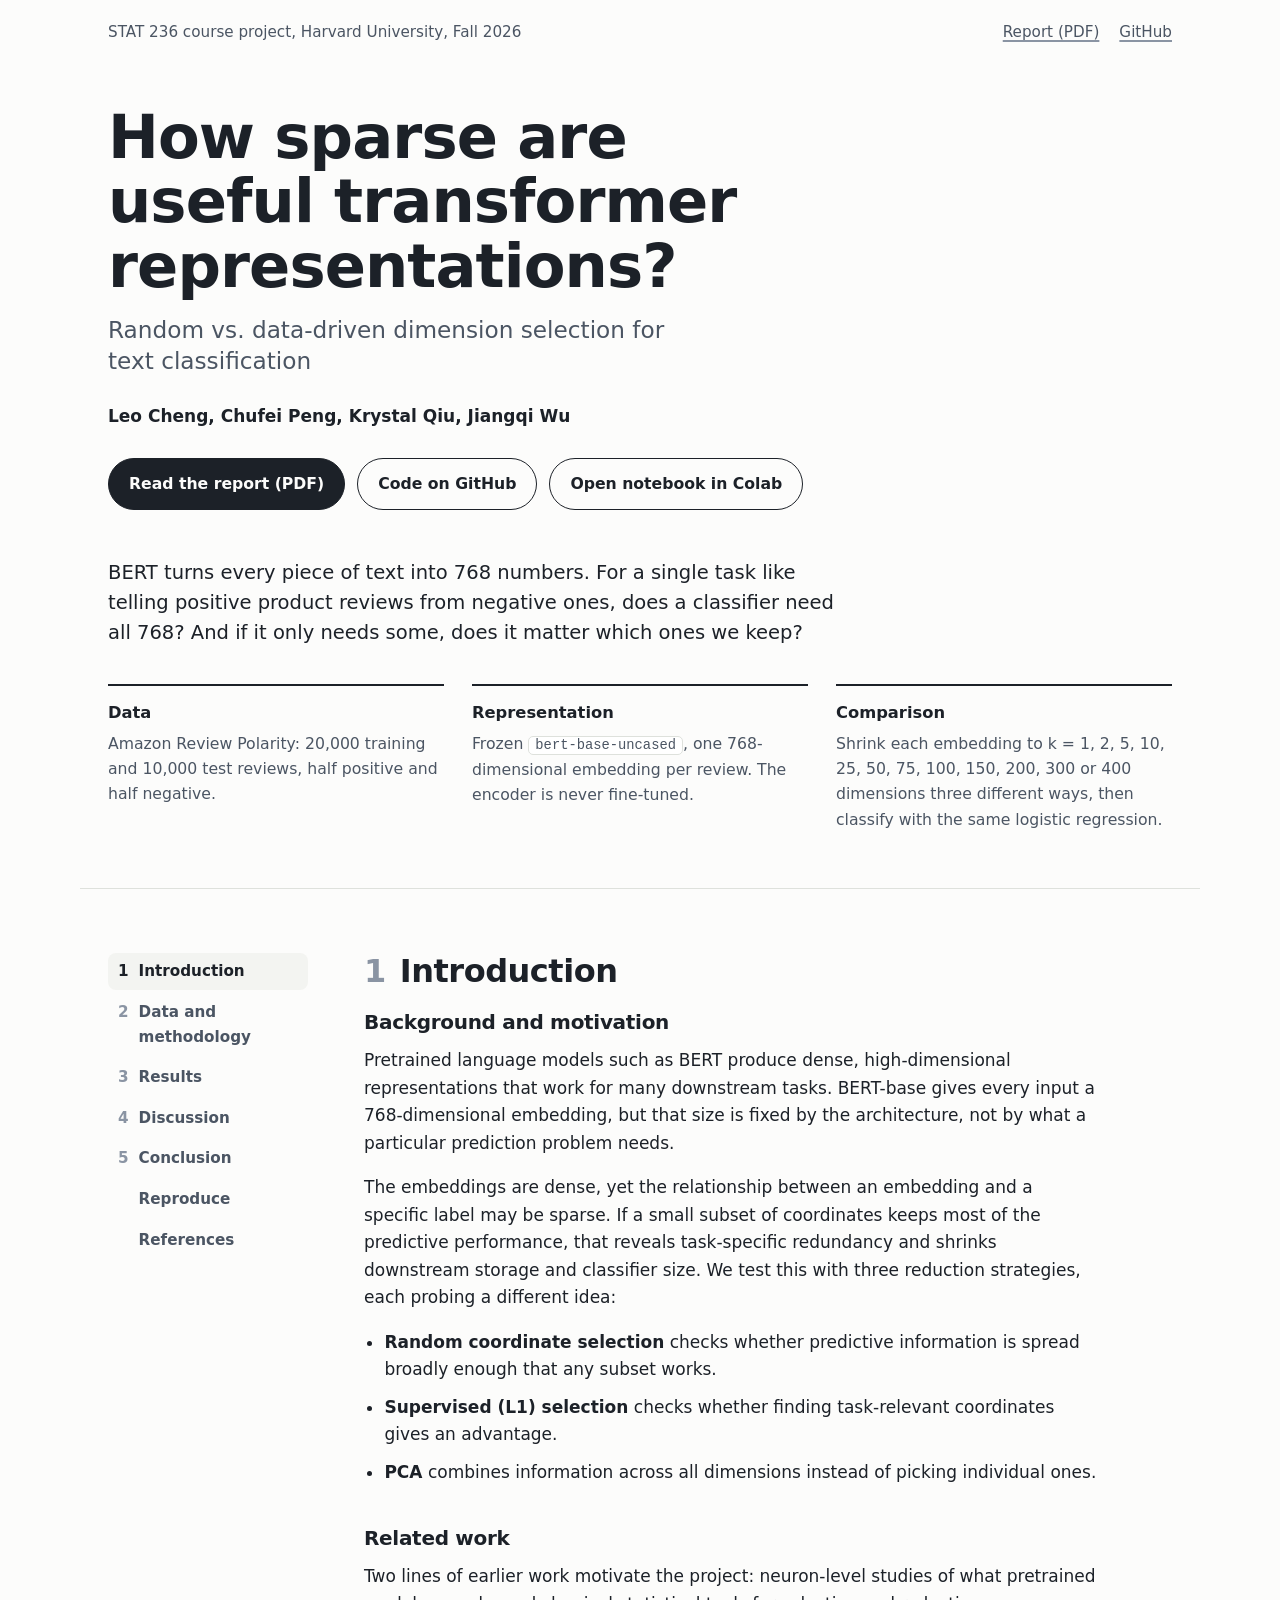
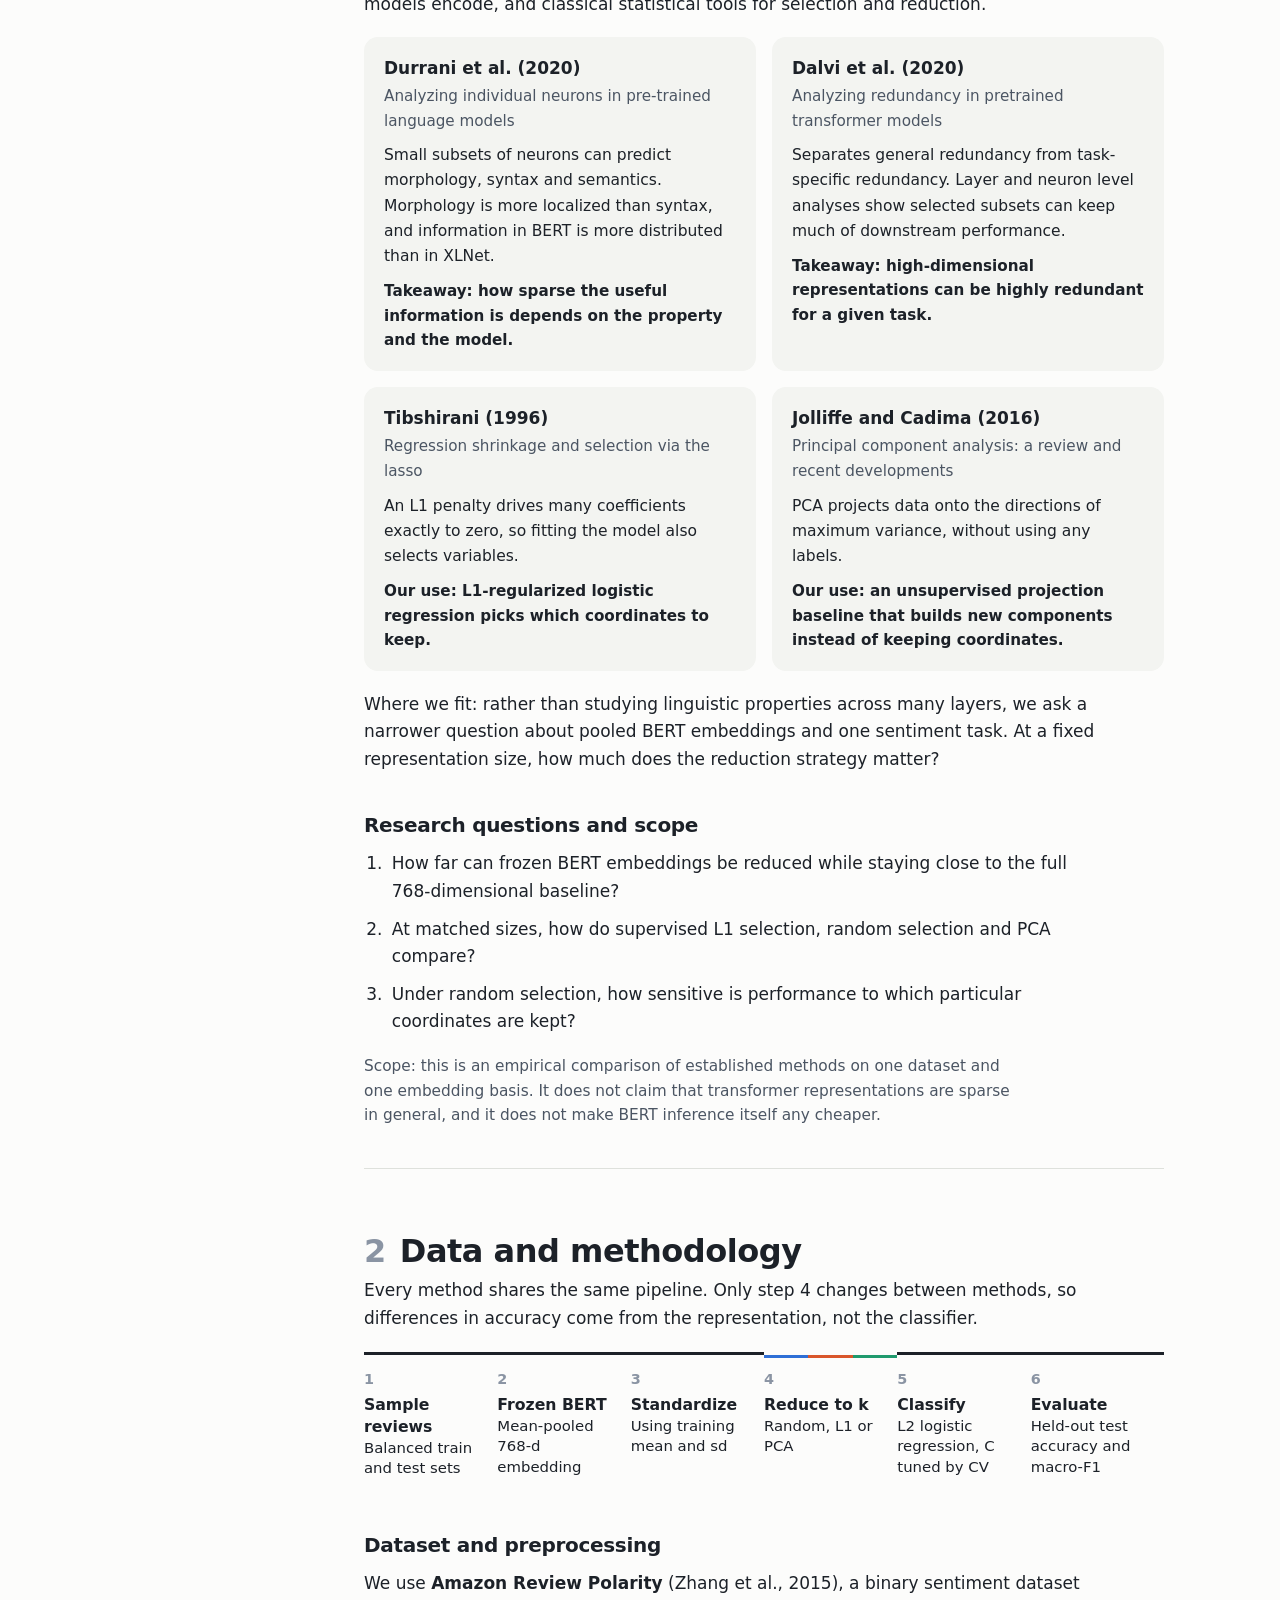
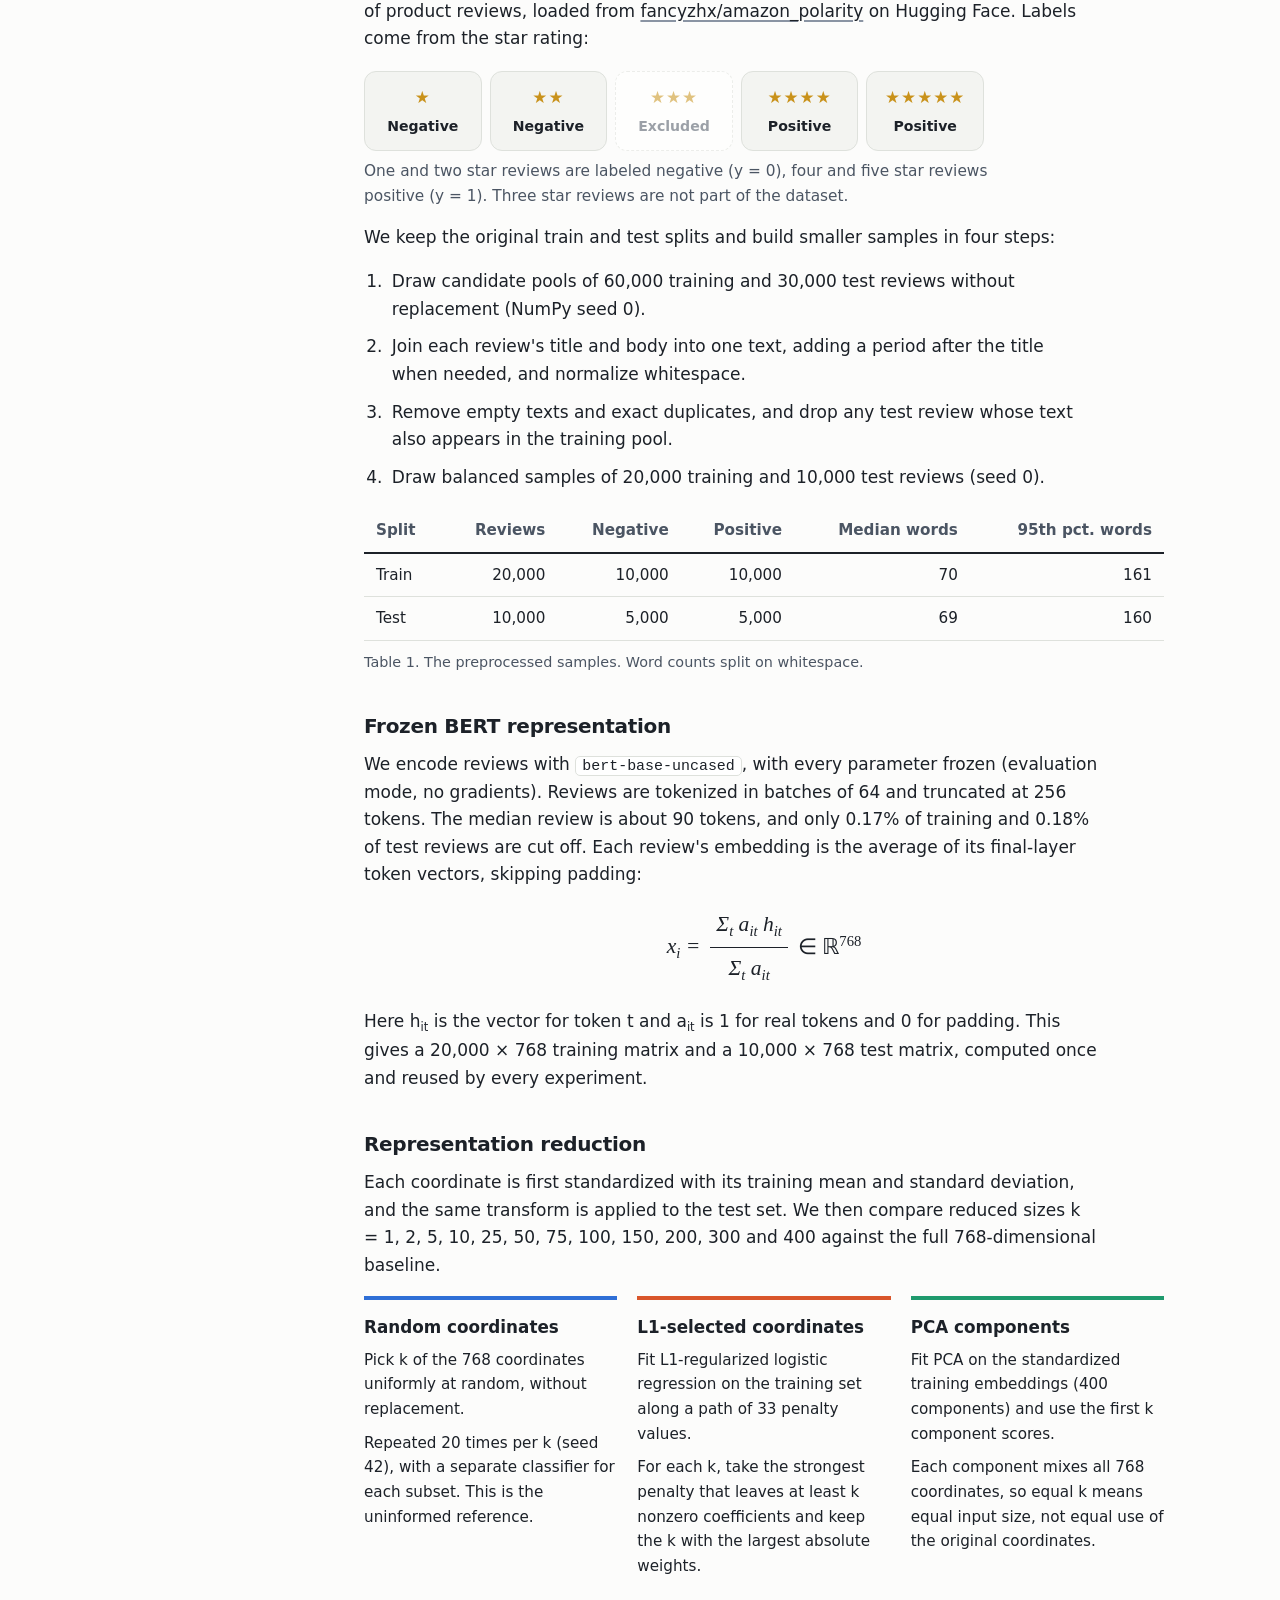
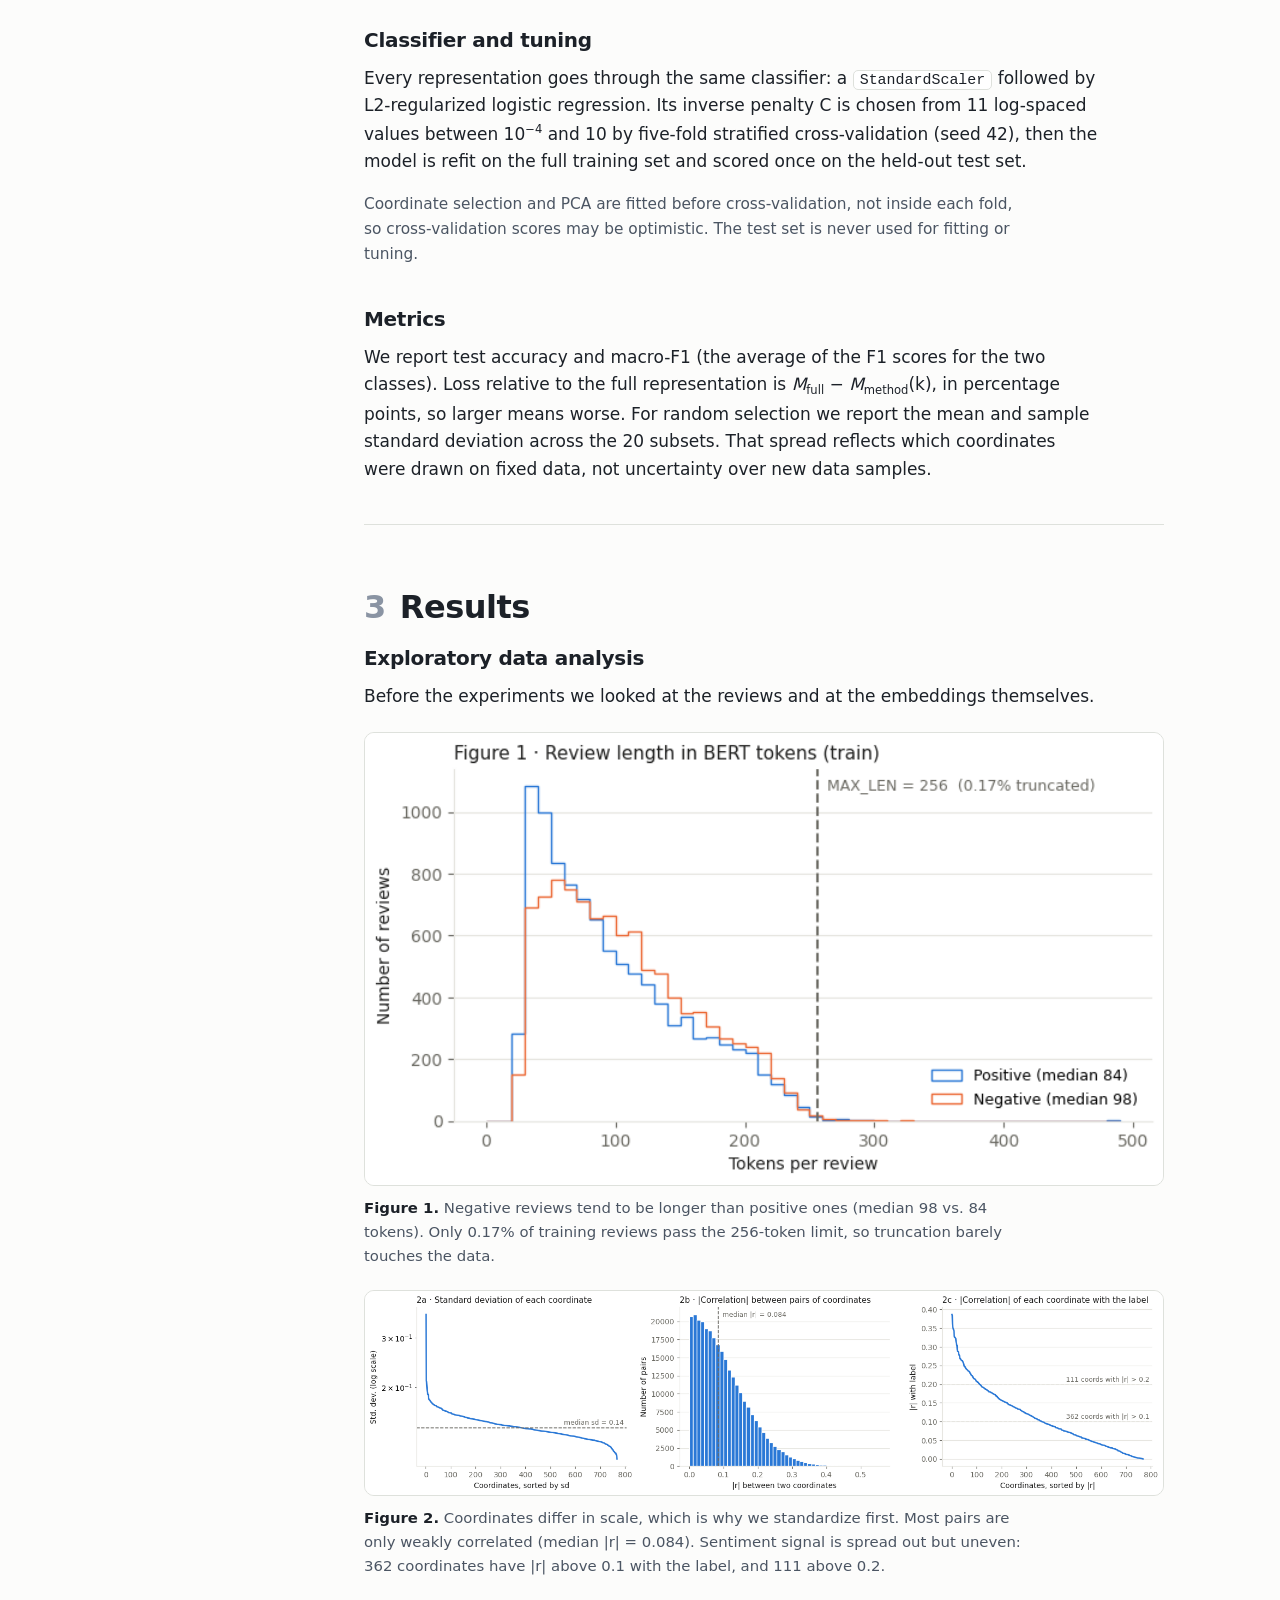
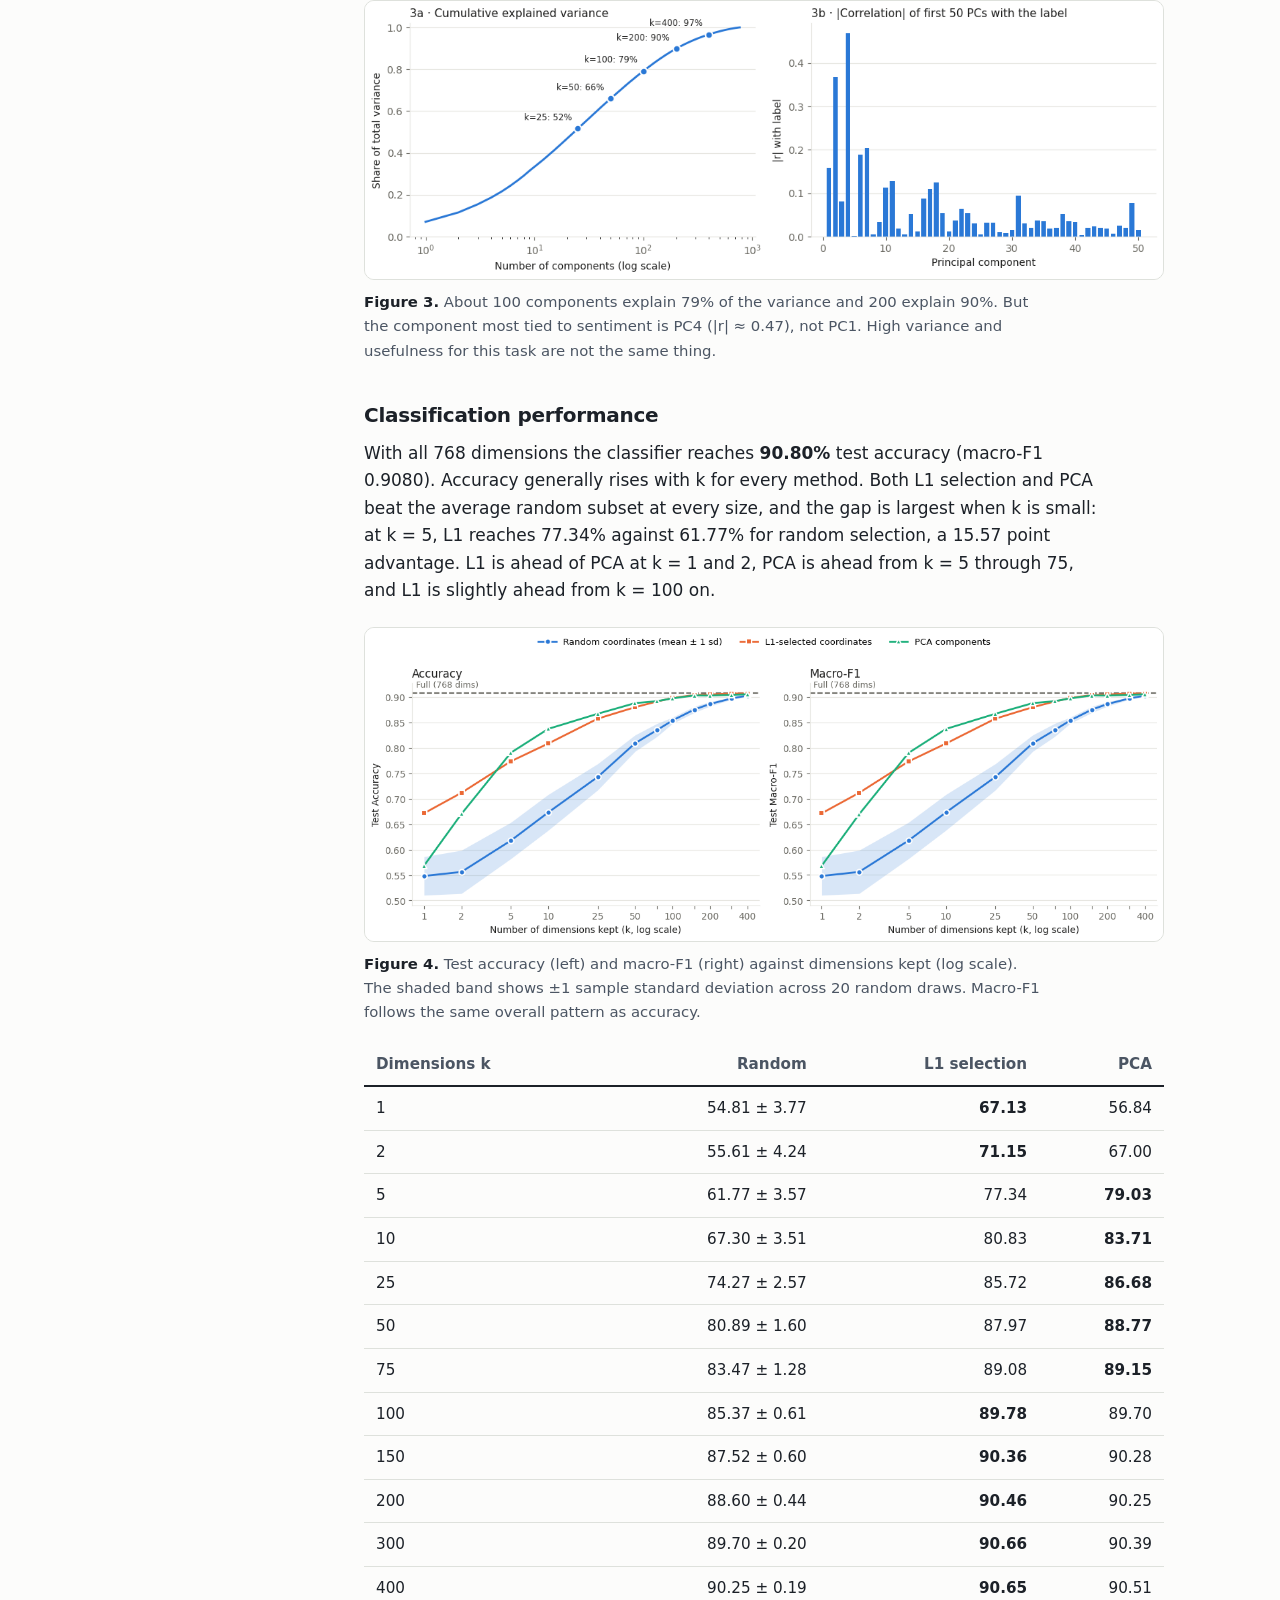
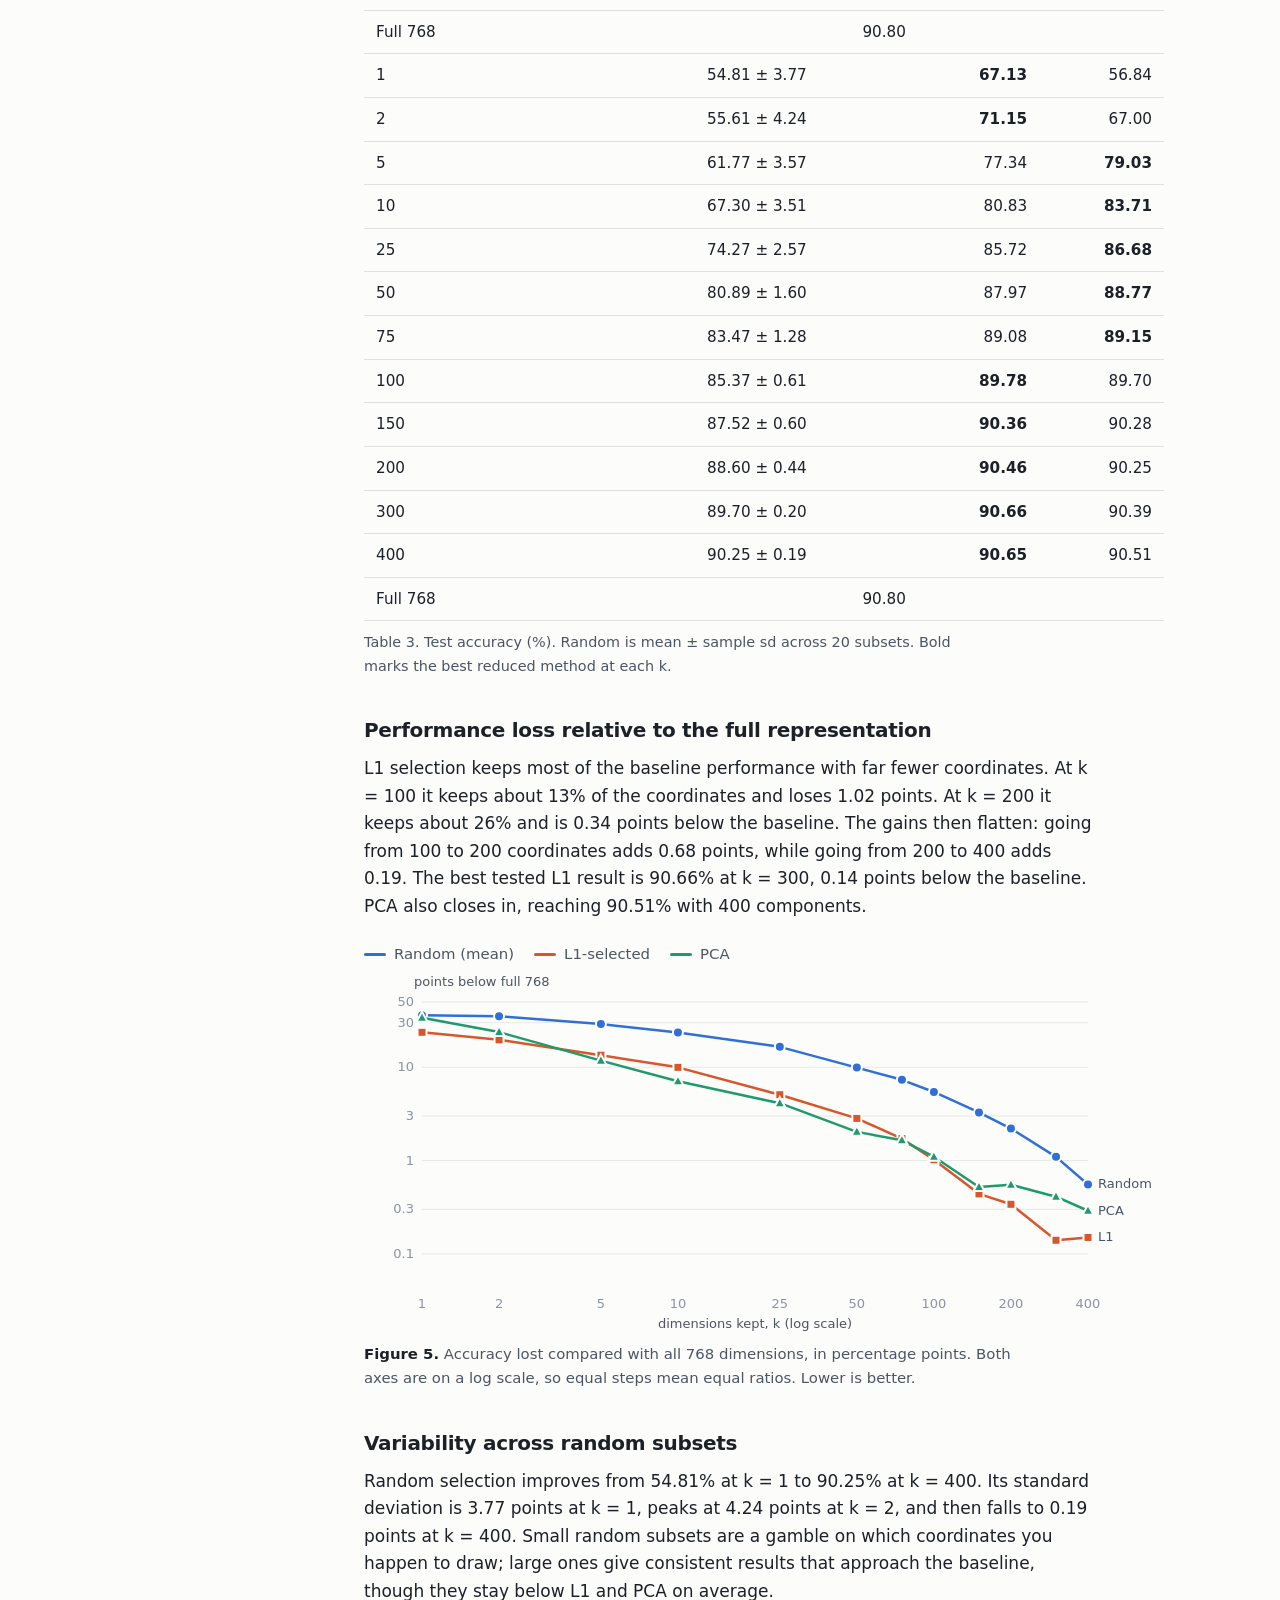
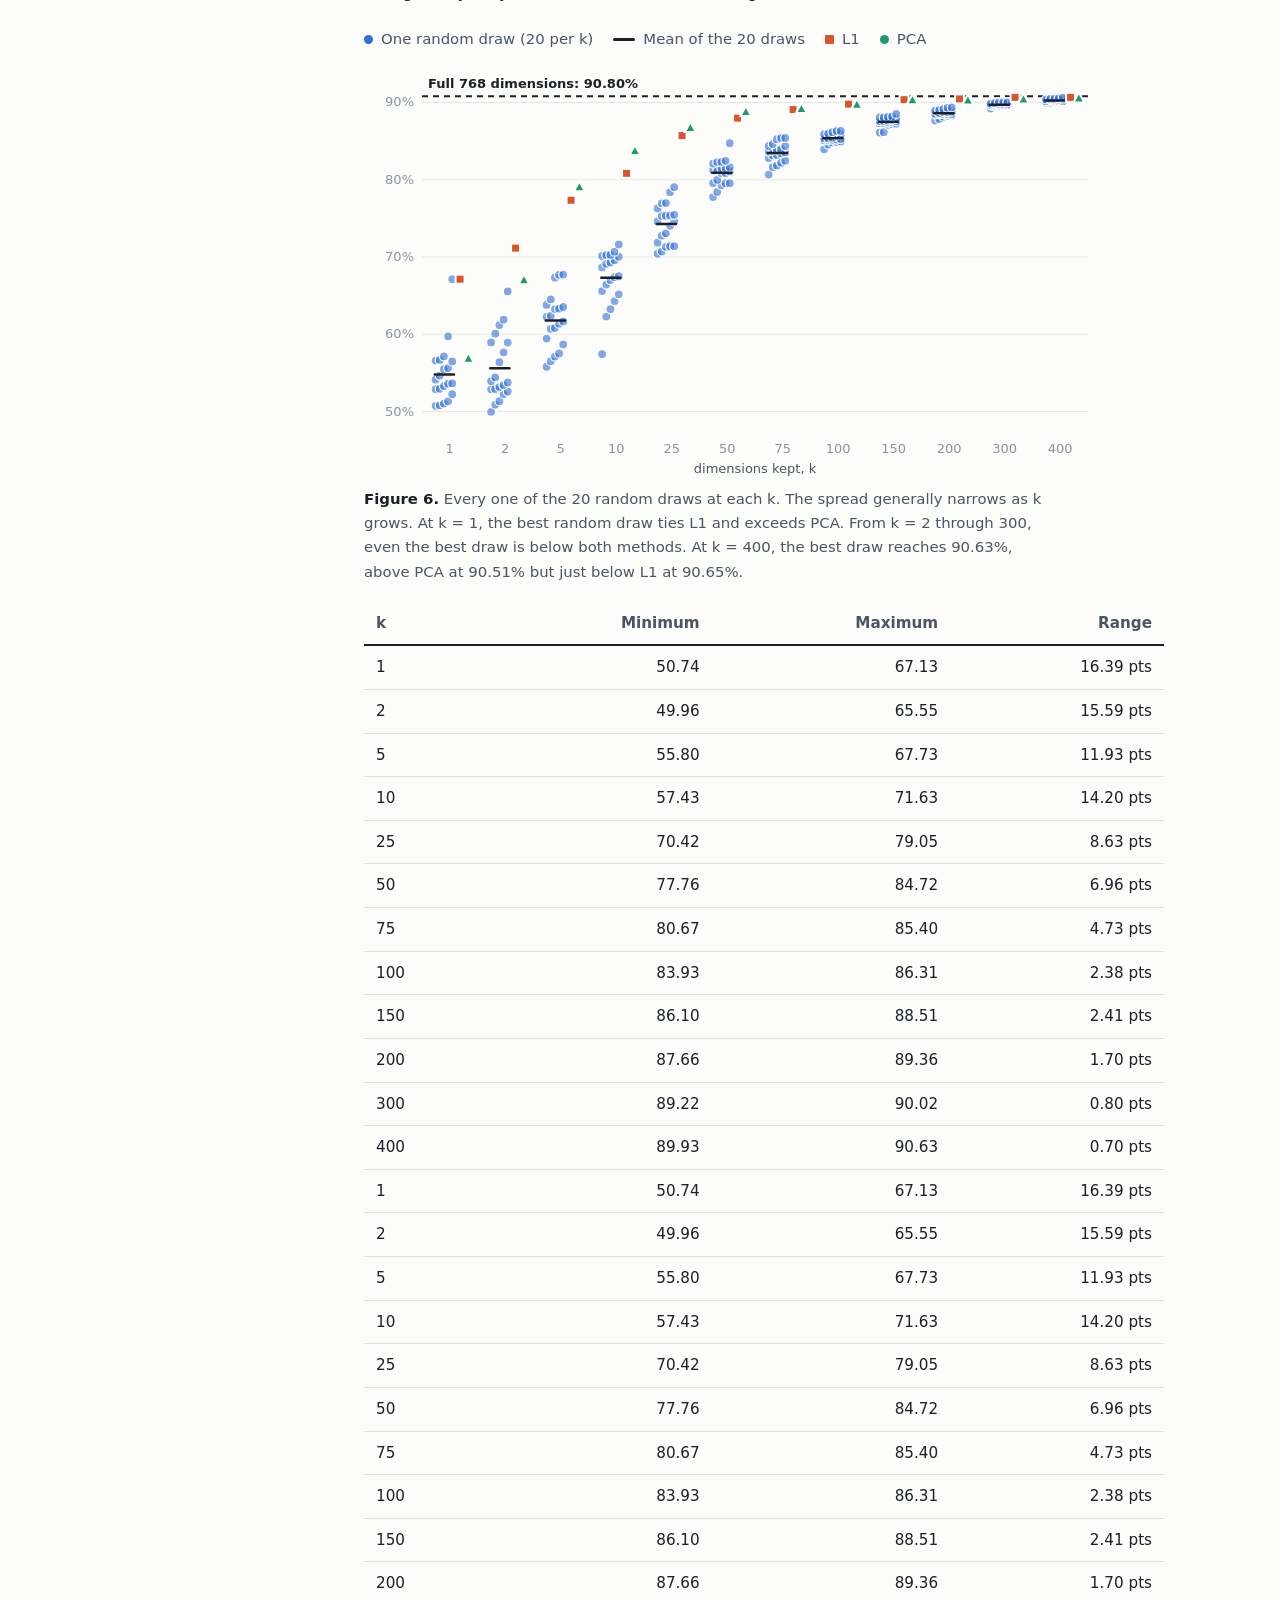
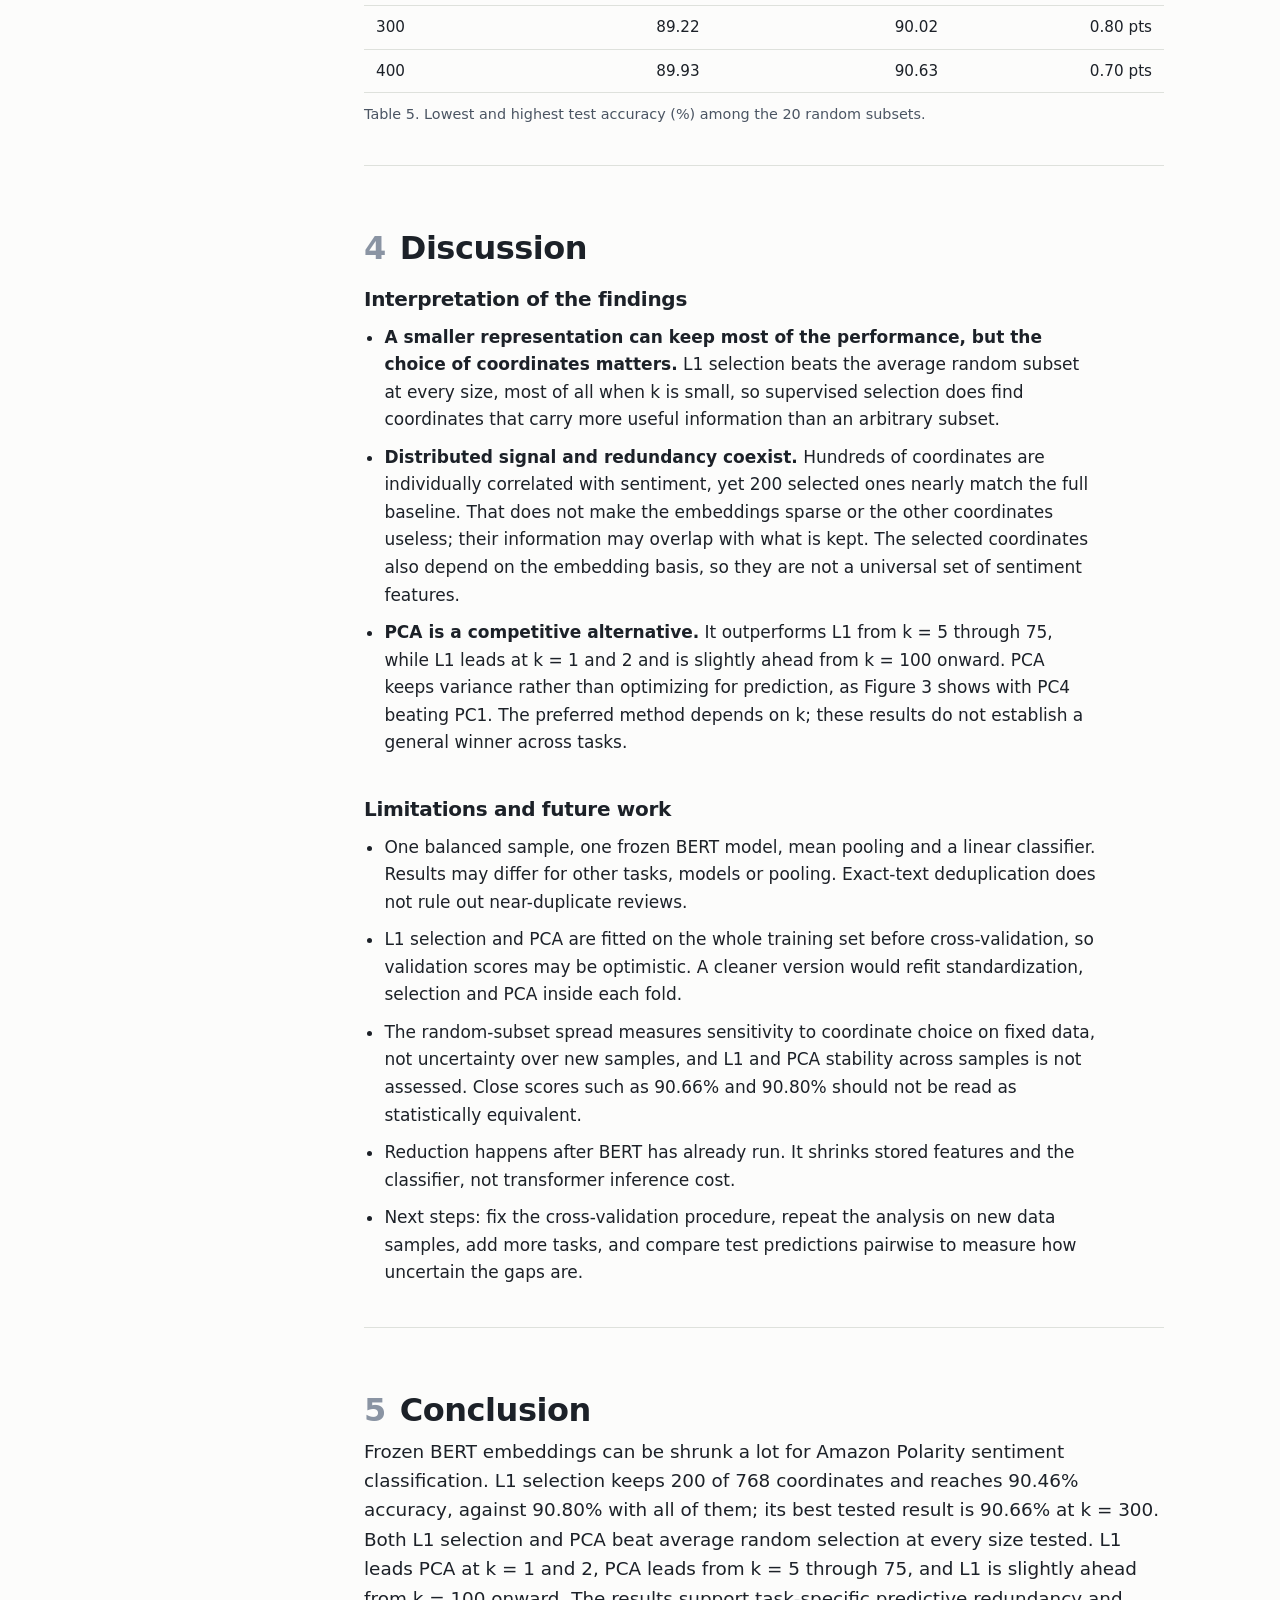
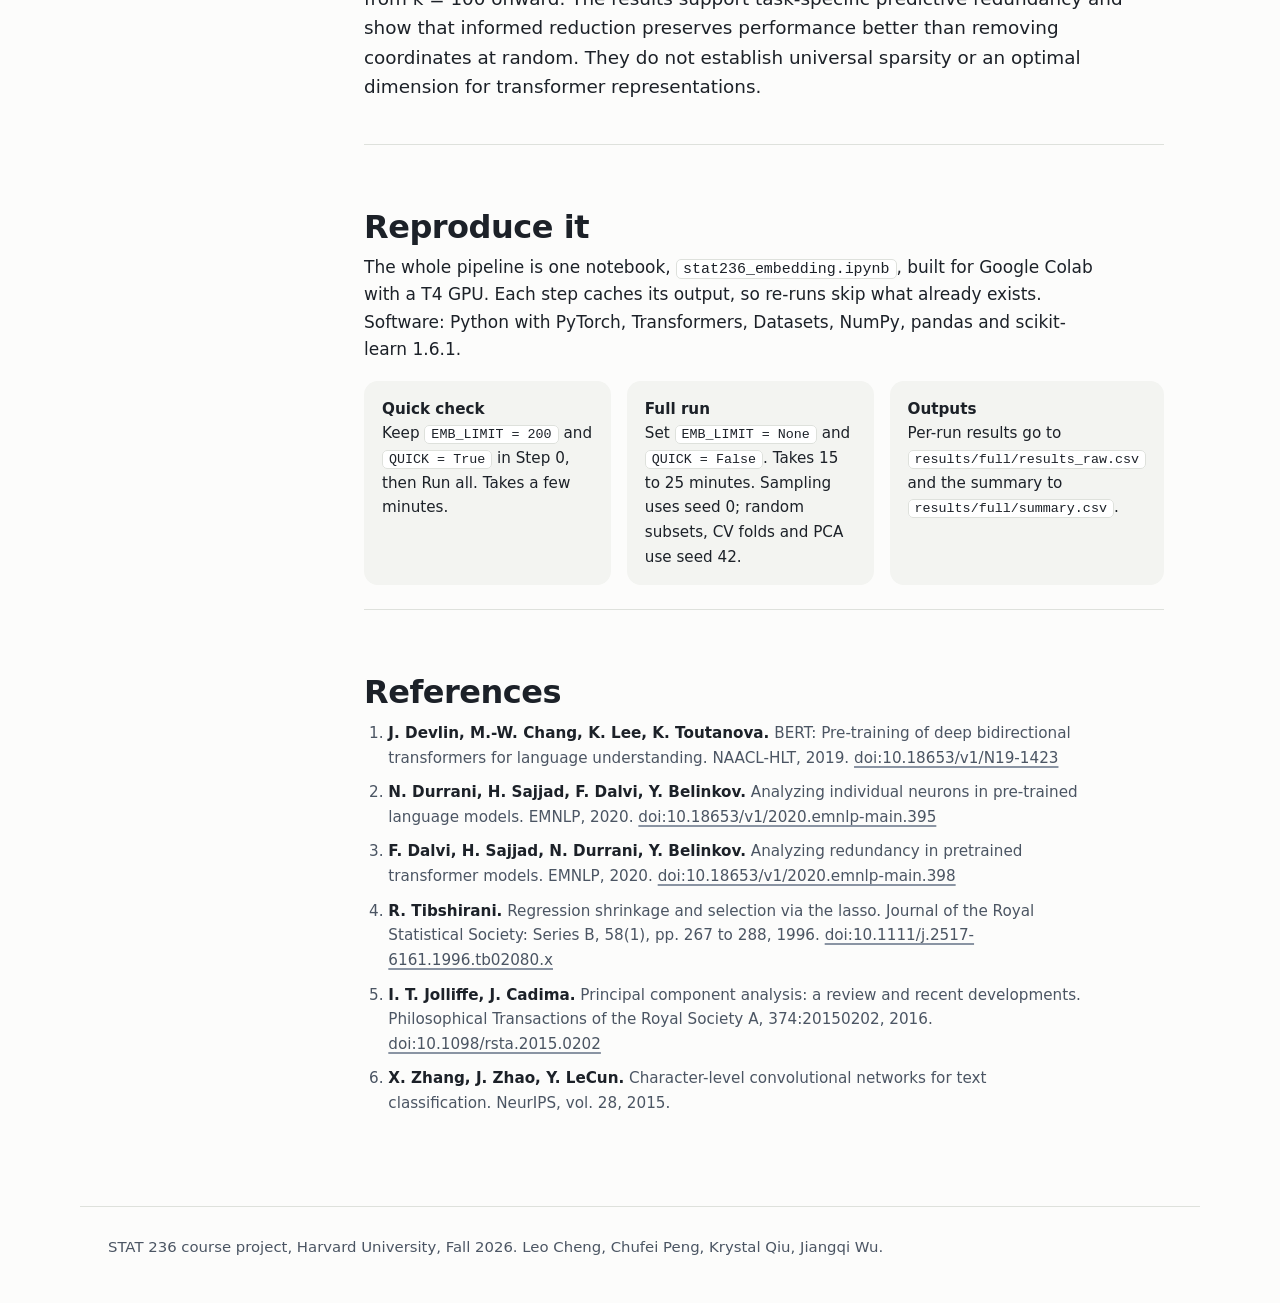
<file: KRYSTAL_QIU/How Sparse Are Useful Transformer Representations_ (STAT 236 project).html>
<!DOCTYPE html>
<!-- saved from url=(0033)https://leocwq.github.io/STAT236/ -->
<html lang="en"><head><meta http-equiv="Content-Type" content="text/html; charset=UTF-8">

<meta name="viewport" content="width=device-width, initial-scale=1">
<title>How Sparse Are Useful Transformer Representations? (STAT 236 project)</title>
<meta name="description" content="Random vs. data-driven dimension selection for sentiment classification with frozen BERT embeddings. STAT 236 course project, Harvard University, Fall 2026.">
<link rel="preconnect" href="https://fonts.googleapis.com/">
<link rel="preconnect" href="https://fonts.gstatic.com/" crossorigin="">
<link href="./How Sparse Are Useful Transformer Representations_ (STAT 236 project)_files/css2" rel="stylesheet">
<style>
  :root {
    --paper: #FCFCFB;
    --panel: #F3F4F1;
    --ink: #1C2128;
    --ink-2: #4B5563;
    --ink-3: #8A94A3;
    --rule: #DEE1DC;
    --random: #2F6FD6;
    --l1: #D9562B;
    --pca: #1F9A6D;
    --maxw: 1120px;
  }
  * { box-sizing: border-box; }
  html { scroll-behavior: smooth; scroll-padding-top: 24px; }
  @media (prefers-reduced-motion: reduce) { html { scroll-behavior: auto; } }
  body {
    margin: 0;
    background: var(--paper);
    color: var(--ink);
    font-family: "Manrope", "Segoe UI", system-ui, -apple-system, sans-serif;
    font-size: 17px;
    line-height: 1.62;
    font-feature-settings: "tnum" 1;
  }
  a { color: inherit; text-decoration: underline; text-decoration-thickness: 1.5px; text-underline-offset: 3px; text-decoration-color: var(--ink-3); }
  a:hover { text-decoration-color: var(--ink); }
  :focus-visible { outline: 3px solid var(--random); outline-offset: 3px; border-radius: 4px; }
  .wrap { max-width: var(--maxw); margin-left: auto; margin-right: auto; padding-left: 28px; padding-right: 28px; }
  p { margin: 0 0 1em; max-width: 68ch; }
  h1, h2, h3 { margin: 0; letter-spacing: -0.015em; }
  code { font-family: ui-monospace, "SF Mono", Menlo, Consolas, monospace; font-size: 0.88em; background: #fff; border: 1px solid var(--rule); padding: 1px 6px; border-radius: 5px; }

  /* top bar */
  .top { display: flex; justify-content: space-between; align-items: center; gap: 12px; flex-wrap: wrap; padding-top: 20px; padding-bottom: 20px; font-size: 0.95rem; color: var(--ink-2); }
  .top nav { display: flex; gap: 20px; }

  /* hero */
  .hero { padding-top: 40px; padding-bottom: 56px; }
  .hero h1 { font-size: clamp(2.2rem, 5vw, 3.8rem); line-height: 1.06; font-weight: 800; max-width: 17ch; }
  .hero .subtitle { font-size: clamp(1.15rem, 2.1vw, 1.45rem); font-weight: 500; color: var(--ink-2); margin-top: 16px; max-width: 40ch; line-height: 1.35; }
  .hero .authors { margin-top: 26px; font-weight: 600; }
  .hero .affil { color: var(--ink-2); margin-top: 2px; }
  .buttons { display: flex; flex-wrap: wrap; gap: 12px; margin-top: 28px; }
  .btn { display: inline-block; padding: 12px 20px; border-radius: 999px; text-decoration: none; font-weight: 600; font-size: 0.98rem; border: 1.5px solid var(--ink); background: var(--ink); color: var(--paper); }
  .btn.ghost { background: transparent; color: var(--ink); }
  .btn:hover { opacity: 0.86; }
  .question { margin-top: 48px; font-size: 1.22rem; line-height: 1.55; max-width: 60ch; }
  .setup { display: grid; grid-template-columns: repeat(3, 1fr); gap: 28px; margin-top: 36px; }
  .setup div { border-top: 2px solid var(--ink); padding-top: 14px; font-size: 0.98rem; color: var(--ink-2); }
  .setup strong { display: block; color: var(--ink); font-size: 1.02rem; margin-bottom: 4px; }

  /* body layout with contents rail */
  .layout { display: grid; grid-template-columns: 200px minmax(0, 1fr); gap: 56px; border-top: 1px solid var(--rule); }
  .toc { position: sticky; top: 0; align-self: start; padding-top: 64px; }
  .toc ol { list-style: none; margin: 0; padding: 0; }
  .toc li { margin-bottom: 4px; }
  .toc a { display: flex; gap: 10px; padding: 6px 10px; border-radius: 8px; text-decoration: none; color: var(--ink-2); font-weight: 600; font-size: 0.95rem; }
  .toc a span { color: var(--ink-3); min-width: 1ch; }
  .toc a:hover { background: var(--panel); color: var(--ink); }
  .toc a.on { background: var(--panel); color: var(--ink); }
  .toc a.on span { color: var(--ink); }
  main { min-width: 0; max-width: 800px; }

  section.s { padding-top: 64px; padding-bottom: 24px; }
  section.s + section.s { border-top: 1px solid var(--rule); }
  h2 { font-size: 2rem; font-weight: 800; line-height: 1.15; margin-bottom: 8px; display: flex; gap: 14px; align-items: baseline; }
  h2 .n { color: var(--ink-3); font-weight: 600; }
  h3 { font-size: 1.25rem; font-weight: 700; line-height: 1.25; margin-top: 40px; margin-bottom: 12px; }
  .sub { margin-top: 20px; }

  /* related work */
  .refs-grid { display: grid; grid-template-columns: 1fr 1fr; gap: 16px; margin-top: 18px; margin-bottom: 20px; }
  .paper { background: var(--panel); border-radius: 14px; padding: 18px 20px; }
  .paper .cite { font-weight: 700; margin-bottom: 2px; }
  .paper .ptitle { color: var(--ink-2); font-size: 0.95rem; margin-bottom: 10px; }
  .paper p { font-size: 0.97rem; margin: 0; }
  .paper .use { margin-top: 10px; font-size: 0.95rem; font-weight: 600; }

  ol.rq { margin: 8px 0 18px; padding-left: 1.4em; }
  ol.rq li { margin-bottom: 10px; max-width: 64ch; padding-left: 4px; }
  .note { font-size: 0.96rem; color: var(--ink-2); }

  /* pipeline */
  .pipeline { list-style: none; margin: 20px 0 8px; padding: 0; display: grid; grid-template-columns: repeat(6, 1fr); gap: 0; counter-reset: step; }
  .pipeline li { position: relative; padding: 14px 14px 14px 0; font-size: 0.93rem; line-height: 1.4; border-top: 3px solid var(--ink); counter-increment: step; }
  .pipeline li::before { content: counter(step); display: block; font-weight: 800; font-size: 0.9rem; color: var(--ink-3); margin-bottom: 4px; }
  .pipeline li b { display: block; font-size: 0.98rem; }
  .pipeline li.reduce { border-top-color: transparent; background: linear-gradient(to right, var(--random) 0 33.3%, var(--l1) 33.3% 66.6%, var(--pca) 66.6% 100%) top / 100% 3px no-repeat; }

  /* stars */
  .stars { display: grid; grid-template-columns: repeat(5, 1fr); gap: 8px; margin: 18px 0 8px; max-width: 620px; }
  .star { border-radius: 12px; padding: 12px 8px; text-align: center; border: 1.5px solid var(--rule); background: #fff; }
  .star .g { font-size: 1.05rem; letter-spacing: 1px; color: #C9921B; }
  .star .lab { font-size: 0.88rem; font-weight: 700; margin-top: 4px; }
  .star.neg { background: var(--panel); }
  .star.pos { background: var(--panel); }
  .star.exc { opacity: 0.55; border-style: dashed; }
  .star.exc .lab { font-weight: 600; color: var(--ink-2); }

  /* tables */
  .tablewrap { overflow-x: auto; margin: 18px 0 8px; }
  table { border-collapse: collapse; width: 100%; font-size: 0.95rem; font-variant-numeric: tabular-nums; }
  th, td { text-align: right; padding: 9px 12px; border-bottom: 1px solid var(--rule); white-space: nowrap; }
  th:first-child, td:first-child { text-align: left; }
  thead th { font-weight: 700; color: var(--ink-2); border-bottom: 2px solid var(--ink); }
  td.best { font-weight: 800; }
  .tcap { color: var(--ink-2); font-size: 0.9rem; margin-top: 0; }
  .tablewrap { margin-bottom: 10px; }

  /* formula */
  .formula { display: flex; align-items: center; gap: 10px; justify-content: center; margin: 18px 0 20px; font-family: "Times New Roman", Georgia, serif; font-size: 1.35rem; font-style: italic; }
  .frac { display: inline-flex; flex-direction: column; align-items: center; }
  .frac span:first-child { border-bottom: 1.5px solid var(--ink); padding: 0 6px 3px; }
  .frac span:last-child { padding: 3px 6px 0; }
  .formula .up { font-style: normal; }
  sub, sup { font-size: 0.68em; }

  /* method cards */
  .methods { display: grid; grid-template-columns: repeat(3, 1fr); gap: 20px; margin-top: 16px; }
  .m { border-top: 4px solid; padding-top: 14px; }
  .m h4 { margin: 0 0 6px; font-size: 1.05rem; }
  .m p { font-size: 0.95rem; margin-bottom: 0.6em; }
  .m.random { border-color: var(--random); } .m.l1 { border-color: var(--l1); } .m.pca { border-color: var(--pca); }

  /* figures and charts */
  figure { margin: 22px 0 8px; }
  figure img { width: 100%; height: auto; display: block; border: 1px solid var(--rule); border-radius: 10px; background: #fff; }
  figcaption { font-size: 0.93rem; color: var(--ink-2); margin-top: 10px; max-width: 72ch; }
  figcaption b { color: var(--ink); }
  .twofig { display: grid; grid-template-columns: 1fr 1fr; gap: 24px; }
  .legend { display: flex; gap: 20px; flex-wrap: wrap; font-size: 0.93rem; color: var(--ink-2); margin-bottom: 6px; }
  .legend span { display: inline-flex; align-items: center; gap: 8px; }
  .legend i { display: inline-block; width: 22px; height: 3px; border-radius: 2px; }
  .legend i.dash { height: 0; border-top: 2px dashed var(--ink); background: none; }
  .legend i.dot { width: 9px; height: 9px; border-radius: 50%; }
  .chartwrap { position: relative; }
  .chartwrap svg { width: 100%; height: auto; display: block; font-family: inherit; }
  .tip { position: absolute; pointer-events: none; background: #fff; border: 1px solid var(--rule); border-radius: 10px; padding: 10px 12px; font-size: 0.86rem; box-shadow: 0 6px 20px rgba(28,33,40,0.08); min-width: 190px; display: none; z-index: 2; }
  .tip b { display: block; margin-bottom: 4px; }
  .tip div { display: flex; justify-content: space-between; gap: 14px; white-space: nowrap; }
  .tip i { font-style: normal; display: inline-flex; align-items: center; gap: 6px; }
  .tip i::before { content: ""; width: 8px; height: 8px; border-radius: 50%; background: var(--c); }

  ul.points { padding-left: 1.2em; margin: 6px 0 16px; }
  ul.points li { margin-bottom: 10px; max-width: 66ch; }

  .conclusion { font-size: 1.15rem; line-height: 1.6; }

  .steps { display: grid; grid-template-columns: repeat(3, 1fr); gap: 16px; margin-top: 16px; }
  .steps div { background: var(--panel); border-radius: 14px; padding: 16px 18px; font-size: 0.95rem; }

  ol.biblio { padding-left: 1.6em; margin: 10px 0 0; font-size: 0.95rem; }
  ol.biblio li { margin-bottom: 10px; max-width: 72ch; color: var(--ink-2); }
  ol.biblio li b { color: var(--ink); font-weight: 600; }

  footer { margin-top: 56px; padding-top: 28px; padding-bottom: 44px; border-top: 1px solid var(--rule); font-size: 0.93rem; color: var(--ink-2); }

  @media (max-width: 980px) {
    .layout { grid-template-columns: minmax(0, 1fr); gap: 0; }
    .toc { display: none; }
    main { max-width: none; }
  }
  @media (max-width: 760px) {
    .top nav { display: none; }
    .setup, .refs-grid, .methods, .twofig, .steps { grid-template-columns: 1fr; }
    .pipeline { grid-template-columns: 1fr; }
    .pipeline li { padding: 10px 0 10px 0; }
    .stars { grid-template-columns: repeat(5, 1fr); gap: 5px; }
    .star { padding: 10px 2px; }
    .star .g { font-size: 0.78rem; letter-spacing: 0; }
    .star .lab { font-size: 0.78rem; }
    h2 { font-size: 1.7rem; }
    section.s { padding-top: 48px; }
  }
</style>
</head>
<body>

<header class="wrap top">
  <div>STAT 236 course project, Harvard University, Fall 2026</div>
  <nav>
    <a href="https://leocwq.github.io/STAT236/Stats236_Final_Report.pdf">Report (PDF)</a>
    <a href="https://github.com/leocwq/STAT236">GitHub</a>
  </nav>
</header>

<div class="wrap hero">
  <h1>How sparse are useful transformer representations?</h1>
  <p class="subtitle">Random vs. data-driven dimension selection for text classification</p>
  <p class="authors">Leo Cheng, Chufei Peng, Krystal Qiu, Jiangqi Wu</p>
  <div class="buttons">
    <a class="btn" href="https://leocwq.github.io/STAT236/Stats236_Final_Report.pdf">Read the report (PDF)</a>
    <a class="btn ghost" href="https://github.com/leocwq/STAT236">Code on GitHub</a>
    <a class="btn ghost" href="https://colab.research.google.com/github/leocwq/STAT236/blob/main/stat236_embedding.ipynb">Open notebook in Colab</a>
  </div>

  <p class="question">BERT turns every piece of text into 768 numbers. For a single task like telling positive product reviews from negative ones, does a classifier need all 768? And if it only needs some, does it matter which ones we keep?</p>

  <div class="setup">
    <div><strong>Data</strong>Amazon Review Polarity: 20,000 training and 10,000 test reviews, half positive and half negative.</div>
    <div><strong>Representation</strong>Frozen <code>bert-base-uncased</code>, one 768-dimensional embedding per review. The encoder is never fine-tuned.</div>
    <div><strong>Comparison</strong>Shrink each embedding to k = 1, 2, 5, 10, 25, 50, 75, 100, 150, 200, 300 or 400 dimensions three different ways, then classify with the same logistic regression.</div>
  </div>
</div>

<div class="wrap layout">
  <nav class="toc" aria-label="Contents">
    <ol>
      <li><a href="https://leocwq.github.io/STAT236/#introduction" class="on"><span>1</span>Introduction</a></li>
      <li><a href="https://leocwq.github.io/STAT236/#data-methodology"><span>2</span>Data and methodology</a></li>
      <li><a href="https://leocwq.github.io/STAT236/#results"><span>3</span>Results</a></li>
      <li><a href="https://leocwq.github.io/STAT236/#discussion"><span>4</span>Discussion</a></li>
      <li><a href="https://leocwq.github.io/STAT236/#conclusion"><span>5</span>Conclusion</a></li>
      <li><a href="https://leocwq.github.io/STAT236/#reproduce"><span></span>Reproduce</a></li>
      <li><a href="https://leocwq.github.io/STAT236/#references"><span></span>References</a></li>
    </ol>
  </nav>

  <main>

  <!-- 1 INTRODUCTION -->
  <section class="s" id="introduction">
    <h2><span class="n">1</span>Introduction</h2>

    <h3 class="sub">Background and motivation</h3>
    <p>Pretrained language models such as BERT produce dense, high-dimensional representations that work for many downstream tasks. BERT-base gives every input a 768-dimensional embedding, but that size is fixed by the architecture, not by what a particular prediction problem needs.</p>
    <p>The embeddings are dense, yet the relationship between an embedding and a specific label may be sparse. If a small subset of coordinates keeps most of the predictive performance, that reveals task-specific redundancy and shrinks downstream storage and classifier size. We test this with three reduction strategies, each probing a different idea:</p>
    <ul class="points">
      <li><b>Random coordinate selection</b> checks whether predictive information is spread broadly enough that any subset works.</li>
      <li><b>Supervised (L1) selection</b> checks whether finding task-relevant coordinates gives an advantage.</li>
      <li><b>PCA</b> combines information across all dimensions instead of picking individual ones.</li>
    </ul>

    <h3>Related work</h3>
    <p>Two lines of earlier work motivate the project: neuron-level studies of what pretrained models encode, and classical statistical tools for selection and reduction.</p>
    <div class="refs-grid">
      <div class="paper">
        <div class="cite">Durrani et al. (2020)</div>
        <div class="ptitle">Analyzing individual neurons in pre-trained language models</div>
        <p>Small subsets of neurons can predict morphology, syntax and semantics. Morphology is more localized than syntax, and information in BERT is more distributed than in XLNet.</p>
        <p class="use">Takeaway: how sparse the useful information is depends on the property and the model.</p>
      </div>
      <div class="paper">
        <div class="cite">Dalvi et al. (2020)</div>
        <div class="ptitle">Analyzing redundancy in pretrained transformer models</div>
        <p>Separates general redundancy from task-specific redundancy. Layer and neuron level analyses show selected subsets can keep much of downstream performance.</p>
        <p class="use">Takeaway: high-dimensional representations can be highly redundant for a given task.</p>
      </div>
      <div class="paper">
        <div class="cite">Tibshirani (1996)</div>
        <div class="ptitle">Regression shrinkage and selection via the lasso</div>
        <p>An L1 penalty drives many coefficients exactly to zero, so fitting the model also selects variables.</p>
        <p class="use">Our use: L1-regularized logistic regression picks which coordinates to keep.</p>
      </div>
      <div class="paper">
        <div class="cite">Jolliffe and Cadima (2016)</div>
        <div class="ptitle">Principal component analysis: a review and recent developments</div>
        <p>PCA projects data onto the directions of maximum variance, without using any labels.</p>
        <p class="use">Our use: an unsupervised projection baseline that builds new components instead of keeping coordinates.</p>
      </div>
    </div>
    <p>Where we fit: rather than studying linguistic properties across many layers, we ask a narrower question about pooled BERT embeddings and one sentiment task. At a fixed representation size, how much does the reduction strategy matter?</p>

    <h3>Research questions and scope</h3>
    <ol class="rq">
      <li>How far can frozen BERT embeddings be reduced while staying close to the full 768-dimensional baseline?</li>
      <li>At matched sizes, how do supervised L1 selection, random selection and PCA compare?</li>
      <li>Under random selection, how sensitive is performance to which particular coordinates are kept?</li>
    </ol>
    <p class="note">Scope: this is an empirical comparison of established methods on one dataset and one embedding basis. It does not claim that transformer representations are sparse in general, and it does not make BERT inference itself any cheaper.</p>
  </section>

  <!-- 2 DATA AND METHODOLOGY -->
  <section class="s" id="data-methodology">
    <h2><span class="n">2</span>Data and methodology</h2>
    <p>Every method shares the same pipeline. Only step 4 changes between methods, so differences in accuracy come from the representation, not the classifier.</p>
    <ol class="pipeline" aria-label="Pipeline">
      <li><b>Sample reviews</b>Balanced train and test sets</li>
      <li><b>Frozen BERT</b>Mean-pooled 768-d embedding</li>
      <li><b>Standardize</b>Using training mean and sd</li>
      <li class="reduce"><b>Reduce to k</b>Random, L1 or PCA</li>
      <li><b>Classify</b>L2 logistic regression, C tuned by CV</li>
      <li><b>Evaluate</b>Held-out test accuracy and macro-F1</li>
    </ol>

    <h3>Dataset and preprocessing</h3>
    <p>We use <b>Amazon Review Polarity</b> (Zhang et al., 2015), a binary sentiment dataset of product reviews, loaded from <a href="https://huggingface.co/datasets/fancyzhx/amazon_polarity">fancyzhx/amazon_polarity</a> on Hugging Face. Labels come from the star rating:</p>
    <div class="stars" role="img" aria-label="One and two star reviews are negative, three star reviews are excluded, four and five star reviews are positive">
      <div class="star neg"><div class="g">★</div><div class="lab">Negative</div></div>
      <div class="star neg"><div class="g">★★</div><div class="lab">Negative</div></div>
      <div class="star exc"><div class="g">★★★</div><div class="lab">Excluded</div></div>
      <div class="star pos"><div class="g">★★★★</div><div class="lab">Positive</div></div>
      <div class="star pos"><div class="g">★★★★★</div><div class="lab">Positive</div></div>
    </div>
    <p class="note">One and two star reviews are labeled negative (y = 0), four and five star reviews positive (y = 1). Three star reviews are not part of the dataset.</p>
    <p>We keep the original train and test splits and build smaller samples in four steps:</p>
    <ol class="rq">
      <li>Draw candidate pools of 60,000 training and 30,000 test reviews without replacement (NumPy seed 0).</li>
      <li>Join each review's title and body into one text, adding a period after the title when needed, and normalize whitespace.</li>
      <li>Remove empty texts and exact duplicates, and drop any test review whose text also appears in the training pool.</li>
      <li>Draw balanced samples of 20,000 training and 10,000 test reviews (seed 0).</li>
    </ol>
    <div class="tablewrap">
      <table>
        <thead><tr><th>Split</th><th>Reviews</th><th>Negative</th><th>Positive</th><th>Median words</th><th>95th pct. words</th></tr></thead>
        <tbody>
          <tr><td>Train</td><td>20,000</td><td>10,000</td><td>10,000</td><td>70</td><td>161</td></tr>
          <tr><td>Test</td><td>10,000</td><td>5,000</td><td>5,000</td><td>69</td><td>160</td></tr>
        </tbody>
      </table>
    </div>
    <p class="tcap">Table 1. The preprocessed samples. Word counts split on whitespace.</p>

    <h3>Frozen BERT representation</h3>
    <p>We encode reviews with <code>bert-base-uncased</code>, with every parameter frozen (evaluation mode, no gradients). Reviews are tokenized in batches of 64 and truncated at 256 tokens. The median review is about 90 tokens, and only 0.17% of training and 0.18% of test reviews are cut off. Each review's embedding is the average of its final-layer token vectors, skipping padding:</p>
    <div class="formula" aria-label="x sub i equals the sum over t of a sub i t times h sub i t, divided by the sum over t of a sub i t, in R to the 768">
      <span>x<sub>i</sub> =</span>
      <span class="frac"><span>Σ<sub>t</sub> a<sub>it</sub> h<sub>it</sub></span><span>Σ<sub>t</sub> a<sub>it</sub></span></span>
      <span class="up">∈ ℝ<sup>768</sup></span>
    </div>
    <p>Here h<sub>it</sub> is the vector for token t and a<sub>it</sub> is 1 for real tokens and 0 for padding. This gives a 20,000 × 768 training matrix and a 10,000 × 768 test matrix, computed once and reused by every experiment.</p>

    <h3>Representation reduction</h3>
    <p>Each coordinate is first standardized with its training mean and standard deviation, and the same transform is applied to the test set. We then compare reduced sizes k = 1, 2, 5, 10, 25, 50, 75, 100, 150, 200, 300 and 400 against the full 768-dimensional baseline.</p>
    <div class="methods">
      <div class="m random">
        <h4>Random coordinates</h4>
        <p>Pick k of the 768 coordinates uniformly at random, without replacement.</p>
        <p>Repeated 20 times per k (seed 42), with a separate classifier for each subset. This is the uninformed reference.</p>
      </div>
      <div class="m l1">
        <h4>L1-selected coordinates</h4>
        <p>Fit L1-regularized logistic regression on the training set along a path of 33 penalty values.</p>
        <p>For each k, take the strongest penalty that leaves at least k nonzero coefficients and keep the k with the largest absolute weights.</p>
      </div>
      <div class="m pca">
        <h4>PCA components</h4>
        <p>Fit PCA on the standardized training embeddings (400 components) and use the first k component scores.</p>
        <p>Each component mixes all 768 coordinates, so equal k means equal input size, not equal use of the original coordinates.</p>
      </div>
    </div>

    <h3>Classifier and tuning</h3>
    <p>Every representation goes through the same classifier: a <code>StandardScaler</code> followed by L2-regularized logistic regression. Its inverse penalty C is chosen from 11 log-spaced values between 10<sup>−4</sup> and 10 by five-fold stratified cross-validation (seed 42), then the model is refit on the full training set and scored once on the held-out test set.</p>
    <p class="note">Coordinate selection and PCA are fitted before cross-validation, not inside each fold, so cross-validation scores may be optimistic. The test set is never used for fitting or tuning.</p>

    <h3>Metrics</h3>
    <p>We report test accuracy and macro-F1 (the average of the F1 scores for the two classes). Loss relative to the full representation is <i>M</i><sub>full</sub> − <i>M</i><sub>method</sub>(k), in percentage points, so larger means worse. For random selection we report the mean and sample standard deviation across the 20 subsets. That spread reflects which coordinates were drawn on fixed data, not uncertainty over new data samples.</p>
  </section>

  <!-- 3 RESULTS -->
  <section class="s" id="results">
    <h2><span class="n">3</span>Results</h2>

    <h3 class="sub">Exploratory data analysis</h3>
    <p>Before the experiments we looked at the reviews and at the embeddings themselves.</p>
    <figure>
      <img src="./How Sparse Are Useful Transformer Representations_ (STAT 236 project)_files/fig1_token_lengths.png" alt="Histogram of training review lengths in BERT tokens for positive and negative reviews, with a dashed line at the 256 token limit.">
      <figcaption><b>Figure 1.</b> Negative reviews tend to be longer than positive ones (median 98 vs. 84 tokens). Only 0.17% of training reviews pass the 256-token limit, so truncation barely touches the data.</figcaption>
    </figure>
    <figure>
      <img src="./How Sparse Are Useful Transformer Representations_ (STAT 236 project)_files/fig2_embedding_stats.png" alt="Three panels: sorted standard deviations of the 768 coordinates, a histogram of absolute pairwise correlations between coordinates, and sorted absolute correlations of each coordinate with the sentiment label.">
      <figcaption><b>Figure 2.</b> Coordinates differ in scale, which is why we standardize first. Most pairs are only weakly correlated (median |r| = 0.084). Sentiment signal is spread out but uneven: 362 coordinates have |r| above 0.1 with the label, and 111 above 0.2.</figcaption>
    </figure>
    <figure>
      <img src="./How Sparse Are Useful Transformer Representations_ (STAT 236 project)_files/fig3_pca.png" alt="Left: cumulative explained variance of PCA components on a log scale, reaching 52, 66, 79, 90 and 97 percent at 25, 50, 100, 200 and 400 components. Right: absolute label correlation of the first 50 principal components, highest for PC4.">
      <figcaption><b>Figure 3.</b> About 100 components explain 79% of the variance and 200 explain 90%. But the component most tied to sentiment is PC4 (|r| ≈ 0.47), not PC1. High variance and usefulness for this task are not the same thing.</figcaption>
    </figure>

    <h3>Classification performance</h3>
    <p>With all 768 dimensions the classifier reaches <b>90.80%</b> test accuracy (macro-F1 0.9080). Accuracy generally rises with k for every method. Both L1 selection and PCA beat the average random subset at every size, and the gap is largest when k is small: at k = 5, L1 reaches 77.34% against 61.77% for random selection, a 15.57 point advantage. L1 is ahead of PCA at k = 1 and 2, PCA is ahead from k = 5 through 75, and L1 is slightly ahead from k = 100 on.</p>
    <figure>
      <img src="./How Sparse Are Useful Transformer Representations_ (STAT 236 project)_files/fig4_accuracy_vs_k.png" alt="Test accuracy and macro-F1 against dimensions kept for random coordinate selection, L1 selection and PCA, at 12 sizes from k = 1 to 400 on a log scale. Random selection shows mean plus or minus one standard deviation across 20 draws; dashed lines mark the full 768-dimensional baseline.">
      <figcaption><b>Figure 4.</b> Test accuracy (left) and macro-F1 (right) against dimensions kept (log scale). The shaded band shows ±1 sample standard deviation across 20 random draws. Macro-F1 follows the same overall pattern as accuracy.</figcaption>
    </figure>
    <div class="tablewrap">
      <table id="tableAcc">
        <thead><tr><th>Dimensions k</th><th>Random</th><th>L1 selection</th><th>PCA</th></tr></thead>
        <tbody><tr><td>1</td><td>54.81 ± 3.77</td><td class="best">67.13</td><td class="">56.84</td></tr><tr><td>2</td><td>55.61 ± 4.24</td><td class="best">71.15</td><td class="">67.00</td></tr><tr><td>5</td><td>61.77 ± 3.57</td><td class="">77.34</td><td class="best">79.03</td></tr><tr><td>10</td><td>67.30 ± 3.51</td><td class="">80.83</td><td class="best">83.71</td></tr><tr><td>25</td><td>74.27 ± 2.57</td><td class="">85.72</td><td class="best">86.68</td></tr><tr><td>50</td><td>80.89 ± 1.60</td><td class="">87.97</td><td class="best">88.77</td></tr><tr><td>75</td><td>83.47 ± 1.28</td><td class="">89.08</td><td class="best">89.15</td></tr><tr><td>100</td><td>85.37 ± 0.61</td><td class="best">89.78</td><td class="">89.70</td></tr><tr><td>150</td><td>87.52 ± 0.60</td><td class="best">90.36</td><td class="">90.28</td></tr><tr><td>200</td><td>88.60 ± 0.44</td><td class="best">90.46</td><td class="">90.25</td></tr><tr><td>300</td><td>89.70 ± 0.20</td><td class="best">90.66</td><td class="">90.39</td></tr><tr><td>400</td><td>90.25 ± 0.19</td><td class="best">90.65</td><td class="">90.51</td></tr><tr><td>Full 768</td><td colspan="3" style="text-align:center">90.80</td></tr></tbody>
      </table>
    </div>
    <p class="tcap">Table 3. Test accuracy (%). Random is mean ± sample sd across 20 subsets. Bold marks the best reduced method at each k.</p>

    <h3>Performance loss relative to the full representation</h3>
    <p>L1 selection keeps most of the baseline performance with far fewer coordinates. At k = 100 it keeps about 13% of the coordinates and loses 1.02 points. At k = 200 it keeps about 26% and is 0.34 points below the baseline. The gains then flatten: going from 100 to 200 coordinates adds 0.68 points, while going from 200 to 400 adds 0.19. The best tested L1 result is 90.66% at k = 300, 0.14 points below the baseline. PCA also closes in, reaching 90.51% with 400 components.</p>
    <figure>
      <div class="legend">
        <span><i style="background:var(--random)"></i>Random (mean)</span>
        <span><i style="background:var(--l1)"></i>L1-selected</span>
        <span><i style="background:var(--pca)"></i>PCA</span>
      </div>
      <div class="chartwrap"><svg id="chartLoss" role="img" aria-label="Accuracy loss relative to the full representation, in percentage points on a log scale" viewBox="0 0 800 360"><line x1="58" x2="724" y1="281.9038670713618" y2="281.9038670713618" stroke="#E7E9E4" stroke-width="1"></line><text x="50" y="285.9038670713618" text-anchor="end" font-size="13" fill="#8A94A3">0.1</text><line x1="58" x2="724" y1="237.37254996419327" y2="237.37254996419327" stroke="#E7E9E4" stroke-width="1"></line><text x="50" y="241.37254996419327" text-anchor="end" font-size="13" fill="#8A94A3">0.3</text><line x1="58" x2="724" y1="188.57053373802842" y2="188.57053373802842" stroke="#E7E9E4" stroke-width="1"></line><text x="50" y="192.57053373802842" text-anchor="end" font-size="13" fill="#8A94A3">1</text><line x1="58" x2="724" y1="144.03921663085993" y2="144.03921663085993" stroke="#E7E9E4" stroke-width="1"></line><text x="50" y="148.03921663085993" text-anchor="end" font-size="13" fill="#8A94A3">3</text><line x1="58" x2="724" y1="95.23720040469507" y2="95.23720040469507" stroke="#E7E9E4" stroke-width="1"></line><text x="50" y="99.23720040469507" text-anchor="end" font-size="13" fill="#8A94A3">10</text><line x1="58" x2="724" y1="50.70588329752658" y2="50.70588329752658" stroke="#E7E9E4" stroke-width="1"></line><text x="50" y="54.70588329752658" text-anchor="end" font-size="13" fill="#8A94A3">30</text><line x1="58" x2="724" y1="30" y2="30" stroke="#E7E9E4" stroke-width="1"></line><text x="50" y="34" text-anchor="end" font-size="13" fill="#8A94A3">50</text><text x="58" y="336" text-anchor="middle" font-size="13" fill="#8A94A3">1</text><text x="135.0489449821998" y="336" text-anchor="middle" font-size="13" fill="#8A94A3">2</text><text x="236.9021100356004" y="336" text-anchor="middle" font-size="13" fill="#8A94A3">5</text><text x="313.95105501780023" y="336" text-anchor="middle" font-size="13" fill="#8A94A3">10</text><text x="415.8042200712008" y="336" text-anchor="middle" font-size="13" fill="#8A94A3">25</text><text x="492.8531650534006" y="336" text-anchor="middle" font-size="13" fill="#8A94A3">50</text><text x="569.9021100356005" y="336" text-anchor="middle" font-size="13" fill="#8A94A3">100</text><text x="646.9510550178002" y="336" text-anchor="middle" font-size="13" fill="#8A94A3">200</text><text x="724" y="336" text-anchor="middle" font-size="13" fill="#8A94A3">400</text><text x="391" y="356" text-anchor="middle" font-size="13" fill="#4B5563">dimensions kept, k (log scale)</text><text x="50" y="14" font-size="13" fill="#4B5563">points below full 768</text><polyline points="58,43.325768471229395 135.0489449821998,44.23691698414306 236.9021100356004,52.03954003605608 313.95105501780023,60.602475105180986 415.8042200712008,74.85648576443842 492.8531650534006,95.61184059940713 537.923908588115,107.82749610485646 569.9021100356005,119.97428935260017 614.9728535703148,140.3975999111014 646.9510550178002,156.56504814351365 692.0217985525146,184.8733780943344 724,212.43652197991156" fill="none" stroke="#2F6FD6" stroke-width="2.5" stroke-linejoin="round"></polyline><circle cx="58" cy="43.325768471229395" r="5" fill="#2F6FD6" stroke="#fff" stroke-width="2"></circle><circle cx="135.0489449821998" cy="44.23691698414306" r="5" fill="#2F6FD6" stroke="#fff" stroke-width="2"></circle><circle cx="236.9021100356004" cy="52.03954003605608" r="5" fill="#2F6FD6" stroke="#fff" stroke-width="2"></circle><circle cx="313.95105501780023" cy="60.602475105180986" r="5" fill="#2F6FD6" stroke="#fff" stroke-width="2"></circle><circle cx="415.8042200712008" cy="74.85648576443842" r="5" fill="#2F6FD6" stroke="#fff" stroke-width="2"></circle><circle cx="492.8531650534006" cy="95.61184059940713" r="5" fill="#2F6FD6" stroke="#fff" stroke-width="2"></circle><circle cx="537.923908588115" cy="107.82749610485646" r="5" fill="#2F6FD6" stroke="#fff" stroke-width="2"></circle><circle cx="569.9021100356005" cy="119.97428935260017" r="5" fill="#2F6FD6" stroke="#fff" stroke-width="2"></circle><circle cx="614.9728535703148" cy="140.3975999111014" r="5" fill="#2F6FD6" stroke="#fff" stroke-width="2"></circle><circle cx="646.9510550178002" cy="156.56504814351365" r="5" fill="#2F6FD6" stroke="#fff" stroke-width="2"></circle><circle cx="692.0217985525146" cy="184.8733780943344" r="5" fill="#2F6FD6" stroke="#fff" stroke-width="2"></circle><circle cx="724" cy="212.43652197991156" r="5" fill="#2F6FD6" stroke="#fff" stroke-width="2"></circle><polyline points="58,60.31202966464737 135.0489449821998,67.8566952982935 236.9021100356004,83.19299481515233 313.95105501780023,95.35898562894056 415.8042200712008,122.68992059152923 492.8531650534006,146.40379975576133 537.923908588115,166.58787869332386 569.9021100356005,187.7678510402495 614.9728535703148,221.84828393265028 646.9510550178002,232.2991681474171 692.0217985525146,268.26525040805757 724,265.46868289283" fill="none" stroke="#D9562B" stroke-width="2.5" stroke-linejoin="round"></polyline><rect x="53.5" y="55.81202966464737" width="9" height="9" fill="#D9562B" stroke="#fff" stroke-width="2"></rect><rect x="130.5489449821998" y="63.3566952982935" width="9" height="9" fill="#D9562B" stroke="#fff" stroke-width="2"></rect><rect x="232.4021100356004" y="78.69299481515233" width="9" height="9" fill="#D9562B" stroke="#fff" stroke-width="2"></rect><rect x="309.45105501780023" y="90.85898562894056" width="9" height="9" fill="#D9562B" stroke="#fff" stroke-width="2"></rect><rect x="411.3042200712008" y="118.18992059152923" width="9" height="9" fill="#D9562B" stroke="#fff" stroke-width="2"></rect><rect x="488.3531650534006" y="141.90379975576133" width="9" height="9" fill="#D9562B" stroke="#fff" stroke-width="2"></rect><rect x="533.423908588115" y="162.08787869332386" width="9" height="9" fill="#D9562B" stroke="#fff" stroke-width="2"></rect><rect x="565.4021100356005" y="183.2678510402495" width="9" height="9" fill="#D9562B" stroke="#fff" stroke-width="2"></rect><rect x="610.4728535703148" y="217.34828393265028" width="9" height="9" fill="#D9562B" stroke="#fff" stroke-width="2"></rect><rect x="642.4510550178002" y="227.7991681474171" width="9" height="9" fill="#D9562B" stroke="#fff" stroke-width="2"></rect><rect x="687.5217985525146" y="263.76525040805757" width="9" height="9" fill="#D9562B" stroke="#fff" stroke-width="2"></rect><rect x="719.5" y="260.96868289283" width="9" height="9" fill="#D9562B" stroke="#fff" stroke-width="2"></rect><polyline points="58,45.68021679131634 135.0489449821998,60.09001774608731 236.9021100356004,88.63139720597451 313.95105501780023,109.17688512094216 415.8042200712008,131.1801269082692 492.8531650534006,159.87090353279524 537.923908588115,168.27203227806368 569.9021100356005,184.70721645659404 614.9728535703148,215.07688833211398 646.9510550178002,212.80334938523188 692.0217985525146,224.71070711085318 724,238.74672060079232" fill="none" stroke="#1F9A6D" stroke-width="2.5" stroke-linejoin="round"></polyline><polygon points="58,39.68021679131634 63.5,49.68021679131634 52.5,49.68021679131634" fill="#1F9A6D" stroke="#fff" stroke-width="2"></polygon><polygon points="135.0489449821998,54.09001774608731 140.5489449821998,64.09001774608731 129.5489449821998,64.09001774608731" fill="#1F9A6D" stroke="#fff" stroke-width="2"></polygon><polygon points="236.9021100356004,82.63139720597451 242.4021100356004,92.63139720597451 231.4021100356004,92.63139720597451" fill="#1F9A6D" stroke="#fff" stroke-width="2"></polygon><polygon points="313.95105501780023,103.17688512094216 319.45105501780023,113.17688512094216 308.45105501780023,113.17688512094216" fill="#1F9A6D" stroke="#fff" stroke-width="2"></polygon><polygon points="415.8042200712008,125.18012690826919 421.3042200712008,135.1801269082692 410.3042200712008,135.1801269082692" fill="#1F9A6D" stroke="#fff" stroke-width="2"></polygon><polygon points="492.8531650534006,153.87090353279524 498.3531650534006,163.87090353279524 487.3531650534006,163.87090353279524" fill="#1F9A6D" stroke="#fff" stroke-width="2"></polygon><polygon points="537.923908588115,162.27203227806368 543.423908588115,172.27203227806368 532.423908588115,172.27203227806368" fill="#1F9A6D" stroke="#fff" stroke-width="2"></polygon><polygon points="569.9021100356005,178.70721645659404 575.4021100356005,188.70721645659404 564.4021100356005,188.70721645659404" fill="#1F9A6D" stroke="#fff" stroke-width="2"></polygon><polygon points="614.9728535703148,209.07688833211398 620.4728535703148,219.07688833211398 609.4728535703148,219.07688833211398" fill="#1F9A6D" stroke="#fff" stroke-width="2"></polygon><polygon points="646.9510550178002,206.80334938523188 652.4510550178002,216.80334938523188 641.4510550178002,216.80334938523188" fill="#1F9A6D" stroke="#fff" stroke-width="2"></polygon><polygon points="692.0217985525146,218.71070711085318 697.5217985525146,228.71070711085318 686.5217985525146,228.71070711085318" fill="#1F9A6D" stroke="#fff" stroke-width="2"></polygon><polygon points="724,232.74672060079232 729.5,242.74672060079232 718.5,242.74672060079232" fill="#1F9A6D" stroke="#fff" stroke-width="2"></polygon><text x="734" y="216.43652197991156" font-size="13" fill="#4B5563">Random</text><text x="734" y="242.74672060079232" font-size="13" fill="#4B5563">PCA</text><text x="734" y="269.46868289283" font-size="13" fill="#4B5563">L1</text><line x1="0" x2="0" y1="30" y2="310" stroke="#1C2128" stroke-width="1" stroke-dasharray="3 3" opacity="0"></line></svg><div class="tip"></div></div>
      <figcaption><b>Figure 5.</b> Accuracy lost compared with all 768 dimensions, in percentage points. Both axes are on a log scale, so equal steps mean equal ratios. Lower is better.</figcaption>
    </figure>

    <h3>Variability across random subsets</h3>
    <p>Random selection improves from 54.81% at k = 1 to 90.25% at k = 400. Its standard deviation is 3.77 points at k = 1, peaks at 4.24 points at k = 2, and then falls to 0.19 points at k = 400. Small random subsets are a gamble on which coordinates you happen to draw; large ones give consistent results that approach the baseline, though they stay below L1 and PCA on average.</p>
    <figure>
      <div class="legend">
        <span><i class="dot" style="background:var(--random)"></i>One random draw (20 per k)</span>
        <span><i style="background:var(--ink)"></i>Mean of the 20 draws</span>
        <span><i class="dot" style="background:var(--l1);border-radius:1px"></i>L1</span>
        <span><i class="dot" style="background:var(--pca)"></i>PCA</span>
      </div>
      <div class="chartwrap"><svg id="chartRuns" role="img" aria-label="Test accuracy of each of the 20 random coordinate subsets at every k, with the L1 and PCA results for comparison" viewBox="0 0 800 420"><line x1="58" x2="724" y1="354.5454545454545" y2="354.5454545454545" stroke="#E7E9E4" stroke-width="1"></line><text x="50" y="358.5454545454545" text-anchor="end" font-size="13" fill="#8A94A3">50%</text><line x1="58" x2="724" y1="277.27272727272725" y2="277.27272727272725" stroke="#E7E9E4" stroke-width="1"></line><text x="50" y="281.27272727272725" text-anchor="end" font-size="13" fill="#8A94A3">60%</text><line x1="58" x2="724" y1="200.00000000000003" y2="200.00000000000003" stroke="#E7E9E4" stroke-width="1"></line><text x="50" y="204.00000000000003" text-anchor="end" font-size="13" fill="#8A94A3">70%</text><line x1="58" x2="724" y1="122.72727272727272" y2="122.72727272727272" stroke="#E7E9E4" stroke-width="1"></line><text x="50" y="126.72727272727272" text-anchor="end" font-size="13" fill="#8A94A3">80%</text><line x1="58" x2="724" y1="45.45454545454547" y2="45.45454545454547" stroke="#E7E9E4" stroke-width="1"></line><text x="50" y="49.45454545454547" text-anchor="end" font-size="13" fill="#8A94A3">90%</text><text x="85.75" y="396" text-anchor="middle" font-size="13" fill="#8A94A3">1</text><text x="141.25" y="396" text-anchor="middle" font-size="13" fill="#8A94A3">2</text><text x="196.75" y="396" text-anchor="middle" font-size="13" fill="#8A94A3">5</text><text x="252.25" y="396" text-anchor="middle" font-size="13" fill="#8A94A3">10</text><text x="307.75" y="396" text-anchor="middle" font-size="13" fill="#8A94A3">25</text><text x="363.25" y="396" text-anchor="middle" font-size="13" fill="#8A94A3">50</text><text x="418.75" y="396" text-anchor="middle" font-size="13" fill="#8A94A3">75</text><text x="474.25" y="396" text-anchor="middle" font-size="13" fill="#8A94A3">100</text><text x="529.75" y="396" text-anchor="middle" font-size="13" fill="#8A94A3">150</text><text x="585.25" y="396" text-anchor="middle" font-size="13" fill="#8A94A3">200</text><text x="640.75" y="396" text-anchor="middle" font-size="13" fill="#8A94A3">300</text><text x="696.25" y="396" text-anchor="middle" font-size="13" fill="#8A94A3">400</text><text x="391" y="416" text-anchor="middle" font-size="13" fill="#4B5563">dimensions kept, k</text><line x1="58" x2="724" y1="39.27272727272728" y2="39.27272727272728" stroke="#1C2128" stroke-width="2" stroke-dasharray="6 5"></line><text x="64" y="31.27272727272728" font-size="13" fill="#1C2128" font-weight="600">Full 768 dimensions: 90.80%</text><circle cx="71.5975" cy="348.8272727272727" r="4.5" fill="#2F6FD6" fill-opacity="0.6" stroke="#fff" stroke-width="1.2"></circle><circle cx="75.76" cy="348.3636363636363" r="4.5" fill="#2F6FD6" fill-opacity="0.6" stroke="#fff" stroke-width="1.2"></circle><circle cx="79.9225" cy="346.5863636363636" r="4.5" fill="#2F6FD6" fill-opacity="0.6" stroke="#fff" stroke-width="1.2"></circle><circle cx="84.08500000000001" cy="344.3454545454546" r="4.5" fill="#2F6FD6" fill-opacity="0.6" stroke="#fff" stroke-width="1.2"></circle><circle cx="88.2475" cy="337.23636363636365" r="4.5" fill="#2F6FD6" fill-opacity="0.6" stroke="#fff" stroke-width="1.2"></circle><circle cx="71.5975" cy="332.1363636363636" r="4.5" fill="#2F6FD6" fill-opacity="0.6" stroke="#fff" stroke-width="1.2"></circle><circle cx="75.76" cy="331.75" r="4.5" fill="#2F6FD6" fill-opacity="0.6" stroke="#fff" stroke-width="1.2"></circle><circle cx="79.9225" cy="329.1227272727272" r="4.5" fill="#2F6FD6" fill-opacity="0.6" stroke="#fff" stroke-width="1.2"></circle><circle cx="84.08500000000001" cy="326.65" r="4.5" fill="#2F6FD6" fill-opacity="0.6" stroke="#fff" stroke-width="1.2"></circle><circle cx="88.2475" cy="326.41818181818184" r="4.5" fill="#2F6FD6" fill-opacity="0.6" stroke="#fff" stroke-width="1.2"></circle><circle cx="71.5975" cy="322.6318181818182" r="4.5" fill="#2F6FD6" fill-opacity="0.6" stroke="#fff" stroke-width="1.2"></circle><circle cx="75.76" cy="318.53636363636366" r="4.5" fill="#2F6FD6" fill-opacity="0.6" stroke="#fff" stroke-width="1.2"></circle><circle cx="79.9225" cy="312.20000000000005" r="4.5" fill="#2F6FD6" fill-opacity="0.6" stroke="#fff" stroke-width="1.2"></circle><circle cx="84.08500000000001" cy="311.1181818181818" r="4.5" fill="#2F6FD6" fill-opacity="0.6" stroke="#fff" stroke-width="1.2"></circle><circle cx="88.2475" cy="304.3954545454546" r="4.5" fill="#2F6FD6" fill-opacity="0.6" stroke="#fff" stroke-width="1.2"></circle><circle cx="71.5975" cy="303.6227272727273" r="4.5" fill="#2F6FD6" fill-opacity="0.6" stroke="#fff" stroke-width="1.2"></circle><circle cx="75.76" cy="302.92727272727274" r="4.5" fill="#2F6FD6" fill-opacity="0.6" stroke="#fff" stroke-width="1.2"></circle><circle cx="79.9225" cy="299.3727272727273" r="4.5" fill="#2F6FD6" fill-opacity="0.6" stroke="#fff" stroke-width="1.2"></circle><circle cx="84.08500000000001" cy="279.28181818181815" r="4.5" fill="#2F6FD6" fill-opacity="0.6" stroke="#fff" stroke-width="1.2"></circle><circle cx="88.2475" cy="222.1772727272727" r="4.5" fill="#2F6FD6" fill-opacity="0.6" stroke="#fff" stroke-width="1.2"></circle><line x1="70.765" x2="89.9125" y1="317.385" y2="317.385" stroke="#1C2128" stroke-width="2.5" stroke-linecap="round"></line><rect x="91.573" y="217.6772727272727" width="9" height="9" fill="#D9562B" stroke="#fff" stroke-width="2"></rect><polygon points="104.398,295.6909090909091 109.898,305.6909090909091 98.898,305.6909090909091" fill="#1F9A6D" stroke="#fff" stroke-width="2"></polygon><circle cx="127.0975" cy="354.8545454545455" r="4.5" fill="#2F6FD6" fill-opacity="0.6" stroke="#fff" stroke-width="1.2"></circle><circle cx="131.26" cy="347.6681818181818" r="4.5" fill="#2F6FD6" fill-opacity="0.6" stroke="#fff" stroke-width="1.2"></circle><circle cx="135.4225" cy="344.19090909090914" r="4.5" fill="#2F6FD6" fill-opacity="0.6" stroke="#fff" stroke-width="1.2"></circle><circle cx="139.585" cy="337.23636363636365" r="4.5" fill="#2F6FD6" fill-opacity="0.6" stroke="#fff" stroke-width="1.2"></circle><circle cx="143.7475" cy="334.53181818181815" r="4.5" fill="#2F6FD6" fill-opacity="0.6" stroke="#fff" stroke-width="1.2"></circle><circle cx="127.0975" cy="332.29090909090905" r="4.5" fill="#2F6FD6" fill-opacity="0.6" stroke="#fff" stroke-width="1.2"></circle><circle cx="131.26" cy="331.9818181818182" r="4.5" fill="#2F6FD6" fill-opacity="0.6" stroke="#fff" stroke-width="1.2"></circle><circle cx="135.4225" cy="330.05" r="4.5" fill="#2F6FD6" fill-opacity="0.6" stroke="#fff" stroke-width="1.2"></circle><circle cx="139.585" cy="328.0409090909091" r="4.5" fill="#2F6FD6" fill-opacity="0.6" stroke="#fff" stroke-width="1.2"></circle><circle cx="143.7475" cy="325.4909090909091" r="4.5" fill="#2F6FD6" fill-opacity="0.6" stroke="#fff" stroke-width="1.2"></circle><circle cx="127.0975" cy="324.17727272727274" r="4.5" fill="#2F6FD6" fill-opacity="0.6" stroke="#fff" stroke-width="1.2"></circle><circle cx="131.26" cy="320.3909090909091" r="4.5" fill="#2F6FD6" fill-opacity="0.6" stroke="#fff" stroke-width="1.2"></circle><circle cx="135.4225" cy="305.16818181818184" r="4.5" fill="#2F6FD6" fill-opacity="0.6" stroke="#fff" stroke-width="1.2"></circle><circle cx="139.585" cy="295.27727272727276" r="4.5" fill="#2F6FD6" fill-opacity="0.6" stroke="#fff" stroke-width="1.2"></circle><circle cx="143.7475" cy="285.54090909090905" r="4.5" fill="#2F6FD6" fill-opacity="0.6" stroke="#fff" stroke-width="1.2"></circle><circle cx="127.0975" cy="285.3863636363636" r="4.5" fill="#2F6FD6" fill-opacity="0.6" stroke="#fff" stroke-width="1.2"></circle><circle cx="131.26" cy="276.6545454545454" r="4.5" fill="#2F6FD6" fill-opacity="0.6" stroke="#fff" stroke-width="1.2"></circle><circle cx="135.4225" cy="268.0772727272727" r="4.5" fill="#2F6FD6" fill-opacity="0.6" stroke="#fff" stroke-width="1.2"></circle><circle cx="139.585" cy="262.6681818181818" r="4.5" fill="#2F6FD6" fill-opacity="0.6" stroke="#fff" stroke-width="1.2"></circle><circle cx="143.7475" cy="234.38636363636365" r="4.5" fill="#2F6FD6" fill-opacity="0.6" stroke="#fff" stroke-width="1.2"></circle><line x1="126.265" x2="145.4125" y1="311.20318181818186" y2="311.20318181818186" stroke="#1C2128" stroke-width="2.5" stroke-linecap="round"></line><rect x="147.073" y="186.61363636363635" width="9" height="9" fill="#D9562B" stroke="#fff" stroke-width="2"></rect><polygon points="159.898,217.18181818181816 165.398,227.18181818181816 154.398,227.18181818181816" fill="#1F9A6D" stroke="#fff" stroke-width="2"></polygon><circle cx="182.5975" cy="309.7272727272727" r="4.5" fill="#2F6FD6" fill-opacity="0.6" stroke="#fff" stroke-width="1.2"></circle><circle cx="186.76" cy="304.24090909090904" r="4.5" fill="#2F6FD6" fill-opacity="0.6" stroke="#fff" stroke-width="1.2"></circle><circle cx="190.9225" cy="299.5272727272727" r="4.5" fill="#2F6FD6" fill-opacity="0.6" stroke="#fff" stroke-width="1.2"></circle><circle cx="195.085" cy="296.5136363636364" r="4.5" fill="#2F6FD6" fill-opacity="0.6" stroke="#fff" stroke-width="1.2"></circle><circle cx="199.2475" cy="287.3954545454546" r="4.5" fill="#2F6FD6" fill-opacity="0.6" stroke="#fff" stroke-width="1.2"></circle><circle cx="182.5975" cy="281.59999999999997" r="4.5" fill="#2F6FD6" fill-opacity="0.6" stroke="#fff" stroke-width="1.2"></circle><circle cx="186.76" cy="271.9409090909091" r="4.5" fill="#2F6FD6" fill-opacity="0.6" stroke="#fff" stroke-width="1.2"></circle><circle cx="190.9225" cy="270.9363636363637" r="4.5" fill="#2F6FD6" fill-opacity="0.6" stroke="#fff" stroke-width="1.2"></circle><circle cx="195.085" cy="266.6863636363636" r="4.5" fill="#2F6FD6" fill-opacity="0.6" stroke="#fff" stroke-width="1.2"></circle><circle cx="199.2475" cy="264.4454545454545" r="4.5" fill="#2F6FD6" fill-opacity="0.6" stroke="#fff" stroke-width="1.2"></circle><circle cx="182.5975" cy="259.80909090909086" r="4.5" fill="#2F6FD6" fill-opacity="0.6" stroke="#fff" stroke-width="1.2"></circle><circle cx="186.76" cy="258.80454545454546" r="4.5" fill="#2F6FD6" fill-opacity="0.6" stroke="#fff" stroke-width="1.2"></circle><circle cx="190.9225" cy="252.15909090909096" r="4.5" fill="#2F6FD6" fill-opacity="0.6" stroke="#fff" stroke-width="1.2"></circle><circle cx="195.085" cy="251.69545454545457" r="4.5" fill="#2F6FD6" fill-opacity="0.6" stroke="#fff" stroke-width="1.2"></circle><circle cx="199.2475" cy="249.99545454545455" r="4.5" fill="#2F6FD6" fill-opacity="0.6" stroke="#fff" stroke-width="1.2"></circle><circle cx="182.5975" cy="247.9090909090909" r="4.5" fill="#2F6FD6" fill-opacity="0.6" stroke="#fff" stroke-width="1.2"></circle><circle cx="186.76" cy="242.34545454545454" r="4.5" fill="#2F6FD6" fill-opacity="0.6" stroke="#fff" stroke-width="1.2"></circle><circle cx="190.9225" cy="220.63181818181818" r="4.5" fill="#2F6FD6" fill-opacity="0.6" stroke="#fff" stroke-width="1.2"></circle><circle cx="195.085" cy="217.85000000000002" r="4.5" fill="#2F6FD6" fill-opacity="0.6" stroke="#fff" stroke-width="1.2"></circle><circle cx="199.2475" cy="217.5409090909091" r="4.5" fill="#2F6FD6" fill-opacity="0.6" stroke="#fff" stroke-width="1.2"></circle><line x1="181.765" x2="200.9125" y1="263.5877272727274" y2="263.5877272727274" stroke="#1C2128" stroke-width="2.5" stroke-linecap="round"></line><rect x="202.573" y="138.7818181818182" width="9" height="9" fill="#D9562B" stroke="#fff" stroke-width="2"></rect><polygon points="215.398,124.2227272727273 220.898,134.2227272727273 209.898,134.2227272727273" fill="#1F9A6D" stroke="#fff" stroke-width="2"></polygon><circle cx="238.0975" cy="297.1318181818182" r="4.5" fill="#2F6FD6" fill-opacity="0.6" stroke="#fff" stroke-width="1.2"></circle><circle cx="242.26" cy="259.5772727272727" r="4.5" fill="#2F6FD6" fill-opacity="0.6" stroke="#fff" stroke-width="1.2"></circle><circle cx="246.4225" cy="252.23636363636365" r="4.5" fill="#2F6FD6" fill-opacity="0.6" stroke="#fff" stroke-width="1.2"></circle><circle cx="250.585" cy="244.04545454545453" r="4.5" fill="#2F6FD6" fill-opacity="0.6" stroke="#fff" stroke-width="1.2"></circle><circle cx="254.7475" cy="237.3227272727273" r="4.5" fill="#2F6FD6" fill-opacity="0.6" stroke="#fff" stroke-width="1.2"></circle><circle cx="238.0975" cy="234.07727272727269" r="4.5" fill="#2F6FD6" fill-opacity="0.6" stroke="#fff" stroke-width="1.2"></circle><circle cx="242.26" cy="227.58636363636364" r="4.5" fill="#2F6FD6" fill-opacity="0.6" stroke="#fff" stroke-width="1.2"></circle><circle cx="246.4225" cy="223.10454545454542" r="4.5" fill="#2F6FD6" fill-opacity="0.6" stroke="#fff" stroke-width="1.2"></circle><circle cx="250.585" cy="220.16818181818178" r="4.5" fill="#2F6FD6" fill-opacity="0.6" stroke="#fff" stroke-width="1.2"></circle><circle cx="254.7475" cy="219.24090909090907" r="4.5" fill="#2F6FD6" fill-opacity="0.6" stroke="#fff" stroke-width="1.2"></circle><circle cx="238.0975" cy="210.43181818181822" r="4.5" fill="#2F6FD6" fill-opacity="0.6" stroke="#fff" stroke-width="1.2"></circle><circle cx="242.26" cy="206.9545454545455" r="4.5" fill="#2F6FD6" fill-opacity="0.6" stroke="#fff" stroke-width="1.2"></circle><circle cx="246.4225" cy="205.48636363636368" r="4.5" fill="#2F6FD6" fill-opacity="0.6" stroke="#fff" stroke-width="1.2"></circle><circle cx="250.585" cy="203.24545454545458" r="4.5" fill="#2F6FD6" fill-opacity="0.6" stroke="#fff" stroke-width="1.2"></circle><circle cx="254.7475" cy="199.7681818181818" r="4.5" fill="#2F6FD6" fill-opacity="0.6" stroke="#fff" stroke-width="1.2"></circle><circle cx="238.0975" cy="198.99545454545452" r="4.5" fill="#2F6FD6" fill-opacity="0.6" stroke="#fff" stroke-width="1.2"></circle><circle cx="242.26" cy="198.0681818181818" r="4.5" fill="#2F6FD6" fill-opacity="0.6" stroke="#fff" stroke-width="1.2"></circle><circle cx="246.4225" cy="197.91363636363639" r="4.5" fill="#2F6FD6" fill-opacity="0.6" stroke="#fff" stroke-width="1.2"></circle><circle cx="250.585" cy="194.66818181818186" r="4.5" fill="#2F6FD6" fill-opacity="0.6" stroke="#fff" stroke-width="1.2"></circle><circle cx="254.7475" cy="187.40454545454543" r="4.5" fill="#2F6FD6" fill-opacity="0.6" stroke="#fff" stroke-width="1.2"></circle><line x1="237.265" x2="256.4125" y1="220.87136363636355" y2="220.87136363636355" stroke="#1C2128" stroke-width="2.5" stroke-linecap="round"></line><rect x="258.073" y="111.81363636363638" width="9" height="9" fill="#D9562B" stroke="#fff" stroke-width="2"></rect><polygon points="270.898,88.05909090909097 276.398,98.05909090909097 265.398,98.05909090909097" fill="#1F9A6D" stroke="#fff" stroke-width="2"></polygon><circle cx="293.5975" cy="196.75454545454542" r="4.5" fill="#2F6FD6" fill-opacity="0.6" stroke="#fff" stroke-width="1.2"></circle><circle cx="297.76" cy="194.5136363636364" r="4.5" fill="#2F6FD6" fill-opacity="0.6" stroke="#fff" stroke-width="1.2"></circle><circle cx="301.9225" cy="189.80000000000004" r="4.5" fill="#2F6FD6" fill-opacity="0.6" stroke="#fff" stroke-width="1.2"></circle><circle cx="306.085" cy="189.25909090909093" r="4.5" fill="#2F6FD6" fill-opacity="0.6" stroke="#fff" stroke-width="1.2"></circle><circle cx="310.2475" cy="189.18181818181822" r="4.5" fill="#2F6FD6" fill-opacity="0.6" stroke="#fff" stroke-width="1.2"></circle><circle cx="293.5975" cy="185.70454545454544" r="4.5" fill="#2F6FD6" fill-opacity="0.6" stroke="#fff" stroke-width="1.2"></circle><circle cx="297.76" cy="178.67272727272726" r="4.5" fill="#2F6FD6" fill-opacity="0.6" stroke="#fff" stroke-width="1.2"></circle><circle cx="301.9225" cy="176.35454545454544" r="4.5" fill="#2F6FD6" fill-opacity="0.6" stroke="#fff" stroke-width="1.2"></circle><circle cx="306.085" cy="168.78181818181824" r="4.5" fill="#2F6FD6" fill-opacity="0.6" stroke="#fff" stroke-width="1.2"></circle><circle cx="310.2475" cy="164.37727272727275" r="4.5" fill="#2F6FD6" fill-opacity="0.6" stroke="#fff" stroke-width="1.2"></circle><circle cx="293.5975" cy="164.3" r="4.5" fill="#2F6FD6" fill-opacity="0.6" stroke="#fff" stroke-width="1.2"></circle><circle cx="297.76" cy="158.89090909090913" r="4.5" fill="#2F6FD6" fill-opacity="0.6" stroke="#fff" stroke-width="1.2"></circle><circle cx="301.9225" cy="158.73636363636368" r="4.5" fill="#2F6FD6" fill-opacity="0.6" stroke="#fff" stroke-width="1.2"></circle><circle cx="306.085" cy="158.50454545454545" r="4.5" fill="#2F6FD6" fill-opacity="0.6" stroke="#fff" stroke-width="1.2"></circle><circle cx="310.2475" cy="157.8090909090909" r="4.5" fill="#2F6FD6" fill-opacity="0.6" stroke="#fff" stroke-width="1.2"></circle><circle cx="293.5975" cy="151.39545454545456" r="4.5" fill="#2F6FD6" fill-opacity="0.6" stroke="#fff" stroke-width="1.2"></circle><circle cx="297.76" cy="146.29545454545456" r="4.5" fill="#2F6FD6" fill-opacity="0.6" stroke="#fff" stroke-width="1.2"></circle><circle cx="301.9225" cy="146.06363636363636" r="4.5" fill="#2F6FD6" fill-opacity="0.6" stroke="#fff" stroke-width="1.2"></circle><circle cx="306.085" cy="135.1681818181818" r="4.5" fill="#2F6FD6" fill-opacity="0.6" stroke="#fff" stroke-width="1.2"></circle><circle cx="310.2475" cy="130.06818181818187" r="4.5" fill="#2F6FD6" fill-opacity="0.6" stroke="#fff" stroke-width="1.2"></circle><line x1="292.765" x2="311.9125" y1="167.03159090909074" y2="167.03159090909074" stroke="#1C2128" stroke-width="2.5" stroke-linecap="round"></line><rect x="313.573" y="74.02727272727279" width="9" height="9" fill="#D9562B" stroke="#fff" stroke-width="2"></rect><polygon points="326.398,65.10909090909092 331.898,75.10909090909092 320.898,75.10909090909092" fill="#1F9A6D" stroke="#fff" stroke-width="2"></polygon><circle cx="349.0975" cy="140.0363636363637" r="4.5" fill="#2F6FD6" fill-opacity="0.6" stroke="#fff" stroke-width="1.2"></circle><circle cx="353.26" cy="134.93636363636364" r="4.5" fill="#2F6FD6" fill-opacity="0.6" stroke="#fff" stroke-width="1.2"></circle><circle cx="357.4225" cy="128.36818181818188" r="4.5" fill="#2F6FD6" fill-opacity="0.6" stroke="#fff" stroke-width="1.2"></circle><circle cx="361.585" cy="126.2045454545455" r="4.5" fill="#2F6FD6" fill-opacity="0.6" stroke="#fff" stroke-width="1.2"></circle><circle cx="365.7475" cy="126.2045454545455" r="4.5" fill="#2F6FD6" fill-opacity="0.6" stroke="#fff" stroke-width="1.2"></circle><circle cx="349.0975" cy="126.05000000000005" r="4.5" fill="#2F6FD6" fill-opacity="0.6" stroke="#fff" stroke-width="1.2"></circle><circle cx="353.26" cy="122.95909090909096" r="4.5" fill="#2F6FD6" fill-opacity="0.6" stroke="#fff" stroke-width="1.2"></circle><circle cx="357.4225" cy="116.23636363636365" r="4.5" fill="#2F6FD6" fill-opacity="0.6" stroke="#fff" stroke-width="1.2"></circle><circle cx="361.585" cy="116.08181818181822" r="4.5" fill="#2F6FD6" fill-opacity="0.6" stroke="#fff" stroke-width="1.2"></circle><circle cx="365.7475" cy="114.45909090909095" r="4.5" fill="#2F6FD6" fill-opacity="0.6" stroke="#fff" stroke-width="1.2"></circle><circle cx="349.0975" cy="113.22272727272727" r="4.5" fill="#2F6FD6" fill-opacity="0.6" stroke="#fff" stroke-width="1.2"></circle><circle cx="353.26" cy="112.9136363636364" r="4.5" fill="#2F6FD6" fill-opacity="0.6" stroke="#fff" stroke-width="1.2"></circle><circle cx="357.4225" cy="111.0590909090909" r="4.5" fill="#2F6FD6" fill-opacity="0.6" stroke="#fff" stroke-width="1.2"></circle><circle cx="361.585" cy="111.0590909090909" r="4.5" fill="#2F6FD6" fill-opacity="0.6" stroke="#fff" stroke-width="1.2"></circle><circle cx="365.7475" cy="110.2090909090909" r="4.5" fill="#2F6FD6" fill-opacity="0.6" stroke="#fff" stroke-width="1.2"></circle><circle cx="349.0975" cy="106.57727272727277" r="4.5" fill="#2F6FD6" fill-opacity="0.6" stroke="#fff" stroke-width="1.2"></circle><circle cx="353.26" cy="105.10909090909095" r="4.5" fill="#2F6FD6" fill-opacity="0.6" stroke="#fff" stroke-width="1.2"></circle><circle cx="357.4225" cy="104.95454545454551" r="4.5" fill="#2F6FD6" fill-opacity="0.6" stroke="#fff" stroke-width="1.2"></circle><circle cx="361.585" cy="103.79545454545456" r="4.5" fill="#2F6FD6" fill-opacity="0.6" stroke="#fff" stroke-width="1.2"></circle><circle cx="365.7475" cy="86.25454545454551" r="4.5" fill="#2F6FD6" fill-opacity="0.6" stroke="#fff" stroke-width="1.2"></circle><line x1="348.265" x2="367.4125" y1="115.8345454545455" y2="115.8345454545455" stroke="#1C2128" stroke-width="2.5" stroke-linecap="round"></line><rect x="369.073" y="56.64090909090909" width="9" height="9" fill="#D9562B" stroke="#fff" stroke-width="2"></rect><polygon points="381.898,48.959090909090904 387.398,58.959090909090904 376.398,58.959090909090904" fill="#1F9A6D" stroke="#fff" stroke-width="2"></polygon><circle cx="404.5975" cy="117.55000000000004" r="4.5" fill="#2F6FD6" fill-opacity="0.6" stroke="#fff" stroke-width="1.2"></circle><circle cx="408.76" cy="110.2090909090909" r="4.5" fill="#2F6FD6" fill-opacity="0.6" stroke="#fff" stroke-width="1.2"></circle><circle cx="412.9225" cy="108.58636363636364" r="4.5" fill="#2F6FD6" fill-opacity="0.6" stroke="#fff" stroke-width="1.2"></circle><circle cx="417.085" cy="105.72727272727278" r="4.5" fill="#2F6FD6" fill-opacity="0.6" stroke="#fff" stroke-width="1.2"></circle><circle cx="421.2475" cy="103.71818181818183" r="4.5" fill="#2F6FD6" fill-opacity="0.6" stroke="#fff" stroke-width="1.2"></circle><circle cx="404.5975" cy="101.09090909090914" r="4.5" fill="#2F6FD6" fill-opacity="0.6" stroke="#fff" stroke-width="1.2"></circle><circle cx="408.76" cy="98.38636363636365" r="4.5" fill="#2F6FD6" fill-opacity="0.6" stroke="#fff" stroke-width="1.2"></circle><circle cx="412.9225" cy="98.00000000000006" r="4.5" fill="#2F6FD6" fill-opacity="0.6" stroke="#fff" stroke-width="1.2"></circle><circle cx="417.085" cy="96.37727272727278" r="4.5" fill="#2F6FD6" fill-opacity="0.6" stroke="#fff" stroke-width="1.2"></circle><circle cx="421.2475" cy="95.44999999999999" r="4.5" fill="#2F6FD6" fill-opacity="0.6" stroke="#fff" stroke-width="1.2"></circle><circle cx="404.5975" cy="94.6" r="4.5" fill="#2F6FD6" fill-opacity="0.6" stroke="#fff" stroke-width="1.2"></circle><circle cx="408.76" cy="93.67272727272729" r="4.5" fill="#2F6FD6" fill-opacity="0.6" stroke="#fff" stroke-width="1.2"></circle><circle cx="412.9225" cy="93.51818181818186" r="4.5" fill="#2F6FD6" fill-opacity="0.6" stroke="#fff" stroke-width="1.2"></circle><circle cx="417.085" cy="92.12727272727274" r="4.5" fill="#2F6FD6" fill-opacity="0.6" stroke="#fff" stroke-width="1.2"></circle><circle cx="421.2475" cy="89.11363636363636" r="4.5" fill="#2F6FD6" fill-opacity="0.6" stroke="#fff" stroke-width="1.2"></circle><circle cx="404.5975" cy="88.8818181818182" r="4.5" fill="#2F6FD6" fill-opacity="0.6" stroke="#fff" stroke-width="1.2"></circle><circle cx="408.76" cy="87.02727272727279" r="4.5" fill="#2F6FD6" fill-opacity="0.6" stroke="#fff" stroke-width="1.2"></circle><circle cx="412.9225" cy="82.1590909090909" r="4.5" fill="#2F6FD6" fill-opacity="0.6" stroke="#fff" stroke-width="1.2"></circle><circle cx="417.085" cy="81.07727272727276" r="4.5" fill="#2F6FD6" fill-opacity="0.6" stroke="#fff" stroke-width="1.2"></circle><circle cx="421.2475" cy="81.00000000000003" r="4.5" fill="#2F6FD6" fill-opacity="0.6" stroke="#fff" stroke-width="1.2"></circle><line x1="403.765" x2="422.9125" y1="95.91363636363639" y2="95.91363636363639" stroke="#1C2128" stroke-width="2.5" stroke-linecap="round"></line><rect x="424.573" y="48.06363636363636" width="9" height="9" fill="#D9562B" stroke="#fff" stroke-width="2"></rect><polygon points="437.398,46.02272727272734 442.898,56.02272727272734 431.898,56.02272727272734" fill="#1F9A6D" stroke="#fff" stroke-width="2"></polygon><circle cx="460.0975" cy="92.3590909090909" r="4.5" fill="#2F6FD6" fill-opacity="0.6" stroke="#fff" stroke-width="1.2"></circle><circle cx="464.26" cy="87.56818181818181" r="4.5" fill="#2F6FD6" fill-opacity="0.6" stroke="#fff" stroke-width="1.2"></circle><circle cx="468.4225" cy="85.40454545454544" r="4.5" fill="#2F6FD6" fill-opacity="0.6" stroke="#fff" stroke-width="1.2"></circle><circle cx="472.585" cy="85.09545454545457" r="4.5" fill="#2F6FD6" fill-opacity="0.6" stroke="#fff" stroke-width="1.2"></circle><circle cx="476.7475" cy="84.55454545454545" r="4.5" fill="#2F6FD6" fill-opacity="0.6" stroke="#fff" stroke-width="1.2"></circle><circle cx="460.0975" cy="83.39545454545458" r="4.5" fill="#2F6FD6" fill-opacity="0.6" stroke="#fff" stroke-width="1.2"></circle><circle cx="464.26" cy="82.85454545454547" r="4.5" fill="#2F6FD6" fill-opacity="0.6" stroke="#fff" stroke-width="1.2"></circle><circle cx="468.4225" cy="82.77727272727275" r="4.5" fill="#2F6FD6" fill-opacity="0.6" stroke="#fff" stroke-width="1.2"></circle><circle cx="472.585" cy="82.54545454545459" r="4.5" fill="#2F6FD6" fill-opacity="0.6" stroke="#fff" stroke-width="1.2"></circle><circle cx="476.7475" cy="82.00454545454546" r="4.5" fill="#2F6FD6" fill-opacity="0.6" stroke="#fff" stroke-width="1.2"></circle><circle cx="460.0975" cy="81.38636363636363" r="4.5" fill="#2F6FD6" fill-opacity="0.6" stroke="#fff" stroke-width="1.2"></circle><circle cx="464.26" cy="81.2318181818182" r="4.5" fill="#2F6FD6" fill-opacity="0.6" stroke="#fff" stroke-width="1.2"></circle><circle cx="468.4225" cy="80.76818181818189" r="4.5" fill="#2F6FD6" fill-opacity="0.6" stroke="#fff" stroke-width="1.2"></circle><circle cx="472.585" cy="78.52727272727279" r="4.5" fill="#2F6FD6" fill-opacity="0.6" stroke="#fff" stroke-width="1.2"></circle><circle cx="476.7475" cy="77.52272727272725" r="4.5" fill="#2F6FD6" fill-opacity="0.6" stroke="#fff" stroke-width="1.2"></circle><circle cx="460.0975" cy="77.13636363636368" r="4.5" fill="#2F6FD6" fill-opacity="0.6" stroke="#fff" stroke-width="1.2"></circle><circle cx="464.26" cy="76.59545454545456" r="4.5" fill="#2F6FD6" fill-opacity="0.6" stroke="#fff" stroke-width="1.2"></circle><circle cx="468.4225" cy="75.20454545454544" r="4.5" fill="#2F6FD6" fill-opacity="0.6" stroke="#fff" stroke-width="1.2"></circle><circle cx="472.585" cy="74.04545454545458" r="4.5" fill="#2F6FD6" fill-opacity="0.6" stroke="#fff" stroke-width="1.2"></circle><circle cx="476.7475" cy="73.96818181818186" r="4.5" fill="#2F6FD6" fill-opacity="0.6" stroke="#fff" stroke-width="1.2"></circle><line x1="459.265" x2="478.4125" y1="81.24727272727276" y2="81.24727272727276" stroke="#1C2128" stroke-width="2.5" stroke-linecap="round"></line><rect x="480.073" y="42.65454545454545" width="9" height="9" fill="#D9562B" stroke="#fff" stroke-width="2"></rect><polygon points="492.898,41.77272727272728 498.398,51.77272727272728 487.398,51.77272727272728" fill="#1F9A6D" stroke="#fff" stroke-width="2"></polygon><circle cx="515.5975" cy="75.59090909090912" r="4.5" fill="#2F6FD6" fill-opacity="0.6" stroke="#fff" stroke-width="1.2"></circle><circle cx="519.76" cy="75.20454545454544" r="4.5" fill="#2F6FD6" fill-opacity="0.6" stroke="#fff" stroke-width="1.2"></circle><circle cx="523.9225" cy="67.78636363636367" r="4.5" fill="#2F6FD6" fill-opacity="0.6" stroke="#fff" stroke-width="1.2"></circle><circle cx="528.085" cy="66.93636363636368" r="4.5" fill="#2F6FD6" fill-opacity="0.6" stroke="#fff" stroke-width="1.2"></circle><circle cx="532.2475" cy="66.85909090909095" r="4.5" fill="#2F6FD6" fill-opacity="0.6" stroke="#fff" stroke-width="1.2"></circle><circle cx="515.5975" cy="66.16363636363641" r="4.5" fill="#2F6FD6" fill-opacity="0.6" stroke="#fff" stroke-width="1.2"></circle><circle cx="519.76" cy="65.93181818181816" r="4.5" fill="#2F6FD6" fill-opacity="0.6" stroke="#fff" stroke-width="1.2"></circle><circle cx="523.9225" cy="65.62272727272729" r="4.5" fill="#2F6FD6" fill-opacity="0.6" stroke="#fff" stroke-width="1.2"></circle><circle cx="528.085" cy="64.69545454545458" r="4.5" fill="#2F6FD6" fill-opacity="0.6" stroke="#fff" stroke-width="1.2"></circle><circle cx="532.2475" cy="64.46363636363643" r="4.5" fill="#2F6FD6" fill-opacity="0.6" stroke="#fff" stroke-width="1.2"></circle><circle cx="515.5975" cy="64.07727272727274" r="4.5" fill="#2F6FD6" fill-opacity="0.6" stroke="#fff" stroke-width="1.2"></circle><circle cx="519.76" cy="64.00000000000003" r="4.5" fill="#2F6FD6" fill-opacity="0.6" stroke="#fff" stroke-width="1.2"></circle><circle cx="523.9225" cy="63.69090909090915" r="4.5" fill="#2F6FD6" fill-opacity="0.6" stroke="#fff" stroke-width="1.2"></circle><circle cx="528.085" cy="62.84090909090916" r="4.5" fill="#2F6FD6" fill-opacity="0.6" stroke="#fff" stroke-width="1.2"></circle><circle cx="532.2475" cy="61.60454545454549" r="4.5" fill="#2F6FD6" fill-opacity="0.6" stroke="#fff" stroke-width="1.2"></circle><circle cx="515.5975" cy="60.44545454545454" r="4.5" fill="#2F6FD6" fill-opacity="0.6" stroke="#fff" stroke-width="1.2"></circle><circle cx="519.76" cy="60.36818181818182" r="4.5" fill="#2F6FD6" fill-opacity="0.6" stroke="#fff" stroke-width="1.2"></circle><circle cx="523.9225" cy="59.9045454545455" r="4.5" fill="#2F6FD6" fill-opacity="0.6" stroke="#fff" stroke-width="1.2"></circle><circle cx="528.085" cy="59.51818181818182" r="4.5" fill="#2F6FD6" fill-opacity="0.6" stroke="#fff" stroke-width="1.2"></circle><circle cx="532.2475" cy="56.96818181818185" r="4.5" fill="#2F6FD6" fill-opacity="0.6" stroke="#fff" stroke-width="1.2"></circle><line x1="514.765" x2="533.9125" y1="64.63363636363641" y2="64.63363636363641" stroke="#1C2128" stroke-width="2.5" stroke-linecap="round"></line><rect x="535.573" y="38.17272727272733" width="9" height="9" fill="#D9562B" stroke="#fff" stroke-width="2"></rect><polygon points="548.398,37.29090909090908 553.898,47.29090909090908 542.898,47.29090909090908" fill="#1F9A6D" stroke="#fff" stroke-width="2"></polygon><circle cx="571.0975" cy="63.536363636363625" r="4.5" fill="#2F6FD6" fill-opacity="0.6" stroke="#fff" stroke-width="1.2"></circle><circle cx="575.26" cy="62.068181818181884" r="4.5" fill="#2F6FD6" fill-opacity="0.6" stroke="#fff" stroke-width="1.2"></circle><circle cx="579.4225" cy="59.67272727272726" r="4.5" fill="#2F6FD6" fill-opacity="0.6" stroke="#fff" stroke-width="1.2"></circle><circle cx="583.585" cy="58.82272727272727" r="4.5" fill="#2F6FD6" fill-opacity="0.6" stroke="#fff" stroke-width="1.2"></circle><circle cx="587.7475" cy="58.43636363636367" r="4.5" fill="#2F6FD6" fill-opacity="0.6" stroke="#fff" stroke-width="1.2"></circle><circle cx="571.0975" cy="57.509090909090965" r="4.5" fill="#2F6FD6" fill-opacity="0.6" stroke="#fff" stroke-width="1.2"></circle><circle cx="575.26" cy="57.277272727272724" r="4.5" fill="#2F6FD6" fill-opacity="0.6" stroke="#fff" stroke-width="1.2"></circle><circle cx="579.4225" cy="57.12272727272729" r="4.5" fill="#2F6FD6" fill-opacity="0.6" stroke="#fff" stroke-width="1.2"></circle><circle cx="583.585" cy="57.04545454545456" r="4.5" fill="#2F6FD6" fill-opacity="0.6" stroke="#fff" stroke-width="1.2"></circle><circle cx="587.7475" cy="56.96818181818185" r="4.5" fill="#2F6FD6" fill-opacity="0.6" stroke="#fff" stroke-width="1.2"></circle><circle cx="571.0975" cy="56.50454545454545" r="4.5" fill="#2F6FD6" fill-opacity="0.6" stroke="#fff" stroke-width="1.2"></circle><circle cx="575.26" cy="56.11818181818185" r="4.5" fill="#2F6FD6" fill-opacity="0.6" stroke="#fff" stroke-width="1.2"></circle><circle cx="579.4225" cy="55.11363636363643" r="4.5" fill="#2F6FD6" fill-opacity="0.6" stroke="#fff" stroke-width="1.2"></circle><circle cx="583.585" cy="55.0363636363637" r="4.5" fill="#2F6FD6" fill-opacity="0.6" stroke="#fff" stroke-width="1.2"></circle><circle cx="587.7475" cy="54.65000000000003" r="4.5" fill="#2F6FD6" fill-opacity="0.6" stroke="#fff" stroke-width="1.2"></circle><circle cx="571.0975" cy="53.6454545454546" r="4.5" fill="#2F6FD6" fill-opacity="0.6" stroke="#fff" stroke-width="1.2"></circle><circle cx="575.26" cy="53.02727272727276" r="4.5" fill="#2F6FD6" fill-opacity="0.6" stroke="#fff" stroke-width="1.2"></circle><circle cx="579.4225" cy="52.02272727272734" r="4.5" fill="#2F6FD6" fill-opacity="0.6" stroke="#fff" stroke-width="1.2"></circle><circle cx="583.585" cy="50.86363636363638" r="4.5" fill="#2F6FD6" fill-opacity="0.6" stroke="#fff" stroke-width="1.2"></circle><circle cx="587.7475" cy="50.40000000000006" r="4.5" fill="#2F6FD6" fill-opacity="0.6" stroke="#fff" stroke-width="1.2"></circle><line x1="570.265" x2="589.4125" y1="56.292045454545516" y2="56.292045454545516" stroke="#1C2128" stroke-width="2.5" stroke-linecap="round"></line><rect x="591.073" y="37.40000000000006" width="9" height="9" fill="#D9562B" stroke="#fff" stroke-width="2"></rect><polygon points="603.898,37.52272727272732 609.398,47.52272727272732 598.398,47.52272727272732" fill="#1F9A6D" stroke="#fff" stroke-width="2"></polygon><circle cx="626.5975" cy="51.48181818181821" r="4.5" fill="#2F6FD6" fill-opacity="0.6" stroke="#fff" stroke-width="1.2"></circle><circle cx="630.76" cy="49.395454545454555" r="4.5" fill="#2F6FD6" fill-opacity="0.6" stroke="#fff" stroke-width="1.2"></circle><circle cx="634.9225" cy="49.08636363636367" r="4.5" fill="#2F6FD6" fill-opacity="0.6" stroke="#fff" stroke-width="1.2"></circle><circle cx="639.085" cy="48.77727272727272" r="4.5" fill="#2F6FD6" fill-opacity="0.6" stroke="#fff" stroke-width="1.2"></circle><circle cx="643.2475" cy="48.7" r="4.5" fill="#2F6FD6" fill-opacity="0.6" stroke="#fff" stroke-width="1.2"></circle><circle cx="626.5975" cy="48.622727272727275" r="4.5" fill="#2F6FD6" fill-opacity="0.6" stroke="#fff" stroke-width="1.2"></circle><circle cx="630.76" cy="48.54545454545456" r="4.5" fill="#2F6FD6" fill-opacity="0.6" stroke="#fff" stroke-width="1.2"></circle><circle cx="634.9225" cy="48.54545454545456" r="4.5" fill="#2F6FD6" fill-opacity="0.6" stroke="#fff" stroke-width="1.2"></circle><circle cx="639.085" cy="48.313636363636405" r="4.5" fill="#2F6FD6" fill-opacity="0.6" stroke="#fff" stroke-width="1.2"></circle><circle cx="643.2475" cy="48.15909090909096" r="4.5" fill="#2F6FD6" fill-opacity="0.6" stroke="#fff" stroke-width="1.2"></circle><circle cx="626.5975" cy="47.92727272727272" r="4.5" fill="#2F6FD6" fill-opacity="0.6" stroke="#fff" stroke-width="1.2"></circle><circle cx="630.76" cy="47.30909090909097" r="4.5" fill="#2F6FD6" fill-opacity="0.6" stroke="#fff" stroke-width="1.2"></circle><circle cx="634.9225" cy="47.15454545454545" r="4.5" fill="#2F6FD6" fill-opacity="0.6" stroke="#fff" stroke-width="1.2"></circle><circle cx="639.085" cy="47.000000000000014" r="4.5" fill="#2F6FD6" fill-opacity="0.6" stroke="#fff" stroke-width="1.2"></circle><circle cx="643.2475" cy="46.92272727272729" r="4.5" fill="#2F6FD6" fill-opacity="0.6" stroke="#fff" stroke-width="1.2"></circle><circle cx="626.5975" cy="46.61363636363642" r="4.5" fill="#2F6FD6" fill-opacity="0.6" stroke="#fff" stroke-width="1.2"></circle><circle cx="630.76" cy="45.99545454545458" r="4.5" fill="#2F6FD6" fill-opacity="0.6" stroke="#fff" stroke-width="1.2"></circle><circle cx="634.9225" cy="45.45454545454547" r="4.5" fill="#2F6FD6" fill-opacity="0.6" stroke="#fff" stroke-width="1.2"></circle><circle cx="639.085" cy="45.45454545454547" r="4.5" fill="#2F6FD6" fill-opacity="0.6" stroke="#fff" stroke-width="1.2"></circle><circle cx="643.2475" cy="45.300000000000026" r="4.5" fill="#2F6FD6" fill-opacity="0.6" stroke="#fff" stroke-width="1.2"></circle><line x1="625.765" x2="644.9125" y1="47.7379545454545" y2="47.7379545454545" stroke="#1C2128" stroke-width="2.5" stroke-linecap="round"></line><rect x="646.573" y="35.854545454545516" width="9" height="9" fill="#D9562B" stroke="#fff" stroke-width="2"></rect><polygon points="659.398,36.44090909090909 664.898,46.44090909090909 653.898,46.44090909090909" fill="#1F9A6D" stroke="#fff" stroke-width="2"></polygon><circle cx="682.0975" cy="45.99545454545458" r="4.5" fill="#2F6FD6" fill-opacity="0.6" stroke="#fff" stroke-width="1.2"></circle><circle cx="686.26" cy="45.76363636363643" r="4.5" fill="#2F6FD6" fill-opacity="0.6" stroke="#fff" stroke-width="1.2"></circle><circle cx="690.4225" cy="44.913636363636435" r="4.5" fill="#2F6FD6" fill-opacity="0.6" stroke="#fff" stroke-width="1.2"></circle><circle cx="694.585" cy="44.759090909090915" r="4.5" fill="#2F6FD6" fill-opacity="0.6" stroke="#fff" stroke-width="1.2"></circle><circle cx="698.7475" cy="44.681818181818194" r="4.5" fill="#2F6FD6" fill-opacity="0.6" stroke="#fff" stroke-width="1.2"></circle><circle cx="682.0975" cy="44.60454545454547" r="4.5" fill="#2F6FD6" fill-opacity="0.6" stroke="#fff" stroke-width="1.2"></circle><circle cx="686.26" cy="44.45000000000004" r="4.5" fill="#2F6FD6" fill-opacity="0.6" stroke="#fff" stroke-width="1.2"></circle><circle cx="690.4225" cy="44.37272727272732" r="4.5" fill="#2F6FD6" fill-opacity="0.6" stroke="#fff" stroke-width="1.2"></circle><circle cx="694.585" cy="44.14090909090916" r="4.5" fill="#2F6FD6" fill-opacity="0.6" stroke="#fff" stroke-width="1.2"></circle><circle cx="698.7475" cy="44.14090909090916" r="4.5" fill="#2F6FD6" fill-opacity="0.6" stroke="#fff" stroke-width="1.2"></circle><circle cx="682.0975" cy="44.14090909090916" r="4.5" fill="#2F6FD6" fill-opacity="0.6" stroke="#fff" stroke-width="1.2"></circle><circle cx="686.26" cy="43.13636363636365" r="4.5" fill="#2F6FD6" fill-opacity="0.6" stroke="#fff" stroke-width="1.2"></circle><circle cx="690.4225" cy="42.82727272727277" r="4.5" fill="#2F6FD6" fill-opacity="0.6" stroke="#fff" stroke-width="1.2"></circle><circle cx="694.585" cy="42.82727272727277" r="4.5" fill="#2F6FD6" fill-opacity="0.6" stroke="#fff" stroke-width="1.2"></circle><circle cx="698.7475" cy="42.518181818181816" r="4.5" fill="#2F6FD6" fill-opacity="0.6" stroke="#fff" stroke-width="1.2"></circle><circle cx="682.0975" cy="42.44090909090909" r="4.5" fill="#2F6FD6" fill-opacity="0.6" stroke="#fff" stroke-width="1.2"></circle><circle cx="686.26" cy="41.82272727272734" r="4.5" fill="#2F6FD6" fill-opacity="0.6" stroke="#fff" stroke-width="1.2"></circle><circle cx="690.4225" cy="41.745454545454535" r="4.5" fill="#2F6FD6" fill-opacity="0.6" stroke="#fff" stroke-width="1.2"></circle><circle cx="694.585" cy="41.359090909090945" r="4.5" fill="#2F6FD6" fill-opacity="0.6" stroke="#fff" stroke-width="1.2"></circle><circle cx="698.7475" cy="40.58636363636367" r="4.5" fill="#2F6FD6" fill-opacity="0.6" stroke="#fff" stroke-width="1.2"></circle><line x1="681.265" x2="700.4125" y1="43.56136363636369" y2="43.56136363636369" stroke="#1C2128" stroke-width="2.5" stroke-linecap="round"></line><rect x="702.073" y="35.93181818181823" width="9" height="9" fill="#D9562B" stroke="#fff" stroke-width="2"></rect><polygon points="714.898,35.51363636363638 720.398,45.51363636363638 709.398,45.51363636363638" fill="#1F9A6D" stroke="#fff" stroke-width="2"></polygon><line x1="0" x2="0" y1="30" y2="370" stroke="#1C2128" stroke-width="1" stroke-dasharray="3 3" opacity="0"></line></svg><div class="tip"></div></div>
      <figcaption><b>Figure 6.</b> Every one of the 20 random draws at each k. The spread generally narrows as k grows. At k = 1, the best random draw ties L1 and exceeds PCA. From k = 2 through 300, even the best draw is below both methods. At k = 400, the best draw reaches 90.63%, above PCA at 90.51% but just below L1 at 90.65%.</figcaption>
    </figure>
    <div class="tablewrap">
      <table id="tableRange">
        <thead><tr><th>k</th><th>Minimum</th><th>Maximum</th><th>Range</th></tr></thead>
        <tbody><tr><td>1</td><td>50.74</td><td>67.13</td><td>16.39 pts</td></tr><tr><td>2</td><td>49.96</td><td>65.55</td><td>15.59 pts</td></tr><tr><td>5</td><td>55.80</td><td>67.73</td><td>11.93 pts</td></tr><tr><td>10</td><td>57.43</td><td>71.63</td><td>14.20 pts</td></tr><tr><td>25</td><td>70.42</td><td>79.05</td><td>8.63 pts</td></tr><tr><td>50</td><td>77.76</td><td>84.72</td><td>6.96 pts</td></tr><tr><td>75</td><td>80.67</td><td>85.40</td><td>4.73 pts</td></tr><tr><td>100</td><td>83.93</td><td>86.31</td><td>2.38 pts</td></tr><tr><td>150</td><td>86.10</td><td>88.51</td><td>2.41 pts</td></tr><tr><td>200</td><td>87.66</td><td>89.36</td><td>1.70 pts</td></tr><tr><td>300</td><td>89.22</td><td>90.02</td><td>0.80 pts</td></tr><tr><td>400</td><td>89.93</td><td>90.63</td><td>0.70 pts</td></tr></tbody>
      </table>
    </div>
    <p class="tcap">Table 5. Lowest and highest test accuracy (%) among the 20 random subsets.</p>
  </section>

  <!-- 4 DISCUSSION -->
  <section class="s" id="discussion">
    <h2><span class="n">4</span>Discussion</h2>

    <h3 class="sub">Interpretation of the findings</h3>
    <ul class="points">
      <li><b>A smaller representation can keep most of the performance, but the choice of coordinates matters.</b> L1 selection beats the average random subset at every size, most of all when k is small, so supervised selection does find coordinates that carry more useful information than an arbitrary subset.</li>
      <li><b>Distributed signal and redundancy coexist.</b> Hundreds of coordinates are individually correlated with sentiment, yet 200 selected ones nearly match the full baseline. That does not make the embeddings sparse or the other coordinates useless; their information may overlap with what is kept. The selected coordinates also depend on the embedding basis, so they are not a universal set of sentiment features.</li>
      <li><b>PCA is a competitive alternative.</b> It outperforms L1 from k = 5 through 75, while L1 leads at k = 1 and 2 and is slightly ahead from k = 100 onward. PCA keeps variance rather than optimizing for prediction, as Figure 3 shows with PC4 beating PC1. The preferred method depends on k; these results do not establish a general winner across tasks.</li>
    </ul>

    <h3>Limitations and future work</h3>
    <ul class="points">
      <li>One balanced sample, one frozen BERT model, mean pooling and a linear classifier. Results may differ for other tasks, models or pooling. Exact-text deduplication does not rule out near-duplicate reviews.</li>
      <li>L1 selection and PCA are fitted on the whole training set before cross-validation, so validation scores may be optimistic. A cleaner version would refit standardization, selection and PCA inside each fold.</li>
      <li>The random-subset spread measures sensitivity to coordinate choice on fixed data, not uncertainty over new samples, and L1 and PCA stability across samples is not assessed. Close scores such as 90.66% and 90.80% should not be read as statistically equivalent.</li>
      <li>Reduction happens after BERT has already run. It shrinks stored features and the classifier, not transformer inference cost.</li>
      <li>Next steps: fix the cross-validation procedure, repeat the analysis on new data samples, add more tasks, and compare test predictions pairwise to measure how uncertain the gaps are.</li>
    </ul>
  </section>

  <!-- 5 CONCLUSION -->
  <section class="s" id="conclusion">
    <h2><span class="n">5</span>Conclusion</h2>
    <p class="conclusion">Frozen BERT embeddings can be shrunk a lot for Amazon Polarity sentiment classification. L1 selection keeps 200 of 768 coordinates and reaches 90.46% accuracy, against 90.80% with all of them; its best tested result is 90.66% at k = 300. Both L1 selection and PCA beat average random selection at every size tested. L1 leads PCA at k = 1 and 2, PCA leads from k = 5 through 75, and L1 is slightly ahead from k = 100 onward. The results support task-specific predictive redundancy and show that informed reduction preserves performance better than removing coordinates at random. They do not establish universal sparsity or an optimal dimension for transformer representations.</p>
  </section>

  <!-- REPRODUCE -->
  <section class="s" id="reproduce">
    <h2>Reproduce it</h2>
    <p>The whole pipeline is one notebook, <code>stat236_embedding.ipynb</code>, built for Google Colab with a T4 GPU. Each step caches its output, so re-runs skip what already exists. Software: Python with PyTorch, Transformers, Datasets, NumPy, pandas and scikit-learn 1.6.1.</p>
    <div class="steps">
      <div><b>Quick check</b><br>Keep <code>EMB_LIMIT = 200</code> and <code>QUICK = True</code> in Step 0, then Run all. Takes a few minutes.</div>
      <div><b>Full run</b><br>Set <code>EMB_LIMIT = None</code> and <code>QUICK = False</code>. Takes 15 to 25 minutes. Sampling uses seed 0; random subsets, CV folds and PCA use seed 42.</div>
      <div><b>Outputs</b><br>Per-run results go to <code>results/full/results_raw.csv</code> and the summary to <code>results/full/summary.csv</code>.</div>
    </div>
  </section>

  <!-- REFERENCES -->
  <section class="s" id="references">
    <h2>References</h2>
    <ol class="biblio">
      <li><b>J. Devlin, M.-W. Chang, K. Lee, K. Toutanova.</b> BERT: Pre-training of deep bidirectional transformers for language understanding. NAACL-HLT, 2019. <a href="https://doi.org/10.18653/v1/N19-1423">doi:10.18653/v1/N19-1423</a></li>
      <li><b>N. Durrani, H. Sajjad, F. Dalvi, Y. Belinkov.</b> Analyzing individual neurons in pre-trained language models. EMNLP, 2020. <a href="https://doi.org/10.18653/v1/2020.emnlp-main.395">doi:10.18653/v1/2020.emnlp-main.395</a></li>
      <li><b>F. Dalvi, H. Sajjad, N. Durrani, Y. Belinkov.</b> Analyzing redundancy in pretrained transformer models. EMNLP, 2020. <a href="https://doi.org/10.18653/v1/2020.emnlp-main.398">doi:10.18653/v1/2020.emnlp-main.398</a></li>
      <li><b>R. Tibshirani.</b> Regression shrinkage and selection via the lasso. Journal of the Royal Statistical Society: Series B, 58(1), pp. 267 to 288, 1996. <a href="https://doi.org/10.1111/j.2517-6161.1996.tb02080.x">doi:10.1111/j.2517-6161.1996.tb02080.x</a></li>
      <li><b>I. T. Jolliffe, J. Cadima.</b> Principal component analysis: a review and recent developments. Philosophical Transactions of the Royal Society A, 374:20150202, 2016. <a href="https://doi.org/10.1098/rsta.2015.0202">doi:10.1098/rsta.2015.0202</a></li>
      <li><b>X. Zhang, J. Zhao, Y. LeCun.</b> Character-level convolutional networks for text classification. NeurIPS, vol. 28, 2015.</li>
    </ol>
  </section>

  </main>
</div>

<footer class="wrap">
  STAT 236 course project, Harvard University, Fall 2026. Leo Cheng, Chufei Peng, Krystal Qiu, Jiangqi Wu.
</footer>

<script>
(function () {
  // ===== Results data from the updated notebook run log =====
  const FULL = 0.9080;
  const L1  = { 1: 0.6713, 2: 0.7115, 5: 0.7734, 10: 0.8083, 25: 0.8572, 50: 0.8797, 75: 0.8908, 100: 0.8978, 150: 0.9036, 200: 0.9046, 300: 0.9066, 400: 0.9065 };
  const PCA = { 1: 0.5684, 2: 0.6700, 5: 0.7903, 10: 0.8371, 25: 0.8668, 50: 0.8877, 75: 0.8915, 100: 0.8970, 150: 0.9028, 200: 0.9025, 300: 0.9039, 400: 0.9051 };
  const RUNS = {
    1: [0.5668,0.6713,0.5413,0.5659,0.5224,0.5074,0.5103,0.5714,0.5364,0.5290,0.5295,0.5548,0.5132,0.5649,0.5361,0.5466,0.5329,0.5974,0.5562,0.5080],
    2: [0.5442,0.6189,0.5292,0.5639,0.5259,0.6008,0.6119,0.5343,0.4996,0.6555,0.5767,0.5288,0.5224,0.5317,0.5376,0.5893,0.5895,0.5134,0.5089,0.5393],
    5: [0.5944,0.6733,0.5651,0.6769,0.6166,0.6773,0.6380,0.5869,0.6239,0.6137,0.6331,0.5580,0.6069,0.5751,0.6452,0.5712,0.6082,0.6353,0.6325,0.6226],
    10: [0.6958,0.7027,0.7069,0.6739,0.6430,0.7013,0.6324,0.6929,0.6229,0.6910,0.7025,0.6559,0.6751,0.6865,0.7003,0.6643,0.6517,0.7163,0.6701,0.5743],
    25: [0.7071,0.7905,0.7698,0.7532,0.7462,0.7042,0.7185,0.7537,0.7404,0.7306,0.7534,0.7139,0.7461,0.7695,0.7629,0.7839,0.7276,0.7140,0.7546,0.7132],
    50: [0.8230,0.8086,0.8209,0.8084,0.7955,0.7997,0.8151,0.7927,0.7776,0.8472,0.8151,0.7957,0.8162,0.8228,0.7842,0.8123,0.7955,0.8127,0.8107,0.8245],
    75: [0.8525,0.8067,0.8462,0.8364,0.8438,0.8183,0.8220,0.8396,0.8280,0.8378,0.8435,0.8341,0.8162,0.8246,0.8353,0.8540,0.8315,0.8539,0.8376,0.8320],
    100: [0.8393,0.8455,0.8509,0.8543,0.8615,0.8520,0.8527,0.8516,0.8590,0.8597,0.8572,0.8631,0.8494,0.8537,0.8535,0.8487,0.8585,0.8517,0.8483,0.8630],
    150: [0.8813,0.8754,0.8807,0.8711,0.8735,0.8610,0.8759,0.8751,0.8615,0.8760,0.8806,0.8764,0.8791,0.8723,0.8818,0.8739,0.8775,0.8732,0.8722,0.8851],
    200: [0.8851,0.8915,0.8785,0.8766,0.8827,0.8857,0.8902,0.8876,0.8847,0.8844,0.8832,0.8894,0.8875,0.8816,0.8850,0.8930,0.8849,0.8881,0.8862,0.8936],
    300: [0.8978,0.9002,0.8976,0.8958,0.8960,0.8968,0.8960,0.8963,0.8981,0.9000,0.8980,0.8922,0.8949,0.9000,0.8993,0.8985,0.8965,0.8959,0.8953,0.8957],
    400: [0.8996,0.9048,0.9007,0.9047,0.9013,0.9017,0.9034,0.9010,0.9030,0.9063,0.9011,0.9014,0.9034,0.9039,0.9017,0.9009,0.8993,0.9017,0.9038,0.9053]
  };
  const KS = Object.keys(L1).map(Number).sort((a, b) => a - b);
  const mean = a => a.reduce((s, v) => s + v, 0) / a.length;
  const sd = a => { const m = mean(a); return Math.sqrt(a.reduce((s, v) => s + (v - m) ** 2, 0) / (a.length - 1)); };
  // Accuracy is exact to four decimals on the 10,000-review test set.
  const RAND = {}; KS.forEach(k => RAND[k] = {
    mean: mean(RUNS[k]), sd: sd(RUNS[k]),
    min: Math.min(...RUNS[k]), max: Math.max(...RUNS[k]) });
  window.__RESULTS = { KS, RAND, L1, PCA, FULL };

  const C = { random: '#2F6FD6', l1: '#D9562B', pca: '#1F9A6D', ink: '#1C2128', ink2: '#4B5563', ink3: '#8A94A3', grid: '#E7E9E4' };
  const p2 = x => (x * 100).toFixed(2);
  const pct = x => p2(x) + '%';

  // ===== tables =====
  const tb = document.querySelector('#tableAcc tbody');
  KS.forEach(k => {
    const best = L1[k] >= PCA[k] ? 'l1' : 'pca';
    tb.insertAdjacentHTML('beforeend', `<tr><td>${k}</td><td>${p2(RAND[k].mean)} ± ${p2(RAND[k].sd)}</td><td class="${best === 'l1' ? 'best' : ''}">${p2(L1[k])}</td><td class="${best === 'pca' ? 'best' : ''}">${p2(PCA[k])}</td></tr>`);
  });
  tb.insertAdjacentHTML('beforeend', `<tr><td>Full 768</td><td colspan="3" style="text-align:center">${p2(FULL)}</td></tr>`);
  const tr = document.querySelector('#tableRange tbody');
  KS.forEach(k => tr.insertAdjacentHTML('beforeend', `<tr><td>${k}</td><td>${p2(RAND[k].min)}</td><td>${p2(RAND[k].max)}</td><td>${p2(RAND[k].max - RAND[k].min)} pts</td></tr>`));

  // ===== chart helpers =====
  const NS = 'http://www.w3.org/2000/svg';
  function mk(svg) { return (n, a) => { const e = document.createElementNS(NS, n); for (const k in a) e.setAttribute(k, a[k]); svg.appendChild(e); return e; }; }
  function marker(el, shape, x, y, color) {
    if (shape === 'square') return el('rect', { x: x - 4.5, y: y - 4.5, width: 9, height: 9, fill: color, stroke: '#fff', 'stroke-width': 2 });
    if (shape === 'triangle') return el('polygon', { points: `${x},${y - 6} ${x + 5.5},${y + 4} ${x - 5.5},${y + 4}`, fill: color, stroke: '#fff', 'stroke-width': 2 });
    return el('circle', { cx: x, cy: y, r: 5, fill: color, stroke: '#fff', 'stroke-width': 2 });
  }
  function row(color, label, value) { return `<div><i style="--c:${color}">${label}</i><span>${value}</span></div>`; }

  function makeChart(svg, cfg) {
    const tip = svg.parentElement.querySelector('.tip');
    let G = null;
    function draw() {
      const W = Math.max(300, Math.round(svg.parentElement.clientWidth));
      const small = W < 560;
      const H = cfg.height(small);
      const m = { t: 30, r: small ? 58 : 76, b: 50, l: small ? 46 : 58 };
      const pw = W - m.l - m.r, ph = H - m.t - m.b;
      svg.setAttribute('viewBox', `0 0 ${W} ${H}`);
      svg.innerHTML = '';
      const el = mk(svg);
      const fs = small ? 12 : 13;
      const xOf = cfg.xOf(m.l, pw);
      const yOf = cfg.yOf(m.t, ph);
      cfg.yTicks.forEach(v => {
        el('line', { x1: m.l, x2: W - m.r, y1: yOf(v), y2: yOf(v), stroke: C.grid, 'stroke-width': 1 });
        el('text', { x: m.l - 8, y: yOf(v) + 4, 'text-anchor': 'end', 'font-size': fs, fill: C.ink3 }).textContent = cfg.yFmt(v);
      });
      const labelKs = small ? [1, 5, 25, 100, 400] : (cfg.logLabels ? [1, 2, 5, 10, 25, 50, 100, 200, 400] : KS);
      KS.filter(k => labelKs.includes(k)).forEach(k => el('text', { x: xOf(k), y: H - 24, 'text-anchor': 'middle', 'font-size': fs, fill: C.ink3 }).textContent = k);
      el('text', { x: m.l + pw / 2, y: H - 4, 'text-anchor': 'middle', 'font-size': fs, fill: C.ink2 }).textContent = cfg.xLabel;
      if (cfg.yTitle) el('text', { x: m.l - 8, y: 14, 'font-size': fs, fill: C.ink2 }).textContent = cfg.yTitle;
      cfg.render(el, { W, H, m, pw, ph, xOf, yOf, fs, small });
      const cross = el('line', { x1: 0, x2: 0, y1: m.t, y2: H - m.b, stroke: C.ink, 'stroke-width': 1, 'stroke-dasharray': '3 3', opacity: 0 });
      G = { W, m, xOf, cross };
    }
    function nearest(px) { let best = KS[0], d = Infinity; KS.forEach(k => { const dd = Math.abs(G.xOf(k) - px); if (dd < d) { d = dd; best = k; } }); return best; }
    function show(evt) {
      const rect = svg.getBoundingClientRect();
      const px = (evt.clientX - rect.left) / rect.width * G.W;
      if (px < G.m.l - 24 || px > G.W - G.m.r + 24) return hide();
      const k = nearest(px);
      G.cross.setAttribute('x1', G.xOf(k)); G.cross.setAttribute('x2', G.xOf(k)); G.cross.setAttribute('opacity', 1);
      tip.innerHTML = `<b>k = ${k}</b>` + cfg.tip(k);
      tip.style.display = 'block';
      const left = G.xOf(k) / G.W * rect.width;
      let x = left + (left > rect.width * 0.55 ? -tip.offsetWidth - 14 : 14);
      x = Math.max(0, Math.min(rect.width - tip.offsetWidth, x));
      tip.style.left = x + 'px';
      tip.style.top = Math.max(0, Math.min(rect.height - tip.offsetHeight, evt.clientY - rect.top - 20)) + 'px';
    }
    function hide() { if (G) G.cross.setAttribute('opacity', 0); tip.style.display = 'none'; }
    svg.addEventListener('mousemove', show);
    svg.addEventListener('mouseleave', hide);
    svg.addEventListener('touchstart', e => show(e.touches[0]), { passive: true });
    svg.addEventListener('touchmove', e => show(e.touches[0]), { passive: true });
    draw();
    let t; window.addEventListener('resize', () => { clearTimeout(t); t = setTimeout(() => { hide(); draw(); }, 120); });
  }
  const logX = (l, pw) => k => l + (Math.log(k) - Math.log(KS[0])) / (Math.log(KS[KS.length - 1]) - Math.log(KS[0])) * pw;
  function endLabels(el, xOf, items, fs) {
    const lab = items.map(o => ({ t: o.t, y: o.y + 4 })).sort((a, b) => a.y - b.y);
    for (let i = 1; i < lab.length; i++) if (lab[i].y - lab[i - 1].y < 16) lab[i].y = lab[i - 1].y + 16;
    lab.forEach(o => el('text', { x: xOf(KS[KS.length - 1]) + 10, y: o.y, 'font-size': fs, fill: C.ink2 }).textContent = o.t);
  }

  // ===== Figure 5: loss vs full (log y) =====
  const LOSS = { l1: k => (FULL - L1[k]) * 100, pca: k => (FULL - PCA[k]) * 100, random: k => (FULL - RAND[k].mean) * 100 };
  const lo = 0.05, hi = 50;
  makeChart(document.getElementById('chartLoss'), {
    height: s => s ? 320 : 360,
    xOf: logX,
    logLabels: true,
    yOf: (t, ph) => v => t + (Math.log(hi) - Math.log(v)) / (Math.log(hi) - Math.log(lo)) * ph,
    yTicks: [0.1, 0.3, 1, 3, 10, 30, 50],
    yFmt: v => String(v),
    yTitle: 'points below full 768',
    xLabel: 'dimensions kept, k (log scale)',
    render(el, g) {
      const { xOf, yOf, fs } = g;
      [['random', 'circle'], ['l1', 'square'], ['pca', 'triangle']].forEach(([key, shape]) => {
        el('polyline', { points: KS.map(k => `${xOf(k)},${yOf(LOSS[key](k))}`).join(' '), fill: 'none', stroke: C[key], 'stroke-width': 2.5, 'stroke-linejoin': 'round' });
        KS.forEach(k => marker(el, shape, xOf(k), yOf(LOSS[key](k)), C[key]));
      });
      const kl = KS[KS.length - 1];
      endLabels(el, xOf, [{ t: 'Random', y: yOf(LOSS.random(kl)) }, { t: 'PCA', y: yOf(LOSS.pca(kl)) }, { t: 'L1', y: yOf(LOSS.l1(kl)) }], fs);
    },
    tip: k => row(C.l1, 'L1-selected', LOSS.l1(k).toFixed(2) + ' pts') + row(C.pca, 'PCA', LOSS.pca(k).toFixed(2) + ' pts') + row(C.random, 'Random mean', LOSS.random(k).toFixed(2) + ' pts')
  });

  // ===== Figure 6: every random draw =====
  makeChart(document.getElementById('chartRuns'), {
    height: s => s ? 360 : 420,
    xOf: (l, pw) => k => l + (KS.indexOf(k) + 0.5) / KS.length * pw,
    yOf: (t, ph) => v => t + (0.92 - v) / (0.92 - 0.48) * ph,
    yTicks: [0.50, 0.60, 0.70, 0.80, 0.90],
    yFmt: v => (v * 100).toFixed(0) + '%',
    xLabel: 'dimensions kept, k',
    render(el, g) {
      const { xOf, yOf, W, m, pw, fs, small } = g;
      el('line', { x1: m.l, x2: W - m.r, y1: yOf(FULL), y2: yOf(FULL), stroke: C.ink, 'stroke-width': 2, 'stroke-dasharray': '6 5' });
      el('text', { x: m.l + 6, y: yOf(FULL) - 8, 'font-size': fs, fill: C.ink, 'font-weight': 600 }).textContent = 'Full 768 dimensions: 90.80%';
      const colW = pw / KS.length;
      const spread = Math.min(colW * 0.3, 34);
      KS.forEach(k => {
        const x0 = xOf(k);
        const sorted = RUNS[k].map((v, i) => ({ v, i })).sort((a, b) => a.v - b.v);
        sorted.forEach((o, j) => {
          const jit = ((j % 5) - 2) / 2 * spread * 0.5 - spread * 0.35;
          el('circle', { cx: x0 + jit, cy: yOf(o.v), r: small ? 3.5 : 4.5, fill: C.random, 'fill-opacity': 0.6, stroke: '#fff', 'stroke-width': 1.2 });
        });
        el('line', { x1: x0 - spread * 0.9, x2: x0 + spread * 0.25, y1: yOf(RAND[k].mean), y2: yOf(RAND[k].mean), stroke: C.ink, 'stroke-width': 2.5, 'stroke-linecap': 'round' });
        marker(el, 'square', x0 + spread * 0.62, yOf(L1[k]), C.l1);
        marker(el, 'triangle', x0 + spread * 1.12, yOf(PCA[k]), C.pca);
      });
    },
    tip: k => row(C.random, 'Best draw', pct(RAND[k].max)) + row(C.ink, 'Mean ± sd', `${pct(RAND[k].mean)} ± ${p2(RAND[k].sd)}`) + row(C.random, 'Worst draw', pct(RAND[k].min)) + row(C.l1, 'L1-selected', pct(L1[k])) + row(C.pca, 'PCA', pct(PCA[k]))
  });

  // ===== contents rail highlight =====
  const links = Array.from(document.querySelectorAll('.toc a'));
  const secs = links.map(a => document.querySelector(a.getAttribute('href')));
  function onScroll() {
    let cur = 0;
    secs.forEach((s, i) => { if (s.getBoundingClientRect().top < window.innerHeight * 0.35) cur = i; });
    links.forEach((a, i) => a.classList.toggle('on', i === cur));
  }
  window.addEventListener('scroll', onScroll, { passive: true });
  onScroll();
})();
</script>


</body></html>
</file>
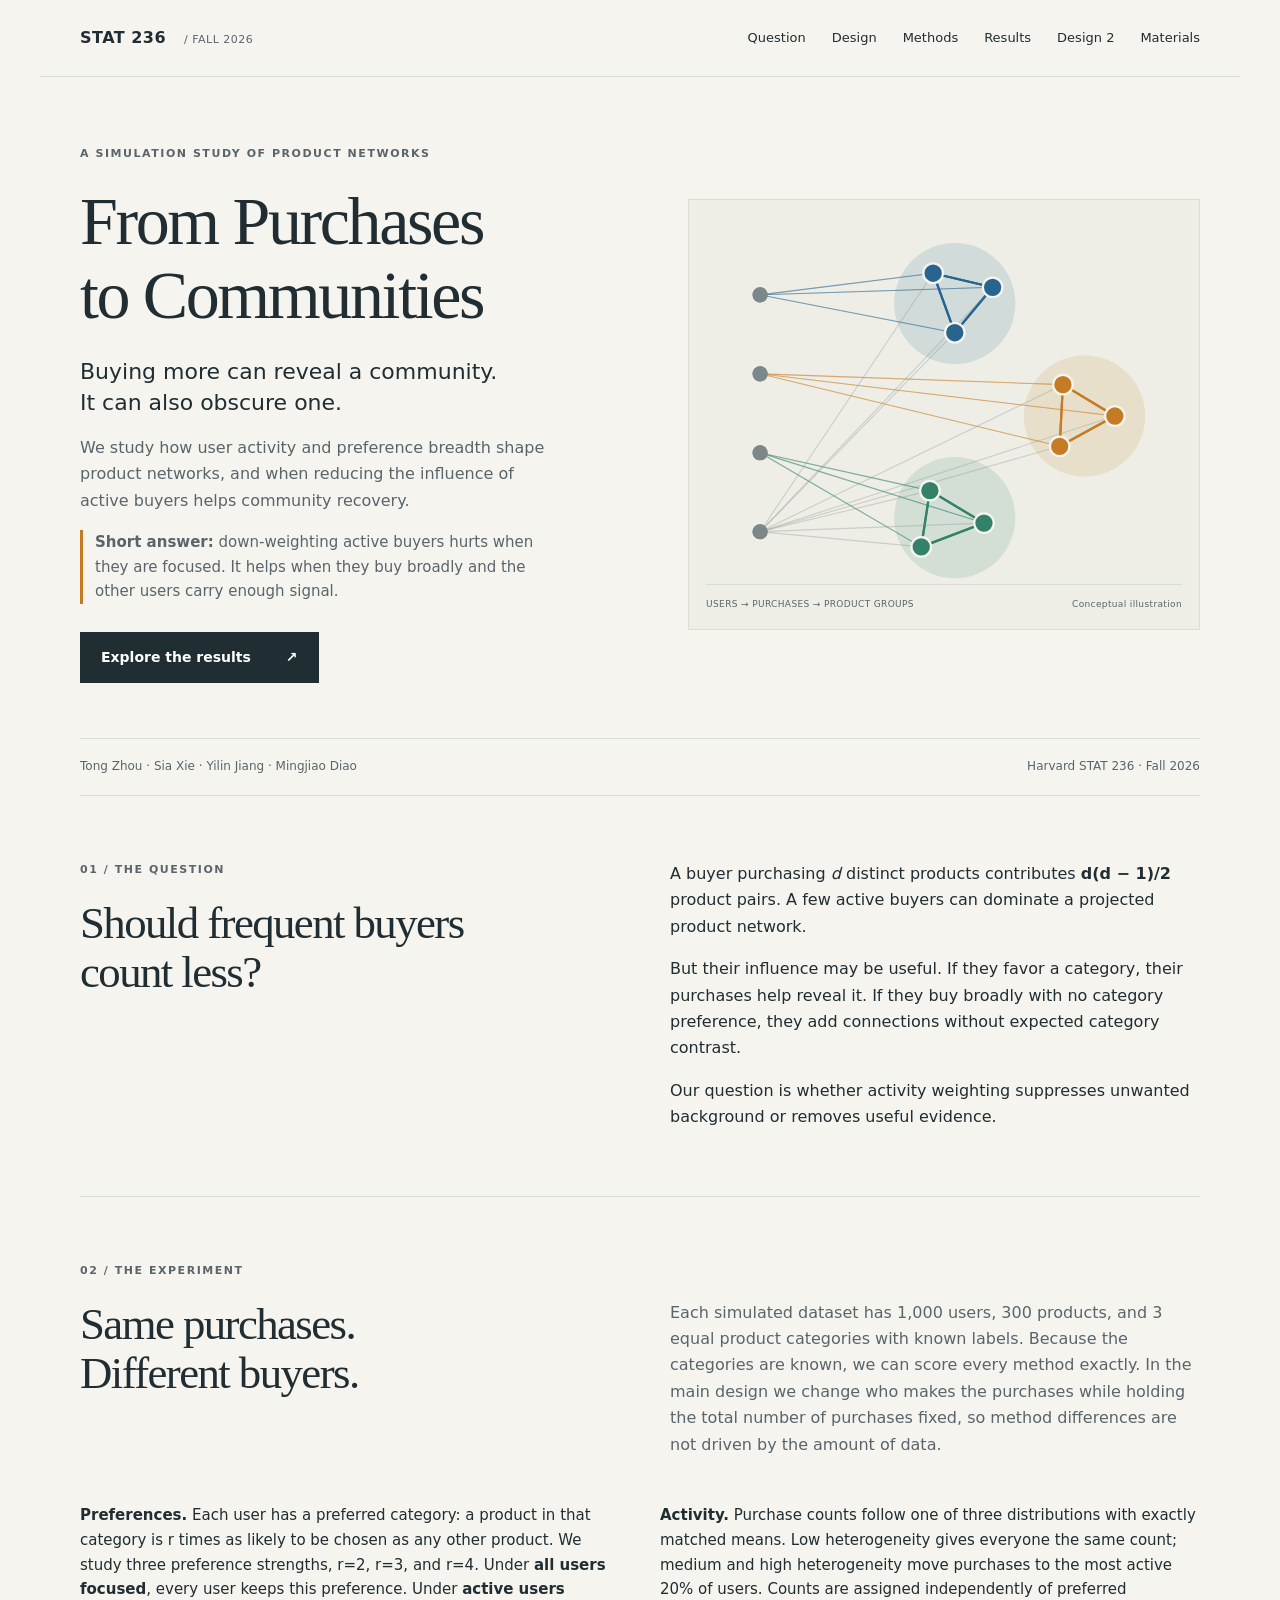
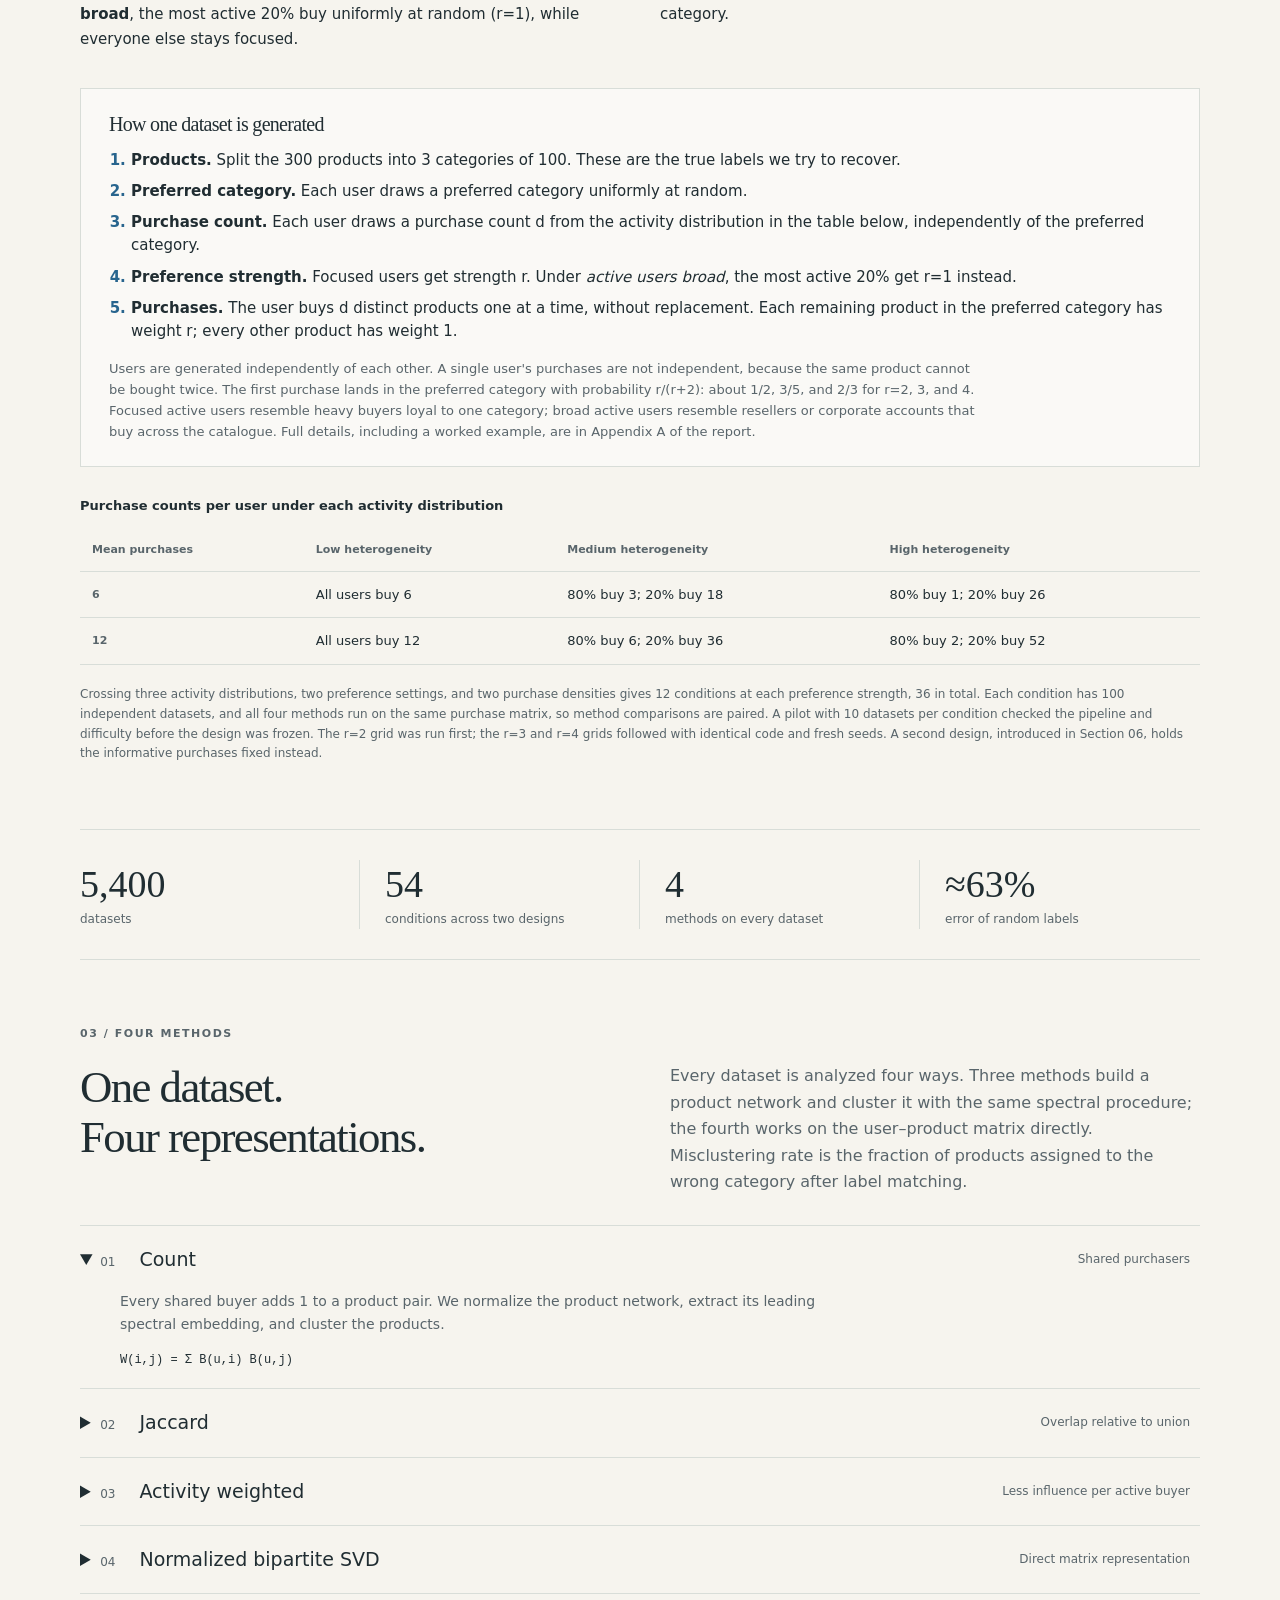
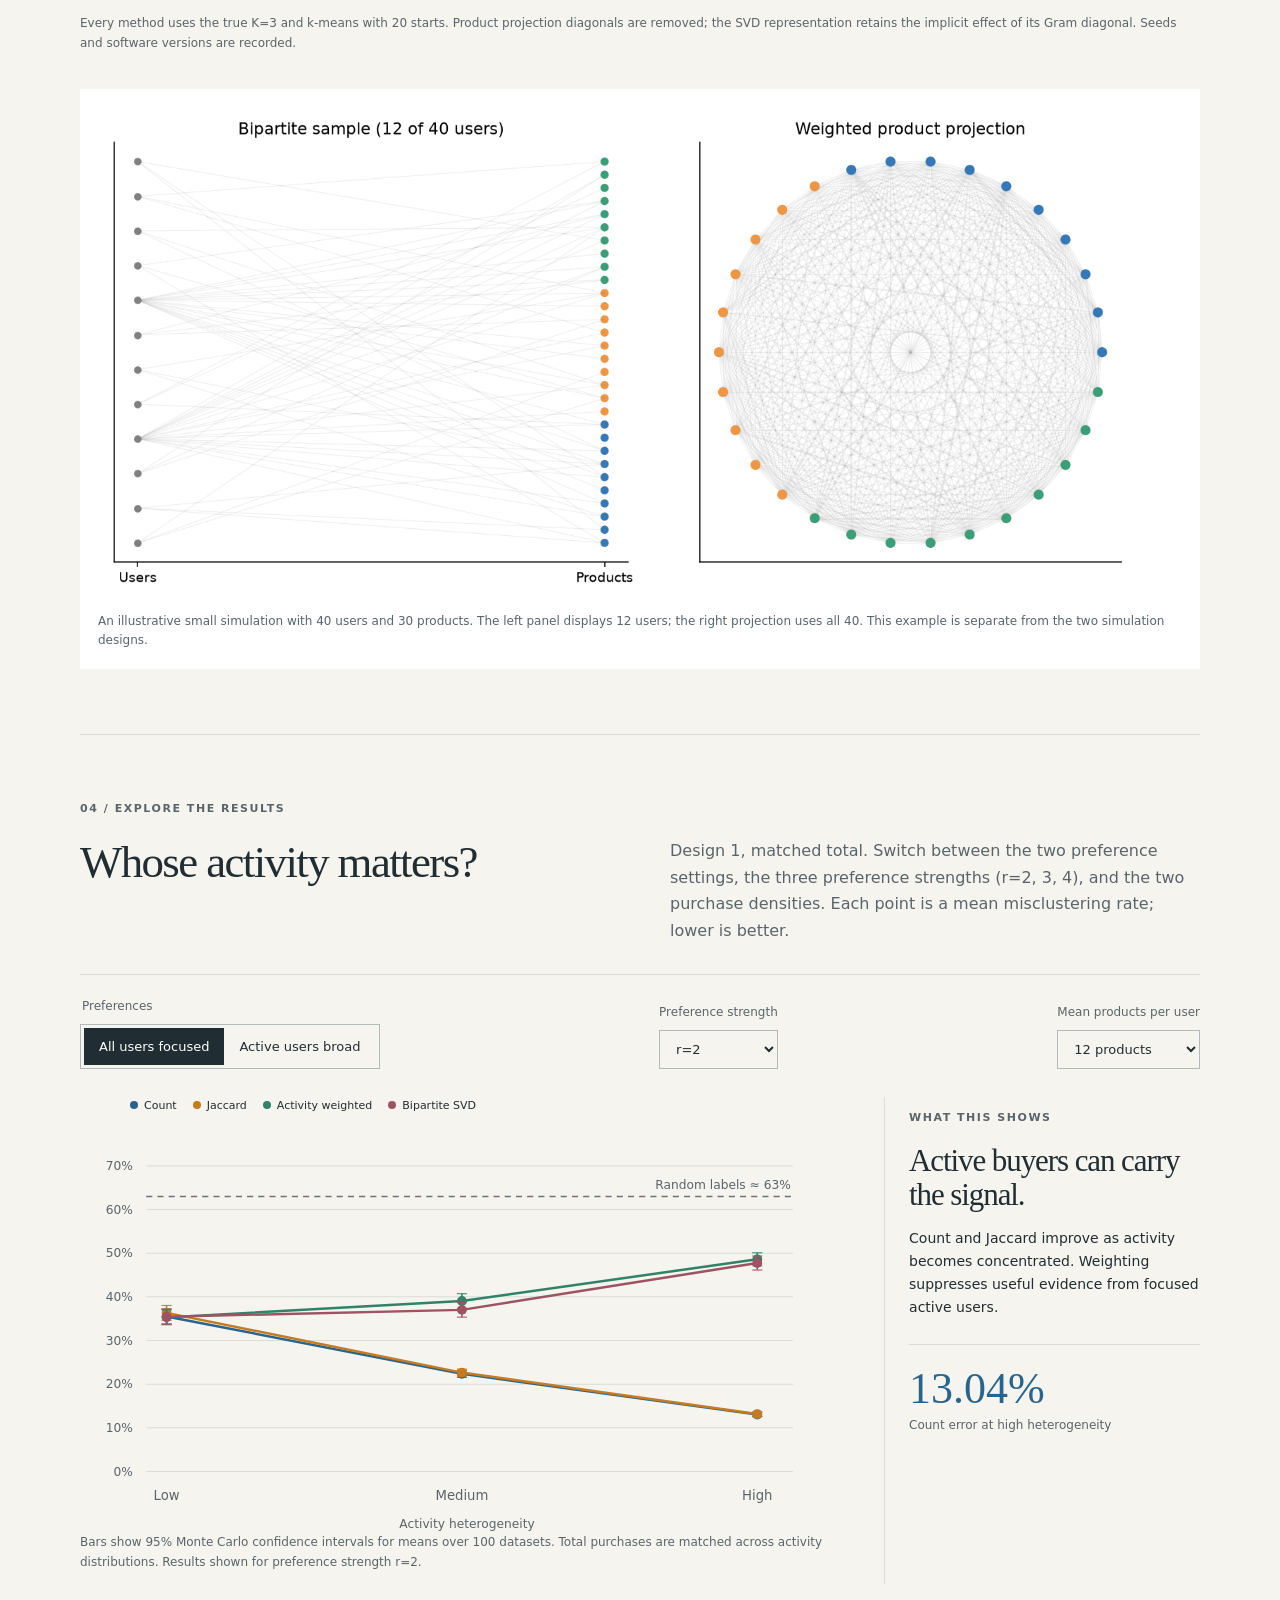
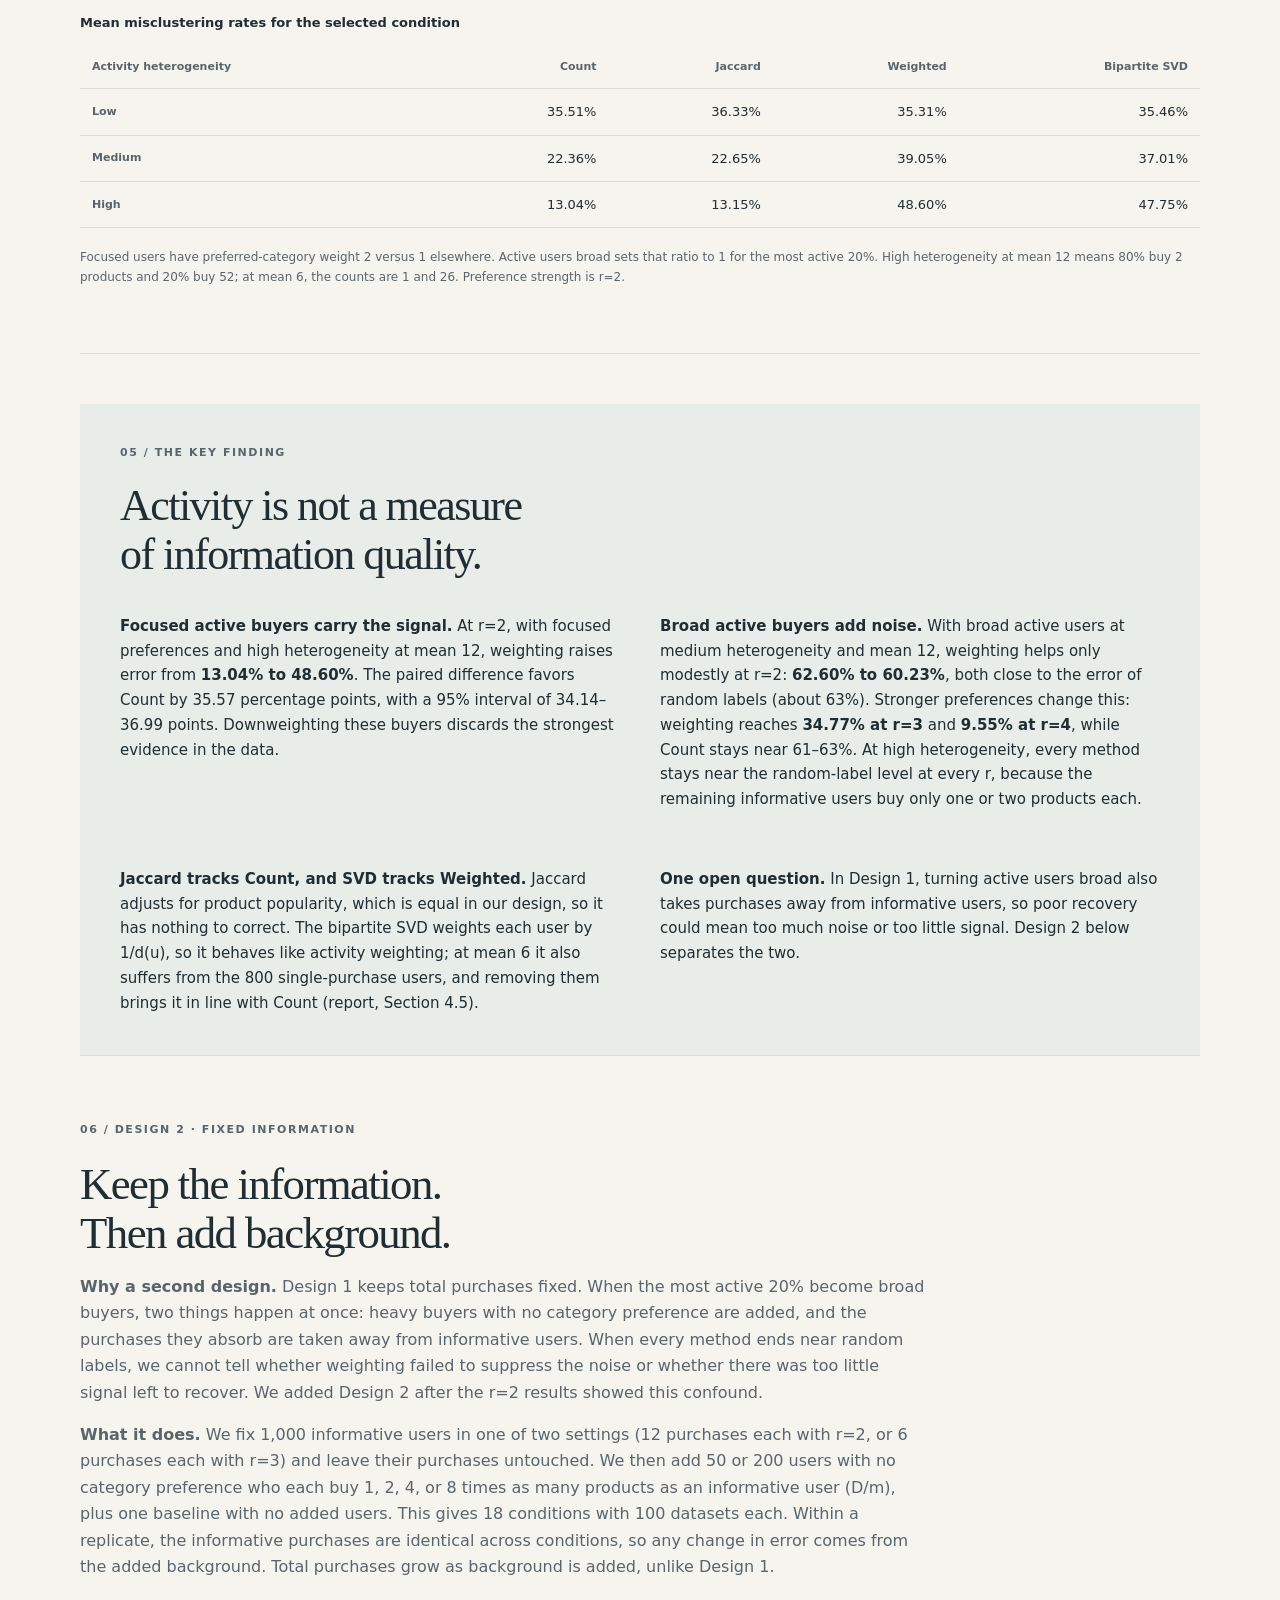
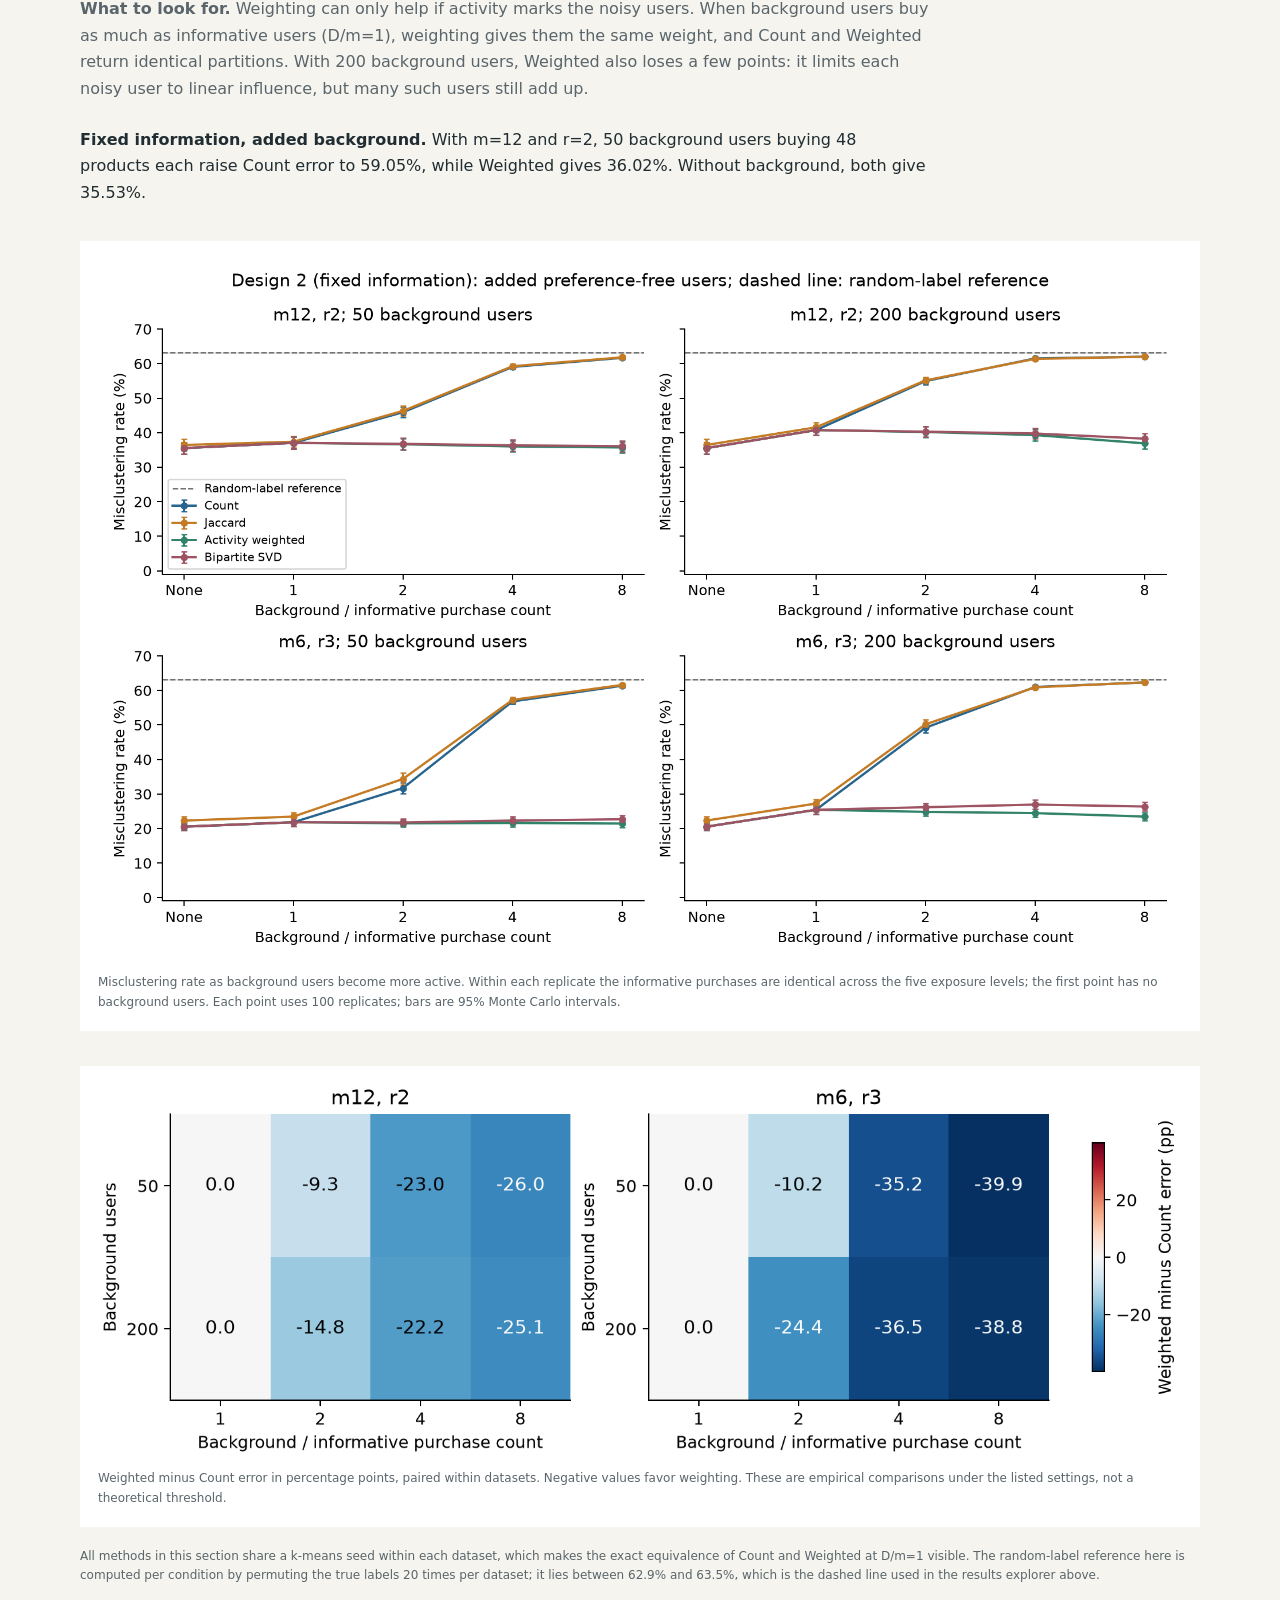
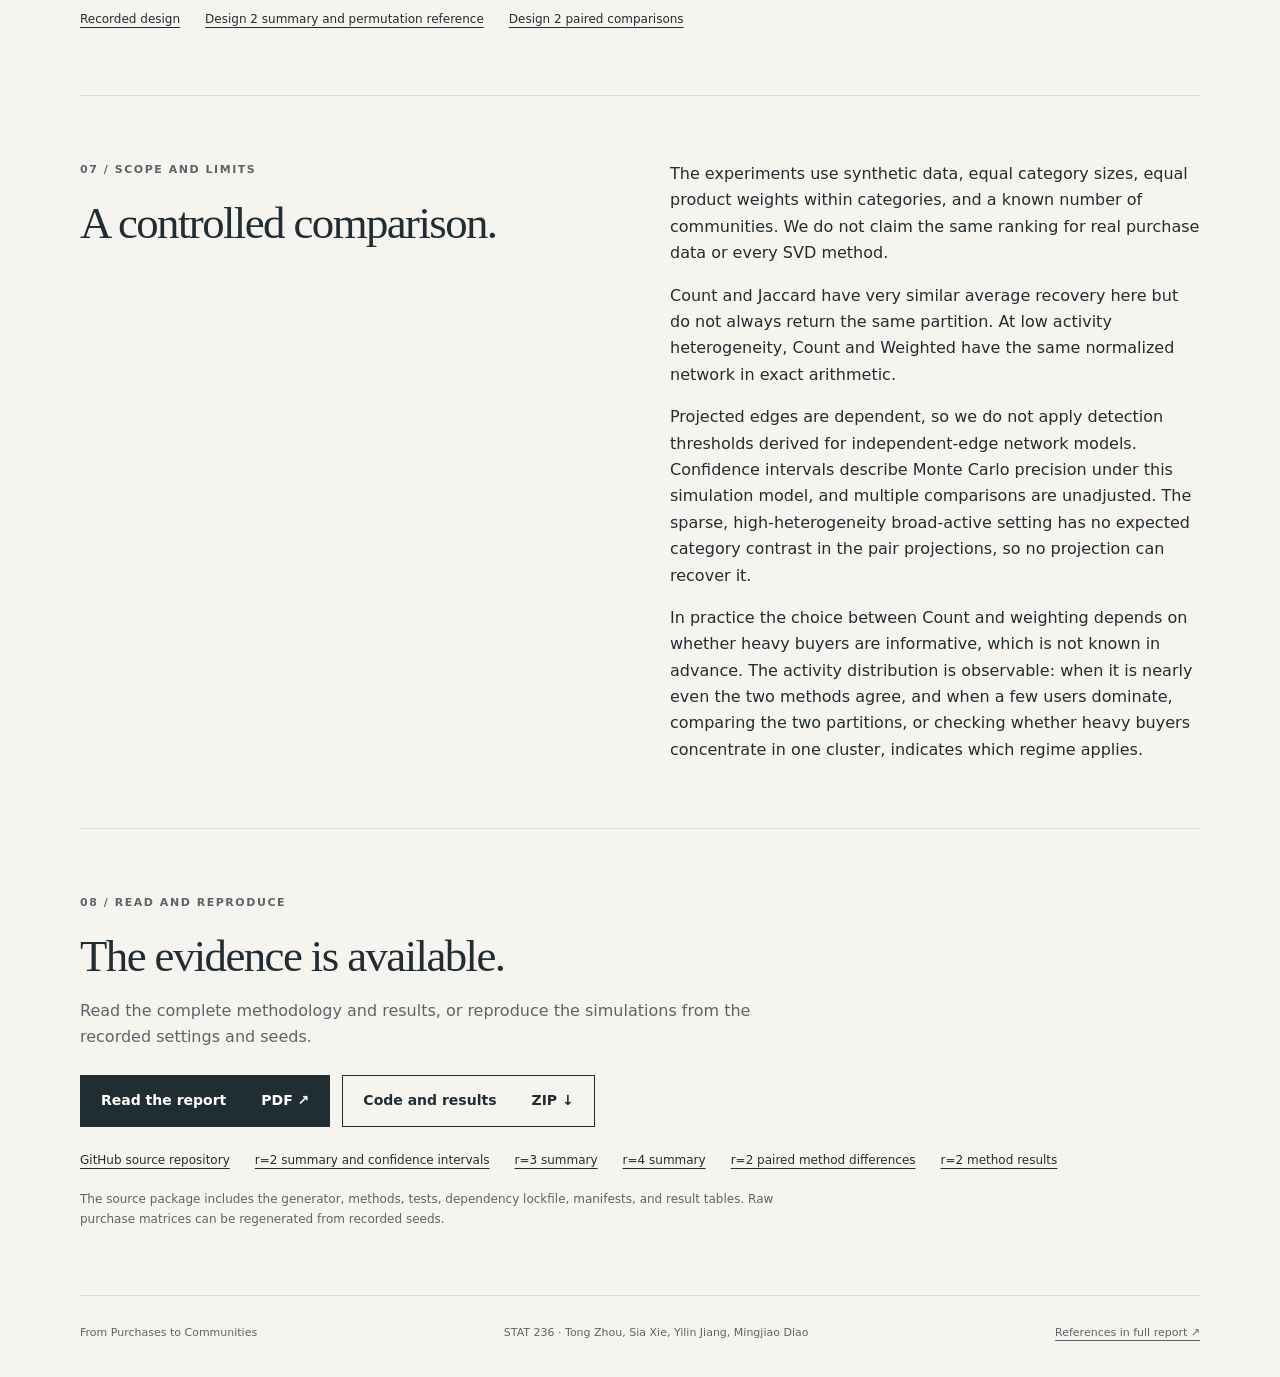
<file: TONG_ZHOU/Tong Zhou_Sia Xie_Yilin Jiang_Mingjiao Diao_From Purchases to Communities _ STAT 236.html>
<!DOCTYPE html>
<!-- saved from url=(0039)https://diaomj668.github.io/236project/ -->
<html lang="en"><head><meta http-equiv="Content-Type" content="text/html; charset=UTF-8">
<meta name="viewport" content="width=device-width,initial-scale=1">
<title>From Purchases to Communities | STAT 236</title>
<meta name="description" content="A controlled simulation study of how user activity and preference breadth affect product community recovery.">
<link rel="stylesheet" href="./Tong Zhou_Sia Xie_Yilin Jiang_Mingjiao Diao_From Purchases to Communities _ STAT 236_files/styles.css">
<link rel="icon" type="image/svg+xml" href="https://diaomj668.github.io/236project/assets/favicon.svg">
</head>
<body>
<a class="skip" href="https://diaomj668.github.io/236project/#main">Skip to content</a>
<header><a class="wordmark" href="https://diaomj668.github.io/236project/#">STAT 236 <span>/ FALL 2026</span></a><nav aria-label="Main navigation"><a href="https://diaomj668.github.io/236project/#question">Question</a><a href="https://diaomj668.github.io/236project/#design">Design</a><a href="https://diaomj668.github.io/236project/#methods">Methods</a><a href="https://diaomj668.github.io/236project/#results">Results</a><a href="https://diaomj668.github.io/236project/#supplement">Design 2</a><a href="https://diaomj668.github.io/236project/#materials">Materials</a></nav></header>
<main id="main">
<section class="hero">
<div><p class="eyebrow">A SIMULATION STUDY OF PRODUCT NETWORKS</p><h1>From Purchases<br>to Communities</h1><p class="lead">Buying more can reveal a community.<br>It can also obscure one.</p><p>We study how user activity and preference breadth shape product networks, and when reducing the influence of active buyers helps community recovery.</p><p class="hero-answer"><strong>Short answer:</strong> down-weighting active buyers hurts when they are focused. It helps when they buy broadly and the other users carry enough signal.</p><a class="button" href="https://diaomj668.github.io/236project/#results">Explore the results <span aria-hidden="true">↗</span></a></div>
<div class="hero-graphic"><svg viewBox="0 0 440 340" role="img" aria-labelledby="network-title network-desc"><title id="network-title">Illustration of purchases becoming a product network</title><desc id="network-desc">Users connect to purchased products. Shared purchases connect products in three illustrative communities. This is a conceptual diagram, not measured data.</desc><g id="schematic"><circle cx="230" cy="80" r="56" fill="#28658e" fill-opacity="0.07"></circle><line x1="50" y1="72" x2="210" y2="52" stroke="#28658e" stroke-opacity="0.38"></line><line x1="210" y1="52" x2="265" y2="65" stroke="#28658e" stroke-width="2"></line><line x1="210" y1="52" x2="230" y2="107" stroke="#28658e" stroke-width="2"></line><line x1="50" y1="72" x2="265" y2="65" stroke="#28658e" stroke-opacity="0.38"></line><line x1="265" y1="65" x2="230" y2="107" stroke="#28658e" stroke-width="2"></line><line x1="50" y1="72" x2="230" y2="107" stroke="#28658e" stroke-opacity="0.38"></line><circle cx="350" cy="184" r="56" fill="#c47b24" fill-opacity="0.07"></circle><line x1="50" y1="145" x2="330" y2="155" stroke="#c47b24" stroke-opacity="0.38"></line><line x1="330" y1="155" x2="378" y2="184" stroke="#c47b24" stroke-width="2"></line><line x1="330" y1="155" x2="327" y2="212" stroke="#c47b24" stroke-width="2"></line><line x1="50" y1="145" x2="378" y2="184" stroke="#c47b24" stroke-opacity="0.38"></line><line x1="378" y1="184" x2="327" y2="212" stroke="#c47b24" stroke-width="2"></line><line x1="50" y1="145" x2="327" y2="212" stroke="#c47b24" stroke-opacity="0.38"></line><circle cx="230" cy="278" r="56" fill="#328269" fill-opacity="0.07"></circle><line x1="50" y1="218" x2="207" y2="253" stroke="#328269" stroke-opacity="0.38"></line><line x1="207" y1="253" x2="257" y2="283" stroke="#328269" stroke-width="2"></line><line x1="207" y1="253" x2="199" y2="305" stroke="#328269" stroke-width="2"></line><line x1="50" y1="218" x2="257" y2="283" stroke="#328269" stroke-opacity="0.38"></line><line x1="257" y1="283" x2="199" y2="305" stroke="#328269" stroke-width="2"></line><line x1="50" y1="218" x2="199" y2="305" stroke="#328269" stroke-opacity="0.38"></line><line x1="50" y1="291" x2="210" y2="52" stroke="#939d99" stroke-opacity="0.22"></line><line x1="50" y1="291" x2="265" y2="65" stroke="#939d99" stroke-opacity="0.22"></line><line x1="50" y1="291" x2="230" y2="107" stroke="#939d99" stroke-opacity="0.22"></line><line x1="50" y1="291" x2="330" y2="155" stroke="#939d99" stroke-opacity="0.22"></line><line x1="50" y1="291" x2="378" y2="184" stroke="#939d99" stroke-opacity="0.22"></line><line x1="50" y1="291" x2="327" y2="212" stroke="#939d99" stroke-opacity="0.22"></line><line x1="50" y1="291" x2="207" y2="253" stroke="#939d99" stroke-opacity="0.22"></line><line x1="50" y1="291" x2="257" y2="283" stroke="#939d99" stroke-opacity="0.22"></line><line x1="50" y1="291" x2="199" y2="305" stroke="#939d99" stroke-opacity="0.22"></line><circle cx="50" cy="72" r="7" fill="#7b8788"></circle><circle cx="50" cy="145" r="7" fill="#7b8788"></circle><circle cx="50" cy="218" r="7" fill="#7b8788"></circle><circle cx="50" cy="291" r="7" fill="#7b8788"></circle><circle cx="210" cy="52" r="9" fill="#28658e" stroke="#f6f4ee" stroke-width="2"></circle><circle cx="265" cy="65" r="9" fill="#28658e" stroke="#f6f4ee" stroke-width="2"></circle><circle cx="230" cy="107" r="9" fill="#28658e" stroke="#f6f4ee" stroke-width="2"></circle><circle cx="330" cy="155" r="9" fill="#c47b24" stroke="#f6f4ee" stroke-width="2"></circle><circle cx="378" cy="184" r="9" fill="#c47b24" stroke="#f6f4ee" stroke-width="2"></circle><circle cx="327" cy="212" r="9" fill="#c47b24" stroke="#f6f4ee" stroke-width="2"></circle><circle cx="207" cy="253" r="9" fill="#328269" stroke="#f6f4ee" stroke-width="2"></circle><circle cx="257" cy="283" r="9" fill="#328269" stroke="#f6f4ee" stroke-width="2"></circle><circle cx="199" cy="305" r="9" fill="#328269" stroke="#f6f4ee" stroke-width="2"></circle></g></svg><div class="graphic-label"><span>USERS → PURCHASES → PRODUCT GROUPS</span><span>Conceptual illustration</span></div></div>
</section>
<div class="byline">Tong Zhou · Sia Xie · Yilin Jiang · Mingjiao Diao <span>Harvard STAT 236 · Fall 2026</span></div>
<section id="question" class="section split"><div><p class="eyebrow">01 / THE QUESTION</p><h2>Should frequent buyers<br>count less?</h2></div><div class="prose"><p>A buyer purchasing <em>d</em> distinct products contributes <strong>d(d − 1)/2</strong> product pairs. A few active buyers can dominate a projected product network.</p><p>But their influence may be useful. If they favor a category, their purchases help reveal it. If they buy broadly with no category preference, they add connections without expected category contrast.</p><p>Our question is whether activity weighting suppresses unwanted background or removes useful evidence.</p></div></section>
<section id="design" class="section"><p class="eyebrow">02 / THE EXPERIMENT</p><div class="section-top"><h2>Same purchases.<br>Different buyers.</h2><p>Each simulated dataset has 1,000 users, 300 products, and 3 equal product categories with known labels. Because the categories are known, we can score every method exactly. In the main design we change who makes the purchases while holding the total number of purchases fixed, so method differences are not driven by the amount of data.</p></div>
<div class="takeaway-grid design-grid design-first"><p><strong>Preferences.</strong> Each user has a preferred category: a product in that category is r times as likely to be chosen as any other product. We study three preference strengths, r=2, r=3, and r=4. Under <strong>all users focused</strong>, every user keeps this preference. Under <strong>active users broad</strong>, the most active 20% buy uniformly at random (r=1), while everyone else stays focused.</p><p><strong>Activity.</strong> Purchase counts follow one of three distributions with exactly matched means. Low heterogeneity gives everyone the same count; medium and high heterogeneity move purchases to the most active 20% of users. Counts are assigned independently of preferred category.</p></div>
<div class="dgp-box"><h3>How one dataset is generated</h3><ol class="dgp-steps"><li><strong>Products.</strong> Split the 300 products into 3 categories of 100. These are the true labels we try to recover.</li><li><strong>Preferred category.</strong> Each user draws a preferred category uniformly at random.</li><li><strong>Purchase count.</strong> Each user draws a purchase count d from the activity distribution in the table below, independently of the preferred category.</li><li><strong>Preference strength.</strong> Focused users get strength r. Under <em>active users broad</em>, the most active 20% get r=1 instead.</li><li><strong>Purchases.</strong> The user buys d distinct products one at a time, without replacement. Each remaining product in the preferred category has weight r; every other product has weight 1.</li></ol><p class="dgp-foot">Users are generated independently of each other. A single user's purchases are not independent, because the same product cannot be bought twice. The first purchase lands in the preferred category with probability r/(r+2): about 1/2, 3/5, and 2/3 for r=2, 3, and 4. Focused active users resemble heavy buyers loyal to one category; broad active users resemble resellers or corporate accounts that buy across the catalogue. Full details, including a worked example, are in Appendix A of the report.</p></div>
<div class="table-scroll"><table class="design-table"><caption>Purchase counts per user under each activity distribution</caption><thead><tr><th scope="col">Mean purchases</th><th scope="col">Low heterogeneity</th><th scope="col">Medium heterogeneity</th><th scope="col">High heterogeneity</th></tr></thead><tbody><tr><th scope="row">6</th><td>All users buy 6</td><td>80% buy 3; 20% buy 18</td><td>80% buy 1; 20% buy 26</td></tr><tr><th scope="row">12</th><td>All users buy 12</td><td>80% buy 6; 20% buy 36</td><td>80% buy 2; 20% buy 52</td></tr></tbody></table></div>
<p class="note">Crossing three activity distributions, two preference settings, and two purchase densities gives 12 conditions at each preference strength, 36 in total. Each condition has 100 independent datasets, and all four methods run on the same purchase matrix, so method comparisons are paired. A pilot with 10 datasets per condition checked the pipeline and difficulty before the design was frozen. The r=2 grid was run first; the r=3 and r=4 grids followed with identical code and fresh seeds. A second design, introduced in Section 06, holds the informative purchases fixed instead.</p>
</section>
<section class="design-strip" aria-label="Experimental design"><div><strong>5,400</strong><span>datasets</span></div><div><strong>54</strong><span>conditions across two designs</span></div><div><strong>4</strong><span>methods on every dataset</span></div><div><strong>≈63%</strong><span>error of random labels</span></div></section>
<section id="methods" class="section"><p class="eyebrow">03 / FOUR METHODS</p><div class="section-top"><h2>One dataset.<br>Four representations.</h2><p>Every dataset is analyzed four ways. Three methods build a product network and cluster it with the same spectral procedure; the fourth works on the user–product matrix directly. Misclustering rate is the fraction of products assigned to the wrong category after label matching.</p></div><div class="method-list">
<details open=""><summary><span>01</span> Count <small>Shared purchasers</small></summary><p>Every shared buyer adds 1 to a product pair. We normalize the product network, extract its leading spectral embedding, and cluster the products.</p><code>W(i,j) = Σ B(u,i) B(u,j)</code></details>
<details><summary><span>02</span> Jaccard <small>Overlap relative to union</small></summary><p>Shared buyers are divided by buyers of either product. This adjusts overlap for product purchasing frequency, then uses the same spectral procedure.</p><code>W(i,j) = shared / (buyers(i) + buyers(j) − shared)</code></details>
<details><summary><span>03</span> Activity weighted <small>Less influence per active buyer</small></summary><p>A user who buys d products contributes 1/(d−1) to each pair. Their total pair weight grows linearly instead of quadratically. Users buying fewer than two products contribute no pairs.</p><code>W(i,j) = Σ B(u,i) B(u,j) / (d(u) − 1)</code></details>
<details><summary><span>04</span> Normalized bipartite SVD <small>Direct matrix representation</small></summary><p>We normalize the user-product matrix by user and product degrees, extract its leading three right singular vectors, normalize embedding rows, and cluster products. This is a baseline inspired by bipartite spectral co-clustering, not a reproduction of a published algorithm. Because M<sup>T</sup>M weights each user by 1/d(u), it is itself an activity-weighted projection.</p><code>M = Du^(−1/2) B Dp^(−1/2)</code></details></div>
<p class="note">Every method uses the true K=3 and k-means with 20 starts. Product projection diagonals are removed; the SVD representation retains the implicit effect of its Gram diagonal. Seeds and software versions are recorded.</p>
<figure class="network-example"><img src="./Tong Zhou_Sia Xie_Yilin Jiang_Mingjiao Diao_From Purchases to Communities _ STAT 236_files/network_example.png" width="1540" height="700" loading="lazy" alt="An illustrative small bipartite purchase network and its weighted product projection, with products colored by true category."><figcaption>An illustrative small simulation with 40 users and 30 products. The left panel displays 12 users; the right projection uses all 40. This example is separate from the two simulation designs.</figcaption></figure></section>
<section id="results" class="section"><p class="eyebrow">04 / EXPLORE THE RESULTS</p><div class="section-top"><h2>Whose activity matters?</h2><p>Design 1, matched total. Switch between the two preference settings, the three preference strengths (r=2, 3, 4), and the two purchase densities. Each point is a mean misclustering rate; lower is better.</p></div>
<div class="controls"><fieldset><legend>Preferences</legend><div class="segmented"><button type="button" data-pref="focused" aria-pressed="true">All users focused</button><button type="button" data-pref="broad_active" aria-pressed="false">Active users broad</button></div></fieldset><label class="density">Preference strength<select id="strength"><option value="2">r=2</option><option value="3">r=3</option><option value="4">r=4</option></select></label><label class="density">Mean products per user<select id="density"><option value="12">12 products</option><option value="6">6 products</option></select></label></div>
<div class="chart-layout"><div class="plot"><div class="legend"><span style="--color:#28658e">Count</span><span style="--color:#c47b24">Jaccard</span><span style="--color:#328269">Activity weighted</span><span style="--color:#9e5362">Bipartite SVD</span></div><svg id="recovery" viewBox="0 0 760 410" role="img" aria-labelledby="chart-title chart-desc"><title id="chart-title">Mean misclustering rates</title><desc id="chart-desc">r=2; mean 12 purchases per user; all users have focused preferences. low heterogeneity: count 35.51 percent, jaccard 36.33 percent, weighted 35.31 percent, bipartite_svd 35.46 percent. medium heterogeneity: count 22.36 percent, jaccard 22.65 percent, weighted 39.05 percent, bipartite_svd 37.01 percent. high heterogeneity: count 13.04 percent, jaccard 13.15 percent, weighted 48.60 percent, bipartite_svd 47.75 percent</desc><g><line x1="65" x2="700" y1="350" y2="350" stroke="#d8ddd8" stroke-width="1"></line><text x="52" y="354" text-anchor="end" fill="#59656b" font-size="12">0%</text><line x1="65" x2="700" y1="307.1428571428571" y2="307.1428571428571" stroke="#d8ddd8" stroke-width="1"></line><text x="52" y="311.1428571428571" text-anchor="end" fill="#59656b" font-size="12">10%</text><line x1="65" x2="700" y1="264.2857142857143" y2="264.2857142857143" stroke="#d8ddd8" stroke-width="1"></line><text x="52" y="268.2857142857143" text-anchor="end" fill="#59656b" font-size="12">20%</text><line x1="65" x2="700" y1="221.42857142857142" y2="221.42857142857142" stroke="#d8ddd8" stroke-width="1"></line><text x="52" y="225.42857142857142" text-anchor="end" fill="#59656b" font-size="12">30%</text><line x1="65" x2="700" y1="178.57142857142856" y2="178.57142857142856" stroke="#d8ddd8" stroke-width="1"></line><text x="52" y="182.57142857142856" text-anchor="end" fill="#59656b" font-size="12">40%</text><line x1="65" x2="700" y1="135.71428571428572" y2="135.71428571428572" stroke="#d8ddd8" stroke-width="1"></line><text x="52" y="139.71428571428572" text-anchor="end" fill="#59656b" font-size="12">50%</text><line x1="65" x2="700" y1="92.85714285714283" y2="92.85714285714283" stroke="#d8ddd8" stroke-width="1"></line><text x="52" y="96.85714285714283" text-anchor="end" fill="#59656b" font-size="12">60%</text><line x1="65" x2="700" y1="50" y2="50" stroke="#d8ddd8" stroke-width="1"></line><text x="52" y="54" text-anchor="end" fill="#59656b" font-size="12">70%</text><line x1="65" x2="700" y1="80" y2="80" stroke="#6b7378" stroke-width="1.4" stroke-dasharray="6 5"></line><text x="698" y="73" text-anchor="end" fill="#59656b" font-size="12">Random labels ≈ 63%</text><text x="85" y="378" text-anchor="middle" fill="#59656b" font-size="13">Low</text><text x="375" y="378" text-anchor="middle" fill="#59656b" font-size="13">Medium</text><text x="665" y="378" text-anchor="middle" fill="#59656b" font-size="13">High</text><text x="380" y="406" text-anchor="middle" fill="#59656b" font-size="12">Activity heterogeneity</text><path d="M85,197.79999999999998 L375,254.15714285714284 L665,294.12857142857143" fill="none" stroke="#28658e" stroke-width="2.4"></path><line x1="85" x2="85" y1="205.19626760758217" y2="190.4037323924178" stroke="#28658e" stroke-width="1.5"></line><line x1="80" x2="90" y1="205.19626760758217" y2="205.19626760758217" stroke="#28658e"></line><line x1="80" x2="90" y1="190.4037323924178" y2="190.4037323924178" stroke="#28658e"></line><circle cx="85" cy="197.79999999999998" r="4.8" fill="#28658e"><title>count, low: 35.51%, 95% CI 33.79–37.24%</title></circle><line x1="375" x2="375" y1="257.49606784992744" y2="250.81821786435825" stroke="#28658e" stroke-width="1.5"></line><line x1="370" x2="380" y1="257.49606784992744" y2="257.49606784992744" stroke="#28658e"></line><line x1="370" x2="380" y1="250.81821786435825" y2="250.81821786435825" stroke="#28658e"></line><circle cx="375" cy="254.15714285714284" r="4.8" fill="#28658e"><title>count, medium: 22.36%, 95% CI 21.58–23.14%</title></circle><line x1="665" x2="665" y1="296.30078833025095" y2="291.9563545268919" stroke="#28658e" stroke-width="1.5"></line><line x1="660" x2="670" y1="296.30078833025095" y2="296.30078833025095" stroke="#28658e"></line><line x1="660" x2="670" y1="291.9563545268919" y2="291.9563545268919" stroke="#28658e"></line><circle cx="665" cy="294.12857142857143" r="4.8" fill="#28658e"><title>count, high: 13.04%, 95% CI 12.53–13.54%</title></circle><path d="M85,194.28571428571428 L375,252.9142857142857 L665,293.65714285714284" fill="none" stroke="#c47b24" stroke-width="2.4"></path><line x1="85" x2="85" y1="201.59028965091014" y2="186.9811389205184" stroke="#c47b24" stroke-width="1.5"></line><line x1="80" x2="90" y1="201.59028965091014" y2="201.59028965091014" stroke="#c47b24"></line><line x1="80" x2="90" y1="186.9811389205184" y2="186.9811389205184" stroke="#c47b24"></line><circle cx="85" cy="194.28571428571428" r="4.8" fill="#c47b24"><title>jaccard, low: 36.33%, 95% CI 34.63–38.04%</title></circle><line x1="375" x2="375" y1="256.30263278532107" y2="249.5259386432503" stroke="#c47b24" stroke-width="1.5"></line><line x1="370" x2="380" y1="256.30263278532107" y2="256.30263278532107" stroke="#c47b24"></line><line x1="370" x2="380" y1="249.5259386432503" y2="249.5259386432503" stroke="#c47b24"></line><circle cx="375" cy="252.9142857142857" r="4.8" fill="#c47b24"><title>jaccard, medium: 22.65%, 95% CI 21.86–23.44%</title></circle><line x1="665" x2="665" y1="295.81301727693494" y2="291.50126843735075" stroke="#c47b24" stroke-width="1.5"></line><line x1="660" x2="670" y1="295.81301727693494" y2="295.81301727693494" stroke="#c47b24"></line><line x1="660" x2="670" y1="291.50126843735075" y2="291.50126843735075" stroke="#c47b24"></line><circle cx="665" cy="293.65714285714284" r="4.8" fill="#c47b24"><title>jaccard, high: 13.15%, 95% CI 12.64–13.65%</title></circle><path d="M85,198.68571428571428 L375,182.64285714285714 L665,141.7" fill="none" stroke="#328269" stroke-width="2.4"></path><line x1="85" x2="85" y1="205.95952301841203" y2="191.41190555301657" stroke="#328269" stroke-width="1.5"></line><line x1="80" x2="90" y1="205.95952301841203" y2="205.95952301841203" stroke="#328269"></line><line x1="80" x2="90" y1="191.41190555301657" y2="191.41190555301657" stroke="#328269"></line><circle cx="85" cy="198.68571428571428" r="4.8" fill="#328269"><title>weighted, low: 35.31%, 95% CI 33.61–37.00%</title></circle><line x1="375" x2="375" y1="189.78170735968033" y2="175.50400692603398" stroke="#328269" stroke-width="1.5"></line><line x1="370" x2="380" y1="189.78170735968033" y2="189.78170735968033" stroke="#328269"></line><line x1="370" x2="380" y1="175.50400692603398" y2="175.50400692603398" stroke="#328269"></line><circle cx="375" cy="182.64285714285714" r="4.8" fill="#328269"><title>weighted, medium: 39.05%, 95% CI 37.38–40.72%</title></circle><line x1="665" x2="665" y1="148.07355282641046" y2="135.32644717358951" stroke="#328269" stroke-width="1.5"></line><line x1="660" x2="670" y1="148.07355282641046" y2="148.07355282641046" stroke="#328269"></line><line x1="660" x2="670" y1="135.32644717358951" y2="135.32644717358951" stroke="#328269"></line><circle cx="665" cy="141.7" r="4.8" fill="#328269"><title>weighted, high: 48.60%, 95% CI 47.12–50.09%</title></circle><path d="M85,198.04285714285714 L375,191.37142857142854 L665,145.35714285714286" fill="none" stroke="#9e5362" stroke-width="2.4"></path><line x1="85" x2="85" y1="205.37224062579372" y2="190.7134736599206" stroke="#9e5362" stroke-width="1.5"></line><line x1="80" x2="90" y1="205.37224062579372" y2="205.37224062579372" stroke="#9e5362"></line><line x1="80" x2="90" y1="190.7134736599206" y2="190.7134736599206" stroke="#9e5362"></line><circle cx="85" cy="198.04285714285714" r="4.8" fill="#9e5362"><title>bipartite_svd, low: 35.46%, 95% CI 33.75–37.17%</title></circle><line x1="375" x2="375" y1="198.49349503472538" y2="184.24936210813172" stroke="#9e5362" stroke-width="1.5"></line><line x1="370" x2="380" y1="198.49349503472538" y2="198.49349503472538" stroke="#9e5362"></line><line x1="370" x2="380" y1="184.24936210813172" y2="184.24936210813172" stroke="#9e5362"></line><circle cx="375" cy="191.37142857142854" r="4.8" fill="#9e5362"><title>bipartite_svd, medium: 37.01%, 95% CI 35.35–38.68%</title></circle><line x1="665" x2="665" y1="152.21215316389151" y2="138.50213255039418" stroke="#9e5362" stroke-width="1.5"></line><line x1="660" x2="670" y1="152.21215316389151" y2="152.21215316389151" stroke="#9e5362"></line><line x1="660" x2="670" y1="138.50213255039418" y2="138.50213255039418" stroke="#9e5362"></line><circle cx="665" cy="145.35714285714286" r="4.8" fill="#9e5362"><title>bipartite_svd, high: 47.75%, 95% CI 46.15–49.35%</title></circle></g></svg><p class="caption" id="chart-caption">Bars show 95% Monte Carlo confidence intervals for means over 100 datasets. Total purchases are matched across activity distributions. Results shown for preference strength r=2.</p></div><aside class="finding" aria-live="polite"><span class="eyebrow">WHAT THIS SHOWS</span><h3 id="finding-title">Active buyers can carry the signal.</h3><p id="finding-text">Count and Jaccard improve as activity becomes concentrated. Weighting suppresses useful evidence from focused active users.</p><div class="stat"><strong id="finding-stat">13.04%</strong><span id="finding-stat-label">Count error at high heterogeneity</span></div></aside></div>
<div class="table-scroll"><table><caption>Mean misclustering rates for the selected condition</caption><thead><tr><th scope="col">Activity heterogeneity</th><th scope="col">Count</th><th scope="col">Jaccard</th><th scope="col">Weighted</th><th scope="col">Bipartite SVD</th></tr></thead><tbody id="result-table"><tr><th scope="row">Low</th><td title="95% MC CI: 33.79–37.24%">35.51%</td><td title="95% MC CI: 34.63–38.04%">36.33%</td><td title="95% MC CI: 33.61–37.00%">35.31%</td><td title="95% MC CI: 33.75–37.17%">35.46%</td></tr><tr><th scope="row">Medium</th><td title="95% MC CI: 21.58–23.14%">22.36%</td><td title="95% MC CI: 21.86–23.44%">22.65%</td><td title="95% MC CI: 37.38–40.72%">39.05%</td><td title="95% MC CI: 35.35–38.68%">37.01%</td></tr><tr><th scope="row">High</th><td title="95% MC CI: 12.53–13.54%">13.04%</td><td title="95% MC CI: 12.64–13.65%">13.15%</td><td title="95% MC CI: 47.12–50.09%">48.60%</td><td title="95% MC CI: 46.15–49.35%">47.75%</td></tr></tbody></table></div>
<p class="note" id="preference-note">Focused users have preferred-category weight 2 versus 1 elsewhere. Active users broad sets that ratio to 1 for the most active 20%. High heterogeneity at mean 12 means 80% buy 2 products and 20% buy 52; at mean 6, the counts are 1 and 26. Preference strength is r=2.</p>
</section>
<section class="takeaway section"><p class="eyebrow">05 / THE KEY FINDING</p><h2>Activity is not a measure<br>of information quality.</h2><div class="takeaway-grid"><p><strong>Focused active buyers carry the signal.</strong> At r=2, with focused preferences and high heterogeneity at mean 12, weighting raises error from <strong>13.04% to 48.60%</strong>. The paired difference favors Count by 35.57 percentage points, with a 95% interval of 34.14–36.99 points. Downweighting these buyers discards the strongest evidence in the data.</p><p><strong>Broad active buyers add noise.</strong> With broad active users at medium heterogeneity and mean 12, weighting helps only modestly at r=2: <strong>62.60% to 60.23%</strong>, both close to the error of random labels (about 63%). Stronger preferences change this: weighting reaches <strong>34.77% at r=3</strong> and <strong>9.55% at r=4</strong>, while Count stays near 61–63%. At high heterogeneity, every method stays near the random-label level at every r, because the remaining informative users buy only one or two products each.</p><p><strong>Jaccard tracks Count, and SVD tracks Weighted.</strong> Jaccard adjusts for product popularity, which is equal in our design, so it has nothing to correct. The bipartite SVD weights each user by 1/d(u), so it behaves like activity weighting; at mean 6 it also suffers from the 800 single-purchase users, and removing them brings it in line with Count (report, Section 4.5).</p><p><strong>One open question.</strong> In Design 1, turning active users broad also takes purchases away from informative users, so poor recovery could mean too much noise or too little signal. Design 2 below separates the two.</p></div></section>
<section id="supplement" class="section"><p class="eyebrow">06 / DESIGN 2 · FIXED INFORMATION</p><h2>Keep the information.<br>Then add background.</h2><p class="supplement-intro"><strong>Why a second design.</strong> Design 1 keeps total purchases fixed. When the most active 20% become broad buyers, two things happen at once: heavy buyers with no category preference are added, and the purchases they absorb are taken away from informative users. When every method ends near random labels, we cannot tell whether weighting failed to suppress the noise or whether there was too little signal left to recover. We added Design 2 after the r=2 results showed this confound.</p><p class="supplement-intro"><strong>What it does.</strong> We fix 1,000 informative users in one of two settings (12 purchases each with r=2, or 6 purchases each with r=3) and leave their purchases untouched. We then add 50 or 200 users with no category preference who each buy 1, 2, 4, or 8 times as many products as an informative user (D/m), plus one baseline with no added users. This gives 18 conditions with 100 datasets each. Within a replicate, the informative purchases are identical across conditions, so any change in error comes from the added background. Total purchases grow as background is added, unlike Design 1.</p><p class="supplement-intro"><strong>What to look for.</strong> Weighting can only help if activity marks the noisy users. When background users buy as much as informative users (D/m=1), weighting gives them the same weight, and Count and Weighted return identical partitions. With 200 background users, Weighted also loses a few points: it limits each noisy user to linear influence, but many such users still add up.</p><div id="supplement-findings"><p><strong>Fixed information, added background.</strong> With m=12 and r=2, 50 background users buying 48 products each raise Count error to 59.05%, while Weighted gives 36.02%. Without background, both give 35.53%.</p></div><figure class="network-example"><img src="./Tong Zhou_Sia Xie_Yilin Jiang_Mingjiao Diao_From Purchases to Communities _ STAT 236_files/separation_recovery.png" loading="lazy" alt="Community recovery when the same informative purchase matrix is retained and uniform background users are added."><figcaption>Misclustering rate as background users become more active. Within each replicate the informative purchases are identical across the five exposure levels; the first point has no background users. Each point uses 100 replicates; bars are 95% Monte Carlo intervals.</figcaption></figure><figure class="network-example"><img src="./Tong Zhou_Sia Xie_Yilin Jiang_Mingjiao Diao_From Purchases to Communities _ STAT 236_files/separation_differences.png" loading="lazy" alt="Heatmaps of paired Weighted minus Count error differences for two informative-user settings."><figcaption>Weighted minus Count error in percentage points, paired within datasets. Negative values favor weighting. These are empirical comparisons under the listed settings, not a theoretical threshold.</figcaption></figure><p class="note">All methods in this section share a k-means seed within each dataset, which makes the exact equivalence of Count and Weighted at D/m=1 visible. The random-label reference here is computed per condition by permuting the true labels 20 times per dataset; it lies between 62.9% and 63.5%, which is the dashed line used in the results explorer above.</p><div class="data-links"><a href="https://diaomj668.github.io/236project/assets/supplement/design.json">Recorded design</a><a href="https://diaomj668.github.io/236project/assets/supplement/separation_summary.csv" download="">Design 2 summary and permutation reference</a><a href="https://diaomj668.github.io/236project/assets/supplement/separation_paired.csv" download="">Design 2 paired comparisons</a></div></section>
<section class="section split"><div><p class="eyebrow">07 / SCOPE AND LIMITS</p><h2>A controlled comparison.</h2></div><div class="prose"><p>The experiments use synthetic data, equal category sizes, equal product weights within categories, and a known number of communities. We do not claim the same ranking for real purchase data or every SVD method.</p><p>Count and Jaccard have very similar average recovery here but do not always return the same partition. At low activity heterogeneity, Count and Weighted have the same normalized network in exact arithmetic.</p><p>Projected edges are dependent, so we do not apply detection thresholds derived for independent-edge network models. Confidence intervals describe Monte Carlo precision under this simulation model, and multiple comparisons are unadjusted. The sparse, high-heterogeneity broad-active setting has no expected category contrast in the pair projections, so no projection can recover it.</p><p>In practice the choice between Count and weighting depends on whether heavy buyers are informative, which is not known in advance. The activity distribution is observable: when it is nearly even the two methods agree, and when a few users dominate, comparing the two partitions, or checking whether heavy buyers concentrate in one cluster, indicates which regime applies.</p></div></section>
<section id="materials" class="section materials"><p class="eyebrow">08 / READ AND REPRODUCE</p><h2>The evidence is available.</h2><p>Read the complete methodology and results, or reproduce the simulations from the recorded settings and seeds.</p><div class="downloads"><a class="button" href="https://diaomj668.github.io/236project/assets/report.pdf">Read the report <span>PDF ↗</span></a><a class="button secondary" href="https://diaomj668.github.io/236project/assets/reproducibility.zip" download="">Code and results <span>ZIP ↓</span></a></div><div class="data-links"><a href="https://github.com/diaomj668/236project">GitHub source repository</a><a href="https://diaomj668.github.io/236project/assets/summary.csv" download="">r=2 summary and confidence intervals</a><a href="https://diaomj668.github.io/236project/assets/supplement/sensitivity_summary.csv" download="">r=3 summary</a><a href="https://diaomj668.github.io/236project/assets/supplement/sensitivity_r4_summary.csv" download="">r=4 summary</a><a href="https://diaomj668.github.io/236project/assets/paired_differences.csv" download="">r=2 paired method differences</a><a href="https://diaomj668.github.io/236project/assets/results.csv" download="">r=2 method results</a></div><p class="note">The source package includes the generator, methods, tests, dependency lockfile, manifests, and result tables. Raw purchase matrices can be regenerated from recorded seeds.</p></section>
</main>
<footer><span>From Purchases to Communities</span><span>STAT 236 · Tong Zhou, Sia Xie, Yilin Jiang, Mingjiao Diao</span><a href="https://diaomj668.github.io/236project/assets/report.pdf">References in full report ↗</a></footer>
<script src="./Tong Zhou_Sia Xie_Yilin Jiang_Mingjiao Diao_From Purchases to Communities _ STAT 236_files/data.js"></script><script src="./Tong Zhou_Sia Xie_Yilin Jiang_Mingjiao Diao_From Purchases to Communities _ STAT 236_files/app.js"></script>

</body></html>
</file>
<file: FAYE_FANG/html/style.css>
/* A light product page. The pictures stay dark. The chrome does not. */
:root {
  --bg: #f5f5f7;
  --paper: #ffffff;
  --ink: #1d1d1f;
  --ink-2: #6e6e73;
  --line: #d2d2d7;
  --fill: #e8e8ed;
  --stage: #1d1d1f;
  --stage-ink: #f5f5f7;
  --stage-dim: #a1a1a6;
  --blue: #0071e3;
  --sans: -apple-system, BlinkMacSystemFont, "SF Pro Text", "SF Pro Display", "Helvetica Neue", sans-serif;
  color-scheme: light;
}
* { box-sizing: border-box; }
html { scroll-behavior: smooth; }
body {
  margin: 0;
  background: var(--bg);
  color: var(--ink);
  font-family: var(--sans);
  font-size: 17px;
  line-height: 1.47;
  letter-spacing: -0.01em;
  -webkit-font-smoothing: antialiased;
}
.rack { max-width: none; margin: 0; padding: 0; display: grid; gap: 0; }
.unit {
  background: transparent;
  border: 0;
  box-shadow: none;
  border-radius: 0;
  padding: 84px max(24px, calc((100% - 1080px) / 2)) 36px;
  display: grid;
  gap: 28px;
  min-width: 0;
}
.unit:nth-child(even) { background: var(--paper); }
.unit > * { min-width: 0; }
.byline {
  display: flex; flex-wrap: wrap; justify-content: space-between; gap: 6px 20px;
  font-size: 15px; color: var(--ink-2);
}
h1, h2 { font-family: var(--sans); font-weight: 600; margin: 0; text-wrap: balance; }
h1 { font-size: clamp(40px, 6vw, 64px); line-height: 1.05; letter-spacing: -0.035em; }
h2 { font-size: clamp(28px, 4vw, 40px); line-height: 1.1; letter-spacing: -0.025em; }
p { margin: 0; max-width: 40rem; }
.lede { font-size: 21px; line-height: 1.4; color: var(--ink-2); font-weight: 400; letter-spacing: -0.015em; }
.track { font-size: 12px; font-weight: 600; letter-spacing: .08em; text-transform: uppercase; color: var(--ink-2); margin-bottom: 8px; }
.head { display: grid; gap: 12px; max-width: 40rem; }
.note { font-size: 14px; color: var(--ink-2); }
strong { font-weight: 600; }
a { color: var(--blue); text-underline-offset: 3px; }

.screen { background: transparent; color: inherit; border-radius: 0; box-shadow: none; min-width: 0; }
.hero-grid { display: grid; grid-template-columns: minmax(0, 1.15fr) minmax(0, 0.9fr); gap: 12px; align-items: stretch; }
.hero-grid > * { min-width: 0; max-width: 100%; }
.deck { container-type: inline-size; overflow: hidden; }
.net-wrap { position: relative; width: 100%; aspect-ratio: 1.05 / 1; background: var(--stage); border-radius: 22px; overflow: hidden; }
#net { position: absolute; inset: 0; width: 100%; height: 100%; display: block; cursor: crosshair; touch-action: pan-y; }
.net-tip {
  position: absolute; pointer-events: none; font-size: 12px; font-weight: 500;
  background: rgba(255,255,255,.92); color: var(--ink); padding: 4px 8px; border-radius: 8px;
  transform: translate(10px, -28px); white-space: nowrap;
  box-shadow: 0 4px 16px rgba(0,0,0,.16);
}
.net-label { position: absolute; left: 16px; top: 14px; font-size: 12px; font-weight: 500; color: var(--stage-dim); pointer-events: none; }

.card {
  padding: 22px 22px 18px; display: grid; gap: 16px; align-content: start;
  background: var(--paper); color: var(--ink); border-radius: 28px;
  box-shadow: 0 8px 30px rgba(0,0,0,.05);
}
.unit:nth-child(odd) .card { background: var(--paper); }
.card h3 { margin: 0; font-weight: 600; font-size: 17px; letter-spacing: -0.02em; color: var(--ink); }
.card .dim { color: var(--ink-2); font-size: 13px; }
.facts { display: grid; grid-template-columns: 1fr 1fr; gap: 14px 12px; }
.fact b { display: block; font-size: 28px; font-weight: 600; line-height: 1.1; letter-spacing: -0.03em; font-variant-numeric: tabular-nums; }
.fact span { font-size: 12px; color: var(--ink-2); }
.mini { display: grid; gap: 8px; font-size: 13px; }
.mini-row { display: grid; grid-template-columns: 96px 1fr 48px; gap: 8px; align-items: center; font-variant-numeric: tabular-nums; }
.mini-track { height: 6px; background: var(--fill); border-radius: 99px; overflow: hidden; }
.mini-fill { height: 100%; background: var(--ink); border-radius: 99px; transition: width .35s; }
.mini-num { text-align: right; font-size: 12px; font-variant-numeric: tabular-nums; }
.stations { width: 100%; border-collapse: collapse; font-size: 13px; font-variant-numeric: tabular-nums; }
.stations th, .stations td { text-align: right; padding: 6px 0; border-top: 1px solid var(--line); font-weight: 400; color: var(--ink); }
.stations th:first-child, .stations td:first-child { text-align: left; }
.stations th { color: var(--ink-2); font-size: 12px; font-weight: 500; border-top: 0; }
.stations tr.on td { color: var(--blue); font-weight: 600; }
.ghost {
  font: 500 13px/1 var(--sans); color: var(--ink); background: var(--fill);
  border: 0; border-radius: 980px; padding: 8px 12px; cursor: pointer;
}
.ghost:hover { background: #dedee3; }

.deck {
  background: #141416;
  color: #f5f5f7;
  border-radius: 28px;
  padding: 16px;
  box-shadow: 0 24px 60px rgba(0,0,0,.18);
}
.player-top, .eq-live { display: flex; align-items: center; }
.player-top { justify-content: space-between; gap: 12px; font-size: 12px; font-weight: 600; letter-spacing: .08em; text-transform: uppercase; color: #a1a1a6; }
.player-top b { color: #ffb454; letter-spacing: 0; text-transform: none; font-size: 15px; }
.eq-live { gap: 2px; height: 14px; }
.eq-live i { width: 3px; height: 4px; background: #ffb454; border-radius: 2px; animation: eq-bounce .8s ease-in-out infinite alternate; }
.eq-live i:nth-child(2) { animation-delay: .15s; }
.eq-live i:nth-child(3) { animation-delay: .3s; }
@keyframes eq-bounce { to { height: 14px; } }
.transport { display: flex; justify-content: center; align-items: center; gap: 18px; }
.transport-btn {
  width: 42px; height: 42px; border: 0; border-radius: 50%; padding: 0;
  background: transparent; color: #f5f5f7; cursor: pointer; display: grid; place-items: center;
}
.transport-btn svg { width: 22px; height: 22px; fill: currentColor; }
.transport-btn.play { width: 58px; height: 58px; background: #fff; color: #141416; }
.transport-btn.play svg { width: 26px; height: 26px; margin-left: 2px; }
.transport-btn:hover { transform: scale(1.04); }
.dial { position: relative; height: 46px; }
.dial-scale { position: absolute; left: 0; right: 0; top: 12px; height: 4px; background: #3a3a3c; border-radius: 4px; }
.play-fill { position: absolute; left: 0; top: 12px; height: 4px; width: 12.5%; background: #ff5a2b; border-radius: 4px; transition: width .55s cubic-bezier(.2,.8,.2,1); }
.dial-nums span { position: absolute; top: 24px; transform: translateX(-50%); font-size: 10px; color: #8e8e93; white-space: nowrap; }
.dial-needle {
  position: absolute; top: 8px; width: 12px; height: 12px; left: 12.5%;
  background: #fff; border-radius: 50%; box-shadow: 0 0 0 4px #ff5a2b66;
  transition: left .55s cubic-bezier(.2,.8,.2,1); transform: translateX(-6px);
}
.presets { display: grid; grid-template-columns: repeat(4, minmax(0, 1fr)); gap: 8px; }
.preset, .pill { font-family: var(--sans); cursor: pointer; }
.preset {
  background: #2c2c2e; color: #f5f5f7; border: 0; border-radius: 12px;
  padding: 11px 6px; font-size: 13px; font-weight: 600;
}
.preset[aria-pressed="true"] { background: var(--c, #ffb454); color: #141416; }
.deck .status { font-size: 15px; line-height: 1.45; min-height: 3em; color: #f5f5f7; }
.deck .readout { display: flex; flex-wrap: wrap; gap: 8px 18px; font-size: 12px; color: #a1a1a6; }
.deck .readout b { color: #ffb454; font-weight: 600; font-variant-numeric: tabular-nums; }
.deck .screen.card { background: #f3eee6; color: #1d1d1f; box-shadow: none; }
.deck .card h3, .deck .fact b, .deck .stations td { color: #1d1d1f; }
.deck .card .dim, .deck .fact span, .deck .stations th, .deck .mini-num { color: #6d645c; }
.deck .stations th, .deck .stations td { border-top-color: #e4ddd4; }
.deck .stations tr.on td { color: #c45c28; font-weight: 650; }
.deck .mini-track { background: #e4ddd4; }
.deck .mini-fill { background: #1d1d1f; }
.deck .ghost { background: #1d1d1f; color: #f6f3ee; }
.deck .ghost:hover { background: #2c2c2e; }
.deck .fact b { font-size: 22px; }
.deck .card { padding: 14px 14px 12px; gap: 10px; }
.deck .stations { font-size: 12.5px; }
.net-wrap { max-height: 36vh; }
.transport-btn.play { width: 48px; height: 48px; }
.scrolly-graphic.deck { max-height: calc(100vh - 20px); overflow: auto; }
.deck .ctl-label, .deck .note, .deck .fader-ends, .deck .say-label, .deck #eqNote, .deck #toyNote, .deck #ruleNote { color: #c7c7cc; }
.deck .answer, .deck .callout, .deck .guess-num { color: #f5f5f7; }
.deck .controls:has(.pill) { background: #2c2c2e; }
.deck .pill { color: #f5f5f7; }
.deck .pill[aria-pressed="true"] { background: #f5f5f7; color: #141416; }
.deck #rules { background: transparent; }
.deck #rules .pill { background: #2c2c2e; color: #f5f5f7; }
.deck #rules .pill[aria-pressed="true"] { background: #ffb454; color: #141416; }
.deck .btn { background: #ff5a2b; color: #fff; }
.deck .btn:hover { background: #ff6a40; }
.deck .btn.alt { background: #2c2c2e; color: #f5f5f7; }
.deck .btn.alt:hover { background: #3a3a3c; }
.deck .say { background: #1c1c1f; box-shadow: none; }
.deck .scale-line, .deck .tick { background: #5c5c60; }
.deck .tick span { color: #a1a1a6; }
.deck input[type="range"]::-webkit-slider-runnable-track { background: #3a3a3c; }
.deck input[type="range"]::-moz-range-track { background: #3a3a3c; }
#fader::-webkit-slider-runnable-track { height: 6px; background: #3a3a3c; border-radius: 6px; }
#fader::-moz-range-track { height: 6px; background: #3a3a3c; border-radius: 6px; }
#fader::-webkit-slider-thumb { width: 14px; height: 26px; margin-top: -10px; border-radius: 4px; background: #f3eee6; box-shadow: 0 1px 4px rgba(0,0,0,.35); }
#fader::-moz-range-thumb { width: 14px; height: 26px; border-radius: 4px; background: #f3eee6; }

.controls { display: flex; flex-wrap: wrap; gap: 8px; align-items: center; }
.pill {
  background: transparent; border: 0; color: var(--ink); padding: 8px 12px;
  font-size: 13px; font-weight: 600; border-radius: 980px;
}
.controls:has(.pill) {
  background: var(--fill); padding: 4px; border-radius: 980px; width: fit-content; gap: 2px;
}
.controls:has(.pill) .ctl-label { padding-left: 10px; }
.pill[aria-pressed="true"] { background: var(--paper); box-shadow: 0 1px 4px rgba(0,0,0,.12); }
#rules { width: auto; max-width: 100%; background: transparent; padding: 0; border-radius: 0; gap: 8px; }
#rules .pill { background: var(--fill); }
#rules .pill[aria-pressed="true"] { background: var(--ink); color: #fff; box-shadow: none; }
.btn {
  font-family: var(--sans); font-size: 15px; font-weight: 500; cursor: pointer;
  border-radius: 980px; border: 0; padding: 11px 18px; background: var(--blue); color: #fff;
}
.btn:hover { background: #0077ed; }
.btn:active { transform: scale(.98); }
.btn.alt { background: var(--fill); color: var(--ink); }
.btn.alt:hover { background: #dedee3; }
.btn:disabled { opacity: .4; cursor: default; }
button:focus-visible, input:focus-visible, a:focus-visible, canvas:focus-visible { outline: 2px solid var(--blue); outline-offset: 3px; }
.ctl-label { font-size: 13px; font-weight: 500; color: var(--ink-2); }

input[type="range"] { -webkit-appearance: none; appearance: none; width: 100%; height: 28px; background: transparent; cursor: pointer; margin: 0; }
input[type="range"]::-webkit-slider-runnable-track { height: 4px; background: var(--line); border-radius: 4px; }
input[type="range"]::-moz-range-track { height: 4px; background: var(--line); border-radius: 4px; }
input[type="range"]::-webkit-slider-thumb {
  -webkit-appearance: none; width: 22px; height: 22px; margin-top: -9px; border: 0; border-radius: 50%;
  background: #fff; box-shadow: 0 1px 4px rgba(0,0,0,.18), 0 0 0 .5px rgba(0,0,0,.08);
}
input[type="range"]::-moz-range-thumb {
  width: 22px; height: 22px; border: 0; border-radius: 50%;
  background: #fff; box-shadow: 0 1px 4px rgba(0,0,0,.18), 0 0 0 .5px rgba(0,0,0,.08);
}
input[type="range"]:focus, input[type="range"]:focus-visible { outline: none; }

.guess-num { font-weight: 600; font-size: clamp(56px, 8vw, 84px); letter-spacing: -0.045em; font-variant-numeric: tabular-nums; line-height: 1; }
.scale { position: relative; height: 146px; margin: 8px 16px 0; }
.scale-line { position: absolute; left: 0; right: 0; top: 72px; height: 2px; background: var(--line); border-radius: 2px; }
.tick { position: absolute; top: 68px; width: 1px; height: 10px; background: var(--line); }
.tick span { position: absolute; top: 12px; left: 50%; transform: translateX(-50%); font-size: 11px; color: var(--ink-2); font-variant-numeric: tabular-nums; }
.mark { position: absolute; top: 66px; width: 12px; height: 12px; border-radius: 50%; transform: translateX(-6px) scale(0); border: 2px solid #fff; box-shadow: 0 1px 4px rgba(0,0,0,.2); transition: transform .5s cubic-bezier(.2,.8,.2,1); }
.mark.show { transform: translateX(-6px) scale(1); }
.mark em { position: absolute; left: 50%; transform: translateX(-50%); font-style: normal; font-size: 11px; font-weight: 600; line-height: 1.25; text-align: center; }
.mark em b { display: block; font-weight: 600; }
.mark.you { top: 62px; width: 2px; height: 22px; border-radius: 2px; border: 0; box-shadow: none; background: var(--blue); transform: translateX(-1px) scale(1); }
.answer { font-size: 19px; letter-spacing: -0.02em; }

.chart { display: block; width: 100%; height: auto; }
.chart-wrap, .screen:has(#hist) { background: var(--stage); border-radius: 28px; padding: 8px; }
#hist { display: block; width: 100%; height: clamp(260px, 34vw, 360px); border-radius: 22px; }
.chart text { fill: var(--stage-dim); font-family: var(--sans); font-size: 12px; }
.chart .strong { fill: var(--stage-ink); }
.split { display: grid; grid-template-columns: minmax(0, 1fr) minmax(0, 1fr); gap: 16px; }
.split.linked { grid-template-columns: minmax(0, 1fr) minmax(0, 1fr); }
.say { padding: 16px 18px; display: grid; gap: 8px; background: var(--paper); border-radius: 20px; box-shadow: 0 8px 30px rgba(0,0,0,.05); }
.unit:nth-child(even) .say { background: var(--bg); box-shadow: none; }
.say-bar { display: flex; height: 10px; gap: 2px; background: transparent; border-radius: 99px; overflow: hidden; }
.say-bar i { display: block; background: var(--c, var(--ink)); min-width: 0; border-radius: 99px; transition: flex-grow .08s linear; }
.say-label { font-size: 13px; color: var(--ink-2); }
.callout { font-size: 21px; font-weight: 600; letter-spacing: -0.02em; min-height: 2.6em; }
.fader-ends { display: flex; justify-content: space-between; gap: 16px; font-size: 12px; color: var(--ink-2); }
.fader-ends span:last-child { text-align: right; }

.notes { display: grid; grid-template-columns: repeat(3, minmax(0, 1fr)); gap: 28px; }
.notes h3 { margin: 0 0 8px; font-size: 17px; font-weight: 600; letter-spacing: -0.02em; }
.notes ul { margin: 0; padding-left: 18px; font-size: 15px; color: var(--ink-2); display: grid; gap: 8px; }
.notes li { padding-left: 2px; }
.table-wrap { overflow-x: auto; }
.settings { width: 100%; border-collapse: collapse; font-size: 15px; min-width: 560px; }
.settings th, .settings td { text-align: left; padding: 12px 16px 12px 0; border-top: 1px solid var(--line); vertical-align: top; }
.settings th { font-size: 12px; font-weight: 600; letter-spacing: .04em; text-transform: uppercase; color: var(--ink-2); border-top: 0; }
.foot { font-size: 12px; color: var(--ink-2); display: flex; flex-wrap: wrap; justify-content: space-between; gap: 8px 20px; padding-top: 8px; }

.scrolly, .scrolly-pin { display: grid; grid-template-columns: minmax(240px, 320px) minmax(0, 1fr); gap: 36px; align-items: center; }
.scrolly.is-pinned { display: block; position: relative; }
.scrolly-pin { position: sticky; top: 24px; }
.scrolly-steps { padding: 0; display: flex; flex-direction: column; justify-content: center; }
.scrolly-steps.is-clipped { justify-content: flex-start; overflow: hidden; margin: -24px -24px; padding: 24px; box-sizing: content-box; }
.scrolly-track { position: relative; transition: transform .5s cubic-bezier(.2,.7,.2,1); }
.scrolly-graphic { display: grid; gap: 16px; }
.step { padding: 14px 0; display: flex; align-items: center; }
.step-card {
  background: rgba(255,255,255,.45);
  border-radius: 20px;
  padding: 22px 22px 20px;
  opacity: .5;
  cursor: pointer;
  transition: opacity .3s ease, box-shadow .3s ease, background .3s ease;
}
.unit:nth-child(even) .step-card { background: rgba(245,245,247,.8); }
.step.is-active .step-card {
  opacity: 1; cursor: default; background: var(--paper);
  box-shadow: 0 10px 40px rgba(0,0,0,.07);
}
.step-n { font-size: 12px; font-weight: 600; letter-spacing: .06em; text-transform: uppercase; color: var(--ink-2); }
.step-card h3 { font-weight: 600; font-size: 22px; letter-spacing: -0.025em; line-height: 1.2; margin: 8px 0 10px; }
.step-card p { font-size: 15px; line-height: 1.45; color: #3a3a3c; margin: 0; max-width: none; }
.step-card p + p { margin-top: 10px; }
.pulse { animation: soft-pulse 1.2s ease-out 2; border-radius: 16px; }
@keyframes soft-pulse {
  0% { box-shadow: 0 0 0 0 #0071e355; }
  100% { box-shadow: 0 0 0 14px #0071e300; }
}

#question h2 { font-size: clamp(26px, 3.2vw, 36px); max-width: 22em; }
.sketch, .clean { display: grid; gap: 12px; }
.sketch canvas, #sketch { width: 100%; height: auto; background: #141416; border-radius: 24px; display: block; }
.sketch-steps, .clean-steps { display: flex; flex-wrap: wrap; gap: 8px; }
.sketch-steps button, .clean-steps button {
  font: 600 13px/1 var(--sans); border: 0; border-radius: 980px; padding: 8px 12px; cursor: pointer;
  background: var(--fill); color: var(--ink);
}
.sketch-steps button[aria-pressed="true"], .clean-steps button[aria-pressed="true"] { background: var(--ink); color: #fff; }
.sketch-note { color: var(--ink-2); max-width: 46rem; }
.clean-read { display: flex; flex-wrap: wrap; gap: 18px 28px; align-items: baseline; }
.clean-read b { display: block; font-size: clamp(32px, 4vw, 48px); letter-spacing: -0.04em; font-weight: 600; line-height: 1; }
.clean-read span { color: var(--ink-2); font-size: 13px; }
.clean-read p { flex-basis: 100%; color: var(--ink); max-width: 46rem; }

.frame { display: grid; gap: 10px; }
.frame canvas { width: 100%; height: auto; aspect-ratio: 720 / 420; display: block; border-radius: 24px; background: #141416; }
.shot {
  background: #f6f1ea;
  border-radius: 24px;
  padding: 28px 28px 22px;
}
.shot[hidden] { display: none; }
.shot-kicker { font-size: 12px; font-weight: 600; letter-spacing: .08em; text-transform: uppercase; color: #6e6e73; margin: 0 0 10px; }
.shot-link { font-size: clamp(26px, 3vw, 36px); font-weight: 600; letter-spacing: -0.03em; line-height: 1.15; color: #1d1d1f; }
.shot p, .shot figcaption { margin: 14px 0 0; color: #3a3a3c; max-width: 42rem; }
.shot figcaption { color: #6e6e73; font-size: 14px; }
.shot-frame { width: 100%; overflow: hidden; border-radius: 12px; background: #fff; }
.shot-frame img { width: 100%; height: auto; display: block; }
.process { width: 100%; border-collapse: collapse; font-size: 15px; margin-top: 8px; }
.process th, .process td { text-align: left; padding: 12px 14px 12px 0; border-top: 1px solid #e4ddd4; vertical-align: top; }
.process th { font-size: 12px; font-weight: 600; letter-spacing: .04em; text-transform: uppercase; color: #6e6e73; border-top: 0; }
.process td:not(:first-child), .process th:not(:first-child) { text-align: right; font-variant-numeric: tabular-nums; white-space: nowrap; }
.process td:first-child { padding-right: 18px; }
.frame-note { color: var(--ink-2); max-width: 46rem; font-size: 15px; }
.method-details { border-top: 1px solid var(--line); }
.method-details details { border-bottom: 1px solid var(--line); }
.method-details summary { padding: 20px 4px; cursor: pointer; font-weight: 600; }
.method-details summary:focus-visible { outline: 2px solid var(--blue); outline-offset: 3px; border-radius: 4px; }
.method-detail-body { display: grid; gap: 16px; padding: 0 4px 24px; }
.method-detail-body p, .method-detail-body ol { max-width: 46rem; }
.method-detail-body ol { margin: 0; padding-left: 24px; }
.method-detail-body li + li { margin-top: 12px; }
.method-formula { font-family: Georgia, serif; padding: 14px 18px; background: var(--fill); border-radius: 12px; overflow-wrap: anywhere; }
.coordinate-figure { margin: 0; min-width: 0; }
.coordinate-figure a { display: block; background: #fff; border-radius: 12px; overflow: hidden; }
.coordinate-figure img { display: block; width: 100%; height: auto; }
.coordinate-figure figcaption { margin-top: 10px; font-size: 14px; color: var(--ink-2); }
.q-panel {
  background: #f6f1ea; border-radius: 28px; min-height: 340px;
  display: flex; flex-direction: column; justify-content: center; padding: 40px 36px; gap: 14px;
}
.q-kicker { font-size: 12px; font-weight: 600; letter-spacing: .08em; text-transform: uppercase; color: #6e6e73; margin: 0; }
.q-line { font-size: clamp(26px, 3vw, 40px); font-weight: 600; letter-spacing: -0.03em; line-height: 1.2; color: #1d1d1f; margin: 0; max-width: 16em; }
.term { font-family: "Iowan Old Style", "Palatino Linotype", Palatino, Georgia, serif; font-style: italic; font-weight: 500; letter-spacing: 0; }

.rail {
  position: fixed; left: 18px; top: 50%; transform: translateY(-50%); z-index: 40;
  display: flex; align-items: flex-start;
}
.rail-toggle { position: absolute; width: 1px; height: 1px; overflow: hidden; clip: rect(0 0 0 0); }
.rail-list {
  display: grid; list-style: none; margin: 0; padding: 8px; gap: 9px;
  background: transparent; border-radius: 14px;
}
.rail.is-open .rail-list { background: rgba(255,255,255,.94); box-shadow: 0 10px 36px rgba(0,0,0,.1); padding: 12px 14px; }
.rail-list a {
  display: flex; align-items: center; gap: 10px; text-decoration: none; color: var(--ink);
  font-size: 13px; font-weight: 600; min-height: 16px;
}
.rail-list span { max-width: 0; opacity: 0; overflow: hidden; white-space: nowrap; transition: max-width .2s ease, opacity .2s ease; }
.rail.is-open .rail-list span { max-width: 180px; opacity: 1; }
.rail-label { display: none; }
.rail.is-open .rail-label {
  display: block; margin: 8px 0 0; padding-left: 24px;
  font-size: 11px; font-weight: 600; letter-spacing: .06em; text-transform: uppercase; color: #6e6e73;
}
.rail.is-open .rail-sub a { padding-left: 10px; }
.rail-list a i { width: 14px; height: 2px; border-radius: 1px; background: #c8c8cc; flex: none; }
.rail-list a.is-here i { width: 26px; background: #1d1d1f; }
.rail.is-open .rail-list a:hover span { color: #1d1d1f; }

@container (max-width: 680px) {
  .deck .hero-grid { grid-template-columns: minmax(0, 1fr); }
}

@media (max-width: 820px) {
  .unit { padding: 56px 20px 24px; }
  .hero-grid, .split, .notes, .scrolly { grid-template-columns: minmax(0, 1fr); }
  .split.linked { grid-template-columns: minmax(0, 1fr) minmax(0, 1fr); }
  .net-wrap { aspect-ratio: 1 / 1; }
  .scrolly, .scrolly-pin { display: block; }
  .scrolly-pin { position: static; }
  .scrolly-graphic { position: sticky; top: 0; z-index: 2; padding: 8px 0 10px; }
  .scrolly-graphic.deck, .unit:nth-child(even) .scrolly-graphic.deck { background: #141416; }
  .scrolly-steps { padding: 4vh 0 22vh; }
  .step { min-height: 0; padding: 12px 0; }
  .presets { grid-template-columns: 1fr 1fr; }
  .rail { left: 8px; }
  .rail.is-open .rail-list { max-width: 70vw; }
}
@media (prefers-reduced-motion: reduce) {
  html { scroll-behavior: auto; }
  * { transition: none !important; animation: none !important; }
}
</file>
<file: ANNIE/Annie_Zidan_Yinpeng_Aniket_Who Should We Test_ — STAT 236 Research Project_files/style.css>
:root{--ink:#142334;--slate:#556478;--dark:#0c1724;--dark2:#112236;--line:#dce3e4;--paper:#f6f8f5;--teal:#1b9e9a;--mint:#92e2d5;--orange:#d88a56;--serif:Georgia,'Times New Roman',serif;--sans:'Avenir Next','Segoe UI',Inter,Arial,sans-serif}
*{box-sizing:border-box}html{scroll-behavior:smooth;scroll-padding-top:85px}body{margin:0;background:#fafbf9;color:var(--ink);font-family:var(--sans);font-size:16px;-webkit-font-smoothing:antialiased}a{color:inherit}a:hover{text-decoration:none}button,input{font:inherit}button{cursor:pointer}button:focus-visible,a:focus-visible,input:focus-visible{outline:3px solid #55cabb;outline-offset:4px}svg,img{max-width:100%}img{display:block}.shell{max-width:1250px;padding-left:50px;padding-right:50px;margin:0 auto}.sr-only{position:absolute!important;width:1px;height:1px;overflow:hidden;clip:rect(0,0,0,0);white-space:nowrap}.skip-link{position:absolute;left:12px;top:-80px;background:#fff;color:#123;padding:15px;z-index:100}.skip-link:focus{top:15px}
.site-header{position:absolute;z-index:10;left:0;right:0;top:0;border-bottom:1px solid rgba(215,240,239,.14);color:#eff9f8}.header-inner{min-height:84px;display:flex;align-items:center;justify-content:space-between;gap:24px}.logo{display:inline-flex;gap:12px;align-items:center;text-decoration:none;font-weight:900;font-size:23px;letter-spacing:-1.5px;line-height:.88;white-space:nowrap}.logo-emphasis{color:var(--mint)}.logo small{display:block;font-size:8px;letter-spacing:2px;color:#92a4b6;padding-top:10px;font-weight:700}.logo-signal{width:25px;height:25px;position:relative;display:inline-flex;align-items:center;justify-content:center}.logo-signal:before,.logo-signal:after{content:'';position:absolute;background:#7192a1;width:2px;height:27px;transform:rotate(45deg)}.logo-signal:after{transform:rotate(-44deg)}.logo-signal span{background:var(--mint);width:9px;height:9px;border-radius:50%;position:absolute;z-index:1}.logo-signal span:nth-child(1){top:0;left:0}.logo-signal span:nth-child(2){bottom:0;left:1px}.logo-signal span:nth-child(3){top:8px;right:0;background:#e6a77b}.nav-links{display:flex;align-items:center;gap:32px}.nav-links a{font-size:12px;font-weight:700;color:#9cb1c1;text-decoration:none;transition:color .2s}.nav-links a:hover,.header-link:hover{color:white}.header-link{font-size:12px;font-weight:800;white-space:nowrap;color:#dff8f4;text-decoration:none;border-bottom:1px solid #77d5c5;padding-bottom:7px}.header-link span{font-size:17px;margin-left:10px}
.hero{position:relative;overflow:hidden;color:white;background:radial-gradient(ellipse 750px 670px at 77% 40%,#1a3546 0%,transparent 72%),linear-gradient(140deg,#0b1624,#0d1d2c 65%,#102435);padding-top:160px}.hero-glow{position:absolute;inset:0;pointer-events:none;background:radial-gradient(ellipse 540px 220px at 4% 5%,rgba(42,153,156,.12),transparent)}.hero:before{content:'';position:absolute;inset:0;background-image:radial-gradient(#a5c6d4 0.7px,transparent .7px);background-size:32px 32px;opacity:.095;mask-image:linear-gradient(to right,transparent,black)}.hero-layout{position:relative;display:grid;grid-template-columns:1.05fr 1fr;align-items:center;gap:50px;padding-bottom:78px}.eyebrow,.mini-eyebrow{font-size:10px;letter-spacing:2.1px;font-weight:900}.light-eyebrow{color:#9bcfc9;display:flex;align-items:center;gap:11px}.mini-dot{width:7px;height:7px;border-radius:50%;background:var(--mint);box-shadow:0 0 12px var(--mint)}h1,h2,h3,h4,p{margin-top:0}.hero h1{font-size:clamp(49px,5vw,76px);line-height:1.055;letter-spacing:-4px;margin:28px 0 28px;font-weight:750}.hero h1 em,h2 em{font-family:var(--serif);font-weight:400;font-style:italic;color:var(--mint);letter-spacing:-2.5px}.outlined-word{color:#f7faf8}.hero-description{font-size:16px;line-height:1.85;max-width:520px;color:#afc1c9;margin-bottom:31px}.hero-actions{display:flex;flex-wrap:wrap;gap:17px}.btn{min-height:52px;display:inline-flex;align-items:center;gap:22px;text-decoration:none;padding:0 23px;border-radius:6px;font-size:12px;font-weight:850;transition:transform .2s,background .2s}.btn:hover{transform:translateY(-2px)}.btn-primary{color:#112834;background:var(--mint)}.btn-primary:hover{background:#b6f5e9}.btn-quiet{color:#d8e7e6;border:1px solid rgba(199,231,229,.27)}.hero-footnote{font-size:11px;color:#8095a5;margin:23px 0 0}.hero-visual{min-width:0;position:relative;padding-bottom:45px}.network-card{background:linear-gradient(160deg,rgba(28,52,66,.96),rgba(11,28,44,.92));border:1px solid rgba(170,216,216,.23);box-shadow:0 34px 100px rgba(0,0,0,.32),inset 0 1px 0 rgba(255,255,255,.065);border-radius:16px;overflow:hidden;transform:rotate(2deg)}.network-topline,.network-bottomline{height:56px;display:flex;align-items:center;justify-content:space-between;padding:0 23px;border-bottom:1px solid rgba(206,239,238,.10);font-size:9px;letter-spacing:1.4px;font-weight:800;color:#9dabb5}.network-bottomline{border-bottom:0;border-top:1px solid rgba(206,239,238,.10);justify-content:flex-start;gap:19px;font-size:9px;letter-spacing:.15px;height:51px}.window-dots{display:flex;gap:5px}.window-dots i{width:7px;height:7px;background:#64778c;border-radius:50%}.window-dots i:first-child{background:#e2a37b}.window-dots i:nth-child(2){background:#d4ca8e}.network-live{color:#9ee5d5;display:flex;gap:6px;align-items:center}.network-live span{width:6px;height:6px;background:#9ee5d5;border-radius:50%}.network-svg{width:100%;height:auto;display:block;padding:6px 12px}.network-bottomline .network-foot-label{margin-left:auto;color:#708595;letter-spacing:1.1px}.legend-dot{display:inline-block;width:7px;height:7px;vertical-align:middle;border-radius:50%;margin-right:5px}.legend-hidden{background:#e7a577}.legend-select{background:#92e2d5}.network-float{position:absolute;bottom:0;left:-19px;display:flex;align-items:center;gap:14px;padding:17px 20px;background:#eff5ef;color:#273b43;border-radius:9px;box-shadow:0 20px 55px rgba(0,0,0,.2);transform:rotate(-2deg)}.float-icon{font-size:24px;color:#138f8d}.network-float strong{display:block;font-size:12px}.network-float small{display:block;margin-top:6px;font-size:11px;color:#627581}.hero-stats{border-top:1px solid rgba(171,207,209,.17);position:relative;display:grid;grid-template-columns:repeat(4,1fr);padding-top:28px;padding-bottom:31px;gap:25px}.hero-stats>div:not(:first-child){border-left:1px solid rgba(171,207,209,.13);padding-left:29px}.hero-stats strong{font-size:29px;letter-spacing:-1px;display:block;color:#f2fcf9}.hero-stats strong span{font-size:14px;font-weight:600;color:#95bfbf;letter-spacing:0}.hero-stats small{font-size:9px;letter-spacing:1.5px;font-weight:800;display:block;margin-top:7px;color:#708ba0}
.section{padding-top:112px;padding-bottom:114px}.section-kicker{display:flex;gap:13px;align-items:center;color:#188f88;font-weight:900;letter-spacing:2px;font-size:10px;margin-bottom:43px}.section-kicker span:first-child{font-size:11px;border:1px solid #bbdcd8;width:32px;height:32px;display:grid;place-items:center;border-radius:50%;letter-spacing:0}.section-kicker.on-dark{color:#99d8c9}.section-kicker.on-dark span:first-child{border-color:#376c70}.question-section{background:#fafbf9}.question-grid{display:grid;grid-template-columns:1.1fr .75fr;gap:100px}.question-grid h2,.approach-heading h2,.results-head h2,.haslemere-head h2,.closing-grid h2{font-size:clamp(33px,3.65vw,54px);letter-spacing:-2px;line-height:1.19;margin:0;font-weight:730}.question-grid h2 em,.results-head h2 em,.closing-grid h2 em{color:#13948c}.question-explain{padding-top:4px}.question-explain p{color:#546878;line-height:1.85;font-size:15px;margin-bottom:17px}.question-explain strong{color:#1b2c3a}.three-problems{display:grid;grid-template-columns:repeat(3,1fr);gap:20px;margin-top:62px}.three-problems article{border-top:1px solid #cad8d7;padding:27px 25px 0 0}.problem-glyph{font-size:34px;color:#168e8a;display:block;height:45px}.three-problems h3{margin:14px 0 8px;font-size:20px;letter-spacing:-.5px}.three-problems p{font-size:13px;color:#64747f;line-height:1.75;max-width:330px}
.approach-section{color:#f3f9fa;background:#112238}.approach-heading{display:flex;align-items:end;justify-content:space-between;gap:80px}.approach-heading h2 em,.haslemere-head h2 em{color:#a4e9db}.approach-heading>p{max-width:360px;color:#aec0ce;line-height:1.8;font-size:14px;margin:0}.process-row{margin-top:64px;display:flex;align-items:stretch;gap:12px}.process-step{background:#192c40;border:1px solid rgba(184,225,230,.14);border-radius:10px;padding:24px 20px 25px;flex:1;min-width:0}.step-num{display:block;font-size:10px;letter-spacing:1.5px;color:#8bd6ca;font-weight:850}.process-icon{height:112px;display:flex;align-items:center}.process-icon svg{height:77px;width:94px;fill:none;stroke:#8edfd1;stroke-width:2.5;stroke-linecap:round;stroke-linejoin:round}.process-icon circle{fill:#243d50}.process-icon .dashed{stroke-dasharray:5 5;stroke:#c4a688}.process-step h3{margin:0 0 9px;letter-spacing:-.4px;font-size:17px}.process-step p{font-size:12px;line-height:1.7;color:#a6bdcb;margin:0}.process-arrow{display:grid;place-items:center;color:#77a39f;font-size:22px;flex:0 0 12px}.formula-line{margin-top:29px;border:1px solid #355064;padding:22px 25px;display:grid;gap:11px;grid-template-columns:165px 1fr;align-items:center;background:rgba(8,27,44,.4)}.formula-line>span{font-size:10px;color:#8bd6ca;font-weight:850;letter-spacing:1.4px}.formula-line p{color:#d7e8e7;margin:0;font-size:13px;line-height:1.7}.formula-line p strong{color:#b2f2e6}.formula-line small{grid-column:2;color:#839bab;font-size:11px}
.results-section{padding-bottom:120px}.results-head{display:flex;gap:50px;align-items:end;justify-content:space-between;margin-bottom:43px}.results-head .sublead{max-width:630px;color:#647888;line-height:1.75;font-size:15px;margin:18px 0 0}.key-bubble{max-width:264px;border-left:2px solid #1a9f96;padding-left:21px;flex-shrink:0}.key-bubble span{font-size:10px;letter-spacing:1.6px;font-weight:900;color:#148e87}.key-bubble p{font-size:13px;line-height:1.7;color:#647581;margin:8px 0 0}.key-bubble em{font-style:normal;font-weight:800;color:#1a2d36}.explorer{border:1px solid #d9e4e2;background:white;box-shadow:0 15px 60px rgba(22,62,75,.07);border-radius:12px;overflow:hidden}.explorer-top{display:flex;justify-content:space-between;align-items:start;gap:20px;padding:28px 34px 25px;border-bottom:1px solid #e5eeeb}.mini-eyebrow{color:#128b87}.explorer-top h3{font-size:23px;letter-spacing:-.6px;margin:8px 0}.explorer-top p{color:#84939c;font-size:12px;margin:0}.data-tag{font-size:9px;letter-spacing:1.2px;white-space:nowrap;font-weight:800;color:#2c9587;border:1px solid #cce7df;background:#f2faf7;padding:9px 10px;border-radius:99px}.data-tag span{display:inline-block;width:6px;height:6px;background:#319e91;border-radius:50%;margin-right:5px}.explorer-controls{display:grid;grid-template-columns:1.2fr .85fr;gap:48px;align-items:center;padding:25px 34px;background:#f8fbf9}.ratio-control{border:0;padding:0;margin:0;min-width:0}.ratio-control legend,.slider-control label{font-size:12px;color:#263c48;font-weight:850;display:block;margin-bottom:14px}.ratio-control .control-note{color:#84949c;font-size:11px;font-weight:450;margin-left:5px}.pill-options{display:flex;flex-wrap:wrap;gap:7px}.pill-options button{font-size:12px;font-weight:800;border:1px solid #d5e1df;background:white;color:#6c7c85;border-radius:5px;min-width:52px;padding:10px 9px;transition:background .15s,color .15s}.pill-options button.selected,.pill-options button[aria-pressed=true]{background:#156d6c;color:white;border-color:#156d6c}.slider-control label{display:flex;justify-content:space-between;gap:15px}.slider-control label strong{font-size:18px;color:#147d79;line-height:1}.slider-control input{width:100%;accent-color:#168c86;cursor:pointer;display:block;min-height:20px;margin:0}.slider-labels{display:flex;justify-content:space-between;font-size:10px;color:#71838d;margin-top:8px}.explorer-main{display:grid;grid-template-columns:minmax(0,1fr) 270px;gap:30px;padding:29px 32px 27px}.chart-area{min-width:0}.chart-head{display:flex;align-items:center;justify-content:space-between;gap:10px;flex-wrap:wrap;font-size:12px;color:#536979;font-weight:800}.chart-key{display:flex;gap:19px;flex-wrap:wrap;font-size:11px;color:#576976;font-weight:650}.key-line{width:15px;height:3px;display:inline-block;vertical-align:middle;margin-right:5px}.key-line.teal{background:#168d87}.key-line.orange{background:#d98758}.results-chart{display:block;width:100%;height:auto;margin:12px 0 0;overflow:visible}.axis-note{text-align:center;color:#80949d;font-size:11px;margin:0}.outcome-panel{background:#eff7f3;border:1px solid #daebe2;border-radius:8px;padding:24px 20px;align-self:center}.outcome-label{font-size:9px;color:#158c81;letter-spacing:1.5px;font-weight:850}.scenario-label{font-size:13px;font-weight:650;color:#536c6e;margin:12px 0 29px}.scenario-label strong{color:#122e34}.result-metric{margin-bottom:20px}.result-metric>span{font-size:12px;color:#5f777b;display:block}.result-metric>strong{display:block;font-size:34px;letter-spacing:-1.6px;margin:4px 0 8px}.mini-track{background:#d6e3df;height:6px;width:100%;border-radius:15px;overflow:hidden}.mini-track i{display:block;height:100%;width:70%;background:#198f88;border-radius:15px;transition:width .3s}.orange-track i{background:#d88a56}.outcome-summary{border-top:1px solid #cbded8;padding-top:19px;margin-top:16px}.outcome-summary span{font-weight:900;font-size:17px;color:#126f6d}.outcome-summary span.reverse{color:#b16a38}.outcome-summary p{font-size:12px;color:#51666b;line-height:1.65;margin:7px 0 0}.outcome-warning{margin:19px 0 0;color:#78908c;font-size:10px;line-height:1.7}.explorer-footer{border-top:1px solid #e4ebea;padding:16px 33px;display:flex;gap:12px;justify-content:space-between;flex-wrap:wrap;font-size:11px;color:#8c999e}.explorer-footer a{font-weight:800;color:#147e77}.findings-grid{display:grid;grid-template-columns:repeat(3,1fr);gap:30px;margin-top:62px}.finding{padding-top:21px;border-top:3px solid #cfe0db}.finding:nth-child(2){border-top-color:#6ec9bd}.finding:nth-child(3){border-top-color:#e4a77a}.finding-index{font-size:10px;color:#78969a;font-weight:900;letter-spacing:1.2px}.finding-big{font-size:43px;letter-spacing:-2.2px;font-weight:850;color:#123b43;line-height:1.4;margin:15px 0 5px;white-space:nowrap}.finding-big>span{font-size:22px;letter-spacing:-.5px}.finding-big .versus{font-size:18px;font-weight:600;color:#8c9797}.finding h3{font-size:19px;letter-spacing:-.5px;margin:4px 0 9px}.finding p{color:#687983;font-size:13px;line-height:1.85;margin:0}.finding p strong{color:#253d44}.evidence-row{margin-top:98px;background:#eef4f1;display:grid;grid-template-columns:.65fr 1fr;gap:50px;padding:32px 33px 32px 42px;align-items:center;border-radius:9px}.evidence-copy h3{font-size:26px;line-height:1.3;letter-spacing:-1px;margin:17px 0}.evidence-copy p{font-size:13px;color:#687b7b;line-height:1.85}.text-link{display:inline-block;color:#127f79;font-weight:900;font-size:12px;margin-top:15px}.paper-figure{margin:0;padding:15px 15px 10px;background:white;border:1px solid #dfe9e7;border-radius:6px}.paper-figure img{width:100%;height:auto}.paper-figure figcaption{font-size:10px;color:#7b8b90;line-height:1.6;margin-top:10px}
.haslemere-section{background:#0e2033;color:#e4f1f2;overflow:hidden}.haslemere-head{display:flex;align-items:center;gap:45px;justify-content:space-between}.haslemere-head>div:first-child{max-width:760px}.haslemere-head p{max-width:670px;font-size:14px;line-height:1.8;color:#a1b9c9;margin:22px 0 0}.location-tag{display:flex;align-items:center;gap:13px;border:1px solid #37586b;border-radius:9px;padding:15px 20px;white-space:nowrap}.location-marker{font-size:34px;color:#8fe1d1}.location-tag strong{font-size:13px;display:block}.location-tag small{display:block;font-size:10px;color:#96aab5;margin-top:7px}.time-illustration{margin-top:48px;background:#152b40;padding:26px 28px;border-radius:10px;border:1px solid #2d4b5e}.timeline-title{display:flex;justify-content:space-between;gap:20px;font-size:10px;letter-spacing:1.5px;color:#95b1bb;font-weight:850;margin-bottom:15px}.timeline-grid{display:grid;grid-template-columns:1fr 1fr 1fr .23fr 1fr 1fr .23fr 1fr;align-items:center;gap:9px}.time-block{min-height:93px;display:flex;flex-direction:column;align-items:center;justify-content:center;border-radius:5px;text-align:center}.time-block strong{font-size:14px;letter-spacing:1px}.time-block span{font-size:11px;opacity:.85;margin-top:8px}.time-block.measured{border:1px solid #9de1d5;color:#c5fff3;background:#18665f}.time-block.resampled{border:1px dashed #688ea2;color:#d8e7e9;background:#234056}.time-break{text-align:center;color:#99b7c9;font-weight:900;letter-spacing:2px}.time-illustration>p{font-size:11px;color:#a2bdc8;line-height:1.7;margin:19px 0 0}.time-illustration>p strong{color:#d5f4f0}.haslemere-stats{display:grid;grid-template-columns:repeat(4,1fr);gap:20px;padding:35px 0 45px}.haslemere-stats>div:not(:first-child){border-left:1px solid #2c4257;padding-left:28px}.haslemere-stats strong{display:block;font-size:32px;letter-spacing:-1.1px;color:#e7f6f1}.haslemere-stats span{display:block;color:#91a9bb;font-size:11px;margin-top:7px}.haslemere-compare{border-top:1px solid #2c4356;padding-top:55px;display:grid;grid-template-columns:.85fr 1fr;gap:85px}.light-mini{color:#9bdccf}.haslemere-copy h3{font-size:29px;line-height:1.3;letter-spacing:-1px;margin:17px 0}.haslemere-copy>p{font-size:13px;line-height:1.8;color:#a7bcc7}.large-diff{border-top:1px solid #315167;border-bottom:1px solid #315167;margin-top:26px;padding:20px 0;display:flex;align-items:center;gap:25px}.large-diff strong{font-size:49px;white-space:nowrap;letter-spacing:-2px;color:#9be5db}.large-diff strong span{font-size:22px;letter-spacing:0}.large-diff>span{font-size:12px;color:#c0d1d7;line-height:1.65}.haslemere-copy .interval{font-size:12px;color:#b9d3d7;margin:15px 0 6px}.compare-verdict{font-weight:800;color:#c4f5e6!important}.haslemere-bars{background:#192e42;border:1px solid #315064;border-radius:9px;padding:30px 30px 25px}.bars-title{margin-bottom:30px}.bars-title h4{font-size:21px;margin:0 0 6px;letter-spacing:-.5px}.bars-title>span{font-size:11px;color:#9cb2bd}.policy-bar{margin-bottom:24px}.policy-bar>div:first-child{display:flex;justify-content:space-between;font-size:12px;gap:10px;margin-bottom:10px;color:#c0d1d9}.policy-bar strong{font-size:14px;color:#eef8f5}.bar-track{height:10px;border-radius:20px;background:#314b5c;overflow:hidden}.bar-track span{display:block;height:100%;border-radius:20px}.bar-footnote{margin:29px 0 0;font-size:10px;line-height:1.7;color:#8ca6b4}.visibility-feature{display:grid;grid-template-columns:1.05fr .8fr;gap:60px;align-items:center;margin-top:78px}.visibility-feature figure{margin:0;background:#fff;border-radius:8px;padding:17px}.visibility-feature figure img{width:100%}.visibility-feature figcaption{font-size:10px;color:#73818b;line-height:1.6;padding-top:12px}.visibility-feature h3{font-size:28px;line-height:1.3;letter-spacing:-1px;margin:20px 0}.visibility-feature p{color:#a9bdc9;font-size:13px;line-height:1.8}.visibility-feature strong{color:#e2faf3}
.closing-section{padding-bottom:110px}.closing-grid{display:grid;grid-template-columns:1fr .8fr;gap:105px}.closing-lead{max-width:550px;color:#637681;font-size:15px;line-height:1.9;margin:25px 0 33px}.btn-dark{color:white;background:#172b38}.btn-dark:hover{background:#24485a}.takeaways article{display:flex;gap:22px;border-top:1px solid #d7e2e1;padding:22px 0 18px}.takeaways article>span{font-size:12px;color:#168c83;font-weight:900;letter-spacing:1px}.takeaways h3{font-size:17px;margin:0 0 7px}.takeaways p{color:#64747e;font-size:13px;line-height:1.8;margin:0}.caveat{display:flex;gap:19px;align-items:start;background:#edf4f1;border-left:3px solid #249f8f;padding:26px 28px;margin-top:69px}.caveat-icon{border:1px solid #7ebcae;border-radius:50%;width:25px;height:25px;flex:0 0 25px;display:grid;place-items:center;font-size:14px;color:#158f83;font-weight:900}.caveat p{font-size:12px;color:#62777a;line-height:1.8;margin:0}.caveat strong{color:#233d42}.resources{margin-top:92px;padding-top:48px;border-top:1px solid #d7e1df;display:grid;grid-template-columns:.65fr 1fr;gap:60px}.resources h3{font-size:25px;letter-spacing:-.8px;max-width:250px;line-height:1.25;margin:13px 0}.resource-links{display:grid;gap:10px}.resource-links a{border:1px solid #dae5e2;border-radius:7px;padding:16px 18px;display:flex;align-items:center;gap:17px;text-decoration:none;transition:border-color .2s,background .2s}.resource-links a:hover{border-color:#8fbbb4;background:#f0f7f3}.resource-icon{width:36px;height:36px;background:#e7f3ef;color:#14877e;display:grid;place-items:center;border-radius:50%;font-size:19px}.resource-links strong{display:block;font-size:13px}.resource-links small{display:block;font-size:11px;color:#7f9498;margin-top:5px}.site-footer{background:#0c1928;color:#b4c7ce;padding:45px 0}.footer-layout{display:grid;grid-template-columns:1fr 1fr auto;gap:60px;align-items:start}.footer-logo{font-size:17px;font-weight:850;color:white;letter-spacing:-.5px}.footer-logo span{color:#83decf}.footer-layout p{font-size:12px;line-height:1.7;color:#99b0bb;max-width:420px;margin:11px 0 0}.footer-layout div:nth-child(2)>span{font-size:10px;letter-spacing:1.3px;color:#7fa4a6;font-weight:900}.footer-layout small{display:block;font-size:10px;color:#718796;margin-top:8px}.back-to-top{font-size:11px;color:#92e0d2;text-decoration:none;white-space:nowrap;font-weight:800}
@media(max-width:1100px){.shell{padding-left:32px;padding-right:32px}.nav-links{gap:16px}.hero-layout{gap:25px}.hero h1{font-size:58px}.question-grid{gap:50px}.haslemere-compare{gap:40px}.visibility-feature{gap:30px}.explorer-main{grid-template-columns:minmax(0,1fr) 230px;gap:12px}.process-row{gap:7px}.process-step{padding:18px 13px}.process-step h3{font-size:15px}.process-arrow{flex-basis:10px}}
@media(max-width:850px){.site-header{position:absolute}.nav-links{display:none}.hero{padding-top:132px}.hero-layout{grid-template-columns:1fr;gap:52px}.hero h1{font-size:clamp(52px,10vw,77px)}.hero-description{max-width:640px}.hero-visual{max-width:680px;width:100%;margin:0 auto}.network-card{transform:rotate(.75deg)}.hero-stats{grid-template-columns:repeat(2,1fr)}.hero-stats>div:not(:first-child){border-left:0;padding-left:0}.hero-stats>div:nth-child(even){border-left:1px solid rgba(171,207,209,.13);padding-left:22px}.question-grid,.closing-grid,.resources{grid-template-columns:1fr;gap:30px}.three-problems{gap:20px}.approach-heading,.haslemere-head,.results-head{align-items:start;flex-direction:column;gap:20px}.approach-heading>p{max-width:700px}.process-row{display:grid;grid-template-columns:1fr 1fr;gap:15px}.process-arrow{display:none}.process-step{padding:23px}.explorer-controls{gap:22px;grid-template-columns:1fr}.explorer-main{grid-template-columns:1fr}.outcome-panel{display:grid;grid-template-columns:repeat(2,1fr);gap:8px 18px;align-items:start}.outcome-label,.scenario-label,.outcome-summary,.outcome-warning{grid-column:1/-1}.result-metric{margin-bottom:0}.finding-big{font-size:34px}.finding-big .versus{font-size:15px}.evidence-row{grid-template-columns:1fr;gap:20px}.haslemere-compare{grid-template-columns:1fr;gap:35px}.haslemere-copy{max-width:700px}.visibility-feature{grid-template-columns:1fr;gap:20px}.footer-layout{grid-template-columns:1fr 1fr}.back-to-top{grid-column:1/-1}}
@media(max-width:560px){html{scroll-padding-top:20px}.shell{padding-left:22px;padding-right:22px}.site-header .header-inner{min-height:74px}.logo{font-size:21px}.header-link{font-size:10px}.header-link span{margin-left:3px}.hero{padding-top:116px}.hero h1{font-size:clamp(41px,10.6vw,58px);letter-spacing:-2.6px}.hero h1 em{letter-spacing:-1.5px}.hero-description{font-size:14px}.hero-layout{padding-bottom:58px}.hero-actions{gap:9px}.btn{min-height:49px;padding:0 15px;font-size:11px;gap:9px}.network-visual{padding-bottom:30px}.network-float{left:0;right:8px;bottom:-5px;padding:12px}.network-float strong{font-size:11px}.network-float small{font-size:9px}.network-topline{padding:0 12px;gap:10px;font-size:7px}.network-bottomline{padding:0 10px;gap:9px;font-size:7px}.network-bottomline .network-foot-label{display:none}.hero-stats{gap:25px 12px}.hero-stats strong{font-size:25px}.hero-stats small{font-size:8px}.section{padding-top:75px;padding-bottom:78px}.section-kicker{margin-bottom:30px}.question-grid h2,.approach-heading h2,.results-head h2,.haslemere-head h2,.closing-grid h2{font-size:34px;letter-spacing:-1.5px}.three-problems{grid-template-columns:1fr;margin-top:35px;gap:22px}.three-problems article{padding-top:16px}.approach-heading{gap:20px}.process-row{grid-template-columns:1fr;gap:11px;margin-top:35px}.process-step{display:grid;grid-template-columns:75px 1fr;gap:0 12px;align-items:center;padding:15px}.process-step .step-num{grid-column:2}.process-step .process-icon{grid-column:1;grid-row:1/4;height:auto}.process-icon svg{width:65px;height:65px}.process-step h3{grid-column:2;margin:7px 0 4px;font-size:17px}.process-step p{grid-column:2}.formula-line{grid-template-columns:1fr;padding:18px}.formula-line small{grid-column:1}.key-bubble{max-width:none}.explorer-top{padding:22px 20px;flex-direction:column}.explorer-top h3{font-size:20px}.explorer-controls{padding:22px 20px}.ratio-control .control-note{display:block;margin-left:0;margin-top:5px}.pill-options button{min-width:45px;padding:10px 8px;font-size:11px}.explorer-main{padding:21px 13px}.chart-head{padding:0 7px}.chart-key{gap:12px}.results-chart{margin:10px 0}.axis-note{font-size:9px}.outcome-panel{padding:20px 18px}.result-metric>strong{font-size:29px}.explorer-footer{padding:17px 20px}.findings-grid{grid-template-columns:1fr;gap:26px;margin-top:45px}.finding-big{font-size:42px}.evidence-row{margin-top:60px;padding:20px}.haslemere-head p{font-size:13px}.location-tag{white-space:normal}.time-illustration{padding:16px;margin-top:34px}.timeline-title{font-size:8px}.timeline-grid{grid-template-columns:repeat(3,1fr);gap:7px}.time-break{display:none}.time-block{min-height:68px}.time-block strong{font-size:10px}.time-block span{font-size:9px}.final-block{grid-column:3}.haslemere-stats{grid-template-columns:repeat(2,1fr);gap:27px;padding-bottom:35px}.haslemere-stats>div:not(:first-child){padding-left:0;border:0}.haslemere-stats>div:nth-child(even){border-left:1px solid #2c4257;padding-left:15px}.haslemere-stats strong{font-size:28px}.haslemere-compare{padding-top:35px}.haslemere-copy h3{font-size:26px}.large-diff strong{font-size:42px}.haslemere-bars{padding:22px 20px}.visibility-feature{margin-top:48px}.visibility-feature figure{padding:8px}.visibility-feature h3{font-size:26px}.closing-lead{font-size:14px}.caveat{margin-top:40px;padding:17px}.resources{margin-top:58px}.footer-layout{grid-template-columns:1fr;gap:25px}.back-to-top{grid-column:1}}
@media(prefers-reduced-motion:reduce){html{scroll-behavior:auto}*,*:before,*:after{transition-duration:0.01ms!important;animation-duration:0.01ms!important}}
</file>
<file: ERIC_TONG/Eric_Tong_files/style.css>
/* Layout: one reading column for prose, widening to a figure column for the game, the method steps and the charts.
   Color carries meaning only: blue = human, orange = AI-edited, violet / aqua / gold = compress / paraphrase / expand. */
:root {
  --bg: #f3f5f7;
  --surface: #ffffff;
  --surface-2: #e8ecf0;
  --ink: #131a22;
  --ink-2: #3c4753;
  --muted: #65707c;
  --rule: #d4dae0;
  --human: #2a78d6;
  --ai: #eb6834;
  --compress: #6250d6;
  --paraphrase: #1baf7a;
  --expand: #eda100;
  --good: #17784a;
  --bad: #be3a2f;
  --tint: 18%;
  --mark: #ffd43b;
  --dip: #a11d1d;
  --det-1: #008300;
  --det-2: #d55181;
  --det-3: #0a8db5;
  --mark-mix: 55%;

  --font-display: "Bricolage Grotesque", "Segoe UI", system-ui, sans-serif;
  --font-body: "Public Sans", "Segoe UI", system-ui, sans-serif;
  --font-doc: "Literata", Georgia, "Times New Roman", serif;
  --font-mono: "IBM Plex Mono", ui-monospace, Consolas, monospace;

  --step--1: 0.8125rem;
  --step-0: 1rem;
  --step-1: 1.1875rem;
  --step-2: 1.5rem;
  --step-3: 2.125rem;
  --step-4: clamp(2.25rem, 1.4rem + 3.6vw, 3.75rem);
  --prose: 40rem;
  --wide: 68rem;
  --radius: 10px;
}
@media (prefers-color-scheme: dark) {
  :root:not([data-theme="light"]) {
    --bg: #0e1317; --surface: #161c22; --surface-2: #1f272f; --ink: #e7ecf1; --ink-2: #c3ccd5; --muted: #95a1ad;
    --rule: #2b353f; --human: #3987e5; --ai: #d95926; --compress: #9085e9; --paraphrase: #199e70; --expand: #c98500;
    --good: #4cc38a; --bad: #f07466; --tint: 30%; --mark: #e8b923; --mark-mix: 38%; --dip: #f2766b; --det-1: #2f9a3a; --det-2: #d55181; --det-3: #1f9cc4;
    color-scheme: dark;
  }
}
:root[data-theme="dark"] {
  --bg: #0e1317; --surface: #161c22; --surface-2: #1f272f; --ink: #e7ecf1; --ink-2: #c3ccd5; --muted: #95a1ad;
  --rule: #2b353f; --human: #3987e5; --ai: #d95926; --compress: #9085e9; --paraphrase: #199e70; --expand: #c98500;
  --good: #4cc38a; --bad: #f07466; --tint: 30%; --mark: #e8b923; --mark-mix: 38%; --dip: #f2766b; --det-1: #2f9a3a; --det-2: #d55181; --det-3: #1f9cc4;
  color-scheme: dark;
}

* { box-sizing: border-box; }
html { -webkit-text-size-adjust: 100%; }
body {
  margin: 0;
  background: var(--bg);
  color: var(--ink);
  font: 400 var(--step-0)/1.6 var(--font-body);
  padding-left: max(16px, env(safe-area-inset-left, 0px));
  padding-right: max(16px, env(safe-area-inset-right, 0px));
}
img { max-width: 100%; }
[hidden] { display: none !important; }
a { color: inherit; text-decoration-color: var(--muted); text-underline-offset: 3px; }
a:hover { text-decoration-color: var(--ink); }
:focus-visible { outline: 2px solid var(--ink); outline-offset: 2px; border-radius: 4px; }

.wrap { max-width: var(--wide); margin: 0 auto; }
.prose { max-width: var(--prose); }
.prose p { margin: 0 0 1em; }

h1, h2, h3 { font-family: var(--font-display); text-wrap: balance; margin: 0; letter-spacing: -0.01em; }
h1 { font-size: var(--step-4); line-height: 1.04; font-weight: 700; }
h2 { font-size: var(--step-3); line-height: 1.12; font-weight: 700; margin-bottom: 0.6rem; }
h3 { font-size: var(--step-1); line-height: 1.3; font-weight: 650; margin-bottom: 0.35rem; }
.label {
  font: 600 0.72rem/1.2 var(--font-body);
  letter-spacing: 0.09em;
  text-transform: uppercase;
  color: var(--muted);
}
.mono { font-family: var(--font-mono); font-variant-numeric: tabular-nums; }
.muted { color: var(--muted); }
.small { font-size: var(--step--1); }

/* ---------- header and tabs ---------- */
.site-head { padding-block: 1.6rem 0.6rem; }
.brand { font: 650 var(--step-0)/1.3 var(--font-display); text-decoration: none; }
body::before { content: ""; position: fixed; inset: 0 0 auto; height: env(safe-area-inset-top, 0px); z-index: 10; background: var(--bg); }
.tabs {
  position: sticky;
  top: env(safe-area-inset-top, 0px);
  z-index: 5;
  display: flex;
  gap: 0.25rem;
  overflow-x: auto;
  scrollbar-width: none;
  background: var(--bg);
  border-bottom: 1px solid var(--rule);
  padding-block: 0.5rem 0;
}
.tabs::-webkit-scrollbar { display: none; }
.tabs a {
  flex: none;
  white-space: nowrap;
  text-decoration: none;
  font: 600 var(--step--1)/1 var(--font-body);
  color: var(--muted);
  padding: 0.75rem 0.9rem 0.85rem;
  border-bottom: 3px solid transparent;
  margin-bottom: -1px;
}
.tabs a:hover { color: var(--ink); }
.tabs a[aria-current="page"] { color: var(--ink); border-bottom-color: var(--ink); }
.tab-panel { min-height: 60vh; }
.subtabs { display: flex; flex-wrap: wrap; gap: 0.4rem; padding-top: 0.9rem; }
.subtabs a {
  text-decoration: none;
  font: 600 0.78rem/1 var(--font-body);
  color: var(--ink-2);
  border: 1px solid var(--rule);
  border-radius: 999px;
  padding: 0.5rem 0.8rem;
  background: var(--surface);
}
.subtabs a:hover { border-color: var(--ink-2); }
.subtabs a[aria-current="page"] { background: var(--ink); color: var(--bg); border-color: var(--ink); }
.answers { display: grid; grid-template-columns: repeat(2, minmax(0, 1fr)); gap: 1rem; }
@media (max-width: 720px) { .answers { grid-template-columns: minmax(0, 1fr); } }
.answer {
  display: grid;
  gap: 0.45rem;
  align-content: start;
  text-decoration: none;
  color: var(--ink);
  background: var(--surface);
  border: 1px solid var(--rule);
  border-radius: var(--radius);
  padding: 1.1rem 1.2rem;
  min-width: 0;
}
.answer:hover { border-color: var(--ink); }
.answer b { font: 700 var(--step-2)/1.15 var(--font-display); }
.answer > span:not(.label):not(.more) { color: var(--ink-2); }
.answer .more { font: 650 var(--step--1)/1.3 var(--font-display); color: var(--ink); margin-top: 0.3rem; }
.tab-panel > .part:first-child { border-top: 0; margin-top: 0; padding-top: 2.4rem; }
a.btn { display: inline-block; text-decoration: none; }
.btn.ghost { background: transparent; color: var(--ink); border-color: var(--rule); }
.btn.ghost:hover { border-color: var(--ink); }
.cta { margin-top: 2rem; }
.next { display: inline-block; margin-top: 2.4rem; font: 650 var(--step-1)/1.3 var(--font-display); text-decoration: none; }
.next:hover { text-decoration: underline; }
.hero { padding-block: 2.4rem 1.5rem; display: grid; gap: 1.4rem; }
.hero .authors { font-size: var(--step-1); color: var(--ink-2); }
.hero .lede { font-size: var(--step-1); line-height: 1.55; max-width: 44rem; color: var(--ink-2); }
.hero .lede strong { color: var(--ink); }

/* schedule strip: OpAI-Bench Table 1 */
.schedule { display: grid; grid-template-columns: repeat(9, minmax(0, 1fr)); gap: 6px; margin-top: 0.5rem; }
.sched-cell {
  background: var(--surface);
  color: var(--ink);
  border: 1px solid var(--rule);
  border-radius: 8px;
  padding: 0.55rem 0.5rem 0.5rem;
  display: grid;
  gap: 0.25rem;
  min-width: 0;
  text-align: left;
  font: inherit;
  cursor: pointer;
}
.sched-cell:hover { border-color: var(--ink-2); }
.sched-cell[aria-pressed="true"] { border-color: var(--ink); box-shadow: inset 0 0 0 1px var(--ink); background: var(--surface-2); }
.sched-cell .v { font: 700 1.05rem/1 var(--font-display); }
.sched-cell .op { font-size: 0.74rem; color: var(--ink-2); overflow-wrap: anywhere; line-height: 1.2; min-height: 1.8em; }
.sched-cell .cov { height: 5px; background: var(--surface-2); border-radius: 3px; overflow: hidden; }
.sched-cell .cov i { display: block; height: 100%; background: var(--ai); border-radius: 3px; }
.sched-cell .pct { font: 500 0.72rem/1 var(--font-mono); color: var(--muted); }
.sched-cell.dip .v { color: var(--dip); }
.sched-cell.dip .op { color: var(--dip); font-weight: 600; }
.traj { display: grid; gap: 0.9rem; }
.traj .schedule { margin-top: 0; }
.traj-meta { font: 500 var(--step--1)/1.5 var(--font-mono); color: var(--ink-2); font-variant-numeric: tabular-nums; }
.traj-meta b { color: var(--ink); font-family: var(--font-display); font-size: var(--step-0); margin-right: 0.5rem; }
.traj-legend { margin: 0; align-items: center; }
.traj-legend mark, .traj-legend del, .traj-legend .s { font-family: var(--font-doc); }
.toggle { display: inline-flex; gap: 0.4rem; align-items: center; cursor: pointer; }
.traj-text { max-width: 46rem; min-height: 9rem; }
.doc .s.ai-soft, .traj-legend .s.ai-soft { background: color-mix(in srgb, var(--ai) calc(var(--tint) * 1.5), transparent); border-radius: 3px; box-decoration-break: clone; -webkit-box-decoration-break: clone; }
.traj-legend mark.diff { background: color-mix(in srgb, var(--mark) var(--mark-mix), transparent); color: inherit; border-radius: 3px; padding: 0 2px; }
del.gone { color: var(--muted); text-decoration-color: var(--bad); text-decoration-thickness: 1.5px; font-size: 0.92em; }
.traj-text.hide-del del.gone { display: none; }
.schedule-note { font-size: var(--step--1); color: var(--muted); margin-top: 0.5rem; }
@media (max-width: 640px) {
  .schedule { grid-template-columns: repeat(3, minmax(0, 1fr)); }
}

/* ---------- sections ---------- */
section.part { padding-block: 3.5rem 1rem; border-top: 1px solid var(--rule); margin-top: 2.5rem; }
.part-head { display: grid; gap: 0.5rem; margin-bottom: 1.4rem; }
.questions { display: grid; gap: 0.6rem; grid-template-columns: repeat(auto-fit, minmax(14rem, 1fr)); margin: 1.4rem 0 0; padding: 0; list-style: none; }
.questions li { background: var(--surface); border: 1px solid var(--rule); border-radius: var(--radius); padding: 0.85rem 1rem; min-width: 0; }
.questions b { font-family: var(--font-display); display: block; margin-bottom: 0.15rem; }
.questions .a { display: block; margin-top: 0.4rem; color: var(--ink-2); font-size: var(--step--1); }

.panel { background: var(--surface); border: 1px solid var(--rule); border-radius: var(--radius); padding: 1.2rem; min-width: 0; }
.figure { margin: 1.6rem 0; }
.figcap { font-size: var(--step--1); color: var(--muted); margin-top: 0.6rem; max-width: var(--prose); }
.two-up { display: grid; grid-template-columns: repeat(auto-fit, minmax(min(100%, 24rem), 1fr)); gap: 1rem; align-items: start; }
.two-up > * { min-width: 0; }

button, .btn {
  font: 600 var(--step--1)/1 var(--font-body);
  border-radius: 999px;
  border: 1px solid var(--ink);
  background: var(--ink);
  color: var(--bg);
  padding: 0.7rem 1.1rem;
  cursor: pointer;
}
button.ghost { background: transparent; color: var(--ink); border-color: var(--rule); }
button.ghost:hover { border-color: var(--ink); }
button:disabled { opacity: 0.45; cursor: default; }
.seg { display: inline-flex; flex-wrap: wrap; gap: 4px; padding: 3px; border: 1px solid var(--rule); border-radius: 999px; background: var(--surface); }
.seg button { background: transparent; color: var(--ink-2); border: 0; padding: 0.5rem 0.85rem; }
.seg button[aria-pressed="true"] { background: var(--ink); color: var(--bg); }
.controls { display: flex; flex-wrap: wrap; gap: 0.6rem; align-items: center; }

/* ---------- game ---------- */
.game-part { padding-top: 1.4rem !important; }
.game-intro { display: grid; gap: 0.3rem; margin-bottom: 0.9rem; }
.game-intro h2 { font-size: var(--step-2); margin: 0; }
.game-intro p { margin: 0; color: var(--ink-2); }
.game-intro mark.diff { background: color-mix(in srgb, var(--mark) var(--mark-mix), transparent); color: inherit; border-radius: 3px; padding: 0 2px; }
.game-bar { display: flex; flex-wrap: wrap; justify-content: space-between; align-items: center; gap: 0.5rem 1rem; margin-bottom: 0.7rem; min-height: 2.6rem; }
.game-bar-right { display: flex; flex-wrap: wrap; align-items: center; gap: 0.5rem 0.9rem; }
.game-status { font: 650 var(--step-0)/1.2 var(--font-display); }
.game-status.right { color: var(--good); }
.game-status.wrong { color: var(--bad); }
.passage-head button { padding: 0.55rem 0.9rem; }
.game-meta { display: flex; flex-wrap: wrap; justify-content: space-between; gap: 0.5rem 1rem; align-items: baseline; margin-bottom: 0.9rem; }
.tally { font: 500 var(--step--1)/1.4 var(--font-mono); color: var(--ink-2); }
.passages { display: grid; grid-template-columns: repeat(auto-fit, minmax(min(100%, 22rem), 1fr)); gap: 1rem; }
.passage { background: var(--surface); border: 1px solid var(--rule); border-radius: var(--radius); padding: 1.1rem 1.2rem 1.2rem; min-width: 0; display: grid; gap: 0.7rem; align-content: start; }
.passage.is-ai { border-color: var(--ai); }
.passage.is-human { border-color: var(--human); }
.passage-head { display: flex; justify-content: space-between; align-items: center; gap: 0.6rem; }
.passage-head .tag { font: 700 var(--step-1)/1 var(--font-display); }
.verdict { font: 600 0.72rem/1 var(--font-body); letter-spacing: 0.06em; text-transform: uppercase; padding: 0.35rem 0.55rem; border-radius: 999px; }
.verdict.human { background: color-mix(in srgb, var(--human) var(--tint), transparent); color: var(--ink); }
.verdict.ai { background: color-mix(in srgb, var(--ai) var(--tint), transparent); color: var(--ink); }
.doc { font: 400 1.02rem/1.72 var(--font-doc); color: var(--ink); overflow-wrap: break-word; }
.doc .s { border-radius: 3px; transition: background-color 0.3s; }
.doc .s.ai { background: color-mix(in srgb, var(--ai) var(--tint), transparent); box-decoration-break: clone; -webkit-box-decoration-break: clone; }
.doc .s.was { text-decoration: underline dotted var(--human); text-decoration-thickness: 2px; text-underline-offset: 4px; }
.doc mark.diff { background: color-mix(in srgb, var(--mark) var(--mark-mix), transparent); color: inherit; border-radius: 3px; padding: 0 1px; box-decoration-break: clone; -webkit-box-decoration-break: clone; }
.chain {
  display: inline-block;
  font: 500 0.68rem/1.3 var(--font-mono);
  color: var(--ink-2);
  border: 1px solid color-mix(in srgb, var(--ai) 55%, transparent);
  border-radius: 4px;
  padding: 0.05rem 0.3rem;
  margin: 0 0.2rem;
  vertical-align: 0.1em;
  white-space: normal;
}
.choose { display: flex; flex-wrap: wrap; gap: 0.6rem; margin-top: 1rem; }
.result { margin-top: 1rem; padding: 1rem 1.1rem; border-radius: var(--radius); background: var(--surface); border: 1px solid var(--rule); display: grid; gap: 0.5rem; }
.result .head { font: 650 var(--step-1)/1.3 var(--font-display); }
.result .head.right { color: var(--good); }
.result .head.wrong { color: var(--bad); }
.result p { margin: 0; color: var(--ink-2); }

/* ---------- method steps ---------- */
.steps { display: grid; gap: 2.6rem; counter-reset: step; }
.step { display: grid; grid-template-columns: minmax(0, 20rem) minmax(0, 1fr); gap: 1.6rem; align-items: start; }
.step-text { display: grid; gap: 0.5rem; }
.step-text p { margin: 0; color: var(--ink-2); }
.step-num { font: 600 0.78rem/1 var(--font-mono); color: var(--muted); }
@media (max-width: 860px) { .step { grid-template-columns: minmax(0, 1fr); gap: 0.9rem; } }
.eq { font-family: var(--font-mono); font-size: 0.86rem; background: var(--surface-2); border-radius: 6px; padding: 0.55rem 0.7rem; overflow-wrap: anywhere; color: var(--ink); }

.tokens { display: flex; flex-wrap: wrap; gap: 4px; font: 400 0.95rem/1.3 var(--font-doc); }
.tok { border: 1px solid var(--rule); border-radius: 4px; padding: 0.1rem 0.32rem; background: var(--surface); }
.tok.hot { border-color: var(--ink-2); background: var(--surface-2); }
.counts { width: 100%; border-collapse: collapse; font-size: var(--step--1); }
.counts th, .counts td { text-align: left; padding: 0.3rem 0.5rem; border-bottom: 1px solid var(--rule); }
.counts td.n { font-family: var(--font-mono); text-align: right; font-variant-numeric: tabular-nums; }
.counts th { color: var(--muted); font-weight: 600; }
.counts th.n { text-align: right; }
.arrow-row { display: grid; grid-template-columns: minmax(0, 1.3fr) auto minmax(0, 1fr); gap: 1rem; align-items: center; }
.arrow-row .arr { font: 400 1.6rem/1 var(--font-display); color: var(--muted); }
@media (max-width: 640px) { .arrow-row { grid-template-columns: minmax(0, 1fr); } .arrow-row .arr { transform: rotate(90deg); justify-self: center; } }

.wall { display: flex; flex-wrap: wrap; gap: 3px; font: 400 0.84rem/1.25 var(--font-doc); }
.wall span { padding: 0.08rem 0.3rem; border-radius: 3px; cursor: default; }
.wall-group { display: grid; gap: 0.45rem; }
.wall-group + .wall-group { margin-top: 1rem; }

.w { border-radius: 3px; }
.w.ai { background: color-mix(in srgb, var(--ai) calc(var(--a) * 100%), transparent); }
.w.human { background: color-mix(in srgb, var(--human) calc(var(--a) * 100%), transparent); }

textarea {
  width: 100%;
  min-height: 7.5rem;
  resize: vertical;
  font: 400 0.95rem/1.6 var(--font-doc);
  color: var(--ink);
  background: var(--surface);
  border: 1px solid var(--rule);
  border-radius: 8px;
  padding: 0.7rem 0.8rem;
}
.detector { display: grid; gap: 0.9rem; }
.colored { font: 400 1rem/1.75 var(--font-doc); max-height: 18rem; overflow-y: auto; padding-right: 0.3rem; }
.breakdown { display: grid; grid-template-columns: repeat(auto-fit, minmax(8.5rem, 1fr)); gap: 0.5rem; }
.breakdown div { background: var(--surface-2); border-radius: 8px; padding: 0.55rem 0.7rem; min-width: 0; }
.breakdown b { display: block; font: 600 1.15rem/1.2 var(--font-mono); font-variant-numeric: tabular-nums; }
.breakdown span { font-size: 0.75rem; color: var(--muted); }
.breakdown .total { background: var(--ink); color: var(--bg); }
.breakdown .total span { color: inherit; opacity: 0.75; }

/* ---------- sentences: four versions side by side ---------- */
.compare4 { display: grid; grid-template-columns: repeat(4, minmax(0, 1fr)); margin-top: 0.4rem; }
.vcol { display: flex; flex-direction: column; gap: 0.6rem; padding: 0.2rem 1rem 0.2rem; min-width: 0; }
.vcol + .vcol { border-left: 1px solid var(--rule); }
.vcol:first-child { padding-left: 0; }
.vcol:last-child { padding-right: 0; }
.vcol .op-name { font: 650 0.95rem/1.2 var(--font-display); display: flex; align-items: center; gap: 0.45rem; }
.vcol .dot { width: 0.7rem; height: 0.7rem; border-radius: 50%; flex: none; }
.vcol .doc { font-size: 0.98rem; line-height: 1.65; }
.vcol .count { margin-top: auto; padding-top: 0.55rem; border-top: 1px solid var(--rule); font: 500 0.78rem/1.4 var(--font-mono); color: var(--muted); font-variant-numeric: tabular-nums; }
.vcol .count b { color: var(--ink); font-weight: 600; }
@media (max-width: 900px) {
  .compare4 { grid-template-columns: repeat(2, minmax(0, 1fr)); row-gap: 1.2rem; }
  .vcol:nth-child(3) { border-left: 0; padding-left: 0; }
  .vcol:nth-child(2) { padding-right: 0; }
}
@media (max-width: 520px) {
  .compare4 { grid-template-columns: minmax(0, 1fr); }
  .vcol, .vcol + .vcol { border-left: 0; padding-inline: 0; }
}
.subpart { margin-top: 3.5rem; padding-top: 2.5rem; border-top: 1px solid var(--rule); display: grid; gap: 0.4rem; }
.sub-h { font-size: var(--step-2); }
.vocab-panel { max-width: 44rem; margin-top: 1rem; }

/* ---------- charts ---------- */
.chart { width: 100%; position: relative; }
.chart svg { display: block; width: 100%; height: auto; overflow: visible; }
.chart text { font-family: var(--font-body); fill: var(--muted); font-size: 11px; }
.chart .t-ink { fill: var(--ink); }
.chart .t-ink2 { fill: var(--ink-2); }
.chart .t-strong { fill: var(--ink); font-weight: 600; }
.chart .grid { stroke: var(--rule); stroke-width: 1; }
.chart .axis { stroke: var(--muted); stroke-width: 1; }
.chart .hit { fill: transparent; cursor: default; }
.legend { display: flex; flex-wrap: wrap; gap: 0.4rem 1rem; font-size: var(--step--1); color: var(--ink-2); margin-bottom: 0.5rem; }
.legend i { display: inline-block; width: 0.8rem; height: 0.8rem; border-radius: 50%; vertical-align: -0.1em; margin-right: 0.35rem; }
.legend i.line { height: 3px; border-radius: 2px; width: 1.1rem; vertical-align: 0.2em; }
.legend svg { vertical-align: -0.15em; margin-right: 0.35rem; overflow: visible; }
.legend i.ring { background: transparent !important; border: 2px solid var(--ink); }
.chart-title { font: 650 var(--step-0)/1.3 var(--font-display); margin-bottom: 0.15rem; }
.chart-sub { font-size: var(--step--1); color: var(--muted); margin-bottom: 0.6rem; }
.chart-head { display: flex; flex-wrap: wrap; justify-content: space-between; gap: 0.6rem 1rem; align-items: start; margin-bottom: 0.4rem; }

.tip {
  position: fixed;
  z-index: 20;
  pointer-events: none;
  background: var(--ink);
  color: var(--bg);
  font: 500 0.78rem/1.4 var(--font-body);
  padding: 0.45rem 0.6rem;
  border-radius: 6px;
  max-width: 16rem;
  box-shadow: 0 4px 14px rgb(0 0 0 / 0.18);
}
.tip b { font-family: var(--font-mono); font-weight: 600; }

.findings { display: grid; gap: 3rem; }
.finding { display: grid; gap: 0.8rem; }
.finding .prose p { color: var(--ink-2); }
.stat-row { display: flex; flex-wrap: wrap; gap: 0.6rem 2rem; }
.stat-row div { min-width: 0; }
.stat-row b { display: block; font: 700 var(--step-2)/1.1 var(--font-display); font-variant-numeric: tabular-nums; }
.stat-row span { font-size: var(--step--1); color: var(--muted); }

.table-wrap { overflow-x: auto; }
table.data { border-collapse: collapse; font-size: var(--step--1); min-width: 32rem; }
table.data th, table.data td { padding: 0.45rem 0.7rem; border-bottom: 1px solid var(--rule); text-align: right; font-variant-numeric: tabular-nums; }
table.data th:first-child, table.data td:first-child { text-align: left; }
table.data th { color: var(--muted); font-weight: 600; }
table.data td { font-family: var(--font-mono); }
table.data td:first-child { font-family: var(--font-body); }

.takeaways { display: grid; gap: 1rem; grid-template-columns: repeat(auto-fit, minmax(min(100%, 18rem), 1fr)); }
.takeaways .panel h3 { margin-bottom: 0.4rem; }
.takeaways .panel p { margin: 0; color: var(--ink-2); }
footer { border-top: 1px solid var(--rule); margin-top: 3rem; padding-block: 2rem 3rem; font-size: var(--step--1); color: var(--muted); }
footer p { margin: 0 0 0.6rem; max-width: var(--prose); }

@media (prefers-reduced-motion: reduce) {
  * { transition: none !important; animation: none !important; }
}
</file>
<file: TONG_ZHOU/Tong Zhou_Sia Xie_Yilin Jiang_Mingjiao Diao_From Purchases to Communities _ STAT 236_files/styles.css>
:root{--paper:#f6f4ee;--ink:#202d32;--muted:#59656b;--line:#d8ddd8;--blue:#28658e;--orange:#c47b24}*{box-sizing:border-box}html{scroll-behavior:smooth;scroll-padding-top:28px}body{margin:0;background:var(--paper);color:var(--ink);font:16px/1.65 system-ui,-apple-system,BlinkMacSystemFont,"Segoe UI",sans-serif}a{color:inherit;text-underline-offset:4px}button,select{font:inherit}button,a,select,summary{-webkit-tap-highlight-color:transparent}button:focus-visible,a:focus-visible,select:focus-visible,summary:focus-visible{outline:3px solid #c47b24;outline-offset:5px}header,main,footer{max-width:1200px;margin:auto;padding-left:40px;padding-right:40px}header{display:flex;align-items:center;justify-content:space-between;padding-top:25px;padding-bottom:25px;border-bottom:1px solid var(--line)}.wordmark{text-decoration:none;font-weight:750;letter-spacing:.03em}.wordmark span{font-size:11px;color:var(--muted);font-weight:500;margin-left:12px}nav{display:flex;gap:26px;font-size:13px}nav a{text-decoration:none}nav a:hover{text-decoration:underline}.skip{position:absolute;left:20px;top:-80px;background:white;padding:12px;z-index:10}.skip:focus{top:8px}.hero{display:grid;grid-template-columns:1.1fr 1fr;gap:45px;align-items:center;padding:68px 0 55px}.eyebrow{font-size:11px;font-weight:700;letter-spacing:.14em;color:var(--muted);margin:0 0 20px}h1,h2,h3{font-family:Georgia,"Times New Roman",serif;font-weight:400;line-height:1.1;letter-spacing:-.035em;margin:0}h1{font-size:clamp(44px,5.4vw,68px)}h2{font-size:clamp(32px,3.5vw,46px)}h3{font-size:31px}.hero p:not(.eyebrow){max-width:480px;color:var(--muted)}.hero .lead{font-size:22px;line-height:1.4;color:var(--ink)!important;margin:24px 0 14px}.button{display:inline-flex;align-items:center;justify-content:space-between;gap:35px;background:var(--ink);color:#fff;text-decoration:none;padding:13px 20px;font-size:14px;font-weight:600;border:1px solid var(--ink)}.button:hover{background:#354950}.hero .button{margin-top:13px}.hero-graphic{border:1px solid var(--line);background:#eeeee6;padding:17px}.hero-graphic svg{width:100%;display:block}.graphic-label{display:flex;justify-content:space-between;gap:10px;font-size:9px;color:var(--muted);letter-spacing:.04em;border-top:1px solid var(--line);padding-top:12px}.byline{font-size:12px;padding:18px 0;border-top:1px solid var(--line);border-bottom:1px solid var(--line);display:flex;justify-content:space-between;gap:15px;color:var(--muted)}.section{padding:65px 0;border-bottom:1px solid var(--line)}.split{display:grid;grid-template-columns:1fr 1fr;gap:60px}.prose p:first-child{margin-top:0}.prose p:last-child{margin-bottom:0}.design-strip{display:grid;grid-template-columns:repeat(4,1fr);padding:30px 0;border-bottom:1px solid var(--line)}.design-strip div{display:flex;flex-direction:column;border-right:1px solid var(--line);padding-left:25px}.design-strip div:first-child{padding-left:0}.design-strip div:last-child{border:0}.design-strip strong{font-family:Georgia,serif;font-weight:400;font-size:38px;line-height:1.3}.design-strip span{font-size:12px;color:var(--muted)}.section-top{display:grid;grid-template-columns:1fr 1fr;gap:60px;margin-bottom:30px}.section-top p{color:var(--muted);margin:0}.controls{display:flex;justify-content:space-between;align-items:flex-end;gap:20px;border-top:1px solid var(--line);padding-top:22px;margin-bottom:28px}fieldset{border:0;padding:0;margin:0}legend,.density{font-size:12px;color:var(--muted)}legend{margin-bottom:7px}.segmented{display:flex;border:1px solid #aebbb9;padding:3px}.segmented button{border:0;background:transparent;color:var(--ink);padding:8px 15px;font-size:13px;cursor:pointer}.segmented button[aria-pressed=true]{background:var(--ink);color:white}.density{display:flex;flex-direction:column;gap:7px}.density select{background:transparent;border:1px solid #aebbb9;padding:10px 30px 10px 12px;color:var(--ink);font-size:13px}.chart-layout{display:grid;grid-template-columns:minmax(0,2.45fr) minmax(220px,1fr);gap:30px}.plot{min-width:0}.plot svg{width:100%;display:block}.legend{display:flex;flex-wrap:wrap;gap:16px;font-size:11px;padding-left:50px}.legend span:before{content:"";display:inline-block;height:8px;width:8px;border-radius:50%;background:var(--color);margin-right:6px}.caption,figcaption,.note{font-size:12px;color:var(--muted);line-height:1.65}.caption{margin-top:0}.finding{border-left:1px solid var(--line);padding-left:24px;padding-top:12px}.finding p{font-size:14px}.finding .eyebrow{display:block;margin-bottom:17px}.stat{border-top:1px solid var(--line);margin-top:25px;padding-top:18px;display:flex;flex-direction:column}.stat strong{font:44px/1.2 Georgia,serif;color:var(--blue)}.stat span{font-size:12px;color:var(--muted)}.table-scroll{overflow-x:auto;margin-top:28px}table{width:100%;border-collapse:collapse;font-size:13px;min-width:560px}caption{text-align:left;font-weight:600;padding-bottom:12px}th,td{text-align:right;padding:12px;border-bottom:1px solid var(--line);font-variant-numeric:tabular-nums}th{font-size:11px;color:var(--muted);font-weight:600}th:first-child,td:first-child{text-align:left}.note{margin:20px 0 0}.takeaway{background:#e8ede9;padding:40px;margin-top:50px}.takeaway h2{font-size:44px}.takeaway-grid{display:grid;grid-template-columns:1fr 1fr;gap:40px;margin-top:20px}.takeaway-grid p{font-size:15px;margin-bottom:0}.method-list{border-top:1px solid var(--line)}details{border-bottom:1px solid var(--line);padding:18px 0}summary{font-size:19px;cursor:pointer}summary>span{font:12px system-ui;color:var(--muted);margin-right:18px}summary small{float:right;font:12px/2.5 system-ui;color:var(--muted);margin-right:10px}details p{max-width:790px;padding-left:40px;color:var(--muted);font-size:14px}code{font:12px/1.7 ui-monospace,SFMono-Regular,monospace;display:block;margin:0 0 0 40px;overflow-wrap:anywhere}.network-example{margin:35px 0 0;background:white;padding:18px}.network-example img{display:block;width:100%;height:auto}.network-example figcaption{margin-top:12px}.materials p{max-width:700px;color:var(--muted)}.downloads{display:flex;gap:12px;flex-wrap:wrap;margin-top:25px}.button.secondary{background:transparent;color:var(--ink)}.button.secondary:hover{background:#e5e9e4}.data-links{display:flex;gap:25px;flex-wrap:wrap;font-size:12px;margin-top:24px}footer{display:flex;justify-content:space-between;gap:20px;font-size:11px;color:var(--muted);padding-top:28px;padding-bottom:35px}strong{font-weight:650}svg text{font-family:system-ui,-apple-system,sans-serif}@media(max-width:800px){header,main,footer{padding-left:22px;padding-right:22px}.hero{grid-template-columns:1fr;gap:30px;padding-top:40px}.hero-graphic{max-width:500px}.hero h1{font-size:54px}.split,.section-top{grid-template-columns:1fr;gap:22px}.chart-layout{grid-template-columns:1fr}.finding{border-left:0;border-top:1px solid var(--line);padding:22px 0 0}.finding .stat{margin-top:12px}.section{padding-top:42px;padding-bottom:42px}.takeaway{padding:28px}.byline{flex-direction:column;gap:5px}nav{gap:15px}.wordmark span{display:none}.takeaway-grid{gap:22px}.design-strip{grid-template-columns:1fr 1fr;gap:25px}.design-strip div:nth-child(3){padding-left:0}.design-strip div:nth-child(2){border:0}footer{flex-direction:column;gap:6px}summary small{float:none;display:block;padding-left:40px;line-height:1.5}.legend{padding-left:20px}}@media(max-width:500px){header{align-items:flex-start;gap:15px}nav{gap:10px;font-size:11px;flex-wrap:wrap;justify-content:flex-end}.hero h1{font-size:44px}.controls{align-items:stretch;flex-direction:column}.density{max-width:180px}.segmented button{padding:8px 10px;font-size:12px}.takeaway-grid{grid-template-columns:1fr}.downloads .button{width:100%}.takeaway h2{font-size:36px}}@media(prefers-reduced-motion:reduce){html{scroll-behavior:auto}}@media print{nav,.controls,.downloads{display:none}.section{break-inside:avoid}.hero{padding-top:10px}body{background:white}}

.supplement-intro{max-width:850px;color:var(--muted)}#supplement-findings{display:grid;grid-template-columns:1fr;gap:16px;margin-top:25px;max-width:850px}#supplement-findings p{margin:0}.controls{flex-wrap:wrap}@media(max-width:650px){#supplement-findings{grid-template-columns:1fr;gap:16px}}
.design-table th,.design-table td{text-align:left}.design-table tbody th{font-weight:600}
.design-sub{font-size:24px;margin:44px 0 16px}.design-first{margin-top:0}.design-text{color:var(--muted);font-size:15px;max-width:820px;margin:0}
.dgp-box{margin:36px 0 8px;padding:24px 28px;border:1px solid var(--line);background:rgba(255,255,255,.45)}.dgp-box h3{font-size:20px;margin:0 0 14px}.dgp-steps{margin:0;padding-left:22px;display:grid;gap:8px;font-size:15px;line-height:1.55}.dgp-steps li::marker{color:var(--blue);font-weight:700}.dgp-foot{margin:16px 0 0;font-size:13px;color:var(--muted);line-height:1.6;max-width:880px}.hero-answer{font-size:15px;color:var(--ink);border-left:3px solid var(--orange);padding-left:12px}@media(max-width:500px){.dgp-box{padding:18px 16px}}
</file>
